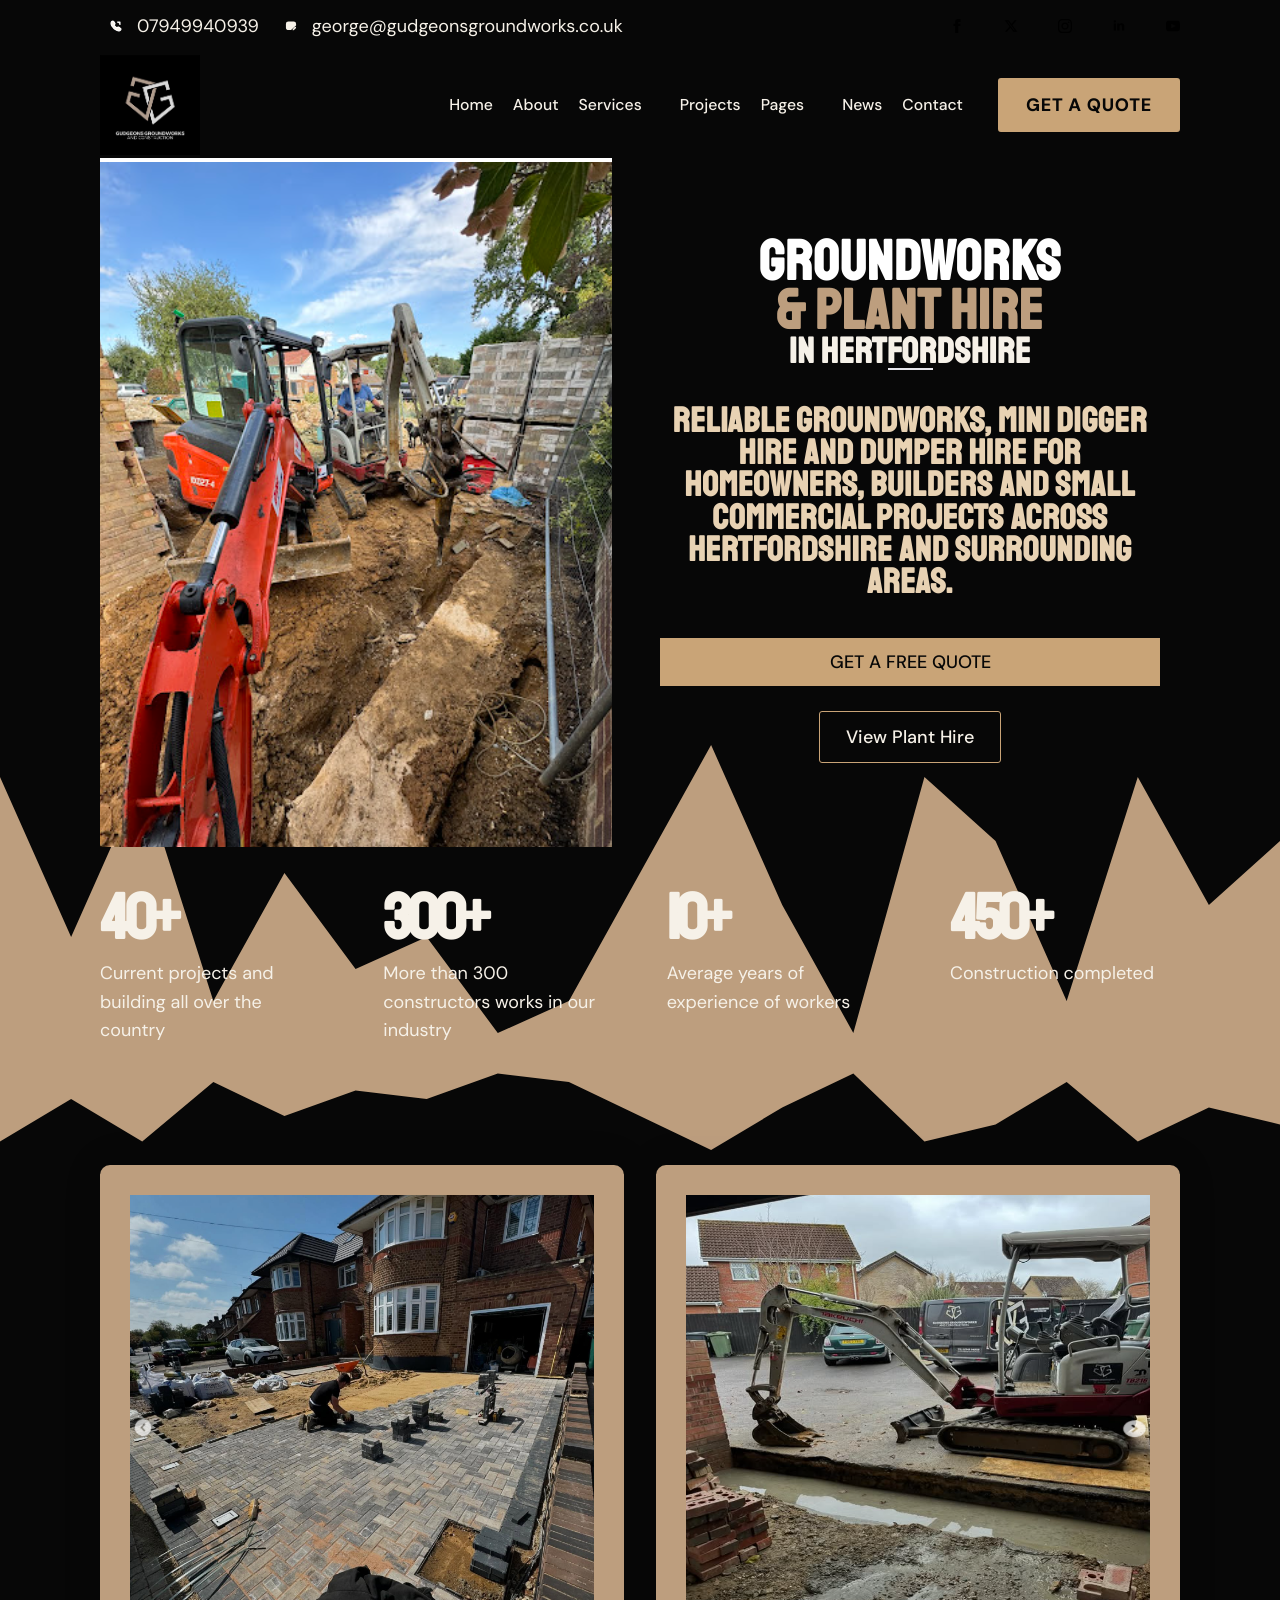
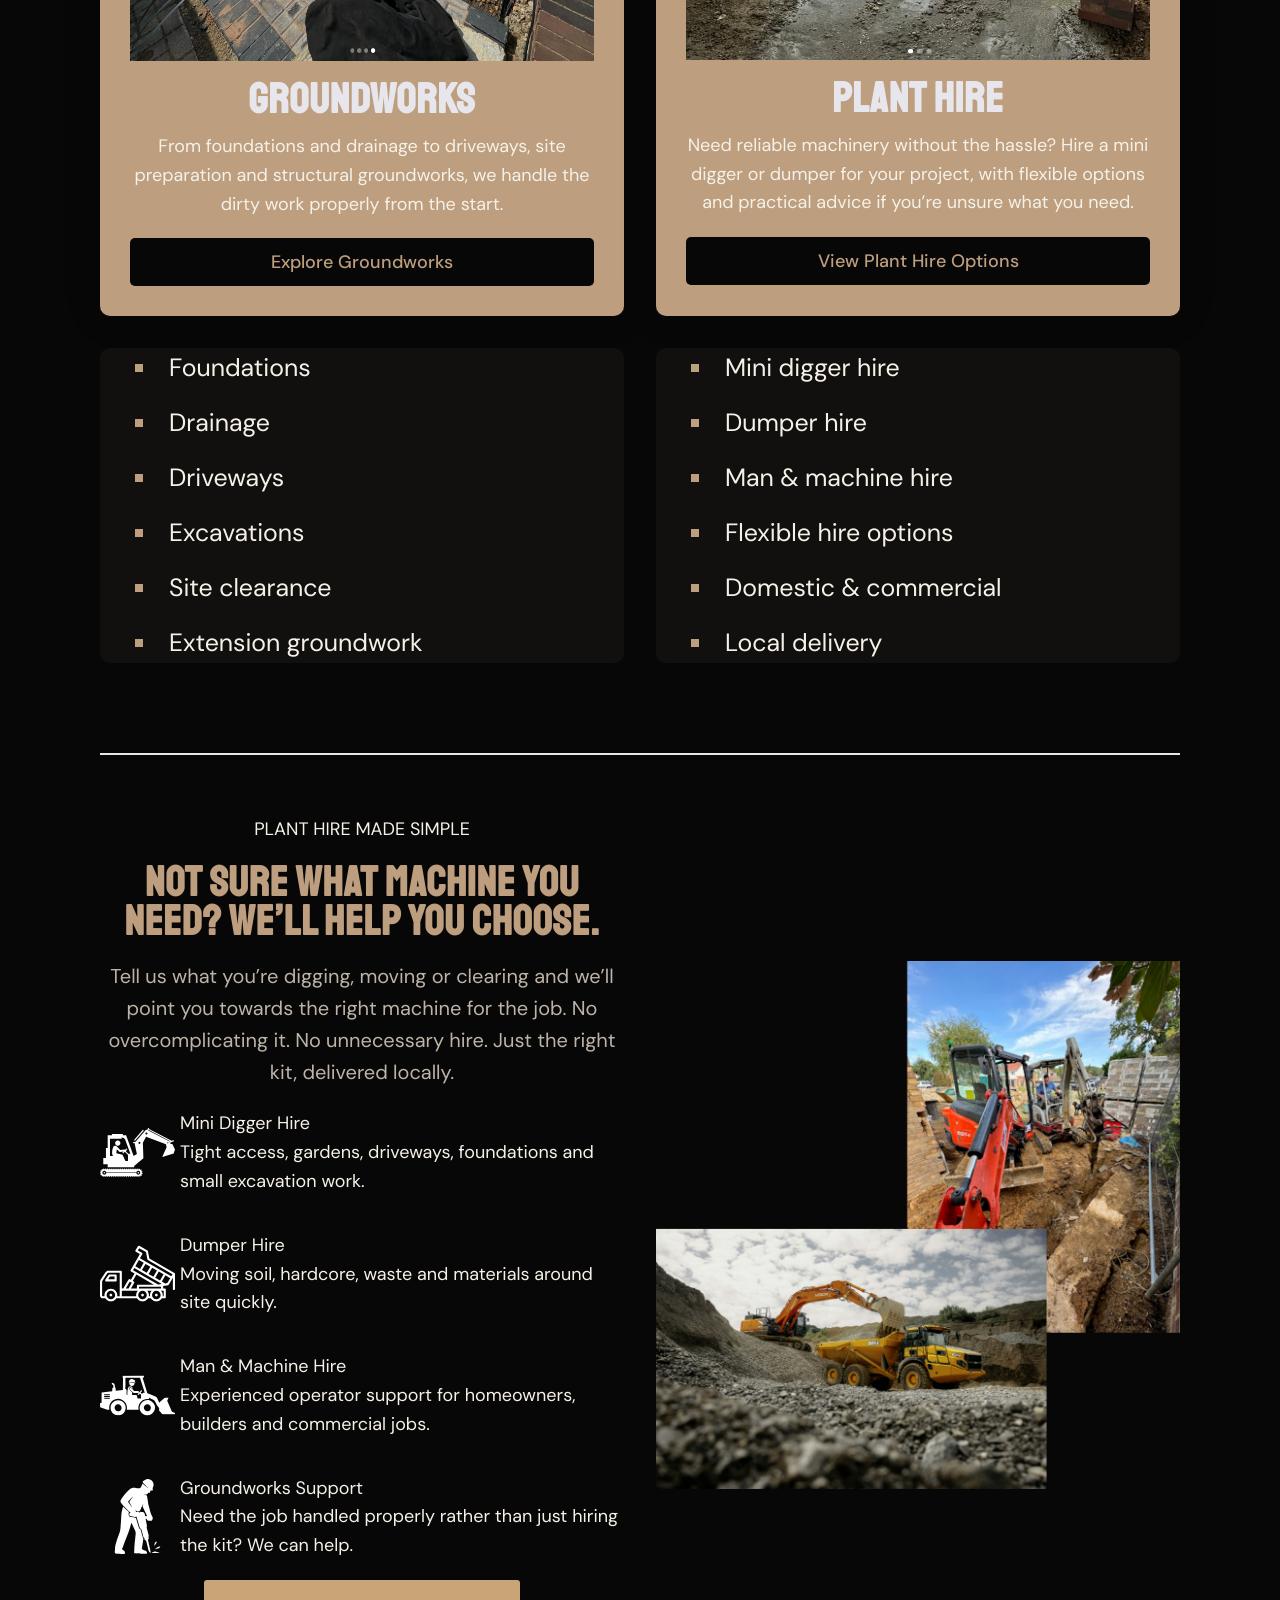
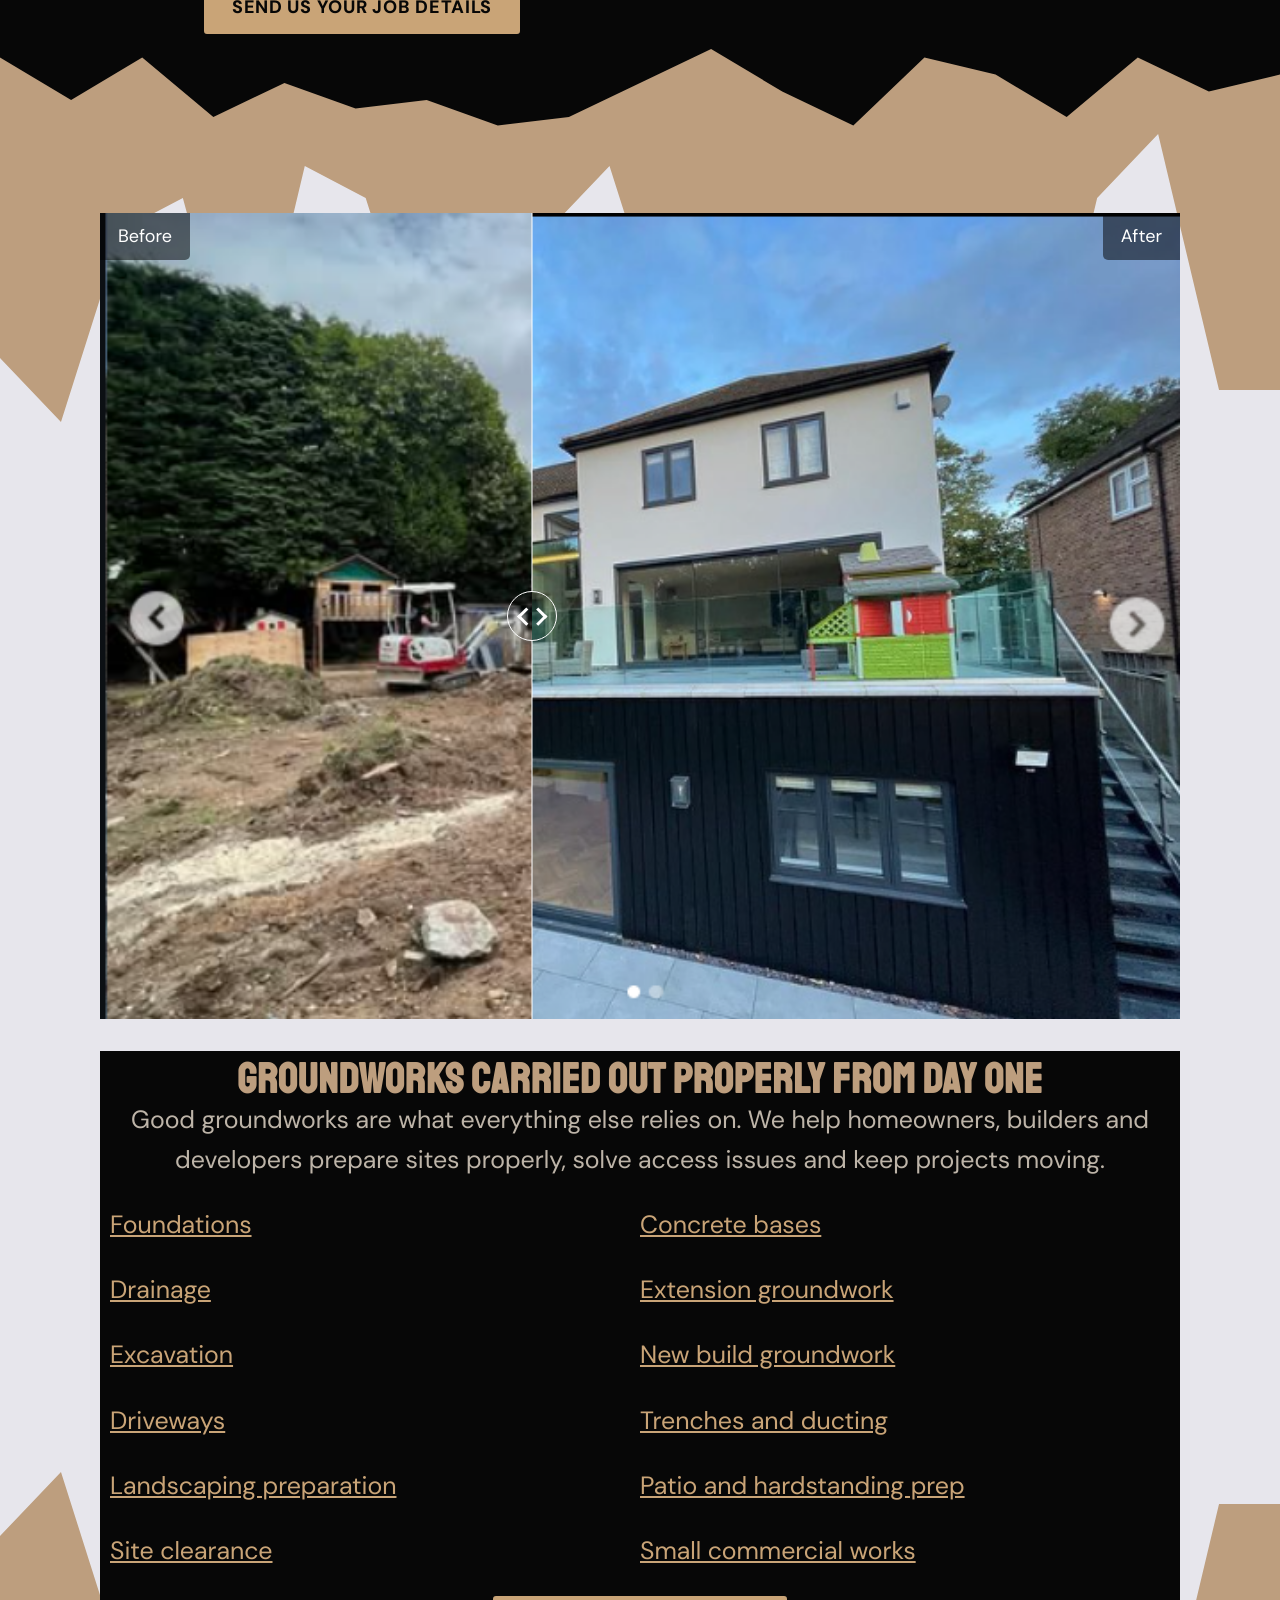
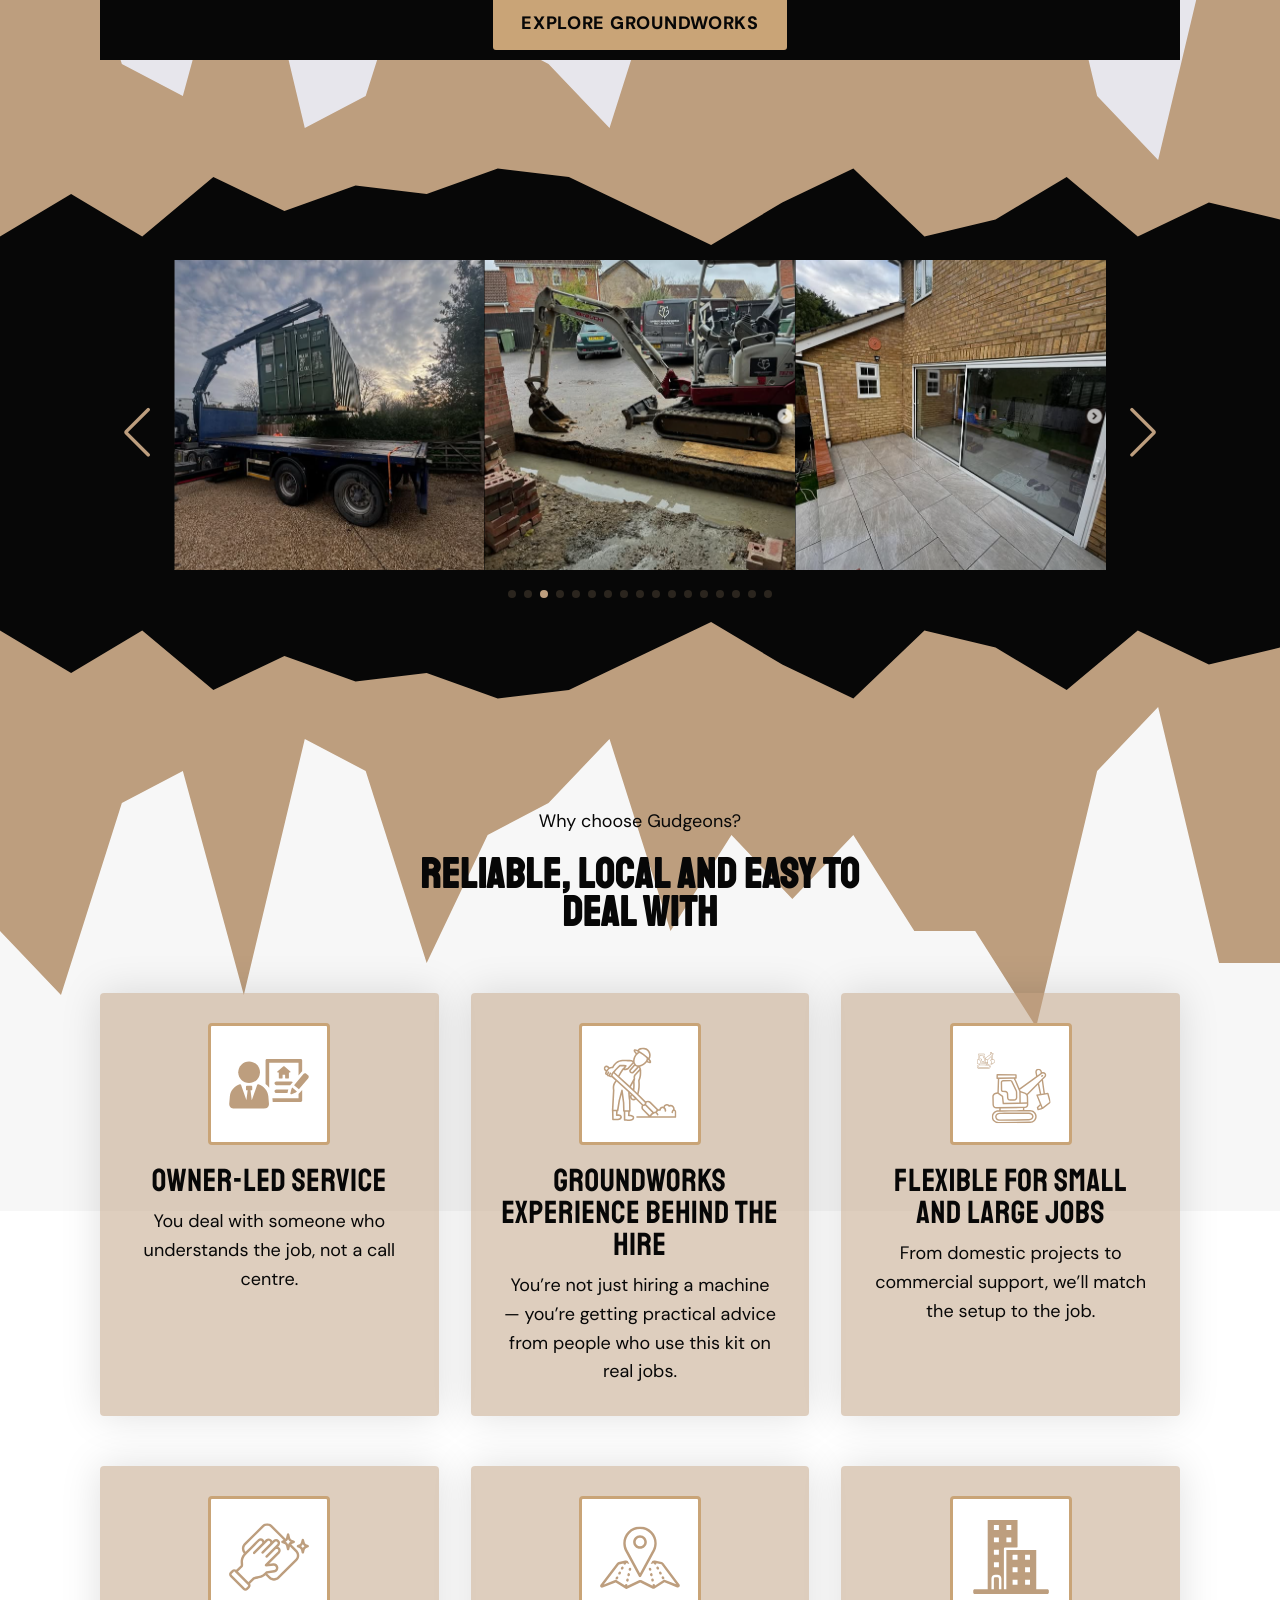
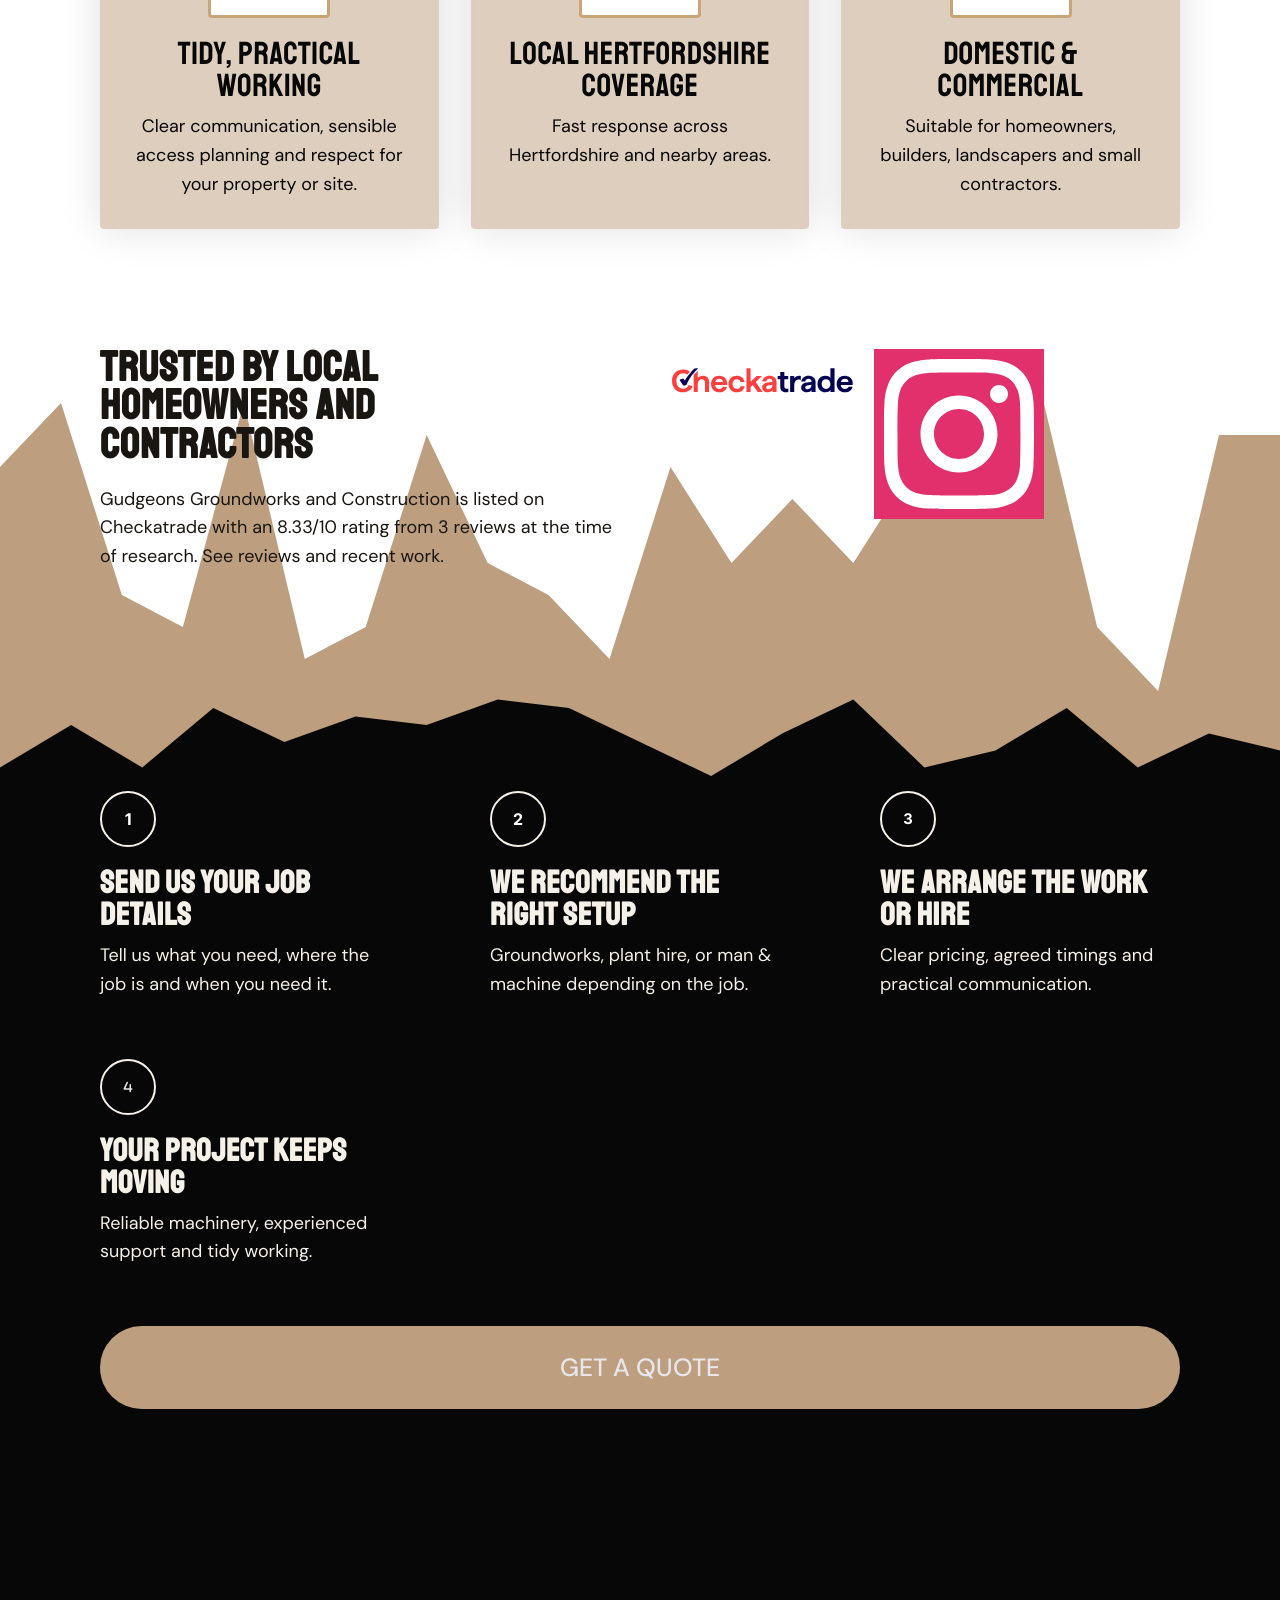
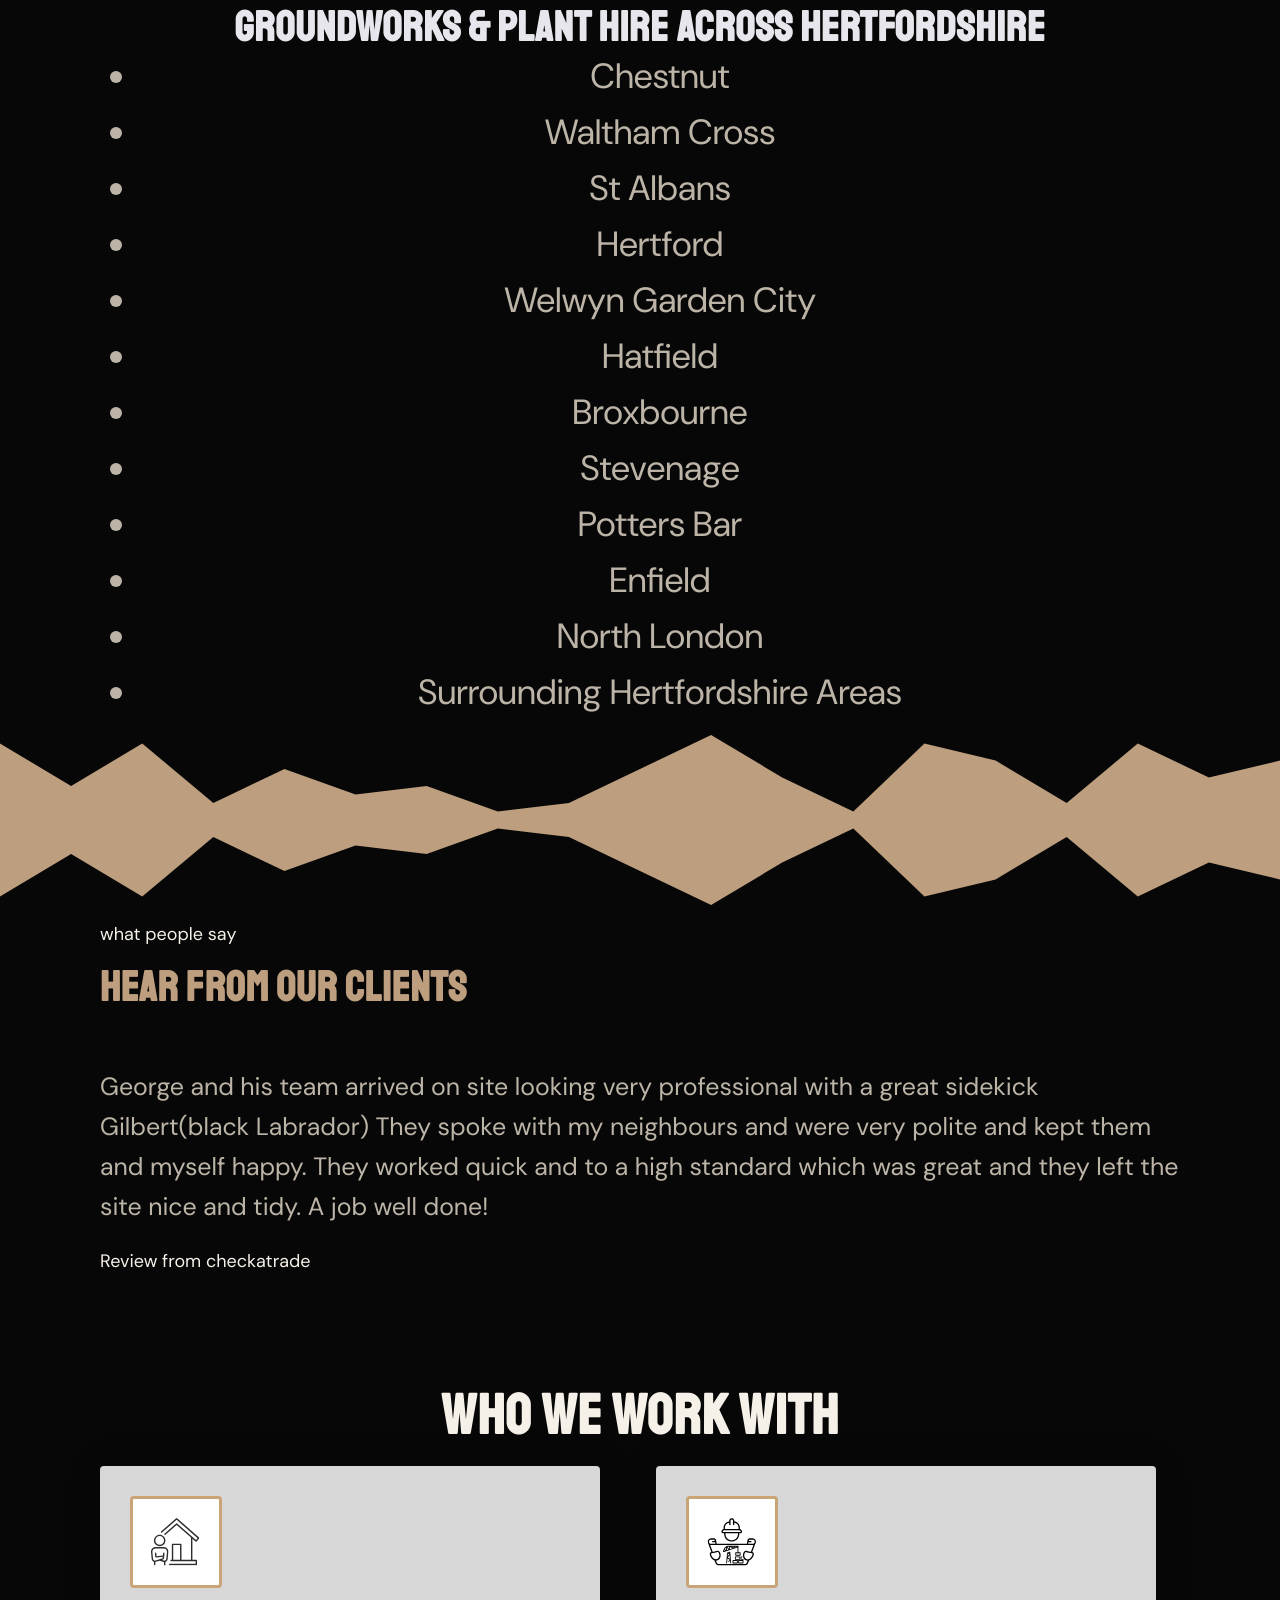
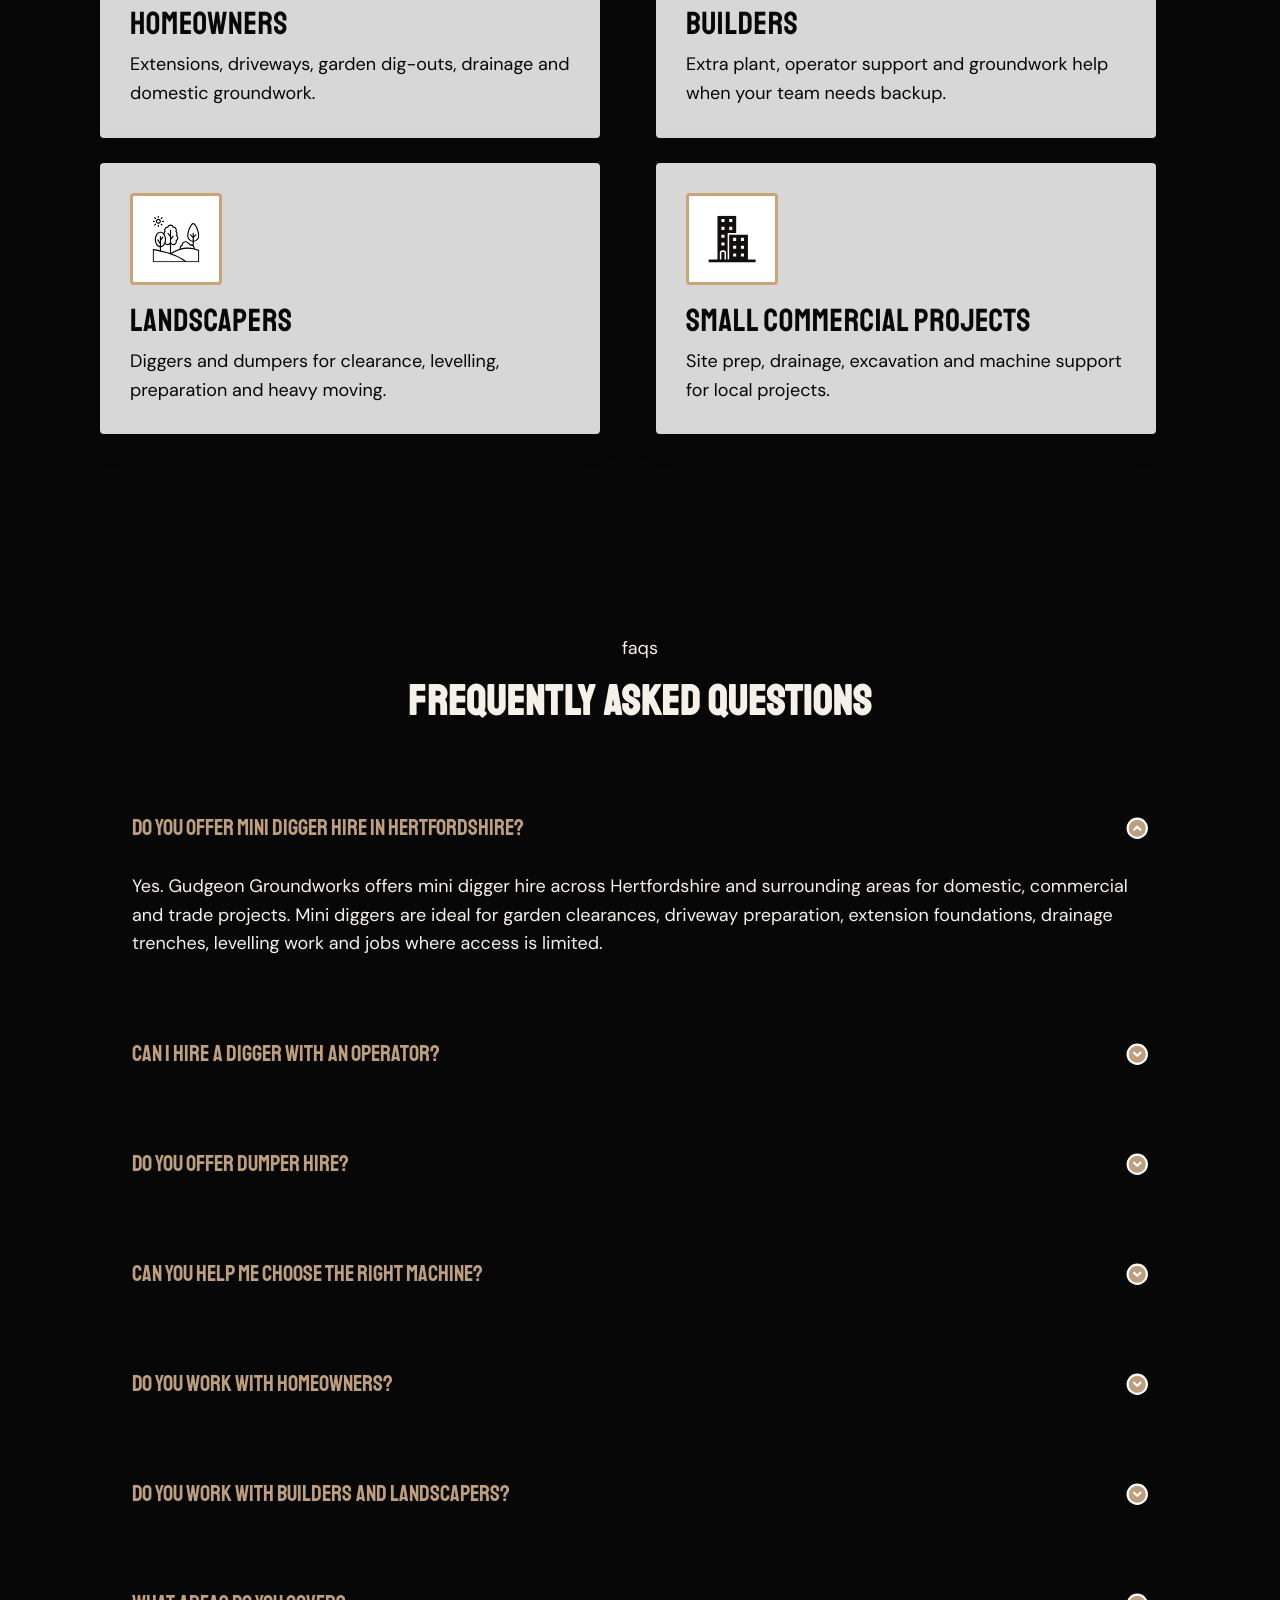
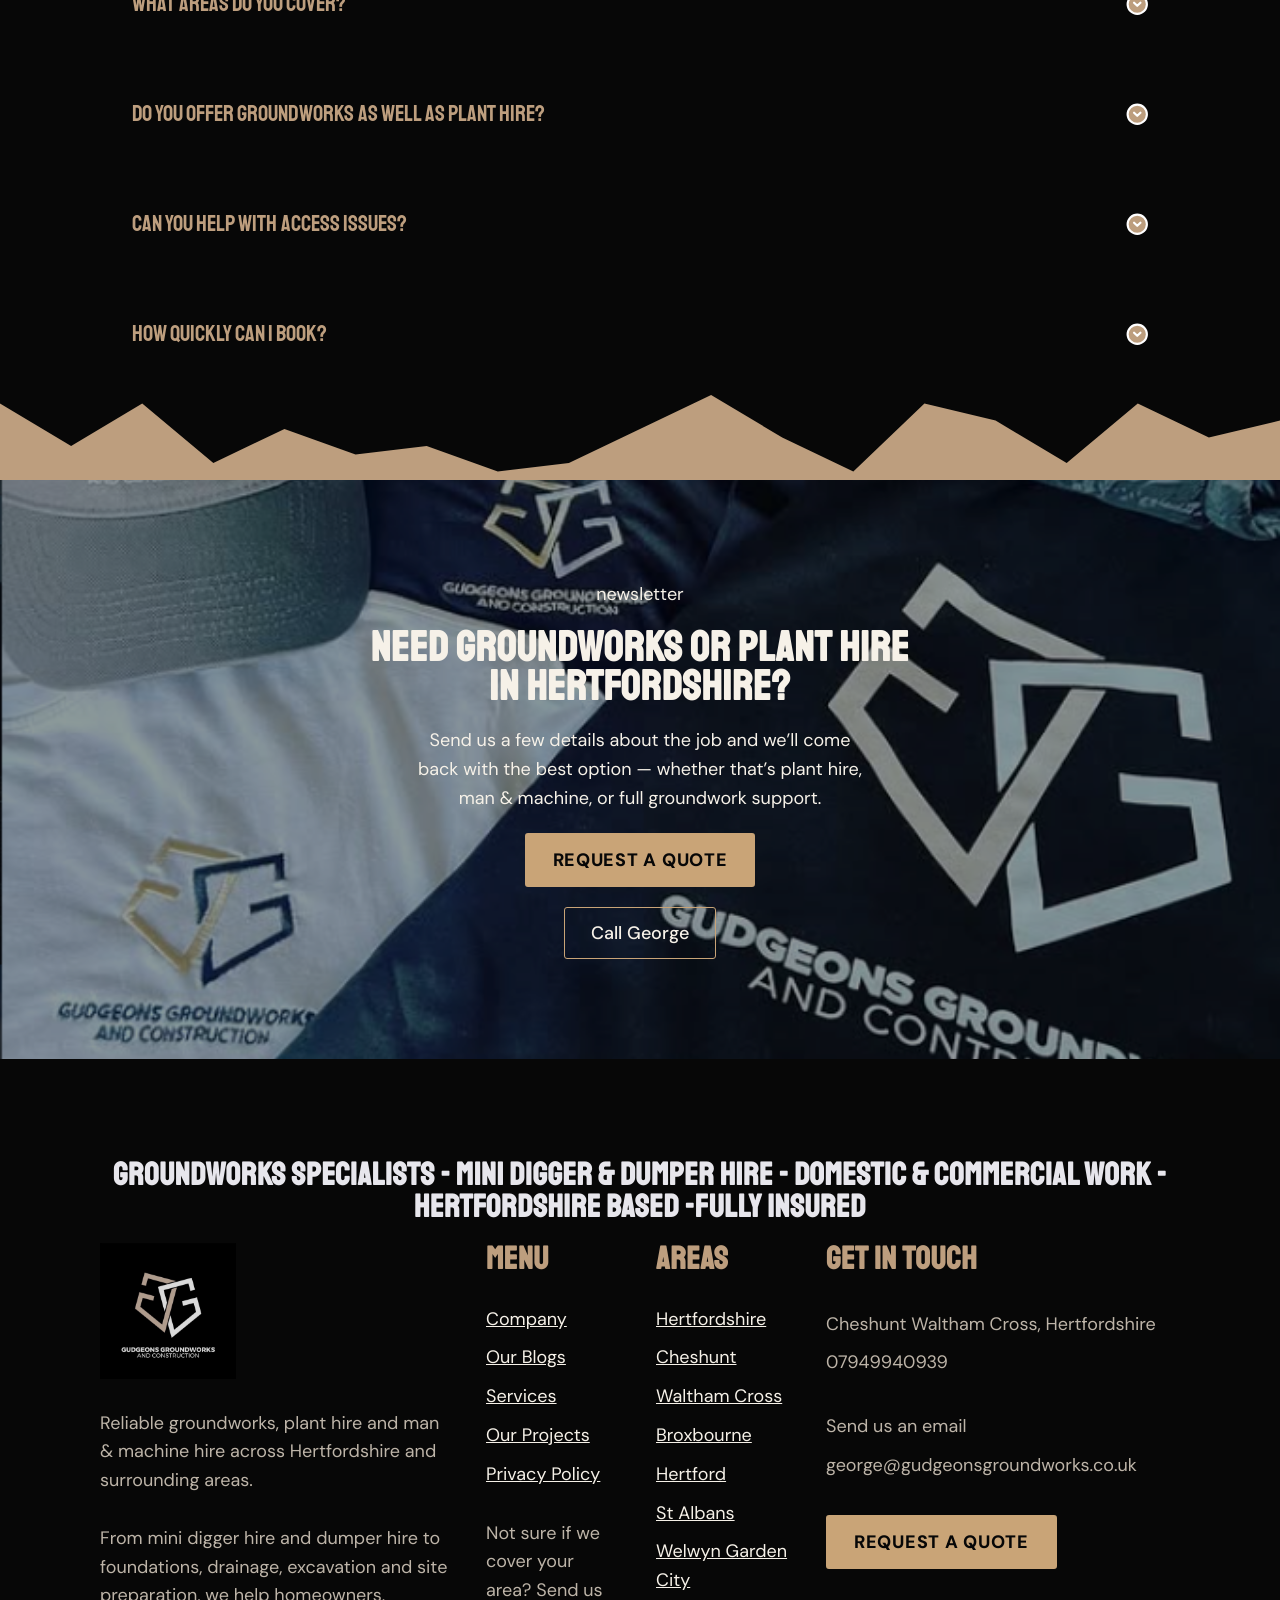
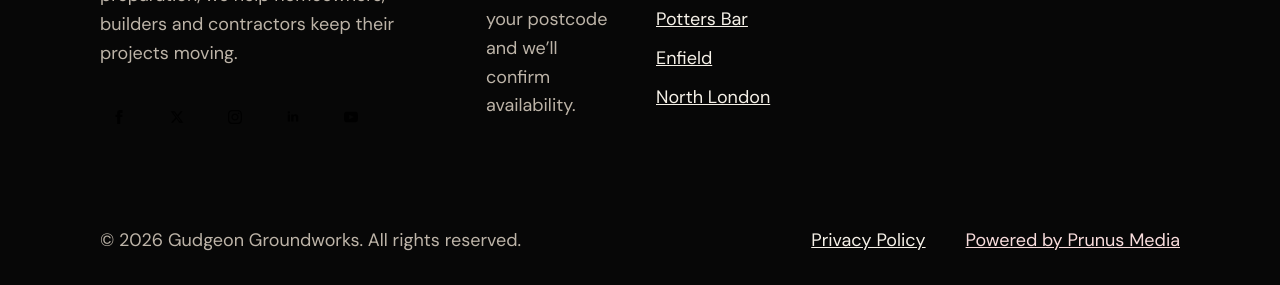
<file: index.html>
<!DOCTYPE html>
<html lang="en-US">

    <head><meta charset="UTF-8">
        
        <meta name="viewport" content="width=device-width, initial-scale=1">
                    <link rel="stylesheet" href="/wp-content/plugins/breakdance/plugin/themeless/normalize.min.css">
                <title>Gudgeons Groundworks</title>
<meta name="robots" content="max-image-preview:large">
<link rel="alternate" title="oEmbed (JSON)" type="application/json+oembed" href="/wp-json/oembed/1.0/embed?url=%2F">
<link rel="alternate" title="oEmbed (XML)" type="text/xml+oembed" href="/wp-json/oembed/1.0/embed?url=%2F&amp;format=xml">
<style id="wp-img-auto-sizes-contain-inline-css">
img:is([sizes=auto i],[sizes^="auto," i]){contain-intrinsic-size:3000px 1500px}
/*# sourceURL=wp-img-auto-sizes-contain-inline-css */
</style>
<style id="wp-emoji-styles-inline-css">

	img.wp-smiley, img.emoji {
		display: inline !important;
		border: none !important;
		box-shadow: none !important;
		height: 1em !important;
		width: 1em !important;
		margin: 0 0.07em !important;
		vertical-align: -0.1em !important;
		background: none !important;
		padding: 0 !important;
	}
/*# sourceURL=wp-emoji-styles-inline-css */
</style>
<style id="wp-block-library-inline-css">
:root{--wp-block-synced-color:#7a00df;--wp-block-synced-color--rgb:122,0,223;--wp-bound-block-color:var(--wp-block-synced-color);--wp-editor-canvas-background:#ddd;--wp-admin-theme-color:#007cba;--wp-admin-theme-color--rgb:0,124,186;--wp-admin-theme-color-darker-10:#006ba1;--wp-admin-theme-color-darker-10--rgb:0,107,160.5;--wp-admin-theme-color-darker-20:#005a87;--wp-admin-theme-color-darker-20--rgb:0,90,135;--wp-admin-border-width-focus:2px}@media (min-resolution:192dpi){:root{--wp-admin-border-width-focus:1.5px}}.wp-element-button{cursor:pointer}:root .has-very-light-gray-background-color{background-color:#eee}:root .has-very-dark-gray-background-color{background-color:#313131}:root .has-very-light-gray-color{color:#eee}:root .has-very-dark-gray-color{color:#313131}:root .has-vivid-green-cyan-to-vivid-cyan-blue-gradient-background{background:linear-gradient(135deg,#00d084,#0693e3)}:root .has-purple-crush-gradient-background{background:linear-gradient(135deg,#34e2e4,#4721fb 50%,#ab1dfe)}:root .has-hazy-dawn-gradient-background{background:linear-gradient(135deg,#faaca8,#dad0ec)}:root .has-subdued-olive-gradient-background{background:linear-gradient(135deg,#fafae1,#67a671)}:root .has-atomic-cream-gradient-background{background:linear-gradient(135deg,#fdd79a,#004a59)}:root .has-nightshade-gradient-background{background:linear-gradient(135deg,#330968,#31cdcf)}:root .has-midnight-gradient-background{background:linear-gradient(135deg,#020381,#2874fc)}:root{--wp--preset--font-size--normal:16px;--wp--preset--font-size--huge:42px}.has-regular-font-size{font-size:1em}.has-larger-font-size{font-size:2.625em}.has-normal-font-size{font-size:var(--wp--preset--font-size--normal)}.has-huge-font-size{font-size:var(--wp--preset--font-size--huge)}:root .has-text-align-center{text-align:center}:root .has-text-align-left{text-align:left}:root .has-text-align-right{text-align:right}.has-fit-text{white-space:nowrap!important}#end-resizable-editor-section{display:none}.aligncenter{clear:both}.items-justified-left{justify-content:flex-start}.items-justified-center{justify-content:center}.items-justified-right{justify-content:flex-end}.items-justified-space-between{justify-content:space-between}.screen-reader-text{word-wrap:normal!important;border:0;clip-path:inset(50%);height:1px;margin:-1px;overflow:hidden;padding:0;position:absolute;width:1px}.screen-reader-text:focus{background-color:#ddd;clip-path:none;color:#444;display:block;font-size:1em;height:auto;left:5px;line-height:normal;padding:15px 23px 14px;text-decoration:none;top:5px;width:auto;z-index:100000}html :where(.has-border-color){border-style:solid}html :where([style*=border-color]){border-style:solid}html :where([style*=border-top-color]){border-top-style:solid}html :where([style*=border-right-color]){border-right-style:solid}html :where([style*=border-bottom-color]){border-bottom-style:solid}html :where([style*=border-left-color]){border-left-style:solid}html :where([style*=border-width]){border-style:solid}html :where([style*=border-top-width]){border-top-style:solid}html :where([style*=border-right-width]){border-right-style:solid}html :where([style*=border-bottom-width]){border-bottom-style:solid}html :where([style*=border-left-width]){border-left-style:solid}html :where(img[class*=wp-image-]){height:auto;max-width:100%}:where(figure){margin:0 0 1em}html :where(.is-position-sticky){--wp-admin--admin-bar--position-offset:var(--wp-admin--admin-bar--height,0px)}@media screen and (max-width:600px){html :where(.is-position-sticky){--wp-admin--admin-bar--position-offset:0px}}
/*# sourceURL=/wp-includes/css/dist/block-library/common.min.css */
</style>
<style id="classic-theme-styles-inline-css">
/*! This file is auto-generated */
.wp-block-button__link{color:#fff;background-color:#32373c;border-radius:9999px;box-shadow:none;text-decoration:none;padding:calc(.667em + 2px) calc(1.333em + 2px);font-size:1.125em}.wp-block-file__button{background:#32373c;color:#fff;text-decoration:none}
/*# sourceURL=/wp-includes/css/classic-themes.min.css */
</style>


<link rel="https://api.w.org/" href="/wp-json/"><link rel="alternate" title="JSON" type="application/json" href="/wp-json/wp/v2/pages/32"><link rel="EditURI" type="application/rsd+xml" title="RSD" href="/xmlrpc.php?rsd">
<meta name="generator" content="WordPress 7.0">
<link rel="canonical" href="/">
<link rel="shortlink" href="/">
<!-- [HEADER ASSETS] -->
<link rel="stylesheet" href="/wp-content/plugins/breakdance/subplugins/breakdance-elements/dependencies-files/awesome-menu@1/awesome-menu.css?bd_ver=2.7.2">
<link rel="stylesheet" href="/wp-content/plugins/breakdance/subplugins/breakdance-elements/dependencies-files/breakdance-fancy-background@1/fancy-background.css?bd_ver=2.7.2">
<link rel="stylesheet" href="/wp-content/plugins/breakdance/subplugins/breakdance-elements/dependencies-files/swiper@8/swiper-bundle.min.css?bd_ver=2.7.2">
<link rel="stylesheet" href="/wp-content/plugins/breakdance/subplugins/breakdance-elements/dependencies-files/swiper@8/breakdance-swiper-preset-defaults.css?bd_ver=2.7.2">
<link rel="stylesheet" href="/wp-content/plugins/breakdance/subplugins/breakdance-elements/dependencies-files/lightgallery@2/css/lightgallery-bundle.min.css?bd_ver=2.7.2">
<link rel="stylesheet" href="https://fonts.googleapis.com/css2?family=DM%20Sans:ital,wght@0,100;0,200;0,300;0,400;0,500;0,600;0,700;0,800;0,900;1,100;1,200;1,300;1,400;1,500;1,600;1,700;1,800;1,900&amp;family=Staatliches:ital,wght@0,100;0,200;0,300;0,400;0,500;0,600;0,700;0,800;0,900;1,100;1,200;1,300;1,400;1,500;1,600;1,700;1,800;1,900&amp;display=swap">

<link rel="stylesheet" href="/wp-content/uploads/breakdance/css/post-16-defaults.css?v=1b65a50ecc96834bd5dd41c5c7f5b5b8">

<link rel="stylesheet" href="/wp-content/uploads/breakdance/css/post-32-defaults.css?v=74528a5ea806e454e667d7173cfb9016">

<link rel="stylesheet" href="/wp-content/uploads/breakdance/css/post-17-defaults.css?v=ce8cac83e4fe69ccddf58975defb6daa">

<link rel="stylesheet" href="/wp-content/uploads/breakdance/css/global-settings.css?v=91d1530851d2650b0f7937f67b6e31bd">

<link rel="stylesheet" href="/wp-content/uploads/breakdance/css/post-16.css?v=90e5682e90ce48ebf3d19288bd6d092d">

<link rel="stylesheet" href="/wp-content/uploads/breakdance/css/post-32.css?v=d7c64ae0c9d40c7e2c0e05ccade014dc">

<link rel="stylesheet" href="/wp-content/uploads/breakdance/css/post-17.css?v=d521432ee032177b07e4b2360bf873e8">
<!-- [/EOF HEADER ASSETS] -->
    </head>
    
    <body class="home wp-singular page-template-default page page-id-32 wp-theme-breakdance-zero breakdance">
                    <section class="bde-section-16-100 bde-section">
  
  
	



<div class="section-container"><div class="bde-icon-list-16-101 bde-icon-list bde-icon-list--background">
<ul>
  
              
    <li>
              <div class="bde-icon-list__item-wrapper">
      
      <span class="bde-icon-list__icon" aria-hidden="true">
        <svg xmlns="http://www.w3.org/2000/svg" width="11" height="11" viewbox="0 0 11 11" fill="none">
<path d="M10 8.35954C10 8.52178 9.96395 8.68853 9.88733 8.85078C9.81072 9.01302 9.71157 9.16625 9.58087 9.31047C9.36004 9.55383 9.11668 9.72959 8.84176 9.84226C8.57136 9.95493 8.27842 10.0135 7.96294 10.0135C7.50326 10.0135 7.01202 9.90536 6.49374 9.68453C5.97546 9.4637 5.45719 9.16625 4.94342 8.79219C4.41978 8.40916 3.92565 7.98734 3.4652 7.5303C3.00946 7.07151 2.58913 6.57887 2.20781 6.05659C1.83826 5.54281 1.54081 5.02904 1.32449 4.51978C1.10816 4.00601 1 3.51477 1 3.04607C1 2.73961 1.05408 2.44667 1.16224 2.17626C1.27041 1.90135 1.44166 1.64897 1.68052 1.42364C1.96895 1.13971 2.28443 1 2.61793 1C2.74412 1 2.87031 1.02704 2.98297 1.08112C3.10015 1.1352 3.20381 1.21632 3.28493 1.3335L4.3305 2.80721C4.41162 2.91988 4.47021 3.02354 4.51077 3.12268C4.55133 3.21733 4.57386 3.31197 4.57386 3.3976C4.57386 3.50576 4.54231 3.61392 4.47922 3.71758C4.42063 3.82123 4.335 3.92939 4.22684 4.03756L3.88433 4.39359C3.83475 4.44316 3.81222 4.50175 3.81222 4.57386C3.81222 4.60992 3.81673 4.64146 3.82574 4.67752C3.83926 4.71357 3.85278 4.74061 3.86179 4.76765C3.94291 4.91637 4.08262 5.11017 4.28092 5.34452C4.48373 5.57887 4.70005 5.81773 4.9344 6.05659C5.17777 6.29544 5.41212 6.51627 5.65098 6.71908C5.88533 6.91738 6.07912 7.05258 6.23235 7.1337C6.25488 7.14271 6.28192 7.15623 6.31347 7.16975C6.34952 7.18327 6.38558 7.18778 6.42614 7.18778C6.50275 7.18778 6.56134 7.16074 6.61092 7.11117L6.95343 6.77316C7.0661 6.66049 7.17426 6.57486 7.27792 6.52078C7.38157 6.45769 7.48523 6.42614 7.5979 6.42614C7.68353 6.42614 7.77366 6.44417 7.87281 6.48473C7.97196 6.52529 8.07561 6.58388 8.18828 6.66049L9.68002 7.71958C9.7972 7.8007 9.87832 7.89534 9.92789 8.00801C9.97296 8.12068 10 8.23335 10 8.35954Z" stroke="white" stroke-width="1.1" stroke-miterlimit="10"></path>
<path d="M6.94897 1.90137H9.11222V4.06461" stroke="white" stroke-width="1.1" stroke-linecap="round" stroke-linejoin="round"></path>
</svg>
      </span>
      <span class="bde-icon-list__text">
      07949940939
      </span>
              </div>
      
    </li>

  
              
    <li>
              <div class="bde-icon-list__item-wrapper">
      
      <span class="bde-icon-list__icon" aria-hidden="true">
        <svg xmlns="http://www.w3.org/2000/svg" width="13" height="12" viewbox="0 0 13 12" fill="none">
<path d="M6.5 10.35H3.75C2.1 10.35 1 9.525 1 7.6V3.75C1 1.825 2.1 1 3.75 1H9.25C10.9 1 12 1.825 12 3.75V5.4" stroke="white" stroke-miterlimit="10" stroke-linecap="round" stroke-linejoin="round"></path>
<path d="M9.25 4.02499L7.5285 5.39999C6.962 5.85099 6.0325 5.85099 5.466 5.39999L3.75 4.02499M10.4655 7.19849L8.5185 9.14549C8.4415 9.22249 8.37 9.36549 8.3535 9.46999L8.249 10.2125C8.2105 10.482 8.3975 10.669 8.667 10.6305L9.4095 10.526C9.514 10.5095 9.6625 10.438 9.734 10.361L11.681 8.41399C12.0165 8.07849 12.176 7.68799 11.681 7.19299C11.1915 6.70349 10.801 6.86299 10.4655 7.19849Z" stroke="white" stroke-miterlimit="10" stroke-linecap="round" stroke-linejoin="round"></path>
<path d="M10.185 7.479C10.35 8.073 10.812 8.535 11.406 8.7" stroke="white" stroke-miterlimit="10" stroke-linecap="round" stroke-linejoin="round"></path>
</svg>
      </span>
      <span class="bde-icon-list__text">
      george@gudgeonsgroundworks.co.uk
      </span>
              </div>
      
    </li>

  </ul>

</div><div class="bde-social-icons-16-102 bde-social-icons">
                  
            
            

    
    
    
    
    
    <a class="breakdance-link bde-social-icons__icon-wrapper bde-social-icons__icon-facebook" href="https://www.facebook.com/" target="_self" data-type="url" aria-label="facebook">

             <svg xmlns="http://www.w3.org/2000/svg" width="100%" viewbox="0 0 24 24">
            <path d="M9 8h-3v4h3v12h5v-12h3.642l.358-4h-4v-1.667c0-.955.192-1.333 1.115-1.333h2.885v-5h-3.808c-3.596 0-5.192 1.583-5.192 4.615v3.385z"></path>
       </svg>
              </a>

                    
            
            

    
    
    
    
    
    <a class="breakdance-link bde-social-icons__icon-wrapper bde-social-icons__icon-twitter" href="https://twitter.com/" target="_self" data-type="url" aria-label="twitter">

              <svg xmlns="http://www.w3.org/2000/svg" width="100%" viewbox="0 0 512 512">
          <path d="M389.2 48h70.6L305.6 224.2 487 464H345L233.7 318.6 106.5 464H35.8L200.7 275.5 26.8 48H172.4L272.9 180.9 389.2 48zM364.4 421.8h39.1L151.1 88h-42L364.4 421.8z"></path>
        </svg>
              </a>

                    
            
            

    
    
    
    
    
    <a class="breakdance-link bde-social-icons__icon-wrapper bde-social-icons__icon-instagram" href="https://www.instagram.com/" target="_self" data-type="url" aria-label="instagram">

             <svg xmlns="http://www.w3.org/2000/svg" width="100%" viewbox="0 0 24 24">
            <path d="M12 2.163c3.204 0 3.584.012 4.85.07 3.252.148 4.771 1.691 4.919 4.919.058 1.265.069 1.645.069 4.849 0 3.205-.012 3.584-.069 4.849-.149 3.225-1.664 4.771-4.919 4.919-1.266.058-1.644.07-4.85.07-3.204 0-3.584-.012-4.849-.07-3.26-.149-4.771-1.699-4.919-4.92-.058-1.265-.07-1.644-.07-4.849 0-3.204.013-3.583.07-4.849.149-3.227 1.664-4.771 4.919-4.919 1.266-.057 1.645-.069 4.849-.069zm0-2.163c-3.259 0-3.667.014-4.947.072-4.358.2-6.78 2.618-6.98 6.98-.059 1.281-.073 1.689-.073 4.948 0 3.259.014 3.668.072 4.948.2 4.358 2.618 6.78 6.98 6.98 1.281.058 1.689.072 4.948.072 3.259 0 3.668-.014 4.948-.072 4.354-.2 6.782-2.618 6.979-6.98.059-1.28.073-1.689.073-4.948 0-3.259-.014-3.667-.072-4.947-.196-4.354-2.617-6.78-6.979-6.98-1.281-.059-1.69-.073-4.949-.073zm0 5.838c-3.403 0-6.162 2.759-6.162 6.162s2.759 6.163 6.162 6.163 6.162-2.759 6.162-6.163c0-3.403-2.759-6.162-6.162-6.162zm0 10.162c-2.209 0-4-1.79-4-4 0-2.209 1.791-4 4-4s4 1.791 4 4c0 2.21-1.791 4-4 4zm6.406-11.845c-.796 0-1.441.645-1.441 1.44s.645 1.44 1.441 1.44c.795 0 1.439-.645 1.439-1.44s-.644-1.44-1.439-1.44z"></path>
       </svg>
              </a>

                    
            
            

    
    
    
    
    
    <a class="breakdance-link bde-social-icons__icon-wrapper bde-social-icons__icon-linkedin" href="http://linkedin.com/" target="_self" data-type="url" aria-label="linkedin">

             <svg xmlns="http://www.w3.org/2000/svg" width="100%" viewbox="-4 -2 32 32">
            <path d="M4.98 3.5c0 1.381-1.11 2.5-2.48 2.5s-2.48-1.119-2.48-2.5c0-1.38 1.11-2.5 2.48-2.5s2.48 1.12 2.48 2.5zm.02 4.5h-5v16h5v-16zm7.982 0h-4.968v16h4.969v-8.399c0-4.67 6.029-5.052 6.029 0v8.399h4.988v-10.131c0-7.88-8.922-7.593-11.018-3.714v-2.155z"></path>
       </svg>
              </a>

                    
            
            

    
    
    
    
    
    <a class="breakdance-link bde-social-icons__icon-wrapper bde-social-icons__icon-youtube" href="https://www.youtube.com/" target="_self" data-type="url" aria-label="youtube">

             <svg xmlns="http://www.w3.org/2000/svg" width="100%" viewbox="0 0 24 24">
            <path d="M19.615 3.184c-3.604-.246-11.631-.245-15.23 0-3.897.266-4.356 2.62-4.385 8.816.029 6.185.484 8.549 4.385 8.816 3.6.245 11.626.246 15.23 0 3.897-.266 4.356-2.62 4.385-8.816-.029-6.185-.484-8.549-4.385-8.816zm-10.615 12.816v-8l8 3.993-8 4.007z"></path>
       </svg>
              </a>

    
</div></div>
</section><header class="bde-header-builder-16-103 bde-header-builder bde-header-builder--sticky-scroll-slide">

<div class="bde-header-builder__container"><a class="bde-container-link-16-114 bde-container-link breakdance-link" href="/" target="_self" data-type="url">
  
  
	



<div class="bde-image-16-116 bde-image">
<figure class="breakdance-image breakdance-image--33">
	<div class="breakdance-image-container">
		<div class="breakdance-image-clip"><img class="breakdance-image-object" src="/wp-content/uploads/2026/05/Screenshot-2026-05-28-125658.png" width="844" height="844" srcset="/wp-content/uploads/2026/05/Screenshot-2026-05-28-125658.png 844w, /wp-content/uploads/2026/05/Screenshot-2026-05-28-125658-300x300.png 300w, /wp-content/uploads/2026/05/Screenshot-2026-05-28-125658-150x150.png 150w, /wp-content/uploads/2026/05/Screenshot-2026-05-28-125658-768x768.png 768w" sizes="(max-width: 844px) 100vw, 844px"></div>
	</div></figure>

</div>

</a><div class="bde-menu-16-105 bde-menu">


      
        
    <nav class="breakdance-menu breakdance-menu--collapse  breakdance-menu--active-styles breakdance-menu--active-underline  ">
    <button class="breakdance-menu-toggle breakdance-menu-toggle--squeeze" type="button" aria-label="Open Menu" aria-expanded="false" aria-controls="menu-105">
                  <span class="breakdance-menu-toggle-icon">
            <span class="breakdance-menu-toggle-lines"></span>
          </span>
            </button>
    
  <ul class="breakdance-menu-list" id="menu-105">
              
  
    <li class="breakdance-menu-item-16-106 breakdance-menu-item">
        
            
            

    
    
    
    
    
    <a class="breakdance-link breakdance-menu-link" href="/" target="_self" data-type="url">
  Home
    </a>

</li><li class="breakdance-menu-item-16-107 breakdance-menu-item">
        
            
            

    
    
    
    
    
    <a class="breakdance-link breakdance-menu-link" href="/about/" target="_self" data-type="url">
  About
    </a>

</li><li class="bde-menu-dropdown-16-108 bde-menu-dropdown breakdance-menu-item">
<div class="breakdance-dropdown  breakdance-dropdown--with-link">
    <div class="breakdance-dropdown-toggle">
      
                      
            
            

    
    
    
    
    
    <a class="breakdance-link breakdance-menu-link" href="/services/" target="_self" data-type="" aria-expanded="false" aria-controls="dropdown-108">

          Services
            </a>

      
      <button class="breakdance-menu-link-arrow" type="button" aria-expanded="false" aria-controls="dropdown-108" aria-label="Services Submenu"></button>
    </div>

    <div class="breakdance-dropdown-floater" aria-hidden="true" id="dropdown-108">
        <div class="breakdance-dropdown-body">
              <div class="breakdance-dropdown-section breakdance-dropdown-section--">
    <div class="breakdance-dropdown-columns">
              <div class="breakdance-dropdown-column ">
          
          <ul class="breakdance-dropdown-links">
                                <li class="breakdance-dropdown-item">
            
            
            

    
    
    
    
    
    <a class="breakdance-link breakdance-dropdown-link" href="/services/construction-consultant/" target="_self" data-type="">

      
      <span class="breakdance-dropdown-link__label">
                  <span class="breakdance-dropdown-link__text">Construction consultant</span>
        
              </span>
        </a>

  </li>

                                <li class="breakdance-dropdown-item">
            
            
            

    
    
    
    
    
    <a class="breakdance-link breakdance-dropdown-link" href="/services/house-renovation/" target="_self" data-type="">

      
      <span class="breakdance-dropdown-link__label">
                  <span class="breakdance-dropdown-link__text">House renovation</span>
        
              </span>
        </a>

  </li>

                                <li class="breakdance-dropdown-item">
            
            
            

    
    
    
    
    
    <a class="breakdance-link breakdance-dropdown-link" href="/services/green-building/" target="_self" data-type="">

      
      <span class="breakdance-dropdown-link__label">
                  <span class="breakdance-dropdown-link__text">Green building</span>
        
              </span>
        </a>

  </li>

                                <li class="breakdance-dropdown-item">
            
            
            

    
    
    
    
    
    <a class="breakdance-link breakdance-dropdown-link" href="/services/metal-roofing/" target="_self" data-type="">

      
      <span class="breakdance-dropdown-link__label">
                  <span class="breakdance-dropdown-link__text">Metal roofing</span>
        
              </span>
        </a>

  </li>

                                <li class="breakdance-dropdown-item">
            
            
            

    
    
    
    
    
    <a class="breakdance-link breakdance-dropdown-link" href="/services/general-contracting/" target="_self" data-type="">

      
      <span class="breakdance-dropdown-link__label">
                  <span class="breakdance-dropdown-link__text">General contracting</span>
        
              </span>
        </a>

  </li>

                                <li class="breakdance-dropdown-item">
            
            
            

    
    
    
    
    
    <a class="breakdance-link breakdance-dropdown-link" href="/services/laminate-flooring/" target="_self" data-type="">

      
      <span class="breakdance-dropdown-link__label">
                  <span class="breakdance-dropdown-link__text">Laminate flooring</span>
        
              </span>
        </a>

  </li>

                      </ul>
        </div>
          </div>
  </div>


                    </div>
    </div>
</div>

</li><li class="breakdance-menu-item-16-109 breakdance-menu-item">
        
            
            

    
    
    
    
    
    <a class="breakdance-link breakdance-menu-link" href="/projects/" target="_self" data-type="url">
  Projects
    </a>

</li><li class="bde-menu-dropdown-16-110 bde-menu-dropdown breakdance-menu-item">
<div class="breakdance-dropdown  breakdance-dropdown--with-link">
    <div class="breakdance-dropdown-toggle">
      
                      
            
            

    
    
    
    
    
    <a class="breakdance-link breakdance-menu-link" href="#" target="_self" data-type="" aria-expanded="false" aria-controls="dropdown-110">

          Pages
            </a>

      
      <button class="breakdance-menu-link-arrow" type="button" aria-expanded="false" aria-controls="dropdown-110" aria-label="Pages Submenu"></button>
    </div>

    <div class="breakdance-dropdown-floater" aria-hidden="true" id="dropdown-110">
        <div class="breakdance-dropdown-body">
              <div class="breakdance-dropdown-section breakdance-dropdown-section--">
    <div class="breakdance-dropdown-columns">
              <div class="breakdance-dropdown-column ">
          
          <ul class="breakdance-dropdown-links">
                                <li class="breakdance-dropdown-item">
            
            
            

    
    
    
    
    
    <a class="breakdance-link breakdance-dropdown-link" href="/frequently-asked-questions/" target="_self" data-type="">

      
      <span class="breakdance-dropdown-link__label">
                  <span class="breakdance-dropdown-link__text">FAQ</span>
        
              </span>
        </a>

  </li>

                                <li class="breakdance-dropdown-item">
            
            
            

    
    
    
    
    
    <a class="breakdance-link breakdance-dropdown-link" href="/our-crew/" target="_self" data-type="">

      
      <span class="breakdance-dropdown-link__label">
                  <span class="breakdance-dropdown-link__text">Our crew</span>
        
              </span>
        </a>

  </li>

                                <li class="breakdance-dropdown-item">
            
            
            

    
    
    
    
    
    <a class="breakdance-link breakdance-dropdown-link" href="/testimonials/" target="_self" data-type="">

      
      <span class="breakdance-dropdown-link__label">
                  <span class="breakdance-dropdown-link__text">Testimonials</span>
        
              </span>
        </a>

  </li>

                      </ul>
        </div>
          </div>
  </div>


                    </div>
    </div>
</div>

</li><li class="breakdance-menu-item-16-111 breakdance-menu-item">
        
            
            

    
    
    
    
    
    <a class="breakdance-link breakdance-menu-link" href="/news/" target="_self" data-type="url">
  News
    </a>

</li><li class="breakdance-menu-item-16-112 breakdance-menu-item">
        
            
            

    
    
    
    
    
    <a class="breakdance-link breakdance-menu-link" href="/contact/" target="_self" data-type="url">
  Contact
    </a>

</li><li class="bde-button-16-113 bde-button breakdance-menu-item">
        
    
    
    
    
            
                    
            
            

    
    
    
    
    
    <a class="breakdance-link button-atom button-atom--primary bde-button__button" href="/contact/" target="_self" data-type="url">

    
        <span class="button-atom__text">Get a quote</span>

        
        
                </a>

    


</li>
  </ul>
  </nav>


</div></div>

<div class="bde-header-builder__header-builder-border-bottom"></div>

</header><section class="bde-section-32-100 bde-section">
  
  
	



        <div class="section-shape-divider-wrapper section-shape-divider-wrapper--1">
          <span class="section-shape-divider">
                      <svg xmlns="http://www.w3.org/2000/svg" viewbox="0 0 1440 320" preserveaspectratio="none">
              <path fill="currentColor" fill-opacity="1" d="M0,32L80,192L160,32L240,256L320,128L400,224L480,192L560,288L640,256L720,128L800,0L880,160L960,288L1040,32L1120,96L1200,256L1280,32L1360,160L1440,96L1440,320L1360,320L1280,320L1200,320L1120,320L1040,320L960,320L880,320L800,320L720,320L640,320L560,320L480,320L400,320L320,320L240,320L160,320L80,320L0,320Z"></path>
            </svg>
                    </span>
      </div>
  <div class="section-container"><div class="bde-columns-32-276 bde-columns"><div class="bde-column-32-277 bde-column">
  
  
	



<div class="bde-image-32-279 bde-image">
<figure class="breakdance-image breakdance-image--77">
	<div class="breakdance-image-container">
		<div class="breakdance-image-clip"><img class="breakdance-image-object" src="/wp-content/uploads/2026/05/Screenshot-2026-05-29-034056.png" width="512" height="689" srcset="/wp-content/uploads/2026/05/Screenshot-2026-05-29-034056.png 512w, /wp-content/uploads/2026/05/Screenshot-2026-05-29-034056-223x300.png 223w" sizes="(max-width: 512px) 100vw, 512px" loading="lazy"></div>
	</div></figure>

</div>
</div><div class="bde-column-32-278 bde-column">
  
  
	



<h1 class="bde-heading-32-102 bde-heading">
GROUNDWORKS 
</h1><h1 class="bde-heading-32-281 bde-heading">
&amp; PLANT HIRE
</h1><h1 class="bde-heading-32-284 bde-heading">
in Hertfordshire
</h1><div class="bde-fancy-divider-32-105 bde-fancy-divider">


<div class="bde-fancy-divider__wrapper">
  <div class="bde-fancy-divider__separator   ">
  	  </div>
</div>

</div><h2 class="bde-heading-32-285 bde-heading">
Reliable groundworks, mini digger hire and dumper hire for homeowners, builders and small commercial projects across Hertfordshire and surrounding areas.
</h2><div class="bde-button-32-104 bde-button">
        
    
    
    
    
            
            <button type="button" class="button-atom button-atom--custom bde-button__button">
    
        <span class="button-atom__text">Get a Free Quote</span>

        
        
            </button>
    


</div><div class="bde-button-32-286 bde-button">
        
    
    
    
    
            
            <button type="button" class="button-atom button-atom--secondary bde-button__button">
    
        <span class="button-atom__text">View Plant Hire</span>

        
        
            </button>
    


</div>
</div></div><div class="bde-div-32-114 bde-div">
  
  
	



<div class="bde-simple-counter-32-115 bde-simple-counter">
<div class="bde-simple-counter__wrapper">
  <p class="bde-simple-counter__number bde-h6">
    <span class="bde-simple-counter__prefix"></span>
    <span class="bde-simple-counter__digit js-digit"></span>
    <span class="bde-simple-counter__suffix">+</span>
  </p>
    	<div class="bde-simple-counter__title">Current projects and building all over the country</div>
  </div>

</div><div class="bde-simple-counter-32-117 bde-simple-counter">
<div class="bde-simple-counter__wrapper">
  <p class="bde-simple-counter__number bde-h6">
    <span class="bde-simple-counter__prefix"></span>
    <span class="bde-simple-counter__digit js-digit"></span>
    <span class="bde-simple-counter__suffix">+</span>
  </p>
    	<div class="bde-simple-counter__title">More than 300 constructors works in our industry</div>
  </div>

</div><div class="bde-simple-counter-32-118 bde-simple-counter">
<div class="bde-simple-counter__wrapper">
  <p class="bde-simple-counter__number bde-h6">
    <span class="bde-simple-counter__prefix"></span>
    <span class="bde-simple-counter__digit js-digit"></span>
    <span class="bde-simple-counter__suffix">+</span>
  </p>
    	<div class="bde-simple-counter__title">Average years of experience of workers</div>
  </div>

</div><div class="bde-simple-counter-32-119 bde-simple-counter">
<div class="bde-simple-counter__wrapper">
  <p class="bde-simple-counter__number bde-h6">
    <span class="bde-simple-counter__prefix"></span>
    <span class="bde-simple-counter__digit js-digit"></span>
    <span class="bde-simple-counter__suffix">+</span>
  </p>
    	<div class="bde-simple-counter__title">Construction completed</div>
  </div>

</div>
</div></div>
</section><section class="bde-section-32-106 bde-section">
  
  
	



        <div class="section-shape-divider-wrapper section-shape-divider-wrapper--1">
          <span class="section-shape-divider">
                      <svg xmlns="http://www.w3.org/2000/svg" viewbox="0 0 1440 320" preserveaspectratio="none">
              <path fill="currentColor" fill-opacity="1" d="M0,32L80,192L160,32L240,256L320,128L400,224L480,192L560,288L640,256L720,128L800,0L880,160L960,288L1040,32L1120,96L1200,256L1280,32L1360,160L1440,96L1440,320L1360,320L1280,320L1200,320L1120,320L1040,320L960,320L880,320L800,320L720,320L640,320L560,320L480,320L400,320L320,320L240,320L160,320L80,320L0,320Z"></path>
            </svg>
                    </span>
      </div>
        <div class="section-shape-divider-wrapper section-shape-divider-wrapper--2">
          <span class="section-shape-divider">
                      <svg xmlns="http://www.w3.org/2000/svg" viewbox="0 0 1440 320" preserveaspectratio="none">
              <path fill="currentColor" fill-opacity="1" d="M0,32L80,192L160,32L240,256L320,128L400,224L480,192L560,288L640,256L720,128L800,0L880,160L960,288L1040,32L1120,96L1200,256L1280,32L1360,160L1440,96L1440,320L1360,320L1280,320L1200,320L1120,320L1040,320L960,320L880,320L800,320L720,320L640,320L560,320L480,320L400,320L320,320L240,320L160,320L80,320L0,320Z"></path>
            </svg>
                    </span>
      </div>
  <div class="section-container"><div class="bde-grid-32-299 bde-grid">
  
  
	



<div class="bde-image-box-32-300 bde-image-box">
<div class="ee-imagebox-image">
  <img class="breakdance-image-object" src="/wp-content/uploads/2026/05/Screenshot-2026-05-28-130114-Copy.png" width="840" height="844" srcset="/wp-content/uploads/2026/05/Screenshot-2026-05-28-130114-Copy.png 840w, /wp-content/uploads/2026/05/Screenshot-2026-05-28-130114-Copy-300x300.png 300w, /wp-content/uploads/2026/05/Screenshot-2026-05-28-130114-Copy-150x150.png 150w, /wp-content/uploads/2026/05/Screenshot-2026-05-28-130114-Copy-768x772.png 768w" sizes="(max-width: 840px) 100vw, 840px">
</div>
<div class="ee-imagebox-content">
      <h2 class="ee-imagebox-title bde-h3">Groundworks</h2>
    
      <div class="ee-imagebox-text">From foundations and drainage to driveways, site preparation and structural groundworks, we handle the dirty work properly from the start.</div>
    
              
    
    
    
    
            
            <button type="button" class="button-atom button-atom--custom ee-imagebox-button">
    
        <span class="button-atom__text">Explore Groundworks</span>

        
        
            </button>
    

  </div>

</div><div class="bde-image-box-32-301 bde-image-box">
<div class="ee-imagebox-image">
  <img class="breakdance-image-object" src="/wp-content/uploads/2026/05/Screenshot-2026-05-28-125846.png" width="629" height="844" srcset="/wp-content/uploads/2026/05/Screenshot-2026-05-28-125846.png 629w, /wp-content/uploads/2026/05/Screenshot-2026-05-28-125846-224x300.png 224w" sizes="(max-width: 629px) 100vw, 629px">
</div>
<div class="ee-imagebox-content">
      <h2 class="ee-imagebox-title bde-h3">Plant Hire</h2>
    
      <div class="ee-imagebox-text">Need reliable machinery without the hassle? Hire a mini digger or dumper for your project, with flexible options and practical advice if you’re unsure what you need.</div>
    
              
    
    
    
    
            
            <button type="button" class="button-atom button-atom--custom ee-imagebox-button">
    
        <span class="button-atom__text">View Plant Hire Options</span>

        
        
            </button>
    

  </div>

</div><ul class="bde-basic-list-32-302 bde-basic-list">
  <li>    
          Foundations
      </li>
  <li>    
          Drainage
      </li>
  <li>    
          Driveways
      </li>
  <li>    
          Excavations
      </li>
  <li>    
          Site clearance
      </li>
  <li>    
          Extension groundwork
      </li>
</ul><ul class="bde-basic-list-32-304 bde-basic-list">
  <li>    
          Mini digger hire
      </li>
  <li>    
          Dumper hire
      </li>
  <li>    
          Man &amp; machine hire
      </li>
  <li>    
          Flexible hire options
      </li>
  <li>    
          Domestic &amp; commercial
      </li>
  <li>    
          Local delivery
      </li>
</ul>
</div><div class="bde-fancy-divider-32-120 bde-fancy-divider">


<div class="bde-fancy-divider__wrapper">
  <div class="bde-fancy-divider__separator   ">
  	  </div>
</div>

</div><div class="bde-columns-32-122 bde-columns"><div class="bde-column-32-123 bde-column">
  
  
	



<div class="bde-text-32-125 bde-text">
PLANT HIRE MADE SIMPLE
</div><h2 class="bde-heading-32-126 bde-heading">
Not sure what machine you need? We’ll help you choose.
</h2><div class="bde-text-32-127 bde-text">
Tell us what you’re digging, moving or clearing and we’ll point you towards the right machine for the job. No overcomplicating it. No unnecessary hire. Just the right kit, delivered locally.
</div><div class="bde-icon-list-32-128 bde-icon-list">
<ul>
  
              
    <li>
              <div class="bde-icon-list__item-wrapper">
      
      <span class="bde-icon-list__icon" aria-hidden="true">
        <svg xmlns="http://www.w3.org/2000/svg" xmlns:xlink="http://www.w3.org/1999/xlink" width="60" zoomandpan="magnify" viewbox="0 0 45 44.999999" height="60" preserveaspectratio="xMidYMid meet" version="1.0"><defs><clippath id="176aac5c29"><path d="M 0 32 L 26 32 L 26 36.984375 L 0 36.984375 Z M 0 32 " clip-rule="nonzero"></path></clippath><clippath id="dfe5f62f7c"><path d="M 1 7.734375 L 45 7.734375 L 45 32 L 1 32 Z M 1 7.734375 " clip-rule="nonzero"></path></clippath></defs><g clip-path="url(#176aac5c29)"><path fill="#ffffff" d="M 24.054688 36.59375 C 24.21875 36.511719 24.367188 36.410156 24.496094 36.289062 L 24.746094 36.554688 C 24.894531 36.410156 25.03125 36.25 25.144531 36.078125 L 24.832031 35.875 C 24.921875 35.722656 24.992188 35.558594 25.035156 35.382812 L 25.421875 35.519531 C 25.488281 35.324219 25.535156 35.117188 25.554688 34.910156 L 25.09375 34.863281 L 25.09375 34.371094 C 25.09375 34.363281 25.09375 34.359375 25.09375 34.351562 L 25.542969 34.289062 C 25.515625 34.082031 25.460938 33.878906 25.386719 33.6875 L 25.015625 33.835938 C 24.960938 33.660156 24.886719 33.5 24.789062 33.351562 L 25.085938 33.140625 C 24.96875 32.972656 24.828125 32.816406 24.667969 32.679688 L 24.433594 32.953125 C 24.296875 32.835938 24.144531 32.742188 23.980469 32.667969 L 24.15625 32.328125 C 23.96875 32.234375 23.773438 32.160156 23.570312 32.113281 L 23.46875 32.53125 C 23.394531 32.519531 23.316406 32.515625 23.238281 32.515625 L 22.953125 32.515625 L 22.953125 32.039062 L 22.386719 32.039062 L 22.386719 32.515625 L 21.820312 32.515625 L 21.820312 32.039062 L 21.25 32.039062 L 21.25 32.515625 L 20.683594 32.515625 L 20.683594 32.039062 L 20.117188 32.039062 L 20.117188 32.515625 L 19.550781 32.515625 L 19.550781 32.039062 L 18.980469 32.039062 L 18.980469 32.515625 L 18.414062 32.515625 L 18.414062 32.039062 L 17.847656 32.039062 L 17.847656 32.515625 L 17.28125 32.515625 L 17.28125 32.039062 L 16.710938 32.039062 L 16.710938 32.515625 L 16.144531 32.515625 L 16.144531 32.039062 L 15.578125 32.039062 L 15.578125 32.515625 L 15.011719 32.515625 L 15.011719 32.039062 L 14.445312 32.039062 L 14.445312 32.515625 L 13.875 32.515625 L 13.875 32.039062 L 13.308594 32.039062 L 13.308594 32.515625 L 12.742188 32.515625 L 12.742188 32.039062 L 12.175781 32.039062 L 12.175781 32.515625 L 11.605469 32.515625 L 11.605469 32.039062 L 11.039062 32.039062 L 11.039062 32.515625 L 10.472656 32.515625 L 10.472656 32.039062 L 9.90625 32.039062 L 9.90625 32.515625 L 9.335938 32.515625 L 9.335938 32.039062 L 8.769531 32.039062 L 8.769531 32.515625 L 8.203125 32.515625 L 8.203125 32.039062 L 7.636719 32.039062 L 7.636719 32.515625 L 7.066406 32.515625 L 7.066406 32.039062 L 6.5 32.039062 L 6.5 32.515625 L 5.933594 32.515625 L 5.933594 32.039062 L 5.367188 32.039062 L 5.367188 32.515625 L 4.796875 32.515625 L 4.796875 32.039062 L 4.230469 32.039062 L 4.230469 32.515625 L 3.664062 32.515625 L 3.664062 32.039062 L 3.097656 32.039062 L 3.097656 32.515625 L 2.535156 32.515625 L 2.519531 32.039062 C 2.3125 32.046875 2.105469 32.078125 1.90625 32.136719 L 2.019531 32.542969 C 1.84375 32.574219 1.671875 32.628906 1.515625 32.707031 L 1.332031 32.375 C 1.148438 32.476562 0.980469 32.601562 0.828125 32.742188 L 1.074219 33.007812 C 0.945312 33.128906 0.832031 33.269531 0.738281 33.421875 L 0.429688 33.21875 C 0.3125 33.394531 0.21875 33.582031 0.152344 33.777344 L 0.535156 33.914062 C 0.496094 34.058594 0.476562 34.210938 0.476562 34.371094 L 0.476562 34.429688 L 0.0117188 34.382812 C 0.00390625 34.472656 0 34.5625 0 34.648438 C 0 34.769531 0.0078125 34.886719 0.0234375 35.007812 L 0.476562 34.945312 C 0.476562 35.125 0.503906 35.296875 0.554688 35.460938 L 0.183594 35.609375 C 0.257812 35.800781 0.359375 35.984375 0.480469 36.15625 L 0.777344 35.941406 C 0.878906 36.09375 0.996094 36.230469 1.132812 36.34375 L 0.894531 36.617188 C 1.050781 36.753906 1.226562 36.871094 1.410156 36.96875 L 1.585938 36.628906 C 1.746094 36.699219 1.917969 36.746094 2.09375 36.769531 L 1.992188 37.1875 C 2.195312 37.234375 2.402344 37.261719 2.609375 37.261719 L 2.621094 37.261719 L 2.621094 36.785156 L 3.1875 36.785156 L 3.1875 37.261719 L 3.753906 37.261719 L 3.753906 36.785156 L 4.324219 36.785156 L 4.324219 37.261719 L 4.890625 37.261719 L 4.890625 36.785156 L 5.457031 36.785156 L 5.457031 37.261719 L 6.023438 37.261719 L 6.023438 36.785156 L 6.59375 36.785156 L 6.59375 37.261719 L 7.160156 37.261719 L 7.160156 36.785156 L 7.726562 36.785156 L 7.726562 37.261719 L 8.292969 37.261719 L 8.292969 36.785156 L 8.863281 36.785156 L 8.863281 37.261719 L 9.429688 37.261719 L 9.429688 36.785156 L 9.996094 36.785156 L 9.996094 37.261719 L 10.5625 37.261719 L 10.5625 36.785156 L 11.128906 36.785156 L 11.128906 37.261719 L 11.699219 37.261719 L 11.699219 36.785156 L 12.265625 36.785156 L 12.265625 37.261719 L 12.832031 37.261719 L 12.832031 36.785156 L 13.398438 36.785156 L 13.398438 37.261719 L 13.96875 37.261719 L 13.96875 36.785156 L 14.535156 36.785156 L 14.535156 37.261719 L 15.101562 37.261719 L 15.101562 36.785156 L 15.667969 36.785156 L 15.667969 37.261719 L 16.238281 37.261719 L 16.238281 36.785156 L 16.804688 36.785156 L 16.804688 37.261719 L 17.371094 37.261719 L 17.371094 36.785156 L 17.9375 36.785156 L 17.9375 37.261719 L 18.507812 37.261719 L 18.507812 36.785156 L 19.074219 36.785156 L 19.074219 37.261719 L 19.640625 37.261719 L 19.640625 36.785156 L 20.207031 36.785156 L 20.207031 37.261719 L 20.777344 37.261719 L 20.777344 36.785156 L 21.34375 36.785156 L 21.34375 37.261719 L 21.910156 37.261719 L 21.910156 36.785156 L 22.476562 36.785156 L 22.476562 37.261719 L 22.957031 37.261719 C 22.992188 37.261719 23.023438 37.261719 23.054688 37.257812 L 23.035156 36.785156 L 23.238281 36.785156 C 23.347656 36.785156 23.453125 36.773438 23.554688 36.757812 L 23.667969 37.164062 C 23.867188 37.105469 24.0625 37.023438 24.242188 36.921875 Z M 0.476562 34.648438 Z M 22.984375 35.8125 C 22.414062 35.8125 21.941406 35.402344 21.839844 34.863281 L 3.730469 34.863281 C 3.628906 35.402344 3.15625 35.8125 2.585938 35.8125 C 1.945312 35.8125 1.421875 35.292969 1.421875 34.648438 C 1.421875 34.007812 1.945312 33.488281 2.585938 33.488281 C 3.15625 33.488281 3.628906 33.894531 3.730469 34.4375 L 21.839844 34.4375 C 21.941406 33.894531 22.414062 33.488281 22.984375 33.488281 C 23.625 33.488281 24.144531 34.007812 24.144531 34.648438 C 24.144531 35.292969 23.625 35.8125 22.984375 35.8125 Z M 22.984375 35.8125 " fill-opacity="1" fill-rule="nonzero"></path></g><path fill="#ffffff" d="M 2.585938 34.207031 C 2.34375 34.207031 2.144531 34.40625 2.144531 34.648438 C 2.144531 34.894531 2.34375 35.09375 2.585938 35.09375 C 2.832031 35.09375 3.03125 34.894531 3.03125 34.648438 C 3.03125 34.40625 2.832031 34.207031 2.585938 34.207031 Z M 2.585938 34.207031 " fill-opacity="1" fill-rule="nonzero"></path><path fill="#ffffff" d="M 23.425781 34.648438 C 23.425781 34.773438 23.382812 34.875 23.296875 34.964844 C 23.210938 35.050781 23.105469 35.09375 22.984375 35.09375 C 22.859375 35.09375 22.757812 35.050781 22.667969 34.964844 C 22.582031 34.875 22.539062 34.773438 22.539062 34.648438 C 22.539062 34.527344 22.582031 34.421875 22.667969 34.335938 C 22.757812 34.25 22.859375 34.207031 22.984375 34.207031 C 23.105469 34.207031 23.210938 34.25 23.296875 34.335938 C 23.382812 34.421875 23.425781 34.527344 23.425781 34.648438 Z M 23.425781 34.648438 " fill-opacity="1" fill-rule="nonzero"></path><path fill="#ffffff" d="M 12.226562 16.859375 C 12.226562 17.066406 12.1875 17.269531 12.109375 17.460938 C 12.027344 17.652344 11.914062 17.820312 11.769531 17.96875 C 11.621094 18.117188 11.449219 18.230469 11.257812 18.308594 C 11.066406 18.386719 10.867188 18.429688 10.660156 18.429688 C 10.449219 18.429688 10.25 18.386719 10.058594 18.308594 C 9.867188 18.230469 9.695312 18.117188 9.550781 17.96875 C 9.402344 17.820312 9.289062 17.652344 9.210938 17.460938 C 9.128906 17.269531 9.089844 17.066406 9.089844 16.859375 C 9.089844 16.652344 9.128906 16.453125 9.210938 16.261719 C 9.289062 16.066406 9.402344 15.898438 9.550781 15.75 C 9.695312 15.605469 9.867188 15.492188 10.058594 15.410156 C 10.25 15.332031 10.449219 15.292969 10.660156 15.292969 C 10.867188 15.292969 11.066406 15.332031 11.257812 15.410156 C 11.449219 15.492188 11.621094 15.605469 11.769531 15.75 C 11.914062 15.898438 12.027344 16.066406 12.109375 16.261719 C 12.1875 16.453125 12.226562 16.652344 12.226562 16.859375 Z M 12.226562 16.859375 " fill-opacity="1" fill-rule="nonzero"></path><path fill="#ffffff" d="M 20.40625 14.992188 L 25.722656 8.835938 L 26.320312 9.351562 L 21.003906 15.507812 Z M 20.40625 14.992188 " fill-opacity="1" fill-rule="nonzero"></path><g clip-path="url(#dfe5f62f7c)"><path fill="#ffffff" d="M 42.449219 17.457031 L 41.96875 16.625 L 44.394531 15.796875 L 44.15625 15.101562 L 42.945312 15.511719 L 29.398438 8.335938 L 29.546875 8.070312 L 28.945312 7.738281 L 28.234375 9.035156 L 27.542969 8.777344 L 21.355469 16.066406 L 19.902344 16.257812 L 19.988281 16.917969 L 20.71875 16.824219 L 22.117188 23.46875 L 20.167969 24.539062 L 15.65625 12.085938 L 13.722656 12.085938 L 13.722656 11.375 L 7.1875 11.375 L 7.1875 12.085938 L 4.597656 12.085938 L 4.597656 19.847656 L 3.5625 19.847656 L 3.5625 25.789062 L 1.964844 25.789062 L 1.964844 29.59375 L 4.597656 29.59375 L 4.597656 31.300781 L 20.46875 31.300781 L 20.46875 30.617188 L 26.039062 25.945312 L 25.726562 16.597656 L 27.652344 13.097656 L 39.585938 17.511719 L 39.558594 17.511719 L 39.964844 19.363281 L 37.3125 25.21875 L 44.210938 23.125 L 44.992188 20.6875 L 43.414062 17.441406 Z M 11.597656 22.035156 C 11.699219 22.140625 11.84375 22.199219 11.988281 22.199219 C 12.011719 22.199219 12.03125 22.199219 12.050781 22.199219 L 14.160156 21.957031 L 13.414062 22.722656 L 13.867188 23.164062 L 14.890625 22.109375 L 16.816406 23.972656 L 16.816406 27.554688 L 15.234375 27.554688 L 13.664062 24.167969 C 13.535156 23.886719 13.28125 23.6875 12.976562 23.628906 L 9.789062 23.003906 C 9.804688 22.148438 9.988281 21.261719 10.132812 20.542969 Z M 15.203125 14.925781 L 18.230469 23.285156 L 17.011719 23.285156 L 15.472656 21.789062 C 15.710938 21.707031 15.867188 21.46875 15.835938 21.210938 C 15.835938 21.1875 15.828125 21.167969 15.824219 21.148438 L 16.390625 20.5625 L 15.9375 20.121094 L 15.351562 20.726562 C 15.308594 20.722656 15.269531 20.722656 15.226562 20.726562 L 12.195312 21.074219 L 9.976562 18.804688 C 9.941406 18.769531 9.902344 18.746094 9.863281 18.71875 C 9.773438 18.640625 9.664062 18.578125 9.542969 18.550781 C 8.945312 18.402344 8.085938 18.722656 7.734375 19.746094 C 7.257812 21.148438 7.15625 22.066406 7.335938 23.613281 C 7.4375 24.125 7.652344 24.425781 7.914062 24.601562 L 5.988281 24.601562 L 5.988281 14.238281 L 13.011719 14.238281 L 13.011719 13.480469 L 13.140625 13.480469 C 14.0625 13.480469 14.886719 14.058594 15.203125 14.925781 Z M 23.917969 17.308594 C 23.605469 17.453125 23.234375 17.316406 23.089844 17.003906 C 22.945312 16.691406 23.082031 16.320312 23.394531 16.175781 C 23.707031 16.03125 24.078125 16.167969 24.222656 16.480469 C 24.367188 16.792969 24.230469 17.164062 23.917969 17.308594 Z M 40.550781 16.328125 C 40.742188 16.242188 40.964844 16.324219 41.054688 16.515625 C 41.144531 16.707031 41.058594 16.933594 40.867188 17.019531 C 40.679688 17.109375 40.453125 17.023438 40.363281 16.835938 C 40.277344 16.644531 40.359375 16.417969 40.550781 16.328125 Z M 28.144531 11.695312 C 27.828125 11.839844 27.457031 11.703125 27.3125 11.390625 C 27.167969 11.078125 27.304688 10.707031 27.617188 10.558594 C 27.933594 10.414062 28.304688 10.550781 28.449219 10.867188 C 28.59375 11.179688 28.457031 11.550781 28.144531 11.695312 Z M 28.878906 9.28125 L 29.105469 8.867188 L 42.15625 15.78125 L 41.59375 15.972656 L 41.5 15.808594 L 29.015625 9.332031 Z M 28.878906 9.28125 " fill-opacity="1" fill-rule="nonzero"></path></g></svg>
      </span>
      <span class="bde-icon-list__text">
      Mini Digger Hire<br>Tight access, gardens, driveways, foundations and small excavation work.
      </span>
              </div>
      
    </li>

  
              
    <li>
              <div class="bde-icon-list__item-wrapper">
      
      <span class="bde-icon-list__icon" aria-hidden="true">
        <svg xmlns="http://www.w3.org/2000/svg" xmlns:xlink="http://www.w3.org/1999/xlink" width="60" zoomandpan="magnify" viewbox="0 0 45 44.999999" height="60" preserveaspectratio="xMidYMid meet" version="1.0"><defs><clippath id="b9194a0473"><path d="M 0 5.710938 L 45 5.710938 L 45 39.460938 L 0 39.460938 Z M 0 5.710938 " clip-rule="nonzero"></path></clippath></defs><g clip-path="url(#b9194a0473)"><path fill="#ffffff" d="M 26.355469 35.433594 C 26.355469 35.898438 25.980469 36.273438 25.515625 36.273438 C 25.050781 36.273438 24.675781 35.898438 24.675781 35.433594 C 24.675781 34.96875 25.050781 34.59375 25.515625 34.59375 C 25.980469 34.59375 26.355469 34.96875 26.355469 35.433594 Z M 33.8125 34.59375 C 33.347656 34.59375 32.972656 34.96875 32.972656 35.433594 C 32.972656 35.898438 33.347656 36.273438 33.8125 36.273438 C 34.277344 36.273438 34.652344 35.898438 34.652344 35.433594 C 34.652344 34.96875 34.277344 34.59375 33.8125 34.59375 Z M 10.015625 23.691406 L 10.015625 26.660156 C 10.015625 27.011719 9.730469 27.296875 9.378906 27.296875 L 3.710938 27.296875 C 3.480469 27.296875 3.265625 27.171875 3.152344 26.964844 C 3.039062 26.761719 3.050781 26.511719 3.175781 26.3125 L 5.097656 23.347656 C 5.21875 23.164062 5.417969 23.054688 5.632812 23.054688 L 9.378906 23.054688 C 9.730469 23.054688 10.015625 23.339844 10.015625 23.691406 Z M 8.738281 24.328125 L 5.980469 24.328125 L 4.886719 26.023438 L 8.738281 26.023438 Z M 6.527344 34.59375 C 6.0625 34.59375 5.6875 34.96875 5.6875 35.433594 C 5.6875 35.898438 6.0625 36.273438 6.527344 36.273438 C 6.992188 36.273438 7.367188 35.898438 7.367188 35.433594 C 7.367188 34.96875 6.992188 34.59375 6.527344 34.59375 Z M 45 22.675781 L 45 31.75 C 45 32.101562 44.714844 32.386719 44.363281 32.386719 C 44.011719 32.386719 43.726562 32.101562 43.726562 31.75 L 43.726562 25.058594 L 41.351562 29.167969 C 41.257812 29.332031 41.089844 29.445312 40.902344 29.476562 L 37.902344 29.964844 L 37.902344 31.507812 L 38.851562 31.507812 C 39.207031 31.507812 39.492188 31.792969 39.492188 32.148438 L 39.492188 36.742188 C 39.492188 37.09375 39.207031 37.378906 38.851562 37.378906 L 37.136719 37.378906 C 36.464844 38.519531 35.226562 39.285156 33.8125 39.285156 C 32.398438 39.285156 31.160156 38.519531 30.488281 37.378906 L 28.839844 37.378906 C 28.167969 38.519531 26.929688 39.285156 25.515625 39.285156 C 24.101562 39.285156 22.863281 38.519531 22.191406 37.378906 L 9.851562 37.378906 C 9.179688 38.519531 7.941406 39.285156 6.527344 39.285156 C 5.113281 39.285156 3.871094 38.519531 3.203125 37.378906 L 1.746094 37.378906 C 0.78125 37.378906 0 36.59375 0 35.632812 L 0 27.445312 C 0 27.035156 0.109375 26.667969 0.332031 26.320312 L 3.308594 21.722656 C 3.695312 21.125 4.328125 20.78125 5.042969 20.78125 L 12.46875 20.78125 C 12.824219 20.78125 13.109375 21.066406 13.109375 21.417969 L 13.109375 31.507812 L 13.972656 31.507812 L 17.042969 26.191406 C 17.128906 26.046875 17.265625 25.9375 17.429688 25.894531 C 17.59375 25.851562 17.769531 25.875 17.914062 25.960938 L 18.535156 26.316406 L 20.738281 22.496094 L 18.648438 21.289062 C 18.34375 21.113281 18.238281 20.722656 18.414062 20.417969 L 23.929688 10.867188 L 21.53125 9.484375 C 21.226562 9.308594 21.121094 8.917969 21.296875 8.613281 L 22.734375 6.125 C 22.910156 5.820312 23.300781 5.714844 23.605469 5.890625 L 28.464844 8.695312 C 28.621094 8.789062 28.734375 8.945312 28.769531 9.125 L 29.613281 13.425781 L 44.679688 22.125 C 44.882812 22.242188 44.996094 22.449219 45 22.664062 C 45 22.667969 45 22.671875 45 22.675781 Z M 36.007812 26.683594 L 38.148438 22.980469 L 35.273438 21.324219 L 33.136719 25.027344 Z M 34.171875 20.683594 L 31.296875 19.027344 L 29.160156 22.730469 L 32.03125 24.390625 Z M 30.191406 18.386719 L 27.320312 16.730469 L 25.179688 20.433594 L 28.054688 22.09375 Z M 26.214844 16.09375 L 23.34375 14.433594 L 21.203125 18.136719 L 24.078125 19.796875 Z M 19.835938 20.503906 L 34.847656 29.167969 L 37.121094 28.800781 L 20.566406 19.242188 Z M 19.636719 26.953125 L 20.257812 27.3125 C 20.40625 27.398438 20.511719 27.535156 20.554688 27.699219 C 20.597656 27.863281 20.578125 28.039062 20.492188 28.183594 L 18.570312 31.507812 L 22.136719 31.507812 L 22.136719 29.835938 C 22.136719 29.484375 22.421875 29.199219 22.773438 29.199219 L 32.34375 29.199219 L 21.84375 23.136719 Z M 15.445312 31.507812 L 17.097656 31.507812 L 19.066406 28.097656 L 17.828125 27.382812 Z M 9.105469 35.433594 C 9.105469 34.011719 7.949219 32.855469 6.527344 32.855469 C 5.105469 32.855469 3.949219 34.011719 3.949219 35.433594 C 3.949219 36.855469 5.105469 38.011719 6.527344 38.011719 C 7.949219 38.011719 9.105469 36.855469 9.105469 35.433594 Z M 10.378906 35.433594 C 10.378906 35.664062 10.359375 35.886719 10.320312 36.101562 L 11.832031 36.101562 L 11.832031 22.054688 L 5.042969 22.054688 C 4.761719 22.054688 4.53125 22.179688 4.378906 22.417969 L 1.402344 27.015625 C 1.3125 27.152344 1.273438 27.28125 1.273438 27.445312 L 1.273438 35.632812 C 1.273438 35.890625 1.484375 36.101562 1.746094 36.101562 L 2.734375 36.101562 C 2.695312 35.886719 2.675781 35.664062 2.675781 35.433594 C 2.675781 33.308594 4.402344 31.582031 6.527344 31.582031 C 8.652344 31.582031 10.378906 33.308594 10.378906 35.433594 Z M 21.722656 36.101562 C 21.683594 35.886719 21.664062 35.664062 21.664062 35.433594 C 21.664062 34.410156 22.066406 33.476562 22.722656 32.785156 L 13.109375 32.785156 L 13.109375 36.101562 Z M 28.09375 35.433594 C 28.09375 34.011719 26.9375 32.855469 25.515625 32.855469 C 24.09375 32.855469 22.9375 34.011719 22.9375 35.433594 C 22.9375 36.855469 24.09375 38.011719 25.515625 38.011719 C 26.9375 38.011719 28.09375 36.855469 28.09375 35.433594 Z M 30.019531 36.101562 C 29.980469 35.886719 29.960938 35.664062 29.960938 35.433594 C 29.960938 34.410156 30.363281 33.476562 31.019531 32.785156 L 28.308594 32.785156 C 28.964844 33.476562 29.367188 34.410156 29.367188 35.433594 C 29.367188 35.664062 29.347656 35.886719 29.308594 36.101562 Z M 36.390625 35.433594 C 36.390625 34.011719 35.234375 32.855469 33.8125 32.855469 C 32.390625 32.855469 31.234375 34.011719 31.234375 35.433594 C 31.234375 36.855469 32.390625 38.011719 33.8125 38.011719 C 35.234375 38.011719 36.390625 36.855469 36.390625 35.433594 Z M 38.214844 32.785156 L 36.605469 32.785156 C 37.261719 33.476562 37.664062 34.410156 37.664062 35.433594 C 37.664062 35.664062 37.644531 35.886719 37.605469 36.101562 L 38.214844 36.101562 Z M 36.625 31.507812 L 36.625 30.472656 L 34.726562 30.472656 C 34.722656 30.472656 34.722656 30.472656 34.722656 30.472656 L 23.414062 30.472656 L 23.414062 31.507812 Z M 42.125 25.277344 L 39.25 23.617188 L 37.113281 27.324219 L 39.109375 28.476562 L 40.398438 28.265625 Z M 43.492188 22.910156 L 28.722656 14.386719 C 28.5625 14.292969 28.453125 14.136719 28.417969 13.957031 L 27.574219 9.65625 L 23.519531 7.316406 L 22.722656 8.699219 L 25.117188 10.082031 C 25.421875 10.257812 25.527344 10.648438 25.351562 10.953125 L 23.980469 13.328125 L 42.761719 24.171875 Z M 43.492188 22.910156 " fill-opacity="1" fill-rule="nonzero"></path></g></svg>
      </span>
      <span class="bde-icon-list__text">
      Dumper Hire<br>Moving soil, hardcore, waste and materials around site quickly.
      </span>
              </div>
      
    </li>

  
              
    <li>
              <div class="bde-icon-list__item-wrapper">
      
      <span class="bde-icon-list__icon" aria-hidden="true">
        <svg xmlns="http://www.w3.org/2000/svg" xmlns:xlink="http://www.w3.org/1999/xlink" width="60" zoomandpan="magnify" viewbox="0 0 45 44.999999" height="60" preserveaspectratio="xMidYMid meet" version="1.0"><defs><clippath id="1e0a22536b"><path d="M 0 10.492188 L 45 10.492188 L 45 34 L 0 34 Z M 0 10.492188 " clip-rule="nonzero"></path></clippath><clippath id="774a3a8598"><path d="M 23 25 L 34 25 L 34 34.492188 L 23 34.492188 Z M 23 25 " clip-rule="nonzero"></path></clippath><clippath id="771d50d081"><path d="M 6 25 L 16 25 L 16 34.492188 L 6 34.492188 Z M 6 25 " clip-rule="nonzero"></path></clippath></defs><g clip-path="url(#1e0a22536b)"><path fill="#ffffff" d="M 44.976562 33.074219 C 44.898438 32.671875 43.355469 32.570312 43.113281 32.121094 L 40.320312 25.609375 L 41.125 23.824219 L 39.011719 23.824219 C 38.808594 23.824219 36.152344 26.101562 35.867188 26.40625 C 35.742188 26.53125 35.738281 26.703125 35.6875 26.773438 C 35.488281 27.03125 35.488281 26.628906 35.417969 26.484375 C 35.15625 25.9375 34.25 23.824219 33.945312 23.539062 C 33.796875 23.402344 33.410156 23.25 33.207031 23.152344 C 31.65625 22.410156 29.972656 21.898438 28.402344 21.195312 L 25.539062 11.851562 L 26.34375 11.71875 L 26.34375 10.578125 C 26.34375 10.578125 26.148438 10.488281 26.148438 10.488281 L 13.625 10.59375 C 13.65625 11.070312 13.453125 11.605469 13.808594 11.941406 L 13.707031 19.222656 L 9.621094 19.695312 C 9.539062 19.699219 9.410156 19.621094 9.386719 19.550781 L 9.386719 17.957031 L 9.007812 17.753906 C 8.984375 16.335938 8.847656 15.015625 7.136719 14.902344 C 6.890625 16.089844 7.472656 15.792969 7.835938 16.222656 C 8.109375 16.546875 7.941406 17.378906 7.96875 17.800781 L 7.410156 17.960938 L 7.328125 19.933594 L 0.980469 20.722656 L 0.9375 26.78125 L 0.785156 27.003906 L 0.152344 27.03125 L 0.0117188 27.171875 L 0.0820312 29.492188 L 4.386719 31.035156 L 5.632812 31.054688 C 4.722656 26.558594 9.296875 22.972656 13.429688 25.183594 C 15.539062 26.316406 16.523438 28.722656 16.054688 31.054688 L 23.191406 31.054688 C 22.28125 27.347656 25.722656 23.757812 29.480469 24.671875 C 29.613281 24.484375 29.203125 23.757812 29.53125 23.824219 C 30.296875 24.339844 31.578125 24.695312 32.289062 25.199219 C 33.035156 25.726562 33.761719 27.6875 34.289062 28.550781 C 34.519531 28.925781 35.339844 29.84375 35.421875 30.046875 C 35.597656 30.480469 35.425781 31.027344 35.496094 31.472656 C 35.578125 31.96875 37.097656 33.214844 37.511719 33.683594 L 44.976562 33.683594 C 44.957031 33.492188 45.011719 33.257812 44.976562 33.074219 Z M 5.914062 24.386719 L 2.675781 24.386719 C 2.632812 24.386719 2.429688 24.15625 2.4375 24.058594 L 2.582031 23.824219 L 5.914062 23.824219 Z M 2.582031 23.355469 L 2.433594 23.027344 L 2.59375 22.8125 L 5.824219 22.832031 L 5.914062 23.355469 Z M 5.914062 22.324219 L 2.582031 22.324219 C 2.394531 22.324219 2.394531 21.757812 2.582031 21.757812 L 5.914062 21.757812 Z M 25.886719 20.933594 C 25.390625 21.039062 25.058594 21.773438 24.5 20.96875 C 24.152344 20.46875 25.617188 19.953125 25.097656 19.402344 L 24.722656 19.386719 L 22.527344 21.71875 C 22.890625 22.96875 23.519531 21.273438 23.96875 21.394531 C 24.113281 21.484375 24.597656 21.96875 24.597656 22.089844 L 24.597656 24.292969 L 22.675781 24.292969 C 22.320312 23.84375 22.382812 23.070312 22.136719 22.578125 C 22.09375 22.488281 21.773438 22.136719 21.734375 22.136719 L 19.246094 22.136719 C 19.136719 21.691406 19.4375 21.097656 19.320312 20.699219 C 19.125 20.027344 16.511719 18.492188 17.882812 17.714844 C 18.714844 17.246094 19.117188 18.242188 19.714844 18.566406 C 19.679688 17.492188 18.714844 16.59375 17.644531 17.105469 C 16.332031 17.734375 16.46875 20.882812 16.429688 22.136719 L 15.972656 21.980469 C 15.828125 21.199219 16.25 19.316406 15.652344 18.78125 C 15.453125 18.605469 15.257812 18.765625 15.203125 18.335938 C 15.109375 17.550781 15.292969 16.652344 15.308594 15.894531 C 15.328125 14.734375 15.171875 13.226562 15.300781 12.128906 C 15.316406 11.992188 15.3125 11.886719 15.445312 11.804688 L 23.988281 11.804688 L 26.855469 20.867188 C 26.855469 20.949219 26.050781 20.902344 25.886719 20.933594 Z M 25.886719 20.933594 " fill-opacity="1" fill-rule="nonzero"></path></g><g clip-path="url(#774a3a8598)"><path fill="#ffffff" d="M 31.507812 26.496094 C 26.78125 22.265625 20.71875 29.695312 25.585938 33.496094 C 30.148438 37.054688 35.777344 30.316406 31.507812 26.496094 Z M 30.085938 31.140625 C 28.3125 33.4375 25.015625 30.597656 26.855469 28.476562 C 27.144531 28.144531 27.613281 27.859375 28.050781 27.792969 C 29.90625 27.507812 31.277344 29.597656 30.085938 31.140625 Z M 30.085938 31.140625 " fill-opacity="1" fill-rule="nonzero"></path></g><g clip-path="url(#771d50d081)"><path fill="#ffffff" d="M 6.578125 31.378906 C 7.605469 34.769531 12.136719 35.445312 14.363281 32.789062 C 15.800781 31.074219 15.746094 28.273438 14.144531 26.675781 C 10.746094 23.28125 5.125 26.582031 6.578125 31.378906 Z M 12.050781 31.605469 C 10.097656 32.949219 7.78125 30.554688 9.160156 28.621094 C 9.421875 28.253906 10.042969 27.867188 10.488281 27.792969 C 12.671875 27.417969 13.871094 30.347656 12.050781 31.605469 Z M 12.050781 31.605469 " fill-opacity="1" fill-rule="nonzero"></path></g><path fill="#ffffff" d="M 20.46875 19.738281 C 19.820312 19.078125 19.234375 18.304688 18.445312 17.8125 C 17.058594 18.035156 17.960938 18.792969 18.457031 19.355469 C 18.875 19.832031 19.742188 20.875 20.347656 20.984375 C 20.738281 21.058594 22.476562 21.070312 22.84375 20.988281 C 23.113281 20.925781 23.367188 20.636719 23.457031 20.382812 C 23.539062 19.390625 21.019531 19.96875 20.46875 19.738281 Z M 20.46875 19.738281 " fill-opacity="1" fill-rule="nonzero"></path><path fill="#ffffff" d="M 21.40625 14.714844 C 21.511719 14.378906 20.898438 14.484375 20.84375 14.433594 C 21.007812 14.058594 21.167969 13.65625 20.941406 13.253906 C 20.347656 13.410156 20.167969 12.832031 19.625 12.695312 C 18.183594 12.328125 17.496094 13.234375 17.195312 14.5 C 17.117188 14.613281 17.378906 14.710938 17.417969 14.714844 C 18.605469 14.886719 20.175781 14.589844 21.40625 14.714844 Z M 21.40625 14.714844 " fill-opacity="1" fill-rule="nonzero"></path><path fill="#ffffff" d="M 20.75 14.996094 C 20.171875 14.980469 19.589844 15.019531 19.007812 15 C 18.761719 14.996094 17.546875 14.722656 17.488281 15.039062 C 17.621094 17.417969 20.761719 17.421875 20.75 14.996094 Z M 20.75 14.996094 " fill-opacity="1" fill-rule="nonzero"></path></svg>
      </span>
      <span class="bde-icon-list__text">
      Man &amp; Machine Hire<br>Experienced operator support for homeowners, builders and commercial jobs.
      </span>
              </div>
      
    </li>

  
              
    <li>
              <div class="bde-icon-list__item-wrapper">
      
      <span class="bde-icon-list__icon" aria-hidden="true">
        <svg xmlns="http://www.w3.org/2000/svg" xmlns:xlink="http://www.w3.org/1999/xlink" width="60" zoomandpan="magnify" viewbox="0 0 45 44.999999" height="60" preserveaspectratio="xMidYMid meet" version="1.0"><defs><clippath id="98ed7a3f3e"><path d="M 8.71875 16 L 29 16 L 29 45 L 8.71875 45 Z M 8.71875 16 " clip-rule="nonzero"></path></clippath><clippath id="f5c251a5f0"><path d="M 32 40 L 36.46875 40 L 36.46875 43 L 32 43 Z M 32 40 " clip-rule="nonzero"></path></clippath></defs><path fill="#ffffff" d="M 21.863281 22.515625 C 21.5625 22.601562 21.289062 22.757812 21.035156 22.734375 C 20.476562 22.683594 19.925781 22.539062 19.371094 22.433594 C 19.101562 22.382812 18.828125 22.34375 18.558594 22.296875 C 17.917969 22.179688 17.636719 21.945312 17.550781 21.460938 C 17.449219 20.902344 17.59375 20.640625 18.324219 20.214844 C 18.085938 20.019531 17.863281 19.855469 17.664062 19.667969 C 15.996094 18.101562 14.3125 16.550781 12.910156 14.730469 C 12.101562 13.683594 12.035156 13.203125 12.726562 12.097656 C 14.054688 9.980469 15.617188 8.0625 17.492188 6.394531 C 18.652344 5.367188 19.949219 5.082031 21.441406 5.328125 C 22.179688 5.449219 22.9375 5.460938 23.6875 5.484375 C 24.226562 5.503906 24.511719 5.144531 24.703125 4.683594 C 24.90625 4.191406 25.117188 3.699219 25.34375 3.210938 C 25.515625 2.847656 25.699219 2.824219 26.03125 3.121094 C 26.835938 3.839844 27.691406 4.5 28.535156 5.175781 C 28.65625 5.273438 28.796875 5.324219 28.953125 5.328125 C 28.722656 5.140625 28.472656 4.96875 28.261719 4.757812 C 27.496094 4 26.734375 3.230469 25.984375 2.453125 C 25.847656 2.3125 25.742188 2.128906 25.667969 1.949219 C 25.53125 1.625 25.695312 1.316406 25.996094 1.191406 C 26.253906 1.085938 26.515625 0.964844 26.734375 0.796875 C 27.847656 -0.0625 29.082031 -0.199219 30.300781 0.390625 C 31.421875 0.9375 32.089844 1.90625 32.140625 3.230469 C 32.164062 3.898438 32.027344 4.519531 31.71875 5.097656 C 31.535156 5.4375 31.523438 5.722656 31.664062 6.078125 C 31.671875 6.105469 31.683594 6.132812 31.691406 6.164062 C 31.722656 6.257812 31.726562 6.355469 31.710938 6.453125 C 31.691406 6.550781 31.65625 6.640625 31.59375 6.71875 C 31.535156 6.796875 31.460938 6.859375 31.371094 6.902344 C 31.285156 6.949219 31.1875 6.96875 31.089844 6.96875 C 31.019531 6.96875 30.953125 6.96875 30.882812 6.964844 C 30.703125 6.953125 30.527344 6.882812 30.332031 6.832031 C 30.21875 7.242188 30.128906 7.644531 29.984375 8.027344 C 29.941406 8.140625 29.710938 8.308594 29.644531 8.277344 C 29.0625 8.003906 28.777344 8.511719 28.5 8.777344 C 27.722656 9.519531 27.679688 9.566406 26.730469 9.046875 C 26.695312 9.027344 26.652344 9.023438 26.613281 9.015625 L 26.546875 9.136719 C 26.917969 9.339844 27.273438 9.582031 27.664062 9.738281 C 27.964844 9.855469 28.175781 10 28.234375 10.324219 C 28.386719 11.1875 28.597656 12.042969 28.671875 12.914062 C 28.789062 14.34375 28.988281 15.742188 29.496094 17.101562 C 29.8125 17.941406 29.980469 18.84375 30.175781 19.722656 C 30.410156 20.773438 30.84375 21.722656 31.429688 22.621094 C 31.832031 23.234375 31.636719 24.425781 31.101562 24.925781 C 31.015625 25.003906 30.886719 25.082031 30.78125 25.078125 C 29.96875 25.03125 29.121094 25.101562 28.386719 24.679688 C 28.167969 24.554688 28.074219 24.210938 27.875 23.882812 L 27.402344 23.835938 C 27.535156 24.625 27.65625 25.390625 27.789062 26.152344 C 27.898438 26.757812 28.023438 27.363281 28.128906 27.964844 C 28.152344 28.117188 28.183594 28.300781 28.125 28.425781 C 27.824219 29.050781 28.109375 29.621094 28.257812 30.203125 C 28.574219 31.4375 28.902344 32.667969 29.21875 33.898438 C 29.253906 34.03125 29.292969 34.214844 29.230469 34.304688 C 28.976562 34.683594 29.132812 35.039062 29.222656 35.410156 C 29.308594 35.769531 29.226562 36.066406 28.914062 36.308594 C 28.828125 36.375 28.769531 36.5625 28.792969 36.671875 C 29.261719 38.753906 29.746094 40.828125 30.214844 42.90625 C 30.296875 43.269531 30.347656 43.636719 30.410156 44.023438 C 30.417969 44.085938 30.398438 44.132812 30.347656 44.167969 C 30.296875 44.203125 30.246094 44.203125 30.191406 44.175781 C 29.5625 43.820312 29.21875 43.308594 29.054688 42.5625 C 28.648438 40.722656 28.144531 38.902344 27.664062 37.078125 C 27.632812 36.960938 27.492188 36.792969 27.398438 36.789062 C 26.964844 36.761719 26.820312 36.5 26.742188 36.136719 C 26.691406 35.894531 26.625 35.660156 26.566406 35.421875 C 26.550781 35.359375 26.558594 35.257812 26.527344 35.246094 C 25.710938 34.949219 25.953125 34.132812 25.75 33.5625 C 25.355469 32.453125 25.113281 31.292969 24.78125 30.160156 C 24.734375 30.011719 24.570312 29.851562 24.421875 29.792969 C 24.007812 29.617188 23.882812 29.269531 23.769531 28.894531 C 23.125 26.738281 22.480469 24.582031 21.863281 22.515625 Z M 28.148438 21.9375 C 27.300781 20.207031 26.472656 18.527344 25.667969 16.839844 C 25.582031 16.65625 25.59375 16.398438 25.636719 16.191406 C 25.742188 15.710938 25.890625 15.242188 26.023438 14.769531 C 25.390625 15.976562 24.832031 17.207031 24.28125 18.4375 C 23.917969 19.257812 23.160156 19.613281 22.300781 19.3125 C 21.917969 19.179688 21.550781 18.996094 21.136719 18.816406 C 21.214844 18.9375 21.28125 19.03125 21.339844 19.132812 C 21.589844 19.566406 21.90625 19.824219 22.457031 19.691406 C 23.109375 19.539062 23.597656 19.785156 23.894531 20.394531 C 23.898438 20.402344 23.945312 20.386719 24.019531 20.375 C 23.960938 20.25 23.910156 20.128906 23.851562 20.011719 C 23.804688 19.910156 23.753906 19.8125 23.703125 19.714844 C 23.8125 19.675781 23.925781 19.589844 24.03125 19.601562 C 24.59375 19.65625 25.167969 19.691406 25.714844 19.824219 C 26.320312 19.964844 26.675781 20.425781 26.828125 21.015625 C 26.933594 21.425781 26.988281 21.855469 27.058594 22.246094 C 27.558594 22.464844 27.960938 22.445312 28.148438 21.9375 Z M 19.664062 10.808594 L 19.535156 10.6875 L 16.796875 13.648438 L 19.152344 16.898438 C 19.167969 16.734375 19.109375 16.621094 19.050781 16.507812 C 18.609375 15.714844 18.179688 14.914062 17.71875 14.132812 C 17.527344 13.808594 17.589844 13.609375 17.816406 13.324219 C 18.457031 12.507812 19.050781 11.648438 19.664062 10.808594 Z M 19.664062 10.808594 " fill-opacity="1" fill-rule="nonzero"></path><g clip-path="url(#98ed7a3f3e)"><path fill="#ffffff" d="M 25.03125 41.726562 C 25.4375 42.382812 26.132812 42.6875 26.882812 42.90625 C 27.4375 43.070312 27.894531 43.363281 28.152344 43.902344 C 28.414062 44.457031 28.3125 44.730469 27.722656 44.78125 C 26.296875 44.90625 24.863281 44.980469 23.453125 44.59375 C 23.210938 44.527344 22.972656 44.597656 22.730469 44.621094 C 22.050781 44.683594 21.359375 44.585938 20.671875 44.535156 C 20.617188 44.53125 20.5625 44.40625 20.527344 44.328125 C 20.503906 44.277344 20.519531 44.207031 20.519531 44.144531 C 20.578125 42.074219 20.566406 40.003906 20.867188 37.941406 C 21.101562 36.339844 21.140625 34.714844 21.382812 33.117188 C 21.507812 32.265625 21.328125 31.546875 20.980469 30.808594 C 20.351562 29.460938 19.734375 28.105469 19.109375 26.753906 C 19.054688 26.628906 18.972656 26.515625 18.839844 26.292969 C 18.664062 26.902344 18.488281 27.414062 18.367188 27.941406 C 17.589844 31.242188 16.175781 34.3125 14.921875 37.441406 C 14.441406 38.632812 14.058594 39.863281 13.628906 41.078125 C 13.582031 41.207031 13.539062 41.34375 13.460938 41.453125 C 13.148438 41.90625 13.167969 42.152344 13.59375 42.515625 C 13.71875 42.625 13.863281 42.730469 14.019531 42.78125 C 14.71875 43.015625 14.90625 43.578125 15 44.21875 C 15.058594 44.632812 14.863281 44.914062 14.476562 44.925781 C 13.289062 44.960938 12.09375 45.011719 10.914062 44.90625 C 10.449219 44.863281 9.976562 44.679688 9.476562 44.644531 C 8.863281 44.597656 8.640625 44.175781 8.742188 43.515625 C 8.800781 43.132812 8.855469 42.753906 8.914062 42.375 C 9.054688 41.503906 8.996094 40.625 9.230469 39.75 C 9.914062 37.199219 10.667969 34.671875 11.707031 32.242188 C 12.1875 31.105469 12.257812 29.910156 12.347656 28.714844 C 12.472656 27.023438 12.578125 25.328125 12.691406 23.632812 C 12.765625 22.523438 12.75 21.398438 12.929688 20.308594 C 13.128906 19.09375 13.511719 17.90625 13.8125 16.710938 L 14 16.675781 C 14.121094 16.820312 14.234375 16.980469 14.371094 17.109375 C 15.222656 17.875 16.066406 18.644531 16.933594 19.382812 C 17.296875 19.691406 17.40625 20.007812 17.253906 20.464844 C 17.078125 20.992188 17.152344 21.511719 17.378906 22.03125 C 17.664062 22.691406 18.246094 22.75 18.824219 22.835938 C 19.65625 22.964844 20.492188 23.074219 21.320312 23.226562 C 21.441406 23.246094 21.578125 23.457031 21.625 23.605469 C 22.109375 25.171875 22.5625 26.746094 23.058594 28.308594 C 23.273438 28.984375 23.421875 29.730469 24.199219 30.058594 C 24.273438 30.085938 24.304688 30.234375 24.335938 30.335938 C 24.738281 31.703125 25.136719 33.070312 25.535156 34.4375 C 25.652344 34.839844 25.671875 35.253906 25.945312 35.636719 C 26.09375 35.847656 25.9375 36.289062 25.890625 36.621094 C 25.683594 38.097656 25.472656 39.574219 25.25 41.050781 C 25.21875 41.265625 25.117188 41.472656 25.03125 41.726562 Z M 25.03125 41.726562 " fill-opacity="1" fill-rule="nonzero"></path></g><path fill="#ffffff" d="M 35.617188 44.363281 L 31.109375 44.363281 C 31.257812 44.25 31.433594 44.121094 31.609375 43.988281 C 32.234375 43.519531 32.921875 43.402344 33.667969 43.628906 C 34.332031 43.828125 35.144531 44.078125 35.636719 44.25 Z M 35.617188 44.363281 " fill-opacity="1" fill-rule="nonzero"></path><g clip-path="url(#f5c251a5f0)"><path fill="#ffffff" d="M 32.949219 42.179688 C 33.910156 41.320312 34.800781 40.320312 36.28125 40.574219 C 35.917969 41.035156 35.660156 41.613281 34.902344 41.714844 C 34.242188 41.804688 33.597656 42.019531 32.949219 42.179688 Z M 32.949219 42.179688 " fill-opacity="1" fill-rule="nonzero"></path></g><path fill="#ffffff" d="M 32.589844 40.164062 C 32.625 38.804688 32.859375 38.246094 33.730469 37.363281 C 34.09375 38.132812 34.085938 38.222656 33.601562 38.863281 C 33.285156 39.277344 32.964844 39.683594 32.589844 40.164062 Z M 32.589844 40.164062 " fill-opacity="1" fill-rule="nonzero"></path></svg>
      </span>
      <span class="bde-icon-list__text">
      Groundworks Support<br>Need the job handled properly rather than just hiring the kit? We can help.
      </span>
              </div>
      
    </li>

  </ul>

</div><div class="bde-button-32-129 bde-button">
        
    
    
    
    
            
            <button type="button" class="button-atom button-atom--primary bde-button__button">
    
        <span class="button-atom__text">Send us your job details</span>

        
        
            </button>
    


</div>
</div><div class="bde-column-32-124 bde-column">
  
  
	



<img class="bde-image2-32-265 bde-image2" src="/wp-content/uploads/2026/05/Untitled-design-9-e1780025632424.png" loading="lazy" srcset="/wp-content/uploads/2026/05/Untitled-design-9-e1780025632424.png 1080w, /wp-content/uploads/2026/05/Untitled-design-9-e1780025632424-298x300.png 298w, /wp-content/uploads/2026/05/Untitled-design-9-e1780025632424-1016x1024.png 1016w, /wp-content/uploads/2026/05/Untitled-design-9-e1780025632424-150x150.png 150w, /wp-content/uploads/2026/05/Untitled-design-9-e1780025632424-768x774.png 768w" sizes="(max-width: 1080px) 100vw, 1080px">
</div></div></div>
</section><section class="bde-section-32-305 bde-section">
  
  
	



        <div class="section-shape-divider-wrapper section-shape-divider-wrapper--1">
          <span class="section-shape-divider">
                      <svg xmlns="http://www.w3.org/2000/svg" viewbox="0 0 1440 320" preserveaspectratio="none">
              <path fill="currentColor" fill-opacity="1" d="M0,96L68.6,32L137.1,224L205.7,256L274.3,32L342.9,288L411.4,256L480,64L548.6,192L617.1,224L685.7,288L754.3,96L822.9,192L891.4,128L960,192L1028.6,96L1097.1,96L1165.7,0L1234.3,256L1302.9,320L1371.4,64L1440,64L1440,320L1371.4,320L1302.9,320L1234.3,320L1165.7,320L1097.1,320L1028.6,320L960,320L891.4,320L822.9,320L754.3,320L685.7,320L617.1,320L548.6,320L480,320L411.4,320L342.9,320L274.3,320L205.7,320L137.1,320L68.6,320L0,320Z"></path>
            </svg>
                    </span>
      </div>
        <div class="section-shape-divider-wrapper section-shape-divider-wrapper--2">
          <span class="section-shape-divider">
                      <svg xmlns="http://www.w3.org/2000/svg" viewbox="0 0 1440 320" preserveaspectratio="none">
              <path fill="currentColor" fill-opacity="1" d="M0,96L68.6,32L137.1,224L205.7,256L274.3,32L342.9,288L411.4,256L480,64L548.6,192L617.1,224L685.7,288L754.3,96L822.9,192L891.4,128L960,192L1028.6,96L1097.1,96L1165.7,0L1234.3,256L1302.9,320L1371.4,64L1440,64L1440,320L1371.4,320L1302.9,320L1234.3,320L1165.7,320L1097.1,320L1028.6,320L960,320L891.4,320L822.9,320L754.3,320L685.7,320L617.1,320L548.6,320L480,320L411.4,320L342.9,320L274.3,320L205.7,320L137.1,320L68.6,320L0,320Z"></path>
            </svg>
                    </span>
      </div>
  <div class="section-container"><div class="bde-columns-32-306 bde-columns"><div class="bde-column-32-307 bde-column">
  
  
	



<h2 class="bde-heading-32-336 bde-heading">
Groundworks carried out properly from day one
</h2><div class="bde-text-32-337 bde-text">
Good groundworks are what everything else relies on. We help homeowners, builders and developers prepare sites properly, solve access issues and keep projects moving.
</div><div class="bde-grid-32-356 bde-grid">
  
  
	



<a class="bde-text-link-32-357 bde-text-link breakdance-link" href="#" target="_self">
  Foundations

</a><a class="bde-text-link-32-358 bde-text-link breakdance-link" href="#" target="_self">
  Concrete bases

</a><a class="bde-text-link-32-368 bde-text-link breakdance-link" href="#" target="_self">
  Drainage

</a><a class="bde-text-link-32-359 bde-text-link breakdance-link" href="#" target="_self">
  Extension groundwork

</a><a class="bde-text-link-32-360 bde-text-link breakdance-link" href="#" target="_self">
  Excavation

</a><a class="bde-text-link-32-361 bde-text-link breakdance-link" href="#" target="_self">
  New build groundwork

</a>
</div><div class="bde-grid-32-362 bde-grid">
  
  
	



<a class="bde-text-link-32-363 bde-text-link breakdance-link" href="#" target="_self">
  Driveways

</a><a class="bde-text-link-32-364 bde-text-link breakdance-link" href="#" target="_self">
  Trenches and ducting

</a><a class="bde-text-link-32-365 bde-text-link breakdance-link" href="#" target="_self">
  Landscaping preparation

</a><a class="bde-text-link-32-370 bde-text-link breakdance-link" href="#" target="_self">
  Patio and hardstanding prep

</a><a class="bde-text-link-32-371 bde-text-link breakdance-link" href="#" target="_self">
  Site clearance

</a><a class="bde-text-link-32-366 bde-text-link breakdance-link" href="#" target="_self">
  Small commercial works

</a>
</div><div class="bde-button-32-372 bde-button">
        
    
    
    
    
            
            <button type="button" class="button-atom button-atom--primary bde-button__button">
    
        <span class="button-atom__text">Explore Groundworks</span>

        
        
            </button>
    


</div>
</div><div class="bde-column-32-308 bde-column">
  
  
	



<div class="bde-image-comparison-32-335 bde-image-comparison" data-before-label="Before" data-after-label="After">

<div class="bde-image-comparison__container js-image-container">
	<div class="bde-image-comparison__wrapper bde-image-comparison__wrapper--horizontal bde-image-comparison__wrapper--separator-visible bde-image-comparison__wrapper--labels-visible">
		<div class="js-comparison-container">
			<div class="images">
				<div class="image-rgt js-image-after" data-src="/wp-content/uploads/2026/05/Screenshot-2026-05-29-031052.png"></div>
				<div class="image-lft js-image-before" data-src="/wp-content/uploads/2026/05/Screenshot-2026-05-29-031042.png"></div>
			</div>
			<div class="ui">

				<div class="un-slide-img-label label-before">Before</div>
				<div class="un-slide-img-label label-after">After</div>

				<div class="dragger">
					<div class="dragger-arrow"></div>
					<div class="dragger-arrow"></div>
				</div>

			</div>
		</div>
	</div>
</div>

</div>
</div></div></div>
</section><section class="bde-section-32-373 bde-section">
  
  
	



        <div class="section-shape-divider-wrapper section-shape-divider-wrapper--1">
          <span class="section-shape-divider">
                      <svg xmlns="http://www.w3.org/2000/svg" viewbox="0 0 1440 320" preserveaspectratio="none">
              <path fill="currentColor" fill-opacity="1" d="M0,32L80,192L160,32L240,256L320,128L400,224L480,192L560,288L640,256L720,128L800,0L880,160L960,288L1040,32L1120,96L1200,256L1280,32L1360,160L1440,96L1440,320L1360,320L1280,320L1200,320L1120,320L1040,320L960,320L880,320L800,320L720,320L640,320L560,320L480,320L400,320L320,320L240,320L160,320L80,320L0,320Z"></path>
            </svg>
                    </span>
      </div>
        <div class="section-shape-divider-wrapper section-shape-divider-wrapper--2">
          <span class="section-shape-divider">
                      <svg xmlns="http://www.w3.org/2000/svg" viewbox="0 0 1440 320" preserveaspectratio="none">
              <path fill="currentColor" fill-opacity="1" d="M0,32L80,192L160,32L240,256L320,128L400,224L480,192L560,288L640,256L720,128L800,0L880,160L960,288L1040,32L1120,96L1200,256L1280,32L1360,160L1440,96L1440,320L1360,320L1280,320L1200,320L1120,320L1040,320L960,320L880,320L800,320L720,320L640,320L560,320L480,320L400,320L320,320L240,320L160,320L80,320L0,320Z"></path>
            </svg>
                    </span>
      </div>
  <div class="section-container"><div class="bde-gallery-32-374 bde-gallery">


  







  

  <div class="ee-gallery-swiper breakdance-swiper-wrapper" data-swiper-id="374">
    <div class="swiper">

<div class="ee-gallery ee-gallery--gallery-slider ee-gallery--slider ee-gallery--single ee-gallery--lightbox ee-gallery-- ee-gallery--caption- ee-gallery--caption-none ee-gallery--ratio swiper-wrapper">
                  
      <a class="ee-gallery-item ee-gallery-item--image ee-gallery-item--single swiper-slide" href="/wp-content/uploads/2026/05/Screenshot-2026-05-28-125811.png" data-sub-html="&lt;span&gt;&lt;/span&gt;" data-category="1" data-lg-size="844-841">
        <figure class="ee-gallery-item-figure">
                        <img class="breakdance-image-object" src="/wp-content/uploads/2026/05/Screenshot-2026-05-28-125811.png" width="844" height="841" srcset="/wp-content/uploads/2026/05/Screenshot-2026-05-28-125811.png 844w, /wp-content/uploads/2026/05/Screenshot-2026-05-28-125811-300x300.png 300w, /wp-content/uploads/2026/05/Screenshot-2026-05-28-125811-150x150.png 150w, /wp-content/uploads/2026/05/Screenshot-2026-05-28-125811-768x765.png 768w" sizes="(max-width: 844px) 100vw, 844px" loading="lazy">
          
                  </figure>
      </a>

                
      <a class="ee-gallery-item ee-gallery-item--image ee-gallery-item--single swiper-slide" href="/wp-content/uploads/2026/05/Screenshot-2026-05-28-125834.png" data-sub-html="&lt;span&gt;&lt;/span&gt;" data-category="1" data-lg-size="631-840">
        <figure class="ee-gallery-item-figure">
                        <img class="breakdance-image-object" src="/wp-content/uploads/2026/05/Screenshot-2026-05-28-125834.png" width="631" height="840" srcset="/wp-content/uploads/2026/05/Screenshot-2026-05-28-125834.png 631w, /wp-content/uploads/2026/05/Screenshot-2026-05-28-125834-225x300.png 225w" sizes="(max-width: 631px) 100vw, 631px" loading="lazy">
          
                  </figure>
      </a>

                
      <a class="ee-gallery-item ee-gallery-item--image ee-gallery-item--single swiper-slide" href="/wp-content/uploads/2026/05/Screenshot-2026-05-28-125846.png" data-sub-html="&lt;span&gt;&lt;/span&gt;" data-category="1" data-lg-size="629-844">
        <figure class="ee-gallery-item-figure">
                        <img class="breakdance-image-object" src="/wp-content/uploads/2026/05/Screenshot-2026-05-28-125846.png" width="629" height="844" srcset="/wp-content/uploads/2026/05/Screenshot-2026-05-28-125846.png 629w, /wp-content/uploads/2026/05/Screenshot-2026-05-28-125846-224x300.png 224w" sizes="(max-width: 629px) 100vw, 629px" loading="lazy">
          
                  </figure>
      </a>

                
      <a class="ee-gallery-item ee-gallery-item--image ee-gallery-item--single swiper-slide" href="/wp-content/uploads/2026/05/Screenshot-2026-05-28-125858-Copy.png" data-sub-html="&lt;span&gt;&lt;/span&gt;" data-category="1" data-lg-size="633-846">
        <figure class="ee-gallery-item-figure">
                        <img class="breakdance-image-object" src="/wp-content/uploads/2026/05/Screenshot-2026-05-28-125858-Copy.png" width="633" height="846" srcset="/wp-content/uploads/2026/05/Screenshot-2026-05-28-125858-Copy.png 633w, /wp-content/uploads/2026/05/Screenshot-2026-05-28-125858-Copy-224x300.png 224w" sizes="(max-width: 633px) 100vw, 633px" loading="lazy">
          
                  </figure>
      </a>

                
      <a class="ee-gallery-item ee-gallery-item--image ee-gallery-item--single swiper-slide" href="/wp-content/uploads/2026/05/Screenshot-2026-05-28-125910.png" data-sub-html="&lt;span&gt;&lt;/span&gt;" data-category="1" data-lg-size="714-837">
        <figure class="ee-gallery-item-figure">
                        <img class="breakdance-image-object" src="/wp-content/uploads/2026/05/Screenshot-2026-05-28-125910.png" width="714" height="837" srcset="/wp-content/uploads/2026/05/Screenshot-2026-05-28-125910.png 714w, /wp-content/uploads/2026/05/Screenshot-2026-05-28-125910-256x300.png 256w" sizes="(max-width: 714px) 100vw, 714px" loading="lazy">
          
                  </figure>
      </a>

                
      <a class="ee-gallery-item ee-gallery-item--image ee-gallery-item--single swiper-slide" href="/wp-content/uploads/2026/05/Screenshot-2026-05-28-125924.png" data-sub-html="&lt;span&gt;&lt;/span&gt;" data-category="1" data-lg-size="627-847">
        <figure class="ee-gallery-item-figure">
                        <img class="breakdance-image-object" src="/wp-content/uploads/2026/05/Screenshot-2026-05-28-125924.png" width="627" height="847" srcset="/wp-content/uploads/2026/05/Screenshot-2026-05-28-125924.png 627w, /wp-content/uploads/2026/05/Screenshot-2026-05-28-125924-222x300.png 222w" sizes="(max-width: 627px) 100vw, 627px" loading="lazy">
          
                  </figure>
      </a>

                
      <a class="ee-gallery-item ee-gallery-item--image ee-gallery-item--single swiper-slide" href="/wp-content/uploads/2026/05/Screenshot-2026-05-28-125935-Copy.png" data-sub-html="&lt;span&gt;&lt;/span&gt;" data-category="1" data-lg-size="627-842">
        <figure class="ee-gallery-item-figure">
                        <img class="breakdance-image-object" src="/wp-content/uploads/2026/05/Screenshot-2026-05-28-125935-Copy.png" width="627" height="842" srcset="/wp-content/uploads/2026/05/Screenshot-2026-05-28-125935-Copy.png 627w, /wp-content/uploads/2026/05/Screenshot-2026-05-28-125935-Copy-223x300.png 223w" sizes="(max-width: 627px) 100vw, 627px" loading="lazy">
          
                  </figure>
      </a>

                
      <a class="ee-gallery-item ee-gallery-item--image ee-gallery-item--single swiper-slide" href="/wp-content/uploads/2026/05/Screenshot-2026-05-28-130040-Copy.png" data-sub-html="&lt;span&gt;&lt;/span&gt;" data-category="1" data-lg-size="664-841">
        <figure class="ee-gallery-item-figure">
                        <img class="breakdance-image-object" src="/wp-content/uploads/2026/05/Screenshot-2026-05-28-130040-Copy.png" width="664" height="841" srcset="/wp-content/uploads/2026/05/Screenshot-2026-05-28-130040-Copy.png 664w, /wp-content/uploads/2026/05/Screenshot-2026-05-28-130040-Copy-237x300.png 237w" sizes="(max-width: 664px) 100vw, 664px" loading="lazy">
          
                  </figure>
      </a>

                
      <a class="ee-gallery-item ee-gallery-item--image ee-gallery-item--single swiper-slide" href="/wp-content/uploads/2026/05/Screenshot-2026-05-28-130051.png" data-sub-html="&lt;span&gt;&lt;/span&gt;" data-category="1" data-lg-size="841-845">
        <figure class="ee-gallery-item-figure">
                        <img class="breakdance-image-object" src="/wp-content/uploads/2026/05/Screenshot-2026-05-28-130051.png" width="841" height="845" srcset="/wp-content/uploads/2026/05/Screenshot-2026-05-28-130051.png 841w, /wp-content/uploads/2026/05/Screenshot-2026-05-28-130051-300x300.png 300w, /wp-content/uploads/2026/05/Screenshot-2026-05-28-130051-150x150.png 150w, /wp-content/uploads/2026/05/Screenshot-2026-05-28-130051-768x772.png 768w" sizes="(max-width: 841px) 100vw, 841px" loading="lazy">
          
                  </figure>
      </a>

                
      <a class="ee-gallery-item ee-gallery-item--image ee-gallery-item--single swiper-slide" href="/wp-content/uploads/2026/05/Screenshot-2026-05-28-130105-Copy.png" data-sub-html="&lt;span&gt;&lt;/span&gt;" data-category="1" data-lg-size="853-846">
        <figure class="ee-gallery-item-figure">
                        <img class="breakdance-image-object" src="/wp-content/uploads/2026/05/Screenshot-2026-05-28-130105-Copy.png" width="853" height="846" srcset="/wp-content/uploads/2026/05/Screenshot-2026-05-28-130105-Copy.png 853w, /wp-content/uploads/2026/05/Screenshot-2026-05-28-130105-Copy-300x298.png 300w, /wp-content/uploads/2026/05/Screenshot-2026-05-28-130105-Copy-150x150.png 150w, /wp-content/uploads/2026/05/Screenshot-2026-05-28-130105-Copy-768x762.png 768w" sizes="(max-width: 853px) 100vw, 853px" loading="lazy">
          
                  </figure>
      </a>

                
      <a class="ee-gallery-item ee-gallery-item--image ee-gallery-item--single swiper-slide" href="/wp-content/uploads/2026/05/Screenshot-2026-05-28-130114-Copy.png" data-sub-html="&lt;span&gt;&lt;/span&gt;" data-category="1" data-lg-size="840-844">
        <figure class="ee-gallery-item-figure">
                        <img class="breakdance-image-object" src="/wp-content/uploads/2026/05/Screenshot-2026-05-28-130114-Copy.png" width="840" height="844" srcset="/wp-content/uploads/2026/05/Screenshot-2026-05-28-130114-Copy.png 840w, /wp-content/uploads/2026/05/Screenshot-2026-05-28-130114-Copy-300x300.png 300w, /wp-content/uploads/2026/05/Screenshot-2026-05-28-130114-Copy-150x150.png 150w, /wp-content/uploads/2026/05/Screenshot-2026-05-28-130114-Copy-768x772.png 768w" sizes="(max-width: 840px) 100vw, 840px" loading="lazy">
          
                  </figure>
      </a>

                
      <a class="ee-gallery-item ee-gallery-item--image ee-gallery-item--single swiper-slide" href="/wp-content/uploads/2026/05/Screenshot-2026-05-28-130125.png" data-sub-html="&lt;span&gt;&lt;/span&gt;" data-category="1" data-lg-size="677-846">
        <figure class="ee-gallery-item-figure">
                        <img class="breakdance-image-object" src="/wp-content/uploads/2026/05/Screenshot-2026-05-28-130125.png" width="677" height="846" srcset="/wp-content/uploads/2026/05/Screenshot-2026-05-28-130125.png 677w, /wp-content/uploads/2026/05/Screenshot-2026-05-28-130125-240x300.png 240w" sizes="(max-width: 677px) 100vw, 677px" loading="lazy">
          
                  </figure>
      </a>

                
      <a class="ee-gallery-item ee-gallery-item--image ee-gallery-item--single swiper-slide" href="/wp-content/uploads/2026/05/Screenshot-2026-05-28-130137-Copy.png" data-sub-html="&lt;span&gt;&lt;/span&gt;" data-category="1" data-lg-size="676-837">
        <figure class="ee-gallery-item-figure">
                        <img class="breakdance-image-object" src="/wp-content/uploads/2026/05/Screenshot-2026-05-28-130137-Copy.png" width="676" height="837" srcset="/wp-content/uploads/2026/05/Screenshot-2026-05-28-130137-Copy.png 676w, /wp-content/uploads/2026/05/Screenshot-2026-05-28-130137-Copy-242x300.png 242w" sizes="(max-width: 676px) 100vw, 676px" loading="lazy">
          
                  </figure>
      </a>

                
      <a class="ee-gallery-item ee-gallery-item--image ee-gallery-item--single swiper-slide" href="/wp-content/uploads/2026/05/Untitled-design-8-e1779973922454.png" data-sub-html="&lt;span&gt;&lt;/span&gt;" data-category="1" data-lg-size="1043-1357">
        <figure class="ee-gallery-item-figure">
                        <img class="breakdance-image-object" src="/wp-content/uploads/2026/05/Untitled-design-8-e1779973922454-787x1024.png" width="787" height="1024" srcset="/wp-content/uploads/2026/05/Untitled-design-8-e1779973922454.png 1043w, /wp-content/uploads/2026/05/Untitled-design-8-e1779973922454-231x300.png 231w, /wp-content/uploads/2026/05/Untitled-design-8-e1779973922454-787x1024.png 787w, /wp-content/uploads/2026/05/Untitled-design-8-e1779973922454-768x999.png 768w" sizes="(max-width: 1043px) 100vw, 1043px" loading="lazy">
          
                  </figure>
      </a>

                
      <a class="ee-gallery-item ee-gallery-item--image ee-gallery-item--single swiper-slide" href="/wp-content/uploads/2026/05/Screenshot-2026-05-28-125858.png" data-sub-html="&lt;span&gt;&lt;/span&gt;" data-category="1" data-lg-size="633-846">
        <figure class="ee-gallery-item-figure">
                        <img class="breakdance-image-object" src="/wp-content/uploads/2026/05/Screenshot-2026-05-28-125858.png" width="633" height="846" srcset="/wp-content/uploads/2026/05/Screenshot-2026-05-28-125858.png 633w, /wp-content/uploads/2026/05/Screenshot-2026-05-28-125858-224x300.png 224w" sizes="(max-width: 633px) 100vw, 633px" loading="lazy">
          
                  </figure>
      </a>

                
      <a class="ee-gallery-item ee-gallery-item--image ee-gallery-item--single swiper-slide" href="/wp-content/uploads/2026/05/Screenshot-2026-05-29-034056.png" data-sub-html="&lt;span&gt;&lt;/span&gt;" data-category="1" data-lg-size="512-689">
        <figure class="ee-gallery-item-figure">
                        <img class="breakdance-image-object" src="/wp-content/uploads/2026/05/Screenshot-2026-05-29-034056.png" width="512" height="689" srcset="/wp-content/uploads/2026/05/Screenshot-2026-05-29-034056.png 512w, /wp-content/uploads/2026/05/Screenshot-2026-05-29-034056-223x300.png 223w" sizes="(max-width: 512px) 100vw, 512px" loading="lazy">
          
                  </figure>
      </a>

                
      <a class="ee-gallery-item ee-gallery-item--image ee-gallery-item--single swiper-slide" href="/wp-content/uploads/2026/05/Screenshot-2026-05-29-034221.png" data-sub-html="&lt;span&gt;&lt;/span&gt;" data-category="1" data-lg-size="605-457">
        <figure class="ee-gallery-item-figure">
                        <img class="breakdance-image-object" src="/wp-content/uploads/2026/05/Screenshot-2026-05-29-034221.png" width="605" height="457" srcset="/wp-content/uploads/2026/05/Screenshot-2026-05-29-034221.png 605w, /wp-content/uploads/2026/05/Screenshot-2026-05-29-034221-300x227.png 300w" sizes="(max-width: 605px) 100vw, 605px" loading="lazy">
          
                  </figure>
      </a>

      
  </div>

    </div>
                <div class="swiper-button-prev">
            
        </div>
        <div class="swiper-button-next">
            
        </div>
    
            <div class="swiper-pagination"></div>
    
  </div>


</div></div>
</section><section class="bde-section-32-135 bde-section">
              
  
  
	



        <div class="section-shape-divider-wrapper section-shape-divider-wrapper--1">
          <span class="section-shape-divider">
                      <svg xmlns="http://www.w3.org/2000/svg" viewbox="0 0 1440 320" preserveaspectratio="none">
              <path fill="currentColor" fill-opacity="1" d="M0,96L68.6,32L137.1,224L205.7,256L274.3,32L342.9,288L411.4,256L480,64L548.6,192L617.1,224L685.7,288L754.3,96L822.9,192L891.4,128L960,192L1028.6,96L1097.1,96L1165.7,0L1234.3,256L1302.9,320L1371.4,64L1440,64L1440,320L1371.4,320L1302.9,320L1234.3,320L1165.7,320L1097.1,320L1028.6,320L960,320L891.4,320L822.9,320L754.3,320L685.7,320L617.1,320L548.6,320L480,320L411.4,320L342.9,320L274.3,320L205.7,320L137.1,320L68.6,320L0,320Z"></path>
            </svg>
                    </span>
      </div>
        <div class="section-shape-divider-wrapper section-shape-divider-wrapper--2">
          <span class="section-shape-divider">
                      <svg xmlns="http://www.w3.org/2000/svg" viewbox="0 0 1440 320" preserveaspectratio="none">
              <path fill="currentColor" fill-opacity="1" d="M0,96L68.6,32L137.1,224L205.7,256L274.3,32L342.9,288L411.4,256L480,64L548.6,192L617.1,224L685.7,288L754.3,96L822.9,192L891.4,128L960,192L1028.6,96L1097.1,96L1165.7,0L1234.3,256L1302.9,320L1371.4,64L1440,64L1440,320L1371.4,320L1302.9,320L1234.3,320L1165.7,320L1097.1,320L1028.6,320L960,320L891.4,320L822.9,320L754.3,320L685.7,320L617.1,320L548.6,320L480,320L411.4,320L342.9,320L274.3,320L205.7,320L137.1,320L68.6,320L0,320Z"></path>
            </svg>
                    </span>
      </div>
  <div class="section-container"><div class="bde-div-32-136 bde-div">
  
  
	



<div class="bde-text-32-137 bde-text">
Why choose Gudgeons?
</div><h2 class="bde-heading-32-138 bde-heading">
Reliable, local and easy to deal with
</h2>
</div><div class="bde-grid-32-409 bde-grid">
  
  
	



<div class="bde-icon-box-32-411 bde-icon-box">

    
            <div class="ee-iconbox-icon breakdance-icon-atom">
    
                    <svg xmlns="http://www.w3.org/2000/svg" xmlns:xlink="http://www.w3.org/1999/xlink" width="60" zoomandpan="magnify" viewbox="0 0 45 44.999999" height="60" preserveaspectratio="xMidYMid meet" version="1.0"><defs><clippath id="45055af603"><path d="M 20 8.464844 L 42 8.464844 L 42 25 L 20 25 Z M 20 8.464844 " clip-rule="nonzero"></path></clippath><clippath id="ba74190298"><path d="M 0 22 L 23 22 L 23 36.214844 L 0 36.214844 Z M 0 22 " clip-rule="nonzero"></path></clippath></defs><path fill="#bd9e7e" d="M 31.839844 19.359375 L 33.445312 19.359375 C 33.585938 19.359375 33.703125 19.242188 33.703125 19.097656 L 33.703125 16.019531 L 34.316406 16.019531 C 34.601562 16.019531 34.734375 15.667969 34.519531 15.476562 L 31.265625 12.632812 C 31.035156 12.433594 30.691406 12.433594 30.460938 12.632812 L 27.207031 15.476562 C 26.988281 15.667969 27.125 16.019531 27.410156 16.019531 L 28.019531 16.019531 L 28.019531 19.097656 C 28.019531 19.242188 28.136719 19.359375 28.28125 19.359375 L 29.886719 19.359375 C 30.027344 19.359375 30.144531 19.242188 30.144531 19.097656 L 30.144531 17.378906 C 30.144531 17.296875 30.214844 17.226562 30.300781 17.226562 L 31.421875 17.226562 C 31.503906 17.226562 31.574219 17.296875 31.574219 17.378906 L 31.574219 19.097656 C 31.582031 19.242188 31.699219 19.359375 31.839844 19.359375 Z M 31.839844 19.359375 " fill-opacity="1" fill-rule="nonzero"></path><path fill="#bd9e7e" d="M 26.628906 21.113281 C 26.066406 21.113281 25.605469 21.574219 25.605469 22.136719 C 25.605469 22.695312 26.066406 23.15625 26.628906 23.15625 L 34.46875 23.15625 C 34.484375 23.128906 34.507812 23.105469 34.527344 23.078125 L 35.875 21.480469 C 35.691406 21.253906 35.414062 21.113281 35.097656 21.113281 Z M 26.628906 21.113281 " fill-opacity="1" fill-rule="nonzero"></path><path fill="#bd9e7e" d="M 25.605469 26.5625 C 25.605469 27.121094 26.066406 27.585938 26.628906 27.585938 L 32.894531 27.585938 C 32.902344 27.480469 32.925781 27.382812 32.945312 27.269531 L 33.363281 25.539062 L 26.632812 25.539062 C 26.066406 25.539062 25.605469 25.996094 25.605469 26.5625 Z M 25.605469 26.5625 " fill-opacity="1" fill-rule="nonzero"></path><g clip-path="url(#45055af603)"><path fill="#bd9e7e" d="M 39.113281 17.648438 L 40.628906 15.859375 C 40.777344 15.675781 40.960938 15.515625 41.15625 15.382812 L 41.15625 9.269531 C 41.15625 8.824219 40.800781 8.472656 40.363281 8.472656 L 21.363281 8.472656 C 20.921875 8.472656 20.566406 8.824219 20.566406 9.269531 L 20.566406 22.4375 C 21.363281 23.070312 22.054688 23.828125 22.609375 24.667969 L 22.609375 10.511719 L 39.109375 10.511719 L 39.109375 17.648438 Z M 39.113281 17.648438 " fill-opacity="1" fill-rule="nonzero"></path></g><path fill="#bd9e7e" d="M 39.113281 28.082031 L 39.113281 30.578125 L 24.414062 30.578125 L 24.589844 32.621094 L 40.367188 32.621094 C 40.804688 32.621094 41.164062 32.269531 41.164062 31.828125 L 41.164062 25.804688 L 39.746094 27.484375 C 39.542969 27.710938 39.339844 27.914062 39.113281 28.082031 Z M 39.113281 28.082031 " fill-opacity="1" fill-rule="nonzero"></path><path fill="#bd9e7e" d="M 34.53125 27.65625 C 34.433594 28.054688 34.839844 28.394531 35.214844 28.234375 L 37.203125 27.375 C 37.589844 27.210938 37.921875 26.960938 38.21875 26.675781 L 35.570312 24.433594 C 35.332031 24.777344 35.144531 25.148438 35.046875 25.554688 Z M 34.53125 27.65625 " fill-opacity="1" fill-rule="nonzero"></path><path fill="#bd9e7e" d="M 44.464844 17.628906 L 43.46875 16.789062 C 42.992188 16.386719 42.28125 16.445312 41.878906 16.917969 L 36.59375 23.15625 L 39.3125 25.457031 L 44.59375 19.222656 C 45 18.742188 44.9375 18.03125 44.464844 17.628906 Z M 44.464844 17.628906 " fill-opacity="1" fill-rule="nonzero"></path><g clip-path="url(#ba74190298)"><path fill="#bd9e7e" d="M 16.523438 22.691406 C 16.230469 22.601562 15.917969 22.773438 15.820312 23.058594 L 12.800781 31.691406 L 12.109375 26.050781 L 12.570312 26.050781 C 12.851562 26.050781 13.074219 25.824219 13.074219 25.546875 L 13.074219 23.996094 C 13.074219 23.71875 12.851562 23.492188 12.570312 23.492188 L 10.042969 23.492188 C 9.765625 23.492188 9.539062 23.71875 9.539062 23.996094 L 9.539062 25.546875 C 9.539062 25.824219 9.765625 26.050781 10.042969 26.050781 L 10.503906 26.050781 C 10.503906 26.050781 9.8125 31.691406 9.8125 31.691406 L 6.800781 23.058594 C 6.699219 22.773438 6.390625 22.601562 6.097656 22.691406 C 3.136719 23.609375 0.875 26.175781 0.488281 29.390625 L 0.140625 33.464844 C 0 35.105469 1.292969 36.511719 2.9375 36.511719 L 19.671875 36.527344 C 21.320312 36.527344 22.617188 35.117188 22.472656 33.480469 L 22.125 29.390625 C 21.738281 26.175781 19.480469 23.609375 16.523438 22.691406 Z M 16.523438 22.691406 " fill-opacity="1" fill-rule="nonzero"></path></g><path fill="#bd9e7e" d="M 11.304688 21.984375 C 14.675781 21.984375 17.40625 19.253906 17.40625 15.886719 C 17.40625 12.515625 14.675781 9.785156 11.304688 9.785156 C 7.933594 9.785156 5.203125 12.515625 5.203125 15.886719 C 5.207031 19.253906 7.9375 21.984375 11.304688 21.984375 Z M 11.304688 21.984375 " fill-opacity="1" fill-rule="nonzero"></path></svg>
        
        
        
            </div>
    

<div class="ee-iconbox-content">
      <p class="ee-iconbox-title bde-h3">Owner-led service</p>
        <div class="ee-iconbox-text">You deal with someone who understands the job, not a call centre.</div>
    </div>

</div><div class="bde-icon-box-32-412 bde-icon-box">

    
            <div class="ee-iconbox-icon breakdance-icon-atom">
    
                    <svg xmlns="http://www.w3.org/2000/svg" xmlns:xlink="http://www.w3.org/1999/xlink" width="60" zoomandpan="magnify" viewbox="0 0 45 44.999999" height="60" preserveaspectratio="xMidYMid meet" version="1.0"><defs><clippath id="d7d5e2058a"><path d="M 2 2 L 43 2 L 43 43.574219 L 2 43.574219 Z M 2 2 " clip-rule="nonzero"></path></clippath></defs><g clip-path="url(#d7d5e2058a)"><path fill="#bd9e7e" d="M 4.957031 17.390625 C 5.058594 16.953125 5.257812 16.554688 5.554688 16.214844 C 5.71875 16.027344 6 16.007812 6.183594 16.167969 C 6.375 16.328125 6.394531 16.613281 6.230469 16.796875 C 6.117188 16.929688 6.027344 17.066406 5.957031 17.21875 C 5.921875 17.292969 5.730469 17.742188 5.863281 17.792969 C 5.9375 17.824219 6.046875 17.824219 6.199219 17.800781 C 6.292969 16.859375 6.746094 15.992188 7.464844 15.382812 C 7.515625 15.339844 7.570312 15.296875 7.625 15.253906 C 8.234375 14.535156 8.804688 13.894531 9.34375 13.339844 C 9.898438 12.757812 10.425781 12.253906 10.921875 11.828125 C 11.003906 11.757812 11.101562 11.722656 11.207031 11.71875 C 12.453125 11.683594 13.386719 11.699219 14.605469 11.871094 C 14.9375 11.914062 15.089844 12.277344 14.921875 12.550781 C 14.671875 12.988281 14.347656 13.417969 13.941406 13.832031 C 14.078125 13.839844 14.207031 13.835938 14.335938 13.824219 C 14.679688 13.789062 15.03125 13.683594 15.433594 13.515625 L 18.371094 10.207031 L 17.578125 9.847656 C 16.894531 9.832031 16.273438 9.800781 15.683594 9.773438 C 12.058594 9.597656 9.65625 9.480469 7.472656 13.476562 C 7.382812 13.644531 7.199219 13.730469 7.019531 13.707031 C 5.75 13.539062 5.03125 14.144531 4.394531 15.152344 L 4.398438 15.152344 C 4.207031 15.453125 3.839844 16.136719 3.726562 16.417969 C 3.675781 16.53125 3.753906 16.714844 3.9375 16.726562 C 4.066406 16.332031 4.207031 15.941406 4.457031 15.640625 C 4.613281 15.449219 4.894531 15.425781 5.085938 15.582031 C 5.273438 15.742188 5.300781 16.023438 5.140625 16.210938 C 4.984375 16.40625 4.804688 16.910156 4.722656 17.210938 C 4.699219 17.308594 4.808594 17.445312 4.957031 17.390625 Z M 21.054688 3.34375 C 22.5625 1.785156 25.003906 1.570312 26.765625 2.878906 C 27.695312 3.574219 28.269531 4.566406 28.453125 5.625 C 28.621094 6.585938 28.46875 7.605469 27.960938 8.5 C 28.4375 9.070312 29.070312 9.949219 28.667969 10.488281 C 28.175781 11.152344 27.0625 10.652344 26.324219 10.292969 C 25.449219 11.4375 23.976562 12.410156 22.578125 12.761719 C 22.933594 13.386719 23.167969 14.070312 23.21875 14.785156 C 23.238281 15.015625 23.230469 15.246094 23.210938 15.484375 C 23.3125 18.039062 22.867188 19.199219 22.5625 19.996094 C 22.421875 20.371094 22.3125 20.644531 22.339844 20.925781 C 22.671875 24.363281 22.117188 26.640625 21.699219 28.238281 L 25.6875 32.226562 C 26.636719 31.765625 27.722656 31.730469 28.515625 32.527344 L 32.722656 36.738281 C 32.9375 36.671875 33.160156 36.640625 33.390625 36.636719 C 33.574219 35.605469 34.65625 34.957031 35.648438 35.242188 C 36.027344 33.804688 37.921875 33.21875 39.027344 34.3125 C 40.609375 33.765625 42.230469 35.140625 41.984375 36.773438 C 42.679688 37.097656 43.097656 37.851562 42.980469 38.617188 C 42.972656 38.660156 42.964844 38.703125 42.953125 38.75 L 42.953125 41.046875 C 42.953125 41.304688 42.746094 41.507812 42.464844 41.492188 L 28.1875 41.46875 C 28.175781 41.46875 28.164062 41.472656 28.148438 41.472656 L 20.808594 41.472656 C 20.214844 41.472656 20.214844 40.574219 20.808594 40.574219 L 27.265625 40.574219 L 23.867188 37.175781 C 23.128906 36.4375 23.117188 35.429688 23.5 34.519531 L 23.496094 34.515625 L 20.226562 31.230469 C 18.925781 32.273438 17.292969 31.539062 16.925781 30.0625 C 16.988281 30.632812 17.0625 31.117188 17.140625 31.40625 C 17.1875 31.582031 17.226562 36.9375 17.253906 37.664062 C 17.273438 37.964844 17.070312 38.160156 16.757812 38.160156 L 16.636719 39.777344 C 17.484375 39.769531 18.296875 39.945312 18.933594 40.449219 C 19 40.503906 19.042969 40.566406 19.070312 40.640625 C 19.335938 41.285156 19.378906 41.910156 18.929688 42.433594 C 18.105469 43.402344 15.90625 43.414062 13.800781 43.230469 C 13.554688 43.210938 13.375 42.996094 13.390625 42.75 L 13.34375 38.15625 C 13.128906 38.128906 12.957031 37.945312 12.953125 37.71875 L 12.84375 33.105469 L 12.214844 28.371094 L 11.304688 31.804688 L 10.382812 37.484375 C 10.363281 37.710938 10.175781 37.890625 9.945312 37.894531 L 9.855469 39.570312 C 10.628906 39.550781 11.375 39.703125 11.972656 40.15625 C 12.035156 40.203125 12.082031 40.265625 12.109375 40.328125 C 12.578125 41.371094 12.308594 42.109375 11.292969 42.550781 C 10.492188 42.902344 9.148438 43.011719 7.257812 42.882812 C 7.015625 42.867188 6.832031 42.664062 6.835938 42.421875 L 6.695312 37.648438 C 6.660156 37.582031 6.640625 37.503906 6.644531 37.421875 L 7.242188 26.039062 C 7.117188 25.226562 7.089844 24.484375 7.160156 23.824219 C 7.230469 23.183594 7.4375 22.425781 7.726562 21.976562 L 8.640625 20.523438 L 6.5625 18.632812 C 5.980469 18.777344 5.394531 18.738281 5.09375 18.285156 C 4.589844 18.382812 4.085938 18.101562 3.898438 17.625 C 3.066406 17.589844 2.597656 16.699219 2.90625 16.050781 L 3.1875 15.476562 L 2.566406 14.894531 C 1.929688 14.296875 1.902344 13.28125 2.507812 12.644531 C 2.832031 12.335938 3.167969 12.171875 3.601562 12.15625 C 4.402344 12.132812 4.746094 12.59375 5.242188 13.089844 C 5.730469 12.851562 6.257812 12.753906 6.832031 12.792969 C 9.246094 8.5625 11.839844 8.6875 15.722656 8.878906 C 16.339844 8.90625 16.992188 8.941406 17.65625 8.953125 C 17.859375 8.953125 18.378906 9.21875 18.582031 9.3125 C 18.65625 8.003906 19.261719 6.65625 20.082031 5.65625 C 19.5 5.039062 18.507812 3.945312 19.019531 3.257812 C 19.410156 2.730469 20.367188 3.039062 21.054688 3.34375 Z M 27.3125 7.796875 C 28.421875 5.371094 26.445312 2.617188 23.757812 2.945312 C 23.085938 3.027344 22.433594 3.304688 21.90625 3.765625 C 23.691406 4.746094 25.898438 6.371094 27.3125 7.796875 Z M 26.800781 9.527344 C 27.164062 9.703125 27.46875 9.824219 27.707031 9.882812 C 27.871094 9.925781 27.941406 9.964844 27.949219 9.957031 C 27.960938 9.941406 27.824219 9.824219 27.640625 9.550781 C 27.496094 9.339844 27.296875 9.089844 27.054688 8.828125 C 27 9.0625 26.914062 9.296875 26.800781 9.527344 Z M 21.085938 5.875 C 21.039062 5.953125 20.953125 6.011719 20.867188 6.113281 C 19.625 7.550781 18.722656 10.234375 20.335938 11.628906 C 20.867188 12.085938 21.699219 12.097656 22.570312 11.835938 C 23.625 11.515625 24.710938 10.804688 25.429688 9.976562 C 26 9.316406 26.328125 8.59375 26.199219 7.964844 C 25.933594 7.722656 25.640625 7.464844 25.324219 7.199219 C 24.382812 6.421875 23.304688 5.644531 22.273438 5.023438 C 21.855469 5.199219 21.453125 5.5 21.085938 5.875 Z M 21.367188 4.492188 C 20.9375 4.261719 20.550781 4.089844 20.234375 3.980469 C 19.910156 3.867188 19.75 3.777344 19.738281 3.789062 C 19.726562 3.800781 19.816406 3.871094 19.929688 4.050781 C 20.09375 4.3125 20.359375 4.636719 20.703125 5 C 20.917969 4.8125 21.136719 4.636719 21.367188 4.492188 Z M 20.964844 12.859375 C 20.464844 12.777344 20.050781 12.582031 19.679688 12.246094 L 17.289062 15.039062 C 17.289062 15.140625 17.3125 15.238281 17.351562 15.324219 C 17.460938 15.574219 17.714844 15.746094 17.992188 15.75 C 18.109375 15.75 18.230469 15.722656 18.335938 15.667969 Z M 19.097656 11.546875 C 18.996094 11.382812 18.910156 11.210938 18.839844 11.03125 L 16.039062 14.183594 C 15.984375 14.242188 15.921875 14.28125 15.855469 14.308594 C 15.34375 14.523438 14.898438 14.667969 14.425781 14.714844 C 14.03125 14.753906 13.628906 14.722656 13.183594 14.613281 C 12.3125 15.886719 11.628906 17.039062 10.925781 18.296875 L 16.683594 23.535156 L 18.894531 19.464844 C 18.90625 19.40625 18.578125 18.328125 19.304688 17.171875 C 19.316406 17.148438 19.335938 17.128906 19.355469 17.105469 L 22.171875 14.046875 C 22.085938 13.769531 21.96875 13.503906 21.828125 13.25 L 18.957031 16.3125 C 18.757812 16.539062 18.273438 16.652344 17.980469 16.648438 C 17 16.632812 16.265625 15.75 16.410156 14.792969 C 16.425781 14.695312 16.46875 14.613281 16.535156 14.546875 Z M 12.71875 13.742188 C 13.136719 13.394531 13.484375 13.035156 13.765625 12.671875 C 13.480469 12.644531 13.191406 12.625 12.902344 12.613281 C 12.40625 12.589844 11.902344 12.589844 11.386719 12.609375 C 10.945312 12.992188 10.476562 13.445312 9.984375 13.957031 C 9.445312 14.519531 8.878906 15.148438 8.292969 15.847656 C 8.285156 15.859375 8.273438 15.871094 8.265625 15.878906 L 10.242188 17.679688 C 10.996094 16.339844 11.6875 15.191406 12.625 13.839844 C 12.652344 13.800781 12.683594 13.773438 12.71875 13.742188 Z M 7.621094 16.507812 C 7.320312 16.914062 7.136719 17.394531 7.089844 17.898438 L 18.960938 28.6875 L 18.976562 28.703125 L 20.53125 30.269531 C 20.546875 30.277344 20.558594 30.292969 20.570312 30.304688 L 24.128906 33.882812 C 24.136719 33.890625 24.148438 33.894531 24.152344 33.902344 L 24.152344 33.90625 C 24.34375 34.074219 24.621094 34.0625 24.820312 33.863281 L 25.105469 33.558594 C 25.292969 33.363281 25.277344 33.085938 25.070312 32.878906 L 19.484375 27.292969 Z M 3.640625 14.671875 C 3.882812 14.285156 4.15625 13.925781 4.496094 13.609375 L 4.125 13.234375 C 3.859375 12.980469 3.4375 12.984375 3.140625 13.277344 C 2.890625 13.554688 2.910156 13.984375 3.179688 14.242188 Z M 32.007812 38.378906 C 32.429688 38.703125 32.738281 39.15625 32.875 39.675781 C 33.027344 40.242188 32.164062 40.476562 32.007812 39.902344 C 31.953125 39.699219 31.855469 39.511719 31.726562 39.347656 C 31.617188 39.210938 31.484375 39.09375 31.332031 39 C 30.980469 39.003906 30.636719 39.074219 30.324219 39.195312 C 29.652344 39.484375 29.144531 39.902344 28.796875 40.574219 L 42.058594 40.597656 L 42.058594 38.699219 C 42.058594 38.550781 42.207031 38.265625 41.964844 37.894531 C 41.863281 37.742188 41.71875 37.617188 41.539062 37.554688 C 41.242188 37.800781 41.070312 38.175781 41.082031 38.566406 C 41.097656 39.152344 40.207031 39.179688 40.1875 38.589844 C 40.179688 38.207031 40.269531 37.832031 40.445312 37.503906 C 40.59375 37.226562 40.804688 36.984375 41.066406 36.792969 C 41.15625 36.441406 41.105469 36.109375 40.960938 35.832031 C 40.617188 35.183594 39.816406 34.878906 39.113281 35.25 C 38.917969 35.351562 38.671875 35.296875 38.542969 35.113281 C 37.902344 34.214844 36.523438 34.691406 36.480469 35.710938 C 37.117188 36.175781 37.402344 36.996094 37.179688 37.761719 C 37.015625 38.324219 36.15625 38.078125 36.320312 37.511719 C 36.449219 37.066406 36.246094 36.570312 35.851562 36.367188 C 35.664062 36.269531 35.503906 36.023438 35.058594 36.074219 C 34.582031 36.132812 34.203125 36.550781 34.269531 37.066406 C 34.304688 37.363281 34.039062 37.621094 33.734375 37.5625 C 33.039062 37.425781 32.339844 37.761719 32.007812 38.378906 Z M 28.042969 40.082031 C 28.359375 39.5 28.824219 39.015625 29.378906 38.671875 L 25.324219 34.617188 C 25.03125 34.851562 24.667969 34.949219 24.308594 34.910156 C 24.074219 35.472656 24.042969 36.085938 24.5 36.539062 Z M 30.25 38.273438 C 30.535156 38.1875 30.832031 38.128906 31.140625 38.113281 C 31.3125 37.730469 31.570312 37.410156 31.886719 37.164062 L 27.882812 33.15625 C 27.378906 32.65625 26.710938 32.734375 26.109375 33.019531 C 26.160156 33.335938 26.101562 33.667969 25.925781 33.953125 Z M 20.964844 27.503906 C 21.335938 26 21.730469 23.941406 21.449219 21.007812 C 21.328125 19.746094 22.46875 19.296875 22.316406 15.480469 L 22.332031 15.191406 L 20.039062 17.683594 C 19.886719 17.933594 19.792969 18.210938 19.75 18.5 C 19.648438 19.167969 19.867188 19.375 19.808594 19.628906 L 19.425781 21.238281 C 19.527344 21.859375 19.558594 22.605469 19.542969 23.367188 C 19.527344 24.273438 19.449219 25.199219 19.351562 25.957031 L 20.117188 26.65625 L 20.121094 26.65625 Z M 18.535156 25.21875 C 18.636719 24.179688 18.703125 22.902344 18.605469 21.871094 L 17.363281 24.152344 Z M 19.585938 30.585938 L 18.355469 29.351562 L 17.984375 29.015625 L 17.75 29.433594 C 17.726562 30.464844 18.691406 31.230469 19.585938 30.585938 Z M 17.316406 28.410156 L 16.753906 27.894531 C 16.78125 28.386719 16.816406 28.894531 16.859375 29.371094 C 16.886719 29.074219 17.125 28.679688 17.316406 28.410156 Z M 15.816406 27.042969 L 9.316406 21.136719 C 9.234375 21.269531 9.152344 21.40625 9.0625 21.550781 C 8.871094 21.859375 8.679688 22.164062 8.480469 22.460938 C 8.253906 22.863281 8.113281 23.351562 8.050781 23.917969 C 7.988281 24.519531 8.015625 25.203125 8.132812 25.953125 C 8.136719 25.984375 8.140625 26.015625 8.136719 26.042969 L 7.566406 36.996094 L 9.550781 36.996094 L 10.421875 31.636719 C 10.425781 31.621094 10.425781 31.605469 10.429688 31.59375 L 11.929688 25.960938 C 12.054688 25.488281 12.753906 25.523438 12.808594 26.035156 L 13.730469 33.007812 L 13.835938 37.261719 L 16.351562 37.261719 L 16.261719 31.585938 C 16.15625 31.171875 16.066406 30.488281 15.992188 29.714844 C 15.910156 28.863281 15.847656 27.890625 15.816406 27.042969 Z M 15.859375 38.160156 L 14.238281 38.160156 L 14.28125 42.367188 C 15.699219 42.472656 18.28125 42.515625 18.367188 41.5625 C 18.378906 41.425781 18.347656 41.265625 18.28125 41.082031 C 18.0625 40.929688 17.800781 40.816406 17.492188 40.75 C 17.125 40.671875 16.703125 40.648438 16.222656 40.691406 C 15.910156 40.730469 15.679688 40.496094 15.703125 40.21875 Z M 9.046875 37.894531 L 7.597656 37.894531 L 7.71875 42.011719 C 9.25 42.089844 10.320312 41.996094 10.9375 41.726562 C 11.363281 41.542969 11.496094 41.234375 11.332031 40.800781 C 11.132812 40.671875 10.894531 40.574219 10.621094 40.519531 C 10.277344 40.449219 9.878906 40.441406 9.425781 40.492188 C 9.152344 40.523438 8.914062 40.300781 8.929688 40.023438 Z M 9.046875 37.894531 " fill-opacity="1" fill-rule="nonzero"></path></g></svg>
        
        
        
            </div>
    

<div class="ee-iconbox-content">
      <p class="ee-iconbox-title bde-h3">Groundworks experience behind the hire</p>
        <div class="ee-iconbox-text">You’re not just hiring a machine — you’re getting practical advice from people who use this kit on real jobs.</div>
    </div>

</div><div class="bde-icon-box-32-413 bde-icon-box">

    
            <div class="ee-iconbox-icon breakdance-icon-atom">
    
                    <svg xmlns="http://www.w3.org/2000/svg" xmlns:xlink="http://www.w3.org/1999/xlink" width="60" zoomandpan="magnify" viewbox="0 0 45 44.999999" height="60" preserveaspectratio="xMidYMid meet" version="1.0"><defs><clippath id="eb54bc73f5"><path d="M 3.300781 12 L 11 12 L 11 14 L 3.300781 14 Z M 3.300781 12 " clip-rule="nonzero"></path></clippath><clippath id="5b8e55f035"><path d="M 3.300781 4.5 L 13.800781 4.5 L 13.800781 14 L 3.300781 14 Z M 3.300781 4.5 " clip-rule="nonzero"></path></clippath><clippath id="270b83855e"><path d="M 11.679688 13.878906 L 44.679688 13.878906 L 44.679688 44.628906 L 11.679688 44.628906 Z M 11.679688 13.878906 " clip-rule="nonzero"></path></clippath></defs><path fill="#bd9e7e" d="M 4.855469 8.152344 C 4.859375 8.339844 5.007812 8.496094 5.199219 8.503906 L 5.617188 8.523438 C 5.761719 8.53125 5.875 8.644531 5.878906 8.789062 L 5.910156 9.472656 C 5.921875 9.769531 6.164062 10 6.460938 10 C 6.460938 10 6.460938 10 6.464844 10 L 7.140625 9.996094 C 7.289062 9.992188 7.425781 9.933594 7.527344 9.828125 C 7.632812 9.722656 7.6875 9.582031 7.683594 9.433594 L 7.667969 8.542969 C 7.664062 8.398438 7.625 8.253906 7.550781 8.128906 L 6.828125 6.628906 C 6.828125 6.625 6.824219 6.621094 6.820312 6.613281 C 6.742188 6.496094 6.613281 6.425781 6.46875 6.429688 L 5.242188 6.449219 C 5.015625 6.453125 4.832031 6.640625 4.835938 6.871094 Z M 5.246094 6.691406 L 6.472656 6.671875 C 6.476562 6.671875 6.476562 6.671875 6.476562 6.671875 C 6.53125 6.671875 6.582031 6.699219 6.617188 6.742188 L 7.335938 8.238281 C 7.335938 8.242188 7.339844 8.246094 7.339844 8.246094 C 7.394531 8.339844 7.421875 8.441406 7.425781 8.546875 L 7.441406 9.441406 C 7.445312 9.523438 7.414062 9.601562 7.355469 9.660156 C 7.296875 9.71875 7.21875 9.75 7.136719 9.753906 L 6.460938 9.757812 C 6.292969 9.757812 6.160156 9.628906 6.152344 9.464844 L 6.121094 8.777344 C 6.109375 8.507812 5.898438 8.292969 5.628906 8.28125 L 5.210938 8.261719 C 5.148438 8.257812 5.097656 8.210938 5.097656 8.148438 L 5.078125 6.867188 C 5.078125 6.773438 5.152344 6.695312 5.246094 6.691406 Z M 5.246094 6.691406 " fill-opacity="1" fill-rule="nonzero"></path><g clip-path="url(#eb54bc73f5)"><path fill="#bd9e7e" d="M 4.683594 12.039062 C 4.683594 12.039062 4.683594 12.039062 4.679688 12.039062 C 4.25 12.039062 3.898438 12.328125 3.878906 12.695312 L 3.878906 12.730469 C 3.871094 12.898438 3.933594 13.0625 4.058594 13.191406 C 4.210938 13.347656 4.4375 13.441406 4.679688 13.441406 C 4.679688 13.441406 4.683594 13.441406 4.683594 13.441406 L 9.664062 13.378906 C 9.902344 13.378906 10.121094 13.289062 10.273438 13.136719 C 10.398438 13.011719 10.464844 12.851562 10.460938 12.6875 C 10.460938 12.503906 10.371094 12.332031 10.21875 12.203125 C 10.070312 12.078125 9.871094 12.011719 9.664062 12.011719 C 9.253906 12.007812 8.398438 12.015625 7.496094 12.023438 C 6.425781 12.03125 5.320312 12.042969 4.683594 12.039062 Z M 9.664062 12.253906 C 9.96875 12.253906 10.214844 12.449219 10.21875 12.691406 C 10.21875 12.789062 10.179688 12.886719 10.101562 12.964844 C 9.996094 13.074219 9.835938 13.136719 9.664062 13.136719 L 4.683594 13.199219 C 4.679688 13.199219 4.679688 13.199219 4.679688 13.199219 C 4.503906 13.199219 4.339844 13.132812 4.234375 13.023438 C 4.179688 12.964844 4.117188 12.871094 4.121094 12.738281 L 4.121094 12.707031 C 4.132812 12.472656 4.382812 12.28125 4.679688 12.28125 C 4.679688 12.28125 4.683594 12.28125 4.683594 12.28125 C 5.320312 12.285156 6.425781 12.273438 7.496094 12.265625 C 8.402344 12.257812 9.253906 12.25 9.664062 12.253906 Z M 9.664062 12.253906 " fill-opacity="1" fill-rule="nonzero"></path></g><g clip-path="url(#5b8e55f035)"><path fill="#bd9e7e" d="M 13.019531 8.710938 C 13.003906 8.652344 12.945312 8.613281 12.886719 8.621094 L 12.410156 8.695312 L 12.089844 6.425781 C 12.085938 6.40625 12.082031 6.390625 12.070312 6.375 L 12.476562 5.96875 C 12.675781 5.769531 12.683594 5.449219 12.496094 5.238281 C 12.34375 5.070312 12.105469 5.023438 11.90625 5.101562 L 11.890625 5.011719 C 11.847656 4.699219 11.566406 4.476562 11.253906 4.503906 L 11.238281 4.507812 C 11.089844 4.519531 10.964844 4.585938 10.878906 4.703125 C 10.777344 4.835938 10.742188 5.019531 10.777344 5.207031 C 10.777344 5.207031 10.777344 5.207031 10.777344 5.210938 L 10.902344 5.804688 L 8.0625 7.851562 C 8.058594 7.855469 8.054688 7.859375 8.050781 7.863281 C 7.847656 7.382812 7.546875 6.675781 7.332031 6.226562 L 7.445312 6.222656 C 7.457031 6.226562 7.46875 6.222656 7.480469 6.222656 C 7.578125 6.199219 7.578125 6.109375 7.578125 6.046875 C 7.578125 6.011719 7.578125 5.960938 7.578125 5.902344 C 7.574219 5.78125 7.570312 5.648438 7.566406 5.558594 C 7.5625 5.496094 7.507812 5.445312 7.445312 5.445312 L 4.230469 5.421875 C 4.164062 5.421875 4.109375 5.472656 4.109375 5.539062 L 4.101562 6.144531 C 4.101562 6.179688 4.113281 6.210938 4.136719 6.230469 C 4.160156 6.253906 4.191406 6.269531 4.222656 6.269531 L 4.339844 6.265625 L 4.261719 8.535156 L 3.890625 8.632812 C 3.585938 8.710938 3.382812 8.984375 3.386719 9.296875 L 3.421875 10.667969 C 3.429688 11.03125 3.730469 11.320312 4.089844 11.320312 C 4.09375 11.320312 4.097656 11.320312 4.101562 11.320312 L 4.597656 11.3125 C 4.597656 11.316406 4.597656 11.320312 4.597656 11.328125 C 4.59375 11.367188 4.589844 11.414062 4.589844 11.457031 C 4.585938 11.503906 4.582031 11.550781 4.582031 11.589844 C 4.578125 11.597656 4.582031 11.609375 4.582031 11.617188 C 4.535156 11.617188 4.488281 11.617188 4.441406 11.617188 C 4.4375 11.617188 4.4375 11.617188 4.433594 11.617188 C 3.824219 11.617188 3.324219 12.082031 3.300781 12.675781 L 3.300781 12.730469 C 3.289062 13.027344 3.398438 13.308594 3.605469 13.523438 C 3.820312 13.746094 4.121094 13.871094 4.433594 13.871094 C 4.4375 13.871094 4.4375 13.871094 4.441406 13.871094 L 9.867188 13.796875 C 10.175781 13.796875 10.464844 13.675781 10.679688 13.457031 C 10.886719 13.25 10.996094 12.976562 10.996094 12.6875 C 10.988281 12.089844 10.480469 11.601562 9.867188 11.597656 C 9.578125 11.597656 9.242188 11.597656 8.875 11.601562 L 8.886719 11.25 L 8.992188 11.25 C 9.148438 11.246094 9.296875 11.183594 9.402344 11.070312 C 9.511719 10.957031 9.570312 10.804688 9.5625 10.648438 C 9.558594 10.558594 9.558594 10.488281 9.558594 10.425781 C 9.558594 10.421875 9.558594 10.414062 9.558594 10.410156 C 9.558594 10.402344 9.5625 10.394531 9.5625 10.382812 L 9.53125 9.3125 C 9.527344 9.203125 9.5 9.097656 9.457031 9.003906 L 11.203125 7.25 L 11.535156 8.832031 L 11.03125 8.90625 C 10.996094 8.914062 10.960938 8.9375 10.945312 8.96875 C 10.925781 9 10.921875 9.039062 10.9375 9.074219 L 11.546875 10.585938 L 11.054688 11.066406 C 11.023438 11.09375 11.011719 11.140625 11.023438 11.183594 L 11.117188 11.550781 C 11.125 11.582031 11.148438 11.609375 11.175781 11.625 C 11.195312 11.636719 11.214844 11.640625 11.234375 11.640625 C 11.246094 11.640625 11.257812 11.636719 11.269531 11.636719 L 11.917969 11.441406 C 11.929688 11.4375 11.941406 11.429688 11.953125 11.425781 C 11.957031 11.425781 11.964844 11.425781 11.96875 11.425781 C 11.996094 11.425781 12.023438 11.417969 12.042969 11.402344 L 13.402344 10.332031 C 13.441406 10.300781 13.457031 10.25 13.441406 10.203125 Z M 11.015625 5.160156 C 10.992188 5.039062 11.011719 4.925781 11.070312 4.847656 C 11.117188 4.789062 11.179688 4.753906 11.261719 4.746094 L 11.273438 4.746094 C 11.460938 4.730469 11.625 4.863281 11.652344 5.046875 L 11.679688 5.246094 L 11.117188 5.648438 Z M 9.285156 9.316406 L 9.3125 10.269531 L 8.273438 10.292969 L 8.253906 8.59375 L 8.902344 8.804688 C 9.125 8.875 9.28125 9.082031 9.285156 9.316406 Z M 4.347656 5.664062 L 7.328125 5.6875 C 7.332031 5.789062 7.335938 5.902344 7.335938 5.984375 L 4.34375 6.023438 Z M 7.0625 6.230469 C 7.355469 6.816406 7.878906 8.089844 8.011719 8.40625 C 8.011719 8.410156 8.011719 8.414062 8.011719 8.417969 L 8.03125 10.296875 L 5.382812 10.355469 L 5.261719 9.214844 C 5.257812 9.179688 5.238281 9.148438 5.210938 9.128906 L 4.503906 8.628906 L 4.582031 6.261719 Z M 9.863281 11.84375 C 10.347656 11.84375 10.746094 12.226562 10.75 12.691406 C 10.753906 12.914062 10.667969 13.125 10.507812 13.289062 C 10.339844 13.457031 10.109375 13.554688 9.863281 13.554688 L 4.4375 13.628906 C 4.191406 13.628906 3.949219 13.53125 3.78125 13.355469 C 3.617188 13.1875 3.535156 12.96875 3.542969 12.738281 L 3.542969 12.683594 C 3.5625 12.222656 3.953125 11.859375 4.433594 11.859375 C 4.4375 11.859375 4.4375 11.859375 4.441406 11.859375 C 5.386719 11.863281 6.472656 11.859375 7.523438 11.851562 C 8.414062 11.84375 9.253906 11.839844 9.863281 11.84375 Z M 8.632812 11.601562 C 8.28125 11.601562 7.90625 11.605469 7.523438 11.609375 C 6.609375 11.613281 5.671875 11.621094 4.820312 11.617188 C 4.820312 11.613281 4.824219 11.609375 4.824219 11.605469 C 4.824219 11.566406 4.828125 11.519531 4.832031 11.472656 C 4.832031 11.425781 4.835938 11.382812 4.839844 11.34375 C 4.839844 11.332031 4.839844 11.320312 4.835938 11.308594 L 8.644531 11.253906 Z M 9.226562 10.902344 C 9.164062 10.96875 9.078125 11.003906 8.988281 11.007812 L 4.097656 11.078125 C 3.863281 11.082031 3.667969 10.894531 3.664062 10.664062 L 3.632812 9.289062 C 3.625 9.089844 3.757812 8.917969 3.953125 8.867188 L 4.292969 8.777344 C 4.296875 8.78125 4.304688 8.789062 4.308594 8.792969 L 5.027344 9.296875 L 5.15625 10.492188 C 5.160156 10.554688 5.214844 10.597656 5.277344 10.597656 L 9.316406 10.511719 C 9.316406 10.554688 9.320312 10.601562 9.320312 10.65625 C 9.324219 10.75 9.289062 10.835938 9.226562 10.902344 Z M 8.976562 8.574219 L 8.242188 8.335938 C 8.222656 8.28125 8.183594 8.191406 8.136719 8.070312 C 8.160156 8.070312 8.183594 8.066406 8.203125 8.050781 L 11.933594 5.363281 C 12.050781 5.277344 12.214844 5.292969 12.3125 5.402344 C 12.414062 5.515625 12.410156 5.6875 12.304688 5.796875 L 9.320312 8.796875 C 9.230469 8.695312 9.113281 8.617188 8.976562 8.574219 Z M 11.410156 7.042969 L 11.867188 6.582031 L 12.167969 8.734375 L 11.773438 8.792969 Z M 11.273438 11.1875 L 11.644531 10.828125 L 11.804688 11.222656 L 11.320312 11.367188 Z M 12.019531 11.109375 L 11.21875 9.125 L 12.816406 8.878906 L 13.1875 10.191406 Z M 12.019531 11.109375 " fill-opacity="1" fill-rule="nonzero"></path></g><path fill="#bd9e7e" d="M 11.929688 5.597656 L 11.796875 5.691406 C 11.742188 5.730469 11.726562 5.804688 11.765625 5.859375 C 11.789062 5.894531 11.828125 5.914062 11.867188 5.914062 C 11.890625 5.914062 11.914062 5.90625 11.933594 5.890625 L 12.066406 5.800781 C 12.121094 5.761719 12.136719 5.6875 12.097656 5.628906 C 12.0625 5.574219 11.984375 5.5625 11.929688 5.597656 Z M 11.929688 5.597656 " fill-opacity="1" fill-rule="nonzero"></path><path fill="#bd9e7e" d="M 16.785156 25.863281 C 16.796875 26.484375 17.289062 26.996094 17.914062 27.023438 L 19.285156 27.089844 C 19.757812 27.109375 20.128906 27.484375 20.152344 27.957031 L 20.25 30.207031 C 20.292969 31.179688 21.085938 31.933594 22.054688 31.933594 C 22.058594 31.933594 22.0625 31.933594 22.066406 31.933594 L 24.285156 31.917969 C 24.769531 31.914062 25.226562 31.71875 25.5625 31.371094 C 25.902344 31.023438 26.085938 30.566406 26.078125 30.078125 L 26.019531 27.144531 C 26.007812 26.667969 25.878906 26.203125 25.640625 25.789062 L 23.269531 20.867188 C 23.261719 20.851562 23.253906 20.835938 23.242188 20.820312 C 22.984375 20.429688 22.550781 20.203125 22.085938 20.210938 L 18.054688 20.277344 C 17.308594 20.292969 16.710938 20.910156 16.722656 21.65625 Z M 18.066406 21.074219 L 22.101562 21.011719 C 22.105469 21.011719 22.109375 21.011719 22.113281 21.011719 C 22.292969 21.011719 22.460938 21.097656 22.566406 21.242188 L 24.929688 26.152344 C 24.9375 26.160156 24.941406 26.167969 24.945312 26.179688 C 25.121094 26.476562 25.214844 26.816406 25.222656 27.160156 L 25.28125 30.09375 C 25.285156 30.363281 25.183594 30.621094 24.992188 30.816406 C 24.804688 31.007812 24.550781 31.117188 24.277344 31.117188 L 22.0625 31.136719 C 22.058594 31.136719 22.054688 31.136719 22.054688 31.136719 C 21.511719 31.136719 21.070312 30.714844 21.046875 30.171875 L 20.945312 27.921875 C 20.90625 27.035156 20.210938 26.332031 19.324219 26.292969 L 17.949219 26.230469 C 17.746094 26.21875 17.585938 26.054688 17.582031 25.851562 L 17.519531 21.644531 C 17.515625 21.335938 17.761719 21.082031 18.066406 21.074219 Z M 18.066406 21.074219 " fill-opacity="1" fill-rule="nonzero"></path><path fill="#bd9e7e" d="M 16.226562 38.625 C 16.222656 38.625 16.21875 38.625 16.210938 38.625 C 14.792969 38.625 13.640625 39.574219 13.585938 40.785156 L 13.582031 40.890625 C 13.554688 41.441406 13.765625 41.980469 14.171875 42.40625 C 14.675781 42.929688 15.414062 43.226562 16.210938 43.226562 C 16.214844 43.226562 16.21875 43.226562 16.226562 43.226562 L 32.578125 43.027344 C 33.351562 43.023438 34.078125 42.730469 34.578125 42.226562 C 34.980469 41.816406 35.199219 41.296875 35.191406 40.757812 C 35.183594 40.148438 34.898438 39.582031 34.390625 39.164062 C 33.902344 38.757812 33.257812 38.535156 32.574219 38.53125 C 31.230469 38.527344 28.421875 38.550781 25.449219 38.574219 C 21.9375 38.605469 18.308594 38.632812 16.226562 38.625 Z M 32.574219 39.328125 C 33.566406 39.332031 34.386719 39.976562 34.394531 40.765625 C 34.398438 41.09375 34.265625 41.40625 34.007812 41.667969 C 33.660156 42.023438 33.136719 42.226562 32.570312 42.230469 L 16.21875 42.429688 C 16.214844 42.429688 16.210938 42.429688 16.207031 42.429688 C 15.632812 42.429688 15.101562 42.222656 14.75 41.855469 C 14.566406 41.664062 14.355469 41.351562 14.375 40.925781 L 14.382812 40.820312 C 14.417969 40.050781 15.238281 39.425781 16.210938 39.425781 C 16.214844 39.425781 16.21875 39.425781 16.222656 39.425781 C 18.308594 39.433594 21.941406 39.402344 25.457031 39.371094 C 28.425781 39.347656 31.234375 39.324219 32.574219 39.328125 Z M 32.574219 39.328125 " fill-opacity="1" fill-rule="nonzero"></path><g clip-path="url(#270b83855e)"><path fill="#bd9e7e" d="M 43.59375 27.699219 C 43.539062 27.503906 43.347656 27.382812 43.152344 27.410156 L 41.585938 27.652344 L 40.539062 20.195312 C 40.53125 20.132812 40.507812 20.078125 40.476562 20.03125 L 41.804688 18.695312 C 42.457031 18.039062 42.480469 16.992188 41.863281 16.304688 C 41.367188 15.753906 40.59375 15.589844 39.929688 15.855469 L 39.886719 15.558594 C 39.742188 14.53125 38.820312 13.800781 37.789062 13.894531 L 37.746094 13.898438 C 37.25 13.941406 36.839844 14.164062 36.554688 14.542969 C 36.226562 14.976562 36.109375 15.582031 36.226562 16.199219 C 36.226562 16.199219 36.226562 16.203125 36.226562 16.207031 L 36.636719 18.164062 L 27.316406 24.882812 C 27.300781 24.894531 27.285156 24.90625 27.269531 24.921875 C 26.609375 23.335938 25.625 21.015625 24.917969 19.542969 L 25.285156 19.535156 C 25.324219 19.539062 25.363281 19.539062 25.40625 19.527344 C 25.726562 19.457031 25.726562 19.164062 25.726562 18.953125 C 25.726562 18.835938 25.726562 18.671875 25.722656 18.484375 C 25.714844 18.078125 25.699219 17.644531 25.683594 17.351562 C 25.671875 17.140625 25.5 16.976562 25.289062 16.972656 L 14.734375 16.898438 C 14.734375 16.898438 14.730469 16.898438 14.730469 16.898438 C 14.511719 16.898438 14.335938 17.074219 14.332031 17.292969 L 14.3125 19.277344 C 14.308594 19.382812 14.351562 19.488281 14.429688 19.5625 C 14.503906 19.636719 14.605469 19.679688 14.710938 19.679688 C 14.710938 19.679688 14.714844 19.679688 14.714844 19.679688 L 15.089844 19.675781 L 14.839844 27.121094 L 13.621094 27.4375 C 12.625 27.695312 11.945312 28.59375 11.972656 29.621094 L 12.078125 34.125 C 12.109375 35.3125 13.089844 36.269531 14.273438 36.269531 C 14.285156 36.269531 14.296875 36.269531 14.304688 36.269531 L 15.941406 36.242188 C 15.9375 36.257812 15.9375 36.273438 15.9375 36.285156 C 15.925781 36.417969 15.917969 36.570312 15.910156 36.722656 C 15.902344 36.871094 15.894531 37.019531 15.886719 37.148438 C 15.882812 37.179688 15.886719 37.214844 15.890625 37.242188 C 15.734375 37.242188 15.582031 37.242188 15.425781 37.242188 C 15.421875 37.242188 15.414062 37.242188 15.410156 37.242188 C 13.398438 37.242188 11.765625 38.761719 11.6875 40.710938 L 11.679688 40.894531 C 11.640625 41.867188 11.996094 42.792969 12.683594 43.503906 C 13.386719 44.230469 14.375 44.644531 15.40625 44.644531 C 15.414062 44.644531 15.421875 44.644531 15.425781 44.644531 L 33.238281 44.402344 C 34.257812 44.394531 35.207031 44 35.910156 43.285156 C 36.585938 42.601562 36.949219 41.703125 36.941406 40.757812 C 36.921875 38.796875 35.257812 37.195312 33.234375 37.183594 C 32.296875 37.179688 31.191406 37.179688 29.980469 37.1875 L 30.019531 36.039062 L 30.363281 36.035156 C 30.878906 36.027344 31.363281 35.816406 31.71875 35.441406 C 32.074219 35.070312 32.261719 34.582031 32.242188 34.066406 C 32.234375 33.761719 32.230469 33.535156 32.230469 33.332031 C 32.230469 33.3125 32.230469 33.296875 32.226562 33.28125 C 32.234375 33.25 32.234375 33.222656 32.234375 33.195312 L 32.132812 29.671875 C 32.121094 29.3125 32.039062 28.972656 31.898438 28.660156 L 37.625 22.898438 L 38.714844 28.09375 L 37.0625 28.347656 C 36.941406 28.367188 36.835938 28.4375 36.773438 28.542969 C 36.714844 28.648438 36.707031 28.777344 36.75 28.890625 L 38.757812 33.851562 L 37.140625 35.429688 C 37.039062 35.527344 36.996094 35.675781 37.03125 35.8125 L 37.34375 37.019531 C 37.371094 37.125 37.441406 37.210938 37.535156 37.265625 C 37.597656 37.300781 37.664062 37.316406 37.730469 37.316406 C 37.769531 37.316406 37.808594 37.3125 37.84375 37.300781 L 39.976562 36.660156 C 40.015625 36.648438 40.050781 36.632812 40.082031 36.609375 C 40.101562 36.613281 40.121094 36.617188 40.140625 36.617188 C 40.230469 36.617188 40.316406 36.585938 40.386719 36.53125 L 44.839844 33.019531 C 44.96875 32.921875 45.023438 32.753906 44.976562 32.597656 Z M 37.007812 16.046875 C 36.933594 15.648438 37 15.277344 37.191406 15.023438 C 37.339844 14.824219 37.550781 14.714844 37.816406 14.691406 L 37.859375 14.6875 C 38.46875 14.632812 39.011719 15.0625 39.097656 15.667969 L 39.1875 16.324219 L 37.34375 17.652344 Z M 31.335938 29.691406 L 31.425781 32.816406 L 28.003906 32.890625 L 27.945312 27.320312 L 30.070312 28.007812 C 30.804688 28.242188 31.3125 28.921875 31.335938 29.691406 Z M 15.125 17.699219 L 24.902344 17.769531 C 24.914062 18.105469 24.925781 18.480469 24.929688 18.742188 L 15.113281 18.875 Z M 24.035156 19.554688 C 24.996094 21.488281 26.71875 25.664062 27.144531 26.707031 C 27.144531 26.71875 27.144531 26.726562 27.144531 26.742188 L 27.207031 32.90625 L 18.523438 33.09375 L 18.125 29.359375 C 18.113281 29.246094 18.050781 29.140625 17.957031 29.074219 L 15.628906 27.4375 L 15.886719 19.664062 Z M 33.230469 37.980469 C 34.820312 37.988281 36.125 39.238281 36.140625 40.765625 C 36.148438 41.496094 35.863281 42.191406 35.34375 42.722656 C 34.789062 43.289062 34.039062 43.601562 33.230469 43.605469 L 15.417969 43.847656 C 14.601562 43.851562 13.8125 43.523438 13.257812 42.949219 C 12.722656 42.398438 12.445312 41.679688 12.476562 40.929688 L 12.484375 40.742188 C 12.546875 39.226562 13.828125 38.039062 15.40625 38.039062 C 15.414062 38.039062 15.417969 38.039062 15.421875 38.039062 C 18.53125 38.054688 22.097656 38.03125 25.546875 38.007812 C 28.46875 37.988281 31.226562 37.972656 33.230469 37.980469 Z M 29.183594 37.1875 C 28.03125 37.195312 26.800781 37.203125 25.539062 37.210938 C 22.546875 37.230469 19.46875 37.25 16.675781 37.246094 C 16.675781 37.230469 16.679688 37.214844 16.679688 37.199219 C 16.6875 37.070312 16.699219 36.917969 16.707031 36.765625 C 16.714844 36.617188 16.722656 36.46875 16.730469 36.339844 C 16.734375 36.304688 16.730469 36.269531 16.722656 36.234375 L 29.21875 36.050781 Z M 31.140625 34.890625 C 30.933594 35.109375 30.652344 35.234375 30.351562 35.238281 L 14.292969 35.472656 C 13.527344 35.480469 12.894531 34.871094 12.875 34.105469 L 12.765625 29.605469 C 12.75 28.949219 13.183594 28.375 13.820312 28.210938 L 14.941406 27.921875 C 14.957031 27.9375 14.972656 27.953125 14.992188 27.964844 L 17.347656 29.625 L 17.769531 33.542969 C 17.792969 33.746094 17.964844 33.902344 18.167969 33.902344 C 18.167969 33.902344 18.171875 33.902344 18.175781 33.902344 L 31.433594 33.613281 C 31.433594 33.753906 31.4375 33.910156 31.445312 34.09375 C 31.457031 34.390625 31.347656 34.675781 31.140625 34.890625 Z M 30.3125 27.246094 L 27.910156 26.472656 C 27.835938 26.292969 27.714844 25.992188 27.554688 25.605469 C 27.632812 25.601562 27.714844 25.578125 27.78125 25.527344 L 40.023438 16.707031 C 40.414062 16.425781 40.949219 16.480469 41.273438 16.839844 C 41.605469 17.210938 41.59375 17.777344 41.242188 18.132812 L 31.449219 27.980469 C 31.148438 27.648438 30.761719 27.390625 30.3125 27.246094 Z M 38.300781 22.21875 L 39.804688 20.707031 L 40.796875 27.773438 L 39.503906 27.972656 Z M 37.863281 35.835938 L 39.078125 34.648438 L 39.601562 35.941406 L 38.011719 36.417969 Z M 40.3125 35.574219 L 37.679688 29.058594 L 42.921875 28.253906 L 44.140625 32.558594 Z M 40.3125 35.574219 " fill-opacity="1" fill-rule="nonzero"></path></g><path fill="#bd9e7e" d="M 40.011719 17.484375 L 39.574219 17.785156 C 39.390625 17.910156 39.347656 18.160156 39.472656 18.339844 C 39.546875 18.453125 39.671875 18.515625 39.800781 18.515625 C 39.878906 18.515625 39.957031 18.492188 40.027344 18.445312 L 40.464844 18.140625 C 40.644531 18.015625 40.691406 17.769531 40.566406 17.585938 C 40.441406 17.40625 40.195312 17.359375 40.011719 17.484375 Z M 40.011719 17.484375 " fill-opacity="1" fill-rule="nonzero"></path></svg>
        
        
        
            </div>
    

<div class="ee-iconbox-content">
      <p class="ee-iconbox-title bde-h3">Flexible for small and large jobs</p>
        <div class="ee-iconbox-text">From domestic projects to commercial support, we’ll match the setup to the job.</div>
    </div>

</div>
</div><div class="bde-grid-32-414 bde-grid">
  
  
	



<div class="bde-icon-box-32-415 bde-icon-box">

    
            <div class="ee-iconbox-icon breakdance-icon-atom">
    
                    <svg xmlns="http://www.w3.org/2000/svg" xmlns:xlink="http://www.w3.org/1999/xlink" width="60" zoomandpan="magnify" viewbox="0 0 45 44.999999" height="60" preserveaspectratio="xMidYMid meet" version="1.0"><defs><clippath id="118c4c79f6"><path d="M 0 3.542969 L 45 3.542969 L 45 41.792969 L 0 41.792969 Z M 0 3.542969 " clip-rule="nonzero"></path></clippath></defs><g clip-path="url(#118c4c79f6)"><path fill="#bd9e7e" d="M 41.53125 17.433594 C 41.296875 16.988281 40.972656 16.640625 40.570312 16.402344 C 40.972656 16.167969 41.296875 15.816406 41.53125 15.375 C 41.765625 15.816406 42.09375 16.167969 42.496094 16.402344 C 42.09375 16.640625 41.765625 16.988281 41.53125 17.433594 Z M 44.527344 15.769531 L 43.328125 15.296875 C 42.960938 15.152344 42.6875 14.785156 42.5625 14.265625 L 42.195312 12.726562 C 42.027344 12.035156 41.035156 12.035156 40.871094 12.726562 L 40.503906 14.265625 C 40.378906 14.785156 40.105469 15.152344 39.738281 15.296875 L 38.535156 15.769531 C 37.964844 15.996094 37.964844 16.8125 38.535156 17.035156 L 39.738281 17.507812 C 40.105469 17.652344 40.378906 18.019531 40.503906 18.539062 L 40.871094 20.078125 C 41.035156 20.769531 42.027344 20.769531 42.195312 20.078125 L 42.5625 18.539062 C 42.6875 18.019531 42.960938 17.652344 43.328125 17.507812 L 44.527344 17.035156 C 45.101562 16.808594 45.101562 15.996094 44.527344 15.769531 Z M 37.347656 23.578125 L 27.28125 33.648438 C 26.1875 34.738281 24.414062 34.738281 23.324219 33.648438 L 21.539062 31.863281 C 21.554688 31.851562 21.566406 31.839844 21.578125 31.824219 L 25.585938 31.191406 C 27.015625 30.964844 27.976562 29.628906 27.726562 28.171875 C 27.488281 26.835938 26.289062 25.921875 24.9375 26.046875 L 22.625 26.261719 L 28.519531 20.367188 C 28.535156 20.351562 28.550781 20.335938 28.566406 20.316406 C 29.5625 19.117188 29.070312 17.296875 27.628906 16.726562 L 28.230469 16.125 C 28.980469 15.207031 28.914062 13.886719 28.078125 13.050781 C 27.242188 12.214844 25.921875 12.148438 25.007812 12.902344 L 24.402344 13.5 C 23.832031 12.050781 21.984375 11.570312 20.8125 12.566406 L 19.902344 13.472656 C 19.789062 13.179688 19.617188 12.910156 19.390625 12.679688 C 18.589844 11.882812 17.300781 11.785156 16.394531 12.460938 L 13.945312 14.925781 C 12.429688 16.46875 10.859375 18.0625 9.269531 19.578125 C 8.335938 18.476562 8.394531 16.820312 9.421875 15.789062 L 19.492188 5.722656 C 20.582031 4.632812 22.363281 4.632812 23.449219 5.722656 L 30.707031 12.980469 L 29.777344 13.34375 C 29.203125 13.570312 29.203125 14.386719 29.777344 14.609375 L 31.179688 15.164062 C 31.644531 15.34375 31.988281 15.800781 32.140625 16.445312 L 32.574219 18.242188 C 32.738281 18.933594 33.730469 18.933594 33.898438 18.242188 L 34.296875 16.570312 L 37.347656 19.621094 C 38.4375 20.710938 38.4375 22.492188 37.347656 23.578125 Z M 15.746094 33.386719 C 18.136719 32.863281 18.613281 32.761719 20.074219 31.386719 L 20.78125 30.703125 C 20.882812 30.601562 21.011719 30.539062 21.152344 30.515625 L 25.371094 29.847656 C 25.714844 29.792969 25.980469 29.628906 26.179688 29.34375 C 26.78125 28.496094 26.121094 27.308594 25.066406 27.402344 L 20.871094 27.792969 C 20.242188 27.851562 19.878906 27.082031 20.328125 26.632812 L 27.53125 19.429688 C 27.816406 19.058594 27.785156 18.539062 27.453125 18.207031 C 27.117188 17.875 26.59375 17.84375 26.222656 18.132812 L 21.597656 22.757812 C 21.464844 22.890625 21.289062 22.957031 21.117188 22.957031 C 20.515625 22.957031 20.207031 22.226562 20.636719 21.796875 L 27.195312 15.238281 C 27.480469 14.867188 27.449219 14.347656 27.113281 14.015625 C 26.785156 13.679688 26.261719 13.648438 25.890625 13.933594 L 23.992188 15.835938 L 19.332031 20.496094 C 19.199219 20.628906 19.027344 20.695312 18.851562 20.695312 C 18.246094 20.695312 17.941406 19.960938 18.371094 19.53125 L 22.996094 14.90625 C 23.285156 14.535156 23.257812 14.011719 22.921875 13.675781 C 22.589844 13.34375 22.070312 13.3125 21.699219 13.597656 L 19.546875 15.753906 L 14.613281 20.6875 C 14.480469 20.820312 14.304688 20.886719 14.128906 20.886719 C 13.53125 20.886719 13.21875 20.152344 13.648438 19.722656 L 18.539062 14.832031 C 18.789062 14.464844 18.746094 13.960938 18.425781 13.644531 C 18.109375 13.328125 17.609375 13.28125 17.242188 13.527344 C 16.460938 14.308594 15.675781 15.105469 14.917969 15.878906 C 13.363281 17.457031 11.761719 19.089844 10.125 20.644531 C 6.375 24.207031 8.761719 26.636719 7.640625 28.074219 L 5.042969 30.679688 L 10.917969 36.550781 L 13.457031 34.011719 C 13.546875 33.921875 13.660156 33.859375 13.785156 33.828125 C 14.554688 33.648438 15.1875 33.507812 15.746094 33.386719 Z M 10.625 38.929688 C 10.828125 38.726562 10.828125 38.390625 10.625 38.1875 L 3.308594 30.871094 C 3.105469 30.664062 2.769531 30.664062 2.566406 30.871094 L 1.554688 31.878906 C 1.351562 32.085938 1.351562 32.421875 1.554688 32.625 L 8.871094 39.941406 C 9.074219 40.144531 9.410156 40.144531 9.617188 39.941406 Z M 33.234375 12.511719 C 32.949219 13.15625 32.476562 13.679688 31.867188 13.976562 C 32.46875 14.269531 32.9375 14.773438 33.234375 15.441406 C 33.53125 14.773438 34.003906 14.269531 34.605469 13.976562 C 34.003906 13.6875 33.53125 13.179688 33.234375 12.511719 Z M 34.988281 15.332031 L 38.3125 18.660156 C 39.933594 20.277344 39.929688 22.921875 38.3125 24.539062 L 28.242188 34.609375 C 26.621094 36.230469 23.980469 36.230469 22.359375 34.609375 L 20.542969 32.789062 C 19.097656 34.046875 18.320312 34.21875 16.039062 34.71875 C 15.53125 34.828125 14.960938 34.953125 14.28125 35.109375 L 11.84375 37.546875 C 12.308594 38.277344 12.222656 39.257812 11.585938 39.894531 L 10.578125 40.902344 C 9.839844 41.636719 8.644531 41.636719 7.90625 40.902344 L 0.59375 33.589844 C -0.144531 32.851562 -0.144531 31.652344 0.59375 30.917969 L 1.601562 29.910156 C 2.273438 29.238281 3.324219 29.179688 4.0625 29.730469 L 6.574219 27.21875 C 6.640625 27.082031 6.605469 26.613281 6.582031 26.265625 C 6.484375 24.984375 6.335938 22.9375 8.328125 20.566406 C 6.839844 18.9375 6.890625 16.398438 8.460938 14.828125 L 18.53125 4.757812 C 20.148438 3.136719 22.792969 3.136719 24.410156 4.757812 L 31.859375 12.203125 C 31.980469 12.007812 32.078125 11.773438 32.140625 11.507812 L 32.574219 9.710938 C 32.738281 9.019531 33.730469 9.019531 33.898438 9.710938 L 34.328125 11.507812 C 34.484375 12.152344 34.824219 12.609375 35.289062 12.792969 L 36.691406 13.34375 C 37.265625 13.570312 37.265625 14.386719 36.691406 14.609375 L 35.289062 15.164062 C 35.183594 15.203125 35.082031 15.261719 34.988281 15.332031 Z M 34.988281 15.332031 " fill-opacity="1" fill-rule="evenodd"></path></g></svg>
        
        
        
            </div>
    

<div class="ee-iconbox-content">
      <p class="ee-iconbox-title bde-h3">Tidy, practical working</p>
        <div class="ee-iconbox-text">Clear communication, sensible access planning and respect for your property or site.</div>
    </div>

</div><div class="bde-icon-box-32-416 bde-icon-box">

    
            <div class="ee-iconbox-icon breakdance-icon-atom">
    
                    <svg xmlns="http://www.w3.org/2000/svg" xmlns:xlink="http://www.w3.org/1999/xlink" width="60" zoomandpan="magnify" viewbox="0 0 45 44.999999" height="60" preserveaspectratio="xMidYMid meet" version="1.0"><defs><clippath id="075957ae58"><path d="M 0 24 L 45 24 L 45 40.59375 L 0 40.59375 Z M 0 24 " clip-rule="nonzero"></path></clippath><clippath id="e5777a85fc"><path d="M 13 5.34375 L 32 5.34375 L 32 34 L 13 34 Z M 13 5.34375 " clip-rule="nonzero"></path></clippath></defs><path fill="#bd9e7e" d="M 31.925781 29.230469 C 32.066406 29.476562 32.3125 29.582031 32.558594 29.582031 C 32.664062 29.582031 32.769531 29.546875 32.875 29.511719 C 33.222656 29.335938 33.328125 28.914062 33.152344 28.5625 L 33.015625 28.25 C 32.839844 27.898438 32.417969 27.792969 32.066406 27.96875 C 31.71875 28.144531 31.613281 28.5625 31.789062 28.914062 Z M 31.925781 29.230469 " fill-opacity="1" fill-rule="nonzero"></path><path fill="#bd9e7e" d="M 34.484375 31.019531 C 34.3125 30.667969 33.890625 30.5625 33.539062 30.738281 C 33.1875 30.914062 33.085938 31.332031 33.257812 31.683594 L 33.433594 32 C 33.574219 32.246094 33.820312 32.347656 34.066406 32.347656 C 34.171875 32.347656 34.277344 32.3125 34.378906 32.28125 C 34.730469 32.105469 34.835938 31.683594 34.660156 31.332031 Z M 34.484375 31.019531 " fill-opacity="1" fill-rule="nonzero"></path><path fill="#bd9e7e" d="M 36.132812 34.066406 L 35.957031 33.75 C 35.78125 33.402344 35.363281 33.296875 35.011719 33.472656 C 34.660156 33.644531 34.554688 34.066406 34.730469 34.417969 L 34.90625 34.734375 C 35.046875 34.976562 35.292969 35.082031 35.539062 35.082031 C 35.640625 35.082031 35.746094 35.046875 35.851562 35.011719 C 36.203125 34.835938 36.34375 34.417969 36.132812 34.066406 Z M 36.132812 34.066406 " fill-opacity="1" fill-rule="nonzero"></path><path fill="#bd9e7e" d="M 10.515625 31.019531 L 10.339844 31.332031 C 10.164062 31.683594 10.269531 32.105469 10.621094 32.28125 C 10.722656 32.347656 10.828125 32.347656 10.933594 32.347656 C 11.179688 32.347656 11.425781 32.210938 11.566406 32 L 11.742188 31.683594 C 11.914062 31.332031 11.8125 30.914062 11.460938 30.738281 C 11.109375 30.5625 10.6875 30.667969 10.515625 31.019531 Z M 10.515625 31.019531 " fill-opacity="1" fill-rule="nonzero"></path><path fill="#bd9e7e" d="M 11.984375 28.25 L 11.8125 28.5625 C 11.636719 28.914062 11.742188 29.335938 12.089844 29.511719 C 12.195312 29.582031 12.300781 29.582031 12.40625 29.582031 C 12.652344 29.582031 12.898438 29.441406 13.039062 29.230469 L 13.210938 28.914062 C 13.386719 28.5625 13.28125 28.144531 12.933594 27.96875 C 12.582031 27.792969 12.160156 27.933594 11.984375 28.25 Z M 11.984375 28.25 " fill-opacity="1" fill-rule="nonzero"></path><path fill="#bd9e7e" d="M 9.007812 33.785156 L 8.832031 34.101562 C 8.65625 34.453125 8.796875 34.871094 9.113281 35.046875 C 9.21875 35.117188 9.324219 35.117188 9.425781 35.117188 C 9.671875 35.117188 9.917969 34.976562 10.058594 34.769531 L 10.234375 34.453125 C 10.410156 34.101562 10.269531 33.679688 9.953125 33.507812 C 9.636719 33.296875 9.183594 33.4375 9.007812 33.785156 Z M 9.007812 33.785156 " fill-opacity="1" fill-rule="nonzero"></path><path fill="#bd9e7e" d="M 15.628906 34.628906 C 15.246094 34.558594 14.894531 34.769531 14.789062 35.152344 L 14.71875 35.503906 C 14.648438 35.890625 14.859375 36.238281 15.246094 36.34375 C 15.316406 36.34375 15.351562 36.378906 15.421875 36.378906 C 15.734375 36.378906 16.015625 36.167969 16.085938 35.855469 L 16.15625 35.503906 C 16.226562 35.082031 16.015625 34.734375 15.628906 34.628906 Z M 15.628906 34.628906 " fill-opacity="1" fill-rule="nonzero"></path><path fill="#bd9e7e" d="M 16.789062 32.769531 L 16.859375 32.417969 C 16.925781 32.035156 16.71875 31.683594 16.332031 31.578125 C 15.945312 31.507812 15.5625 31.71875 15.492188 32.105469 L 15.421875 32.453125 C 15.351562 32.839844 15.5625 33.191406 15.945312 33.296875 C 16.015625 33.296875 16.050781 33.332031 16.121094 33.332031 C 16.402344 33.296875 16.71875 33.085938 16.789062 32.769531 Z M 16.789062 32.769531 " fill-opacity="1" fill-rule="nonzero"></path><path fill="#bd9e7e" d="M 16.191406 29.054688 L 16.121094 29.40625 C 16.050781 29.792969 16.261719 30.140625 16.648438 30.246094 C 16.71875 30.246094 16.753906 30.28125 16.824219 30.28125 C 17.136719 30.28125 17.417969 30.070312 17.488281 29.757812 L 17.558594 29.40625 C 17.628906 29.019531 17.417969 28.667969 17.03125 28.5625 C 16.648438 28.460938 16.296875 28.703125 16.191406 29.054688 Z M 16.191406 29.054688 " fill-opacity="1" fill-rule="nonzero"></path><path fill="#bd9e7e" d="M 28.808594 29.054688 C 28.738281 28.667969 28.351562 28.460938 27.96875 28.53125 C 27.582031 28.597656 27.371094 28.984375 27.441406 29.371094 L 27.511719 29.722656 C 27.582031 30.035156 27.863281 30.246094 28.175781 30.246094 C 28.210938 30.246094 28.28125 30.246094 28.351562 30.210938 C 28.738281 30.140625 28.949219 29.757812 28.878906 29.371094 Z M 28.808594 29.054688 " fill-opacity="1" fill-rule="nonzero"></path><path fill="#bd9e7e" d="M 29.507812 32.105469 C 29.4375 31.71875 29.054688 31.507812 28.667969 31.578125 C 28.28125 31.648438 28.074219 32.035156 28.140625 32.417969 L 28.210938 32.769531 C 28.28125 33.085938 28.5625 33.296875 28.878906 33.296875 C 28.914062 33.296875 28.984375 33.296875 29.054688 33.261719 C 29.4375 33.191406 29.648438 32.804688 29.578125 32.417969 Z M 29.507812 32.105469 " fill-opacity="1" fill-rule="nonzero"></path><path fill="#bd9e7e" d="M 28.84375 35.46875 L 28.914062 35.820312 C 28.984375 36.132812 29.265625 36.34375 29.578125 36.34375 C 29.613281 36.34375 29.683594 36.34375 29.753906 36.308594 C 30.140625 36.238281 30.351562 35.855469 30.28125 35.46875 L 30.210938 35.152344 C 30.140625 34.769531 29.753906 34.558594 29.371094 34.628906 C 28.984375 34.734375 28.773438 35.082031 28.84375 35.46875 Z M 28.84375 35.46875 " fill-opacity="1" fill-rule="nonzero"></path><g clip-path="url(#075957ae58)"><path fill="#bd9e7e" d="M 44.71875 38.027344 L 35.746094 25.972656 C 35.503906 25.621094 35.117188 25.410156 34.730469 25.304688 L 30.910156 24.5 C 30.734375 24.464844 30.5625 24.464844 30.386719 24.5 L 29.402344 24.746094 L 28.492188 26.425781 L 30.210938 25.972656 C 30.210938 26.042969 30.246094 26.109375 30.28125 26.144531 L 30.457031 26.460938 C 30.597656 26.707031 30.839844 26.8125 31.085938 26.8125 C 31.191406 26.8125 31.296875 26.777344 31.402344 26.742188 C 31.648438 26.601562 31.789062 26.355469 31.789062 26.074219 L 34.414062 26.636719 C 34.484375 26.671875 34.554688 26.707031 34.625 26.777344 L 42.898438 37.851562 L 36.695312 35.398438 C 36.378906 35.257812 36.027344 35.292969 35.710938 35.503906 L 31.015625 38.484375 L 30.945312 38.238281 C 30.875 37.851562 30.492188 37.640625 30.105469 37.710938 C 29.71875 37.78125 29.507812 38.167969 29.578125 38.550781 L 29.613281 38.726562 L 23.128906 35.503906 C 22.851562 35.363281 22.5 35.363281 22.183594 35.503906 L 15.386719 38.726562 L 15.421875 38.519531 C 15.492188 38.132812 15.28125 37.78125 14.894531 37.675781 C 14.507812 37.605469 14.125 37.816406 14.054688 38.203125 L 13.984375 38.449219 L 9.425781 35.539062 C 9.253906 35.433594 9.042969 35.363281 8.832031 35.363281 C 8.691406 35.363281 8.550781 35.398438 8.445312 35.433594 L 2.136719 37.957031 L 10.585938 26.847656 C 10.621094 26.777344 10.6875 26.742188 10.792969 26.707031 L 13.210938 26.109375 C 13.210938 26.355469 13.351562 26.601562 13.597656 26.742188 C 13.703125 26.8125 13.808594 26.8125 13.914062 26.8125 C 14.160156 26.8125 14.402344 26.671875 14.542969 26.460938 L 14.71875 26.144531 C 14.753906 26.074219 14.789062 26.007812 14.789062 25.9375 L 16.507812 26.390625 L 15.597656 24.710938 L 14.683594 24.464844 C 14.507812 24.429688 14.335938 24.429688 14.160156 24.464844 L 10.480469 25.339844 C 10.09375 25.445312 9.742188 25.65625 9.496094 25.972656 L 0.28125 38.097656 C 0 38.484375 0 38.972656 0.28125 39.359375 C 0.5625 39.746094 1.085938 39.882812 1.507812 39.710938 L 8.832031 36.835938 L 14.195312 40.269531 C 14.371094 40.375 14.578125 40.445312 14.789062 40.445312 C 14.964844 40.445312 15.105469 40.410156 15.246094 40.339844 L 22.605469 36.835938 L 29.648438 40.304688 C 30 40.480469 30.386719 40.445312 30.699219 40.234375 L 36.238281 36.765625 L 43.386719 39.605469 C 43.84375 39.78125 44.335938 39.640625 44.613281 39.289062 C 45 38.902344 45 38.378906 44.71875 38.027344 Z M 44.71875 38.027344 " fill-opacity="1" fill-rule="nonzero"></path></g><g clip-path="url(#e5777a85fc)"><path fill="#bd9e7e" d="M 13.949219 18.785156 L 21.871094 33.472656 C 21.972656 33.679688 22.21875 33.820312 22.5 33.820312 C 22.78125 33.820312 22.992188 33.679688 23.128906 33.472656 L 31.050781 18.785156 C 31.050781 18.785156 31.050781 18.75 31.050781 18.75 C 32.734375 15.175781 31.996094 10.902344 29.195312 8.132812 C 27.40625 6.34375 25.023438 5.363281 22.5 5.363281 C 19.976562 5.363281 17.59375 6.34375 15.804688 8.097656 C 13.003906 10.902344 12.230469 15.175781 13.949219 18.785156 C 13.949219 18.75 13.949219 18.75 13.949219 18.785156 Z M 16.789062 9.078125 C 18.328125 7.570312 20.363281 6.765625 22.5 6.765625 C 24.636719 6.765625 26.671875 7.605469 28.210938 9.113281 C 30.597656 11.496094 31.261719 15.105469 29.824219 18.15625 L 22.5 31.648438 L 15.210938 18.15625 C 13.773438 15.105469 14.402344 11.460938 16.789062 9.078125 Z M 16.789062 9.078125 " fill-opacity="1" fill-rule="nonzero"></path></g><path fill="#bd9e7e" d="M 22.5 17.839844 C 24.636719 17.839844 26.355469 16.121094 26.355469 14.019531 C 26.355469 11.917969 24.636719 10.199219 22.5 10.199219 C 20.363281 10.199219 18.644531 11.917969 18.644531 14.019531 C 18.644531 16.121094 20.363281 17.839844 22.5 17.839844 Z M 22.5 11.601562 C 23.867188 11.601562 24.953125 12.6875 24.953125 14.019531 C 24.953125 15.351562 23.867188 16.4375 22.5 16.4375 C 21.132812 16.4375 20.046875 15.351562 20.046875 14.019531 C 20.046875 12.6875 21.132812 11.601562 22.5 11.601562 Z M 22.5 11.601562 " fill-opacity="1" fill-rule="nonzero"></path></svg>
        
        
        
            </div>
    

<div class="ee-iconbox-content">
      <p class="ee-iconbox-title bde-h3">Local Hertfordshire coverage</p>
        <div class="ee-iconbox-text">Fast response across Hertfordshire and nearby areas.</div>
    </div>

</div><div class="bde-icon-box-32-417 bde-icon-box">

    
            <div class="ee-iconbox-icon breakdance-icon-atom">
    
                    <svg xmlns="http://www.w3.org/2000/svg" xmlns:xlink="http://www.w3.org/1999/xlink" width="60" zoomandpan="magnify" viewbox="0 0 45 44.999999" height="60" preserveaspectratio="xMidYMid meet" version="1.0"><defs><clippath id="c5cdd7a3f9"><path d="M 1.175781 1.683594 L 43.925781 1.683594 L 43.925781 43.683594 L 1.175781 43.683594 Z M 1.175781 1.683594 " clip-rule="nonzero"></path></clippath></defs><g clip-path="url(#c5cdd7a3f9)"><path fill="#bd9e7e" d="M 33.175781 31.070312 C 32.25 31.070312 31.34375 31.070312 30.417969 31.070312 C 30.417969 30.144531 30.417969 29.238281 30.417969 28.308594 C 31.34375 28.308594 32.25 28.308594 33.175781 28.308594 C 33.175781 29.238281 33.175781 30.140625 33.175781 31.070312 Z M 33.171875 38.066406 C 32.253906 38.066406 31.351562 38.066406 30.421875 38.066406 C 30.421875 37.144531 30.421875 36.238281 30.421875 35.300781 C 31.359375 35.300781 32.253906 35.300781 33.171875 35.300781 C 33.171875 36.222656 33.171875 37.132812 33.171875 38.066406 Z M 23.386719 21.503906 C 23.402344 21.414062 23.515625 21.277344 23.585938 21.277344 C 24.441406 21.261719 25.296875 21.265625 26.179688 21.265625 C 26.179688 22.214844 26.179688 23.121094 26.179688 24.078125 C 25.25 24.078125 24.34375 24.078125 23.375 24.078125 C 23.375 23.398438 23.375 22.734375 23.375 22.074219 C 23.375 21.882812 23.355469 21.6875 23.386719 21.503906 Z M 26.183594 31.070312 C 25.253906 31.070312 24.347656 31.070312 23.394531 31.070312 C 23.394531 30.140625 23.394531 29.246094 23.394531 28.320312 C 24.328125 28.320312 25.246094 28.320312 26.183594 28.320312 C 26.183594 29.238281 26.183594 30.144531 26.183594 31.070312 Z M 23.402344 38.054688 C 23.402344 37.144531 23.402344 36.238281 23.402344 35.292969 C 24.34375 35.292969 25.242188 35.292969 26.175781 35.292969 C 26.175781 36.203125 26.175781 37.109375 26.175781 38.054688 C 25.265625 38.054688 24.351562 38.054688 23.402344 38.054688 Z M 30.421875 21.300781 C 31.324219 21.300781 32.230469 21.300781 33.164062 21.300781 C 33.164062 22.214844 33.164062 23.132812 33.164062 24.082031 C 32.234375 24.082031 31.339844 24.082031 30.421875 24.082031 C 30.421875 23.152344 30.421875 22.242188 30.421875 21.300781 Z M 17.078125 40.648438 L 15.707031 40.648438 C 15.707031 40.566406 15.707031 40.484375 15.707031 40.40625 C 15.707031 38.570312 15.707031 36.738281 15.707031 34.90625 C 15.707031 34.109375 15.480469 33.886719 14.683594 33.882812 C 14.382812 33.882812 14.082031 33.882812 13.78125 33.886719 C 13.148438 33.890625 12.886719 34.140625 12.875 34.777344 C 12.863281 35.394531 12.871094 36.007812 12.871094 36.625 C 12.871094 37.953125 12.871094 39.289062 12.871094 40.648438 L 11.515625 40.648438 C 11.511719 40.582031 11.507812 40.511719 11.507812 40.445312 C 11.507812 38.570312 11.539062 36.699219 11.496094 34.824219 C 11.464844 33.363281 12.488281 32.4375 13.84375 32.484375 C 14.171875 32.496094 14.5 32.480469 14.828125 32.484375 C 16.144531 32.5 17.035156 33.273438 17.066406 34.585938 C 17.117188 36.605469 17.078125 38.628906 17.078125 40.648438 Z M 15.679688 25.5 C 15.679688 26.425781 15.679688 27.332031 15.679688 28.265625 C 14.761719 28.265625 13.855469 28.265625 12.898438 28.265625 C 12.898438 27.339844 12.898438 26.433594 12.898438 25.5 C 13.832031 25.5 14.742188 25.5 15.679688 25.5 Z M 12.871094 18.488281 C 13.839844 18.488281 14.746094 18.488281 15.679688 18.488281 C 15.679688 19.421875 15.679688 20.328125 15.679688 21.300781 C 15.003906 21.300781 14.339844 21.300781 13.675781 21.300781 C 12.871094 21.300781 12.871094 21.300781 12.871094 20.507812 C 12.871094 19.839844 12.871094 19.175781 12.871094 18.488281 Z M 15.679688 11.496094 C 15.679688 12.417969 15.679688 13.324219 15.679688 14.253906 C 14.75 14.253906 13.832031 14.253906 12.894531 14.253906 C 12.894531 13.335938 12.894531 12.441406 12.894531 11.496094 C 13.835938 11.496094 14.742188 11.496094 15.679688 11.496094 Z M 12.882812 4.65625 C 12.882812 4.597656 12.992188 4.484375 13.054688 4.484375 C 13.921875 4.472656 14.792969 4.476562 15.683594 4.476562 C 15.683594 5.429688 15.683594 6.339844 15.683594 7.269531 C 14.75 7.269531 13.84375 7.269531 12.875 7.269531 C 12.875 6.394531 12.871094 5.523438 12.882812 4.65625 Z M 19.914062 11.511719 C 20.824219 11.511719 21.730469 11.511719 22.664062 11.511719 C 22.664062 12.417969 22.664062 13.324219 22.664062 14.253906 C 21.757812 14.253906 20.863281 14.253906 19.914062 14.253906 C 19.914062 13.335938 19.914062 12.4375 19.914062 11.511719 Z M 22.664062 4.492188 C 22.664062 5.410156 22.664062 6.316406 22.664062 7.257812 C 21.765625 7.257812 20.859375 7.257812 19.925781 7.257812 C 19.925781 6.355469 19.925781 5.449219 19.925781 4.492188 C 20.84375 4.492188 21.742188 4.492188 22.664062 4.492188 Z M 43.699219 41.148438 C 43.699219 41.050781 43.699219 40.953125 43.699219 40.855469 C 43.621094 40.855469 43.546875 40.855469 43.46875 40.855469 C 43.320312 40.726562 43.125 40.648438 42.910156 40.648438 L 36.703125 40.648438 C 36.703125 33.246094 36.703125 25.878906 36.703125 18.5 C 31.082031 18.5 25.5 18.5 19.878906 18.5 C 19.878906 25.902344 19.878906 33.273438 19.878906 40.648438 L 18.503906 40.648438 C 18.503906 40.546875 18.503906 40.449219 18.503906 40.355469 C 18.503906 32.945312 18.503906 25.53125 18.503906 18.121094 C 18.503906 17.285156 18.699219 17.085938 19.546875 17.085938 C 21.597656 17.085938 23.648438 17.085938 25.699219 17.085938 C 25.859375 17.085938 26.019531 17.070312 26.179688 17.0625 C 26.179688 11.914062 26.179688 6.8125 26.179688 1.683594 C 20.578125 1.683594 15.003906 1.683594 9.390625 1.683594 C 9.390625 14.6875 9.390625 27.664062 9.390625 40.648438 L 2.085938 40.648438 C 1.601562 40.648438 1.210938 41.039062 1.210938 41.523438 L 1.210938 42.429688 C 1.210938 42.910156 1.601562 43.304688 2.085938 43.304688 L 42.910156 43.304688 C 43.394531 43.304688 43.785156 42.910156 43.785156 42.429688 L 43.785156 41.523438 C 43.785156 41.390625 43.753906 41.261719 43.699219 41.148438 " fill-opacity="1" fill-rule="nonzero"></path></g></svg>
        
        
        
            </div>
    

<div class="ee-iconbox-content">
      <p class="ee-iconbox-title bde-h3">Domestic &amp; commercial</p>
        <div class="ee-iconbox-text">Suitable for homeowners, builders, landscapers and small contractors.</div>
    </div>

</div>
</div><div class="bde-fancy-divider-32-216 bde-fancy-divider">


<div class="bde-fancy-divider__wrapper">
  <div class="bde-fancy-divider__separator   ">
  	  </div>
</div>

</div><div class="bde-columns-32-217 bde-columns"><div class="bde-column-32-218 bde-column">
  
  
	



<h2 class="bde-heading-32-221 bde-heading">
Trusted by local homeowners and contractors
</h2><div class="bde-text-32-222 bde-text">
Gudgeons Groundworks and Construction is listed on Checkatrade with an 8.33/10 rating from 3 reviews at the time of research. See reviews and recent work.
</div><div class="bde-fancy-divider-32-226 bde-fancy-divider">


<div class="bde-fancy-divider__wrapper">
  <div class="bde-fancy-divider__separator   ">
  	  </div>
</div>

</div>
</div><div class="bde-column-32-219 bde-column">
  
  
	



<a class="bde-container-link-32-418 bde-container-link breakdance-link" href="https://www.checkatrade.com/trades/gudgeonsgroundworksandconstruction" target="_self" data-type="url">
  
  
	



<img class="bde-image2-32-421 bde-image2" src="/wp-content/uploads/2026/05/Screenshot-2026-05-29-063357.png" loading="lazy" sizes="(max-width: 218px) 100vw, 218px">

</a><div class="bde-div-32-420 bde-div">
  
  
	



<div class="bde-social-icons-32-423 bde-social-icons">
                  
            
            

    
    
    
    
    
    <a class="breakdance-link bde-social-icons__icon-wrapper bde-social-icons__icon-instagram" href="https://www.instagram.com/gudgeonsgroundworks/" target="_self" data-type="url" aria-label="instagram">

             <svg xmlns="http://www.w3.org/2000/svg" width="100%" viewbox="0 0 24 24">
            <path d="M12 2.163c3.204 0 3.584.012 4.85.07 3.252.148 4.771 1.691 4.919 4.919.058 1.265.069 1.645.069 4.849 0 3.205-.012 3.584-.069 4.849-.149 3.225-1.664 4.771-4.919 4.919-1.266.058-1.644.07-4.85.07-3.204 0-3.584-.012-4.849-.07-3.26-.149-4.771-1.699-4.919-4.92-.058-1.265-.07-1.644-.07-4.849 0-3.204.013-3.583.07-4.849.149-3.227 1.664-4.771 4.919-4.919 1.266-.057 1.645-.069 4.849-.069zm0-2.163c-3.259 0-3.667.014-4.947.072-4.358.2-6.78 2.618-6.98 6.98-.059 1.281-.073 1.689-.073 4.948 0 3.259.014 3.668.072 4.948.2 4.358 2.618 6.78 6.98 6.98 1.281.058 1.689.072 4.948.072 3.259 0 3.668-.014 4.948-.072 4.354-.2 6.782-2.618 6.979-6.98.059-1.28.073-1.689.073-4.948 0-3.259-.014-3.667-.072-4.947-.196-4.354-2.617-6.78-6.979-6.98-1.281-.059-1.69-.073-4.949-.073zm0 5.838c-3.403 0-6.162 2.759-6.162 6.162s2.759 6.163 6.162 6.163 6.162-2.759 6.162-6.163c0-3.403-2.759-6.162-6.162-6.162zm0 10.162c-2.209 0-4-1.79-4-4 0-2.209 1.791-4 4-4s4 1.791 4 4c0 2.21-1.791 4-4 4zm6.406-11.845c-.796 0-1.441.645-1.441 1.44s.645 1.44 1.441 1.44c.795 0 1.439-.645 1.439-1.44s-.644-1.44-1.439-1.44z"></path>
       </svg>
              </a>

    
</div>
</div>
</div></div></div>
</section><section class="bde-section-32-131 bde-section">
  
  
	



        <div class="section-shape-divider-wrapper section-shape-divider-wrapper--1">
          <span class="section-shape-divider">
                      <svg xmlns="http://www.w3.org/2000/svg" viewbox="0 0 1440 320" preserveaspectratio="none">
              <path fill="currentColor" fill-opacity="1" d="M0,32L80,192L160,32L240,256L320,128L400,224L480,192L560,288L640,256L720,128L800,0L880,160L960,288L1040,32L1120,96L1200,256L1280,32L1360,160L1440,96L1440,320L1360,320L1280,320L1200,320L1120,320L1040,320L960,320L880,320L800,320L720,320L640,320L560,320L480,320L400,320L320,320L240,320L160,320L80,320L0,320Z"></path>
            </svg>
                    </span>
      </div>
  <div class="section-container"><div class="bde-icon-box-32-132 bde-icon-box">

    
            <div class="ee-iconbox-icon breakdance-icon-atom">
    
                    <svg xmlns="http://www.w3.org/2000/svg" width="7" height="12" viewbox="0 0 7 12" fill="none">
<path d="M6.09162 0.363636V12H3.63139V2.69886H3.56321L0.898438 4.36932V2.1875L3.77912 0.363636H6.09162Z" fill="white"></path>
</svg>
        
        
        
            </div>
    

<div class="ee-iconbox-content">
      <h3 class="ee-iconbox-title bde-h3">Send us your job details</h3>
        <div class="ee-iconbox-text">Tell us what you need, where the job is and when you need it.</div>
    </div>

</div><div class="bde-icon-box-32-133 bde-icon-box">

    
            <div class="ee-iconbox-icon breakdance-icon-atom">
    
                    <svg xmlns="http://www.w3.org/2000/svg" width="9" height="12" viewbox="0 0 9 12" fill="none">
<path d="M0.404119 12V10.2273L4.54616 6.39205C4.89844 6.05114 5.19389 5.74432 5.43253 5.47159C5.67495 5.19886 5.85866 4.93182 5.98366 4.67045C6.10866 4.4053 6.17116 4.11932 6.17116 3.8125C6.17116 3.47159 6.09351 3.17803 5.93821 2.93182C5.78291 2.68182 5.57079 2.49053 5.30185 2.35795C5.03291 2.22159 4.72798 2.15341 4.38707 2.15341C4.03101 2.15341 3.72041 2.22538 3.45526 2.36932C3.1901 2.51326 2.98556 2.7197 2.84162 2.98864C2.69768 3.25758 2.62571 3.57765 2.62571 3.94886H0.290483C0.290483 3.1875 0.462831 2.52652 0.807528 1.96591C1.15223 1.4053 1.63518 0.971591 2.25639 0.664772C2.8776 0.357954 3.59351 0.204545 4.40412 0.204545C5.23745 0.204545 5.96283 0.352272 6.58026 0.647727C7.20147 0.939394 7.68442 1.3447 8.02912 1.86364C8.37382 2.38258 8.54617 2.97727 8.54617 3.64773C8.54617 4.08712 8.45904 4.52083 8.2848 4.94886C8.11435 5.37689 7.80942 5.85227 7.37003 6.375C6.93063 6.89394 6.31132 7.51705 5.51207 8.24432L3.81321 9.90909V9.98864H8.69957V12H0.404119Z" fill="white"></path>
</svg>
        
        
        
            </div>
    

<div class="ee-iconbox-content">
      <h3 class="ee-iconbox-title bde-h3">We recommend the right setup</h3>
        <div class="ee-iconbox-text">Groundworks, plant hire, or man &amp; machine depending on the job.</div>
    </div>

</div><div class="bde-icon-box-32-134 bde-icon-box">

    
            <div class="ee-iconbox-icon breakdance-icon-atom">
    
                    <svg xmlns="http://www.w3.org/2000/svg" width="9" height="13" viewbox="0 0 9 13" fill="none">
<path d="M4.47088 12.1591C3.6224 12.1591 2.86671 12.0133 2.20384 11.7216C1.54474 11.4261 1.02391 11.0208 0.641335 10.5057C0.262547 9.98674 0.0674716 9.38826 0.056108 8.71023H2.53338C2.54853 8.99432 2.64134 9.24432 2.81179 9.46023C2.98603 9.67235 3.21709 9.83712 3.50497 9.95455C3.79285 10.072 4.11671 10.1307 4.47656 10.1307C4.85156 10.1307 5.183 10.0644 5.47088 9.93182C5.75876 9.79924 5.98414 9.61553 6.14702 9.38068C6.3099 9.14583 6.39134 8.875 6.39134 8.56818C6.39134 8.25758 6.30421 7.98295 6.12997 7.74432C5.95952 7.50189 5.71331 7.3125 5.39134 7.17614C5.07315 7.03977 4.69437 6.97159 4.25497 6.97159H3.16974V5.16477H4.25497C4.62618 5.16477 4.95384 5.10038 5.23793 4.97159C5.52581 4.8428 5.74929 4.66477 5.90838 4.4375C6.06747 4.20644 6.14702 3.9375 6.14702 3.63068C6.14702 3.33902 6.07694 3.08333 5.93679 2.86364C5.80043 2.64015 5.60724 2.46591 5.35724 2.34091C5.11103 2.21591 4.82315 2.15341 4.49361 2.15341C4.16027 2.15341 3.85535 2.21402 3.57884 2.33523C3.30232 2.45265 3.08073 2.62121 2.91406 2.84091C2.7474 3.06061 2.65838 3.31818 2.64702 3.61364H0.289062C0.300426 2.94318 0.491714 2.35227 0.862926 1.84091C1.23414 1.32955 1.73414 0.929924 2.36293 0.642045C2.9955 0.350378 3.70952 0.204545 4.50497 0.204545C5.308 0.204545 6.01065 0.350378 6.61293 0.642045C7.2152 0.933712 7.683 1.32765 8.01634 1.82386C8.35346 2.31629 8.52012 2.86932 8.51634 3.48295C8.52012 4.13447 8.31747 4.67803 7.90838 5.11364C7.50308 5.54924 6.97467 5.82576 6.32315 5.94318V6.03409C7.17921 6.14394 7.83073 6.44129 8.2777 6.92614C8.72846 7.4072 8.95194 8.00947 8.94815 8.73295C8.95194 9.39583 8.76065 9.98485 8.37429 10.5C7.99171 11.0152 7.46331 11.4205 6.78906 11.7159C6.11482 12.0114 5.34209 12.1591 4.47088 12.1591Z" fill="white"></path>
</svg>
        
        
        
            </div>
    

<div class="ee-iconbox-content">
      <h3 class="ee-iconbox-title bde-h3">We arrange the work or hire</h3>
        <div class="ee-iconbox-text">Clear pricing, agreed timings and practical communication.</div>
    </div>

</div><div class="bde-icon-box-32-428 bde-icon-box">

    
            <div class="ee-iconbox-icon breakdance-icon-atom">
    
                    <svg xmlns="http://www.w3.org/2000/svg" viewbox="0 0 384 512"><!--! Font Awesome Free 6.5.1 by @fontawesome - https://fontawesome.com License - https://fontawesome.com/license/free (Icons: CC BY 4.0, Fonts: SIL OFL 1.1, Code: MIT License) Copyright 2023 Fonticons, Inc. --><path d="M189 77.6c7.5-16 .7-35.1-15.3-42.6s-35.1-.7-42.6 15.3L3 322.4c-4.7 9.9-3.9 21.5 1.9 30.8S21 368 32 368H256v80c0 17.7 14.3 32 32 32s32-14.3 32-32V368h32c17.7 0 32-14.3 32-32s-14.3-32-32-32H320V160c0-17.7-14.3-32-32-32s-32 14.3-32 32V304H82.4L189 77.6z"></path></svg>
        
        
        
            </div>
    

<div class="ee-iconbox-content">
      <h3 class="ee-iconbox-title bde-h3">Your project keeps moving</h3>
        <div class="ee-iconbox-text">Reliable machinery, experienced support and tidy working.</div>
    </div>

</div><div class="bde-button-32-431 bde-button">
        
    
    
    
    
            
            <button type="button" class="button-atom button-atom--custom bde-button__button">
    
        <span class="button-atom__text">GET A QUOTE</span>

        
        
            </button>
    


</div></div>
</section><section class="bde-section-32-432 bde-section">
  
  
	



        <div class="section-shape-divider-wrapper section-shape-divider-wrapper--1">
          <span class="section-shape-divider">
                      <svg xmlns="http://www.w3.org/2000/svg" viewbox="0 0 1440 320" preserveaspectratio="none">
              <path fill="currentColor" fill-opacity="1" d="M0,32L80,192L160,32L240,256L320,128L400,224L480,192L560,288L640,256L720,128L800,0L880,160L960,288L1040,32L1120,96L1200,256L1280,32L1360,160L1440,96L1440,320L1360,320L1280,320L1200,320L1120,320L1040,320L960,320L880,320L800,320L720,320L640,320L560,320L480,320L400,320L320,320L240,320L160,320L80,320L0,320Z"></path>
            </svg>
                    </span>
      </div>
  <div class="section-container"><h2 class="bde-heading-32-433 bde-heading">
Groundworks &amp; plant hire across Hertfordshire
</h2><div class="bde-rich-text-32-434 bde-rich-text breakdance-rich-text-styles">
<ul>
<li>Chestnut</li>
<li>Waltham Cross</li>
<li>St Albans</li>
<li>Hertford</li>
<li>Welwyn Garden City</li>
<li>Hatfield</li>
<li>Broxbourne</li>
<li>Stevenage</li>
<li>Potters Bar</li>
<li>Enfield</li>
<li>North London</li>
<li>Surrounding Hertfordshire Areas</li>
</ul>
</div></div>
</section><section class="bde-section-32-238 bde-section">
  
  
	



        <div class="section-shape-divider-wrapper section-shape-divider-wrapper--1">
          <span class="section-shape-divider">
                      <svg xmlns="http://www.w3.org/2000/svg" viewbox="0 0 1440 320" preserveaspectratio="none">
              <path fill="currentColor" fill-opacity="1" d="M0,32L80,192L160,32L240,256L320,128L400,224L480,192L560,288L640,256L720,128L800,0L880,160L960,288L1040,32L1120,96L1200,256L1280,32L1360,160L1440,96L1440,320L1360,320L1280,320L1200,320L1120,320L1040,320L960,320L880,320L800,320L720,320L640,320L560,320L480,320L400,320L320,320L240,320L160,320L80,320L0,320Z"></path>
            </svg>
                    </span>
      </div>
  <div class="section-container"><div class="bde-text-32-239 bde-text">
what people say
</div><h2 class="bde-heading-32-240 bde-heading">
hear from our clients
</h2><div class="bde-div-32-243 bde-div">
  
  
	



<div class="bde-text-32-245 bde-text">
George and his team arrived on site looking very professional with a great sidekick Gilbert(black Labrador) They spoke with my neighbours and were very polite and kept them and myself happy. They worked quick and to a high standard which was great and they left the site nice and tidy. A job well done!
</div><div class="bde-div-32-246 bde-div">
  
  
	



<div class="bde-div-32-250 bde-div">
  
  
	



<div class="bde-text-32-249 bde-text">
Review from checkatrade
</div>
</div>
</div>
</div></div>
</section><section class="bde-section-32-435 bde-section">
  
  
	



<div class="section-container"><h1 class="bde-heading-32-436 bde-heading">
Who we work with
</h1><div class="bde-columns-32-437 bde-columns"><div class="bde-column-32-438 bde-column">
  
  
	



<div class="bde-icon-box-32-444 bde-icon-box">

    
            <div class="ee-iconbox-icon breakdance-icon-atom">
    
                    <svg xmlns="http://www.w3.org/2000/svg" xmlns:xlink="http://www.w3.org/1999/xlink" width="60" zoomandpan="magnify" viewbox="0 0 45 44.999999" height="60" preserveaspectratio="xMidYMid meet" version="1.0"><defs><clippath id="af59adc667"><path d="M 8 1.011719 L 43.5 1.011719 L 43.5 43.761719 L 8 43.761719 Z M 8 1.011719 " clip-rule="nonzero"></path></clippath><clippath id="c0ebb1e28e"><path d="M 0 27 L 16 27 L 16 43.761719 L 0 43.761719 Z M 0 27 " clip-rule="nonzero"></path></clippath></defs><g clip-path="url(#af59adc667)"><path fill="#2e2d2c" d="M 40.117188 22.128906 C 40.234375 22.230469 40.382812 22.289062 40.539062 22.289062 C 40.722656 22.289062 40.898438 22.207031 41.019531 22.066406 L 43.339844 19.410156 C 43.453125 19.28125 43.507812 19.117188 43.5 18.945312 C 43.488281 18.773438 43.410156 18.617188 43.28125 18.507812 L 23.503906 1.175781 C 23.265625 0.964844 22.902344 0.964844 22.660156 1.175781 L 9.074219 13.082031 C 8.808594 13.316406 8.78125 13.722656 9.015625 13.988281 C 9.25 14.253906 9.652344 14.28125 9.917969 14.046875 L 23.082031 2.511719 L 41.953125 19.050781 L 40.476562 20.738281 L 23.503906 5.867188 C 23.386719 5.765625 23.238281 5.707031 23.082031 5.707031 C 22.929688 5.707031 22.777344 5.765625 22.660156 5.867188 L 12.148438 15.082031 C 11.875 15.320312 11.851562 15.734375 12.097656 16 C 12.332031 16.253906 12.730469 16.277344 12.992188 16.046875 L 23.082031 7.203125 L 35.972656 18.5 L 35.972656 38.488281 L 27.429688 38.488281 L 27.429688 24.660156 C 27.429688 24.308594 27.144531 24.019531 26.789062 24.019531 L 19.378906 24.019531 C 19.023438 24.019531 18.738281 24.308594 18.738281 24.660156 L 18.738281 38.488281 L 18.09375 38.488281 C 17.742188 38.488281 17.449219 38.761719 17.4375 39.109375 C 17.429688 39.472656 17.71875 39.769531 18.078125 39.769531 L 40.15625 39.769531 L 40.15625 42.183594 L 16.71875 42.183594 C 16.371094 42.183594 16.074219 42.457031 16.066406 42.808594 C 16.054688 43.171875 16.347656 43.46875 16.707031 43.46875 L 40.796875 43.46875 C 41.148438 43.46875 41.4375 43.179688 41.4375 42.824219 L 41.4375 39.128906 C 41.4375 38.773438 41.148438 38.484375 40.796875 38.484375 L 37.257812 38.484375 L 37.257812 19.621094 Z M 26.148438 38.488281 L 20.019531 38.488281 L 20.019531 25.304688 L 26.148438 25.304688 Z M 26.148438 38.488281 " fill-opacity="1" fill-rule="nonzero"></path></g><path fill="#2e2d2c" d="M 7.808594 26.304688 C 9.195312 26.304688 10.496094 25.765625 11.476562 24.785156 C 12.457031 23.804688 12.996094 22.5 12.996094 21.113281 C 12.996094 19.726562 12.457031 18.421875 11.476562 17.441406 C 10.496094 16.460938 9.195312 15.921875 7.808594 15.921875 C 6.425781 15.921875 5.125 16.460938 4.144531 17.441406 C 3.164062 18.421875 2.625 19.726562 2.625 21.113281 C 2.625 22.5 3.164062 23.804688 4.144531 24.785156 C 5.125 25.765625 6.425781 26.304688 7.808594 26.304688 Z M 7.808594 17.179688 C 9.976562 17.179688 11.738281 18.945312 11.738281 21.113281 C 11.738281 23.28125 9.976562 25.046875 7.808594 25.046875 C 5.644531 25.046875 3.882812 23.28125 3.882812 21.113281 C 3.882812 18.945312 5.644531 17.179688 7.808594 17.179688 Z M 7.808594 17.179688 " fill-opacity="1" fill-rule="nonzero"></path><g clip-path="url(#c0ebb1e28e)"><path fill="#2e2d2c" d="M 14.332031 28.128906 C 13.53125 27.371094 12.605469 27.003906 11.507812 27.003906 L 4.171875 27.003906 C 2.9375 27.003906 1.828125 27.5 1.050781 28.394531 C 0.644531 28.863281 0.347656 29.414062 0.175781 30.027344 C -0.00390625 30.65625 -0.0429688 31.320312 0.046875 32 L 0.613281 38.039062 C 0.613281 38.054688 0.617188 38.070312 0.621094 38.089844 C 0.765625 38.925781 1.265625 39.660156 1.992188 40.101562 C 2.203125 40.230469 2.429688 40.332031 2.664062 40.402344 L 2.664062 42.878906 C 2.664062 43.046875 2.730469 43.203125 2.847656 43.324219 C 2.964844 43.441406 3.125 43.507812 3.292969 43.507812 C 3.636719 43.507812 3.921875 43.226562 3.921875 42.878906 L 3.921875 40.5 C 4.089844 40.476562 4.253906 40.4375 4.410156 40.386719 L 7.796875 39.296875 L 11.210938 40.390625 C 11.363281 40.4375 11.519531 40.472656 11.679688 40.496094 L 11.679688 43.75 L 12.960938 43.75 L 12.960938 40.402344 L 12.992188 40.390625 C 13.214844 40.320312 13.429688 40.222656 13.628906 40.101562 C 14.355469 39.660156 14.855469 38.925781 15 38.089844 C 15.003906 38.074219 15.003906 38.0625 15.007812 38.046875 L 15.585938 31.773438 C 15.632812 31.335938 15.625 30.902344 15.558594 30.484375 C 15.476562 29.902344 15.078125 28.796875 14.332031 28.128906 Z M 14.335938 31.636719 L 14.335938 31.648438 L 13.757812 37.890625 C 13.671875 38.363281 13.386719 38.777344 12.976562 39.023438 C 12.5625 39.277344 12.058594 39.335938 11.59375 39.191406 L 9.851562 38.632812 L 10.800781 38.320312 C 11.339844 38.148438 11.714844 37.652344 11.734375 37.085938 L 12.152344 32.589844 C 12.167969 32.421875 12.117188 32.257812 12.011719 32.128906 C 11.90625 32 11.753906 31.921875 11.585938 31.90625 C 11.242188 31.871094 10.933594 32.128906 10.902344 32.472656 L 10.707031 34.570312 L 5.011719 35.285156 L 4.796875 32.53125 C 4.769531 32.183594 4.46875 31.925781 4.121094 31.949219 C 3.777344 31.976562 3.515625 32.28125 3.542969 32.628906 L 3.769531 35.507812 C 3.769531 35.511719 3.769531 35.519531 3.769531 35.523438 C 3.804688 35.835938 3.957031 36.117188 4.203125 36.3125 C 4.410156 36.472656 4.65625 36.558594 4.917969 36.558594 C 4.96875 36.558594 5.019531 36.554688 5.070312 36.550781 L 10.585938 35.855469 L 10.480469 36.992188 C 10.480469 37.007812 10.480469 37.023438 10.480469 37.042969 C 10.480469 37.078125 10.453125 37.113281 10.417969 37.125 L 4.027344 39.191406 C 3.5625 39.339844 3.058594 39.277344 2.644531 39.027344 C 2.234375 38.777344 1.949219 38.367188 1.863281 37.894531 L 1.296875 31.871094 C 1.296875 31.863281 1.296875 31.855469 1.296875 31.84375 C 1.15625 30.835938 1.40625 29.902344 1.996094 29.222656 C 2.535156 28.605469 3.308594 28.265625 4.171875 28.265625 L 11.507812 28.265625 C 12.164062 28.265625 12.703125 28.449219 13.25 28.867188 C 13.328125 28.933594 13.410156 29.003906 13.492188 29.074219 C 13.542969 29.121094 13.589844 29.171875 13.632812 29.21875 C 14.1875 29.839844 14.4375 30.699219 14.335938 31.636719 Z M 14.335938 31.636719 " fill-opacity="1" fill-rule="nonzero"></path></g></svg>
        
        
        
            </div>
    

<div class="ee-iconbox-content">
      <p class="ee-iconbox-title bde-h3">Homeowners</p>
        <div class="ee-iconbox-text">Extensions, driveways, garden dig-outs, drainage and domestic groundwork.</div>
    </div>

</div>
</div><div class="bde-column-32-439 bde-column">
  
  
	



<div class="bde-icon-box-32-451 bde-icon-box">

    
            <div class="ee-iconbox-icon breakdance-icon-atom">
    
                    <svg xmlns="http://www.w3.org/2000/svg" xmlns:xlink="http://www.w3.org/1999/xlink" width="60" zoomandpan="magnify" viewbox="0 0 45 44.999999" height="60" preserveaspectratio="xMidYMid meet" version="1.0"><defs><clippath id="6c84ba2caf"><path d="M 0.574219 19 L 44.074219 19 L 44.074219 43.734375 L 0.574219 43.734375 Z M 0.574219 19 " clip-rule="nonzero"></path></clippath></defs><g clip-path="url(#6c84ba2caf)"><path fill="#000000" d="M 3.90625 31.472656 C 0.625 32.324219 3.707031 37.664062 5.902344 38.730469 C 6.164062 38.882812 6.433594 39.007812 6.722656 39.097656 L 7.511719 41.234375 C 7.636719 41.578125 7.816406 41.894531 8.039062 42.1875 C 8.265625 42.476562 8.527344 42.726562 8.832031 42.9375 C 9.132812 43.148438 9.457031 43.308594 9.808594 43.417969 C 10.160156 43.527344 10.515625 43.585938 10.882812 43.585938 L 33.761719 43.585938 C 34.128906 43.585938 34.488281 43.527344 34.839844 43.417969 C 35.1875 43.308594 35.515625 43.148438 35.816406 42.9375 C 36.117188 42.726562 36.378906 42.476562 36.605469 42.1875 C 36.832031 41.894531 37.007812 41.578125 37.136719 41.234375 L 37.925781 39.097656 C 38.210938 39.007812 38.484375 38.882812 38.742188 38.730469 C 40.949219 37.660156 44.011719 32.316406 40.738281 31.472656 L 43.460938 24.117188 C 43.808594 23.660156 44.015625 23.144531 44.070312 22.570312 C 44.128906 22 44.03125 21.453125 43.78125 20.9375 C 43.527344 20.417969 43.160156 20.007812 42.675781 19.699219 C 42.1875 19.390625 41.660156 19.234375 41.085938 19.226562 L 38.242188 19.226562 C 38.015625 19.230469 37.796875 19.273438 37.585938 19.355469 C 37.371094 19.441406 37.183594 19.5625 37.019531 19.71875 C 36.851562 19.875 36.71875 20.054688 36.621094 20.261719 C 36.527344 20.46875 36.46875 20.6875 36.453125 20.914062 L 35.859375 24.113281 L 8.789062 24.113281 L 8.191406 20.914062 C 8.175781 20.6875 8.121094 20.46875 8.023438 20.261719 C 7.925781 20.054688 7.792969 19.875 7.628906 19.71875 C 7.460938 19.5625 7.273438 19.441406 7.0625 19.355469 C 6.851562 19.273438 6.632812 19.230469 6.402344 19.226562 L 3.5625 19.226562 C 2.988281 19.234375 2.457031 19.390625 1.972656 19.699219 C 1.484375 20.007812 1.117188 20.417969 0.867188 20.9375 C 0.613281 21.453125 0.515625 22 0.574219 22.570312 C 0.632812 23.144531 0.835938 23.660156 1.1875 24.117188 Z M 4.925781 36.328125 C 4.214844 35.421875 3.789062 34.398438 3.65625 33.253906 C 3.636719 33.09375 3.675781 32.949219 3.78125 32.820312 C 3.886719 32.695312 4.023438 32.625 4.1875 32.613281 C 6.023438 32.488281 7.816406 32.148438 9.570312 31.597656 C 9.816406 31.519531 10.015625 31.582031 10.175781 31.785156 C 10.628906 32.359375 10.917969 33.011719 11.050781 33.730469 C 11.179688 34.453125 11.132812 35.164062 10.910156 35.863281 C 9.894531 38.90625 6.652344 38.691406 4.925781 36.328125 Z M 36.03125 40.824219 C 35.855469 41.296875 35.558594 41.679688 35.144531 41.96875 C 34.726562 42.257812 34.269531 42.40625 33.761719 42.40625 L 10.882812 42.40625 C 10.378906 42.40625 9.917969 42.257812 9.503906 41.96875 C 9.085938 41.679688 8.792969 41.296875 8.613281 40.824219 L 8.058594 39.320312 C 12.101562 39.296875 13.511719 33.917969 11.113281 31.070312 C 10.027344 29.667969 8.269531 30.9375 6.886719 31.066406 C 6.304688 31.183594 5.707031 31.269531 5.113281 31.335938 L 2.839844 25.195312 C 3.078125 25.257812 3.316406 25.289062 3.5625 25.292969 L 41.085938 25.292969 C 41.328125 25.289062 41.570312 25.257812 41.804688 25.195312 L 39.535156 31.335938 C 38.9375 31.269531 38.34375 31.183594 37.757812 31.066406 C 36.378906 30.9375 34.617188 29.667969 33.535156 31.070312 C 33.144531 31.558594 32.847656 32.101562 32.644531 32.695312 C 32.441406 33.285156 32.339844 33.894531 32.347656 34.519531 C 32.351562 35.148438 32.460938 35.753906 32.671875 36.34375 C 32.886719 36.933594 33.191406 37.46875 33.585938 37.953125 C 33.964844 38.390625 34.414062 38.726562 34.9375 38.964844 C 35.460938 39.203125 36.011719 39.324219 36.585938 39.320312 Z M 40.992188 33.253906 C 40.898438 35.933594 37.183594 40.0625 34.488281 37.191406 C 34.175781 36.808594 33.9375 36.386719 33.773438 35.921875 C 33.605469 35.460938 33.523438 34.984375 33.523438 34.492188 C 33.519531 34 33.601562 33.519531 33.765625 33.054688 C 33.925781 32.59375 34.164062 32.167969 34.46875 31.785156 C 34.582031 31.640625 34.730469 31.570312 34.910156 31.570312 C 35.78125 31.777344 36.644531 32.070312 37.53125 32.226562 C 38.496094 32.417969 39.476562 32.546875 40.460938 32.613281 C 40.625 32.625 40.757812 32.695312 40.863281 32.820312 C 40.96875 32.945312 41.011719 33.089844 40.992188 33.253906 Z M 37.34375 22.570312 C 37.871094 22.972656 39.308594 22.78125 39.929688 22.824219 L 39.929688 21.644531 L 38.242188 21.644531 C 38.074219 21.640625 37.933594 21.578125 37.8125 21.457031 C 37.695312 21.335938 37.636719 21.191406 37.636719 21.023438 C 37.636719 20.855469 37.695312 20.710938 37.8125 20.589844 C 37.933594 20.472656 38.074219 20.410156 38.242188 20.40625 L 41.085938 20.40625 C 41.328125 20.40625 41.566406 20.453125 41.792969 20.546875 C 42.019531 20.640625 42.21875 20.777344 42.394531 20.949219 C 42.566406 21.125 42.699219 21.324219 42.792969 21.550781 C 42.886719 21.777344 42.933594 22.015625 42.933594 22.257812 C 42.933594 22.503906 42.886719 22.742188 42.792969 22.96875 C 42.699219 23.195312 42.566406 23.394531 42.394531 23.570312 C 42.21875 23.742188 42.019531 23.878906 41.792969 23.972656 C 41.566406 24.066406 41.328125 24.113281 41.085938 24.113281 L 37.058594 24.113281 Z M 3.5625 20.40625 L 6.402344 20.40625 C 6.570312 20.410156 6.714844 20.472656 6.832031 20.59375 C 6.949219 20.710938 7.007812 20.855469 7.007812 21.023438 C 7.007812 21.191406 6.949219 21.335938 6.832031 21.457031 C 6.714844 21.578125 6.570312 21.640625 6.402344 21.644531 L 4.714844 21.644531 L 4.714844 22.824219 C 5.339844 22.78125 6.769531 22.972656 7.304688 22.570312 L 7.589844 24.113281 L 3.5625 24.113281 C 3.320312 24.109375 3.085938 24.0625 2.859375 23.964844 C 2.636719 23.871094 2.4375 23.734375 2.265625 23.5625 C 2.097656 23.390625 1.964844 23.191406 1.871094 22.964844 C 1.777344 22.738281 1.730469 22.503906 1.730469 22.257812 C 1.730469 22.015625 1.777344 21.78125 1.871094 21.554688 C 1.964844 21.328125 2.097656 21.128906 2.265625 20.957031 C 2.4375 20.78125 2.636719 20.648438 2.859375 20.554688 C 3.085938 20.457031 3.320312 20.410156 3.5625 20.40625 Z M 3.5625 20.40625 " fill-opacity="1" fill-rule="nonzero"></path></g><path fill="#000000" d="M 14.398438 14.660156 L 15.4375 14.660156 L 15.4375 15.335938 C 15.90625 24.828125 29.476562 24.1875 29.101562 14.660156 L 30.140625 14.660156 C 30.261719 14.660156 30.378906 14.644531 30.492188 14.613281 C 30.609375 14.582031 30.71875 14.539062 30.824219 14.480469 C 30.929688 14.421875 31.027344 14.351562 31.113281 14.269531 C 31.199219 14.1875 31.277344 14.097656 31.34375 13.996094 C 31.40625 13.894531 31.457031 13.785156 31.496094 13.671875 C 31.535156 13.558594 31.558594 13.441406 31.566406 13.320312 C 31.574219 13.203125 31.570312 13.082031 31.546875 12.964844 C 31.527344 12.847656 31.492188 12.730469 31.441406 12.621094 C 31.320312 12.167969 31.09375 11.773438 30.761719 11.441406 C 30.429688 11.105469 30.039062 10.875 29.585938 10.75 L 29.585938 9.570312 C 29.585938 9.222656 29.554688 8.878906 29.488281 8.542969 C 29.425781 8.203125 29.332031 7.871094 29.207031 7.546875 C 29.085938 7.226562 28.933594 6.917969 28.753906 6.625 C 28.574219 6.328125 28.367188 6.054688 28.136719 5.796875 C 27.90625 5.539062 27.652344 5.304688 27.382812 5.09375 C 27.109375 4.886719 26.816406 4.699219 26.511719 4.542969 C 26.203125 4.386719 25.886719 4.257812 25.554688 4.160156 C 25.222656 4.058594 24.886719 3.992188 24.546875 3.953125 C 24.582031 3.785156 24.597656 3.613281 24.59375 3.441406 C 24.589844 3.265625 24.570312 3.097656 24.527344 2.929688 C 24.488281 2.761719 24.429688 2.597656 24.351562 2.445312 C 24.277344 2.289062 24.183594 2.144531 24.074219 2.011719 C 23.964844 1.875 23.84375 1.753906 23.707031 1.648438 C 23.570312 1.542969 23.425781 1.449219 23.269531 1.375 C 23.113281 1.300781 22.949219 1.246094 22.78125 1.207031 C 22.613281 1.167969 22.441406 1.148438 22.269531 1.148438 C 22.097656 1.148438 21.925781 1.167969 21.757812 1.207031 C 21.589844 1.246094 21.425781 1.300781 21.269531 1.375 C 21.113281 1.449219 20.96875 1.539062 20.832031 1.648438 C 20.699219 1.753906 20.574219 1.875 20.464844 2.007812 C 20.355469 2.144531 20.265625 2.289062 20.1875 2.445312 C 20.109375 2.597656 20.050781 2.761719 20.011719 2.929688 C 19.96875 3.097656 19.949219 3.265625 19.945312 3.441406 C 19.941406 3.613281 19.960938 3.785156 19.996094 3.953125 C 16.527344 4.378906 14.632812 7.34375 14.960938 10.75 C 14.503906 10.875 14.113281 11.101562 13.777344 11.4375 C 13.445312 11.773438 13.21875 12.167969 13.097656 12.621094 C 13.046875 12.730469 13.011719 12.847656 12.992188 12.964844 C 12.972656 13.082031 12.964844 13.203125 12.972656 13.320312 C 12.984375 13.441406 13.007812 13.558594 13.042969 13.671875 C 13.082031 13.785156 13.132812 13.894531 13.199219 13.996094 C 13.261719 14.097656 13.339844 14.1875 13.425781 14.269531 C 13.511719 14.351562 13.609375 14.421875 13.714844 14.480469 C 13.820312 14.539062 13.929688 14.582031 14.046875 14.613281 C 14.160156 14.644531 14.28125 14.660156 14.398438 14.660156 Z M 27.925781 15.335938 C 27.519531 23.265625 16.183594 22.609375 16.617188 14.660156 L 27.925781 14.660156 Z M 19.996094 5.144531 L 19.996094 7.308594 L 21.171875 7.308594 L 21.171875 3.410156 C 21.171875 3.265625 21.199219 3.125 21.253906 2.992188 C 21.308594 2.855469 21.390625 2.734375 21.492188 2.632812 C 21.59375 2.53125 21.714844 2.449219 21.847656 2.394531 C 21.984375 2.335938 22.125 2.308594 22.269531 2.308594 C 22.414062 2.308594 22.554688 2.335938 22.691406 2.394531 C 22.824219 2.449219 22.945312 2.53125 23.046875 2.632812 C 23.148438 2.734375 23.230469 2.855469 23.285156 2.992188 C 23.339844 3.125 23.367188 3.265625 23.367188 3.410156 L 23.367188 7.308594 L 24.546875 7.308594 L 24.546875 5.144531 C 25.078125 5.21875 25.582031 5.382812 26.058594 5.640625 C 26.53125 5.894531 26.949219 6.226562 27.300781 6.632812 C 27.65625 7.039062 27.929688 7.496094 28.121094 8 C 28.3125 8.507812 28.40625 9.027344 28.40625 9.570312 L 28.40625 10.691406 L 16.136719 10.691406 L 16.136719 9.570312 C 16.136719 9.027344 16.234375 8.507812 16.421875 8 C 16.613281 7.496094 16.886719 7.042969 17.238281 6.632812 C 17.59375 6.226562 18.007812 5.898438 18.484375 5.640625 C 18.957031 5.382812 19.460938 5.21875 19.996094 5.144531 Z M 14.167969 13.117188 C 14.40625 12.535156 14.707031 11.847656 15.445312 11.871094 L 29.09375 11.871094 C 29.824219 11.84375 30.140625 12.539062 30.371094 13.117188 C 30.394531 13.15625 30.402344 13.199219 30.398438 13.242188 C 30.398438 13.289062 30.382812 13.328125 30.359375 13.367188 C 30.335938 13.402344 30.304688 13.433594 30.265625 13.453125 C 30.226562 13.472656 30.183594 13.484375 30.140625 13.480469 L 14.398438 13.480469 C 14.355469 13.484375 14.3125 13.472656 14.273438 13.453125 C 14.234375 13.433594 14.203125 13.402344 14.179688 13.367188 C 14.15625 13.328125 14.140625 13.289062 14.140625 13.242188 C 14.136719 13.199219 14.144531 13.15625 14.167969 13.117188 Z M 14.167969 13.117188 " fill-opacity="1" fill-rule="nonzero"></path><path fill="#000000" d="M 27.480469 31.828125 L 25.859375 31.828125 C 25.753906 31.828125 25.660156 31.867188 25.582031 31.945312 C 25.507812 32.023438 25.46875 32.113281 25.46875 32.222656 L 25.46875 34.425781 C 25.46875 34.53125 25.507812 34.625 25.582031 34.703125 C 25.660156 34.78125 25.753906 34.816406 25.859375 34.816406 L 29.84375 34.816406 C 29.953125 34.816406 30.046875 34.78125 30.121094 34.703125 C 30.199219 34.625 30.238281 34.53125 30.238281 34.425781 L 30.238281 32.222656 C 30.238281 32.113281 30.199219 32.023438 30.121094 31.945312 C 30.046875 31.867188 29.953125 31.828125 29.84375 31.828125 L 28.265625 31.828125 L 28.265625 27.058594 C 28.464844 26.847656 28.511719 26.609375 28.394531 26.339844 C 28.28125 26.074219 28.078125 25.941406 27.785156 25.941406 L 19.152344 25.941406 C 18.734375 25.945312 18.328125 26.003906 17.929688 26.128906 C 17.535156 26.25 17.164062 26.429688 16.816406 26.664062 C 16.472656 26.898438 16.171875 27.175781 15.910156 27.5 C 15.648438 27.824219 15.441406 28.179688 15.285156 28.566406 L 14.457031 30.648438 C 14.417969 30.75 14.402344 30.855469 14.417969 30.964844 C 14.429688 31.074219 14.464844 31.171875 14.527344 31.265625 C 14.585938 31.355469 14.667969 31.425781 14.761719 31.476562 C 14.859375 31.53125 14.960938 31.558594 15.070312 31.558594 C 15.144531 31.558594 15.214844 31.546875 15.285156 31.523438 L 27.480469 27.410156 Z M 29.453125 34.03125 L 26.253906 34.03125 L 26.253906 32.617188 L 29.453125 32.617188 Z M 22.140625 26.730469 L 24.246094 26.730469 L 24.007812 27.542969 Z M 23.167969 28.035156 L 20.4375 28.957031 L 20.605469 26.917969 Z M 19.832031 26.730469 L 19.683594 28.539062 L 18.265625 26.855469 C 18.78125 26.738281 19.304688 26.695312 19.832031 26.730469 Z M 19.324219 29.332031 L 17.792969 29.847656 L 17.929688 27.675781 Z M 17.160156 27.382812 L 17.011719 29.726562 L 15.9375 29.058594 C 16.171875 28.371094 16.578125 27.8125 17.160156 27.382812 Z M 15.285156 30.695312 L 15.640625 29.796875 L 16.449219 30.300781 Z M 24.847656 27.46875 L 25.0625 26.730469 L 27.042969 26.730469 Z M 24.847656 27.46875 " fill-opacity="1" fill-rule="nonzero"></path><path fill="#000000" d="M 29.542969 35.496094 L 25.5625 35.496094 C 25.453125 35.496094 25.359375 35.535156 25.285156 35.609375 C 25.207031 35.6875 25.167969 35.78125 25.167969 35.886719 L 25.167969 38.089844 C 25.167969 38.199219 25.207031 38.289062 25.285156 38.367188 C 25.359375 38.445312 25.453125 38.484375 25.5625 38.484375 L 29.542969 38.484375 C 29.652344 38.484375 29.746094 38.445312 29.820312 38.367188 C 29.898438 38.289062 29.9375 38.199219 29.9375 38.089844 L 29.9375 35.886719 C 29.9375 35.78125 29.898438 35.6875 29.820312 35.609375 C 29.746094 35.535156 29.652344 35.496094 29.542969 35.496094 Z M 29.152344 37.695312 L 25.953125 37.695312 L 25.953125 36.28125 L 29.152344 36.28125 Z M 29.152344 37.695312 " fill-opacity="1" fill-rule="nonzero"></path><path fill="#000000" d="M 31.027344 36.28125 L 31.800781 36.28125 L 31.800781 35.496094 L 30.636719 35.496094 C 30.527344 35.496094 30.433594 35.535156 30.359375 35.609375 C 30.28125 35.6875 30.242188 35.78125 30.242188 35.886719 L 30.242188 38.089844 C 30.242188 38.199219 30.28125 38.289062 30.359375 38.367188 C 30.433594 38.445312 30.527344 38.484375 30.636719 38.484375 L 32.933594 38.484375 L 32.933594 37.695312 L 31.027344 37.695312 Z M 31.027344 36.28125 " fill-opacity="1" fill-rule="nonzero"></path><path fill="#000000" d="M 27.359375 38.792969 L 23.375 38.792969 C 23.265625 38.792969 23.175781 38.828125 23.097656 38.90625 C 23.019531 38.984375 22.984375 39.078125 22.984375 39.183594 L 22.984375 41.386719 C 22.984375 41.496094 23.019531 41.585938 23.097656 41.664062 C 23.175781 41.742188 23.265625 41.777344 23.375 41.777344 L 27.359375 41.777344 C 27.46875 41.777344 27.558594 41.742188 27.636719 41.664062 C 27.714844 41.585938 27.75 41.496094 27.75 41.386719 L 27.75 39.183594 C 27.75 39.078125 27.714844 38.984375 27.636719 38.90625 C 27.558594 38.828125 27.46875 38.792969 27.359375 38.792969 Z M 26.964844 40.992188 L 23.769531 40.992188 L 23.769531 39.578125 L 26.964844 39.578125 Z M 26.964844 40.992188 " fill-opacity="1" fill-rule="nonzero"></path><path fill="#000000" d="M 32.433594 38.792969 L 28.449219 38.792969 C 28.34375 38.792969 28.25 38.828125 28.171875 38.90625 C 28.097656 38.984375 28.058594 39.078125 28.058594 39.183594 L 28.058594 41.386719 C 28.058594 41.496094 28.097656 41.585938 28.171875 41.664062 C 28.25 41.742188 28.34375 41.777344 28.449219 41.777344 L 32.433594 41.777344 C 32.542969 41.777344 32.632812 41.742188 32.710938 41.664062 C 32.789062 41.585938 32.824219 41.496094 32.824219 41.386719 L 32.824219 39.183594 C 32.824219 39.078125 32.789062 38.984375 32.710938 38.90625 C 32.632812 38.828125 32.542969 38.792969 32.433594 38.792969 Z M 32.039062 40.992188 L 28.84375 40.992188 L 28.84375 39.578125 L 32.039062 39.578125 Z M 32.039062 40.992188 " fill-opacity="1" fill-rule="nonzero"></path><path fill="#000000" d="M 21.472656 38.226562 C 21.425781 38.195312 20.96875 31.675781 20.953125 31.628906 C 20.941406 31.5 20.882812 31.402344 20.777344 31.332031 C 20.671875 31.261719 20.558594 31.246094 20.4375 31.285156 L 18.332031 31.976562 C 18.164062 32.027344 18.074219 32.140625 18.0625 32.316406 L 17.25 41.664062 L 18.03125 41.730469 L 18.421875 37.25 L 20.464844 38.394531 L 18.96875 40.054688 L 19.550781 40.582031 L 20.761719 39.238281 L 20.9375 41.726562 L 21.722656 41.667969 L 21.464844 38.339844 C 21.472656 38.300781 21.476562 38.265625 21.472656 38.226562 Z M 20.25 32.722656 L 19.542969 32.40625 L 20.207031 32.1875 Z M 18.796875 32.933594 L 20.066406 33.503906 L 18.585938 35.351562 Z M 18.675781 36.492188 L 20.382812 34.367188 L 20.636719 37.589844 Z M 18.675781 36.492188 " fill-opacity="1" fill-rule="nonzero"></path></svg>
        
        
        
            </div>
    

<div class="ee-iconbox-content">
      <p class="ee-iconbox-title bde-h3">Builders</p>
        <div class="ee-iconbox-text">Extra plant, operator support and groundwork help when your team needs backup.</div>
    </div>

</div>
</div></div><div class="bde-columns-32-452 bde-columns"><div class="bde-column-32-453 bde-column">
  
  
	



<div class="bde-icon-box-32-454 bde-icon-box">

    
            <div class="ee-iconbox-icon breakdance-icon-atom">
    
                    <svg xmlns="http://www.w3.org/2000/svg" xmlns:xlink="http://www.w3.org/1999/xlink" width="60" zoomandpan="magnify" viewbox="0 0 45 44.999999" height="60" preserveaspectratio="xMidYMid meet" version="1.0"><defs><clippath id="12d0c1f28a"><path d="M 1.460938 1.460938 L 43.460938 1.460938 L 43.460938 43.460938 L 1.460938 43.460938 Z M 1.460938 1.460938 " clip-rule="nonzero"></path></clippath></defs><g clip-path="url(#12d0c1f28a)"><path fill="#000000" d="M 43.144531 32.253906 C 41.886719 31.726562 40.625 31.296875 39.355469 30.972656 C 39.359375 30.929688 39.359375 30.886719 39.359375 30.84375 C 39.359375 29.988281 39.050781 29.199219 38.539062 28.589844 L 38.539062 25.046875 C 39.441406 24.945312 40.339844 24.578125 41.234375 23.949219 C 44.21875 21.847656 43.503906 18.582031 43.03125 16.421875 C 42.707031 14.941406 41.734375 11.253906 39.683594 8.957031 C 39.203125 8.417969 38.628906 8.136719 38.015625 8.136719 C 37.40625 8.136719 36.828125 8.417969 36.347656 8.957031 C 34.300781 11.253906 33.324219 14.941406 33 16.421875 C 32.527344 18.582031 31.8125 21.847656 34.796875 23.949219 C 35.691406 24.578125 36.59375 24.941406 37.492188 25.046875 L 37.492188 27.734375 C 36.996094 27.46875 36.433594 27.320312 35.832031 27.320312 C 35.75 27.320312 35.664062 27.320312 35.582031 27.328125 C 35.191406 26.632812 34.570312 26.085938 33.828125 25.789062 C 33.164062 24.929688 32.132812 24.425781 31.042969 24.425781 C 29.171875 24.425781 27.632812 25.894531 27.527344 27.746094 C 26.449219 28.390625 25.769531 29.574219 25.769531 30.84375 C 25.769531 31.011719 25.78125 31.175781 25.804688 31.335938 C 23.238281 32.128906 20.65625 33.324219 18.082031 34.917969 L 18.082031 27.246094 C 18.632812 27.738281 19.355469 28.035156 20.148438 28.035156 C 21.867188 28.035156 23.265625 26.640625 23.265625 24.921875 C 23.265625 24.703125 23.242188 24.484375 23.195312 24.273438 C 24.0625 23.703125 24.601562 22.726562 24.601562 21.671875 C 24.601562 20.753906 24.191406 19.886719 23.503906 19.300781 C 23.757812 18.839844 23.894531 18.320312 23.894531 17.792969 C 23.894531 17.007812 23.601562 16.265625 23.082031 15.695312 C 23.222656 15.332031 23.296875 14.945312 23.296875 14.550781 C 23.296875 12.925781 22.046875 11.589844 20.457031 11.449219 C 19.996094 10.269531 18.855469 9.476562 17.558594 9.476562 C 16.261719 9.476562 15.121094 10.269531 14.660156 11.449219 C 13.070312 11.589844 11.820312 12.929688 11.820312 14.550781 C 11.820312 14.945312 11.894531 15.332031 12.035156 15.695312 C 11.671875 16.09375 11.421875 16.578125 11.300781 17.101562 C 10.496094 16.351562 9.527344 15.914062 8.484375 15.914062 C 5.6875 15.914062 3.410156 19.066406 3.410156 22.941406 C 3.410156 26.570312 5.410156 29.5625 7.960938 29.925781 L 7.960938 32.6875 C 6.074219 32.273438 4.109375 31.894531 2.070312 31.550781 C 1.917969 31.527344 1.761719 31.570312 1.644531 31.667969 C 1.527344 31.769531 1.460938 31.914062 1.460938 32.070312 L 1.460938 42.941406 C 1.460938 43.226562 1.695312 43.460938 1.984375 43.460938 L 42.9375 43.460938 C 43.226562 43.460938 43.460938 43.226562 43.460938 42.941406 L 43.460938 32.734375 C 43.460938 32.527344 43.335938 32.335938 43.140625 32.253906 Z M 35.402344 23.09375 C 33.167969 21.519531 33.453125 19.242188 34.023438 16.644531 C 34.328125 15.246094 35.246094 11.765625 37.132812 9.652344 C 37.40625 9.34375 37.710938 9.183594 38.015625 9.183594 C 38.324219 9.183594 38.628906 9.34375 38.902344 9.652344 C 40.789062 11.765625 41.703125 15.246094 42.011719 16.644531 C 42.578125 19.242188 42.867188 21.519531 40.632812 23.09375 C 39.921875 23.597656 39.230469 23.898438 38.539062 23.996094 L 38.539062 21.429688 L 40.808594 19.160156 C 41.011719 18.957031 41.011719 18.625 40.808594 18.421875 C 40.605469 18.21875 40.273438 18.21875 40.070312 18.421875 L 38.539062 19.953125 L 38.539062 17.429688 C 38.539062 17.140625 38.304688 16.90625 38.015625 16.90625 C 37.726562 16.90625 37.492188 17.140625 37.492188 17.429688 L 37.492188 19.953125 L 35.964844 18.421875 C 35.757812 18.21875 35.429688 18.21875 35.222656 18.421875 C 35.019531 18.625 35.019531 18.957031 35.222656 19.160156 L 37.492188 21.429688 L 37.492188 23.996094 C 36.804688 23.898438 36.113281 23.597656 35.402344 23.09375 Z M 26.820312 30.847656 C 26.820312 29.863281 27.390625 28.957031 28.277344 28.53125 C 28.460938 28.441406 28.578125 28.25 28.570312 28.039062 C 28.570312 28.011719 28.570312 27.980469 28.570312 27.949219 C 28.570312 26.582031 29.683594 25.46875 31.046875 25.46875 C 31.851562 25.46875 32.613281 25.863281 33.074219 26.523438 C 33.136719 26.613281 33.226562 26.679688 33.332031 26.714844 C 33.992188 26.949219 34.527344 27.449219 34.796875 28.097656 C 34.894531 28.324219 35.132812 28.453125 35.378906 28.40625 C 35.527344 28.378906 35.683594 28.363281 35.835938 28.363281 C 37.164062 28.363281 38.25 29.414062 38.3125 30.726562 C 35.425781 30.113281 32.519531 30.019531 29.617188 30.460938 C 28.691406 30.601562 27.761719 30.796875 26.828125 31.042969 C 26.824219 30.976562 26.820312 30.910156 26.820312 30.84375 Z M 13.007812 16.210938 C 13.195312 16.046875 13.246094 15.773438 13.125 15.554688 C 12.957031 15.25 12.867188 14.902344 12.867188 14.550781 C 12.867188 13.410156 13.792969 12.484375 14.933594 12.484375 C 14.964844 12.484375 14.992188 12.484375 15.023438 12.484375 C 15.273438 12.496094 15.492188 12.332031 15.550781 12.089844 C 15.78125 11.164062 16.605469 10.519531 17.558594 10.519531 C 18.511719 10.519531 19.339844 11.164062 19.566406 12.089844 C 19.628906 12.332031 19.851562 12.496094 20.097656 12.484375 C 20.125 12.484375 20.15625 12.484375 20.1875 12.484375 C 21.328125 12.484375 22.253906 13.410156 22.253906 14.550781 C 22.253906 14.902344 22.164062 15.25 21.996094 15.554688 C 21.875 15.773438 21.921875 16.046875 22.113281 16.210938 C 22.582031 16.605469 22.847656 17.179688 22.847656 17.792969 C 22.847656 18.273438 22.6875 18.726562 22.382812 19.097656 C 22.285156 19.21875 22.246094 19.371094 22.273438 19.523438 C 22.300781 19.675781 22.394531 19.804688 22.523438 19.882812 C 23.160156 20.25 23.554688 20.9375 23.554688 21.671875 C 23.554688 22.472656 23.085938 23.210938 22.359375 23.546875 C 22.113281 23.664062 21.996094 23.949219 22.089844 24.203125 C 22.175781 24.433594 22.21875 24.675781 22.21875 24.921875 C 22.21875 26.0625 21.292969 26.992188 20.152344 26.992188 C 19.011719 26.992188 18.082031 26.0625 18.082031 24.921875 L 18.082031 23.105469 C 18.105469 23.085938 18.125 23.066406 18.144531 23.042969 L 20.265625 20.402344 C 20.445312 20.175781 20.410156 19.847656 20.1875 19.667969 C 19.960938 19.484375 19.632812 19.519531 19.449219 19.746094 L 18.082031 21.449219 L 18.082031 14.785156 C 18.082031 14.496094 17.847656 14.261719 17.558594 14.261719 C 17.269531 14.261719 17.035156 14.496094 17.035156 14.785156 L 17.035156 18.875 L 15.652344 17.15625 C 15.472656 16.929688 15.144531 16.894531 14.917969 17.074219 C 14.695312 17.257812 14.65625 17.585938 14.839844 17.8125 L 16.960938 20.453125 C 16.984375 20.480469 17.007812 20.503906 17.035156 20.527344 L 17.035156 24.921875 C 17.035156 26.0625 16.105469 26.988281 14.964844 26.988281 C 14.164062 26.988281 13.453125 26.539062 13.105469 25.828125 C 13.394531 24.949219 13.558594 23.972656 13.558594 22.941406 C 13.558594 21.632812 13.296875 20.410156 12.847656 19.363281 C 12.835938 19.265625 12.796875 19.175781 12.734375 19.097656 C 12.726562 19.09375 12.722656 19.085938 12.71875 19.078125 C 12.609375 18.855469 12.492188 18.636719 12.371094 18.429688 C 12.304688 18.226562 12.265625 18.011719 12.265625 17.792969 C 12.265625 17.179688 12.535156 16.605469 13.003906 16.210938 Z M 5.699219 27.234375 C 4.898438 26.089844 4.460938 24.566406 4.460938 22.941406 C 4.460938 21.316406 4.898438 19.789062 5.699219 18.648438 C 6.460938 17.558594 7.449219 16.960938 8.488281 16.960938 C 9.523438 16.960938 10.511719 17.558594 11.273438 18.648438 C 11.320312 18.714844 11.367188 18.785156 11.414062 18.859375 C 11.515625 19.140625 11.660156 19.40625 11.839844 19.644531 C 12.277344 20.617188 12.515625 21.753906 12.515625 22.941406 C 12.515625 24.566406 12.074219 26.089844 11.273438 27.234375 C 10.640625 28.136719 9.851562 28.703125 9.007812 28.867188 L 9.007812 23.800781 L 11.078125 21.226562 C 11.261719 21 11.226562 20.671875 11 20.492188 C 10.773438 20.308594 10.445312 20.34375 10.265625 20.570312 L 9.007812 22.132812 L 9.007812 20.222656 C 9.007812 19.933594 8.773438 19.699219 8.484375 19.699219 C 8.199219 19.699219 7.964844 19.933594 7.964844 20.222656 L 7.964844 25.136719 L 6.5625 23.03125 C 6.402344 22.789062 6.078125 22.722656 5.835938 22.882812 C 5.59375 23.042969 5.53125 23.367188 5.691406 23.609375 L 7.886719 26.90625 C 7.910156 26.941406 7.933594 26.972656 7.964844 26.996094 L 7.964844 28.867188 C 7.121094 28.699219 6.328125 28.136719 5.699219 27.234375 Z M 9.007812 29.929688 C 10.503906 29.714844 11.808594 28.597656 12.632812 26.980469 C 13.210938 27.640625 14.050781 28.035156 14.96875 28.035156 C 15.761719 28.035156 16.488281 27.738281 17.039062 27.246094 L 17.039062 35.144531 C 14.542969 34.320312 11.867188 33.578125 9.007812 32.921875 Z M 2.507812 42.417969 L 2.507812 32.6875 C 14.316406 34.722656 23.523438 37.992188 29.90625 42.417969 Z M 42.417969 42.417969 L 31.6875 42.417969 C 28.25 39.816406 23.925781 37.585938 18.753906 35.734375 C 26.742188 30.832031 34.695312 29.941406 42.417969 33.085938 Z M 6.625 8.925781 C 7.894531 8.925781 8.925781 7.894531 8.925781 6.625 C 8.925781 5.355469 7.894531 4.324219 6.625 4.324219 C 5.355469 4.324219 4.324219 5.355469 4.324219 6.625 C 4.324219 7.894531 5.355469 8.925781 6.625 8.925781 Z M 6.625 5.371094 C 7.316406 5.371094 7.878906 5.933594 7.878906 6.625 C 7.878906 7.316406 7.316406 7.878906 6.625 7.878906 C 5.933594 7.878906 5.371094 7.316406 5.371094 6.625 C 5.371094 5.933594 5.933594 5.371094 6.625 5.371094 Z M 6.101562 2.949219 L 6.101562 1.984375 C 6.101562 1.699219 6.335938 1.464844 6.625 1.464844 C 6.914062 1.464844 7.148438 1.699219 7.148438 1.984375 L 7.148438 2.949219 C 7.148438 3.238281 6.914062 3.472656 6.625 3.472656 C 6.335938 3.472656 6.101562 3.238281 6.101562 2.949219 Z M 8.851562 4.394531 C 8.648438 4.191406 8.648438 3.863281 8.851562 3.65625 L 9.535156 2.972656 C 9.738281 2.769531 10.070312 2.769531 10.273438 2.972656 C 10.480469 3.179688 10.480469 3.507812 10.273438 3.714844 L 9.59375 4.394531 C 9.492188 4.5 9.355469 4.550781 9.222656 4.550781 C 9.089844 4.550781 8.957031 4.5 8.851562 4.394531 Z M 10.300781 6.101562 L 11.261719 6.101562 C 11.550781 6.101562 11.785156 6.335938 11.785156 6.625 C 11.785156 6.914062 11.550781 7.148438 11.261719 7.148438 L 10.300781 7.148438 C 10.011719 7.148438 9.777344 6.914062 9.777344 6.625 C 9.777344 6.335938 10.011719 6.101562 10.300781 6.101562 Z M 10.273438 9.535156 C 10.480469 9.738281 10.480469 10.070312 10.273438 10.277344 C 10.171875 10.378906 10.039062 10.429688 9.90625 10.429688 C 9.773438 10.429688 9.636719 10.378906 9.535156 10.277344 L 8.851562 9.59375 C 8.648438 9.390625 8.648438 9.058594 8.851562 8.851562 C 9.058594 8.648438 9.386719 8.648438 9.59375 8.851562 L 10.277344 9.535156 Z M 6.625 9.777344 C 6.914062 9.777344 7.148438 10.011719 7.148438 10.300781 L 7.148438 11.261719 C 7.148438 11.550781 6.914062 11.785156 6.625 11.785156 C 6.335938 11.785156 6.101562 11.550781 6.101562 11.261719 L 6.101562 10.300781 C 6.101562 10.011719 6.335938 9.777344 6.625 9.777344 Z M 4.394531 8.851562 C 4.597656 9.058594 4.597656 9.386719 4.394531 9.59375 L 3.714844 10.277344 C 3.609375 10.378906 3.476562 10.429688 3.34375 10.429688 C 3.210938 10.429688 3.078125 10.378906 2.972656 10.277344 C 2.769531 10.070312 2.769531 9.742188 2.972656 9.535156 L 3.65625 8.851562 C 3.859375 8.648438 4.191406 8.648438 4.394531 8.851562 Z M 1.460938 6.625 C 1.460938 6.335938 1.695312 6.101562 1.984375 6.101562 L 2.949219 6.101562 C 3.238281 6.101562 3.472656 6.335938 3.472656 6.625 C 3.472656 6.914062 3.238281 7.148438 2.949219 7.148438 L 1.984375 7.148438 C 1.695312 7.148438 1.460938 6.914062 1.460938 6.625 Z M 2.972656 3.714844 C 2.769531 3.511719 2.769531 3.179688 2.972656 2.972656 C 3.179688 2.769531 3.507812 2.769531 3.714844 2.972656 L 4.394531 3.65625 C 4.601562 3.859375 4.601562 4.191406 4.394531 4.394531 C 4.292969 4.5 4.160156 4.550781 4.027344 4.550781 C 3.894531 4.550781 3.757812 4.5 3.65625 4.394531 L 2.976562 3.714844 Z M 2.972656 3.714844 " fill-opacity="1" fill-rule="nonzero"></path></g></svg>
        
        
        
            </div>
    

<div class="ee-iconbox-content">
      <p class="ee-iconbox-title bde-h3">Landscapers</p>
        <div class="ee-iconbox-text">Diggers and dumpers for clearance, levelling, preparation and heavy moving.</div>
    </div>

</div>
</div><div class="bde-column-32-455 bde-column">
  
  
	



<div class="bde-icon-box-32-456 bde-icon-box">

    
            <div class="ee-iconbox-icon breakdance-icon-atom">
    
                    <svg xmlns="http://www.w3.org/2000/svg" xmlns:xlink="http://www.w3.org/1999/xlink" width="60" zoomandpan="magnify" viewbox="0 0 45 44.999999" height="60" preserveaspectratio="xMidYMid meet" version="1.0"><defs><clippath id="a9cf38f8eb"><path d="M 1.199219 1.601562 L 43.949219 1.601562 L 43.949219 43.601562 L 1.199219 43.601562 Z M 1.199219 1.601562 " clip-rule="nonzero"></path></clippath></defs><g clip-path="url(#a9cf38f8eb)"><path fill="#100f0d" d="M 33.277344 31.253906 C 32.351562 31.253906 31.445312 31.253906 30.515625 31.253906 C 30.515625 30.320312 30.515625 29.410156 30.515625 28.472656 C 31.445312 28.472656 32.351562 28.472656 33.277344 28.472656 C 33.277344 29.40625 33.277344 30.320312 33.277344 31.253906 Z M 33.277344 38.316406 C 32.359375 38.316406 31.449219 38.316406 30.519531 38.316406 C 30.519531 37.386719 30.519531 36.46875 30.519531 35.523438 C 31.460938 35.523438 32.355469 35.523438 33.277344 35.523438 C 33.277344 36.457031 33.277344 37.371094 33.277344 38.316406 Z M 23.464844 21.601562 C 23.480469 21.515625 23.597656 21.378906 23.667969 21.375 C 24.523438 21.359375 25.382812 21.367188 26.269531 21.367188 C 26.269531 22.324219 26.269531 23.238281 26.269531 24.203125 C 25.332031 24.203125 24.425781 24.203125 23.457031 24.203125 C 23.457031 23.515625 23.457031 22.847656 23.457031 22.179688 C 23.457031 21.984375 23.433594 21.789062 23.464844 21.601562 Z M 26.273438 31.253906 C 25.339844 31.253906 24.429688 31.253906 23.472656 31.253906 C 23.472656 30.316406 23.472656 29.414062 23.472656 28.480469 C 24.410156 28.480469 25.328125 28.480469 26.273438 28.480469 C 26.273438 29.40625 26.273438 30.320312 26.273438 31.253906 Z M 23.484375 38.304688 C 23.484375 37.386719 23.484375 36.472656 23.484375 35.515625 C 24.425781 35.515625 25.328125 35.515625 26.261719 35.515625 C 26.261719 36.4375 26.261719 37.351562 26.261719 38.304688 C 25.351562 38.304688 24.433594 38.304688 23.484375 38.304688 Z M 30.519531 21.398438 C 31.425781 21.398438 32.332031 21.398438 33.269531 21.398438 C 33.269531 22.320312 33.269531 23.246094 33.269531 24.203125 C 32.335938 24.203125 31.441406 24.203125 30.519531 24.203125 C 30.519531 23.265625 30.519531 22.351562 30.519531 21.398438 Z M 17.140625 40.921875 L 15.765625 40.921875 C 15.765625 40.839844 15.765625 40.757812 15.765625 40.675781 C 15.765625 38.824219 15.765625 36.976562 15.765625 35.128906 C 15.765625 34.324219 15.539062 34.097656 14.742188 34.097656 C 14.4375 34.097656 14.136719 34.09375 13.835938 34.097656 C 13.203125 34.101562 12.9375 34.355469 12.929688 34.996094 C 12.917969 35.617188 12.925781 36.238281 12.925781 36.859375 C 12.925781 38.203125 12.925781 39.546875 12.925781 40.921875 L 11.566406 40.921875 C 11.5625 40.855469 11.554688 40.785156 11.554688 40.714844 C 11.554688 38.824219 11.585938 36.9375 11.546875 35.046875 C 11.511719 33.570312 12.542969 32.636719 13.898438 32.683594 C 14.226562 32.695312 14.554688 32.679688 14.882812 32.683594 C 16.207031 32.699219 17.097656 33.480469 17.128906 34.804688 C 17.179688 36.84375 17.144531 38.882812 17.140625 40.921875 Z M 15.738281 25.636719 C 15.738281 26.570312 15.738281 27.484375 15.738281 28.429688 C 14.820312 28.429688 13.910156 28.429688 12.953125 28.429688 C 12.953125 27.492188 12.953125 26.578125 12.953125 25.636719 C 13.890625 25.636719 14.800781 25.636719 15.738281 25.636719 Z M 12.925781 18.5625 C 13.894531 18.5625 14.804688 18.5625 15.742188 18.5625 C 15.742188 19.503906 15.742188 20.417969 15.742188 21.398438 C 15.0625 21.398438 14.398438 21.398438 13.730469 21.398438 C 12.925781 21.398438 12.925781 21.398438 12.925781 20.597656 C 12.925781 19.925781 12.925781 19.253906 12.925781 18.5625 Z M 15.738281 11.507812 C 15.738281 12.4375 15.738281 13.347656 15.738281 14.289062 C 14.808594 14.289062 13.890625 14.289062 12.945312 14.289062 C 12.945312 13.363281 12.945312 12.460938 12.945312 11.507812 C 13.890625 11.507812 14.800781 11.507812 15.738281 11.507812 Z M 12.9375 4.605469 C 12.9375 4.542969 13.046875 4.429688 13.105469 4.429688 C 13.976562 4.417969 14.847656 4.421875 15.742188 4.421875 C 15.742188 5.386719 15.742188 6.300781 15.742188 7.238281 C 14.808594 7.238281 13.898438 7.238281 12.929688 7.238281 C 12.929688 6.359375 12.925781 5.480469 12.9375 4.605469 Z M 19.984375 11.523438 C 20.898438 11.523438 21.808594 11.523438 22.742188 11.523438 C 22.742188 12.4375 22.742188 13.351562 22.742188 14.289062 C 21.832031 14.289062 20.933594 14.289062 19.984375 14.289062 C 19.984375 13.363281 19.984375 12.457031 19.984375 11.523438 Z M 22.742188 4.4375 C 22.742188 5.363281 22.742188 6.28125 22.742188 7.230469 C 21.84375 7.230469 20.933594 7.230469 19.996094 7.230469 C 19.996094 6.320312 19.996094 5.40625 19.996094 4.4375 C 20.917969 4.4375 21.816406 4.4375 22.742188 4.4375 Z M 43.832031 41.425781 C 43.832031 41.328125 43.832031 41.230469 43.832031 41.132812 C 43.753906 41.132812 43.675781 41.132812 43.601562 41.132812 C 43.449219 41 43.253906 40.921875 43.039062 40.921875 L 36.816406 40.921875 C 36.816406 33.449219 36.816406 26.019531 36.816406 18.574219 C 31.183594 18.574219 25.585938 18.574219 19.953125 18.574219 C 19.953125 26.042969 19.953125 33.480469 19.953125 40.921875 L 18.570312 40.921875 C 18.570312 40.820312 18.570312 40.71875 18.570312 40.625 C 18.570312 33.148438 18.570312 25.667969 18.570312 18.191406 C 18.570312 17.347656 18.765625 17.148438 19.617188 17.148438 C 21.671875 17.148438 23.730469 17.148438 25.785156 17.144531 C 25.945312 17.144531 26.105469 17.132812 26.265625 17.125 C 26.265625 11.929688 26.265625 6.777344 26.265625 1.605469 C 20.652344 1.605469 15.0625 1.605469 9.433594 1.605469 C 9.433594 14.726562 9.433594 27.820312 9.433594 40.921875 L 2.109375 40.921875 C 1.625 40.921875 1.230469 41.316406 1.230469 41.804688 L 1.230469 42.714844 C 1.230469 43.203125 1.625 43.601562 2.109375 43.601562 L 43.039062 43.601562 C 43.523438 43.601562 43.917969 43.203125 43.917969 42.714844 L 43.917969 41.804688 C 43.917969 41.667969 43.882812 41.542969 43.832031 41.425781 " fill-opacity="1" fill-rule="nonzero"></path></g></svg>
        
        
        
            </div>
    

<div class="ee-iconbox-content">
      <p class="ee-iconbox-title bde-h3">Small commercial projects</p>
        <div class="ee-iconbox-text">Site prep, drainage, excavation and machine support for local projects.</div>
    </div>

</div>
</div></div></div>
</section><section class="bde-section-32-251 bde-section">
  
  
	



        <div class="section-shape-divider-wrapper section-shape-divider-wrapper--1">
          <span class="section-shape-divider">
                      <svg xmlns="http://www.w3.org/2000/svg" viewbox="0 0 1440 320" preserveaspectratio="none">
              <path fill="currentColor" fill-opacity="1" d="M0,32L80,192L160,32L240,256L320,128L400,224L480,192L560,288L640,256L720,128L800,0L880,160L960,288L1040,32L1120,96L1200,256L1280,32L1360,160L1440,96L1440,320L1360,320L1280,320L1200,320L1120,320L1040,320L960,320L880,320L800,320L720,320L640,320L560,320L480,320L400,320L320,320L240,320L160,320L80,320L0,320Z"></path>
            </svg>
                    </span>
      </div>
  <div class="section-container"><div class="bde-div-32-252 bde-div">
  
  
	



<div class="bde-text-32-253 bde-text">
faqs
</div><h2 class="bde-heading-32-254 bde-heading">
Frequently Asked Questions
</h2>
</div><div class="bde-frequently-asked-questions-32-256 bde-frequently-asked-questions">
      <div class="bde-faq__item">
      <h3 class="bde-faq__title-tag">
       <button id="bde-faq-256-button-1" aria-expanded="false" aria-controls="bde-faq-256-1" class="bde-faq__question js-faq-item">
          <span class="bde-faq__title">Do you offer mini digger hire in Hertfordshire?</span>
                           <div aria-hidden="true" class="bde-faq__icon bde-faq__icon--inactive">
                                <svg xmlns="http://www.w3.org/2000/svg" width="20" height="21" viewbox="0 0 20 21" fill="none">
<path d="M1 10.5C1 15.4707 5.0293 19.5 10 19.5C14.9707 19.5 19 15.4707 19 10.5C19 5.5293 14.9707 1.5 10 1.5C5.0293 1.5 1 5.5293 1 10.5Z" stroke="white" stroke-width="2" stroke-miterlimit="10" stroke-linecap="round" stroke-linejoin="round"></path>
<path d="M7 9L10 12L13 9" stroke="white" stroke-width="2" stroke-linecap="round" stroke-linejoin="round"></path>
</svg>
                            </div>
         	  <div aria-hidden="true" class="bde-faq__icon bde-faq__icon--active">
                                <svg xmlns="http://www.w3.org/2000/svg" width="20" height="21" viewbox="0 0 20 21" fill="none">
<path d="M19 10.5C19 5.5293 14.9707 1.5 10 1.5C5.0293 1.5 0.999999 5.5293 1 10.5C1 15.4707 5.0293 19.5 10 19.5C14.9707 19.5 19 15.4707 19 10.5Z" stroke="white" stroke-width="2" stroke-miterlimit="10" stroke-linecap="round" stroke-linejoin="round"></path>
<path d="M13 12L10 9L7 12" stroke="white" stroke-width="2" stroke-linecap="round" stroke-linejoin="round"></path>
</svg>
                            </div>
                  </button>
      </h3>
      <div role="region" aria-labelledby="bde-faq-256-button-1" id="bde-faq-256-1" class="bde-faq__answer">
        <div class="bde-faq__answer-content">
            <div class="breakdance-rich-text-styles"><p>Yes. Gudgeon Groundworks offers mini digger hire across Hertfordshire and surrounding areas for domestic, commercial and trade projects. Mini diggers are ideal for garden clearances, driveway preparation, extension foundations, drainage trenches, levelling work and jobs where access is limited.</p></div>

                    </div>
      </div>
    </div>
      <div class="bde-faq__item">
      <h3 class="bde-faq__title-tag">
       <button id="bde-faq-256-button-2" aria-expanded="false" aria-controls="bde-faq-256-2" class="bde-faq__question js-faq-item">
          <span class="bde-faq__title">Can I hire a digger with an operator?</span>
                           <div aria-hidden="true" class="bde-faq__icon bde-faq__icon--inactive">
                                <svg xmlns="http://www.w3.org/2000/svg" width="20" height="21" viewbox="0 0 20 21" fill="none">
<path d="M1 10.5C1 15.4707 5.0293 19.5 10 19.5C14.9707 19.5 19 15.4707 19 10.5C19 5.5293 14.9707 1.5 10 1.5C5.0293 1.5 1 5.5293 1 10.5Z" stroke="white" stroke-width="2" stroke-miterlimit="10" stroke-linecap="round" stroke-linejoin="round"></path>
<path d="M7 9L10 12L13 9" stroke="white" stroke-width="2" stroke-linecap="round" stroke-linejoin="round"></path>
</svg>
                            </div>
         	  <div aria-hidden="true" class="bde-faq__icon bde-faq__icon--active">
                                <svg xmlns="http://www.w3.org/2000/svg" width="20" height="21" viewbox="0 0 20 21" fill="none">
<path d="M19 10.5C19 5.5293 14.9707 1.5 10 1.5C5.0293 1.5 0.999999 5.5293 1 10.5C1 15.4707 5.0293 19.5 10 19.5C14.9707 19.5 19 15.4707 19 10.5Z" stroke="white" stroke-width="2" stroke-miterlimit="10" stroke-linecap="round" stroke-linejoin="round"></path>
<path d="M13 12L10 9L7 12" stroke="white" stroke-width="2" stroke-linecap="round" stroke-linejoin="round"></path>
</svg>
                            </div>
                  </button>
      </h3>
      <div role="region" aria-labelledby="bde-faq-256-button-2" id="bde-faq-256-2" class="bde-faq__answer">
        <div class="bde-faq__answer-content">
            <div class="breakdance-rich-text-styles"><p>Yes. We can provide man and machine hire, which means you get the digger and an experienced operator together. This is often the best option if you want the job completed safely, quickly and properly without having to operate the machine yourself.</p></div>

                    </div>
      </div>
    </div>
      <div class="bde-faq__item">
      <h3 class="bde-faq__title-tag">
       <button id="bde-faq-256-button-3" aria-expanded="false" aria-controls="bde-faq-256-3" class="bde-faq__question js-faq-item">
          <span class="bde-faq__title">Do you offer dumper hire?</span>
                           <div aria-hidden="true" class="bde-faq__icon bde-faq__icon--inactive">
                                <svg xmlns="http://www.w3.org/2000/svg" width="20" height="21" viewbox="0 0 20 21" fill="none">
<path d="M1 10.5C1 15.4707 5.0293 19.5 10 19.5C14.9707 19.5 19 15.4707 19 10.5C19 5.5293 14.9707 1.5 10 1.5C5.0293 1.5 1 5.5293 1 10.5Z" stroke="white" stroke-width="2" stroke-miterlimit="10" stroke-linecap="round" stroke-linejoin="round"></path>
<path d="M7 9L10 12L13 9" stroke="white" stroke-width="2" stroke-linecap="round" stroke-linejoin="round"></path>
</svg>
                            </div>
         	  <div aria-hidden="true" class="bde-faq__icon bde-faq__icon--active">
                                <svg xmlns="http://www.w3.org/2000/svg" width="20" height="21" viewbox="0 0 20 21" fill="none">
<path d="M19 10.5C19 5.5293 14.9707 1.5 10 1.5C5.0293 1.5 0.999999 5.5293 1 10.5C1 15.4707 5.0293 19.5 10 19.5C14.9707 19.5 19 15.4707 19 10.5Z" stroke="white" stroke-width="2" stroke-miterlimit="10" stroke-linecap="round" stroke-linejoin="round"></path>
<path d="M13 12L10 9L7 12" stroke="white" stroke-width="2" stroke-linecap="round" stroke-linejoin="round"></path>
</svg>
                            </div>
                  </button>
      </h3>
      <div role="region" aria-labelledby="bde-faq-256-button-3" id="bde-faq-256-3" class="bde-faq__answer">
        <div class="bde-faq__answer-content">
            <div class="breakdance-rich-text-styles"><p>Yes. Dumper hire is available for moving soil, hardcore, rubble, aggregates and other materials around site. Dumpers are especially useful for groundwork projects, garden dig-outs, driveways, drainage work and small construction sites where materials need to be moved efficiently.</p></div>

                    </div>
      </div>
    </div>
      <div class="bde-faq__item">
      <h3 class="bde-faq__title-tag">
       <button id="bde-faq-256-button-4" aria-expanded="false" aria-controls="bde-faq-256-4" class="bde-faq__question js-faq-item">
          <span class="bde-faq__title">Can you help me choose the right machine?</span>
                           <div aria-hidden="true" class="bde-faq__icon bde-faq__icon--inactive">
                                <svg xmlns="http://www.w3.org/2000/svg" width="20" height="21" viewbox="0 0 20 21" fill="none">
<path d="M1 10.5C1 15.4707 5.0293 19.5 10 19.5C14.9707 19.5 19 15.4707 19 10.5C19 5.5293 14.9707 1.5 10 1.5C5.0293 1.5 1 5.5293 1 10.5Z" stroke="white" stroke-width="2" stroke-miterlimit="10" stroke-linecap="round" stroke-linejoin="round"></path>
<path d="M7 9L10 12L13 9" stroke="white" stroke-width="2" stroke-linecap="round" stroke-linejoin="round"></path>
</svg>
                            </div>
         	  <div aria-hidden="true" class="bde-faq__icon bde-faq__icon--active">
                                <svg xmlns="http://www.w3.org/2000/svg" width="20" height="21" viewbox="0 0 20 21" fill="none">
<path d="M19 10.5C19 5.5293 14.9707 1.5 10 1.5C5.0293 1.5 0.999999 5.5293 1 10.5C1 15.4707 5.0293 19.5 10 19.5C14.9707 19.5 19 15.4707 19 10.5Z" stroke="white" stroke-width="2" stroke-miterlimit="10" stroke-linecap="round" stroke-linejoin="round"></path>
<path d="M13 12L10 9L7 12" stroke="white" stroke-width="2" stroke-linecap="round" stroke-linejoin="round"></path>
</svg>
                            </div>
                  </button>
      </h3>
      <div role="region" aria-labelledby="bde-faq-256-button-4" id="bde-faq-256-4" class="bde-faq__answer">
        <div class="bde-faq__answer-content">
            <div class="breakdance-rich-text-styles"><p>Yes. Tell us what you are working on, where the job is, what access is like and what material needs digging or moving. We can then recommend the most suitable option, whether that is a mini digger, dumper, man and machine hire, or a full groundworks service.</p></div>

                    </div>
      </div>
    </div>
      <div class="bde-faq__item">
      <h3 class="bde-faq__title-tag">
       <button id="bde-faq-256-button-5" aria-expanded="false" aria-controls="bde-faq-256-5" class="bde-faq__question js-faq-item">
          <span class="bde-faq__title">Do you work with homeowners?</span>
                           <div aria-hidden="true" class="bde-faq__icon bde-faq__icon--inactive">
                                <svg xmlns="http://www.w3.org/2000/svg" width="20" height="21" viewbox="0 0 20 21" fill="none">
<path d="M1 10.5C1 15.4707 5.0293 19.5 10 19.5C14.9707 19.5 19 15.4707 19 10.5C19 5.5293 14.9707 1.5 10 1.5C5.0293 1.5 1 5.5293 1 10.5Z" stroke="white" stroke-width="2" stroke-miterlimit="10" stroke-linecap="round" stroke-linejoin="round"></path>
<path d="M7 9L10 12L13 9" stroke="white" stroke-width="2" stroke-linecap="round" stroke-linejoin="round"></path>
</svg>
                            </div>
         	  <div aria-hidden="true" class="bde-faq__icon bde-faq__icon--active">
                                <svg xmlns="http://www.w3.org/2000/svg" width="20" height="21" viewbox="0 0 20 21" fill="none">
<path d="M19 10.5C19 5.5293 14.9707 1.5 10 1.5C5.0293 1.5 0.999999 5.5293 1 10.5C1 15.4707 5.0293 19.5 10 19.5C14.9707 19.5 19 15.4707 19 10.5Z" stroke="white" stroke-width="2" stroke-miterlimit="10" stroke-linecap="round" stroke-linejoin="round"></path>
<path d="M13 12L10 9L7 12" stroke="white" stroke-width="2" stroke-linecap="round" stroke-linejoin="round"></path>
</svg>
                            </div>
                  </button>
      </h3>
      <div role="region" aria-labelledby="bde-faq-256-button-5" id="bde-faq-256-5" class="bde-faq__answer">
        <div class="bde-faq__answer-content">
            <div class="breakdance-rich-text-styles"><p>Yes. We work with homeowners on domestic groundwork projects including extension foundations, drainage, driveway preparation, garden dig-outs, levelling, concrete bases, patios, hardstanding areas and general excavation work. We keep the process clear and practical, even if you have not arranged groundworks before.</p></div>

                    </div>
      </div>
    </div>
      <div class="bde-faq__item">
      <h3 class="bde-faq__title-tag">
       <button id="bde-faq-256-button-6" aria-expanded="false" aria-controls="bde-faq-256-6" class="bde-faq__question js-faq-item">
          <span class="bde-faq__title">Do you work with builders and landscapers?</span>
                           <div aria-hidden="true" class="bde-faq__icon bde-faq__icon--inactive">
                                <svg xmlns="http://www.w3.org/2000/svg" width="20" height="21" viewbox="0 0 20 21" fill="none">
<path d="M1 10.5C1 15.4707 5.0293 19.5 10 19.5C14.9707 19.5 19 15.4707 19 10.5C19 5.5293 14.9707 1.5 10 1.5C5.0293 1.5 1 5.5293 1 10.5Z" stroke="white" stroke-width="2" stroke-miterlimit="10" stroke-linecap="round" stroke-linejoin="round"></path>
<path d="M7 9L10 12L13 9" stroke="white" stroke-width="2" stroke-linecap="round" stroke-linejoin="round"></path>
</svg>
                            </div>
         	  <div aria-hidden="true" class="bde-faq__icon bde-faq__icon--active">
                                <svg xmlns="http://www.w3.org/2000/svg" width="20" height="21" viewbox="0 0 20 21" fill="none">
<path d="M19 10.5C19 5.5293 14.9707 1.5 10 1.5C5.0293 1.5 0.999999 5.5293 1 10.5C1 15.4707 5.0293 19.5 10 19.5C14.9707 19.5 19 15.4707 19 10.5Z" stroke="white" stroke-width="2" stroke-miterlimit="10" stroke-linecap="round" stroke-linejoin="round"></path>
<path d="M13 12L10 9L7 12" stroke="white" stroke-width="2" stroke-linecap="round" stroke-linejoin="round"></path>
</svg>
                            </div>
                  </button>
      </h3>
      <div role="region" aria-labelledby="bde-faq-256-button-6" id="bde-faq-256-6" class="bde-faq__answer">
        <div class="bde-faq__answer-content">
            <div class="breakdance-rich-text-styles"><p data-start="1750" data-end="2011">Yes. We support builders, landscapers and other trades with groundworks, plant hire and man and machine hire. Whether you need extra machinery, an experienced operator, excavation support, drainage work or site preparation, we can help keep your project moving.</p></div>

                    </div>
      </div>
    </div>
      <div class="bde-faq__item">
      <h3 class="bde-faq__title-tag">
       <button id="bde-faq-256-button-7" aria-expanded="false" aria-controls="bde-faq-256-7" class="bde-faq__question js-faq-item">
          <span class="bde-faq__title">What areas do you cover?</span>
                           <div aria-hidden="true" class="bde-faq__icon bde-faq__icon--inactive">
                                <svg xmlns="http://www.w3.org/2000/svg" width="20" height="21" viewbox="0 0 20 21" fill="none">
<path d="M1 10.5C1 15.4707 5.0293 19.5 10 19.5C14.9707 19.5 19 15.4707 19 10.5C19 5.5293 14.9707 1.5 10 1.5C5.0293 1.5 1 5.5293 1 10.5Z" stroke="white" stroke-width="2" stroke-miterlimit="10" stroke-linecap="round" stroke-linejoin="round"></path>
<path d="M7 9L10 12L13 9" stroke="white" stroke-width="2" stroke-linecap="round" stroke-linejoin="round"></path>
</svg>
                            </div>
         	  <div aria-hidden="true" class="bde-faq__icon bde-faq__icon--active">
                                <svg xmlns="http://www.w3.org/2000/svg" width="20" height="21" viewbox="0 0 20 21" fill="none">
<path d="M19 10.5C19 5.5293 14.9707 1.5 10 1.5C5.0293 1.5 0.999999 5.5293 1 10.5C1 15.4707 5.0293 19.5 10 19.5C14.9707 19.5 19 15.4707 19 10.5Z" stroke="white" stroke-width="2" stroke-miterlimit="10" stroke-linecap="round" stroke-linejoin="round"></path>
<path d="M13 12L10 9L7 12" stroke="white" stroke-width="2" stroke-linecap="round" stroke-linejoin="round"></path>
</svg>
                            </div>
                  </button>
      </h3>
      <div role="region" aria-labelledby="bde-faq-256-button-7" id="bde-faq-256-7" class="bde-faq__answer">
        <div class="bde-faq__answer-content">
            <div class="breakdance-rich-text-styles"><p>Gudgeon Groundworks is based in Hertfordshire and works across the surrounding areas. This includes locations such as Cheshunt, Waltham Cross, Broxbourne, Hertford, St Albans, Welwyn Garden City, Hatfield, Potters Bar, Stevenage, Enfield and nearby parts of North London. For jobs slightly outside these areas, please get in touch and we can confirm availability.</p></div>

                    </div>
      </div>
    </div>
      <div class="bde-faq__item">
      <h3 class="bde-faq__title-tag">
       <button id="bde-faq-256-button-8" aria-expanded="false" aria-controls="bde-faq-256-8" class="bde-faq__question js-faq-item">
          <span class="bde-faq__title">Do you offer groundworks as well as plant hire?</span>
                           <div aria-hidden="true" class="bde-faq__icon bde-faq__icon--inactive">
                                <svg xmlns="http://www.w3.org/2000/svg" width="20" height="21" viewbox="0 0 20 21" fill="none">
<path d="M1 10.5C1 15.4707 5.0293 19.5 10 19.5C14.9707 19.5 19 15.4707 19 10.5C19 5.5293 14.9707 1.5 10 1.5C5.0293 1.5 1 5.5293 1 10.5Z" stroke="white" stroke-width="2" stroke-miterlimit="10" stroke-linecap="round" stroke-linejoin="round"></path>
<path d="M7 9L10 12L13 9" stroke="white" stroke-width="2" stroke-linecap="round" stroke-linejoin="round"></path>
</svg>
                            </div>
         	  <div aria-hidden="true" class="bde-faq__icon bde-faq__icon--active">
                                <svg xmlns="http://www.w3.org/2000/svg" width="20" height="21" viewbox="0 0 20 21" fill="none">
<path d="M19 10.5C19 5.5293 14.9707 1.5 10 1.5C5.0293 1.5 0.999999 5.5293 1 10.5C1 15.4707 5.0293 19.5 10 19.5C14.9707 19.5 19 15.4707 19 10.5Z" stroke="white" stroke-width="2" stroke-miterlimit="10" stroke-linecap="round" stroke-linejoin="round"></path>
<path d="M13 12L10 9L7 12" stroke="white" stroke-width="2" stroke-linecap="round" stroke-linejoin="round"></path>
</svg>
                            </div>
                  </button>
      </h3>
      <div role="region" aria-labelledby="bde-faq-256-button-8" id="bde-faq-256-8" class="bde-faq__answer">
        <div class="bde-faq__answer-content">
            <div class="breakdance-rich-text-styles"><p>Yes. We offer both groundworks and plant hire. That means you can either hire the equipment you need, book man and machine hire, or ask us to complete the groundwork for you. This includes excavation, drainage, foundations, driveway preparation, site clearance, concrete bases and general groundwork services.</p></div>

                    </div>
      </div>
    </div>
      <div class="bde-faq__item">
      <h3 class="bde-faq__title-tag">
       <button id="bde-faq-256-button-9" aria-expanded="false" aria-controls="bde-faq-256-9" class="bde-faq__question js-faq-item">
          <span class="bde-faq__title">Can you help with access issues?</span>
                           <div aria-hidden="true" class="bde-faq__icon bde-faq__icon--inactive">
                                <svg xmlns="http://www.w3.org/2000/svg" width="20" height="21" viewbox="0 0 20 21" fill="none">
<path d="M1 10.5C1 15.4707 5.0293 19.5 10 19.5C14.9707 19.5 19 15.4707 19 10.5C19 5.5293 14.9707 1.5 10 1.5C5.0293 1.5 1 5.5293 1 10.5Z" stroke="white" stroke-width="2" stroke-miterlimit="10" stroke-linecap="round" stroke-linejoin="round"></path>
<path d="M7 9L10 12L13 9" stroke="white" stroke-width="2" stroke-linecap="round" stroke-linejoin="round"></path>
</svg>
                            </div>
         	  <div aria-hidden="true" class="bde-faq__icon bde-faq__icon--active">
                                <svg xmlns="http://www.w3.org/2000/svg" width="20" height="21" viewbox="0 0 20 21" fill="none">
<path d="M19 10.5C19 5.5293 14.9707 1.5 10 1.5C5.0293 1.5 0.999999 5.5293 1 10.5C1 15.4707 5.0293 19.5 10 19.5C14.9707 19.5 19 15.4707 19 10.5Z" stroke="white" stroke-width="2" stroke-miterlimit="10" stroke-linecap="round" stroke-linejoin="round"></path>
<path d="M13 12L10 9L7 12" stroke="white" stroke-width="2" stroke-linecap="round" stroke-linejoin="round"></path>
</svg>
                            </div>
                  </button>
      </h3>
      <div role="region" aria-labelledby="bde-faq-256-button-9" id="bde-faq-256-9" class="bde-faq__answer">
        <div class="bde-faq__answer-content">
            <div class="breakdance-rich-text-styles"><p>Yes. Many groundwork and domestic excavation jobs involve narrow access, tight driveways, gardens, gates or awkward site layouts. We can assess the access before the job and recommend the right machine or working method. Mini diggers are often ideal for tighter spaces, but we will always advise based on the actual site.</p></div>

                    </div>
      </div>
    </div>
      <div class="bde-faq__item">
      <h3 class="bde-faq__title-tag">
       <button id="bde-faq-256-button-10" aria-expanded="false" aria-controls="bde-faq-256-10" class="bde-faq__question js-faq-item">
          <span class="bde-faq__title">How quickly can I book?</span>
                           <div aria-hidden="true" class="bde-faq__icon bde-faq__icon--inactive">
                                <svg xmlns="http://www.w3.org/2000/svg" width="20" height="21" viewbox="0 0 20 21" fill="none">
<path d="M1 10.5C1 15.4707 5.0293 19.5 10 19.5C14.9707 19.5 19 15.4707 19 10.5C19 5.5293 14.9707 1.5 10 1.5C5.0293 1.5 1 5.5293 1 10.5Z" stroke="white" stroke-width="2" stroke-miterlimit="10" stroke-linecap="round" stroke-linejoin="round"></path>
<path d="M7 9L10 12L13 9" stroke="white" stroke-width="2" stroke-linecap="round" stroke-linejoin="round"></path>
</svg>
                            </div>
         	  <div aria-hidden="true" class="bde-faq__icon bde-faq__icon--active">
                                <svg xmlns="http://www.w3.org/2000/svg" width="20" height="21" viewbox="0 0 20 21" fill="none">
<path d="M19 10.5C19 5.5293 14.9707 1.5 10 1.5C5.0293 1.5 0.999999 5.5293 1 10.5C1 15.4707 5.0293 19.5 10 19.5C14.9707 19.5 19 15.4707 19 10.5Z" stroke="white" stroke-width="2" stroke-miterlimit="10" stroke-linecap="round" stroke-linejoin="round"></path>
<path d="M13 12L10 9L7 12" stroke="white" stroke-width="2" stroke-linecap="round" stroke-linejoin="round"></path>
</svg>
                            </div>
                  </button>
      </h3>
      <div role="region" aria-labelledby="bde-faq-256-button-10" id="bde-faq-256-10" class="bde-faq__answer">
        <div class="bde-faq__answer-content">
            <div class="breakdance-rich-text-styles"><p>Availability depends on the type of job, location and machinery required. For plant hire and man and machine hire, it is best to send your job details, postcode and preferred date as early as possible. If you need something quickly, contact us and we will let you know the soonest available option.</p></div>

                    </div>
      </div>
    </div>
  
</div></div>
</section><section class="bde-section-17-100 bde-section">
              
  
  
	

  <div class="section-background-overlay"></div>


<div class="section-container"><div class="bde-text-17-102 bde-text">
newsletter
</div><h2 class="bde-heading-17-103 bde-heading">
Need groundworks or plant hire in Hertfordshire?
</h2><div class="bde-text-17-104 bde-text">
Send us a few details about the job and we’ll come back with the best option — whether that’s plant hire, man &amp; machine, or full groundwork support.
</div><div class="bde-button-17-145 bde-button">
        
    
    
    
    
            
            <button type="button" class="button-atom button-atom--primary bde-button__button">
    
        <span class="button-atom__text">Request a Quote</span>

        
        
            </button>
    


</div><div class="bde-button-17-146 bde-button">
        
    
    
    
    
            
            <button type="button" class="button-atom button-atom--secondary bde-button__button">
    
        <span class="button-atom__text">Call George</span>

        
        
            </button>
    


</div></div>
</section><footer class="bde-section-17-101 bde-section">
  
  
	



<div class="section-container"><h3 class="bde-heading-17-154 bde-heading">
Groundworks Specialists - Mini Digger &amp; Dumper Hire - Domestic &amp; Commercial Work - Hertfordshire Based -Fully Insured
</h3><div class="bde-columns-17-107 bde-columns"><div class="bde-column-17-108 bde-column">
  
  
	



<a class="bde-container-link-17-143 bde-container-link breakdance-link" href="/home/" target="_self" data-type="url">
  
  
	



<img class="bde-image2-17-144 bde-image2" src="/wp-content/uploads/2026/05/Screenshot-2026-05-28-125658.png" loading="lazy" srcset="/wp-content/uploads/2026/05/Screenshot-2026-05-28-125658.png 844w, /wp-content/uploads/2026/05/Screenshot-2026-05-28-125658-300x300.png 300w, /wp-content/uploads/2026/05/Screenshot-2026-05-28-125658-150x150.png 150w, /wp-content/uploads/2026/05/Screenshot-2026-05-28-125658-768x768.png 768w" sizes="(max-width: 844px) 100vw, 844px">

</a><div class="bde-text-17-113 bde-text">
Reliable groundworks, plant hire and man &amp; machine hire across Hertfordshire and surrounding areas.<br><br>From mini digger hire and dumper hire to foundations, drainage, excavation and site preparation, we help homeowners, builders and contractors keep their projects moving.
</div><div class="bde-social-icons-17-114 bde-social-icons">
                  
            
            

    
    
    
    
    
    <a class="breakdance-link bde-social-icons__icon-wrapper bde-social-icons__icon-facebook" href="https://www.facebook.com/" target="_self" data-type="url" aria-label="facebook">

             <svg xmlns="http://www.w3.org/2000/svg" width="100%" viewbox="0 0 24 24">
            <path d="M9 8h-3v4h3v12h5v-12h3.642l.358-4h-4v-1.667c0-.955.192-1.333 1.115-1.333h2.885v-5h-3.808c-3.596 0-5.192 1.583-5.192 4.615v3.385z"></path>
       </svg>
              </a>

                    
            
            

    
    
    
    
    
    <a class="breakdance-link bde-social-icons__icon-wrapper bde-social-icons__icon-twitter" href="https://twitter.com/" target="_self" data-type="url" aria-label="twitter">

              <svg xmlns="http://www.w3.org/2000/svg" width="100%" viewbox="0 0 512 512">
          <path d="M389.2 48h70.6L305.6 224.2 487 464H345L233.7 318.6 106.5 464H35.8L200.7 275.5 26.8 48H172.4L272.9 180.9 389.2 48zM364.4 421.8h39.1L151.1 88h-42L364.4 421.8z"></path>
        </svg>
              </a>

                    
            
            

    
    
    
    
    
    <a class="breakdance-link bde-social-icons__icon-wrapper bde-social-icons__icon-instagram" href="https://www.instagram.com/" target="_self" data-type="url" aria-label="instagram">

             <svg xmlns="http://www.w3.org/2000/svg" width="100%" viewbox="0 0 24 24">
            <path d="M12 2.163c3.204 0 3.584.012 4.85.07 3.252.148 4.771 1.691 4.919 4.919.058 1.265.069 1.645.069 4.849 0 3.205-.012 3.584-.069 4.849-.149 3.225-1.664 4.771-4.919 4.919-1.266.058-1.644.07-4.85.07-3.204 0-3.584-.012-4.849-.07-3.26-.149-4.771-1.699-4.919-4.92-.058-1.265-.07-1.644-.07-4.849 0-3.204.013-3.583.07-4.849.149-3.227 1.664-4.771 4.919-4.919 1.266-.057 1.645-.069 4.849-.069zm0-2.163c-3.259 0-3.667.014-4.947.072-4.358.2-6.78 2.618-6.98 6.98-.059 1.281-.073 1.689-.073 4.948 0 3.259.014 3.668.072 4.948.2 4.358 2.618 6.78 6.98 6.98 1.281.058 1.689.072 4.948.072 3.259 0 3.668-.014 4.948-.072 4.354-.2 6.782-2.618 6.979-6.98.059-1.28.073-1.689.073-4.948 0-3.259-.014-3.667-.072-4.947-.196-4.354-2.617-6.78-6.979-6.98-1.281-.059-1.69-.073-4.949-.073zm0 5.838c-3.403 0-6.162 2.759-6.162 6.162s2.759 6.163 6.162 6.163 6.162-2.759 6.162-6.163c0-3.403-2.759-6.162-6.162-6.162zm0 10.162c-2.209 0-4-1.79-4-4 0-2.209 1.791-4 4-4s4 1.791 4 4c0 2.21-1.791 4-4 4zm6.406-11.845c-.796 0-1.441.645-1.441 1.44s.645 1.44 1.441 1.44c.795 0 1.439-.645 1.439-1.44s-.644-1.44-1.439-1.44z"></path>
       </svg>
              </a>

                    
            
            

    
    
    
    
    
    <a class="breakdance-link bde-social-icons__icon-wrapper bde-social-icons__icon-linkedin" href="http://linkedin.com/" target="_self" data-type="url" aria-label="linkedin">

             <svg xmlns="http://www.w3.org/2000/svg" width="100%" viewbox="-4 -2 32 32">
            <path d="M4.98 3.5c0 1.381-1.11 2.5-2.48 2.5s-2.48-1.119-2.48-2.5c0-1.38 1.11-2.5 2.48-2.5s2.48 1.12 2.48 2.5zm.02 4.5h-5v16h5v-16zm7.982 0h-4.968v16h4.969v-8.399c0-4.67 6.029-5.052 6.029 0v8.399h4.988v-10.131c0-7.88-8.922-7.593-11.018-3.714v-2.155z"></path>
       </svg>
              </a>

                    
            
            

    
    
    
    
    
    <a class="breakdance-link bde-social-icons__icon-wrapper bde-social-icons__icon-youtube" href="https://www.youtube.com/" target="_self" data-type="url" aria-label="youtube">

             <svg xmlns="http://www.w3.org/2000/svg" width="100%" viewbox="0 0 24 24">
            <path d="M19.615 3.184c-3.604-.246-11.631-.245-15.23 0-3.897.266-4.356 2.62-4.385 8.816.029 6.185.484 8.549 4.385 8.816 3.6.245 11.626.246 15.23 0 3.897-.266 4.356-2.62 4.385-8.816-.029-6.185-.484-8.549-4.385-8.816zm-10.615 12.816v-8l8 3.993-8 4.007z"></path>
       </svg>
              </a>

    
</div>
</div><div class="bde-column-17-109 bde-column">
  
  
	



<h3 class="bde-heading-17-115 bde-heading">
Menu
</h3><div class="bde-div-17-116 bde-div">
  
  
	



<a class="bde-text-link-17-117 bde-text-link breakdance-link" href="/about/" target="_self" data-type="url">
  Company

</a><a class="bde-text-link-17-120 bde-text-link breakdance-link" href="#" target="_self">
  Our Blogs

</a><a class="bde-text-link-17-121 bde-text-link breakdance-link" href="#" target="_self">
  Services

</a><a class="bde-text-link-17-122 bde-text-link breakdance-link" href="#" target="_self">
  Our Projects

</a><a class="bde-text-link-17-123 bde-text-link breakdance-link" href="#" target="_self">
  Privacy Policy

</a>
</div><div class="bde-text-17-153 bde-text">
Not sure if we cover your area? Send us your postcode and we’ll confirm availability.
</div>
</div><div class="bde-column-17-110 bde-column">
  
  
	



<h3 class="bde-heading-17-118 bde-heading">
Areas
</h3><div class="bde-div-17-124 bde-div">
  
  
	



<a class="bde-text-link-17-125 bde-text-link breakdance-link" href="#" target="_self">
  Hertfordshire

</a><a class="bde-text-link-17-126 bde-text-link breakdance-link" href="#" target="_self">
  Cheshunt

</a><a class="bde-text-link-17-127 bde-text-link breakdance-link" href="#" target="_self" data-type="url">
  Waltham Cross

</a><a class="bde-text-link-17-128 bde-text-link breakdance-link" href="#" target="_self">
  Broxbourne

</a><a class="bde-text-link-17-129 bde-text-link breakdance-link" href="#" target="_self">
  Hertford

</a><a class="bde-text-link-17-148 bde-text-link breakdance-link" href="#" target="_self">
  St Albans

</a><a class="bde-text-link-17-149 bde-text-link breakdance-link" href="#" target="_self">
  Welwyn Garden City

</a><a class="bde-text-link-17-150 bde-text-link breakdance-link" href="#" target="_self">
  Potters Bar

</a><a class="bde-text-link-17-151 bde-text-link breakdance-link" href="#" target="_self">
  Enfield

</a><a class="bde-text-link-17-152 bde-text-link breakdance-link" href="#" target="_self">
  North London

</a>
</div>
</div><div class="bde-column-17-111 bde-column">
  
  
	



<h3 class="bde-heading-17-119 bde-heading">
Get in touch
</h3><div class="bde-div-17-130 bde-div">
  
  
	



<div class="bde-text-17-131 bde-text">
Cheshunt Waltham Cross, Hertfordshire
</div><div class="bde-text-17-132 bde-text">
07949940939
</div>
</div><div class="bde-div-17-133 bde-div">
  
  
	



<div class="bde-text-17-134 bde-text">
Send us an email
</div><div class="bde-text-17-135 bde-text">
george@gudgeonsgroundworks.co.uk
</div>
</div><div class="bde-button-17-147 bde-button">
        
    
    
    
    
            
            <button type="button" class="button-atom button-atom--primary bde-button__button">
    
        <span class="button-atom__text">REQUEST A QUOTE</span>

        
        
            </button>
    


</div>
</div></div><div class="bde-fancy-divider-17-137 bde-fancy-divider">


<div class="bde-fancy-divider__wrapper">
  <div class="bde-fancy-divider__separator   ">
  	  </div>
</div>

</div><div class="bde-div-17-138 bde-div">
  
  
	



<div class="bde-text-17-139 bde-text">
© 2026 Gudgeon Groundworks. All rights reserved.
</div><div class="bde-div-17-140 bde-div">
  
  
	



<a class="bde-text-link-17-141 bde-text-link breakdance-link" href="#" target="_self">
  Privacy Policy

</a><a class="bde-text-link-17-142 bde-text-link breakdance-link" href="https://prunusmedia.com/" target="_self" data-type="url">
  Powered by Prunus Media

</a>
</div>
</div></div>
</footer>        <script type="speculationrules">
{"prefetch":[{"source":"document","where":{"and":[{"href_matches":"/*"},{"not":{"href_matches":["/wp-*.php","/wp-admin/*","/wp-content/uploads/*","/wp-content/*","/wp-content/plugins/*","\\\\Users\\\\User\\\\Local Sites\\\\gudgeons-groundworks\\\\app\\\\public\\\\wp-content\\\\plugins\\\\breakdance/plugin/themeless/themes/breakdance-zero/*","/*\\?(.+)"]}},{"not":{"selector_matches":"a[rel~=\"nofollow\"]"}},{"not":{"selector_matches":".no-prefetch, .no-prefetch a"}}]},"eagerness":"conservative"}]}
</script>
        <span class="ssp-id" style="display:none">32</span>
        <style id="global-styles-inline-css">
:root{--wp--preset--aspect-ratio--square: 1;--wp--preset--aspect-ratio--4-3: 4/3;--wp--preset--aspect-ratio--3-4: 3/4;--wp--preset--aspect-ratio--3-2: 3/2;--wp--preset--aspect-ratio--2-3: 2/3;--wp--preset--aspect-ratio--16-9: 16/9;--wp--preset--aspect-ratio--9-16: 9/16;--wp--preset--color--black: #000000;--wp--preset--color--cyan-bluish-gray: #abb8c3;--wp--preset--color--white: #ffffff;--wp--preset--color--pale-pink: #f78da7;--wp--preset--color--vivid-red: #cf2e2e;--wp--preset--color--luminous-vivid-orange: #ff6900;--wp--preset--color--luminous-vivid-amber: #fcb900;--wp--preset--color--light-green-cyan: #7bdcb5;--wp--preset--color--vivid-green-cyan: #00d084;--wp--preset--color--pale-cyan-blue: #8ed1fc;--wp--preset--color--vivid-cyan-blue: #0693e3;--wp--preset--color--vivid-purple: #9b51e0;--wp--preset--gradient--vivid-cyan-blue-to-vivid-purple: linear-gradient(135deg,rgb(6,147,227) 0%,rgb(155,81,224) 100%);--wp--preset--gradient--light-green-cyan-to-vivid-green-cyan: linear-gradient(135deg,rgb(122,220,180) 0%,rgb(0,208,130) 100%);--wp--preset--gradient--luminous-vivid-amber-to-luminous-vivid-orange: linear-gradient(135deg,rgb(252,185,0) 0%,rgb(255,105,0) 100%);--wp--preset--gradient--luminous-vivid-orange-to-vivid-red: linear-gradient(135deg,rgb(255,105,0) 0%,rgb(207,46,46) 100%);--wp--preset--gradient--very-light-gray-to-cyan-bluish-gray: linear-gradient(135deg,rgb(238,238,238) 0%,rgb(169,184,195) 100%);--wp--preset--gradient--cool-to-warm-spectrum: linear-gradient(135deg,rgb(74,234,220) 0%,rgb(151,120,209) 20%,rgb(207,42,186) 40%,rgb(238,44,130) 60%,rgb(251,105,98) 80%,rgb(254,248,76) 100%);--wp--preset--gradient--blush-light-purple: linear-gradient(135deg,rgb(255,206,236) 0%,rgb(152,150,240) 100%);--wp--preset--gradient--blush-bordeaux: linear-gradient(135deg,rgb(254,205,165) 0%,rgb(254,45,45) 50%,rgb(107,0,62) 100%);--wp--preset--gradient--luminous-dusk: linear-gradient(135deg,rgb(255,203,112) 0%,rgb(199,81,192) 50%,rgb(65,88,208) 100%);--wp--preset--gradient--pale-ocean: linear-gradient(135deg,rgb(255,245,203) 0%,rgb(182,227,212) 50%,rgb(51,167,181) 100%);--wp--preset--gradient--electric-grass: linear-gradient(135deg,rgb(202,248,128) 0%,rgb(113,206,126) 100%);--wp--preset--gradient--midnight: linear-gradient(135deg,rgb(2,3,129) 0%,rgb(40,116,252) 100%);--wp--preset--font-size--small: 13px;--wp--preset--font-size--medium: 20px;--wp--preset--font-size--large: 36px;--wp--preset--font-size--x-large: 42px;--wp--preset--spacing--20: 0.44rem;--wp--preset--spacing--30: 0.67rem;--wp--preset--spacing--40: 1rem;--wp--preset--spacing--50: 1.5rem;--wp--preset--spacing--60: 2.25rem;--wp--preset--spacing--70: 3.38rem;--wp--preset--spacing--80: 5.06rem;--wp--preset--shadow--natural: 6px 6px 9px rgba(0, 0, 0, 0.2);--wp--preset--shadow--deep: 12px 12px 50px rgba(0, 0, 0, 0.4);--wp--preset--shadow--sharp: 6px 6px 0px rgba(0, 0, 0, 0.2);--wp--preset--shadow--outlined: 6px 6px 0px -3px rgb(255, 255, 255), 6px 6px rgb(0, 0, 0);--wp--preset--shadow--crisp: 6px 6px 0px rgb(0, 0, 0);}:where(body) { margin: 0; }:where(.is-layout-flex){gap: 0.5em;}:where(.is-layout-grid){gap: 0.5em;}body .is-layout-flex{display: flex;}.is-layout-flex{flex-wrap: wrap;align-items: center;}.is-layout-flex > :is(*, div){margin: 0;}body .is-layout-grid{display: grid;}.is-layout-grid > :is(*, div){margin: 0;}body{padding-top: 0px;padding-right: 0px;padding-bottom: 0px;padding-left: 0px;}:root :where(.wp-element-button, .wp-block-button__link){background-color: #32373c;border-width: 0;color: #fff;font-family: inherit;font-size: inherit;font-style: inherit;font-weight: inherit;letter-spacing: inherit;line-height: inherit;padding-top: calc(0.667em + 2px);padding-right: calc(1.333em + 2px);padding-bottom: calc(0.667em + 2px);padding-left: calc(1.333em + 2px);text-decoration: none;text-transform: inherit;}.has-black-color{color: var(--wp--preset--color--black) !important;}.has-cyan-bluish-gray-color{color: var(--wp--preset--color--cyan-bluish-gray) !important;}.has-white-color{color: var(--wp--preset--color--white) !important;}.has-pale-pink-color{color: var(--wp--preset--color--pale-pink) !important;}.has-vivid-red-color{color: var(--wp--preset--color--vivid-red) !important;}.has-luminous-vivid-orange-color{color: var(--wp--preset--color--luminous-vivid-orange) !important;}.has-luminous-vivid-amber-color{color: var(--wp--preset--color--luminous-vivid-amber) !important;}.has-light-green-cyan-color{color: var(--wp--preset--color--light-green-cyan) !important;}.has-vivid-green-cyan-color{color: var(--wp--preset--color--vivid-green-cyan) !important;}.has-pale-cyan-blue-color{color: var(--wp--preset--color--pale-cyan-blue) !important;}.has-vivid-cyan-blue-color{color: var(--wp--preset--color--vivid-cyan-blue) !important;}.has-vivid-purple-color{color: var(--wp--preset--color--vivid-purple) !important;}.has-black-background-color{background-color: var(--wp--preset--color--black) !important;}.has-cyan-bluish-gray-background-color{background-color: var(--wp--preset--color--cyan-bluish-gray) !important;}.has-white-background-color{background-color: var(--wp--preset--color--white) !important;}.has-pale-pink-background-color{background-color: var(--wp--preset--color--pale-pink) !important;}.has-vivid-red-background-color{background-color: var(--wp--preset--color--vivid-red) !important;}.has-luminous-vivid-orange-background-color{background-color: var(--wp--preset--color--luminous-vivid-orange) !important;}.has-luminous-vivid-amber-background-color{background-color: var(--wp--preset--color--luminous-vivid-amber) !important;}.has-light-green-cyan-background-color{background-color: var(--wp--preset--color--light-green-cyan) !important;}.has-vivid-green-cyan-background-color{background-color: var(--wp--preset--color--vivid-green-cyan) !important;}.has-pale-cyan-blue-background-color{background-color: var(--wp--preset--color--pale-cyan-blue) !important;}.has-vivid-cyan-blue-background-color{background-color: var(--wp--preset--color--vivid-cyan-blue) !important;}.has-vivid-purple-background-color{background-color: var(--wp--preset--color--vivid-purple) !important;}.has-black-border-color{border-color: var(--wp--preset--color--black) !important;}.has-cyan-bluish-gray-border-color{border-color: var(--wp--preset--color--cyan-bluish-gray) !important;}.has-white-border-color{border-color: var(--wp--preset--color--white) !important;}.has-pale-pink-border-color{border-color: var(--wp--preset--color--pale-pink) !important;}.has-vivid-red-border-color{border-color: var(--wp--preset--color--vivid-red) !important;}.has-luminous-vivid-orange-border-color{border-color: var(--wp--preset--color--luminous-vivid-orange) !important;}.has-luminous-vivid-amber-border-color{border-color: var(--wp--preset--color--luminous-vivid-amber) !important;}.has-light-green-cyan-border-color{border-color: var(--wp--preset--color--light-green-cyan) !important;}.has-vivid-green-cyan-border-color{border-color: var(--wp--preset--color--vivid-green-cyan) !important;}.has-pale-cyan-blue-border-color{border-color: var(--wp--preset--color--pale-cyan-blue) !important;}.has-vivid-cyan-blue-border-color{border-color: var(--wp--preset--color--vivid-cyan-blue) !important;}.has-vivid-purple-border-color{border-color: var(--wp--preset--color--vivid-purple) !important;}.has-vivid-cyan-blue-to-vivid-purple-gradient-background{background: var(--wp--preset--gradient--vivid-cyan-blue-to-vivid-purple) !important;}.has-light-green-cyan-to-vivid-green-cyan-gradient-background{background: var(--wp--preset--gradient--light-green-cyan-to-vivid-green-cyan) !important;}.has-luminous-vivid-amber-to-luminous-vivid-orange-gradient-background{background: var(--wp--preset--gradient--luminous-vivid-amber-to-luminous-vivid-orange) !important;}.has-luminous-vivid-orange-to-vivid-red-gradient-background{background: var(--wp--preset--gradient--luminous-vivid-orange-to-vivid-red) !important;}.has-very-light-gray-to-cyan-bluish-gray-gradient-background{background: var(--wp--preset--gradient--very-light-gray-to-cyan-bluish-gray) !important;}.has-cool-to-warm-spectrum-gradient-background{background: var(--wp--preset--gradient--cool-to-warm-spectrum) !important;}.has-blush-light-purple-gradient-background{background: var(--wp--preset--gradient--blush-light-purple) !important;}.has-blush-bordeaux-gradient-background{background: var(--wp--preset--gradient--blush-bordeaux) !important;}.has-luminous-dusk-gradient-background{background: var(--wp--preset--gradient--luminous-dusk) !important;}.has-pale-ocean-gradient-background{background: var(--wp--preset--gradient--pale-ocean) !important;}.has-electric-grass-gradient-background{background: var(--wp--preset--gradient--electric-grass) !important;}.has-midnight-gradient-background{background: var(--wp--preset--gradient--midnight) !important;}.has-small-font-size{font-size: var(--wp--preset--font-size--small) !important;}.has-medium-font-size{font-size: var(--wp--preset--font-size--medium) !important;}.has-large-font-size{font-size: var(--wp--preset--font-size--large) !important;}.has-x-large-font-size{font-size: var(--wp--preset--font-size--x-large) !important;}
/*# sourceURL=global-styles-inline-css */
</style>
<script id="wp-emoji-settings" type="application/json">
{"baseUrl":"https://s.w.org/images/core/emoji/17.0.2/72x72/","ext":".png","svgUrl":"https://s.w.org/images/core/emoji/17.0.2/svg/","svgExt":".svg","source":{"concatemoji":"/wp-includes/js/wp-emoji-release.min.js?ver=7.0"}}
</script>
<script type="module">
/*! This file is auto-generated */
const a=JSON.parse(document.getElementById("wp-emoji-settings").textContent),o=(window._wpemojiSettings=a,"wpEmojiSettingsSupports"),s=["flag","emoji"];function i(e){try{var t={supportTests:e,timestamp:(new Date).valueOf()};sessionStorage.setItem(o,JSON.stringify(t))}catch(e){}}function c(e,t,n){e.clearRect(0,0,e.canvas.width,e.canvas.height),e.fillText(t,0,0);t=new Uint32Array(e.getImageData(0,0,e.canvas.width,e.canvas.height).data);e.clearRect(0,0,e.canvas.width,e.canvas.height),e.fillText(n,0,0);const a=new Uint32Array(e.getImageData(0,0,e.canvas.width,e.canvas.height).data);return t.every((e,t)=>e===a[t])}function p(e,t){e.clearRect(0,0,e.canvas.width,e.canvas.height),e.fillText(t,0,0);var n=e.getImageData(16,16,1,1);for(let e=0;e<n.data.length;e++)if(0!==n.data[e])return!1;return!0}function u(e,t,n,a){switch(t){case"flag":return n(e,"\ud83c\udff3\ufe0f\u200d\u26a7\ufe0f","\ud83c\udff3\ufe0f\u200b\u26a7\ufe0f")?!1:!n(e,"\ud83c\udde8\ud83c\uddf6","\ud83c\udde8\u200b\ud83c\uddf6")&&!n(e,"\ud83c\udff4\udb40\udc67\udb40\udc62\udb40\udc65\udb40\udc6e\udb40\udc67\udb40\udc7f","\ud83c\udff4\u200b\udb40\udc67\u200b\udb40\udc62\u200b\udb40\udc65\u200b\udb40\udc6e\u200b\udb40\udc67\u200b\udb40\udc7f");case"emoji":return!a(e,"\ud83e\u1fac8")}return!1}function f(e,t,n,a){let r;const o=(r="undefined"!=typeof WorkerGlobalScope&&self instanceof WorkerGlobalScope?new OffscreenCanvas(300,150):document.createElement("canvas")).getContext("2d",{willReadFrequently:!0}),s=(o.textBaseline="top",o.font="600 32px Arial",{});return e.forEach(e=>{s[e]=t(o,e,n,a)}),s}function r(e){var t=document.createElement("script");t.src=e,t.defer=!0,document.head.appendChild(t)}a.supports={everything:!0,everythingExceptFlag:!0},new Promise(t=>{let n=function(){try{var e=JSON.parse(sessionStorage.getItem(o));if("object"==typeof e&&"number"==typeof e.timestamp&&(new Date).valueOf()<e.timestamp+604800&&"object"==typeof e.supportTests)return e.supportTests}catch(e){}return null}();if(!n){if("undefined"!=typeof Worker&&"undefined"!=typeof OffscreenCanvas&&"undefined"!=typeof URL&&URL.createObjectURL&&"undefined"!=typeof Blob)try{var e="postMessage("+f.toString()+"("+[JSON.stringify(s),u.toString(),c.toString(),p.toString()].join(",")+"));",a=new Blob([e],{type:"text/javascript"});const r=new Worker(URL.createObjectURL(a),{name:"wpTestEmojiSupports"});return void(r.onmessage=e=>{i(n=e.data),r.terminate(),t(n)})}catch(e){}i(n=f(s,u,c,p))}t(n)}).then(e=>{for(const n in e)a.supports[n]=e[n],a.supports.everything=a.supports.everything&&a.supports[n],"flag"!==n&&(a.supports.everythingExceptFlag=a.supports.everythingExceptFlag&&a.supports[n]);var t;a.supports.everythingExceptFlag=a.supports.everythingExceptFlag&&!a.supports.flag,a.supports.everything||((t=a.source||{}).concatemoji?r(t.concatemoji):t.wpemoji&&t.twemoji&&(r(t.twemoji),r(t.wpemoji)))});
//# sourceURL=/wp-includes/js/wp-emoji-loader.min.js
</script>
<script src='/wp-content/plugins/breakdance/plugin/global-scripts/breakdance-utils.js?bd_ver=2.7.2' defer></script>
<script src='/wp-content/plugins/breakdance/subplugins/breakdance-elements/dependencies-files/breakdance-header-builder@1/header-builder.js?bd_ver=2.7.2' defer></script>
<script src='/wp-content/plugins/breakdance/subplugins/breakdance-elements/dependencies-files/awesome-menu@1/awesome-menu.js?bd_ver=2.7.2' defer></script>
<script src='/wp-content/plugins/breakdance/subplugins/breakdance-elements/dependencies-files/breakdance-counter.js/breakdance-counter.js?bd_ver=2.7.2' defer></script>
<script src='/wp-content/plugins/breakdance/subplugins/breakdance-elements/dependencies-files/anyimagecomparisonslider@1/jquery-anyimagecomparisonslider-plugin.js?bd_ver=2.7.2' defer></script>
<script src='/wp-content/plugins/breakdance/subplugins/breakdance-elements/dependencies-files/breakdance-image-comparison@1/image-comparison.js?bd_ver=2.7.2' defer></script>
<script src='/wp-content/plugins/breakdance/subplugins/breakdance-elements/dependencies-files/swiper@8/swiper-bundle.min.js?bd_ver=2.7.2' defer></script>
<script src='/wp-content/plugins/breakdance/subplugins/breakdance-elements/dependencies-files/breakdance-swiper/breakdance-swiper.js?bd_ver=2.7.2' defer></script>
<script src='/wp-content/plugins/breakdance/subplugins/breakdance-elements/dependencies-files/isotope-layout@3.0.6/isotope.pkgd.min.js?bd_ver=2.7.2' defer></script>
<script src='/wp-content/plugins/breakdance/subplugins/breakdance-elements/dependencies-files/lightgallery@2/lightgallery-bundle.min.js?bd_ver=2.7.2' defer></script>
<script src='/wp-content/plugins/breakdance/subplugins/breakdance-elements/dependencies-files/elements-reusable-code/lightbox.js?bd_ver=2.7.2' defer></script>
<script src='/wp-content/plugins/breakdance/subplugins/breakdance-elements/dependencies-files/breakdance-gallery@1/gallery.js?bd_ver=2.7.2' defer></script>
<script src='/wp-content/plugins/breakdance/subplugins/breakdance-elements/dependencies-files/breakdance-faq@1/faq.js?bd_ver=2.7.2' defer></script>
<script>document.addEventListener('DOMContentLoaded', function(){     if (!window.BreakdanceFrontend) {
        window.BreakdanceFrontend = {}
    }

    window.BreakdanceFrontend.data = {"homeUrl":"","ajaxUrl":"\/wp-admin\/admin-ajax.php","elementsPluginUrl":"\/wp-content\/plugins\/breakdance\/subplugins\/breakdance-elements\/","BASE_BREAKPOINT_ID":"breakpoint_base","breakpoints":[{"id":"breakpoint_base","label":"Desktop","defaultPreviewWidth":"100%"},{"id":"breakpoint_tablet_landscape","label":"Tablet Landscape","defaultPreviewWidth":1024,"maxWidth":1119},{"id":"breakpoint_tablet_portrait","label":"Tablet Portrait","defaultPreviewWidth":768,"maxWidth":1023},{"id":"breakpoint_phone_landscape","label":"Phone Landscape","defaultPreviewWidth":480,"maxWidth":767},{"id":"breakpoint_phone_portrait","label":"Phone Portrait","defaultPreviewWidth":400,"maxWidth":479}],"subscriptionMode":"pro"} }) </script>
<script>document.addEventListener('DOMContentLoaded', function(){ new BreakdanceHeaderBuilder(".breakdance .bde-header-builder-16-103", "103", false); }) </script>
<script>document.addEventListener('DOMContentLoaded', function(){ 
new AwesomeMenu(".breakdance .bde-menu-16-105 .breakdance-menu", {
  dropdown: {
    openOnClick: false,
    mode: {
      desktop: 'dropdown'
    },
    placement: 'left',
    width: null,
    animation: 'fade'
  },
  link: {
    effect: 'underline',
    effectDirection: 'left',
  },
  mobile: {
    breakpoint: 'breakpoint_tablet_portrait',
    mode: 'accordion',
    offcanvasPosition: 'left',
    offset: null,
    followLinks: true
  }
});
 }) </script>
<script>document.addEventListener('DOMContentLoaded', function(){ 
new BreakdanceCounter('.breakdance .bde-simple-counter-32-115', {"title":"Current projects and building all over the country","duration":{"number":1000,"unit":"ms","style":"1000ms"},"start":0,"end":40,"suffix":"+","ease_count":true});
 }) </script>
<script>document.addEventListener('DOMContentLoaded', function(){ 
new BreakdanceCounter('.breakdance .bde-simple-counter-32-117', {"title":"More than 300 constructors works in our industry","duration":{"number":1000,"unit":"ms","style":"1000ms"},"start":0,"end":300,"suffix":"+","ease_count":true});
 }) </script>
<script>document.addEventListener('DOMContentLoaded', function(){ 
new BreakdanceCounter('.breakdance .bde-simple-counter-32-118', {"title":"Average years of experience of workers","duration":{"number":1000,"unit":"ms","style":"1000ms"},"start":0,"end":10,"suffix":"+","ease_count":true});
 }) </script>
<script>document.addEventListener('DOMContentLoaded', function(){ 
new BreakdanceCounter('.breakdance .bde-simple-counter-32-119', {"title":"Construction completed","duration":{"number":1000,"unit":"ms","style":"1000ms"},"start":0,"end":450,"suffix":"+","ease_count":true});
 }) </script>
<script>document.addEventListener('DOMContentLoaded', function(){ 
new BreakdanceImageComparison('.breakdance .bde-image-comparison-32-335', { content: {"content":{"before":{"id":75,"filename":"Screenshot-2026-05-29-031042.png","url":"\/wp-content\/uploads\/2026\/05\/Screenshot-2026-05-29-031042.png","alt":"","caption":"","mime":"image\/png","type":"image","sizes":{"thumbnail":{"height":150,"width":150,"url":"\/wp-content\/uploads\/2026\/05\/Screenshot-2026-05-29-031042-150x150.png","orientation":"landscape"},"medium":{"height":224,"width":300,"url":"\/wp-content\/uploads\/2026\/05\/Screenshot-2026-05-29-031042-300x224.png","orientation":"landscape"},"full":{"url":"\/wp-content\/uploads\/2026\/05\/Screenshot-2026-05-29-031042.png","height":454,"width":608,"orientation":"landscape"}},"attributes":{"srcset":"\/wp-content\/uploads\/2026\/05\/Screenshot-2026-05-29-031042.png 608w, \/wp-content\/uploads\/2026\/05\/Screenshot-2026-05-29-031042-300x224.png 300w","sizes":"(max-width: 608px) 100vw, 608px"}},"after":{"id":76,"filename":"Screenshot-2026-05-29-031052.png","url":"\/wp-content\/uploads\/2026\/05\/Screenshot-2026-05-29-031052.png","alt":"","caption":"","mime":"image\/png","type":"image","sizes":{"thumbnail":{"height":150,"width":150,"url":"\/wp-content\/uploads\/2026\/05\/Screenshot-2026-05-29-031052-150x150.png","orientation":"landscape"},"medium":{"height":227,"width":300,"url":"\/wp-content\/uploads\/2026\/05\/Screenshot-2026-05-29-031052-300x227.png","orientation":"landscape"},"full":{"url":"\/wp-content\/uploads\/2026\/05\/Screenshot-2026-05-29-031052.png","height":457,"width":604,"orientation":"landscape"}},"attributes":{"srcset":"\/wp-content\/uploads\/2026\/05\/Screenshot-2026-05-29-031052.png 604w, \/wp-content\/uploads\/2026\/05\/Screenshot-2026-05-29-031052-300x227.png 300w","sizes":"(max-width: 604px) 100vw, 604px"}}}}, design: {"separator":{"hide":false}} } );

 }) </script>
<script>document.addEventListener('DOMContentLoaded', function(){ 
window.BreakdanceSwiper().update({
  id: 'bde-gallery-32-374', selector:'.breakdance .bde-gallery-32-374',
  settings:{"advanced":{"slides_per_view":{"breakpoint_base":3},"one_per_view_at":"breakpoint_phone_landscape","initial_slide":2},"effect":"slide","speed":{"number":5000,"unit":"ms","style":"5000ms"},"infinite":"enabled","center_slides":true,"autoplay":"enabled","autoplay_settings":{"speed":{"number":5000,"unit":"ms","style":"5000ms"}}},
  paginationSettings:{"bullets":{"color":"var(--bde-headings-color)"}},
});
 }) </script>
<script>document.addEventListener('DOMContentLoaded', function(){ 
new BreakdanceLightbox('.breakdance .bde-gallery-32-374', {
  itemSelector: '.ee-gallery-item',
  ...{"thumbnails":true,"animated_thumbnails":false,"zoom":true,"autoplay":false,"background":"#000000","controls":"#999999","thumbnail":"#ffffff","thumbnail_active":"var(--bde-headings-color)","autoplay_videos":false}
});
 }) </script>
<script>document.addEventListener('DOMContentLoaded', function(){ 
new BreakdanceGallery(
  '.breakdance .bde-gallery-32-374',
  {
    ...{"type":"slider","gap":{"breakpoint_base":{"number":10,"unit":"px","style":"10px"}},"columns":{"breakpoint_base":3,"breakpoint_phone_portrait":1},"aspect_ratio":"100%","slider":{"settings":{"advanced":{"slides_per_view":{"breakpoint_base":3},"one_per_view_at":"breakpoint_phone_landscape","initial_slide":2},"effect":"slide","speed":{"number":5000,"unit":"ms","style":"5000ms"},"infinite":"enabled","center_slides":true,"autoplay":"enabled","autoplay_settings":{"speed":{"number":5000,"unit":"ms","style":"5000ms"}}},"arrows":{"color":"var(--bde-headings-color)","size":{"breakpoint_base":{"number":50,"unit":"px","style":"50px"}},"custom_icons":null,"space_to_slides":{"breakpoint_base":null},"space_to_edge":{"breakpoint_base":null}},"pagination":{"bullets":{"color":"var(--bde-headings-color)"}}},"width":null},
    mode: "single"
  }
);
 }) </script>
<script>document.addEventListener('DOMContentLoaded', function(){ 
new BreakdanceFaq('.breakdance .bde-frequently-asked-questions-32-256', { accordion: true, openFirst: true  });
 }) </script>
    </body>

    </html>
</file>
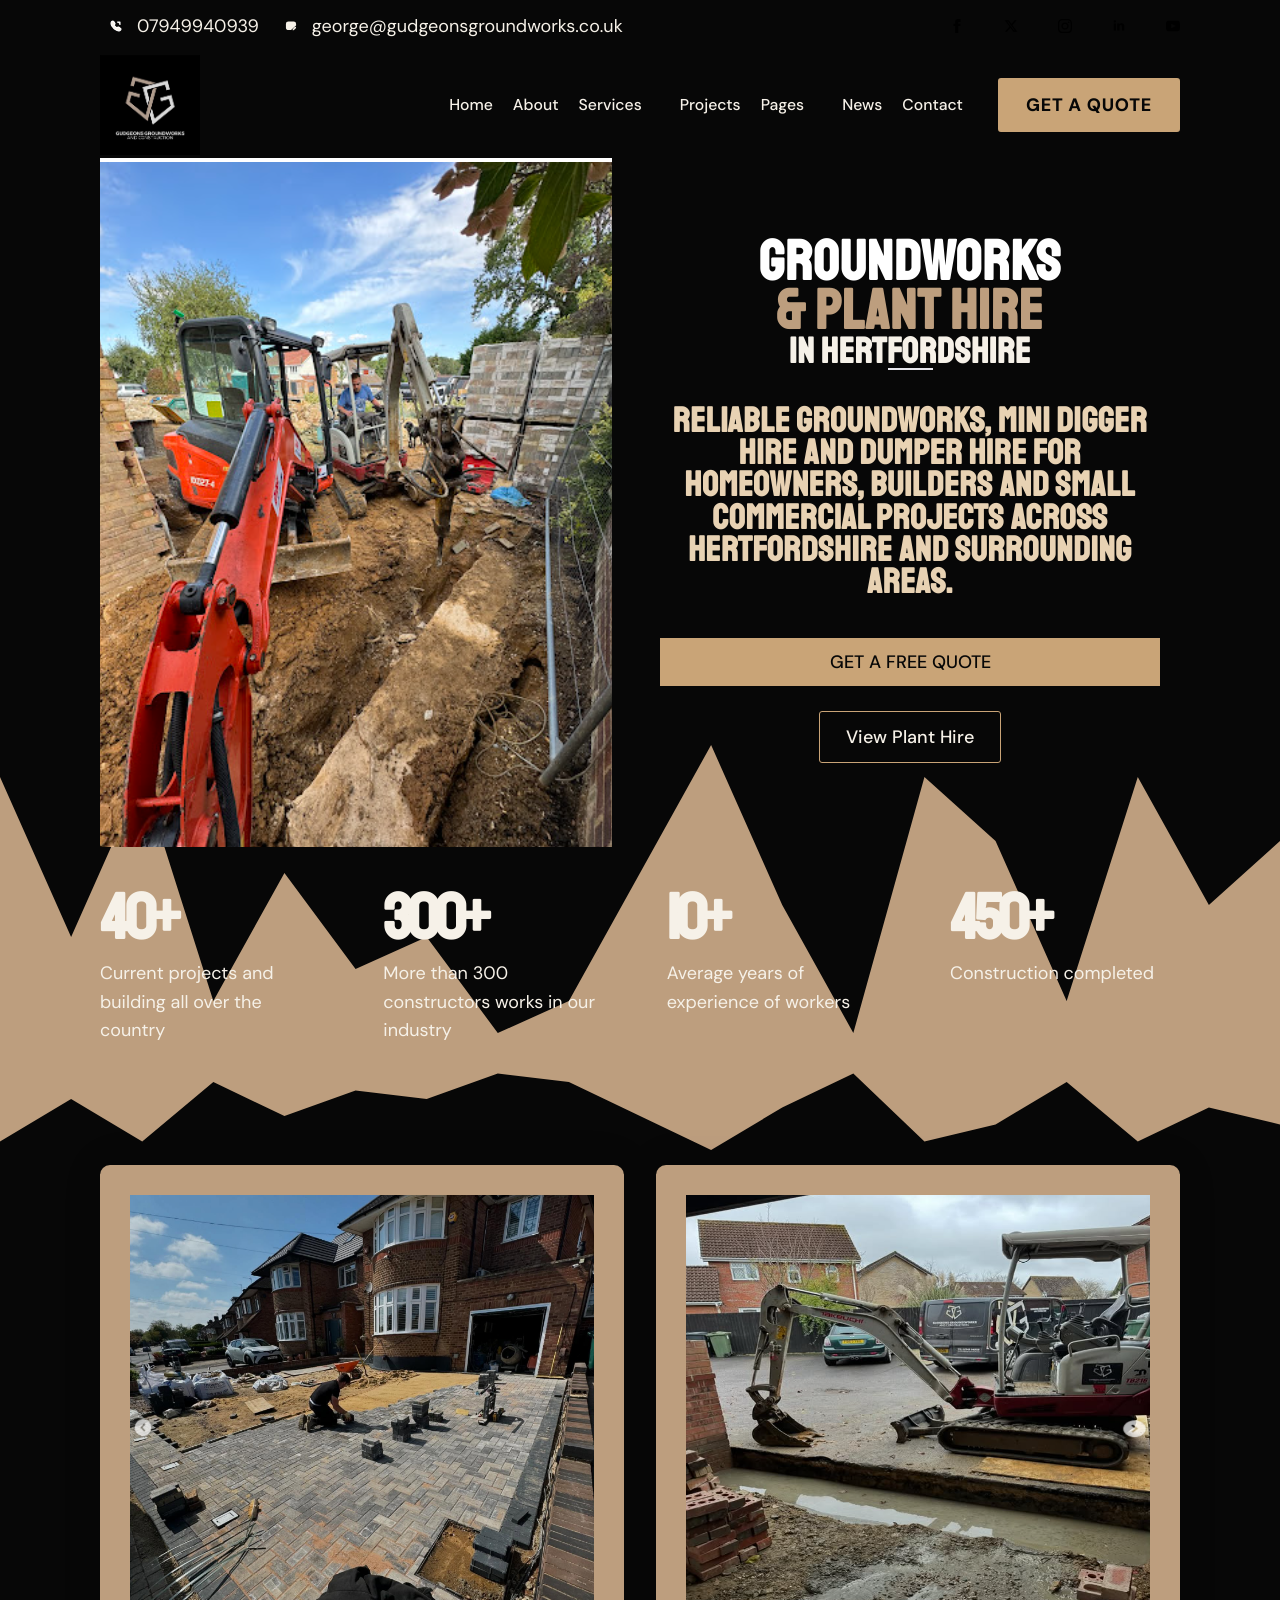
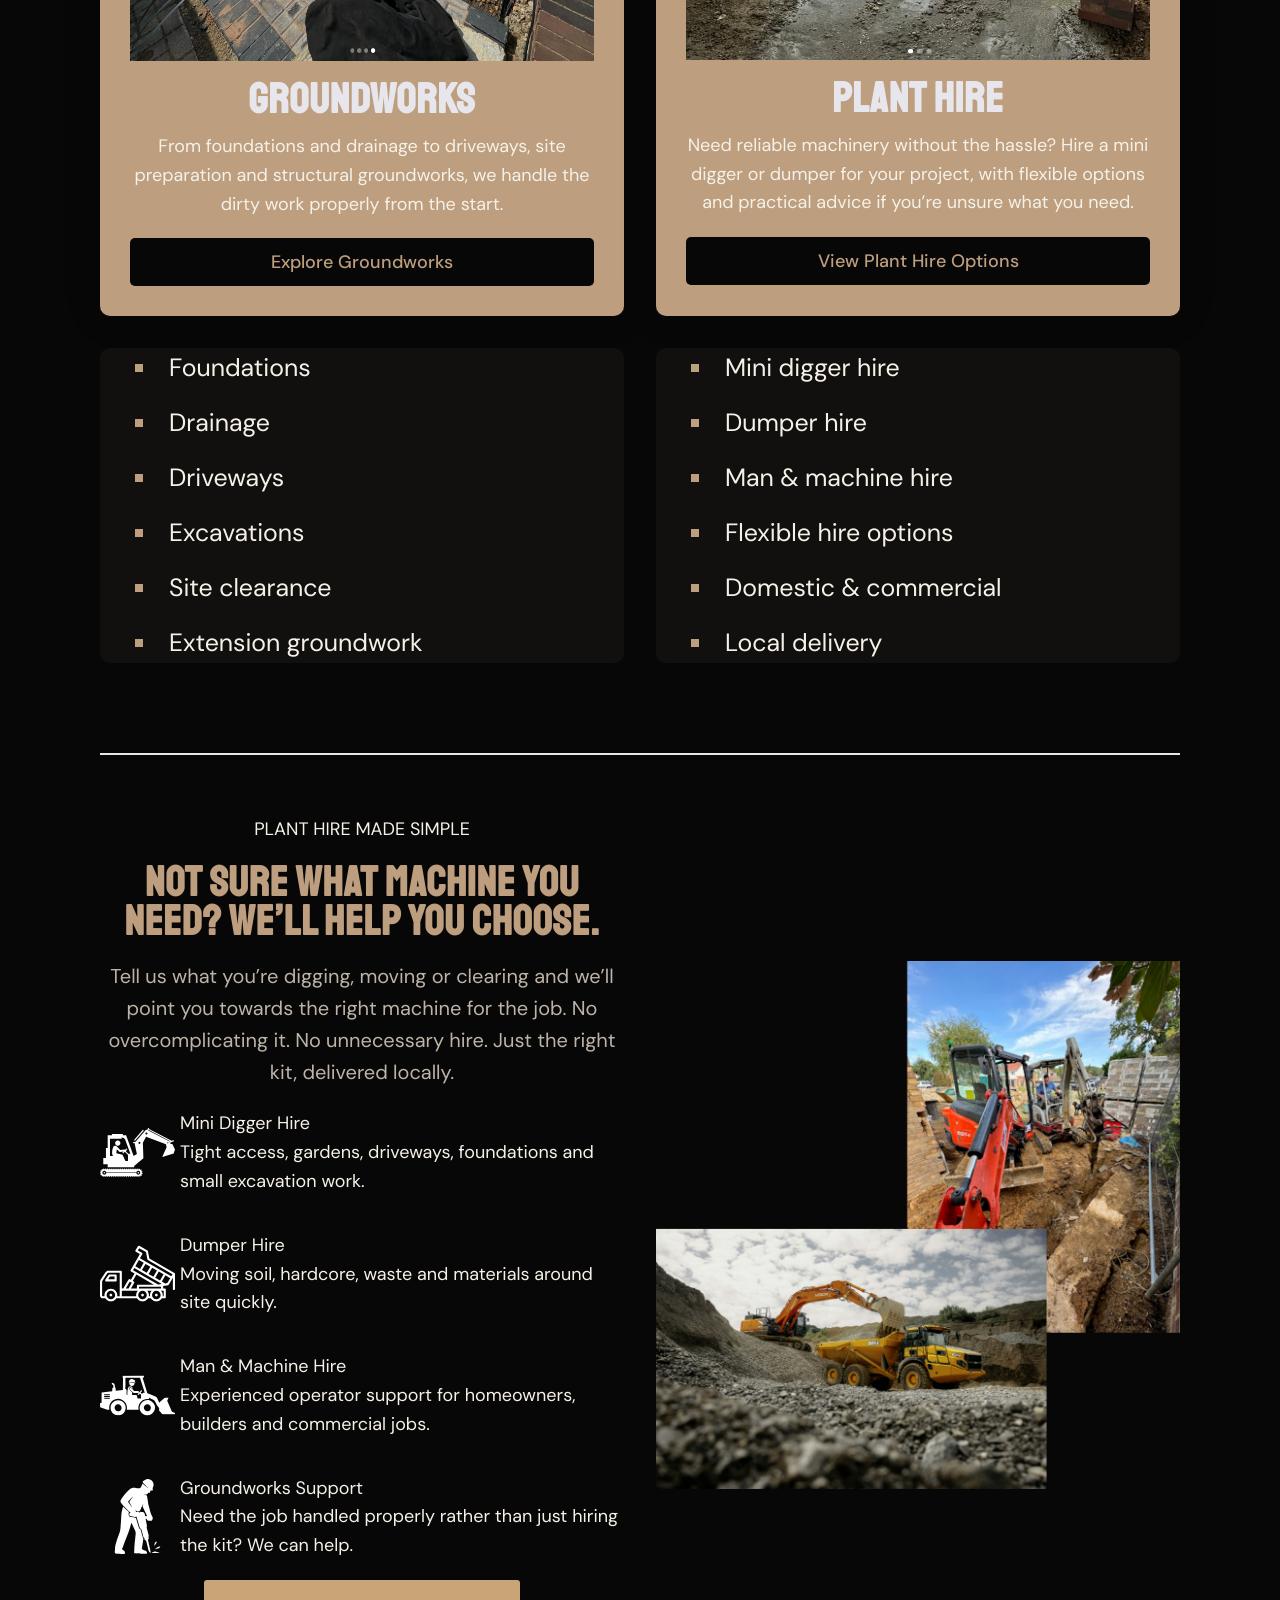
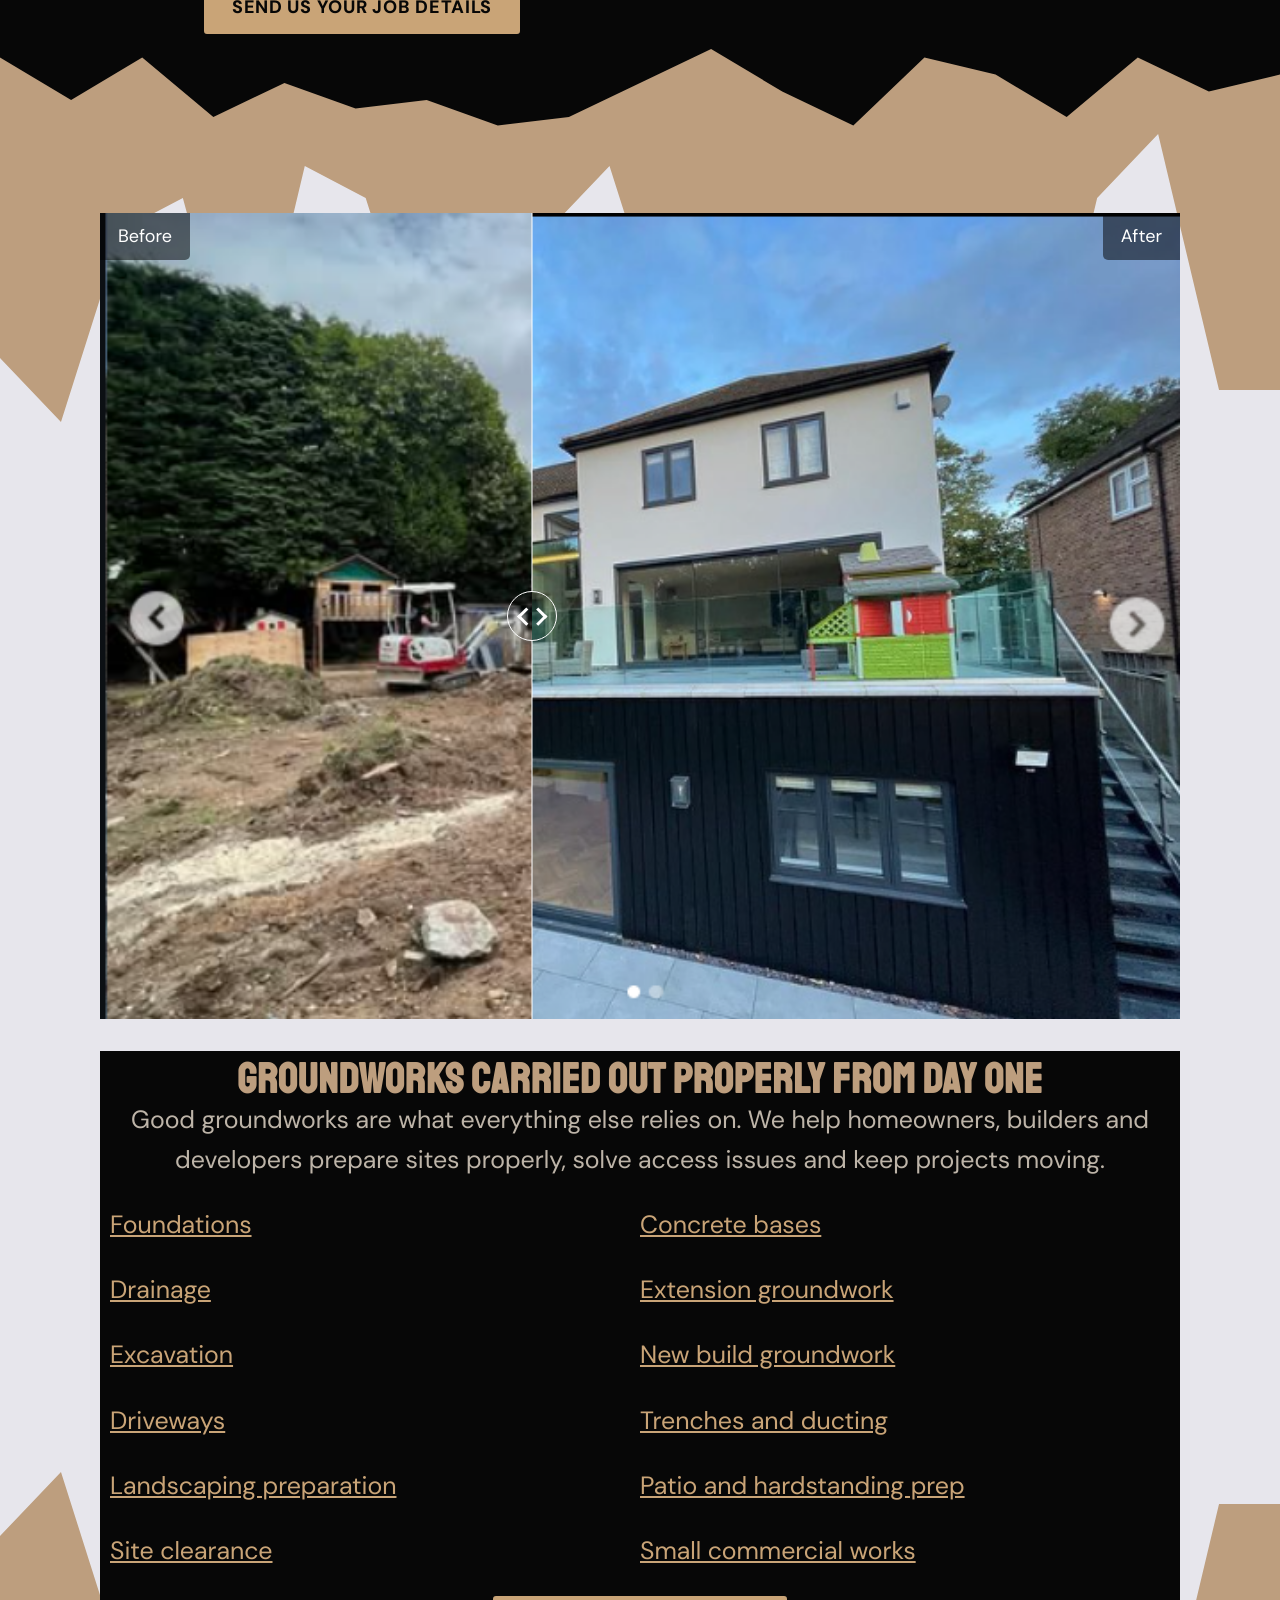
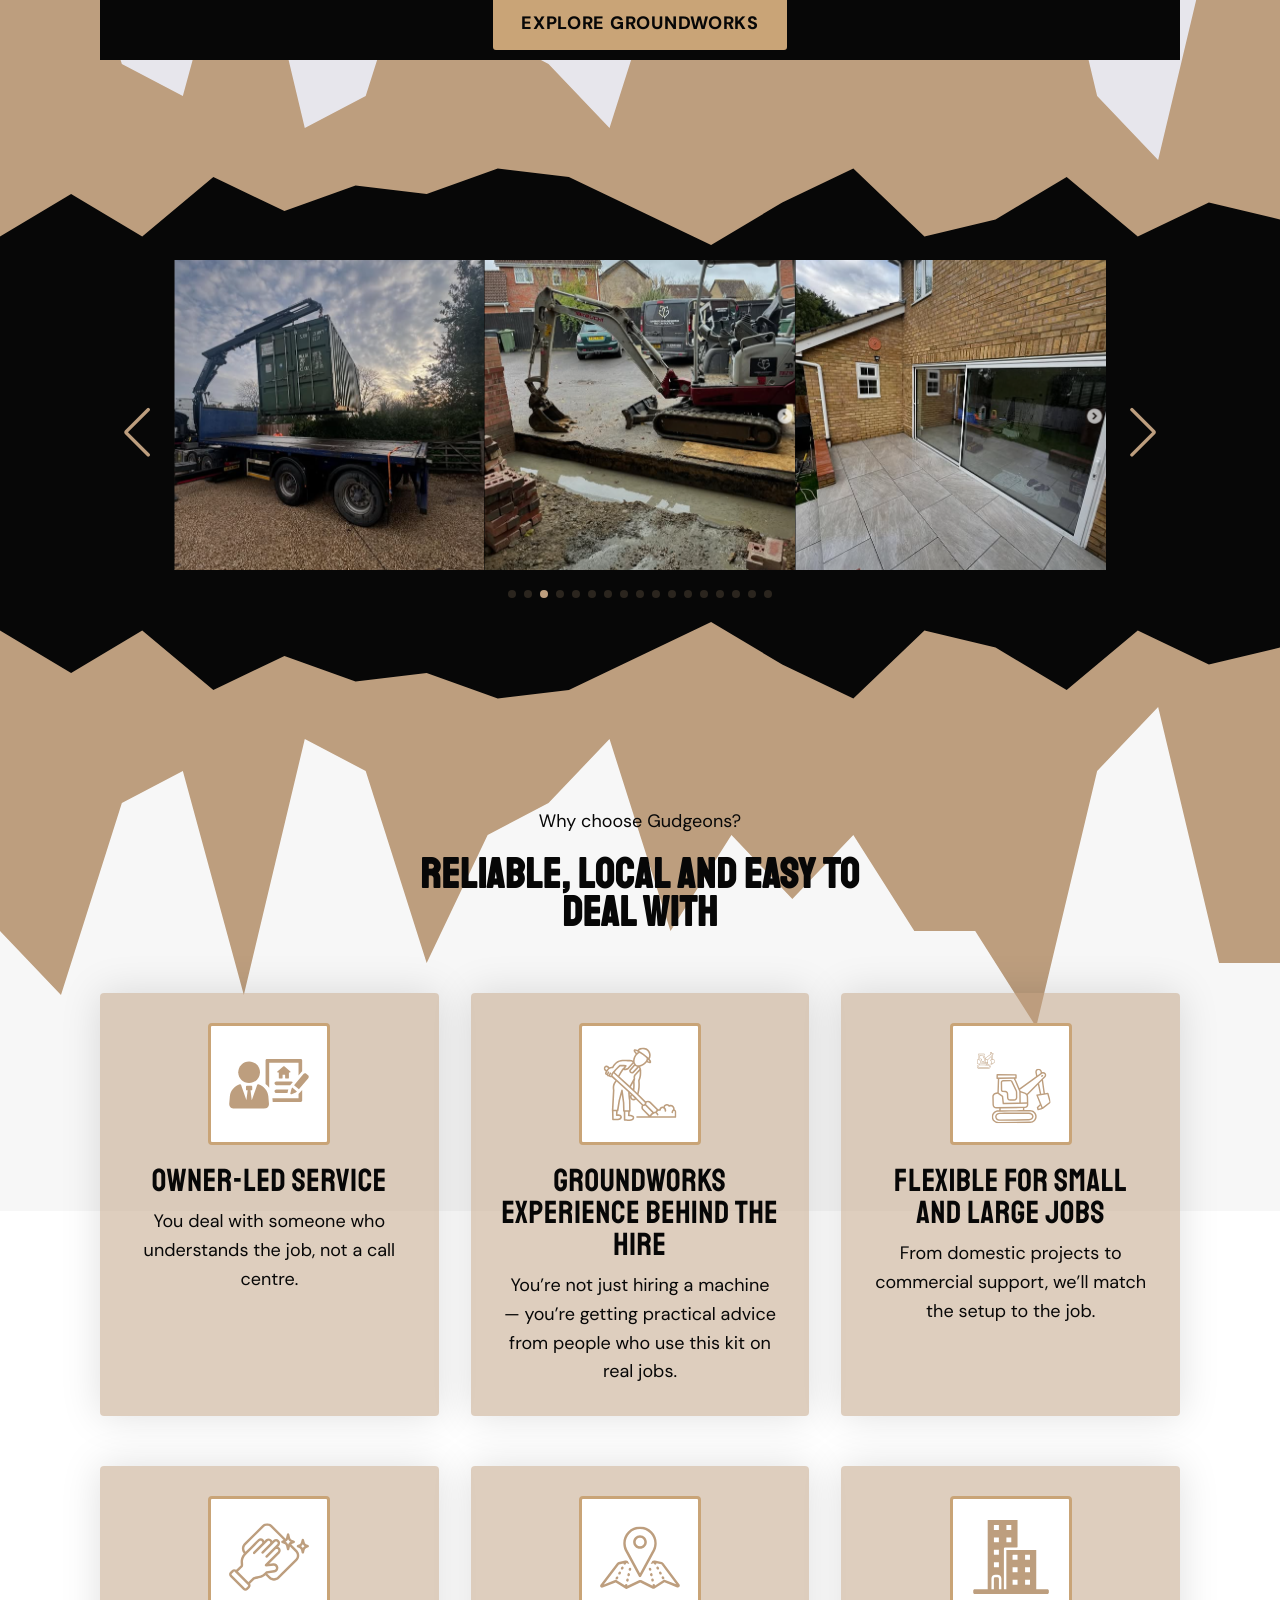
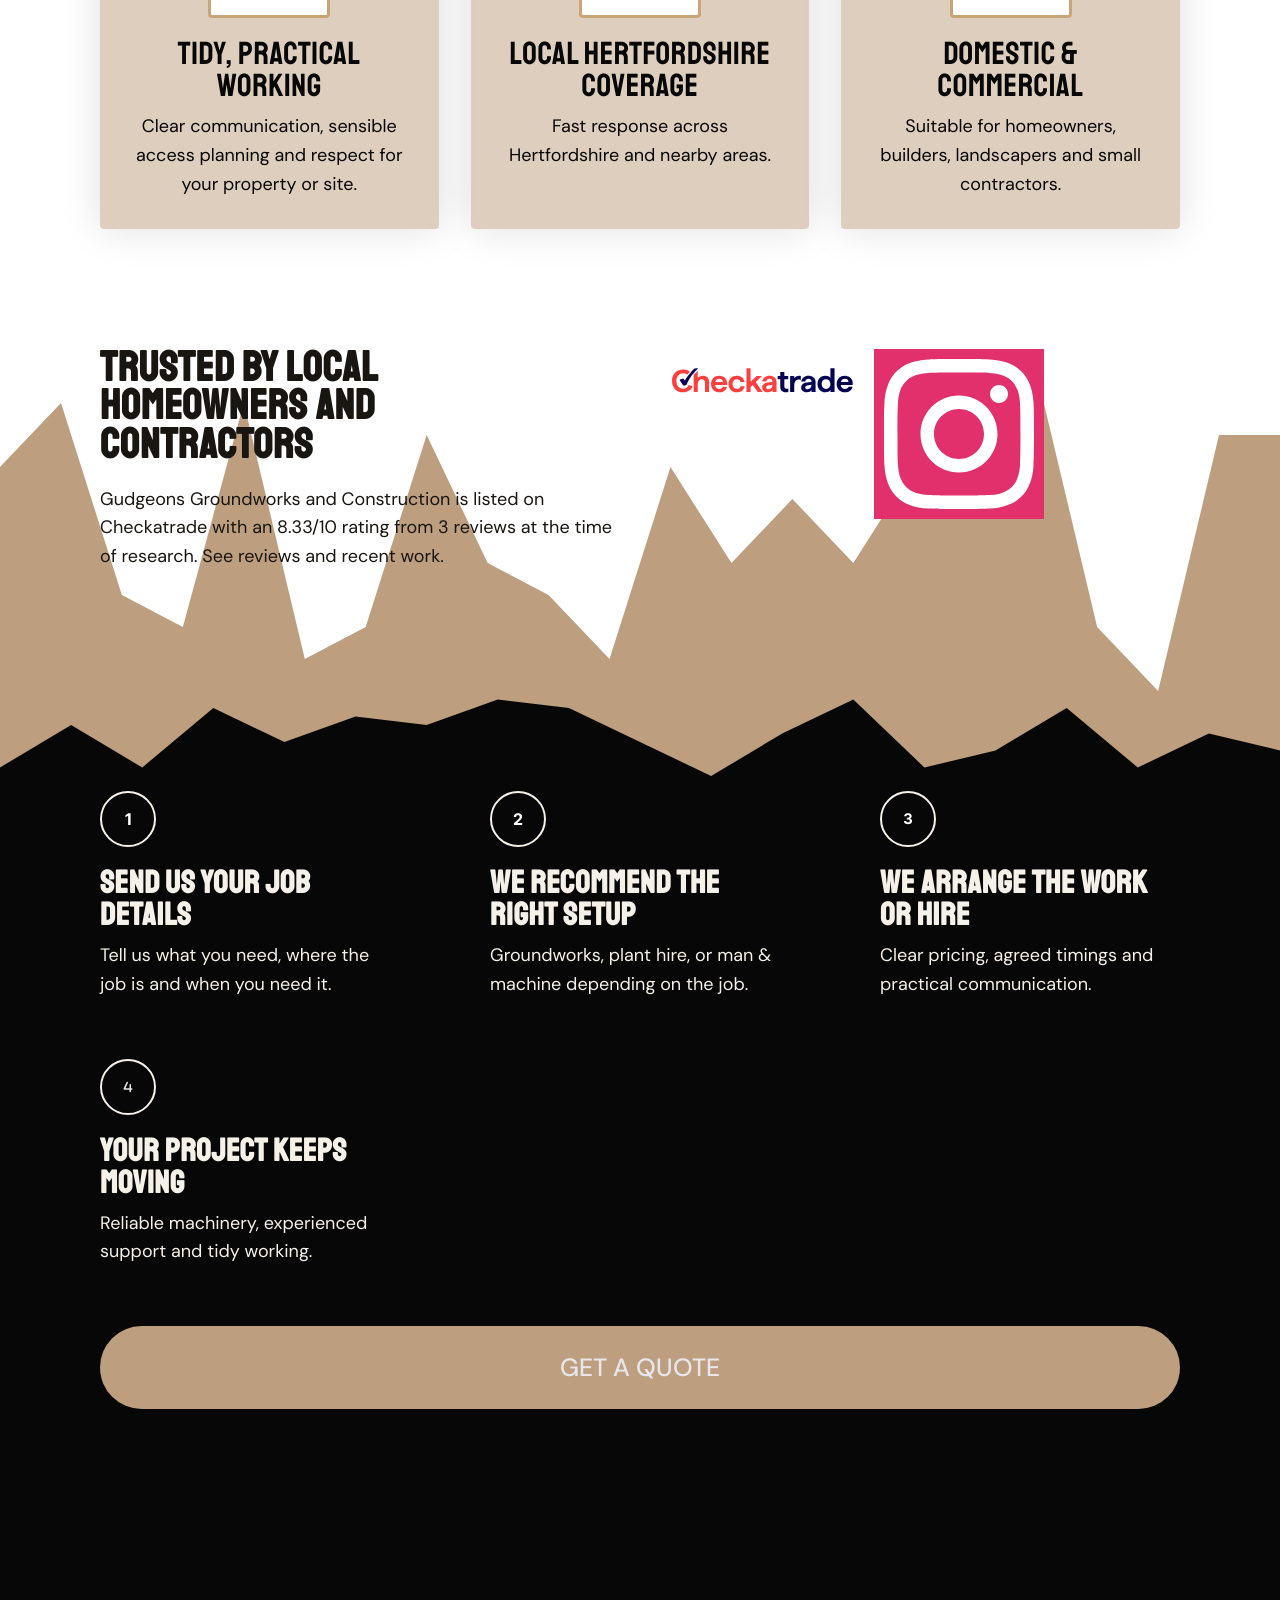
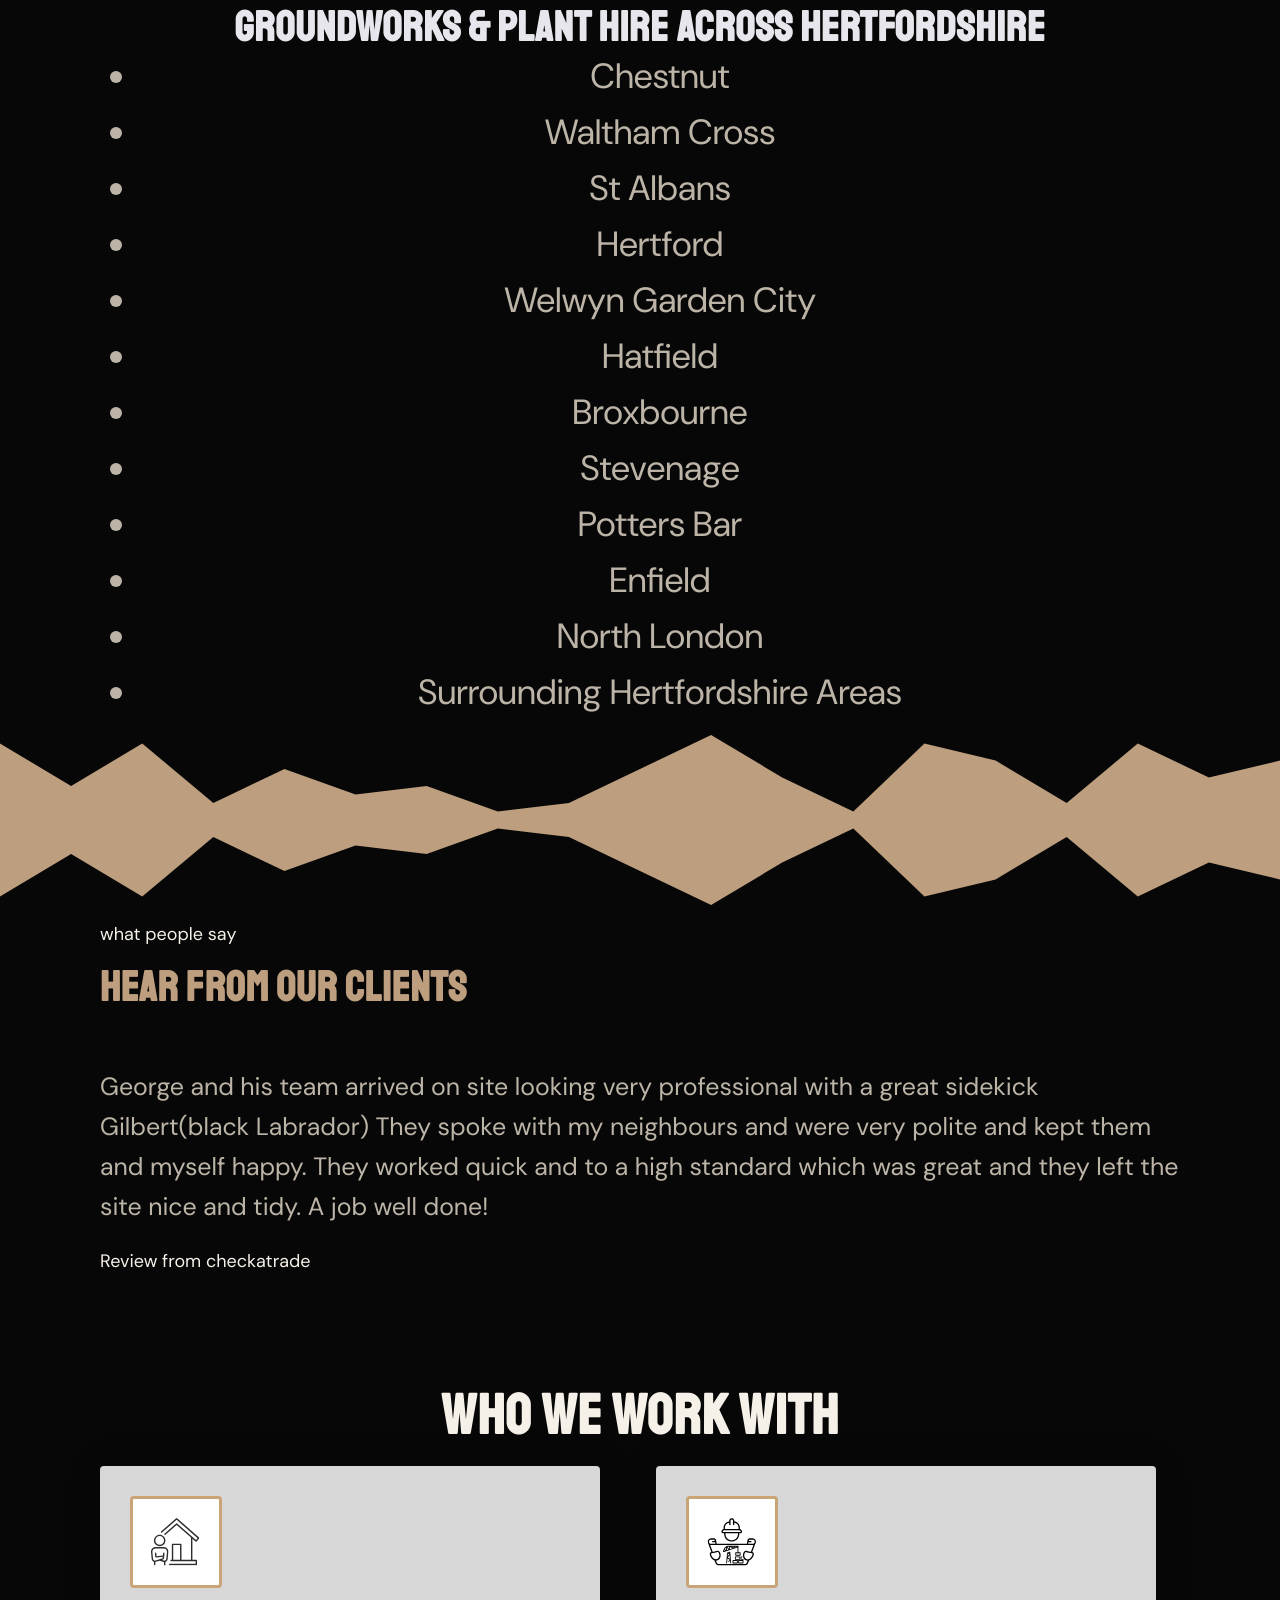
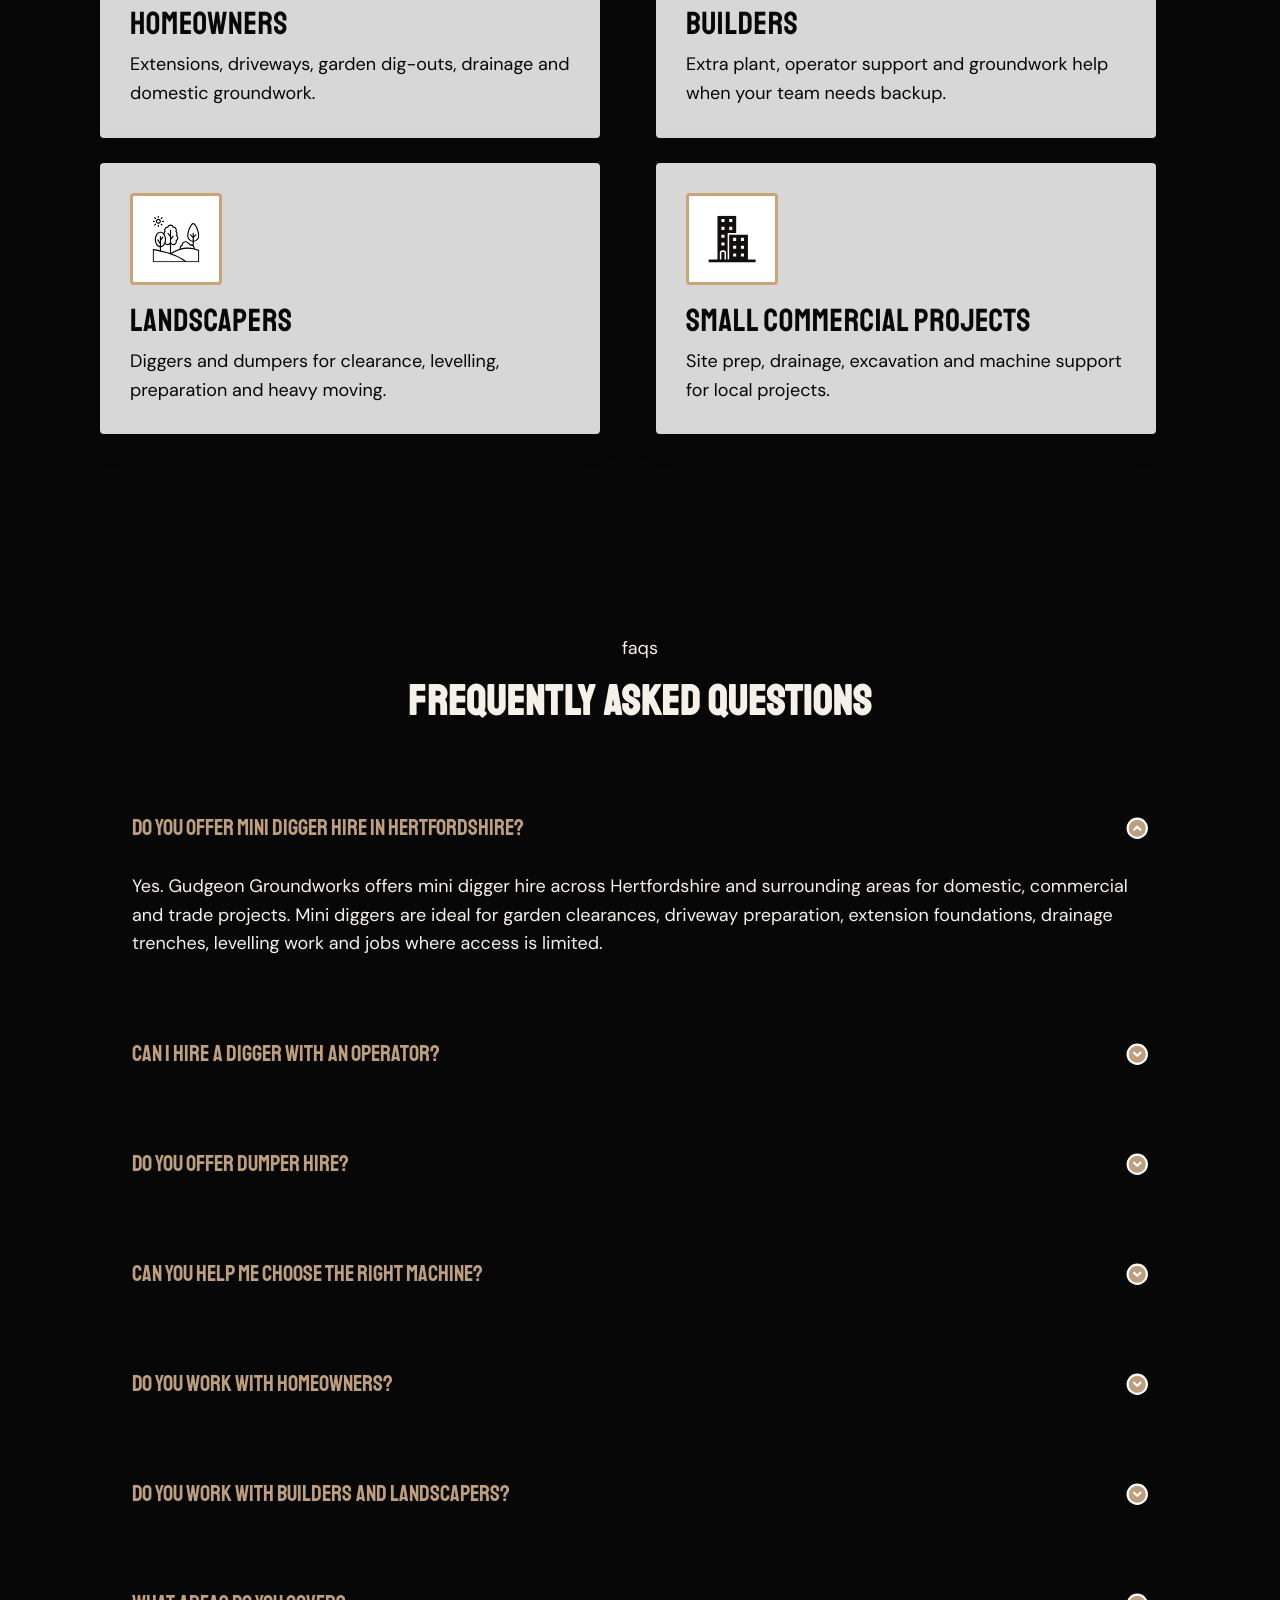
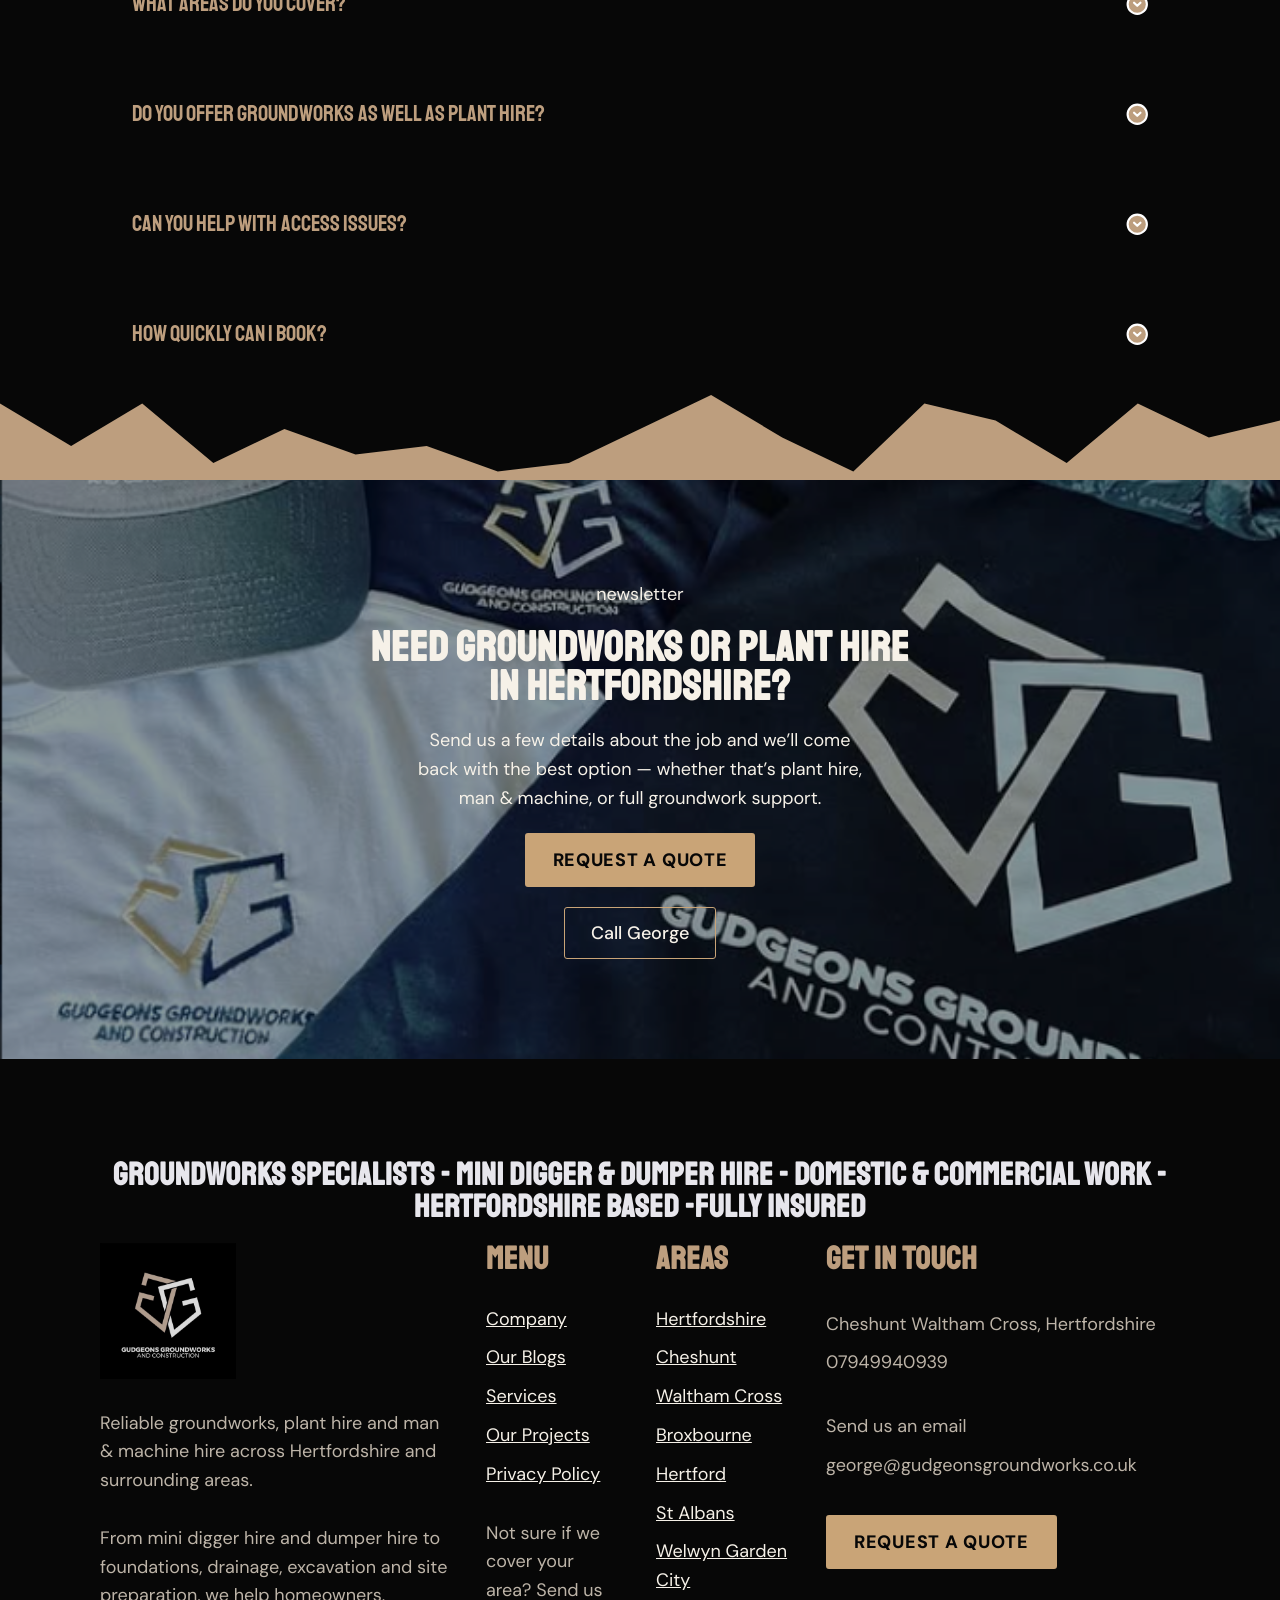
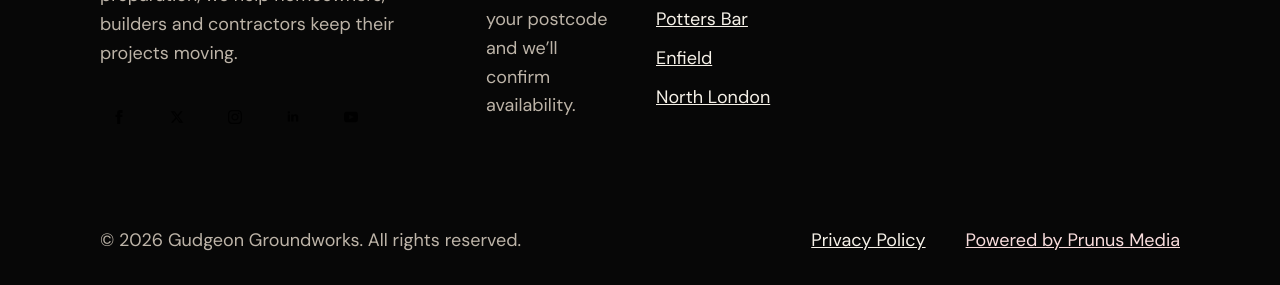
<file: home/index.html>
<!DOCTYPE html>
<html lang="en-US">

    <head><meta charset="UTF-8">
        
        <meta name="viewport" content="width=device-width, initial-scale=1">
                    <link rel="stylesheet" href="/wp-content/plugins/breakdance/plugin/themeless/normalize.min.css">
                <title>Home – Gudgeons Groundworks</title>
<meta name="robots" content="max-image-preview:large">
<link rel="alternate" title="oEmbed (JSON)" type="application/json+oembed" href="/wp-json/oembed/1.0/embed?url=%2Fhome%2F">
<link rel="alternate" title="oEmbed (XML)" type="text/xml+oembed" href="/wp-json/oembed/1.0/embed?url=%2Fhome%2F&amp;format=xml">
<style id="wp-img-auto-sizes-contain-inline-css">
img:is([sizes=auto i],[sizes^="auto," i]){contain-intrinsic-size:3000px 1500px}
/*# sourceURL=wp-img-auto-sizes-contain-inline-css */
</style>
<style id="wp-emoji-styles-inline-css">

	img.wp-smiley, img.emoji {
		display: inline !important;
		border: none !important;
		box-shadow: none !important;
		height: 1em !important;
		width: 1em !important;
		margin: 0 0.07em !important;
		vertical-align: -0.1em !important;
		background: none !important;
		padding: 0 !important;
	}
/*# sourceURL=wp-emoji-styles-inline-css */
</style>
<style id="wp-block-library-inline-css">
:root{--wp-block-synced-color:#7a00df;--wp-block-synced-color--rgb:122,0,223;--wp-bound-block-color:var(--wp-block-synced-color);--wp-editor-canvas-background:#ddd;--wp-admin-theme-color:#007cba;--wp-admin-theme-color--rgb:0,124,186;--wp-admin-theme-color-darker-10:#006ba1;--wp-admin-theme-color-darker-10--rgb:0,107,160.5;--wp-admin-theme-color-darker-20:#005a87;--wp-admin-theme-color-darker-20--rgb:0,90,135;--wp-admin-border-width-focus:2px}@media (min-resolution:192dpi){:root{--wp-admin-border-width-focus:1.5px}}.wp-element-button{cursor:pointer}:root .has-very-light-gray-background-color{background-color:#eee}:root .has-very-dark-gray-background-color{background-color:#313131}:root .has-very-light-gray-color{color:#eee}:root .has-very-dark-gray-color{color:#313131}:root .has-vivid-green-cyan-to-vivid-cyan-blue-gradient-background{background:linear-gradient(135deg,#00d084,#0693e3)}:root .has-purple-crush-gradient-background{background:linear-gradient(135deg,#34e2e4,#4721fb 50%,#ab1dfe)}:root .has-hazy-dawn-gradient-background{background:linear-gradient(135deg,#faaca8,#dad0ec)}:root .has-subdued-olive-gradient-background{background:linear-gradient(135deg,#fafae1,#67a671)}:root .has-atomic-cream-gradient-background{background:linear-gradient(135deg,#fdd79a,#004a59)}:root .has-nightshade-gradient-background{background:linear-gradient(135deg,#330968,#31cdcf)}:root .has-midnight-gradient-background{background:linear-gradient(135deg,#020381,#2874fc)}:root{--wp--preset--font-size--normal:16px;--wp--preset--font-size--huge:42px}.has-regular-font-size{font-size:1em}.has-larger-font-size{font-size:2.625em}.has-normal-font-size{font-size:var(--wp--preset--font-size--normal)}.has-huge-font-size{font-size:var(--wp--preset--font-size--huge)}:root .has-text-align-center{text-align:center}:root .has-text-align-left{text-align:left}:root .has-text-align-right{text-align:right}.has-fit-text{white-space:nowrap!important}#end-resizable-editor-section{display:none}.aligncenter{clear:both}.items-justified-left{justify-content:flex-start}.items-justified-center{justify-content:center}.items-justified-right{justify-content:flex-end}.items-justified-space-between{justify-content:space-between}.screen-reader-text{word-wrap:normal!important;border:0;clip-path:inset(50%);height:1px;margin:-1px;overflow:hidden;padding:0;position:absolute;width:1px}.screen-reader-text:focus{background-color:#ddd;clip-path:none;color:#444;display:block;font-size:1em;height:auto;left:5px;line-height:normal;padding:15px 23px 14px;text-decoration:none;top:5px;width:auto;z-index:100000}html :where(.has-border-color){border-style:solid}html :where([style*=border-color]){border-style:solid}html :where([style*=border-top-color]){border-top-style:solid}html :where([style*=border-right-color]){border-right-style:solid}html :where([style*=border-bottom-color]){border-bottom-style:solid}html :where([style*=border-left-color]){border-left-style:solid}html :where([style*=border-width]){border-style:solid}html :where([style*=border-top-width]){border-top-style:solid}html :where([style*=border-right-width]){border-right-style:solid}html :where([style*=border-bottom-width]){border-bottom-style:solid}html :where([style*=border-left-width]){border-left-style:solid}html :where(img[class*=wp-image-]){height:auto;max-width:100%}:where(figure){margin:0 0 1em}html :where(.is-position-sticky){--wp-admin--admin-bar--position-offset:var(--wp-admin--admin-bar--height,0px)}@media screen and (max-width:600px){html :where(.is-position-sticky){--wp-admin--admin-bar--position-offset:0px}}
/*# sourceURL=/wp-includes/css/dist/block-library/common.min.css */
</style>
<style id="classic-theme-styles-inline-css">
/*! This file is auto-generated */
.wp-block-button__link{color:#fff;background-color:#32373c;border-radius:9999px;box-shadow:none;text-decoration:none;padding:calc(.667em + 2px) calc(1.333em + 2px);font-size:1.125em}.wp-block-file__button{background:#32373c;color:#fff;text-decoration:none}
/*# sourceURL=/wp-includes/css/classic-themes.min.css */
</style>


<link rel="https://api.w.org/" href="/wp-json/"><link rel="alternate" title="JSON" type="application/json" href="/wp-json/wp/v2/pages/32"><link rel="EditURI" type="application/rsd+xml" title="RSD" href="/xmlrpc.php?rsd">
<meta name="generator" content="WordPress 7.0">
<link rel="canonical" href="/home/">
<link rel="shortlink" href="/?p=32">
<!-- [HEADER ASSETS] -->
<link rel="stylesheet" href="/wp-content/plugins/breakdance/subplugins/breakdance-elements/dependencies-files/awesome-menu@1/awesome-menu.css?bd_ver=2.7.2">
<link rel="stylesheet" href="/wp-content/plugins/breakdance/subplugins/breakdance-elements/dependencies-files/breakdance-fancy-background@1/fancy-background.css?bd_ver=2.7.2">
<link rel="stylesheet" href="/wp-content/plugins/breakdance/subplugins/breakdance-elements/dependencies-files/swiper@8/swiper-bundle.min.css?bd_ver=2.7.2">
<link rel="stylesheet" href="/wp-content/plugins/breakdance/subplugins/breakdance-elements/dependencies-files/swiper@8/breakdance-swiper-preset-defaults.css?bd_ver=2.7.2">
<link rel="stylesheet" href="/wp-content/plugins/breakdance/subplugins/breakdance-elements/dependencies-files/lightgallery@2/css/lightgallery-bundle.min.css?bd_ver=2.7.2">
<link rel="stylesheet" href="https://fonts.googleapis.com/css2?family=DM%20Sans:ital,wght@0,100;0,200;0,300;0,400;0,500;0,600;0,700;0,800;0,900;1,100;1,200;1,300;1,400;1,500;1,600;1,700;1,800;1,900&amp;family=Staatliches:ital,wght@0,100;0,200;0,300;0,400;0,500;0,600;0,700;0,800;0,900;1,100;1,200;1,300;1,400;1,500;1,600;1,700;1,800;1,900&amp;display=swap">

<link rel="stylesheet" href="/wp-content/uploads/breakdance/css/post-16-defaults.css?v=1b65a50ecc96834bd5dd41c5c7f5b5b8">

<link rel="stylesheet" href="/wp-content/uploads/breakdance/css/post-32-defaults.css?v=74528a5ea806e454e667d7173cfb9016">

<link rel="stylesheet" href="/wp-content/uploads/breakdance/css/post-17-defaults.css?v=ce8cac83e4fe69ccddf58975defb6daa">

<link rel="stylesheet" href="/wp-content/uploads/breakdance/css/global-settings.css?v=91d1530851d2650b0f7937f67b6e31bd">

<link rel="stylesheet" href="/wp-content/uploads/breakdance/css/post-16.css?v=90e5682e90ce48ebf3d19288bd6d092d">

<link rel="stylesheet" href="/wp-content/uploads/breakdance/css/post-32.css?v=d7c64ae0c9d40c7e2c0e05ccade014dc">

<link rel="stylesheet" href="/wp-content/uploads/breakdance/css/post-17.css?v=d521432ee032177b07e4b2360bf873e8">
<!-- [/EOF HEADER ASSETS] -->
    </head>
    
    <body class="wp-singular page-template-default page page-id-32 wp-theme-breakdance-zero breakdance">
                    <section class="bde-section-16-100 bde-section">
  
  
	



<div class="section-container"><div class="bde-icon-list-16-101 bde-icon-list bde-icon-list--background">
<ul>
  
              
    <li>
              <div class="bde-icon-list__item-wrapper">
      
      <span class="bde-icon-list__icon" aria-hidden="true">
        <svg xmlns="http://www.w3.org/2000/svg" width="11" height="11" viewbox="0 0 11 11" fill="none">
<path d="M10 8.35954C10 8.52178 9.96395 8.68853 9.88733 8.85078C9.81072 9.01302 9.71157 9.16625 9.58087 9.31047C9.36004 9.55383 9.11668 9.72959 8.84176 9.84226C8.57136 9.95493 8.27842 10.0135 7.96294 10.0135C7.50326 10.0135 7.01202 9.90536 6.49374 9.68453C5.97546 9.4637 5.45719 9.16625 4.94342 8.79219C4.41978 8.40916 3.92565 7.98734 3.4652 7.5303C3.00946 7.07151 2.58913 6.57887 2.20781 6.05659C1.83826 5.54281 1.54081 5.02904 1.32449 4.51978C1.10816 4.00601 1 3.51477 1 3.04607C1 2.73961 1.05408 2.44667 1.16224 2.17626C1.27041 1.90135 1.44166 1.64897 1.68052 1.42364C1.96895 1.13971 2.28443 1 2.61793 1C2.74412 1 2.87031 1.02704 2.98297 1.08112C3.10015 1.1352 3.20381 1.21632 3.28493 1.3335L4.3305 2.80721C4.41162 2.91988 4.47021 3.02354 4.51077 3.12268C4.55133 3.21733 4.57386 3.31197 4.57386 3.3976C4.57386 3.50576 4.54231 3.61392 4.47922 3.71758C4.42063 3.82123 4.335 3.92939 4.22684 4.03756L3.88433 4.39359C3.83475 4.44316 3.81222 4.50175 3.81222 4.57386C3.81222 4.60992 3.81673 4.64146 3.82574 4.67752C3.83926 4.71357 3.85278 4.74061 3.86179 4.76765C3.94291 4.91637 4.08262 5.11017 4.28092 5.34452C4.48373 5.57887 4.70005 5.81773 4.9344 6.05659C5.17777 6.29544 5.41212 6.51627 5.65098 6.71908C5.88533 6.91738 6.07912 7.05258 6.23235 7.1337C6.25488 7.14271 6.28192 7.15623 6.31347 7.16975C6.34952 7.18327 6.38558 7.18778 6.42614 7.18778C6.50275 7.18778 6.56134 7.16074 6.61092 7.11117L6.95343 6.77316C7.0661 6.66049 7.17426 6.57486 7.27792 6.52078C7.38157 6.45769 7.48523 6.42614 7.5979 6.42614C7.68353 6.42614 7.77366 6.44417 7.87281 6.48473C7.97196 6.52529 8.07561 6.58388 8.18828 6.66049L9.68002 7.71958C9.7972 7.8007 9.87832 7.89534 9.92789 8.00801C9.97296 8.12068 10 8.23335 10 8.35954Z" stroke="white" stroke-width="1.1" stroke-miterlimit="10"></path>
<path d="M6.94897 1.90137H9.11222V4.06461" stroke="white" stroke-width="1.1" stroke-linecap="round" stroke-linejoin="round"></path>
</svg>
      </span>
      <span class="bde-icon-list__text">
      07949940939
      </span>
              </div>
      
    </li>

  
              
    <li>
              <div class="bde-icon-list__item-wrapper">
      
      <span class="bde-icon-list__icon" aria-hidden="true">
        <svg xmlns="http://www.w3.org/2000/svg" width="13" height="12" viewbox="0 0 13 12" fill="none">
<path d="M6.5 10.35H3.75C2.1 10.35 1 9.525 1 7.6V3.75C1 1.825 2.1 1 3.75 1H9.25C10.9 1 12 1.825 12 3.75V5.4" stroke="white" stroke-miterlimit="10" stroke-linecap="round" stroke-linejoin="round"></path>
<path d="M9.25 4.02499L7.5285 5.39999C6.962 5.85099 6.0325 5.85099 5.466 5.39999L3.75 4.02499M10.4655 7.19849L8.5185 9.14549C8.4415 9.22249 8.37 9.36549 8.3535 9.46999L8.249 10.2125C8.2105 10.482 8.3975 10.669 8.667 10.6305L9.4095 10.526C9.514 10.5095 9.6625 10.438 9.734 10.361L11.681 8.41399C12.0165 8.07849 12.176 7.68799 11.681 7.19299C11.1915 6.70349 10.801 6.86299 10.4655 7.19849Z" stroke="white" stroke-miterlimit="10" stroke-linecap="round" stroke-linejoin="round"></path>
<path d="M10.185 7.479C10.35 8.073 10.812 8.535 11.406 8.7" stroke="white" stroke-miterlimit="10" stroke-linecap="round" stroke-linejoin="round"></path>
</svg>
      </span>
      <span class="bde-icon-list__text">
      george@gudgeonsgroundworks.co.uk
      </span>
              </div>
      
    </li>

  </ul>

</div><div class="bde-social-icons-16-102 bde-social-icons">
                  
            
            

    
    
    
    
    
    <a class="breakdance-link bde-social-icons__icon-wrapper bde-social-icons__icon-facebook" href="https://www.facebook.com/" target="_self" data-type="url" aria-label="facebook">

             <svg xmlns="http://www.w3.org/2000/svg" width="100%" viewbox="0 0 24 24">
            <path d="M9 8h-3v4h3v12h5v-12h3.642l.358-4h-4v-1.667c0-.955.192-1.333 1.115-1.333h2.885v-5h-3.808c-3.596 0-5.192 1.583-5.192 4.615v3.385z"></path>
       </svg>
              </a>

                    
            
            

    
    
    
    
    
    <a class="breakdance-link bde-social-icons__icon-wrapper bde-social-icons__icon-twitter" href="https://twitter.com/" target="_self" data-type="url" aria-label="twitter">

              <svg xmlns="http://www.w3.org/2000/svg" width="100%" viewbox="0 0 512 512">
          <path d="M389.2 48h70.6L305.6 224.2 487 464H345L233.7 318.6 106.5 464H35.8L200.7 275.5 26.8 48H172.4L272.9 180.9 389.2 48zM364.4 421.8h39.1L151.1 88h-42L364.4 421.8z"></path>
        </svg>
              </a>

                    
            
            

    
    
    
    
    
    <a class="breakdance-link bde-social-icons__icon-wrapper bde-social-icons__icon-instagram" href="https://www.instagram.com/" target="_self" data-type="url" aria-label="instagram">

             <svg xmlns="http://www.w3.org/2000/svg" width="100%" viewbox="0 0 24 24">
            <path d="M12 2.163c3.204 0 3.584.012 4.85.07 3.252.148 4.771 1.691 4.919 4.919.058 1.265.069 1.645.069 4.849 0 3.205-.012 3.584-.069 4.849-.149 3.225-1.664 4.771-4.919 4.919-1.266.058-1.644.07-4.85.07-3.204 0-3.584-.012-4.849-.07-3.26-.149-4.771-1.699-4.919-4.92-.058-1.265-.07-1.644-.07-4.849 0-3.204.013-3.583.07-4.849.149-3.227 1.664-4.771 4.919-4.919 1.266-.057 1.645-.069 4.849-.069zm0-2.163c-3.259 0-3.667.014-4.947.072-4.358.2-6.78 2.618-6.98 6.98-.059 1.281-.073 1.689-.073 4.948 0 3.259.014 3.668.072 4.948.2 4.358 2.618 6.78 6.98 6.98 1.281.058 1.689.072 4.948.072 3.259 0 3.668-.014 4.948-.072 4.354-.2 6.782-2.618 6.979-6.98.059-1.28.073-1.689.073-4.948 0-3.259-.014-3.667-.072-4.947-.196-4.354-2.617-6.78-6.979-6.98-1.281-.059-1.69-.073-4.949-.073zm0 5.838c-3.403 0-6.162 2.759-6.162 6.162s2.759 6.163 6.162 6.163 6.162-2.759 6.162-6.163c0-3.403-2.759-6.162-6.162-6.162zm0 10.162c-2.209 0-4-1.79-4-4 0-2.209 1.791-4 4-4s4 1.791 4 4c0 2.21-1.791 4-4 4zm6.406-11.845c-.796 0-1.441.645-1.441 1.44s.645 1.44 1.441 1.44c.795 0 1.439-.645 1.439-1.44s-.644-1.44-1.439-1.44z"></path>
       </svg>
              </a>

                    
            
            

    
    
    
    
    
    <a class="breakdance-link bde-social-icons__icon-wrapper bde-social-icons__icon-linkedin" href="http://linkedin.com/" target="_self" data-type="url" aria-label="linkedin">

             <svg xmlns="http://www.w3.org/2000/svg" width="100%" viewbox="-4 -2 32 32">
            <path d="M4.98 3.5c0 1.381-1.11 2.5-2.48 2.5s-2.48-1.119-2.48-2.5c0-1.38 1.11-2.5 2.48-2.5s2.48 1.12 2.48 2.5zm.02 4.5h-5v16h5v-16zm7.982 0h-4.968v16h4.969v-8.399c0-4.67 6.029-5.052 6.029 0v8.399h4.988v-10.131c0-7.88-8.922-7.593-11.018-3.714v-2.155z"></path>
       </svg>
              </a>

                    
            
            

    
    
    
    
    
    <a class="breakdance-link bde-social-icons__icon-wrapper bde-social-icons__icon-youtube" href="https://www.youtube.com/" target="_self" data-type="url" aria-label="youtube">

             <svg xmlns="http://www.w3.org/2000/svg" width="100%" viewbox="0 0 24 24">
            <path d="M19.615 3.184c-3.604-.246-11.631-.245-15.23 0-3.897.266-4.356 2.62-4.385 8.816.029 6.185.484 8.549 4.385 8.816 3.6.245 11.626.246 15.23 0 3.897-.266 4.356-2.62 4.385-8.816-.029-6.185-.484-8.549-4.385-8.816zm-10.615 12.816v-8l8 3.993-8 4.007z"></path>
       </svg>
              </a>

    
</div></div>
</section><header class="bde-header-builder-16-103 bde-header-builder bde-header-builder--sticky-scroll-slide">

<div class="bde-header-builder__container"><a class="bde-container-link-16-114 bde-container-link breakdance-link" href="/" target="_self" data-type="url">
  
  
	



<div class="bde-image-16-116 bde-image">
<figure class="breakdance-image breakdance-image--33">
	<div class="breakdance-image-container">
		<div class="breakdance-image-clip"><img class="breakdance-image-object" src="/wp-content/uploads/2026/05/Screenshot-2026-05-28-125658.png" width="844" height="844" srcset="/wp-content/uploads/2026/05/Screenshot-2026-05-28-125658.png 844w, /wp-content/uploads/2026/05/Screenshot-2026-05-28-125658-300x300.png 300w, /wp-content/uploads/2026/05/Screenshot-2026-05-28-125658-150x150.png 150w, /wp-content/uploads/2026/05/Screenshot-2026-05-28-125658-768x768.png 768w" sizes="(max-width: 844px) 100vw, 844px"></div>
	</div></figure>

</div>

</a><div class="bde-menu-16-105 bde-menu">


      
        
    <nav class="breakdance-menu breakdance-menu--collapse  breakdance-menu--active-styles breakdance-menu--active-underline  ">
    <button class="breakdance-menu-toggle breakdance-menu-toggle--squeeze" type="button" aria-label="Open Menu" aria-expanded="false" aria-controls="menu-105">
                  <span class="breakdance-menu-toggle-icon">
            <span class="breakdance-menu-toggle-lines"></span>
          </span>
            </button>
    
  <ul class="breakdance-menu-list" id="menu-105">
              
  
    <li class="breakdance-menu-item-16-106 breakdance-menu-item">
        
            
            

    
    
    
    
    
    <a class="breakdance-link breakdance-menu-link" href="/" target="_self" data-type="url">
  Home
    </a>

</li><li class="breakdance-menu-item-16-107 breakdance-menu-item">
        
            
            

    
    
    
    
    
    <a class="breakdance-link breakdance-menu-link" href="/about/" target="_self" data-type="url">
  About
    </a>

</li><li class="bde-menu-dropdown-16-108 bde-menu-dropdown breakdance-menu-item">
<div class="breakdance-dropdown  breakdance-dropdown--with-link">
    <div class="breakdance-dropdown-toggle">
      
                      
            
            

    
    
    
    
    
    <a class="breakdance-link breakdance-menu-link" href="/services/" target="_self" data-type="" aria-expanded="false" aria-controls="dropdown-108">

          Services
            </a>

      
      <button class="breakdance-menu-link-arrow" type="button" aria-expanded="false" aria-controls="dropdown-108" aria-label="Services Submenu"></button>
    </div>

    <div class="breakdance-dropdown-floater" aria-hidden="true" id="dropdown-108">
        <div class="breakdance-dropdown-body">
              <div class="breakdance-dropdown-section breakdance-dropdown-section--">
    <div class="breakdance-dropdown-columns">
              <div class="breakdance-dropdown-column ">
          
          <ul class="breakdance-dropdown-links">
                                <li class="breakdance-dropdown-item">
            
            
            

    
    
    
    
    
    <a class="breakdance-link breakdance-dropdown-link" href="/services/construction-consultant/" target="_self" data-type="">

      
      <span class="breakdance-dropdown-link__label">
                  <span class="breakdance-dropdown-link__text">Construction consultant</span>
        
              </span>
        </a>

  </li>

                                <li class="breakdance-dropdown-item">
            
            
            

    
    
    
    
    
    <a class="breakdance-link breakdance-dropdown-link" href="/services/house-renovation/" target="_self" data-type="">

      
      <span class="breakdance-dropdown-link__label">
                  <span class="breakdance-dropdown-link__text">House renovation</span>
        
              </span>
        </a>

  </li>

                                <li class="breakdance-dropdown-item">
            
            
            

    
    
    
    
    
    <a class="breakdance-link breakdance-dropdown-link" href="/services/green-building/" target="_self" data-type="">

      
      <span class="breakdance-dropdown-link__label">
                  <span class="breakdance-dropdown-link__text">Green building</span>
        
              </span>
        </a>

  </li>

                                <li class="breakdance-dropdown-item">
            
            
            

    
    
    
    
    
    <a class="breakdance-link breakdance-dropdown-link" href="/services/metal-roofing/" target="_self" data-type="">

      
      <span class="breakdance-dropdown-link__label">
                  <span class="breakdance-dropdown-link__text">Metal roofing</span>
        
              </span>
        </a>

  </li>

                                <li class="breakdance-dropdown-item">
            
            
            

    
    
    
    
    
    <a class="breakdance-link breakdance-dropdown-link" href="/services/general-contracting/" target="_self" data-type="">

      
      <span class="breakdance-dropdown-link__label">
                  <span class="breakdance-dropdown-link__text">General contracting</span>
        
              </span>
        </a>

  </li>

                                <li class="breakdance-dropdown-item">
            
            
            

    
    
    
    
    
    <a class="breakdance-link breakdance-dropdown-link" href="/services/laminate-flooring/" target="_self" data-type="">

      
      <span class="breakdance-dropdown-link__label">
                  <span class="breakdance-dropdown-link__text">Laminate flooring</span>
        
              </span>
        </a>

  </li>

                      </ul>
        </div>
          </div>
  </div>


                    </div>
    </div>
</div>

</li><li class="breakdance-menu-item-16-109 breakdance-menu-item">
        
            
            

    
    
    
    
    
    <a class="breakdance-link breakdance-menu-link" href="/projects/" target="_self" data-type="url">
  Projects
    </a>

</li><li class="bde-menu-dropdown-16-110 bde-menu-dropdown breakdance-menu-item">
<div class="breakdance-dropdown  breakdance-dropdown--with-link">
    <div class="breakdance-dropdown-toggle">
      
                      
            
            

    
    
    
    
    
    <a class="breakdance-link breakdance-menu-link" href="#" target="_self" data-type="" aria-expanded="false" aria-controls="dropdown-110">

          Pages
            </a>

      
      <button class="breakdance-menu-link-arrow" type="button" aria-expanded="false" aria-controls="dropdown-110" aria-label="Pages Submenu"></button>
    </div>

    <div class="breakdance-dropdown-floater" aria-hidden="true" id="dropdown-110">
        <div class="breakdance-dropdown-body">
              <div class="breakdance-dropdown-section breakdance-dropdown-section--">
    <div class="breakdance-dropdown-columns">
              <div class="breakdance-dropdown-column ">
          
          <ul class="breakdance-dropdown-links">
                                <li class="breakdance-dropdown-item">
            
            
            

    
    
    
    
    
    <a class="breakdance-link breakdance-dropdown-link" href="/frequently-asked-questions/" target="_self" data-type="">

      
      <span class="breakdance-dropdown-link__label">
                  <span class="breakdance-dropdown-link__text">FAQ</span>
        
              </span>
        </a>

  </li>

                                <li class="breakdance-dropdown-item">
            
            
            

    
    
    
    
    
    <a class="breakdance-link breakdance-dropdown-link" href="/our-crew/" target="_self" data-type="">

      
      <span class="breakdance-dropdown-link__label">
                  <span class="breakdance-dropdown-link__text">Our crew</span>
        
              </span>
        </a>

  </li>

                                <li class="breakdance-dropdown-item">
            
            
            

    
    
    
    
    
    <a class="breakdance-link breakdance-dropdown-link" href="/testimonials/" target="_self" data-type="">

      
      <span class="breakdance-dropdown-link__label">
                  <span class="breakdance-dropdown-link__text">Testimonials</span>
        
              </span>
        </a>

  </li>

                      </ul>
        </div>
          </div>
  </div>


                    </div>
    </div>
</div>

</li><li class="breakdance-menu-item-16-111 breakdance-menu-item">
        
            
            

    
    
    
    
    
    <a class="breakdance-link breakdance-menu-link" href="/news/" target="_self" data-type="url">
  News
    </a>

</li><li class="breakdance-menu-item-16-112 breakdance-menu-item">
        
            
            

    
    
    
    
    
    <a class="breakdance-link breakdance-menu-link" href="/contact/" target="_self" data-type="url">
  Contact
    </a>

</li><li class="bde-button-16-113 bde-button breakdance-menu-item">
        
    
    
    
    
            
                    
            
            

    
    
    
    
    
    <a class="breakdance-link button-atom button-atom--primary bde-button__button" href="/contact/" target="_self" data-type="url">

    
        <span class="button-atom__text">Get a quote</span>

        
        
                </a>

    


</li>
  </ul>
  </nav>


</div></div>

<div class="bde-header-builder__header-builder-border-bottom"></div>

</header><section class="bde-section-32-100 bde-section">
  
  
	



        <div class="section-shape-divider-wrapper section-shape-divider-wrapper--1">
          <span class="section-shape-divider">
                      <svg xmlns="http://www.w3.org/2000/svg" viewbox="0 0 1440 320" preserveaspectratio="none">
              <path fill="currentColor" fill-opacity="1" d="M0,32L80,192L160,32L240,256L320,128L400,224L480,192L560,288L640,256L720,128L800,0L880,160L960,288L1040,32L1120,96L1200,256L1280,32L1360,160L1440,96L1440,320L1360,320L1280,320L1200,320L1120,320L1040,320L960,320L880,320L800,320L720,320L640,320L560,320L480,320L400,320L320,320L240,320L160,320L80,320L0,320Z"></path>
            </svg>
                    </span>
      </div>
  <div class="section-container"><div class="bde-columns-32-276 bde-columns"><div class="bde-column-32-277 bde-column">
  
  
	



<div class="bde-image-32-279 bde-image">
<figure class="breakdance-image breakdance-image--77">
	<div class="breakdance-image-container">
		<div class="breakdance-image-clip"><img class="breakdance-image-object" src="/wp-content/uploads/2026/05/Screenshot-2026-05-29-034056.png" width="512" height="689" srcset="/wp-content/uploads/2026/05/Screenshot-2026-05-29-034056.png 512w, /wp-content/uploads/2026/05/Screenshot-2026-05-29-034056-223x300.png 223w" sizes="(max-width: 512px) 100vw, 512px" loading="lazy"></div>
	</div></figure>

</div>
</div><div class="bde-column-32-278 bde-column">
  
  
	



<h1 class="bde-heading-32-102 bde-heading">
GROUNDWORKS 
</h1><h1 class="bde-heading-32-281 bde-heading">
&amp; PLANT HIRE
</h1><h1 class="bde-heading-32-284 bde-heading">
in Hertfordshire
</h1><div class="bde-fancy-divider-32-105 bde-fancy-divider">


<div class="bde-fancy-divider__wrapper">
  <div class="bde-fancy-divider__separator   ">
  	  </div>
</div>

</div><h2 class="bde-heading-32-285 bde-heading">
Reliable groundworks, mini digger hire and dumper hire for homeowners, builders and small commercial projects across Hertfordshire and surrounding areas.
</h2><div class="bde-button-32-104 bde-button">
        
    
    
    
    
            
            <button type="button" class="button-atom button-atom--custom bde-button__button">
    
        <span class="button-atom__text">Get a Free Quote</span>

        
        
            </button>
    


</div><div class="bde-button-32-286 bde-button">
        
    
    
    
    
            
            <button type="button" class="button-atom button-atom--secondary bde-button__button">
    
        <span class="button-atom__text">View Plant Hire</span>

        
        
            </button>
    


</div>
</div></div><div class="bde-div-32-114 bde-div">
  
  
	



<div class="bde-simple-counter-32-115 bde-simple-counter">
<div class="bde-simple-counter__wrapper">
  <p class="bde-simple-counter__number bde-h6">
    <span class="bde-simple-counter__prefix"></span>
    <span class="bde-simple-counter__digit js-digit"></span>
    <span class="bde-simple-counter__suffix">+</span>
  </p>
    	<div class="bde-simple-counter__title">Current projects and building all over the country</div>
  </div>

</div><div class="bde-simple-counter-32-117 bde-simple-counter">
<div class="bde-simple-counter__wrapper">
  <p class="bde-simple-counter__number bde-h6">
    <span class="bde-simple-counter__prefix"></span>
    <span class="bde-simple-counter__digit js-digit"></span>
    <span class="bde-simple-counter__suffix">+</span>
  </p>
    	<div class="bde-simple-counter__title">More than 300 constructors works in our industry</div>
  </div>

</div><div class="bde-simple-counter-32-118 bde-simple-counter">
<div class="bde-simple-counter__wrapper">
  <p class="bde-simple-counter__number bde-h6">
    <span class="bde-simple-counter__prefix"></span>
    <span class="bde-simple-counter__digit js-digit"></span>
    <span class="bde-simple-counter__suffix">+</span>
  </p>
    	<div class="bde-simple-counter__title">Average years of experience of workers</div>
  </div>

</div><div class="bde-simple-counter-32-119 bde-simple-counter">
<div class="bde-simple-counter__wrapper">
  <p class="bde-simple-counter__number bde-h6">
    <span class="bde-simple-counter__prefix"></span>
    <span class="bde-simple-counter__digit js-digit"></span>
    <span class="bde-simple-counter__suffix">+</span>
  </p>
    	<div class="bde-simple-counter__title">Construction completed</div>
  </div>

</div>
</div></div>
</section><section class="bde-section-32-106 bde-section">
  
  
	



        <div class="section-shape-divider-wrapper section-shape-divider-wrapper--1">
          <span class="section-shape-divider">
                      <svg xmlns="http://www.w3.org/2000/svg" viewbox="0 0 1440 320" preserveaspectratio="none">
              <path fill="currentColor" fill-opacity="1" d="M0,32L80,192L160,32L240,256L320,128L400,224L480,192L560,288L640,256L720,128L800,0L880,160L960,288L1040,32L1120,96L1200,256L1280,32L1360,160L1440,96L1440,320L1360,320L1280,320L1200,320L1120,320L1040,320L960,320L880,320L800,320L720,320L640,320L560,320L480,320L400,320L320,320L240,320L160,320L80,320L0,320Z"></path>
            </svg>
                    </span>
      </div>
        <div class="section-shape-divider-wrapper section-shape-divider-wrapper--2">
          <span class="section-shape-divider">
                      <svg xmlns="http://www.w3.org/2000/svg" viewbox="0 0 1440 320" preserveaspectratio="none">
              <path fill="currentColor" fill-opacity="1" d="M0,32L80,192L160,32L240,256L320,128L400,224L480,192L560,288L640,256L720,128L800,0L880,160L960,288L1040,32L1120,96L1200,256L1280,32L1360,160L1440,96L1440,320L1360,320L1280,320L1200,320L1120,320L1040,320L960,320L880,320L800,320L720,320L640,320L560,320L480,320L400,320L320,320L240,320L160,320L80,320L0,320Z"></path>
            </svg>
                    </span>
      </div>
  <div class="section-container"><div class="bde-grid-32-299 bde-grid">
  
  
	



<div class="bde-image-box-32-300 bde-image-box">
<div class="ee-imagebox-image">
  <img class="breakdance-image-object" src="/wp-content/uploads/2026/05/Screenshot-2026-05-28-130114-Copy.png" width="840" height="844" srcset="/wp-content/uploads/2026/05/Screenshot-2026-05-28-130114-Copy.png 840w, /wp-content/uploads/2026/05/Screenshot-2026-05-28-130114-Copy-300x300.png 300w, /wp-content/uploads/2026/05/Screenshot-2026-05-28-130114-Copy-150x150.png 150w, /wp-content/uploads/2026/05/Screenshot-2026-05-28-130114-Copy-768x772.png 768w" sizes="(max-width: 840px) 100vw, 840px">
</div>
<div class="ee-imagebox-content">
      <h2 class="ee-imagebox-title bde-h3">Groundworks</h2>
    
      <div class="ee-imagebox-text">From foundations and drainage to driveways, site preparation and structural groundworks, we handle the dirty work properly from the start.</div>
    
              
    
    
    
    
            
            <button type="button" class="button-atom button-atom--custom ee-imagebox-button">
    
        <span class="button-atom__text">Explore Groundworks</span>

        
        
            </button>
    

  </div>

</div><div class="bde-image-box-32-301 bde-image-box">
<div class="ee-imagebox-image">
  <img class="breakdance-image-object" src="/wp-content/uploads/2026/05/Screenshot-2026-05-28-125846.png" width="629" height="844" srcset="/wp-content/uploads/2026/05/Screenshot-2026-05-28-125846.png 629w, /wp-content/uploads/2026/05/Screenshot-2026-05-28-125846-224x300.png 224w" sizes="(max-width: 629px) 100vw, 629px">
</div>
<div class="ee-imagebox-content">
      <h2 class="ee-imagebox-title bde-h3">Plant Hire</h2>
    
      <div class="ee-imagebox-text">Need reliable machinery without the hassle? Hire a mini digger or dumper for your project, with flexible options and practical advice if you’re unsure what you need.</div>
    
              
    
    
    
    
            
            <button type="button" class="button-atom button-atom--custom ee-imagebox-button">
    
        <span class="button-atom__text">View Plant Hire Options</span>

        
        
            </button>
    

  </div>

</div><ul class="bde-basic-list-32-302 bde-basic-list">
  <li>    
          Foundations
      </li>
  <li>    
          Drainage
      </li>
  <li>    
          Driveways
      </li>
  <li>    
          Excavations
      </li>
  <li>    
          Site clearance
      </li>
  <li>    
          Extension groundwork
      </li>
</ul><ul class="bde-basic-list-32-304 bde-basic-list">
  <li>    
          Mini digger hire
      </li>
  <li>    
          Dumper hire
      </li>
  <li>    
          Man &amp; machine hire
      </li>
  <li>    
          Flexible hire options
      </li>
  <li>    
          Domestic &amp; commercial
      </li>
  <li>    
          Local delivery
      </li>
</ul>
</div><div class="bde-fancy-divider-32-120 bde-fancy-divider">


<div class="bde-fancy-divider__wrapper">
  <div class="bde-fancy-divider__separator   ">
  	  </div>
</div>

</div><div class="bde-columns-32-122 bde-columns"><div class="bde-column-32-123 bde-column">
  
  
	



<div class="bde-text-32-125 bde-text">
PLANT HIRE MADE SIMPLE
</div><h2 class="bde-heading-32-126 bde-heading">
Not sure what machine you need? We’ll help you choose.
</h2><div class="bde-text-32-127 bde-text">
Tell us what you’re digging, moving or clearing and we’ll point you towards the right machine for the job. No overcomplicating it. No unnecessary hire. Just the right kit, delivered locally.
</div><div class="bde-icon-list-32-128 bde-icon-list">
<ul>
  
              
    <li>
              <div class="bde-icon-list__item-wrapper">
      
      <span class="bde-icon-list__icon" aria-hidden="true">
        <svg xmlns="http://www.w3.org/2000/svg" xmlns:xlink="http://www.w3.org/1999/xlink" width="60" zoomandpan="magnify" viewbox="0 0 45 44.999999" height="60" preserveaspectratio="xMidYMid meet" version="1.0"><defs><clippath id="176aac5c29"><path d="M 0 32 L 26 32 L 26 36.984375 L 0 36.984375 Z M 0 32 " clip-rule="nonzero"></path></clippath><clippath id="dfe5f62f7c"><path d="M 1 7.734375 L 45 7.734375 L 45 32 L 1 32 Z M 1 7.734375 " clip-rule="nonzero"></path></clippath></defs><g clip-path="url(#176aac5c29)"><path fill="#ffffff" d="M 24.054688 36.59375 C 24.21875 36.511719 24.367188 36.410156 24.496094 36.289062 L 24.746094 36.554688 C 24.894531 36.410156 25.03125 36.25 25.144531 36.078125 L 24.832031 35.875 C 24.921875 35.722656 24.992188 35.558594 25.035156 35.382812 L 25.421875 35.519531 C 25.488281 35.324219 25.535156 35.117188 25.554688 34.910156 L 25.09375 34.863281 L 25.09375 34.371094 C 25.09375 34.363281 25.09375 34.359375 25.09375 34.351562 L 25.542969 34.289062 C 25.515625 34.082031 25.460938 33.878906 25.386719 33.6875 L 25.015625 33.835938 C 24.960938 33.660156 24.886719 33.5 24.789062 33.351562 L 25.085938 33.140625 C 24.96875 32.972656 24.828125 32.816406 24.667969 32.679688 L 24.433594 32.953125 C 24.296875 32.835938 24.144531 32.742188 23.980469 32.667969 L 24.15625 32.328125 C 23.96875 32.234375 23.773438 32.160156 23.570312 32.113281 L 23.46875 32.53125 C 23.394531 32.519531 23.316406 32.515625 23.238281 32.515625 L 22.953125 32.515625 L 22.953125 32.039062 L 22.386719 32.039062 L 22.386719 32.515625 L 21.820312 32.515625 L 21.820312 32.039062 L 21.25 32.039062 L 21.25 32.515625 L 20.683594 32.515625 L 20.683594 32.039062 L 20.117188 32.039062 L 20.117188 32.515625 L 19.550781 32.515625 L 19.550781 32.039062 L 18.980469 32.039062 L 18.980469 32.515625 L 18.414062 32.515625 L 18.414062 32.039062 L 17.847656 32.039062 L 17.847656 32.515625 L 17.28125 32.515625 L 17.28125 32.039062 L 16.710938 32.039062 L 16.710938 32.515625 L 16.144531 32.515625 L 16.144531 32.039062 L 15.578125 32.039062 L 15.578125 32.515625 L 15.011719 32.515625 L 15.011719 32.039062 L 14.445312 32.039062 L 14.445312 32.515625 L 13.875 32.515625 L 13.875 32.039062 L 13.308594 32.039062 L 13.308594 32.515625 L 12.742188 32.515625 L 12.742188 32.039062 L 12.175781 32.039062 L 12.175781 32.515625 L 11.605469 32.515625 L 11.605469 32.039062 L 11.039062 32.039062 L 11.039062 32.515625 L 10.472656 32.515625 L 10.472656 32.039062 L 9.90625 32.039062 L 9.90625 32.515625 L 9.335938 32.515625 L 9.335938 32.039062 L 8.769531 32.039062 L 8.769531 32.515625 L 8.203125 32.515625 L 8.203125 32.039062 L 7.636719 32.039062 L 7.636719 32.515625 L 7.066406 32.515625 L 7.066406 32.039062 L 6.5 32.039062 L 6.5 32.515625 L 5.933594 32.515625 L 5.933594 32.039062 L 5.367188 32.039062 L 5.367188 32.515625 L 4.796875 32.515625 L 4.796875 32.039062 L 4.230469 32.039062 L 4.230469 32.515625 L 3.664062 32.515625 L 3.664062 32.039062 L 3.097656 32.039062 L 3.097656 32.515625 L 2.535156 32.515625 L 2.519531 32.039062 C 2.3125 32.046875 2.105469 32.078125 1.90625 32.136719 L 2.019531 32.542969 C 1.84375 32.574219 1.671875 32.628906 1.515625 32.707031 L 1.332031 32.375 C 1.148438 32.476562 0.980469 32.601562 0.828125 32.742188 L 1.074219 33.007812 C 0.945312 33.128906 0.832031 33.269531 0.738281 33.421875 L 0.429688 33.21875 C 0.3125 33.394531 0.21875 33.582031 0.152344 33.777344 L 0.535156 33.914062 C 0.496094 34.058594 0.476562 34.210938 0.476562 34.371094 L 0.476562 34.429688 L 0.0117188 34.382812 C 0.00390625 34.472656 0 34.5625 0 34.648438 C 0 34.769531 0.0078125 34.886719 0.0234375 35.007812 L 0.476562 34.945312 C 0.476562 35.125 0.503906 35.296875 0.554688 35.460938 L 0.183594 35.609375 C 0.257812 35.800781 0.359375 35.984375 0.480469 36.15625 L 0.777344 35.941406 C 0.878906 36.09375 0.996094 36.230469 1.132812 36.34375 L 0.894531 36.617188 C 1.050781 36.753906 1.226562 36.871094 1.410156 36.96875 L 1.585938 36.628906 C 1.746094 36.699219 1.917969 36.746094 2.09375 36.769531 L 1.992188 37.1875 C 2.195312 37.234375 2.402344 37.261719 2.609375 37.261719 L 2.621094 37.261719 L 2.621094 36.785156 L 3.1875 36.785156 L 3.1875 37.261719 L 3.753906 37.261719 L 3.753906 36.785156 L 4.324219 36.785156 L 4.324219 37.261719 L 4.890625 37.261719 L 4.890625 36.785156 L 5.457031 36.785156 L 5.457031 37.261719 L 6.023438 37.261719 L 6.023438 36.785156 L 6.59375 36.785156 L 6.59375 37.261719 L 7.160156 37.261719 L 7.160156 36.785156 L 7.726562 36.785156 L 7.726562 37.261719 L 8.292969 37.261719 L 8.292969 36.785156 L 8.863281 36.785156 L 8.863281 37.261719 L 9.429688 37.261719 L 9.429688 36.785156 L 9.996094 36.785156 L 9.996094 37.261719 L 10.5625 37.261719 L 10.5625 36.785156 L 11.128906 36.785156 L 11.128906 37.261719 L 11.699219 37.261719 L 11.699219 36.785156 L 12.265625 36.785156 L 12.265625 37.261719 L 12.832031 37.261719 L 12.832031 36.785156 L 13.398438 36.785156 L 13.398438 37.261719 L 13.96875 37.261719 L 13.96875 36.785156 L 14.535156 36.785156 L 14.535156 37.261719 L 15.101562 37.261719 L 15.101562 36.785156 L 15.667969 36.785156 L 15.667969 37.261719 L 16.238281 37.261719 L 16.238281 36.785156 L 16.804688 36.785156 L 16.804688 37.261719 L 17.371094 37.261719 L 17.371094 36.785156 L 17.9375 36.785156 L 17.9375 37.261719 L 18.507812 37.261719 L 18.507812 36.785156 L 19.074219 36.785156 L 19.074219 37.261719 L 19.640625 37.261719 L 19.640625 36.785156 L 20.207031 36.785156 L 20.207031 37.261719 L 20.777344 37.261719 L 20.777344 36.785156 L 21.34375 36.785156 L 21.34375 37.261719 L 21.910156 37.261719 L 21.910156 36.785156 L 22.476562 36.785156 L 22.476562 37.261719 L 22.957031 37.261719 C 22.992188 37.261719 23.023438 37.261719 23.054688 37.257812 L 23.035156 36.785156 L 23.238281 36.785156 C 23.347656 36.785156 23.453125 36.773438 23.554688 36.757812 L 23.667969 37.164062 C 23.867188 37.105469 24.0625 37.023438 24.242188 36.921875 Z M 0.476562 34.648438 Z M 22.984375 35.8125 C 22.414062 35.8125 21.941406 35.402344 21.839844 34.863281 L 3.730469 34.863281 C 3.628906 35.402344 3.15625 35.8125 2.585938 35.8125 C 1.945312 35.8125 1.421875 35.292969 1.421875 34.648438 C 1.421875 34.007812 1.945312 33.488281 2.585938 33.488281 C 3.15625 33.488281 3.628906 33.894531 3.730469 34.4375 L 21.839844 34.4375 C 21.941406 33.894531 22.414062 33.488281 22.984375 33.488281 C 23.625 33.488281 24.144531 34.007812 24.144531 34.648438 C 24.144531 35.292969 23.625 35.8125 22.984375 35.8125 Z M 22.984375 35.8125 " fill-opacity="1" fill-rule="nonzero"></path></g><path fill="#ffffff" d="M 2.585938 34.207031 C 2.34375 34.207031 2.144531 34.40625 2.144531 34.648438 C 2.144531 34.894531 2.34375 35.09375 2.585938 35.09375 C 2.832031 35.09375 3.03125 34.894531 3.03125 34.648438 C 3.03125 34.40625 2.832031 34.207031 2.585938 34.207031 Z M 2.585938 34.207031 " fill-opacity="1" fill-rule="nonzero"></path><path fill="#ffffff" d="M 23.425781 34.648438 C 23.425781 34.773438 23.382812 34.875 23.296875 34.964844 C 23.210938 35.050781 23.105469 35.09375 22.984375 35.09375 C 22.859375 35.09375 22.757812 35.050781 22.667969 34.964844 C 22.582031 34.875 22.539062 34.773438 22.539062 34.648438 C 22.539062 34.527344 22.582031 34.421875 22.667969 34.335938 C 22.757812 34.25 22.859375 34.207031 22.984375 34.207031 C 23.105469 34.207031 23.210938 34.25 23.296875 34.335938 C 23.382812 34.421875 23.425781 34.527344 23.425781 34.648438 Z M 23.425781 34.648438 " fill-opacity="1" fill-rule="nonzero"></path><path fill="#ffffff" d="M 12.226562 16.859375 C 12.226562 17.066406 12.1875 17.269531 12.109375 17.460938 C 12.027344 17.652344 11.914062 17.820312 11.769531 17.96875 C 11.621094 18.117188 11.449219 18.230469 11.257812 18.308594 C 11.066406 18.386719 10.867188 18.429688 10.660156 18.429688 C 10.449219 18.429688 10.25 18.386719 10.058594 18.308594 C 9.867188 18.230469 9.695312 18.117188 9.550781 17.96875 C 9.402344 17.820312 9.289062 17.652344 9.210938 17.460938 C 9.128906 17.269531 9.089844 17.066406 9.089844 16.859375 C 9.089844 16.652344 9.128906 16.453125 9.210938 16.261719 C 9.289062 16.066406 9.402344 15.898438 9.550781 15.75 C 9.695312 15.605469 9.867188 15.492188 10.058594 15.410156 C 10.25 15.332031 10.449219 15.292969 10.660156 15.292969 C 10.867188 15.292969 11.066406 15.332031 11.257812 15.410156 C 11.449219 15.492188 11.621094 15.605469 11.769531 15.75 C 11.914062 15.898438 12.027344 16.066406 12.109375 16.261719 C 12.1875 16.453125 12.226562 16.652344 12.226562 16.859375 Z M 12.226562 16.859375 " fill-opacity="1" fill-rule="nonzero"></path><path fill="#ffffff" d="M 20.40625 14.992188 L 25.722656 8.835938 L 26.320312 9.351562 L 21.003906 15.507812 Z M 20.40625 14.992188 " fill-opacity="1" fill-rule="nonzero"></path><g clip-path="url(#dfe5f62f7c)"><path fill="#ffffff" d="M 42.449219 17.457031 L 41.96875 16.625 L 44.394531 15.796875 L 44.15625 15.101562 L 42.945312 15.511719 L 29.398438 8.335938 L 29.546875 8.070312 L 28.945312 7.738281 L 28.234375 9.035156 L 27.542969 8.777344 L 21.355469 16.066406 L 19.902344 16.257812 L 19.988281 16.917969 L 20.71875 16.824219 L 22.117188 23.46875 L 20.167969 24.539062 L 15.65625 12.085938 L 13.722656 12.085938 L 13.722656 11.375 L 7.1875 11.375 L 7.1875 12.085938 L 4.597656 12.085938 L 4.597656 19.847656 L 3.5625 19.847656 L 3.5625 25.789062 L 1.964844 25.789062 L 1.964844 29.59375 L 4.597656 29.59375 L 4.597656 31.300781 L 20.46875 31.300781 L 20.46875 30.617188 L 26.039062 25.945312 L 25.726562 16.597656 L 27.652344 13.097656 L 39.585938 17.511719 L 39.558594 17.511719 L 39.964844 19.363281 L 37.3125 25.21875 L 44.210938 23.125 L 44.992188 20.6875 L 43.414062 17.441406 Z M 11.597656 22.035156 C 11.699219 22.140625 11.84375 22.199219 11.988281 22.199219 C 12.011719 22.199219 12.03125 22.199219 12.050781 22.199219 L 14.160156 21.957031 L 13.414062 22.722656 L 13.867188 23.164062 L 14.890625 22.109375 L 16.816406 23.972656 L 16.816406 27.554688 L 15.234375 27.554688 L 13.664062 24.167969 C 13.535156 23.886719 13.28125 23.6875 12.976562 23.628906 L 9.789062 23.003906 C 9.804688 22.148438 9.988281 21.261719 10.132812 20.542969 Z M 15.203125 14.925781 L 18.230469 23.285156 L 17.011719 23.285156 L 15.472656 21.789062 C 15.710938 21.707031 15.867188 21.46875 15.835938 21.210938 C 15.835938 21.1875 15.828125 21.167969 15.824219 21.148438 L 16.390625 20.5625 L 15.9375 20.121094 L 15.351562 20.726562 C 15.308594 20.722656 15.269531 20.722656 15.226562 20.726562 L 12.195312 21.074219 L 9.976562 18.804688 C 9.941406 18.769531 9.902344 18.746094 9.863281 18.71875 C 9.773438 18.640625 9.664062 18.578125 9.542969 18.550781 C 8.945312 18.402344 8.085938 18.722656 7.734375 19.746094 C 7.257812 21.148438 7.15625 22.066406 7.335938 23.613281 C 7.4375 24.125 7.652344 24.425781 7.914062 24.601562 L 5.988281 24.601562 L 5.988281 14.238281 L 13.011719 14.238281 L 13.011719 13.480469 L 13.140625 13.480469 C 14.0625 13.480469 14.886719 14.058594 15.203125 14.925781 Z M 23.917969 17.308594 C 23.605469 17.453125 23.234375 17.316406 23.089844 17.003906 C 22.945312 16.691406 23.082031 16.320312 23.394531 16.175781 C 23.707031 16.03125 24.078125 16.167969 24.222656 16.480469 C 24.367188 16.792969 24.230469 17.164062 23.917969 17.308594 Z M 40.550781 16.328125 C 40.742188 16.242188 40.964844 16.324219 41.054688 16.515625 C 41.144531 16.707031 41.058594 16.933594 40.867188 17.019531 C 40.679688 17.109375 40.453125 17.023438 40.363281 16.835938 C 40.277344 16.644531 40.359375 16.417969 40.550781 16.328125 Z M 28.144531 11.695312 C 27.828125 11.839844 27.457031 11.703125 27.3125 11.390625 C 27.167969 11.078125 27.304688 10.707031 27.617188 10.558594 C 27.933594 10.414062 28.304688 10.550781 28.449219 10.867188 C 28.59375 11.179688 28.457031 11.550781 28.144531 11.695312 Z M 28.878906 9.28125 L 29.105469 8.867188 L 42.15625 15.78125 L 41.59375 15.972656 L 41.5 15.808594 L 29.015625 9.332031 Z M 28.878906 9.28125 " fill-opacity="1" fill-rule="nonzero"></path></g></svg>
      </span>
      <span class="bde-icon-list__text">
      Mini Digger Hire<br>Tight access, gardens, driveways, foundations and small excavation work.
      </span>
              </div>
      
    </li>

  
              
    <li>
              <div class="bde-icon-list__item-wrapper">
      
      <span class="bde-icon-list__icon" aria-hidden="true">
        <svg xmlns="http://www.w3.org/2000/svg" xmlns:xlink="http://www.w3.org/1999/xlink" width="60" zoomandpan="magnify" viewbox="0 0 45 44.999999" height="60" preserveaspectratio="xMidYMid meet" version="1.0"><defs><clippath id="b9194a0473"><path d="M 0 5.710938 L 45 5.710938 L 45 39.460938 L 0 39.460938 Z M 0 5.710938 " clip-rule="nonzero"></path></clippath></defs><g clip-path="url(#b9194a0473)"><path fill="#ffffff" d="M 26.355469 35.433594 C 26.355469 35.898438 25.980469 36.273438 25.515625 36.273438 C 25.050781 36.273438 24.675781 35.898438 24.675781 35.433594 C 24.675781 34.96875 25.050781 34.59375 25.515625 34.59375 C 25.980469 34.59375 26.355469 34.96875 26.355469 35.433594 Z M 33.8125 34.59375 C 33.347656 34.59375 32.972656 34.96875 32.972656 35.433594 C 32.972656 35.898438 33.347656 36.273438 33.8125 36.273438 C 34.277344 36.273438 34.652344 35.898438 34.652344 35.433594 C 34.652344 34.96875 34.277344 34.59375 33.8125 34.59375 Z M 10.015625 23.691406 L 10.015625 26.660156 C 10.015625 27.011719 9.730469 27.296875 9.378906 27.296875 L 3.710938 27.296875 C 3.480469 27.296875 3.265625 27.171875 3.152344 26.964844 C 3.039062 26.761719 3.050781 26.511719 3.175781 26.3125 L 5.097656 23.347656 C 5.21875 23.164062 5.417969 23.054688 5.632812 23.054688 L 9.378906 23.054688 C 9.730469 23.054688 10.015625 23.339844 10.015625 23.691406 Z M 8.738281 24.328125 L 5.980469 24.328125 L 4.886719 26.023438 L 8.738281 26.023438 Z M 6.527344 34.59375 C 6.0625 34.59375 5.6875 34.96875 5.6875 35.433594 C 5.6875 35.898438 6.0625 36.273438 6.527344 36.273438 C 6.992188 36.273438 7.367188 35.898438 7.367188 35.433594 C 7.367188 34.96875 6.992188 34.59375 6.527344 34.59375 Z M 45 22.675781 L 45 31.75 C 45 32.101562 44.714844 32.386719 44.363281 32.386719 C 44.011719 32.386719 43.726562 32.101562 43.726562 31.75 L 43.726562 25.058594 L 41.351562 29.167969 C 41.257812 29.332031 41.089844 29.445312 40.902344 29.476562 L 37.902344 29.964844 L 37.902344 31.507812 L 38.851562 31.507812 C 39.207031 31.507812 39.492188 31.792969 39.492188 32.148438 L 39.492188 36.742188 C 39.492188 37.09375 39.207031 37.378906 38.851562 37.378906 L 37.136719 37.378906 C 36.464844 38.519531 35.226562 39.285156 33.8125 39.285156 C 32.398438 39.285156 31.160156 38.519531 30.488281 37.378906 L 28.839844 37.378906 C 28.167969 38.519531 26.929688 39.285156 25.515625 39.285156 C 24.101562 39.285156 22.863281 38.519531 22.191406 37.378906 L 9.851562 37.378906 C 9.179688 38.519531 7.941406 39.285156 6.527344 39.285156 C 5.113281 39.285156 3.871094 38.519531 3.203125 37.378906 L 1.746094 37.378906 C 0.78125 37.378906 0 36.59375 0 35.632812 L 0 27.445312 C 0 27.035156 0.109375 26.667969 0.332031 26.320312 L 3.308594 21.722656 C 3.695312 21.125 4.328125 20.78125 5.042969 20.78125 L 12.46875 20.78125 C 12.824219 20.78125 13.109375 21.066406 13.109375 21.417969 L 13.109375 31.507812 L 13.972656 31.507812 L 17.042969 26.191406 C 17.128906 26.046875 17.265625 25.9375 17.429688 25.894531 C 17.59375 25.851562 17.769531 25.875 17.914062 25.960938 L 18.535156 26.316406 L 20.738281 22.496094 L 18.648438 21.289062 C 18.34375 21.113281 18.238281 20.722656 18.414062 20.417969 L 23.929688 10.867188 L 21.53125 9.484375 C 21.226562 9.308594 21.121094 8.917969 21.296875 8.613281 L 22.734375 6.125 C 22.910156 5.820312 23.300781 5.714844 23.605469 5.890625 L 28.464844 8.695312 C 28.621094 8.789062 28.734375 8.945312 28.769531 9.125 L 29.613281 13.425781 L 44.679688 22.125 C 44.882812 22.242188 44.996094 22.449219 45 22.664062 C 45 22.667969 45 22.671875 45 22.675781 Z M 36.007812 26.683594 L 38.148438 22.980469 L 35.273438 21.324219 L 33.136719 25.027344 Z M 34.171875 20.683594 L 31.296875 19.027344 L 29.160156 22.730469 L 32.03125 24.390625 Z M 30.191406 18.386719 L 27.320312 16.730469 L 25.179688 20.433594 L 28.054688 22.09375 Z M 26.214844 16.09375 L 23.34375 14.433594 L 21.203125 18.136719 L 24.078125 19.796875 Z M 19.835938 20.503906 L 34.847656 29.167969 L 37.121094 28.800781 L 20.566406 19.242188 Z M 19.636719 26.953125 L 20.257812 27.3125 C 20.40625 27.398438 20.511719 27.535156 20.554688 27.699219 C 20.597656 27.863281 20.578125 28.039062 20.492188 28.183594 L 18.570312 31.507812 L 22.136719 31.507812 L 22.136719 29.835938 C 22.136719 29.484375 22.421875 29.199219 22.773438 29.199219 L 32.34375 29.199219 L 21.84375 23.136719 Z M 15.445312 31.507812 L 17.097656 31.507812 L 19.066406 28.097656 L 17.828125 27.382812 Z M 9.105469 35.433594 C 9.105469 34.011719 7.949219 32.855469 6.527344 32.855469 C 5.105469 32.855469 3.949219 34.011719 3.949219 35.433594 C 3.949219 36.855469 5.105469 38.011719 6.527344 38.011719 C 7.949219 38.011719 9.105469 36.855469 9.105469 35.433594 Z M 10.378906 35.433594 C 10.378906 35.664062 10.359375 35.886719 10.320312 36.101562 L 11.832031 36.101562 L 11.832031 22.054688 L 5.042969 22.054688 C 4.761719 22.054688 4.53125 22.179688 4.378906 22.417969 L 1.402344 27.015625 C 1.3125 27.152344 1.273438 27.28125 1.273438 27.445312 L 1.273438 35.632812 C 1.273438 35.890625 1.484375 36.101562 1.746094 36.101562 L 2.734375 36.101562 C 2.695312 35.886719 2.675781 35.664062 2.675781 35.433594 C 2.675781 33.308594 4.402344 31.582031 6.527344 31.582031 C 8.652344 31.582031 10.378906 33.308594 10.378906 35.433594 Z M 21.722656 36.101562 C 21.683594 35.886719 21.664062 35.664062 21.664062 35.433594 C 21.664062 34.410156 22.066406 33.476562 22.722656 32.785156 L 13.109375 32.785156 L 13.109375 36.101562 Z M 28.09375 35.433594 C 28.09375 34.011719 26.9375 32.855469 25.515625 32.855469 C 24.09375 32.855469 22.9375 34.011719 22.9375 35.433594 C 22.9375 36.855469 24.09375 38.011719 25.515625 38.011719 C 26.9375 38.011719 28.09375 36.855469 28.09375 35.433594 Z M 30.019531 36.101562 C 29.980469 35.886719 29.960938 35.664062 29.960938 35.433594 C 29.960938 34.410156 30.363281 33.476562 31.019531 32.785156 L 28.308594 32.785156 C 28.964844 33.476562 29.367188 34.410156 29.367188 35.433594 C 29.367188 35.664062 29.347656 35.886719 29.308594 36.101562 Z M 36.390625 35.433594 C 36.390625 34.011719 35.234375 32.855469 33.8125 32.855469 C 32.390625 32.855469 31.234375 34.011719 31.234375 35.433594 C 31.234375 36.855469 32.390625 38.011719 33.8125 38.011719 C 35.234375 38.011719 36.390625 36.855469 36.390625 35.433594 Z M 38.214844 32.785156 L 36.605469 32.785156 C 37.261719 33.476562 37.664062 34.410156 37.664062 35.433594 C 37.664062 35.664062 37.644531 35.886719 37.605469 36.101562 L 38.214844 36.101562 Z M 36.625 31.507812 L 36.625 30.472656 L 34.726562 30.472656 C 34.722656 30.472656 34.722656 30.472656 34.722656 30.472656 L 23.414062 30.472656 L 23.414062 31.507812 Z M 42.125 25.277344 L 39.25 23.617188 L 37.113281 27.324219 L 39.109375 28.476562 L 40.398438 28.265625 Z M 43.492188 22.910156 L 28.722656 14.386719 C 28.5625 14.292969 28.453125 14.136719 28.417969 13.957031 L 27.574219 9.65625 L 23.519531 7.316406 L 22.722656 8.699219 L 25.117188 10.082031 C 25.421875 10.257812 25.527344 10.648438 25.351562 10.953125 L 23.980469 13.328125 L 42.761719 24.171875 Z M 43.492188 22.910156 " fill-opacity="1" fill-rule="nonzero"></path></g></svg>
      </span>
      <span class="bde-icon-list__text">
      Dumper Hire<br>Moving soil, hardcore, waste and materials around site quickly.
      </span>
              </div>
      
    </li>

  
              
    <li>
              <div class="bde-icon-list__item-wrapper">
      
      <span class="bde-icon-list__icon" aria-hidden="true">
        <svg xmlns="http://www.w3.org/2000/svg" xmlns:xlink="http://www.w3.org/1999/xlink" width="60" zoomandpan="magnify" viewbox="0 0 45 44.999999" height="60" preserveaspectratio="xMidYMid meet" version="1.0"><defs><clippath id="1e0a22536b"><path d="M 0 10.492188 L 45 10.492188 L 45 34 L 0 34 Z M 0 10.492188 " clip-rule="nonzero"></path></clippath><clippath id="774a3a8598"><path d="M 23 25 L 34 25 L 34 34.492188 L 23 34.492188 Z M 23 25 " clip-rule="nonzero"></path></clippath><clippath id="771d50d081"><path d="M 6 25 L 16 25 L 16 34.492188 L 6 34.492188 Z M 6 25 " clip-rule="nonzero"></path></clippath></defs><g clip-path="url(#1e0a22536b)"><path fill="#ffffff" d="M 44.976562 33.074219 C 44.898438 32.671875 43.355469 32.570312 43.113281 32.121094 L 40.320312 25.609375 L 41.125 23.824219 L 39.011719 23.824219 C 38.808594 23.824219 36.152344 26.101562 35.867188 26.40625 C 35.742188 26.53125 35.738281 26.703125 35.6875 26.773438 C 35.488281 27.03125 35.488281 26.628906 35.417969 26.484375 C 35.15625 25.9375 34.25 23.824219 33.945312 23.539062 C 33.796875 23.402344 33.410156 23.25 33.207031 23.152344 C 31.65625 22.410156 29.972656 21.898438 28.402344 21.195312 L 25.539062 11.851562 L 26.34375 11.71875 L 26.34375 10.578125 C 26.34375 10.578125 26.148438 10.488281 26.148438 10.488281 L 13.625 10.59375 C 13.65625 11.070312 13.453125 11.605469 13.808594 11.941406 L 13.707031 19.222656 L 9.621094 19.695312 C 9.539062 19.699219 9.410156 19.621094 9.386719 19.550781 L 9.386719 17.957031 L 9.007812 17.753906 C 8.984375 16.335938 8.847656 15.015625 7.136719 14.902344 C 6.890625 16.089844 7.472656 15.792969 7.835938 16.222656 C 8.109375 16.546875 7.941406 17.378906 7.96875 17.800781 L 7.410156 17.960938 L 7.328125 19.933594 L 0.980469 20.722656 L 0.9375 26.78125 L 0.785156 27.003906 L 0.152344 27.03125 L 0.0117188 27.171875 L 0.0820312 29.492188 L 4.386719 31.035156 L 5.632812 31.054688 C 4.722656 26.558594 9.296875 22.972656 13.429688 25.183594 C 15.539062 26.316406 16.523438 28.722656 16.054688 31.054688 L 23.191406 31.054688 C 22.28125 27.347656 25.722656 23.757812 29.480469 24.671875 C 29.613281 24.484375 29.203125 23.757812 29.53125 23.824219 C 30.296875 24.339844 31.578125 24.695312 32.289062 25.199219 C 33.035156 25.726562 33.761719 27.6875 34.289062 28.550781 C 34.519531 28.925781 35.339844 29.84375 35.421875 30.046875 C 35.597656 30.480469 35.425781 31.027344 35.496094 31.472656 C 35.578125 31.96875 37.097656 33.214844 37.511719 33.683594 L 44.976562 33.683594 C 44.957031 33.492188 45.011719 33.257812 44.976562 33.074219 Z M 5.914062 24.386719 L 2.675781 24.386719 C 2.632812 24.386719 2.429688 24.15625 2.4375 24.058594 L 2.582031 23.824219 L 5.914062 23.824219 Z M 2.582031 23.355469 L 2.433594 23.027344 L 2.59375 22.8125 L 5.824219 22.832031 L 5.914062 23.355469 Z M 5.914062 22.324219 L 2.582031 22.324219 C 2.394531 22.324219 2.394531 21.757812 2.582031 21.757812 L 5.914062 21.757812 Z M 25.886719 20.933594 C 25.390625 21.039062 25.058594 21.773438 24.5 20.96875 C 24.152344 20.46875 25.617188 19.953125 25.097656 19.402344 L 24.722656 19.386719 L 22.527344 21.71875 C 22.890625 22.96875 23.519531 21.273438 23.96875 21.394531 C 24.113281 21.484375 24.597656 21.96875 24.597656 22.089844 L 24.597656 24.292969 L 22.675781 24.292969 C 22.320312 23.84375 22.382812 23.070312 22.136719 22.578125 C 22.09375 22.488281 21.773438 22.136719 21.734375 22.136719 L 19.246094 22.136719 C 19.136719 21.691406 19.4375 21.097656 19.320312 20.699219 C 19.125 20.027344 16.511719 18.492188 17.882812 17.714844 C 18.714844 17.246094 19.117188 18.242188 19.714844 18.566406 C 19.679688 17.492188 18.714844 16.59375 17.644531 17.105469 C 16.332031 17.734375 16.46875 20.882812 16.429688 22.136719 L 15.972656 21.980469 C 15.828125 21.199219 16.25 19.316406 15.652344 18.78125 C 15.453125 18.605469 15.257812 18.765625 15.203125 18.335938 C 15.109375 17.550781 15.292969 16.652344 15.308594 15.894531 C 15.328125 14.734375 15.171875 13.226562 15.300781 12.128906 C 15.316406 11.992188 15.3125 11.886719 15.445312 11.804688 L 23.988281 11.804688 L 26.855469 20.867188 C 26.855469 20.949219 26.050781 20.902344 25.886719 20.933594 Z M 25.886719 20.933594 " fill-opacity="1" fill-rule="nonzero"></path></g><g clip-path="url(#774a3a8598)"><path fill="#ffffff" d="M 31.507812 26.496094 C 26.78125 22.265625 20.71875 29.695312 25.585938 33.496094 C 30.148438 37.054688 35.777344 30.316406 31.507812 26.496094 Z M 30.085938 31.140625 C 28.3125 33.4375 25.015625 30.597656 26.855469 28.476562 C 27.144531 28.144531 27.613281 27.859375 28.050781 27.792969 C 29.90625 27.507812 31.277344 29.597656 30.085938 31.140625 Z M 30.085938 31.140625 " fill-opacity="1" fill-rule="nonzero"></path></g><g clip-path="url(#771d50d081)"><path fill="#ffffff" d="M 6.578125 31.378906 C 7.605469 34.769531 12.136719 35.445312 14.363281 32.789062 C 15.800781 31.074219 15.746094 28.273438 14.144531 26.675781 C 10.746094 23.28125 5.125 26.582031 6.578125 31.378906 Z M 12.050781 31.605469 C 10.097656 32.949219 7.78125 30.554688 9.160156 28.621094 C 9.421875 28.253906 10.042969 27.867188 10.488281 27.792969 C 12.671875 27.417969 13.871094 30.347656 12.050781 31.605469 Z M 12.050781 31.605469 " fill-opacity="1" fill-rule="nonzero"></path></g><path fill="#ffffff" d="M 20.46875 19.738281 C 19.820312 19.078125 19.234375 18.304688 18.445312 17.8125 C 17.058594 18.035156 17.960938 18.792969 18.457031 19.355469 C 18.875 19.832031 19.742188 20.875 20.347656 20.984375 C 20.738281 21.058594 22.476562 21.070312 22.84375 20.988281 C 23.113281 20.925781 23.367188 20.636719 23.457031 20.382812 C 23.539062 19.390625 21.019531 19.96875 20.46875 19.738281 Z M 20.46875 19.738281 " fill-opacity="1" fill-rule="nonzero"></path><path fill="#ffffff" d="M 21.40625 14.714844 C 21.511719 14.378906 20.898438 14.484375 20.84375 14.433594 C 21.007812 14.058594 21.167969 13.65625 20.941406 13.253906 C 20.347656 13.410156 20.167969 12.832031 19.625 12.695312 C 18.183594 12.328125 17.496094 13.234375 17.195312 14.5 C 17.117188 14.613281 17.378906 14.710938 17.417969 14.714844 C 18.605469 14.886719 20.175781 14.589844 21.40625 14.714844 Z M 21.40625 14.714844 " fill-opacity="1" fill-rule="nonzero"></path><path fill="#ffffff" d="M 20.75 14.996094 C 20.171875 14.980469 19.589844 15.019531 19.007812 15 C 18.761719 14.996094 17.546875 14.722656 17.488281 15.039062 C 17.621094 17.417969 20.761719 17.421875 20.75 14.996094 Z M 20.75 14.996094 " fill-opacity="1" fill-rule="nonzero"></path></svg>
      </span>
      <span class="bde-icon-list__text">
      Man &amp; Machine Hire<br>Experienced operator support for homeowners, builders and commercial jobs.
      </span>
              </div>
      
    </li>

  
              
    <li>
              <div class="bde-icon-list__item-wrapper">
      
      <span class="bde-icon-list__icon" aria-hidden="true">
        <svg xmlns="http://www.w3.org/2000/svg" xmlns:xlink="http://www.w3.org/1999/xlink" width="60" zoomandpan="magnify" viewbox="0 0 45 44.999999" height="60" preserveaspectratio="xMidYMid meet" version="1.0"><defs><clippath id="98ed7a3f3e"><path d="M 8.71875 16 L 29 16 L 29 45 L 8.71875 45 Z M 8.71875 16 " clip-rule="nonzero"></path></clippath><clippath id="f5c251a5f0"><path d="M 32 40 L 36.46875 40 L 36.46875 43 L 32 43 Z M 32 40 " clip-rule="nonzero"></path></clippath></defs><path fill="#ffffff" d="M 21.863281 22.515625 C 21.5625 22.601562 21.289062 22.757812 21.035156 22.734375 C 20.476562 22.683594 19.925781 22.539062 19.371094 22.433594 C 19.101562 22.382812 18.828125 22.34375 18.558594 22.296875 C 17.917969 22.179688 17.636719 21.945312 17.550781 21.460938 C 17.449219 20.902344 17.59375 20.640625 18.324219 20.214844 C 18.085938 20.019531 17.863281 19.855469 17.664062 19.667969 C 15.996094 18.101562 14.3125 16.550781 12.910156 14.730469 C 12.101562 13.683594 12.035156 13.203125 12.726562 12.097656 C 14.054688 9.980469 15.617188 8.0625 17.492188 6.394531 C 18.652344 5.367188 19.949219 5.082031 21.441406 5.328125 C 22.179688 5.449219 22.9375 5.460938 23.6875 5.484375 C 24.226562 5.503906 24.511719 5.144531 24.703125 4.683594 C 24.90625 4.191406 25.117188 3.699219 25.34375 3.210938 C 25.515625 2.847656 25.699219 2.824219 26.03125 3.121094 C 26.835938 3.839844 27.691406 4.5 28.535156 5.175781 C 28.65625 5.273438 28.796875 5.324219 28.953125 5.328125 C 28.722656 5.140625 28.472656 4.96875 28.261719 4.757812 C 27.496094 4 26.734375 3.230469 25.984375 2.453125 C 25.847656 2.3125 25.742188 2.128906 25.667969 1.949219 C 25.53125 1.625 25.695312 1.316406 25.996094 1.191406 C 26.253906 1.085938 26.515625 0.964844 26.734375 0.796875 C 27.847656 -0.0625 29.082031 -0.199219 30.300781 0.390625 C 31.421875 0.9375 32.089844 1.90625 32.140625 3.230469 C 32.164062 3.898438 32.027344 4.519531 31.71875 5.097656 C 31.535156 5.4375 31.523438 5.722656 31.664062 6.078125 C 31.671875 6.105469 31.683594 6.132812 31.691406 6.164062 C 31.722656 6.257812 31.726562 6.355469 31.710938 6.453125 C 31.691406 6.550781 31.65625 6.640625 31.59375 6.71875 C 31.535156 6.796875 31.460938 6.859375 31.371094 6.902344 C 31.285156 6.949219 31.1875 6.96875 31.089844 6.96875 C 31.019531 6.96875 30.953125 6.96875 30.882812 6.964844 C 30.703125 6.953125 30.527344 6.882812 30.332031 6.832031 C 30.21875 7.242188 30.128906 7.644531 29.984375 8.027344 C 29.941406 8.140625 29.710938 8.308594 29.644531 8.277344 C 29.0625 8.003906 28.777344 8.511719 28.5 8.777344 C 27.722656 9.519531 27.679688 9.566406 26.730469 9.046875 C 26.695312 9.027344 26.652344 9.023438 26.613281 9.015625 L 26.546875 9.136719 C 26.917969 9.339844 27.273438 9.582031 27.664062 9.738281 C 27.964844 9.855469 28.175781 10 28.234375 10.324219 C 28.386719 11.1875 28.597656 12.042969 28.671875 12.914062 C 28.789062 14.34375 28.988281 15.742188 29.496094 17.101562 C 29.8125 17.941406 29.980469 18.84375 30.175781 19.722656 C 30.410156 20.773438 30.84375 21.722656 31.429688 22.621094 C 31.832031 23.234375 31.636719 24.425781 31.101562 24.925781 C 31.015625 25.003906 30.886719 25.082031 30.78125 25.078125 C 29.96875 25.03125 29.121094 25.101562 28.386719 24.679688 C 28.167969 24.554688 28.074219 24.210938 27.875 23.882812 L 27.402344 23.835938 C 27.535156 24.625 27.65625 25.390625 27.789062 26.152344 C 27.898438 26.757812 28.023438 27.363281 28.128906 27.964844 C 28.152344 28.117188 28.183594 28.300781 28.125 28.425781 C 27.824219 29.050781 28.109375 29.621094 28.257812 30.203125 C 28.574219 31.4375 28.902344 32.667969 29.21875 33.898438 C 29.253906 34.03125 29.292969 34.214844 29.230469 34.304688 C 28.976562 34.683594 29.132812 35.039062 29.222656 35.410156 C 29.308594 35.769531 29.226562 36.066406 28.914062 36.308594 C 28.828125 36.375 28.769531 36.5625 28.792969 36.671875 C 29.261719 38.753906 29.746094 40.828125 30.214844 42.90625 C 30.296875 43.269531 30.347656 43.636719 30.410156 44.023438 C 30.417969 44.085938 30.398438 44.132812 30.347656 44.167969 C 30.296875 44.203125 30.246094 44.203125 30.191406 44.175781 C 29.5625 43.820312 29.21875 43.308594 29.054688 42.5625 C 28.648438 40.722656 28.144531 38.902344 27.664062 37.078125 C 27.632812 36.960938 27.492188 36.792969 27.398438 36.789062 C 26.964844 36.761719 26.820312 36.5 26.742188 36.136719 C 26.691406 35.894531 26.625 35.660156 26.566406 35.421875 C 26.550781 35.359375 26.558594 35.257812 26.527344 35.246094 C 25.710938 34.949219 25.953125 34.132812 25.75 33.5625 C 25.355469 32.453125 25.113281 31.292969 24.78125 30.160156 C 24.734375 30.011719 24.570312 29.851562 24.421875 29.792969 C 24.007812 29.617188 23.882812 29.269531 23.769531 28.894531 C 23.125 26.738281 22.480469 24.582031 21.863281 22.515625 Z M 28.148438 21.9375 C 27.300781 20.207031 26.472656 18.527344 25.667969 16.839844 C 25.582031 16.65625 25.59375 16.398438 25.636719 16.191406 C 25.742188 15.710938 25.890625 15.242188 26.023438 14.769531 C 25.390625 15.976562 24.832031 17.207031 24.28125 18.4375 C 23.917969 19.257812 23.160156 19.613281 22.300781 19.3125 C 21.917969 19.179688 21.550781 18.996094 21.136719 18.816406 C 21.214844 18.9375 21.28125 19.03125 21.339844 19.132812 C 21.589844 19.566406 21.90625 19.824219 22.457031 19.691406 C 23.109375 19.539062 23.597656 19.785156 23.894531 20.394531 C 23.898438 20.402344 23.945312 20.386719 24.019531 20.375 C 23.960938 20.25 23.910156 20.128906 23.851562 20.011719 C 23.804688 19.910156 23.753906 19.8125 23.703125 19.714844 C 23.8125 19.675781 23.925781 19.589844 24.03125 19.601562 C 24.59375 19.65625 25.167969 19.691406 25.714844 19.824219 C 26.320312 19.964844 26.675781 20.425781 26.828125 21.015625 C 26.933594 21.425781 26.988281 21.855469 27.058594 22.246094 C 27.558594 22.464844 27.960938 22.445312 28.148438 21.9375 Z M 19.664062 10.808594 L 19.535156 10.6875 L 16.796875 13.648438 L 19.152344 16.898438 C 19.167969 16.734375 19.109375 16.621094 19.050781 16.507812 C 18.609375 15.714844 18.179688 14.914062 17.71875 14.132812 C 17.527344 13.808594 17.589844 13.609375 17.816406 13.324219 C 18.457031 12.507812 19.050781 11.648438 19.664062 10.808594 Z M 19.664062 10.808594 " fill-opacity="1" fill-rule="nonzero"></path><g clip-path="url(#98ed7a3f3e)"><path fill="#ffffff" d="M 25.03125 41.726562 C 25.4375 42.382812 26.132812 42.6875 26.882812 42.90625 C 27.4375 43.070312 27.894531 43.363281 28.152344 43.902344 C 28.414062 44.457031 28.3125 44.730469 27.722656 44.78125 C 26.296875 44.90625 24.863281 44.980469 23.453125 44.59375 C 23.210938 44.527344 22.972656 44.597656 22.730469 44.621094 C 22.050781 44.683594 21.359375 44.585938 20.671875 44.535156 C 20.617188 44.53125 20.5625 44.40625 20.527344 44.328125 C 20.503906 44.277344 20.519531 44.207031 20.519531 44.144531 C 20.578125 42.074219 20.566406 40.003906 20.867188 37.941406 C 21.101562 36.339844 21.140625 34.714844 21.382812 33.117188 C 21.507812 32.265625 21.328125 31.546875 20.980469 30.808594 C 20.351562 29.460938 19.734375 28.105469 19.109375 26.753906 C 19.054688 26.628906 18.972656 26.515625 18.839844 26.292969 C 18.664062 26.902344 18.488281 27.414062 18.367188 27.941406 C 17.589844 31.242188 16.175781 34.3125 14.921875 37.441406 C 14.441406 38.632812 14.058594 39.863281 13.628906 41.078125 C 13.582031 41.207031 13.539062 41.34375 13.460938 41.453125 C 13.148438 41.90625 13.167969 42.152344 13.59375 42.515625 C 13.71875 42.625 13.863281 42.730469 14.019531 42.78125 C 14.71875 43.015625 14.90625 43.578125 15 44.21875 C 15.058594 44.632812 14.863281 44.914062 14.476562 44.925781 C 13.289062 44.960938 12.09375 45.011719 10.914062 44.90625 C 10.449219 44.863281 9.976562 44.679688 9.476562 44.644531 C 8.863281 44.597656 8.640625 44.175781 8.742188 43.515625 C 8.800781 43.132812 8.855469 42.753906 8.914062 42.375 C 9.054688 41.503906 8.996094 40.625 9.230469 39.75 C 9.914062 37.199219 10.667969 34.671875 11.707031 32.242188 C 12.1875 31.105469 12.257812 29.910156 12.347656 28.714844 C 12.472656 27.023438 12.578125 25.328125 12.691406 23.632812 C 12.765625 22.523438 12.75 21.398438 12.929688 20.308594 C 13.128906 19.09375 13.511719 17.90625 13.8125 16.710938 L 14 16.675781 C 14.121094 16.820312 14.234375 16.980469 14.371094 17.109375 C 15.222656 17.875 16.066406 18.644531 16.933594 19.382812 C 17.296875 19.691406 17.40625 20.007812 17.253906 20.464844 C 17.078125 20.992188 17.152344 21.511719 17.378906 22.03125 C 17.664062 22.691406 18.246094 22.75 18.824219 22.835938 C 19.65625 22.964844 20.492188 23.074219 21.320312 23.226562 C 21.441406 23.246094 21.578125 23.457031 21.625 23.605469 C 22.109375 25.171875 22.5625 26.746094 23.058594 28.308594 C 23.273438 28.984375 23.421875 29.730469 24.199219 30.058594 C 24.273438 30.085938 24.304688 30.234375 24.335938 30.335938 C 24.738281 31.703125 25.136719 33.070312 25.535156 34.4375 C 25.652344 34.839844 25.671875 35.253906 25.945312 35.636719 C 26.09375 35.847656 25.9375 36.289062 25.890625 36.621094 C 25.683594 38.097656 25.472656 39.574219 25.25 41.050781 C 25.21875 41.265625 25.117188 41.472656 25.03125 41.726562 Z M 25.03125 41.726562 " fill-opacity="1" fill-rule="nonzero"></path></g><path fill="#ffffff" d="M 35.617188 44.363281 L 31.109375 44.363281 C 31.257812 44.25 31.433594 44.121094 31.609375 43.988281 C 32.234375 43.519531 32.921875 43.402344 33.667969 43.628906 C 34.332031 43.828125 35.144531 44.078125 35.636719 44.25 Z M 35.617188 44.363281 " fill-opacity="1" fill-rule="nonzero"></path><g clip-path="url(#f5c251a5f0)"><path fill="#ffffff" d="M 32.949219 42.179688 C 33.910156 41.320312 34.800781 40.320312 36.28125 40.574219 C 35.917969 41.035156 35.660156 41.613281 34.902344 41.714844 C 34.242188 41.804688 33.597656 42.019531 32.949219 42.179688 Z M 32.949219 42.179688 " fill-opacity="1" fill-rule="nonzero"></path></g><path fill="#ffffff" d="M 32.589844 40.164062 C 32.625 38.804688 32.859375 38.246094 33.730469 37.363281 C 34.09375 38.132812 34.085938 38.222656 33.601562 38.863281 C 33.285156 39.277344 32.964844 39.683594 32.589844 40.164062 Z M 32.589844 40.164062 " fill-opacity="1" fill-rule="nonzero"></path></svg>
      </span>
      <span class="bde-icon-list__text">
      Groundworks Support<br>Need the job handled properly rather than just hiring the kit? We can help.
      </span>
              </div>
      
    </li>

  </ul>

</div><div class="bde-button-32-129 bde-button">
        
    
    
    
    
            
            <button type="button" class="button-atom button-atom--primary bde-button__button">
    
        <span class="button-atom__text">Send us your job details</span>

        
        
            </button>
    


</div>
</div><div class="bde-column-32-124 bde-column">
  
  
	



<img class="bde-image2-32-265 bde-image2" src="/wp-content/uploads/2026/05/Untitled-design-9-e1780025632424.png" loading="lazy" srcset="/wp-content/uploads/2026/05/Untitled-design-9-e1780025632424.png 1080w, /wp-content/uploads/2026/05/Untitled-design-9-e1780025632424-298x300.png 298w, /wp-content/uploads/2026/05/Untitled-design-9-e1780025632424-1016x1024.png 1016w, /wp-content/uploads/2026/05/Untitled-design-9-e1780025632424-150x150.png 150w, /wp-content/uploads/2026/05/Untitled-design-9-e1780025632424-768x774.png 768w" sizes="(max-width: 1080px) 100vw, 1080px">
</div></div></div>
</section><section class="bde-section-32-305 bde-section">
  
  
	



        <div class="section-shape-divider-wrapper section-shape-divider-wrapper--1">
          <span class="section-shape-divider">
                      <svg xmlns="http://www.w3.org/2000/svg" viewbox="0 0 1440 320" preserveaspectratio="none">
              <path fill="currentColor" fill-opacity="1" d="M0,96L68.6,32L137.1,224L205.7,256L274.3,32L342.9,288L411.4,256L480,64L548.6,192L617.1,224L685.7,288L754.3,96L822.9,192L891.4,128L960,192L1028.6,96L1097.1,96L1165.7,0L1234.3,256L1302.9,320L1371.4,64L1440,64L1440,320L1371.4,320L1302.9,320L1234.3,320L1165.7,320L1097.1,320L1028.6,320L960,320L891.4,320L822.9,320L754.3,320L685.7,320L617.1,320L548.6,320L480,320L411.4,320L342.9,320L274.3,320L205.7,320L137.1,320L68.6,320L0,320Z"></path>
            </svg>
                    </span>
      </div>
        <div class="section-shape-divider-wrapper section-shape-divider-wrapper--2">
          <span class="section-shape-divider">
                      <svg xmlns="http://www.w3.org/2000/svg" viewbox="0 0 1440 320" preserveaspectratio="none">
              <path fill="currentColor" fill-opacity="1" d="M0,96L68.6,32L137.1,224L205.7,256L274.3,32L342.9,288L411.4,256L480,64L548.6,192L617.1,224L685.7,288L754.3,96L822.9,192L891.4,128L960,192L1028.6,96L1097.1,96L1165.7,0L1234.3,256L1302.9,320L1371.4,64L1440,64L1440,320L1371.4,320L1302.9,320L1234.3,320L1165.7,320L1097.1,320L1028.6,320L960,320L891.4,320L822.9,320L754.3,320L685.7,320L617.1,320L548.6,320L480,320L411.4,320L342.9,320L274.3,320L205.7,320L137.1,320L68.6,320L0,320Z"></path>
            </svg>
                    </span>
      </div>
  <div class="section-container"><div class="bde-columns-32-306 bde-columns"><div class="bde-column-32-307 bde-column">
  
  
	



<h2 class="bde-heading-32-336 bde-heading">
Groundworks carried out properly from day one
</h2><div class="bde-text-32-337 bde-text">
Good groundworks are what everything else relies on. We help homeowners, builders and developers prepare sites properly, solve access issues and keep projects moving.
</div><div class="bde-grid-32-356 bde-grid">
  
  
	



<a class="bde-text-link-32-357 bde-text-link breakdance-link" href="#" target="_self">
  Foundations

</a><a class="bde-text-link-32-358 bde-text-link breakdance-link" href="#" target="_self">
  Concrete bases

</a><a class="bde-text-link-32-368 bde-text-link breakdance-link" href="#" target="_self">
  Drainage

</a><a class="bde-text-link-32-359 bde-text-link breakdance-link" href="#" target="_self">
  Extension groundwork

</a><a class="bde-text-link-32-360 bde-text-link breakdance-link" href="#" target="_self">
  Excavation

</a><a class="bde-text-link-32-361 bde-text-link breakdance-link" href="#" target="_self">
  New build groundwork

</a>
</div><div class="bde-grid-32-362 bde-grid">
  
  
	



<a class="bde-text-link-32-363 bde-text-link breakdance-link" href="#" target="_self">
  Driveways

</a><a class="bde-text-link-32-364 bde-text-link breakdance-link" href="#" target="_self">
  Trenches and ducting

</a><a class="bde-text-link-32-365 bde-text-link breakdance-link" href="#" target="_self">
  Landscaping preparation

</a><a class="bde-text-link-32-370 bde-text-link breakdance-link" href="#" target="_self">
  Patio and hardstanding prep

</a><a class="bde-text-link-32-371 bde-text-link breakdance-link" href="#" target="_self">
  Site clearance

</a><a class="bde-text-link-32-366 bde-text-link breakdance-link" href="#" target="_self">
  Small commercial works

</a>
</div><div class="bde-button-32-372 bde-button">
        
    
    
    
    
            
            <button type="button" class="button-atom button-atom--primary bde-button__button">
    
        <span class="button-atom__text">Explore Groundworks</span>

        
        
            </button>
    


</div>
</div><div class="bde-column-32-308 bde-column">
  
  
	



<div class="bde-image-comparison-32-335 bde-image-comparison" data-before-label="Before" data-after-label="After">

<div class="bde-image-comparison__container js-image-container">
	<div class="bde-image-comparison__wrapper bde-image-comparison__wrapper--horizontal bde-image-comparison__wrapper--separator-visible bde-image-comparison__wrapper--labels-visible">
		<div class="js-comparison-container">
			<div class="images">
				<div class="image-rgt js-image-after" data-src="/wp-content/uploads/2026/05/Screenshot-2026-05-29-031052.png"></div>
				<div class="image-lft js-image-before" data-src="/wp-content/uploads/2026/05/Screenshot-2026-05-29-031042.png"></div>
			</div>
			<div class="ui">

				<div class="un-slide-img-label label-before">Before</div>
				<div class="un-slide-img-label label-after">After</div>

				<div class="dragger">
					<div class="dragger-arrow"></div>
					<div class="dragger-arrow"></div>
				</div>

			</div>
		</div>
	</div>
</div>

</div>
</div></div></div>
</section><section class="bde-section-32-373 bde-section">
  
  
	



        <div class="section-shape-divider-wrapper section-shape-divider-wrapper--1">
          <span class="section-shape-divider">
                      <svg xmlns="http://www.w3.org/2000/svg" viewbox="0 0 1440 320" preserveaspectratio="none">
              <path fill="currentColor" fill-opacity="1" d="M0,32L80,192L160,32L240,256L320,128L400,224L480,192L560,288L640,256L720,128L800,0L880,160L960,288L1040,32L1120,96L1200,256L1280,32L1360,160L1440,96L1440,320L1360,320L1280,320L1200,320L1120,320L1040,320L960,320L880,320L800,320L720,320L640,320L560,320L480,320L400,320L320,320L240,320L160,320L80,320L0,320Z"></path>
            </svg>
                    </span>
      </div>
        <div class="section-shape-divider-wrapper section-shape-divider-wrapper--2">
          <span class="section-shape-divider">
                      <svg xmlns="http://www.w3.org/2000/svg" viewbox="0 0 1440 320" preserveaspectratio="none">
              <path fill="currentColor" fill-opacity="1" d="M0,32L80,192L160,32L240,256L320,128L400,224L480,192L560,288L640,256L720,128L800,0L880,160L960,288L1040,32L1120,96L1200,256L1280,32L1360,160L1440,96L1440,320L1360,320L1280,320L1200,320L1120,320L1040,320L960,320L880,320L800,320L720,320L640,320L560,320L480,320L400,320L320,320L240,320L160,320L80,320L0,320Z"></path>
            </svg>
                    </span>
      </div>
  <div class="section-container"><div class="bde-gallery-32-374 bde-gallery">


  







  

  <div class="ee-gallery-swiper breakdance-swiper-wrapper" data-swiper-id="374">
    <div class="swiper">

<div class="ee-gallery ee-gallery--gallery-slider ee-gallery--slider ee-gallery--single ee-gallery--lightbox ee-gallery-- ee-gallery--caption- ee-gallery--caption-none ee-gallery--ratio swiper-wrapper">
                  
      <a class="ee-gallery-item ee-gallery-item--image ee-gallery-item--single swiper-slide" href="/wp-content/uploads/2026/05/Screenshot-2026-05-28-125811.png" data-sub-html="&lt;span&gt;&lt;/span&gt;" data-category="1" data-lg-size="844-841">
        <figure class="ee-gallery-item-figure">
                        <img class="breakdance-image-object" src="/wp-content/uploads/2026/05/Screenshot-2026-05-28-125811.png" width="844" height="841" srcset="/wp-content/uploads/2026/05/Screenshot-2026-05-28-125811.png 844w, /wp-content/uploads/2026/05/Screenshot-2026-05-28-125811-300x300.png 300w, /wp-content/uploads/2026/05/Screenshot-2026-05-28-125811-150x150.png 150w, /wp-content/uploads/2026/05/Screenshot-2026-05-28-125811-768x765.png 768w" sizes="(max-width: 844px) 100vw, 844px" loading="lazy">
          
                  </figure>
      </a>

                
      <a class="ee-gallery-item ee-gallery-item--image ee-gallery-item--single swiper-slide" href="/wp-content/uploads/2026/05/Screenshot-2026-05-28-125834.png" data-sub-html="&lt;span&gt;&lt;/span&gt;" data-category="1" data-lg-size="631-840">
        <figure class="ee-gallery-item-figure">
                        <img class="breakdance-image-object" src="/wp-content/uploads/2026/05/Screenshot-2026-05-28-125834.png" width="631" height="840" srcset="/wp-content/uploads/2026/05/Screenshot-2026-05-28-125834.png 631w, /wp-content/uploads/2026/05/Screenshot-2026-05-28-125834-225x300.png 225w" sizes="(max-width: 631px) 100vw, 631px" loading="lazy">
          
                  </figure>
      </a>

                
      <a class="ee-gallery-item ee-gallery-item--image ee-gallery-item--single swiper-slide" href="/wp-content/uploads/2026/05/Screenshot-2026-05-28-125846.png" data-sub-html="&lt;span&gt;&lt;/span&gt;" data-category="1" data-lg-size="629-844">
        <figure class="ee-gallery-item-figure">
                        <img class="breakdance-image-object" src="/wp-content/uploads/2026/05/Screenshot-2026-05-28-125846.png" width="629" height="844" srcset="/wp-content/uploads/2026/05/Screenshot-2026-05-28-125846.png 629w, /wp-content/uploads/2026/05/Screenshot-2026-05-28-125846-224x300.png 224w" sizes="(max-width: 629px) 100vw, 629px" loading="lazy">
          
                  </figure>
      </a>

                
      <a class="ee-gallery-item ee-gallery-item--image ee-gallery-item--single swiper-slide" href="/wp-content/uploads/2026/05/Screenshot-2026-05-28-125858-Copy.png" data-sub-html="&lt;span&gt;&lt;/span&gt;" data-category="1" data-lg-size="633-846">
        <figure class="ee-gallery-item-figure">
                        <img class="breakdance-image-object" src="/wp-content/uploads/2026/05/Screenshot-2026-05-28-125858-Copy.png" width="633" height="846" srcset="/wp-content/uploads/2026/05/Screenshot-2026-05-28-125858-Copy.png 633w, /wp-content/uploads/2026/05/Screenshot-2026-05-28-125858-Copy-224x300.png 224w" sizes="(max-width: 633px) 100vw, 633px" loading="lazy">
          
                  </figure>
      </a>

                
      <a class="ee-gallery-item ee-gallery-item--image ee-gallery-item--single swiper-slide" href="/wp-content/uploads/2026/05/Screenshot-2026-05-28-125910.png" data-sub-html="&lt;span&gt;&lt;/span&gt;" data-category="1" data-lg-size="714-837">
        <figure class="ee-gallery-item-figure">
                        <img class="breakdance-image-object" src="/wp-content/uploads/2026/05/Screenshot-2026-05-28-125910.png" width="714" height="837" srcset="/wp-content/uploads/2026/05/Screenshot-2026-05-28-125910.png 714w, /wp-content/uploads/2026/05/Screenshot-2026-05-28-125910-256x300.png 256w" sizes="(max-width: 714px) 100vw, 714px" loading="lazy">
          
                  </figure>
      </a>

                
      <a class="ee-gallery-item ee-gallery-item--image ee-gallery-item--single swiper-slide" href="/wp-content/uploads/2026/05/Screenshot-2026-05-28-125924.png" data-sub-html="&lt;span&gt;&lt;/span&gt;" data-category="1" data-lg-size="627-847">
        <figure class="ee-gallery-item-figure">
                        <img class="breakdance-image-object" src="/wp-content/uploads/2026/05/Screenshot-2026-05-28-125924.png" width="627" height="847" srcset="/wp-content/uploads/2026/05/Screenshot-2026-05-28-125924.png 627w, /wp-content/uploads/2026/05/Screenshot-2026-05-28-125924-222x300.png 222w" sizes="(max-width: 627px) 100vw, 627px" loading="lazy">
          
                  </figure>
      </a>

                
      <a class="ee-gallery-item ee-gallery-item--image ee-gallery-item--single swiper-slide" href="/wp-content/uploads/2026/05/Screenshot-2026-05-28-125935-Copy.png" data-sub-html="&lt;span&gt;&lt;/span&gt;" data-category="1" data-lg-size="627-842">
        <figure class="ee-gallery-item-figure">
                        <img class="breakdance-image-object" src="/wp-content/uploads/2026/05/Screenshot-2026-05-28-125935-Copy.png" width="627" height="842" srcset="/wp-content/uploads/2026/05/Screenshot-2026-05-28-125935-Copy.png 627w, /wp-content/uploads/2026/05/Screenshot-2026-05-28-125935-Copy-223x300.png 223w" sizes="(max-width: 627px) 100vw, 627px" loading="lazy">
          
                  </figure>
      </a>

                
      <a class="ee-gallery-item ee-gallery-item--image ee-gallery-item--single swiper-slide" href="/wp-content/uploads/2026/05/Screenshot-2026-05-28-130040-Copy.png" data-sub-html="&lt;span&gt;&lt;/span&gt;" data-category="1" data-lg-size="664-841">
        <figure class="ee-gallery-item-figure">
                        <img class="breakdance-image-object" src="/wp-content/uploads/2026/05/Screenshot-2026-05-28-130040-Copy.png" width="664" height="841" srcset="/wp-content/uploads/2026/05/Screenshot-2026-05-28-130040-Copy.png 664w, /wp-content/uploads/2026/05/Screenshot-2026-05-28-130040-Copy-237x300.png 237w" sizes="(max-width: 664px) 100vw, 664px" loading="lazy">
          
                  </figure>
      </a>

                
      <a class="ee-gallery-item ee-gallery-item--image ee-gallery-item--single swiper-slide" href="/wp-content/uploads/2026/05/Screenshot-2026-05-28-130051.png" data-sub-html="&lt;span&gt;&lt;/span&gt;" data-category="1" data-lg-size="841-845">
        <figure class="ee-gallery-item-figure">
                        <img class="breakdance-image-object" src="/wp-content/uploads/2026/05/Screenshot-2026-05-28-130051.png" width="841" height="845" srcset="/wp-content/uploads/2026/05/Screenshot-2026-05-28-130051.png 841w, /wp-content/uploads/2026/05/Screenshot-2026-05-28-130051-300x300.png 300w, /wp-content/uploads/2026/05/Screenshot-2026-05-28-130051-150x150.png 150w, /wp-content/uploads/2026/05/Screenshot-2026-05-28-130051-768x772.png 768w" sizes="(max-width: 841px) 100vw, 841px" loading="lazy">
          
                  </figure>
      </a>

                
      <a class="ee-gallery-item ee-gallery-item--image ee-gallery-item--single swiper-slide" href="/wp-content/uploads/2026/05/Screenshot-2026-05-28-130105-Copy.png" data-sub-html="&lt;span&gt;&lt;/span&gt;" data-category="1" data-lg-size="853-846">
        <figure class="ee-gallery-item-figure">
                        <img class="breakdance-image-object" src="/wp-content/uploads/2026/05/Screenshot-2026-05-28-130105-Copy.png" width="853" height="846" srcset="/wp-content/uploads/2026/05/Screenshot-2026-05-28-130105-Copy.png 853w, /wp-content/uploads/2026/05/Screenshot-2026-05-28-130105-Copy-300x298.png 300w, /wp-content/uploads/2026/05/Screenshot-2026-05-28-130105-Copy-150x150.png 150w, /wp-content/uploads/2026/05/Screenshot-2026-05-28-130105-Copy-768x762.png 768w" sizes="(max-width: 853px) 100vw, 853px" loading="lazy">
          
                  </figure>
      </a>

                
      <a class="ee-gallery-item ee-gallery-item--image ee-gallery-item--single swiper-slide" href="/wp-content/uploads/2026/05/Screenshot-2026-05-28-130114-Copy.png" data-sub-html="&lt;span&gt;&lt;/span&gt;" data-category="1" data-lg-size="840-844">
        <figure class="ee-gallery-item-figure">
                        <img class="breakdance-image-object" src="/wp-content/uploads/2026/05/Screenshot-2026-05-28-130114-Copy.png" width="840" height="844" srcset="/wp-content/uploads/2026/05/Screenshot-2026-05-28-130114-Copy.png 840w, /wp-content/uploads/2026/05/Screenshot-2026-05-28-130114-Copy-300x300.png 300w, /wp-content/uploads/2026/05/Screenshot-2026-05-28-130114-Copy-150x150.png 150w, /wp-content/uploads/2026/05/Screenshot-2026-05-28-130114-Copy-768x772.png 768w" sizes="(max-width: 840px) 100vw, 840px" loading="lazy">
          
                  </figure>
      </a>

                
      <a class="ee-gallery-item ee-gallery-item--image ee-gallery-item--single swiper-slide" href="/wp-content/uploads/2026/05/Screenshot-2026-05-28-130125.png" data-sub-html="&lt;span&gt;&lt;/span&gt;" data-category="1" data-lg-size="677-846">
        <figure class="ee-gallery-item-figure">
                        <img class="breakdance-image-object" src="/wp-content/uploads/2026/05/Screenshot-2026-05-28-130125.png" width="677" height="846" srcset="/wp-content/uploads/2026/05/Screenshot-2026-05-28-130125.png 677w, /wp-content/uploads/2026/05/Screenshot-2026-05-28-130125-240x300.png 240w" sizes="(max-width: 677px) 100vw, 677px" loading="lazy">
          
                  </figure>
      </a>

                
      <a class="ee-gallery-item ee-gallery-item--image ee-gallery-item--single swiper-slide" href="/wp-content/uploads/2026/05/Screenshot-2026-05-28-130137-Copy.png" data-sub-html="&lt;span&gt;&lt;/span&gt;" data-category="1" data-lg-size="676-837">
        <figure class="ee-gallery-item-figure">
                        <img class="breakdance-image-object" src="/wp-content/uploads/2026/05/Screenshot-2026-05-28-130137-Copy.png" width="676" height="837" srcset="/wp-content/uploads/2026/05/Screenshot-2026-05-28-130137-Copy.png 676w, /wp-content/uploads/2026/05/Screenshot-2026-05-28-130137-Copy-242x300.png 242w" sizes="(max-width: 676px) 100vw, 676px" loading="lazy">
          
                  </figure>
      </a>

                
      <a class="ee-gallery-item ee-gallery-item--image ee-gallery-item--single swiper-slide" href="/wp-content/uploads/2026/05/Untitled-design-8-e1779973922454.png" data-sub-html="&lt;span&gt;&lt;/span&gt;" data-category="1" data-lg-size="1043-1357">
        <figure class="ee-gallery-item-figure">
                        <img class="breakdance-image-object" src="/wp-content/uploads/2026/05/Untitled-design-8-e1779973922454-787x1024.png" width="787" height="1024" srcset="/wp-content/uploads/2026/05/Untitled-design-8-e1779973922454.png 1043w, /wp-content/uploads/2026/05/Untitled-design-8-e1779973922454-231x300.png 231w, /wp-content/uploads/2026/05/Untitled-design-8-e1779973922454-787x1024.png 787w, /wp-content/uploads/2026/05/Untitled-design-8-e1779973922454-768x999.png 768w" sizes="(max-width: 1043px) 100vw, 1043px" loading="lazy">
          
                  </figure>
      </a>

                
      <a class="ee-gallery-item ee-gallery-item--image ee-gallery-item--single swiper-slide" href="/wp-content/uploads/2026/05/Screenshot-2026-05-28-125858.png" data-sub-html="&lt;span&gt;&lt;/span&gt;" data-category="1" data-lg-size="633-846">
        <figure class="ee-gallery-item-figure">
                        <img class="breakdance-image-object" src="/wp-content/uploads/2026/05/Screenshot-2026-05-28-125858.png" width="633" height="846" srcset="/wp-content/uploads/2026/05/Screenshot-2026-05-28-125858.png 633w, /wp-content/uploads/2026/05/Screenshot-2026-05-28-125858-224x300.png 224w" sizes="(max-width: 633px) 100vw, 633px" loading="lazy">
          
                  </figure>
      </a>

                
      <a class="ee-gallery-item ee-gallery-item--image ee-gallery-item--single swiper-slide" href="/wp-content/uploads/2026/05/Screenshot-2026-05-29-034056.png" data-sub-html="&lt;span&gt;&lt;/span&gt;" data-category="1" data-lg-size="512-689">
        <figure class="ee-gallery-item-figure">
                        <img class="breakdance-image-object" src="/wp-content/uploads/2026/05/Screenshot-2026-05-29-034056.png" width="512" height="689" srcset="/wp-content/uploads/2026/05/Screenshot-2026-05-29-034056.png 512w, /wp-content/uploads/2026/05/Screenshot-2026-05-29-034056-223x300.png 223w" sizes="(max-width: 512px) 100vw, 512px" loading="lazy">
          
                  </figure>
      </a>

                
      <a class="ee-gallery-item ee-gallery-item--image ee-gallery-item--single swiper-slide" href="/wp-content/uploads/2026/05/Screenshot-2026-05-29-034221.png" data-sub-html="&lt;span&gt;&lt;/span&gt;" data-category="1" data-lg-size="605-457">
        <figure class="ee-gallery-item-figure">
                        <img class="breakdance-image-object" src="/wp-content/uploads/2026/05/Screenshot-2026-05-29-034221.png" width="605" height="457" srcset="/wp-content/uploads/2026/05/Screenshot-2026-05-29-034221.png 605w, /wp-content/uploads/2026/05/Screenshot-2026-05-29-034221-300x227.png 300w" sizes="(max-width: 605px) 100vw, 605px" loading="lazy">
          
                  </figure>
      </a>

      
  </div>

    </div>
                <div class="swiper-button-prev">
            
        </div>
        <div class="swiper-button-next">
            
        </div>
    
            <div class="swiper-pagination"></div>
    
  </div>


</div></div>
</section><section class="bde-section-32-135 bde-section">
              
  
  
	



        <div class="section-shape-divider-wrapper section-shape-divider-wrapper--1">
          <span class="section-shape-divider">
                      <svg xmlns="http://www.w3.org/2000/svg" viewbox="0 0 1440 320" preserveaspectratio="none">
              <path fill="currentColor" fill-opacity="1" d="M0,96L68.6,32L137.1,224L205.7,256L274.3,32L342.9,288L411.4,256L480,64L548.6,192L617.1,224L685.7,288L754.3,96L822.9,192L891.4,128L960,192L1028.6,96L1097.1,96L1165.7,0L1234.3,256L1302.9,320L1371.4,64L1440,64L1440,320L1371.4,320L1302.9,320L1234.3,320L1165.7,320L1097.1,320L1028.6,320L960,320L891.4,320L822.9,320L754.3,320L685.7,320L617.1,320L548.6,320L480,320L411.4,320L342.9,320L274.3,320L205.7,320L137.1,320L68.6,320L0,320Z"></path>
            </svg>
                    </span>
      </div>
        <div class="section-shape-divider-wrapper section-shape-divider-wrapper--2">
          <span class="section-shape-divider">
                      <svg xmlns="http://www.w3.org/2000/svg" viewbox="0 0 1440 320" preserveaspectratio="none">
              <path fill="currentColor" fill-opacity="1" d="M0,96L68.6,32L137.1,224L205.7,256L274.3,32L342.9,288L411.4,256L480,64L548.6,192L617.1,224L685.7,288L754.3,96L822.9,192L891.4,128L960,192L1028.6,96L1097.1,96L1165.7,0L1234.3,256L1302.9,320L1371.4,64L1440,64L1440,320L1371.4,320L1302.9,320L1234.3,320L1165.7,320L1097.1,320L1028.6,320L960,320L891.4,320L822.9,320L754.3,320L685.7,320L617.1,320L548.6,320L480,320L411.4,320L342.9,320L274.3,320L205.7,320L137.1,320L68.6,320L0,320Z"></path>
            </svg>
                    </span>
      </div>
  <div class="section-container"><div class="bde-div-32-136 bde-div">
  
  
	



<div class="bde-text-32-137 bde-text">
Why choose Gudgeons?
</div><h2 class="bde-heading-32-138 bde-heading">
Reliable, local and easy to deal with
</h2>
</div><div class="bde-grid-32-409 bde-grid">
  
  
	



<div class="bde-icon-box-32-411 bde-icon-box">

    
            <div class="ee-iconbox-icon breakdance-icon-atom">
    
                    <svg xmlns="http://www.w3.org/2000/svg" xmlns:xlink="http://www.w3.org/1999/xlink" width="60" zoomandpan="magnify" viewbox="0 0 45 44.999999" height="60" preserveaspectratio="xMidYMid meet" version="1.0"><defs><clippath id="45055af603"><path d="M 20 8.464844 L 42 8.464844 L 42 25 L 20 25 Z M 20 8.464844 " clip-rule="nonzero"></path></clippath><clippath id="ba74190298"><path d="M 0 22 L 23 22 L 23 36.214844 L 0 36.214844 Z M 0 22 " clip-rule="nonzero"></path></clippath></defs><path fill="#bd9e7e" d="M 31.839844 19.359375 L 33.445312 19.359375 C 33.585938 19.359375 33.703125 19.242188 33.703125 19.097656 L 33.703125 16.019531 L 34.316406 16.019531 C 34.601562 16.019531 34.734375 15.667969 34.519531 15.476562 L 31.265625 12.632812 C 31.035156 12.433594 30.691406 12.433594 30.460938 12.632812 L 27.207031 15.476562 C 26.988281 15.667969 27.125 16.019531 27.410156 16.019531 L 28.019531 16.019531 L 28.019531 19.097656 C 28.019531 19.242188 28.136719 19.359375 28.28125 19.359375 L 29.886719 19.359375 C 30.027344 19.359375 30.144531 19.242188 30.144531 19.097656 L 30.144531 17.378906 C 30.144531 17.296875 30.214844 17.226562 30.300781 17.226562 L 31.421875 17.226562 C 31.503906 17.226562 31.574219 17.296875 31.574219 17.378906 L 31.574219 19.097656 C 31.582031 19.242188 31.699219 19.359375 31.839844 19.359375 Z M 31.839844 19.359375 " fill-opacity="1" fill-rule="nonzero"></path><path fill="#bd9e7e" d="M 26.628906 21.113281 C 26.066406 21.113281 25.605469 21.574219 25.605469 22.136719 C 25.605469 22.695312 26.066406 23.15625 26.628906 23.15625 L 34.46875 23.15625 C 34.484375 23.128906 34.507812 23.105469 34.527344 23.078125 L 35.875 21.480469 C 35.691406 21.253906 35.414062 21.113281 35.097656 21.113281 Z M 26.628906 21.113281 " fill-opacity="1" fill-rule="nonzero"></path><path fill="#bd9e7e" d="M 25.605469 26.5625 C 25.605469 27.121094 26.066406 27.585938 26.628906 27.585938 L 32.894531 27.585938 C 32.902344 27.480469 32.925781 27.382812 32.945312 27.269531 L 33.363281 25.539062 L 26.632812 25.539062 C 26.066406 25.539062 25.605469 25.996094 25.605469 26.5625 Z M 25.605469 26.5625 " fill-opacity="1" fill-rule="nonzero"></path><g clip-path="url(#45055af603)"><path fill="#bd9e7e" d="M 39.113281 17.648438 L 40.628906 15.859375 C 40.777344 15.675781 40.960938 15.515625 41.15625 15.382812 L 41.15625 9.269531 C 41.15625 8.824219 40.800781 8.472656 40.363281 8.472656 L 21.363281 8.472656 C 20.921875 8.472656 20.566406 8.824219 20.566406 9.269531 L 20.566406 22.4375 C 21.363281 23.070312 22.054688 23.828125 22.609375 24.667969 L 22.609375 10.511719 L 39.109375 10.511719 L 39.109375 17.648438 Z M 39.113281 17.648438 " fill-opacity="1" fill-rule="nonzero"></path></g><path fill="#bd9e7e" d="M 39.113281 28.082031 L 39.113281 30.578125 L 24.414062 30.578125 L 24.589844 32.621094 L 40.367188 32.621094 C 40.804688 32.621094 41.164062 32.269531 41.164062 31.828125 L 41.164062 25.804688 L 39.746094 27.484375 C 39.542969 27.710938 39.339844 27.914062 39.113281 28.082031 Z M 39.113281 28.082031 " fill-opacity="1" fill-rule="nonzero"></path><path fill="#bd9e7e" d="M 34.53125 27.65625 C 34.433594 28.054688 34.839844 28.394531 35.214844 28.234375 L 37.203125 27.375 C 37.589844 27.210938 37.921875 26.960938 38.21875 26.675781 L 35.570312 24.433594 C 35.332031 24.777344 35.144531 25.148438 35.046875 25.554688 Z M 34.53125 27.65625 " fill-opacity="1" fill-rule="nonzero"></path><path fill="#bd9e7e" d="M 44.464844 17.628906 L 43.46875 16.789062 C 42.992188 16.386719 42.28125 16.445312 41.878906 16.917969 L 36.59375 23.15625 L 39.3125 25.457031 L 44.59375 19.222656 C 45 18.742188 44.9375 18.03125 44.464844 17.628906 Z M 44.464844 17.628906 " fill-opacity="1" fill-rule="nonzero"></path><g clip-path="url(#ba74190298)"><path fill="#bd9e7e" d="M 16.523438 22.691406 C 16.230469 22.601562 15.917969 22.773438 15.820312 23.058594 L 12.800781 31.691406 L 12.109375 26.050781 L 12.570312 26.050781 C 12.851562 26.050781 13.074219 25.824219 13.074219 25.546875 L 13.074219 23.996094 C 13.074219 23.71875 12.851562 23.492188 12.570312 23.492188 L 10.042969 23.492188 C 9.765625 23.492188 9.539062 23.71875 9.539062 23.996094 L 9.539062 25.546875 C 9.539062 25.824219 9.765625 26.050781 10.042969 26.050781 L 10.503906 26.050781 C 10.503906 26.050781 9.8125 31.691406 9.8125 31.691406 L 6.800781 23.058594 C 6.699219 22.773438 6.390625 22.601562 6.097656 22.691406 C 3.136719 23.609375 0.875 26.175781 0.488281 29.390625 L 0.140625 33.464844 C 0 35.105469 1.292969 36.511719 2.9375 36.511719 L 19.671875 36.527344 C 21.320312 36.527344 22.617188 35.117188 22.472656 33.480469 L 22.125 29.390625 C 21.738281 26.175781 19.480469 23.609375 16.523438 22.691406 Z M 16.523438 22.691406 " fill-opacity="1" fill-rule="nonzero"></path></g><path fill="#bd9e7e" d="M 11.304688 21.984375 C 14.675781 21.984375 17.40625 19.253906 17.40625 15.886719 C 17.40625 12.515625 14.675781 9.785156 11.304688 9.785156 C 7.933594 9.785156 5.203125 12.515625 5.203125 15.886719 C 5.207031 19.253906 7.9375 21.984375 11.304688 21.984375 Z M 11.304688 21.984375 " fill-opacity="1" fill-rule="nonzero"></path></svg>
        
        
        
            </div>
    

<div class="ee-iconbox-content">
      <p class="ee-iconbox-title bde-h3">Owner-led service</p>
        <div class="ee-iconbox-text">You deal with someone who understands the job, not a call centre.</div>
    </div>

</div><div class="bde-icon-box-32-412 bde-icon-box">

    
            <div class="ee-iconbox-icon breakdance-icon-atom">
    
                    <svg xmlns="http://www.w3.org/2000/svg" xmlns:xlink="http://www.w3.org/1999/xlink" width="60" zoomandpan="magnify" viewbox="0 0 45 44.999999" height="60" preserveaspectratio="xMidYMid meet" version="1.0"><defs><clippath id="d7d5e2058a"><path d="M 2 2 L 43 2 L 43 43.574219 L 2 43.574219 Z M 2 2 " clip-rule="nonzero"></path></clippath></defs><g clip-path="url(#d7d5e2058a)"><path fill="#bd9e7e" d="M 4.957031 17.390625 C 5.058594 16.953125 5.257812 16.554688 5.554688 16.214844 C 5.71875 16.027344 6 16.007812 6.183594 16.167969 C 6.375 16.328125 6.394531 16.613281 6.230469 16.796875 C 6.117188 16.929688 6.027344 17.066406 5.957031 17.21875 C 5.921875 17.292969 5.730469 17.742188 5.863281 17.792969 C 5.9375 17.824219 6.046875 17.824219 6.199219 17.800781 C 6.292969 16.859375 6.746094 15.992188 7.464844 15.382812 C 7.515625 15.339844 7.570312 15.296875 7.625 15.253906 C 8.234375 14.535156 8.804688 13.894531 9.34375 13.339844 C 9.898438 12.757812 10.425781 12.253906 10.921875 11.828125 C 11.003906 11.757812 11.101562 11.722656 11.207031 11.71875 C 12.453125 11.683594 13.386719 11.699219 14.605469 11.871094 C 14.9375 11.914062 15.089844 12.277344 14.921875 12.550781 C 14.671875 12.988281 14.347656 13.417969 13.941406 13.832031 C 14.078125 13.839844 14.207031 13.835938 14.335938 13.824219 C 14.679688 13.789062 15.03125 13.683594 15.433594 13.515625 L 18.371094 10.207031 L 17.578125 9.847656 C 16.894531 9.832031 16.273438 9.800781 15.683594 9.773438 C 12.058594 9.597656 9.65625 9.480469 7.472656 13.476562 C 7.382812 13.644531 7.199219 13.730469 7.019531 13.707031 C 5.75 13.539062 5.03125 14.144531 4.394531 15.152344 L 4.398438 15.152344 C 4.207031 15.453125 3.839844 16.136719 3.726562 16.417969 C 3.675781 16.53125 3.753906 16.714844 3.9375 16.726562 C 4.066406 16.332031 4.207031 15.941406 4.457031 15.640625 C 4.613281 15.449219 4.894531 15.425781 5.085938 15.582031 C 5.273438 15.742188 5.300781 16.023438 5.140625 16.210938 C 4.984375 16.40625 4.804688 16.910156 4.722656 17.210938 C 4.699219 17.308594 4.808594 17.445312 4.957031 17.390625 Z M 21.054688 3.34375 C 22.5625 1.785156 25.003906 1.570312 26.765625 2.878906 C 27.695312 3.574219 28.269531 4.566406 28.453125 5.625 C 28.621094 6.585938 28.46875 7.605469 27.960938 8.5 C 28.4375 9.070312 29.070312 9.949219 28.667969 10.488281 C 28.175781 11.152344 27.0625 10.652344 26.324219 10.292969 C 25.449219 11.4375 23.976562 12.410156 22.578125 12.761719 C 22.933594 13.386719 23.167969 14.070312 23.21875 14.785156 C 23.238281 15.015625 23.230469 15.246094 23.210938 15.484375 C 23.3125 18.039062 22.867188 19.199219 22.5625 19.996094 C 22.421875 20.371094 22.3125 20.644531 22.339844 20.925781 C 22.671875 24.363281 22.117188 26.640625 21.699219 28.238281 L 25.6875 32.226562 C 26.636719 31.765625 27.722656 31.730469 28.515625 32.527344 L 32.722656 36.738281 C 32.9375 36.671875 33.160156 36.640625 33.390625 36.636719 C 33.574219 35.605469 34.65625 34.957031 35.648438 35.242188 C 36.027344 33.804688 37.921875 33.21875 39.027344 34.3125 C 40.609375 33.765625 42.230469 35.140625 41.984375 36.773438 C 42.679688 37.097656 43.097656 37.851562 42.980469 38.617188 C 42.972656 38.660156 42.964844 38.703125 42.953125 38.75 L 42.953125 41.046875 C 42.953125 41.304688 42.746094 41.507812 42.464844 41.492188 L 28.1875 41.46875 C 28.175781 41.46875 28.164062 41.472656 28.148438 41.472656 L 20.808594 41.472656 C 20.214844 41.472656 20.214844 40.574219 20.808594 40.574219 L 27.265625 40.574219 L 23.867188 37.175781 C 23.128906 36.4375 23.117188 35.429688 23.5 34.519531 L 23.496094 34.515625 L 20.226562 31.230469 C 18.925781 32.273438 17.292969 31.539062 16.925781 30.0625 C 16.988281 30.632812 17.0625 31.117188 17.140625 31.40625 C 17.1875 31.582031 17.226562 36.9375 17.253906 37.664062 C 17.273438 37.964844 17.070312 38.160156 16.757812 38.160156 L 16.636719 39.777344 C 17.484375 39.769531 18.296875 39.945312 18.933594 40.449219 C 19 40.503906 19.042969 40.566406 19.070312 40.640625 C 19.335938 41.285156 19.378906 41.910156 18.929688 42.433594 C 18.105469 43.402344 15.90625 43.414062 13.800781 43.230469 C 13.554688 43.210938 13.375 42.996094 13.390625 42.75 L 13.34375 38.15625 C 13.128906 38.128906 12.957031 37.945312 12.953125 37.71875 L 12.84375 33.105469 L 12.214844 28.371094 L 11.304688 31.804688 L 10.382812 37.484375 C 10.363281 37.710938 10.175781 37.890625 9.945312 37.894531 L 9.855469 39.570312 C 10.628906 39.550781 11.375 39.703125 11.972656 40.15625 C 12.035156 40.203125 12.082031 40.265625 12.109375 40.328125 C 12.578125 41.371094 12.308594 42.109375 11.292969 42.550781 C 10.492188 42.902344 9.148438 43.011719 7.257812 42.882812 C 7.015625 42.867188 6.832031 42.664062 6.835938 42.421875 L 6.695312 37.648438 C 6.660156 37.582031 6.640625 37.503906 6.644531 37.421875 L 7.242188 26.039062 C 7.117188 25.226562 7.089844 24.484375 7.160156 23.824219 C 7.230469 23.183594 7.4375 22.425781 7.726562 21.976562 L 8.640625 20.523438 L 6.5625 18.632812 C 5.980469 18.777344 5.394531 18.738281 5.09375 18.285156 C 4.589844 18.382812 4.085938 18.101562 3.898438 17.625 C 3.066406 17.589844 2.597656 16.699219 2.90625 16.050781 L 3.1875 15.476562 L 2.566406 14.894531 C 1.929688 14.296875 1.902344 13.28125 2.507812 12.644531 C 2.832031 12.335938 3.167969 12.171875 3.601562 12.15625 C 4.402344 12.132812 4.746094 12.59375 5.242188 13.089844 C 5.730469 12.851562 6.257812 12.753906 6.832031 12.792969 C 9.246094 8.5625 11.839844 8.6875 15.722656 8.878906 C 16.339844 8.90625 16.992188 8.941406 17.65625 8.953125 C 17.859375 8.953125 18.378906 9.21875 18.582031 9.3125 C 18.65625 8.003906 19.261719 6.65625 20.082031 5.65625 C 19.5 5.039062 18.507812 3.945312 19.019531 3.257812 C 19.410156 2.730469 20.367188 3.039062 21.054688 3.34375 Z M 27.3125 7.796875 C 28.421875 5.371094 26.445312 2.617188 23.757812 2.945312 C 23.085938 3.027344 22.433594 3.304688 21.90625 3.765625 C 23.691406 4.746094 25.898438 6.371094 27.3125 7.796875 Z M 26.800781 9.527344 C 27.164062 9.703125 27.46875 9.824219 27.707031 9.882812 C 27.871094 9.925781 27.941406 9.964844 27.949219 9.957031 C 27.960938 9.941406 27.824219 9.824219 27.640625 9.550781 C 27.496094 9.339844 27.296875 9.089844 27.054688 8.828125 C 27 9.0625 26.914062 9.296875 26.800781 9.527344 Z M 21.085938 5.875 C 21.039062 5.953125 20.953125 6.011719 20.867188 6.113281 C 19.625 7.550781 18.722656 10.234375 20.335938 11.628906 C 20.867188 12.085938 21.699219 12.097656 22.570312 11.835938 C 23.625 11.515625 24.710938 10.804688 25.429688 9.976562 C 26 9.316406 26.328125 8.59375 26.199219 7.964844 C 25.933594 7.722656 25.640625 7.464844 25.324219 7.199219 C 24.382812 6.421875 23.304688 5.644531 22.273438 5.023438 C 21.855469 5.199219 21.453125 5.5 21.085938 5.875 Z M 21.367188 4.492188 C 20.9375 4.261719 20.550781 4.089844 20.234375 3.980469 C 19.910156 3.867188 19.75 3.777344 19.738281 3.789062 C 19.726562 3.800781 19.816406 3.871094 19.929688 4.050781 C 20.09375 4.3125 20.359375 4.636719 20.703125 5 C 20.917969 4.8125 21.136719 4.636719 21.367188 4.492188 Z M 20.964844 12.859375 C 20.464844 12.777344 20.050781 12.582031 19.679688 12.246094 L 17.289062 15.039062 C 17.289062 15.140625 17.3125 15.238281 17.351562 15.324219 C 17.460938 15.574219 17.714844 15.746094 17.992188 15.75 C 18.109375 15.75 18.230469 15.722656 18.335938 15.667969 Z M 19.097656 11.546875 C 18.996094 11.382812 18.910156 11.210938 18.839844 11.03125 L 16.039062 14.183594 C 15.984375 14.242188 15.921875 14.28125 15.855469 14.308594 C 15.34375 14.523438 14.898438 14.667969 14.425781 14.714844 C 14.03125 14.753906 13.628906 14.722656 13.183594 14.613281 C 12.3125 15.886719 11.628906 17.039062 10.925781 18.296875 L 16.683594 23.535156 L 18.894531 19.464844 C 18.90625 19.40625 18.578125 18.328125 19.304688 17.171875 C 19.316406 17.148438 19.335938 17.128906 19.355469 17.105469 L 22.171875 14.046875 C 22.085938 13.769531 21.96875 13.503906 21.828125 13.25 L 18.957031 16.3125 C 18.757812 16.539062 18.273438 16.652344 17.980469 16.648438 C 17 16.632812 16.265625 15.75 16.410156 14.792969 C 16.425781 14.695312 16.46875 14.613281 16.535156 14.546875 Z M 12.71875 13.742188 C 13.136719 13.394531 13.484375 13.035156 13.765625 12.671875 C 13.480469 12.644531 13.191406 12.625 12.902344 12.613281 C 12.40625 12.589844 11.902344 12.589844 11.386719 12.609375 C 10.945312 12.992188 10.476562 13.445312 9.984375 13.957031 C 9.445312 14.519531 8.878906 15.148438 8.292969 15.847656 C 8.285156 15.859375 8.273438 15.871094 8.265625 15.878906 L 10.242188 17.679688 C 10.996094 16.339844 11.6875 15.191406 12.625 13.839844 C 12.652344 13.800781 12.683594 13.773438 12.71875 13.742188 Z M 7.621094 16.507812 C 7.320312 16.914062 7.136719 17.394531 7.089844 17.898438 L 18.960938 28.6875 L 18.976562 28.703125 L 20.53125 30.269531 C 20.546875 30.277344 20.558594 30.292969 20.570312 30.304688 L 24.128906 33.882812 C 24.136719 33.890625 24.148438 33.894531 24.152344 33.902344 L 24.152344 33.90625 C 24.34375 34.074219 24.621094 34.0625 24.820312 33.863281 L 25.105469 33.558594 C 25.292969 33.363281 25.277344 33.085938 25.070312 32.878906 L 19.484375 27.292969 Z M 3.640625 14.671875 C 3.882812 14.285156 4.15625 13.925781 4.496094 13.609375 L 4.125 13.234375 C 3.859375 12.980469 3.4375 12.984375 3.140625 13.277344 C 2.890625 13.554688 2.910156 13.984375 3.179688 14.242188 Z M 32.007812 38.378906 C 32.429688 38.703125 32.738281 39.15625 32.875 39.675781 C 33.027344 40.242188 32.164062 40.476562 32.007812 39.902344 C 31.953125 39.699219 31.855469 39.511719 31.726562 39.347656 C 31.617188 39.210938 31.484375 39.09375 31.332031 39 C 30.980469 39.003906 30.636719 39.074219 30.324219 39.195312 C 29.652344 39.484375 29.144531 39.902344 28.796875 40.574219 L 42.058594 40.597656 L 42.058594 38.699219 C 42.058594 38.550781 42.207031 38.265625 41.964844 37.894531 C 41.863281 37.742188 41.71875 37.617188 41.539062 37.554688 C 41.242188 37.800781 41.070312 38.175781 41.082031 38.566406 C 41.097656 39.152344 40.207031 39.179688 40.1875 38.589844 C 40.179688 38.207031 40.269531 37.832031 40.445312 37.503906 C 40.59375 37.226562 40.804688 36.984375 41.066406 36.792969 C 41.15625 36.441406 41.105469 36.109375 40.960938 35.832031 C 40.617188 35.183594 39.816406 34.878906 39.113281 35.25 C 38.917969 35.351562 38.671875 35.296875 38.542969 35.113281 C 37.902344 34.214844 36.523438 34.691406 36.480469 35.710938 C 37.117188 36.175781 37.402344 36.996094 37.179688 37.761719 C 37.015625 38.324219 36.15625 38.078125 36.320312 37.511719 C 36.449219 37.066406 36.246094 36.570312 35.851562 36.367188 C 35.664062 36.269531 35.503906 36.023438 35.058594 36.074219 C 34.582031 36.132812 34.203125 36.550781 34.269531 37.066406 C 34.304688 37.363281 34.039062 37.621094 33.734375 37.5625 C 33.039062 37.425781 32.339844 37.761719 32.007812 38.378906 Z M 28.042969 40.082031 C 28.359375 39.5 28.824219 39.015625 29.378906 38.671875 L 25.324219 34.617188 C 25.03125 34.851562 24.667969 34.949219 24.308594 34.910156 C 24.074219 35.472656 24.042969 36.085938 24.5 36.539062 Z M 30.25 38.273438 C 30.535156 38.1875 30.832031 38.128906 31.140625 38.113281 C 31.3125 37.730469 31.570312 37.410156 31.886719 37.164062 L 27.882812 33.15625 C 27.378906 32.65625 26.710938 32.734375 26.109375 33.019531 C 26.160156 33.335938 26.101562 33.667969 25.925781 33.953125 Z M 20.964844 27.503906 C 21.335938 26 21.730469 23.941406 21.449219 21.007812 C 21.328125 19.746094 22.46875 19.296875 22.316406 15.480469 L 22.332031 15.191406 L 20.039062 17.683594 C 19.886719 17.933594 19.792969 18.210938 19.75 18.5 C 19.648438 19.167969 19.867188 19.375 19.808594 19.628906 L 19.425781 21.238281 C 19.527344 21.859375 19.558594 22.605469 19.542969 23.367188 C 19.527344 24.273438 19.449219 25.199219 19.351562 25.957031 L 20.117188 26.65625 L 20.121094 26.65625 Z M 18.535156 25.21875 C 18.636719 24.179688 18.703125 22.902344 18.605469 21.871094 L 17.363281 24.152344 Z M 19.585938 30.585938 L 18.355469 29.351562 L 17.984375 29.015625 L 17.75 29.433594 C 17.726562 30.464844 18.691406 31.230469 19.585938 30.585938 Z M 17.316406 28.410156 L 16.753906 27.894531 C 16.78125 28.386719 16.816406 28.894531 16.859375 29.371094 C 16.886719 29.074219 17.125 28.679688 17.316406 28.410156 Z M 15.816406 27.042969 L 9.316406 21.136719 C 9.234375 21.269531 9.152344 21.40625 9.0625 21.550781 C 8.871094 21.859375 8.679688 22.164062 8.480469 22.460938 C 8.253906 22.863281 8.113281 23.351562 8.050781 23.917969 C 7.988281 24.519531 8.015625 25.203125 8.132812 25.953125 C 8.136719 25.984375 8.140625 26.015625 8.136719 26.042969 L 7.566406 36.996094 L 9.550781 36.996094 L 10.421875 31.636719 C 10.425781 31.621094 10.425781 31.605469 10.429688 31.59375 L 11.929688 25.960938 C 12.054688 25.488281 12.753906 25.523438 12.808594 26.035156 L 13.730469 33.007812 L 13.835938 37.261719 L 16.351562 37.261719 L 16.261719 31.585938 C 16.15625 31.171875 16.066406 30.488281 15.992188 29.714844 C 15.910156 28.863281 15.847656 27.890625 15.816406 27.042969 Z M 15.859375 38.160156 L 14.238281 38.160156 L 14.28125 42.367188 C 15.699219 42.472656 18.28125 42.515625 18.367188 41.5625 C 18.378906 41.425781 18.347656 41.265625 18.28125 41.082031 C 18.0625 40.929688 17.800781 40.816406 17.492188 40.75 C 17.125 40.671875 16.703125 40.648438 16.222656 40.691406 C 15.910156 40.730469 15.679688 40.496094 15.703125 40.21875 Z M 9.046875 37.894531 L 7.597656 37.894531 L 7.71875 42.011719 C 9.25 42.089844 10.320312 41.996094 10.9375 41.726562 C 11.363281 41.542969 11.496094 41.234375 11.332031 40.800781 C 11.132812 40.671875 10.894531 40.574219 10.621094 40.519531 C 10.277344 40.449219 9.878906 40.441406 9.425781 40.492188 C 9.152344 40.523438 8.914062 40.300781 8.929688 40.023438 Z M 9.046875 37.894531 " fill-opacity="1" fill-rule="nonzero"></path></g></svg>
        
        
        
            </div>
    

<div class="ee-iconbox-content">
      <p class="ee-iconbox-title bde-h3">Groundworks experience behind the hire</p>
        <div class="ee-iconbox-text">You’re not just hiring a machine — you’re getting practical advice from people who use this kit on real jobs.</div>
    </div>

</div><div class="bde-icon-box-32-413 bde-icon-box">

    
            <div class="ee-iconbox-icon breakdance-icon-atom">
    
                    <svg xmlns="http://www.w3.org/2000/svg" xmlns:xlink="http://www.w3.org/1999/xlink" width="60" zoomandpan="magnify" viewbox="0 0 45 44.999999" height="60" preserveaspectratio="xMidYMid meet" version="1.0"><defs><clippath id="eb54bc73f5"><path d="M 3.300781 12 L 11 12 L 11 14 L 3.300781 14 Z M 3.300781 12 " clip-rule="nonzero"></path></clippath><clippath id="5b8e55f035"><path d="M 3.300781 4.5 L 13.800781 4.5 L 13.800781 14 L 3.300781 14 Z M 3.300781 4.5 " clip-rule="nonzero"></path></clippath><clippath id="270b83855e"><path d="M 11.679688 13.878906 L 44.679688 13.878906 L 44.679688 44.628906 L 11.679688 44.628906 Z M 11.679688 13.878906 " clip-rule="nonzero"></path></clippath></defs><path fill="#bd9e7e" d="M 4.855469 8.152344 C 4.859375 8.339844 5.007812 8.496094 5.199219 8.503906 L 5.617188 8.523438 C 5.761719 8.53125 5.875 8.644531 5.878906 8.789062 L 5.910156 9.472656 C 5.921875 9.769531 6.164062 10 6.460938 10 C 6.460938 10 6.460938 10 6.464844 10 L 7.140625 9.996094 C 7.289062 9.992188 7.425781 9.933594 7.527344 9.828125 C 7.632812 9.722656 7.6875 9.582031 7.683594 9.433594 L 7.667969 8.542969 C 7.664062 8.398438 7.625 8.253906 7.550781 8.128906 L 6.828125 6.628906 C 6.828125 6.625 6.824219 6.621094 6.820312 6.613281 C 6.742188 6.496094 6.613281 6.425781 6.46875 6.429688 L 5.242188 6.449219 C 5.015625 6.453125 4.832031 6.640625 4.835938 6.871094 Z M 5.246094 6.691406 L 6.472656 6.671875 C 6.476562 6.671875 6.476562 6.671875 6.476562 6.671875 C 6.53125 6.671875 6.582031 6.699219 6.617188 6.742188 L 7.335938 8.238281 C 7.335938 8.242188 7.339844 8.246094 7.339844 8.246094 C 7.394531 8.339844 7.421875 8.441406 7.425781 8.546875 L 7.441406 9.441406 C 7.445312 9.523438 7.414062 9.601562 7.355469 9.660156 C 7.296875 9.71875 7.21875 9.75 7.136719 9.753906 L 6.460938 9.757812 C 6.292969 9.757812 6.160156 9.628906 6.152344 9.464844 L 6.121094 8.777344 C 6.109375 8.507812 5.898438 8.292969 5.628906 8.28125 L 5.210938 8.261719 C 5.148438 8.257812 5.097656 8.210938 5.097656 8.148438 L 5.078125 6.867188 C 5.078125 6.773438 5.152344 6.695312 5.246094 6.691406 Z M 5.246094 6.691406 " fill-opacity="1" fill-rule="nonzero"></path><g clip-path="url(#eb54bc73f5)"><path fill="#bd9e7e" d="M 4.683594 12.039062 C 4.683594 12.039062 4.683594 12.039062 4.679688 12.039062 C 4.25 12.039062 3.898438 12.328125 3.878906 12.695312 L 3.878906 12.730469 C 3.871094 12.898438 3.933594 13.0625 4.058594 13.191406 C 4.210938 13.347656 4.4375 13.441406 4.679688 13.441406 C 4.679688 13.441406 4.683594 13.441406 4.683594 13.441406 L 9.664062 13.378906 C 9.902344 13.378906 10.121094 13.289062 10.273438 13.136719 C 10.398438 13.011719 10.464844 12.851562 10.460938 12.6875 C 10.460938 12.503906 10.371094 12.332031 10.21875 12.203125 C 10.070312 12.078125 9.871094 12.011719 9.664062 12.011719 C 9.253906 12.007812 8.398438 12.015625 7.496094 12.023438 C 6.425781 12.03125 5.320312 12.042969 4.683594 12.039062 Z M 9.664062 12.253906 C 9.96875 12.253906 10.214844 12.449219 10.21875 12.691406 C 10.21875 12.789062 10.179688 12.886719 10.101562 12.964844 C 9.996094 13.074219 9.835938 13.136719 9.664062 13.136719 L 4.683594 13.199219 C 4.679688 13.199219 4.679688 13.199219 4.679688 13.199219 C 4.503906 13.199219 4.339844 13.132812 4.234375 13.023438 C 4.179688 12.964844 4.117188 12.871094 4.121094 12.738281 L 4.121094 12.707031 C 4.132812 12.472656 4.382812 12.28125 4.679688 12.28125 C 4.679688 12.28125 4.683594 12.28125 4.683594 12.28125 C 5.320312 12.285156 6.425781 12.273438 7.496094 12.265625 C 8.402344 12.257812 9.253906 12.25 9.664062 12.253906 Z M 9.664062 12.253906 " fill-opacity="1" fill-rule="nonzero"></path></g><g clip-path="url(#5b8e55f035)"><path fill="#bd9e7e" d="M 13.019531 8.710938 C 13.003906 8.652344 12.945312 8.613281 12.886719 8.621094 L 12.410156 8.695312 L 12.089844 6.425781 C 12.085938 6.40625 12.082031 6.390625 12.070312 6.375 L 12.476562 5.96875 C 12.675781 5.769531 12.683594 5.449219 12.496094 5.238281 C 12.34375 5.070312 12.105469 5.023438 11.90625 5.101562 L 11.890625 5.011719 C 11.847656 4.699219 11.566406 4.476562 11.253906 4.503906 L 11.238281 4.507812 C 11.089844 4.519531 10.964844 4.585938 10.878906 4.703125 C 10.777344 4.835938 10.742188 5.019531 10.777344 5.207031 C 10.777344 5.207031 10.777344 5.207031 10.777344 5.210938 L 10.902344 5.804688 L 8.0625 7.851562 C 8.058594 7.855469 8.054688 7.859375 8.050781 7.863281 C 7.847656 7.382812 7.546875 6.675781 7.332031 6.226562 L 7.445312 6.222656 C 7.457031 6.226562 7.46875 6.222656 7.480469 6.222656 C 7.578125 6.199219 7.578125 6.109375 7.578125 6.046875 C 7.578125 6.011719 7.578125 5.960938 7.578125 5.902344 C 7.574219 5.78125 7.570312 5.648438 7.566406 5.558594 C 7.5625 5.496094 7.507812 5.445312 7.445312 5.445312 L 4.230469 5.421875 C 4.164062 5.421875 4.109375 5.472656 4.109375 5.539062 L 4.101562 6.144531 C 4.101562 6.179688 4.113281 6.210938 4.136719 6.230469 C 4.160156 6.253906 4.191406 6.269531 4.222656 6.269531 L 4.339844 6.265625 L 4.261719 8.535156 L 3.890625 8.632812 C 3.585938 8.710938 3.382812 8.984375 3.386719 9.296875 L 3.421875 10.667969 C 3.429688 11.03125 3.730469 11.320312 4.089844 11.320312 C 4.09375 11.320312 4.097656 11.320312 4.101562 11.320312 L 4.597656 11.3125 C 4.597656 11.316406 4.597656 11.320312 4.597656 11.328125 C 4.59375 11.367188 4.589844 11.414062 4.589844 11.457031 C 4.585938 11.503906 4.582031 11.550781 4.582031 11.589844 C 4.578125 11.597656 4.582031 11.609375 4.582031 11.617188 C 4.535156 11.617188 4.488281 11.617188 4.441406 11.617188 C 4.4375 11.617188 4.4375 11.617188 4.433594 11.617188 C 3.824219 11.617188 3.324219 12.082031 3.300781 12.675781 L 3.300781 12.730469 C 3.289062 13.027344 3.398438 13.308594 3.605469 13.523438 C 3.820312 13.746094 4.121094 13.871094 4.433594 13.871094 C 4.4375 13.871094 4.4375 13.871094 4.441406 13.871094 L 9.867188 13.796875 C 10.175781 13.796875 10.464844 13.675781 10.679688 13.457031 C 10.886719 13.25 10.996094 12.976562 10.996094 12.6875 C 10.988281 12.089844 10.480469 11.601562 9.867188 11.597656 C 9.578125 11.597656 9.242188 11.597656 8.875 11.601562 L 8.886719 11.25 L 8.992188 11.25 C 9.148438 11.246094 9.296875 11.183594 9.402344 11.070312 C 9.511719 10.957031 9.570312 10.804688 9.5625 10.648438 C 9.558594 10.558594 9.558594 10.488281 9.558594 10.425781 C 9.558594 10.421875 9.558594 10.414062 9.558594 10.410156 C 9.558594 10.402344 9.5625 10.394531 9.5625 10.382812 L 9.53125 9.3125 C 9.527344 9.203125 9.5 9.097656 9.457031 9.003906 L 11.203125 7.25 L 11.535156 8.832031 L 11.03125 8.90625 C 10.996094 8.914062 10.960938 8.9375 10.945312 8.96875 C 10.925781 9 10.921875 9.039062 10.9375 9.074219 L 11.546875 10.585938 L 11.054688 11.066406 C 11.023438 11.09375 11.011719 11.140625 11.023438 11.183594 L 11.117188 11.550781 C 11.125 11.582031 11.148438 11.609375 11.175781 11.625 C 11.195312 11.636719 11.214844 11.640625 11.234375 11.640625 C 11.246094 11.640625 11.257812 11.636719 11.269531 11.636719 L 11.917969 11.441406 C 11.929688 11.4375 11.941406 11.429688 11.953125 11.425781 C 11.957031 11.425781 11.964844 11.425781 11.96875 11.425781 C 11.996094 11.425781 12.023438 11.417969 12.042969 11.402344 L 13.402344 10.332031 C 13.441406 10.300781 13.457031 10.25 13.441406 10.203125 Z M 11.015625 5.160156 C 10.992188 5.039062 11.011719 4.925781 11.070312 4.847656 C 11.117188 4.789062 11.179688 4.753906 11.261719 4.746094 L 11.273438 4.746094 C 11.460938 4.730469 11.625 4.863281 11.652344 5.046875 L 11.679688 5.246094 L 11.117188 5.648438 Z M 9.285156 9.316406 L 9.3125 10.269531 L 8.273438 10.292969 L 8.253906 8.59375 L 8.902344 8.804688 C 9.125 8.875 9.28125 9.082031 9.285156 9.316406 Z M 4.347656 5.664062 L 7.328125 5.6875 C 7.332031 5.789062 7.335938 5.902344 7.335938 5.984375 L 4.34375 6.023438 Z M 7.0625 6.230469 C 7.355469 6.816406 7.878906 8.089844 8.011719 8.40625 C 8.011719 8.410156 8.011719 8.414062 8.011719 8.417969 L 8.03125 10.296875 L 5.382812 10.355469 L 5.261719 9.214844 C 5.257812 9.179688 5.238281 9.148438 5.210938 9.128906 L 4.503906 8.628906 L 4.582031 6.261719 Z M 9.863281 11.84375 C 10.347656 11.84375 10.746094 12.226562 10.75 12.691406 C 10.753906 12.914062 10.667969 13.125 10.507812 13.289062 C 10.339844 13.457031 10.109375 13.554688 9.863281 13.554688 L 4.4375 13.628906 C 4.191406 13.628906 3.949219 13.53125 3.78125 13.355469 C 3.617188 13.1875 3.535156 12.96875 3.542969 12.738281 L 3.542969 12.683594 C 3.5625 12.222656 3.953125 11.859375 4.433594 11.859375 C 4.4375 11.859375 4.4375 11.859375 4.441406 11.859375 C 5.386719 11.863281 6.472656 11.859375 7.523438 11.851562 C 8.414062 11.84375 9.253906 11.839844 9.863281 11.84375 Z M 8.632812 11.601562 C 8.28125 11.601562 7.90625 11.605469 7.523438 11.609375 C 6.609375 11.613281 5.671875 11.621094 4.820312 11.617188 C 4.820312 11.613281 4.824219 11.609375 4.824219 11.605469 C 4.824219 11.566406 4.828125 11.519531 4.832031 11.472656 C 4.832031 11.425781 4.835938 11.382812 4.839844 11.34375 C 4.839844 11.332031 4.839844 11.320312 4.835938 11.308594 L 8.644531 11.253906 Z M 9.226562 10.902344 C 9.164062 10.96875 9.078125 11.003906 8.988281 11.007812 L 4.097656 11.078125 C 3.863281 11.082031 3.667969 10.894531 3.664062 10.664062 L 3.632812 9.289062 C 3.625 9.089844 3.757812 8.917969 3.953125 8.867188 L 4.292969 8.777344 C 4.296875 8.78125 4.304688 8.789062 4.308594 8.792969 L 5.027344 9.296875 L 5.15625 10.492188 C 5.160156 10.554688 5.214844 10.597656 5.277344 10.597656 L 9.316406 10.511719 C 9.316406 10.554688 9.320312 10.601562 9.320312 10.65625 C 9.324219 10.75 9.289062 10.835938 9.226562 10.902344 Z M 8.976562 8.574219 L 8.242188 8.335938 C 8.222656 8.28125 8.183594 8.191406 8.136719 8.070312 C 8.160156 8.070312 8.183594 8.066406 8.203125 8.050781 L 11.933594 5.363281 C 12.050781 5.277344 12.214844 5.292969 12.3125 5.402344 C 12.414062 5.515625 12.410156 5.6875 12.304688 5.796875 L 9.320312 8.796875 C 9.230469 8.695312 9.113281 8.617188 8.976562 8.574219 Z M 11.410156 7.042969 L 11.867188 6.582031 L 12.167969 8.734375 L 11.773438 8.792969 Z M 11.273438 11.1875 L 11.644531 10.828125 L 11.804688 11.222656 L 11.320312 11.367188 Z M 12.019531 11.109375 L 11.21875 9.125 L 12.816406 8.878906 L 13.1875 10.191406 Z M 12.019531 11.109375 " fill-opacity="1" fill-rule="nonzero"></path></g><path fill="#bd9e7e" d="M 11.929688 5.597656 L 11.796875 5.691406 C 11.742188 5.730469 11.726562 5.804688 11.765625 5.859375 C 11.789062 5.894531 11.828125 5.914062 11.867188 5.914062 C 11.890625 5.914062 11.914062 5.90625 11.933594 5.890625 L 12.066406 5.800781 C 12.121094 5.761719 12.136719 5.6875 12.097656 5.628906 C 12.0625 5.574219 11.984375 5.5625 11.929688 5.597656 Z M 11.929688 5.597656 " fill-opacity="1" fill-rule="nonzero"></path><path fill="#bd9e7e" d="M 16.785156 25.863281 C 16.796875 26.484375 17.289062 26.996094 17.914062 27.023438 L 19.285156 27.089844 C 19.757812 27.109375 20.128906 27.484375 20.152344 27.957031 L 20.25 30.207031 C 20.292969 31.179688 21.085938 31.933594 22.054688 31.933594 C 22.058594 31.933594 22.0625 31.933594 22.066406 31.933594 L 24.285156 31.917969 C 24.769531 31.914062 25.226562 31.71875 25.5625 31.371094 C 25.902344 31.023438 26.085938 30.566406 26.078125 30.078125 L 26.019531 27.144531 C 26.007812 26.667969 25.878906 26.203125 25.640625 25.789062 L 23.269531 20.867188 C 23.261719 20.851562 23.253906 20.835938 23.242188 20.820312 C 22.984375 20.429688 22.550781 20.203125 22.085938 20.210938 L 18.054688 20.277344 C 17.308594 20.292969 16.710938 20.910156 16.722656 21.65625 Z M 18.066406 21.074219 L 22.101562 21.011719 C 22.105469 21.011719 22.109375 21.011719 22.113281 21.011719 C 22.292969 21.011719 22.460938 21.097656 22.566406 21.242188 L 24.929688 26.152344 C 24.9375 26.160156 24.941406 26.167969 24.945312 26.179688 C 25.121094 26.476562 25.214844 26.816406 25.222656 27.160156 L 25.28125 30.09375 C 25.285156 30.363281 25.183594 30.621094 24.992188 30.816406 C 24.804688 31.007812 24.550781 31.117188 24.277344 31.117188 L 22.0625 31.136719 C 22.058594 31.136719 22.054688 31.136719 22.054688 31.136719 C 21.511719 31.136719 21.070312 30.714844 21.046875 30.171875 L 20.945312 27.921875 C 20.90625 27.035156 20.210938 26.332031 19.324219 26.292969 L 17.949219 26.230469 C 17.746094 26.21875 17.585938 26.054688 17.582031 25.851562 L 17.519531 21.644531 C 17.515625 21.335938 17.761719 21.082031 18.066406 21.074219 Z M 18.066406 21.074219 " fill-opacity="1" fill-rule="nonzero"></path><path fill="#bd9e7e" d="M 16.226562 38.625 C 16.222656 38.625 16.21875 38.625 16.210938 38.625 C 14.792969 38.625 13.640625 39.574219 13.585938 40.785156 L 13.582031 40.890625 C 13.554688 41.441406 13.765625 41.980469 14.171875 42.40625 C 14.675781 42.929688 15.414062 43.226562 16.210938 43.226562 C 16.214844 43.226562 16.21875 43.226562 16.226562 43.226562 L 32.578125 43.027344 C 33.351562 43.023438 34.078125 42.730469 34.578125 42.226562 C 34.980469 41.816406 35.199219 41.296875 35.191406 40.757812 C 35.183594 40.148438 34.898438 39.582031 34.390625 39.164062 C 33.902344 38.757812 33.257812 38.535156 32.574219 38.53125 C 31.230469 38.527344 28.421875 38.550781 25.449219 38.574219 C 21.9375 38.605469 18.308594 38.632812 16.226562 38.625 Z M 32.574219 39.328125 C 33.566406 39.332031 34.386719 39.976562 34.394531 40.765625 C 34.398438 41.09375 34.265625 41.40625 34.007812 41.667969 C 33.660156 42.023438 33.136719 42.226562 32.570312 42.230469 L 16.21875 42.429688 C 16.214844 42.429688 16.210938 42.429688 16.207031 42.429688 C 15.632812 42.429688 15.101562 42.222656 14.75 41.855469 C 14.566406 41.664062 14.355469 41.351562 14.375 40.925781 L 14.382812 40.820312 C 14.417969 40.050781 15.238281 39.425781 16.210938 39.425781 C 16.214844 39.425781 16.21875 39.425781 16.222656 39.425781 C 18.308594 39.433594 21.941406 39.402344 25.457031 39.371094 C 28.425781 39.347656 31.234375 39.324219 32.574219 39.328125 Z M 32.574219 39.328125 " fill-opacity="1" fill-rule="nonzero"></path><g clip-path="url(#270b83855e)"><path fill="#bd9e7e" d="M 43.59375 27.699219 C 43.539062 27.503906 43.347656 27.382812 43.152344 27.410156 L 41.585938 27.652344 L 40.539062 20.195312 C 40.53125 20.132812 40.507812 20.078125 40.476562 20.03125 L 41.804688 18.695312 C 42.457031 18.039062 42.480469 16.992188 41.863281 16.304688 C 41.367188 15.753906 40.59375 15.589844 39.929688 15.855469 L 39.886719 15.558594 C 39.742188 14.53125 38.820312 13.800781 37.789062 13.894531 L 37.746094 13.898438 C 37.25 13.941406 36.839844 14.164062 36.554688 14.542969 C 36.226562 14.976562 36.109375 15.582031 36.226562 16.199219 C 36.226562 16.199219 36.226562 16.203125 36.226562 16.207031 L 36.636719 18.164062 L 27.316406 24.882812 C 27.300781 24.894531 27.285156 24.90625 27.269531 24.921875 C 26.609375 23.335938 25.625 21.015625 24.917969 19.542969 L 25.285156 19.535156 C 25.324219 19.539062 25.363281 19.539062 25.40625 19.527344 C 25.726562 19.457031 25.726562 19.164062 25.726562 18.953125 C 25.726562 18.835938 25.726562 18.671875 25.722656 18.484375 C 25.714844 18.078125 25.699219 17.644531 25.683594 17.351562 C 25.671875 17.140625 25.5 16.976562 25.289062 16.972656 L 14.734375 16.898438 C 14.734375 16.898438 14.730469 16.898438 14.730469 16.898438 C 14.511719 16.898438 14.335938 17.074219 14.332031 17.292969 L 14.3125 19.277344 C 14.308594 19.382812 14.351562 19.488281 14.429688 19.5625 C 14.503906 19.636719 14.605469 19.679688 14.710938 19.679688 C 14.710938 19.679688 14.714844 19.679688 14.714844 19.679688 L 15.089844 19.675781 L 14.839844 27.121094 L 13.621094 27.4375 C 12.625 27.695312 11.945312 28.59375 11.972656 29.621094 L 12.078125 34.125 C 12.109375 35.3125 13.089844 36.269531 14.273438 36.269531 C 14.285156 36.269531 14.296875 36.269531 14.304688 36.269531 L 15.941406 36.242188 C 15.9375 36.257812 15.9375 36.273438 15.9375 36.285156 C 15.925781 36.417969 15.917969 36.570312 15.910156 36.722656 C 15.902344 36.871094 15.894531 37.019531 15.886719 37.148438 C 15.882812 37.179688 15.886719 37.214844 15.890625 37.242188 C 15.734375 37.242188 15.582031 37.242188 15.425781 37.242188 C 15.421875 37.242188 15.414062 37.242188 15.410156 37.242188 C 13.398438 37.242188 11.765625 38.761719 11.6875 40.710938 L 11.679688 40.894531 C 11.640625 41.867188 11.996094 42.792969 12.683594 43.503906 C 13.386719 44.230469 14.375 44.644531 15.40625 44.644531 C 15.414062 44.644531 15.421875 44.644531 15.425781 44.644531 L 33.238281 44.402344 C 34.257812 44.394531 35.207031 44 35.910156 43.285156 C 36.585938 42.601562 36.949219 41.703125 36.941406 40.757812 C 36.921875 38.796875 35.257812 37.195312 33.234375 37.183594 C 32.296875 37.179688 31.191406 37.179688 29.980469 37.1875 L 30.019531 36.039062 L 30.363281 36.035156 C 30.878906 36.027344 31.363281 35.816406 31.71875 35.441406 C 32.074219 35.070312 32.261719 34.582031 32.242188 34.066406 C 32.234375 33.761719 32.230469 33.535156 32.230469 33.332031 C 32.230469 33.3125 32.230469 33.296875 32.226562 33.28125 C 32.234375 33.25 32.234375 33.222656 32.234375 33.195312 L 32.132812 29.671875 C 32.121094 29.3125 32.039062 28.972656 31.898438 28.660156 L 37.625 22.898438 L 38.714844 28.09375 L 37.0625 28.347656 C 36.941406 28.367188 36.835938 28.4375 36.773438 28.542969 C 36.714844 28.648438 36.707031 28.777344 36.75 28.890625 L 38.757812 33.851562 L 37.140625 35.429688 C 37.039062 35.527344 36.996094 35.675781 37.03125 35.8125 L 37.34375 37.019531 C 37.371094 37.125 37.441406 37.210938 37.535156 37.265625 C 37.597656 37.300781 37.664062 37.316406 37.730469 37.316406 C 37.769531 37.316406 37.808594 37.3125 37.84375 37.300781 L 39.976562 36.660156 C 40.015625 36.648438 40.050781 36.632812 40.082031 36.609375 C 40.101562 36.613281 40.121094 36.617188 40.140625 36.617188 C 40.230469 36.617188 40.316406 36.585938 40.386719 36.53125 L 44.839844 33.019531 C 44.96875 32.921875 45.023438 32.753906 44.976562 32.597656 Z M 37.007812 16.046875 C 36.933594 15.648438 37 15.277344 37.191406 15.023438 C 37.339844 14.824219 37.550781 14.714844 37.816406 14.691406 L 37.859375 14.6875 C 38.46875 14.632812 39.011719 15.0625 39.097656 15.667969 L 39.1875 16.324219 L 37.34375 17.652344 Z M 31.335938 29.691406 L 31.425781 32.816406 L 28.003906 32.890625 L 27.945312 27.320312 L 30.070312 28.007812 C 30.804688 28.242188 31.3125 28.921875 31.335938 29.691406 Z M 15.125 17.699219 L 24.902344 17.769531 C 24.914062 18.105469 24.925781 18.480469 24.929688 18.742188 L 15.113281 18.875 Z M 24.035156 19.554688 C 24.996094 21.488281 26.71875 25.664062 27.144531 26.707031 C 27.144531 26.71875 27.144531 26.726562 27.144531 26.742188 L 27.207031 32.90625 L 18.523438 33.09375 L 18.125 29.359375 C 18.113281 29.246094 18.050781 29.140625 17.957031 29.074219 L 15.628906 27.4375 L 15.886719 19.664062 Z M 33.230469 37.980469 C 34.820312 37.988281 36.125 39.238281 36.140625 40.765625 C 36.148438 41.496094 35.863281 42.191406 35.34375 42.722656 C 34.789062 43.289062 34.039062 43.601562 33.230469 43.605469 L 15.417969 43.847656 C 14.601562 43.851562 13.8125 43.523438 13.257812 42.949219 C 12.722656 42.398438 12.445312 41.679688 12.476562 40.929688 L 12.484375 40.742188 C 12.546875 39.226562 13.828125 38.039062 15.40625 38.039062 C 15.414062 38.039062 15.417969 38.039062 15.421875 38.039062 C 18.53125 38.054688 22.097656 38.03125 25.546875 38.007812 C 28.46875 37.988281 31.226562 37.972656 33.230469 37.980469 Z M 29.183594 37.1875 C 28.03125 37.195312 26.800781 37.203125 25.539062 37.210938 C 22.546875 37.230469 19.46875 37.25 16.675781 37.246094 C 16.675781 37.230469 16.679688 37.214844 16.679688 37.199219 C 16.6875 37.070312 16.699219 36.917969 16.707031 36.765625 C 16.714844 36.617188 16.722656 36.46875 16.730469 36.339844 C 16.734375 36.304688 16.730469 36.269531 16.722656 36.234375 L 29.21875 36.050781 Z M 31.140625 34.890625 C 30.933594 35.109375 30.652344 35.234375 30.351562 35.238281 L 14.292969 35.472656 C 13.527344 35.480469 12.894531 34.871094 12.875 34.105469 L 12.765625 29.605469 C 12.75 28.949219 13.183594 28.375 13.820312 28.210938 L 14.941406 27.921875 C 14.957031 27.9375 14.972656 27.953125 14.992188 27.964844 L 17.347656 29.625 L 17.769531 33.542969 C 17.792969 33.746094 17.964844 33.902344 18.167969 33.902344 C 18.167969 33.902344 18.171875 33.902344 18.175781 33.902344 L 31.433594 33.613281 C 31.433594 33.753906 31.4375 33.910156 31.445312 34.09375 C 31.457031 34.390625 31.347656 34.675781 31.140625 34.890625 Z M 30.3125 27.246094 L 27.910156 26.472656 C 27.835938 26.292969 27.714844 25.992188 27.554688 25.605469 C 27.632812 25.601562 27.714844 25.578125 27.78125 25.527344 L 40.023438 16.707031 C 40.414062 16.425781 40.949219 16.480469 41.273438 16.839844 C 41.605469 17.210938 41.59375 17.777344 41.242188 18.132812 L 31.449219 27.980469 C 31.148438 27.648438 30.761719 27.390625 30.3125 27.246094 Z M 38.300781 22.21875 L 39.804688 20.707031 L 40.796875 27.773438 L 39.503906 27.972656 Z M 37.863281 35.835938 L 39.078125 34.648438 L 39.601562 35.941406 L 38.011719 36.417969 Z M 40.3125 35.574219 L 37.679688 29.058594 L 42.921875 28.253906 L 44.140625 32.558594 Z M 40.3125 35.574219 " fill-opacity="1" fill-rule="nonzero"></path></g><path fill="#bd9e7e" d="M 40.011719 17.484375 L 39.574219 17.785156 C 39.390625 17.910156 39.347656 18.160156 39.472656 18.339844 C 39.546875 18.453125 39.671875 18.515625 39.800781 18.515625 C 39.878906 18.515625 39.957031 18.492188 40.027344 18.445312 L 40.464844 18.140625 C 40.644531 18.015625 40.691406 17.769531 40.566406 17.585938 C 40.441406 17.40625 40.195312 17.359375 40.011719 17.484375 Z M 40.011719 17.484375 " fill-opacity="1" fill-rule="nonzero"></path></svg>
        
        
        
            </div>
    

<div class="ee-iconbox-content">
      <p class="ee-iconbox-title bde-h3">Flexible for small and large jobs</p>
        <div class="ee-iconbox-text">From domestic projects to commercial support, we’ll match the setup to the job.</div>
    </div>

</div>
</div><div class="bde-grid-32-414 bde-grid">
  
  
	



<div class="bde-icon-box-32-415 bde-icon-box">

    
            <div class="ee-iconbox-icon breakdance-icon-atom">
    
                    <svg xmlns="http://www.w3.org/2000/svg" xmlns:xlink="http://www.w3.org/1999/xlink" width="60" zoomandpan="magnify" viewbox="0 0 45 44.999999" height="60" preserveaspectratio="xMidYMid meet" version="1.0"><defs><clippath id="118c4c79f6"><path d="M 0 3.542969 L 45 3.542969 L 45 41.792969 L 0 41.792969 Z M 0 3.542969 " clip-rule="nonzero"></path></clippath></defs><g clip-path="url(#118c4c79f6)"><path fill="#bd9e7e" d="M 41.53125 17.433594 C 41.296875 16.988281 40.972656 16.640625 40.570312 16.402344 C 40.972656 16.167969 41.296875 15.816406 41.53125 15.375 C 41.765625 15.816406 42.09375 16.167969 42.496094 16.402344 C 42.09375 16.640625 41.765625 16.988281 41.53125 17.433594 Z M 44.527344 15.769531 L 43.328125 15.296875 C 42.960938 15.152344 42.6875 14.785156 42.5625 14.265625 L 42.195312 12.726562 C 42.027344 12.035156 41.035156 12.035156 40.871094 12.726562 L 40.503906 14.265625 C 40.378906 14.785156 40.105469 15.152344 39.738281 15.296875 L 38.535156 15.769531 C 37.964844 15.996094 37.964844 16.8125 38.535156 17.035156 L 39.738281 17.507812 C 40.105469 17.652344 40.378906 18.019531 40.503906 18.539062 L 40.871094 20.078125 C 41.035156 20.769531 42.027344 20.769531 42.195312 20.078125 L 42.5625 18.539062 C 42.6875 18.019531 42.960938 17.652344 43.328125 17.507812 L 44.527344 17.035156 C 45.101562 16.808594 45.101562 15.996094 44.527344 15.769531 Z M 37.347656 23.578125 L 27.28125 33.648438 C 26.1875 34.738281 24.414062 34.738281 23.324219 33.648438 L 21.539062 31.863281 C 21.554688 31.851562 21.566406 31.839844 21.578125 31.824219 L 25.585938 31.191406 C 27.015625 30.964844 27.976562 29.628906 27.726562 28.171875 C 27.488281 26.835938 26.289062 25.921875 24.9375 26.046875 L 22.625 26.261719 L 28.519531 20.367188 C 28.535156 20.351562 28.550781 20.335938 28.566406 20.316406 C 29.5625 19.117188 29.070312 17.296875 27.628906 16.726562 L 28.230469 16.125 C 28.980469 15.207031 28.914062 13.886719 28.078125 13.050781 C 27.242188 12.214844 25.921875 12.148438 25.007812 12.902344 L 24.402344 13.5 C 23.832031 12.050781 21.984375 11.570312 20.8125 12.566406 L 19.902344 13.472656 C 19.789062 13.179688 19.617188 12.910156 19.390625 12.679688 C 18.589844 11.882812 17.300781 11.785156 16.394531 12.460938 L 13.945312 14.925781 C 12.429688 16.46875 10.859375 18.0625 9.269531 19.578125 C 8.335938 18.476562 8.394531 16.820312 9.421875 15.789062 L 19.492188 5.722656 C 20.582031 4.632812 22.363281 4.632812 23.449219 5.722656 L 30.707031 12.980469 L 29.777344 13.34375 C 29.203125 13.570312 29.203125 14.386719 29.777344 14.609375 L 31.179688 15.164062 C 31.644531 15.34375 31.988281 15.800781 32.140625 16.445312 L 32.574219 18.242188 C 32.738281 18.933594 33.730469 18.933594 33.898438 18.242188 L 34.296875 16.570312 L 37.347656 19.621094 C 38.4375 20.710938 38.4375 22.492188 37.347656 23.578125 Z M 15.746094 33.386719 C 18.136719 32.863281 18.613281 32.761719 20.074219 31.386719 L 20.78125 30.703125 C 20.882812 30.601562 21.011719 30.539062 21.152344 30.515625 L 25.371094 29.847656 C 25.714844 29.792969 25.980469 29.628906 26.179688 29.34375 C 26.78125 28.496094 26.121094 27.308594 25.066406 27.402344 L 20.871094 27.792969 C 20.242188 27.851562 19.878906 27.082031 20.328125 26.632812 L 27.53125 19.429688 C 27.816406 19.058594 27.785156 18.539062 27.453125 18.207031 C 27.117188 17.875 26.59375 17.84375 26.222656 18.132812 L 21.597656 22.757812 C 21.464844 22.890625 21.289062 22.957031 21.117188 22.957031 C 20.515625 22.957031 20.207031 22.226562 20.636719 21.796875 L 27.195312 15.238281 C 27.480469 14.867188 27.449219 14.347656 27.113281 14.015625 C 26.785156 13.679688 26.261719 13.648438 25.890625 13.933594 L 23.992188 15.835938 L 19.332031 20.496094 C 19.199219 20.628906 19.027344 20.695312 18.851562 20.695312 C 18.246094 20.695312 17.941406 19.960938 18.371094 19.53125 L 22.996094 14.90625 C 23.285156 14.535156 23.257812 14.011719 22.921875 13.675781 C 22.589844 13.34375 22.070312 13.3125 21.699219 13.597656 L 19.546875 15.753906 L 14.613281 20.6875 C 14.480469 20.820312 14.304688 20.886719 14.128906 20.886719 C 13.53125 20.886719 13.21875 20.152344 13.648438 19.722656 L 18.539062 14.832031 C 18.789062 14.464844 18.746094 13.960938 18.425781 13.644531 C 18.109375 13.328125 17.609375 13.28125 17.242188 13.527344 C 16.460938 14.308594 15.675781 15.105469 14.917969 15.878906 C 13.363281 17.457031 11.761719 19.089844 10.125 20.644531 C 6.375 24.207031 8.761719 26.636719 7.640625 28.074219 L 5.042969 30.679688 L 10.917969 36.550781 L 13.457031 34.011719 C 13.546875 33.921875 13.660156 33.859375 13.785156 33.828125 C 14.554688 33.648438 15.1875 33.507812 15.746094 33.386719 Z M 10.625 38.929688 C 10.828125 38.726562 10.828125 38.390625 10.625 38.1875 L 3.308594 30.871094 C 3.105469 30.664062 2.769531 30.664062 2.566406 30.871094 L 1.554688 31.878906 C 1.351562 32.085938 1.351562 32.421875 1.554688 32.625 L 8.871094 39.941406 C 9.074219 40.144531 9.410156 40.144531 9.617188 39.941406 Z M 33.234375 12.511719 C 32.949219 13.15625 32.476562 13.679688 31.867188 13.976562 C 32.46875 14.269531 32.9375 14.773438 33.234375 15.441406 C 33.53125 14.773438 34.003906 14.269531 34.605469 13.976562 C 34.003906 13.6875 33.53125 13.179688 33.234375 12.511719 Z M 34.988281 15.332031 L 38.3125 18.660156 C 39.933594 20.277344 39.929688 22.921875 38.3125 24.539062 L 28.242188 34.609375 C 26.621094 36.230469 23.980469 36.230469 22.359375 34.609375 L 20.542969 32.789062 C 19.097656 34.046875 18.320312 34.21875 16.039062 34.71875 C 15.53125 34.828125 14.960938 34.953125 14.28125 35.109375 L 11.84375 37.546875 C 12.308594 38.277344 12.222656 39.257812 11.585938 39.894531 L 10.578125 40.902344 C 9.839844 41.636719 8.644531 41.636719 7.90625 40.902344 L 0.59375 33.589844 C -0.144531 32.851562 -0.144531 31.652344 0.59375 30.917969 L 1.601562 29.910156 C 2.273438 29.238281 3.324219 29.179688 4.0625 29.730469 L 6.574219 27.21875 C 6.640625 27.082031 6.605469 26.613281 6.582031 26.265625 C 6.484375 24.984375 6.335938 22.9375 8.328125 20.566406 C 6.839844 18.9375 6.890625 16.398438 8.460938 14.828125 L 18.53125 4.757812 C 20.148438 3.136719 22.792969 3.136719 24.410156 4.757812 L 31.859375 12.203125 C 31.980469 12.007812 32.078125 11.773438 32.140625 11.507812 L 32.574219 9.710938 C 32.738281 9.019531 33.730469 9.019531 33.898438 9.710938 L 34.328125 11.507812 C 34.484375 12.152344 34.824219 12.609375 35.289062 12.792969 L 36.691406 13.34375 C 37.265625 13.570312 37.265625 14.386719 36.691406 14.609375 L 35.289062 15.164062 C 35.183594 15.203125 35.082031 15.261719 34.988281 15.332031 Z M 34.988281 15.332031 " fill-opacity="1" fill-rule="evenodd"></path></g></svg>
        
        
        
            </div>
    

<div class="ee-iconbox-content">
      <p class="ee-iconbox-title bde-h3">Tidy, practical working</p>
        <div class="ee-iconbox-text">Clear communication, sensible access planning and respect for your property or site.</div>
    </div>

</div><div class="bde-icon-box-32-416 bde-icon-box">

    
            <div class="ee-iconbox-icon breakdance-icon-atom">
    
                    <svg xmlns="http://www.w3.org/2000/svg" xmlns:xlink="http://www.w3.org/1999/xlink" width="60" zoomandpan="magnify" viewbox="0 0 45 44.999999" height="60" preserveaspectratio="xMidYMid meet" version="1.0"><defs><clippath id="075957ae58"><path d="M 0 24 L 45 24 L 45 40.59375 L 0 40.59375 Z M 0 24 " clip-rule="nonzero"></path></clippath><clippath id="e5777a85fc"><path d="M 13 5.34375 L 32 5.34375 L 32 34 L 13 34 Z M 13 5.34375 " clip-rule="nonzero"></path></clippath></defs><path fill="#bd9e7e" d="M 31.925781 29.230469 C 32.066406 29.476562 32.3125 29.582031 32.558594 29.582031 C 32.664062 29.582031 32.769531 29.546875 32.875 29.511719 C 33.222656 29.335938 33.328125 28.914062 33.152344 28.5625 L 33.015625 28.25 C 32.839844 27.898438 32.417969 27.792969 32.066406 27.96875 C 31.71875 28.144531 31.613281 28.5625 31.789062 28.914062 Z M 31.925781 29.230469 " fill-opacity="1" fill-rule="nonzero"></path><path fill="#bd9e7e" d="M 34.484375 31.019531 C 34.3125 30.667969 33.890625 30.5625 33.539062 30.738281 C 33.1875 30.914062 33.085938 31.332031 33.257812 31.683594 L 33.433594 32 C 33.574219 32.246094 33.820312 32.347656 34.066406 32.347656 C 34.171875 32.347656 34.277344 32.3125 34.378906 32.28125 C 34.730469 32.105469 34.835938 31.683594 34.660156 31.332031 Z M 34.484375 31.019531 " fill-opacity="1" fill-rule="nonzero"></path><path fill="#bd9e7e" d="M 36.132812 34.066406 L 35.957031 33.75 C 35.78125 33.402344 35.363281 33.296875 35.011719 33.472656 C 34.660156 33.644531 34.554688 34.066406 34.730469 34.417969 L 34.90625 34.734375 C 35.046875 34.976562 35.292969 35.082031 35.539062 35.082031 C 35.640625 35.082031 35.746094 35.046875 35.851562 35.011719 C 36.203125 34.835938 36.34375 34.417969 36.132812 34.066406 Z M 36.132812 34.066406 " fill-opacity="1" fill-rule="nonzero"></path><path fill="#bd9e7e" d="M 10.515625 31.019531 L 10.339844 31.332031 C 10.164062 31.683594 10.269531 32.105469 10.621094 32.28125 C 10.722656 32.347656 10.828125 32.347656 10.933594 32.347656 C 11.179688 32.347656 11.425781 32.210938 11.566406 32 L 11.742188 31.683594 C 11.914062 31.332031 11.8125 30.914062 11.460938 30.738281 C 11.109375 30.5625 10.6875 30.667969 10.515625 31.019531 Z M 10.515625 31.019531 " fill-opacity="1" fill-rule="nonzero"></path><path fill="#bd9e7e" d="M 11.984375 28.25 L 11.8125 28.5625 C 11.636719 28.914062 11.742188 29.335938 12.089844 29.511719 C 12.195312 29.582031 12.300781 29.582031 12.40625 29.582031 C 12.652344 29.582031 12.898438 29.441406 13.039062 29.230469 L 13.210938 28.914062 C 13.386719 28.5625 13.28125 28.144531 12.933594 27.96875 C 12.582031 27.792969 12.160156 27.933594 11.984375 28.25 Z M 11.984375 28.25 " fill-opacity="1" fill-rule="nonzero"></path><path fill="#bd9e7e" d="M 9.007812 33.785156 L 8.832031 34.101562 C 8.65625 34.453125 8.796875 34.871094 9.113281 35.046875 C 9.21875 35.117188 9.324219 35.117188 9.425781 35.117188 C 9.671875 35.117188 9.917969 34.976562 10.058594 34.769531 L 10.234375 34.453125 C 10.410156 34.101562 10.269531 33.679688 9.953125 33.507812 C 9.636719 33.296875 9.183594 33.4375 9.007812 33.785156 Z M 9.007812 33.785156 " fill-opacity="1" fill-rule="nonzero"></path><path fill="#bd9e7e" d="M 15.628906 34.628906 C 15.246094 34.558594 14.894531 34.769531 14.789062 35.152344 L 14.71875 35.503906 C 14.648438 35.890625 14.859375 36.238281 15.246094 36.34375 C 15.316406 36.34375 15.351562 36.378906 15.421875 36.378906 C 15.734375 36.378906 16.015625 36.167969 16.085938 35.855469 L 16.15625 35.503906 C 16.226562 35.082031 16.015625 34.734375 15.628906 34.628906 Z M 15.628906 34.628906 " fill-opacity="1" fill-rule="nonzero"></path><path fill="#bd9e7e" d="M 16.789062 32.769531 L 16.859375 32.417969 C 16.925781 32.035156 16.71875 31.683594 16.332031 31.578125 C 15.945312 31.507812 15.5625 31.71875 15.492188 32.105469 L 15.421875 32.453125 C 15.351562 32.839844 15.5625 33.191406 15.945312 33.296875 C 16.015625 33.296875 16.050781 33.332031 16.121094 33.332031 C 16.402344 33.296875 16.71875 33.085938 16.789062 32.769531 Z M 16.789062 32.769531 " fill-opacity="1" fill-rule="nonzero"></path><path fill="#bd9e7e" d="M 16.191406 29.054688 L 16.121094 29.40625 C 16.050781 29.792969 16.261719 30.140625 16.648438 30.246094 C 16.71875 30.246094 16.753906 30.28125 16.824219 30.28125 C 17.136719 30.28125 17.417969 30.070312 17.488281 29.757812 L 17.558594 29.40625 C 17.628906 29.019531 17.417969 28.667969 17.03125 28.5625 C 16.648438 28.460938 16.296875 28.703125 16.191406 29.054688 Z M 16.191406 29.054688 " fill-opacity="1" fill-rule="nonzero"></path><path fill="#bd9e7e" d="M 28.808594 29.054688 C 28.738281 28.667969 28.351562 28.460938 27.96875 28.53125 C 27.582031 28.597656 27.371094 28.984375 27.441406 29.371094 L 27.511719 29.722656 C 27.582031 30.035156 27.863281 30.246094 28.175781 30.246094 C 28.210938 30.246094 28.28125 30.246094 28.351562 30.210938 C 28.738281 30.140625 28.949219 29.757812 28.878906 29.371094 Z M 28.808594 29.054688 " fill-opacity="1" fill-rule="nonzero"></path><path fill="#bd9e7e" d="M 29.507812 32.105469 C 29.4375 31.71875 29.054688 31.507812 28.667969 31.578125 C 28.28125 31.648438 28.074219 32.035156 28.140625 32.417969 L 28.210938 32.769531 C 28.28125 33.085938 28.5625 33.296875 28.878906 33.296875 C 28.914062 33.296875 28.984375 33.296875 29.054688 33.261719 C 29.4375 33.191406 29.648438 32.804688 29.578125 32.417969 Z M 29.507812 32.105469 " fill-opacity="1" fill-rule="nonzero"></path><path fill="#bd9e7e" d="M 28.84375 35.46875 L 28.914062 35.820312 C 28.984375 36.132812 29.265625 36.34375 29.578125 36.34375 C 29.613281 36.34375 29.683594 36.34375 29.753906 36.308594 C 30.140625 36.238281 30.351562 35.855469 30.28125 35.46875 L 30.210938 35.152344 C 30.140625 34.769531 29.753906 34.558594 29.371094 34.628906 C 28.984375 34.734375 28.773438 35.082031 28.84375 35.46875 Z M 28.84375 35.46875 " fill-opacity="1" fill-rule="nonzero"></path><g clip-path="url(#075957ae58)"><path fill="#bd9e7e" d="M 44.71875 38.027344 L 35.746094 25.972656 C 35.503906 25.621094 35.117188 25.410156 34.730469 25.304688 L 30.910156 24.5 C 30.734375 24.464844 30.5625 24.464844 30.386719 24.5 L 29.402344 24.746094 L 28.492188 26.425781 L 30.210938 25.972656 C 30.210938 26.042969 30.246094 26.109375 30.28125 26.144531 L 30.457031 26.460938 C 30.597656 26.707031 30.839844 26.8125 31.085938 26.8125 C 31.191406 26.8125 31.296875 26.777344 31.402344 26.742188 C 31.648438 26.601562 31.789062 26.355469 31.789062 26.074219 L 34.414062 26.636719 C 34.484375 26.671875 34.554688 26.707031 34.625 26.777344 L 42.898438 37.851562 L 36.695312 35.398438 C 36.378906 35.257812 36.027344 35.292969 35.710938 35.503906 L 31.015625 38.484375 L 30.945312 38.238281 C 30.875 37.851562 30.492188 37.640625 30.105469 37.710938 C 29.71875 37.78125 29.507812 38.167969 29.578125 38.550781 L 29.613281 38.726562 L 23.128906 35.503906 C 22.851562 35.363281 22.5 35.363281 22.183594 35.503906 L 15.386719 38.726562 L 15.421875 38.519531 C 15.492188 38.132812 15.28125 37.78125 14.894531 37.675781 C 14.507812 37.605469 14.125 37.816406 14.054688 38.203125 L 13.984375 38.449219 L 9.425781 35.539062 C 9.253906 35.433594 9.042969 35.363281 8.832031 35.363281 C 8.691406 35.363281 8.550781 35.398438 8.445312 35.433594 L 2.136719 37.957031 L 10.585938 26.847656 C 10.621094 26.777344 10.6875 26.742188 10.792969 26.707031 L 13.210938 26.109375 C 13.210938 26.355469 13.351562 26.601562 13.597656 26.742188 C 13.703125 26.8125 13.808594 26.8125 13.914062 26.8125 C 14.160156 26.8125 14.402344 26.671875 14.542969 26.460938 L 14.71875 26.144531 C 14.753906 26.074219 14.789062 26.007812 14.789062 25.9375 L 16.507812 26.390625 L 15.597656 24.710938 L 14.683594 24.464844 C 14.507812 24.429688 14.335938 24.429688 14.160156 24.464844 L 10.480469 25.339844 C 10.09375 25.445312 9.742188 25.65625 9.496094 25.972656 L 0.28125 38.097656 C 0 38.484375 0 38.972656 0.28125 39.359375 C 0.5625 39.746094 1.085938 39.882812 1.507812 39.710938 L 8.832031 36.835938 L 14.195312 40.269531 C 14.371094 40.375 14.578125 40.445312 14.789062 40.445312 C 14.964844 40.445312 15.105469 40.410156 15.246094 40.339844 L 22.605469 36.835938 L 29.648438 40.304688 C 30 40.480469 30.386719 40.445312 30.699219 40.234375 L 36.238281 36.765625 L 43.386719 39.605469 C 43.84375 39.78125 44.335938 39.640625 44.613281 39.289062 C 45 38.902344 45 38.378906 44.71875 38.027344 Z M 44.71875 38.027344 " fill-opacity="1" fill-rule="nonzero"></path></g><g clip-path="url(#e5777a85fc)"><path fill="#bd9e7e" d="M 13.949219 18.785156 L 21.871094 33.472656 C 21.972656 33.679688 22.21875 33.820312 22.5 33.820312 C 22.78125 33.820312 22.992188 33.679688 23.128906 33.472656 L 31.050781 18.785156 C 31.050781 18.785156 31.050781 18.75 31.050781 18.75 C 32.734375 15.175781 31.996094 10.902344 29.195312 8.132812 C 27.40625 6.34375 25.023438 5.363281 22.5 5.363281 C 19.976562 5.363281 17.59375 6.34375 15.804688 8.097656 C 13.003906 10.902344 12.230469 15.175781 13.949219 18.785156 C 13.949219 18.75 13.949219 18.75 13.949219 18.785156 Z M 16.789062 9.078125 C 18.328125 7.570312 20.363281 6.765625 22.5 6.765625 C 24.636719 6.765625 26.671875 7.605469 28.210938 9.113281 C 30.597656 11.496094 31.261719 15.105469 29.824219 18.15625 L 22.5 31.648438 L 15.210938 18.15625 C 13.773438 15.105469 14.402344 11.460938 16.789062 9.078125 Z M 16.789062 9.078125 " fill-opacity="1" fill-rule="nonzero"></path></g><path fill="#bd9e7e" d="M 22.5 17.839844 C 24.636719 17.839844 26.355469 16.121094 26.355469 14.019531 C 26.355469 11.917969 24.636719 10.199219 22.5 10.199219 C 20.363281 10.199219 18.644531 11.917969 18.644531 14.019531 C 18.644531 16.121094 20.363281 17.839844 22.5 17.839844 Z M 22.5 11.601562 C 23.867188 11.601562 24.953125 12.6875 24.953125 14.019531 C 24.953125 15.351562 23.867188 16.4375 22.5 16.4375 C 21.132812 16.4375 20.046875 15.351562 20.046875 14.019531 C 20.046875 12.6875 21.132812 11.601562 22.5 11.601562 Z M 22.5 11.601562 " fill-opacity="1" fill-rule="nonzero"></path></svg>
        
        
        
            </div>
    

<div class="ee-iconbox-content">
      <p class="ee-iconbox-title bde-h3">Local Hertfordshire coverage</p>
        <div class="ee-iconbox-text">Fast response across Hertfordshire and nearby areas.</div>
    </div>

</div><div class="bde-icon-box-32-417 bde-icon-box">

    
            <div class="ee-iconbox-icon breakdance-icon-atom">
    
                    <svg xmlns="http://www.w3.org/2000/svg" xmlns:xlink="http://www.w3.org/1999/xlink" width="60" zoomandpan="magnify" viewbox="0 0 45 44.999999" height="60" preserveaspectratio="xMidYMid meet" version="1.0"><defs><clippath id="c5cdd7a3f9"><path d="M 1.175781 1.683594 L 43.925781 1.683594 L 43.925781 43.683594 L 1.175781 43.683594 Z M 1.175781 1.683594 " clip-rule="nonzero"></path></clippath></defs><g clip-path="url(#c5cdd7a3f9)"><path fill="#bd9e7e" d="M 33.175781 31.070312 C 32.25 31.070312 31.34375 31.070312 30.417969 31.070312 C 30.417969 30.144531 30.417969 29.238281 30.417969 28.308594 C 31.34375 28.308594 32.25 28.308594 33.175781 28.308594 C 33.175781 29.238281 33.175781 30.140625 33.175781 31.070312 Z M 33.171875 38.066406 C 32.253906 38.066406 31.351562 38.066406 30.421875 38.066406 C 30.421875 37.144531 30.421875 36.238281 30.421875 35.300781 C 31.359375 35.300781 32.253906 35.300781 33.171875 35.300781 C 33.171875 36.222656 33.171875 37.132812 33.171875 38.066406 Z M 23.386719 21.503906 C 23.402344 21.414062 23.515625 21.277344 23.585938 21.277344 C 24.441406 21.261719 25.296875 21.265625 26.179688 21.265625 C 26.179688 22.214844 26.179688 23.121094 26.179688 24.078125 C 25.25 24.078125 24.34375 24.078125 23.375 24.078125 C 23.375 23.398438 23.375 22.734375 23.375 22.074219 C 23.375 21.882812 23.355469 21.6875 23.386719 21.503906 Z M 26.183594 31.070312 C 25.253906 31.070312 24.347656 31.070312 23.394531 31.070312 C 23.394531 30.140625 23.394531 29.246094 23.394531 28.320312 C 24.328125 28.320312 25.246094 28.320312 26.183594 28.320312 C 26.183594 29.238281 26.183594 30.144531 26.183594 31.070312 Z M 23.402344 38.054688 C 23.402344 37.144531 23.402344 36.238281 23.402344 35.292969 C 24.34375 35.292969 25.242188 35.292969 26.175781 35.292969 C 26.175781 36.203125 26.175781 37.109375 26.175781 38.054688 C 25.265625 38.054688 24.351562 38.054688 23.402344 38.054688 Z M 30.421875 21.300781 C 31.324219 21.300781 32.230469 21.300781 33.164062 21.300781 C 33.164062 22.214844 33.164062 23.132812 33.164062 24.082031 C 32.234375 24.082031 31.339844 24.082031 30.421875 24.082031 C 30.421875 23.152344 30.421875 22.242188 30.421875 21.300781 Z M 17.078125 40.648438 L 15.707031 40.648438 C 15.707031 40.566406 15.707031 40.484375 15.707031 40.40625 C 15.707031 38.570312 15.707031 36.738281 15.707031 34.90625 C 15.707031 34.109375 15.480469 33.886719 14.683594 33.882812 C 14.382812 33.882812 14.082031 33.882812 13.78125 33.886719 C 13.148438 33.890625 12.886719 34.140625 12.875 34.777344 C 12.863281 35.394531 12.871094 36.007812 12.871094 36.625 C 12.871094 37.953125 12.871094 39.289062 12.871094 40.648438 L 11.515625 40.648438 C 11.511719 40.582031 11.507812 40.511719 11.507812 40.445312 C 11.507812 38.570312 11.539062 36.699219 11.496094 34.824219 C 11.464844 33.363281 12.488281 32.4375 13.84375 32.484375 C 14.171875 32.496094 14.5 32.480469 14.828125 32.484375 C 16.144531 32.5 17.035156 33.273438 17.066406 34.585938 C 17.117188 36.605469 17.078125 38.628906 17.078125 40.648438 Z M 15.679688 25.5 C 15.679688 26.425781 15.679688 27.332031 15.679688 28.265625 C 14.761719 28.265625 13.855469 28.265625 12.898438 28.265625 C 12.898438 27.339844 12.898438 26.433594 12.898438 25.5 C 13.832031 25.5 14.742188 25.5 15.679688 25.5 Z M 12.871094 18.488281 C 13.839844 18.488281 14.746094 18.488281 15.679688 18.488281 C 15.679688 19.421875 15.679688 20.328125 15.679688 21.300781 C 15.003906 21.300781 14.339844 21.300781 13.675781 21.300781 C 12.871094 21.300781 12.871094 21.300781 12.871094 20.507812 C 12.871094 19.839844 12.871094 19.175781 12.871094 18.488281 Z M 15.679688 11.496094 C 15.679688 12.417969 15.679688 13.324219 15.679688 14.253906 C 14.75 14.253906 13.832031 14.253906 12.894531 14.253906 C 12.894531 13.335938 12.894531 12.441406 12.894531 11.496094 C 13.835938 11.496094 14.742188 11.496094 15.679688 11.496094 Z M 12.882812 4.65625 C 12.882812 4.597656 12.992188 4.484375 13.054688 4.484375 C 13.921875 4.472656 14.792969 4.476562 15.683594 4.476562 C 15.683594 5.429688 15.683594 6.339844 15.683594 7.269531 C 14.75 7.269531 13.84375 7.269531 12.875 7.269531 C 12.875 6.394531 12.871094 5.523438 12.882812 4.65625 Z M 19.914062 11.511719 C 20.824219 11.511719 21.730469 11.511719 22.664062 11.511719 C 22.664062 12.417969 22.664062 13.324219 22.664062 14.253906 C 21.757812 14.253906 20.863281 14.253906 19.914062 14.253906 C 19.914062 13.335938 19.914062 12.4375 19.914062 11.511719 Z M 22.664062 4.492188 C 22.664062 5.410156 22.664062 6.316406 22.664062 7.257812 C 21.765625 7.257812 20.859375 7.257812 19.925781 7.257812 C 19.925781 6.355469 19.925781 5.449219 19.925781 4.492188 C 20.84375 4.492188 21.742188 4.492188 22.664062 4.492188 Z M 43.699219 41.148438 C 43.699219 41.050781 43.699219 40.953125 43.699219 40.855469 C 43.621094 40.855469 43.546875 40.855469 43.46875 40.855469 C 43.320312 40.726562 43.125 40.648438 42.910156 40.648438 L 36.703125 40.648438 C 36.703125 33.246094 36.703125 25.878906 36.703125 18.5 C 31.082031 18.5 25.5 18.5 19.878906 18.5 C 19.878906 25.902344 19.878906 33.273438 19.878906 40.648438 L 18.503906 40.648438 C 18.503906 40.546875 18.503906 40.449219 18.503906 40.355469 C 18.503906 32.945312 18.503906 25.53125 18.503906 18.121094 C 18.503906 17.285156 18.699219 17.085938 19.546875 17.085938 C 21.597656 17.085938 23.648438 17.085938 25.699219 17.085938 C 25.859375 17.085938 26.019531 17.070312 26.179688 17.0625 C 26.179688 11.914062 26.179688 6.8125 26.179688 1.683594 C 20.578125 1.683594 15.003906 1.683594 9.390625 1.683594 C 9.390625 14.6875 9.390625 27.664062 9.390625 40.648438 L 2.085938 40.648438 C 1.601562 40.648438 1.210938 41.039062 1.210938 41.523438 L 1.210938 42.429688 C 1.210938 42.910156 1.601562 43.304688 2.085938 43.304688 L 42.910156 43.304688 C 43.394531 43.304688 43.785156 42.910156 43.785156 42.429688 L 43.785156 41.523438 C 43.785156 41.390625 43.753906 41.261719 43.699219 41.148438 " fill-opacity="1" fill-rule="nonzero"></path></g></svg>
        
        
        
            </div>
    

<div class="ee-iconbox-content">
      <p class="ee-iconbox-title bde-h3">Domestic &amp; commercial</p>
        <div class="ee-iconbox-text">Suitable for homeowners, builders, landscapers and small contractors.</div>
    </div>

</div>
</div><div class="bde-fancy-divider-32-216 bde-fancy-divider">


<div class="bde-fancy-divider__wrapper">
  <div class="bde-fancy-divider__separator   ">
  	  </div>
</div>

</div><div class="bde-columns-32-217 bde-columns"><div class="bde-column-32-218 bde-column">
  
  
	



<h2 class="bde-heading-32-221 bde-heading">
Trusted by local homeowners and contractors
</h2><div class="bde-text-32-222 bde-text">
Gudgeons Groundworks and Construction is listed on Checkatrade with an 8.33/10 rating from 3 reviews at the time of research. See reviews and recent work.
</div><div class="bde-fancy-divider-32-226 bde-fancy-divider">


<div class="bde-fancy-divider__wrapper">
  <div class="bde-fancy-divider__separator   ">
  	  </div>
</div>

</div>
</div><div class="bde-column-32-219 bde-column">
  
  
	



<a class="bde-container-link-32-418 bde-container-link breakdance-link" href="https://www.checkatrade.com/trades/gudgeonsgroundworksandconstruction" target="_self" data-type="url">
  
  
	



<img class="bde-image2-32-421 bde-image2" src="/wp-content/uploads/2026/05/Screenshot-2026-05-29-063357.png" loading="lazy" sizes="(max-width: 218px) 100vw, 218px">

</a><div class="bde-div-32-420 bde-div">
  
  
	



<div class="bde-social-icons-32-423 bde-social-icons">
                  
            
            

    
    
    
    
    
    <a class="breakdance-link bde-social-icons__icon-wrapper bde-social-icons__icon-instagram" href="https://www.instagram.com/gudgeonsgroundworks/" target="_self" data-type="url" aria-label="instagram">

             <svg xmlns="http://www.w3.org/2000/svg" width="100%" viewbox="0 0 24 24">
            <path d="M12 2.163c3.204 0 3.584.012 4.85.07 3.252.148 4.771 1.691 4.919 4.919.058 1.265.069 1.645.069 4.849 0 3.205-.012 3.584-.069 4.849-.149 3.225-1.664 4.771-4.919 4.919-1.266.058-1.644.07-4.85.07-3.204 0-3.584-.012-4.849-.07-3.26-.149-4.771-1.699-4.919-4.92-.058-1.265-.07-1.644-.07-4.849 0-3.204.013-3.583.07-4.849.149-3.227 1.664-4.771 4.919-4.919 1.266-.057 1.645-.069 4.849-.069zm0-2.163c-3.259 0-3.667.014-4.947.072-4.358.2-6.78 2.618-6.98 6.98-.059 1.281-.073 1.689-.073 4.948 0 3.259.014 3.668.072 4.948.2 4.358 2.618 6.78 6.98 6.98 1.281.058 1.689.072 4.948.072 3.259 0 3.668-.014 4.948-.072 4.354-.2 6.782-2.618 6.979-6.98.059-1.28.073-1.689.073-4.948 0-3.259-.014-3.667-.072-4.947-.196-4.354-2.617-6.78-6.979-6.98-1.281-.059-1.69-.073-4.949-.073zm0 5.838c-3.403 0-6.162 2.759-6.162 6.162s2.759 6.163 6.162 6.163 6.162-2.759 6.162-6.163c0-3.403-2.759-6.162-6.162-6.162zm0 10.162c-2.209 0-4-1.79-4-4 0-2.209 1.791-4 4-4s4 1.791 4 4c0 2.21-1.791 4-4 4zm6.406-11.845c-.796 0-1.441.645-1.441 1.44s.645 1.44 1.441 1.44c.795 0 1.439-.645 1.439-1.44s-.644-1.44-1.439-1.44z"></path>
       </svg>
              </a>

    
</div>
</div>
</div></div></div>
</section><section class="bde-section-32-131 bde-section">
  
  
	



        <div class="section-shape-divider-wrapper section-shape-divider-wrapper--1">
          <span class="section-shape-divider">
                      <svg xmlns="http://www.w3.org/2000/svg" viewbox="0 0 1440 320" preserveaspectratio="none">
              <path fill="currentColor" fill-opacity="1" d="M0,32L80,192L160,32L240,256L320,128L400,224L480,192L560,288L640,256L720,128L800,0L880,160L960,288L1040,32L1120,96L1200,256L1280,32L1360,160L1440,96L1440,320L1360,320L1280,320L1200,320L1120,320L1040,320L960,320L880,320L800,320L720,320L640,320L560,320L480,320L400,320L320,320L240,320L160,320L80,320L0,320Z"></path>
            </svg>
                    </span>
      </div>
  <div class="section-container"><div class="bde-icon-box-32-132 bde-icon-box">

    
            <div class="ee-iconbox-icon breakdance-icon-atom">
    
                    <svg xmlns="http://www.w3.org/2000/svg" width="7" height="12" viewbox="0 0 7 12" fill="none">
<path d="M6.09162 0.363636V12H3.63139V2.69886H3.56321L0.898438 4.36932V2.1875L3.77912 0.363636H6.09162Z" fill="white"></path>
</svg>
        
        
        
            </div>
    

<div class="ee-iconbox-content">
      <h3 class="ee-iconbox-title bde-h3">Send us your job details</h3>
        <div class="ee-iconbox-text">Tell us what you need, where the job is and when you need it.</div>
    </div>

</div><div class="bde-icon-box-32-133 bde-icon-box">

    
            <div class="ee-iconbox-icon breakdance-icon-atom">
    
                    <svg xmlns="http://www.w3.org/2000/svg" width="9" height="12" viewbox="0 0 9 12" fill="none">
<path d="M0.404119 12V10.2273L4.54616 6.39205C4.89844 6.05114 5.19389 5.74432 5.43253 5.47159C5.67495 5.19886 5.85866 4.93182 5.98366 4.67045C6.10866 4.4053 6.17116 4.11932 6.17116 3.8125C6.17116 3.47159 6.09351 3.17803 5.93821 2.93182C5.78291 2.68182 5.57079 2.49053 5.30185 2.35795C5.03291 2.22159 4.72798 2.15341 4.38707 2.15341C4.03101 2.15341 3.72041 2.22538 3.45526 2.36932C3.1901 2.51326 2.98556 2.7197 2.84162 2.98864C2.69768 3.25758 2.62571 3.57765 2.62571 3.94886H0.290483C0.290483 3.1875 0.462831 2.52652 0.807528 1.96591C1.15223 1.4053 1.63518 0.971591 2.25639 0.664772C2.8776 0.357954 3.59351 0.204545 4.40412 0.204545C5.23745 0.204545 5.96283 0.352272 6.58026 0.647727C7.20147 0.939394 7.68442 1.3447 8.02912 1.86364C8.37382 2.38258 8.54617 2.97727 8.54617 3.64773C8.54617 4.08712 8.45904 4.52083 8.2848 4.94886C8.11435 5.37689 7.80942 5.85227 7.37003 6.375C6.93063 6.89394 6.31132 7.51705 5.51207 8.24432L3.81321 9.90909V9.98864H8.69957V12H0.404119Z" fill="white"></path>
</svg>
        
        
        
            </div>
    

<div class="ee-iconbox-content">
      <h3 class="ee-iconbox-title bde-h3">We recommend the right setup</h3>
        <div class="ee-iconbox-text">Groundworks, plant hire, or man &amp; machine depending on the job.</div>
    </div>

</div><div class="bde-icon-box-32-134 bde-icon-box">

    
            <div class="ee-iconbox-icon breakdance-icon-atom">
    
                    <svg xmlns="http://www.w3.org/2000/svg" width="9" height="13" viewbox="0 0 9 13" fill="none">
<path d="M4.47088 12.1591C3.6224 12.1591 2.86671 12.0133 2.20384 11.7216C1.54474 11.4261 1.02391 11.0208 0.641335 10.5057C0.262547 9.98674 0.0674716 9.38826 0.056108 8.71023H2.53338C2.54853 8.99432 2.64134 9.24432 2.81179 9.46023C2.98603 9.67235 3.21709 9.83712 3.50497 9.95455C3.79285 10.072 4.11671 10.1307 4.47656 10.1307C4.85156 10.1307 5.183 10.0644 5.47088 9.93182C5.75876 9.79924 5.98414 9.61553 6.14702 9.38068C6.3099 9.14583 6.39134 8.875 6.39134 8.56818C6.39134 8.25758 6.30421 7.98295 6.12997 7.74432C5.95952 7.50189 5.71331 7.3125 5.39134 7.17614C5.07315 7.03977 4.69437 6.97159 4.25497 6.97159H3.16974V5.16477H4.25497C4.62618 5.16477 4.95384 5.10038 5.23793 4.97159C5.52581 4.8428 5.74929 4.66477 5.90838 4.4375C6.06747 4.20644 6.14702 3.9375 6.14702 3.63068C6.14702 3.33902 6.07694 3.08333 5.93679 2.86364C5.80043 2.64015 5.60724 2.46591 5.35724 2.34091C5.11103 2.21591 4.82315 2.15341 4.49361 2.15341C4.16027 2.15341 3.85535 2.21402 3.57884 2.33523C3.30232 2.45265 3.08073 2.62121 2.91406 2.84091C2.7474 3.06061 2.65838 3.31818 2.64702 3.61364H0.289062C0.300426 2.94318 0.491714 2.35227 0.862926 1.84091C1.23414 1.32955 1.73414 0.929924 2.36293 0.642045C2.9955 0.350378 3.70952 0.204545 4.50497 0.204545C5.308 0.204545 6.01065 0.350378 6.61293 0.642045C7.2152 0.933712 7.683 1.32765 8.01634 1.82386C8.35346 2.31629 8.52012 2.86932 8.51634 3.48295C8.52012 4.13447 8.31747 4.67803 7.90838 5.11364C7.50308 5.54924 6.97467 5.82576 6.32315 5.94318V6.03409C7.17921 6.14394 7.83073 6.44129 8.2777 6.92614C8.72846 7.4072 8.95194 8.00947 8.94815 8.73295C8.95194 9.39583 8.76065 9.98485 8.37429 10.5C7.99171 11.0152 7.46331 11.4205 6.78906 11.7159C6.11482 12.0114 5.34209 12.1591 4.47088 12.1591Z" fill="white"></path>
</svg>
        
        
        
            </div>
    

<div class="ee-iconbox-content">
      <h3 class="ee-iconbox-title bde-h3">We arrange the work or hire</h3>
        <div class="ee-iconbox-text">Clear pricing, agreed timings and practical communication.</div>
    </div>

</div><div class="bde-icon-box-32-428 bde-icon-box">

    
            <div class="ee-iconbox-icon breakdance-icon-atom">
    
                    <svg xmlns="http://www.w3.org/2000/svg" viewbox="0 0 384 512"><!--! Font Awesome Free 6.5.1 by @fontawesome - https://fontawesome.com License - https://fontawesome.com/license/free (Icons: CC BY 4.0, Fonts: SIL OFL 1.1, Code: MIT License) Copyright 2023 Fonticons, Inc. --><path d="M189 77.6c7.5-16 .7-35.1-15.3-42.6s-35.1-.7-42.6 15.3L3 322.4c-4.7 9.9-3.9 21.5 1.9 30.8S21 368 32 368H256v80c0 17.7 14.3 32 32 32s32-14.3 32-32V368h32c17.7 0 32-14.3 32-32s-14.3-32-32-32H320V160c0-17.7-14.3-32-32-32s-32 14.3-32 32V304H82.4L189 77.6z"></path></svg>
        
        
        
            </div>
    

<div class="ee-iconbox-content">
      <h3 class="ee-iconbox-title bde-h3">Your project keeps moving</h3>
        <div class="ee-iconbox-text">Reliable machinery, experienced support and tidy working.</div>
    </div>

</div><div class="bde-button-32-431 bde-button">
        
    
    
    
    
            
            <button type="button" class="button-atom button-atom--custom bde-button__button">
    
        <span class="button-atom__text">GET A QUOTE</span>

        
        
            </button>
    


</div></div>
</section><section class="bde-section-32-432 bde-section">
  
  
	



        <div class="section-shape-divider-wrapper section-shape-divider-wrapper--1">
          <span class="section-shape-divider">
                      <svg xmlns="http://www.w3.org/2000/svg" viewbox="0 0 1440 320" preserveaspectratio="none">
              <path fill="currentColor" fill-opacity="1" d="M0,32L80,192L160,32L240,256L320,128L400,224L480,192L560,288L640,256L720,128L800,0L880,160L960,288L1040,32L1120,96L1200,256L1280,32L1360,160L1440,96L1440,320L1360,320L1280,320L1200,320L1120,320L1040,320L960,320L880,320L800,320L720,320L640,320L560,320L480,320L400,320L320,320L240,320L160,320L80,320L0,320Z"></path>
            </svg>
                    </span>
      </div>
  <div class="section-container"><h2 class="bde-heading-32-433 bde-heading">
Groundworks &amp; plant hire across Hertfordshire
</h2><div class="bde-rich-text-32-434 bde-rich-text breakdance-rich-text-styles">
<ul>
<li>Chestnut</li>
<li>Waltham Cross</li>
<li>St Albans</li>
<li>Hertford</li>
<li>Welwyn Garden City</li>
<li>Hatfield</li>
<li>Broxbourne</li>
<li>Stevenage</li>
<li>Potters Bar</li>
<li>Enfield</li>
<li>North London</li>
<li>Surrounding Hertfordshire Areas</li>
</ul>
</div></div>
</section><section class="bde-section-32-238 bde-section">
  
  
	



        <div class="section-shape-divider-wrapper section-shape-divider-wrapper--1">
          <span class="section-shape-divider">
                      <svg xmlns="http://www.w3.org/2000/svg" viewbox="0 0 1440 320" preserveaspectratio="none">
              <path fill="currentColor" fill-opacity="1" d="M0,32L80,192L160,32L240,256L320,128L400,224L480,192L560,288L640,256L720,128L800,0L880,160L960,288L1040,32L1120,96L1200,256L1280,32L1360,160L1440,96L1440,320L1360,320L1280,320L1200,320L1120,320L1040,320L960,320L880,320L800,320L720,320L640,320L560,320L480,320L400,320L320,320L240,320L160,320L80,320L0,320Z"></path>
            </svg>
                    </span>
      </div>
  <div class="section-container"><div class="bde-text-32-239 bde-text">
what people say
</div><h2 class="bde-heading-32-240 bde-heading">
hear from our clients
</h2><div class="bde-div-32-243 bde-div">
  
  
	



<div class="bde-text-32-245 bde-text">
George and his team arrived on site looking very professional with a great sidekick Gilbert(black Labrador) They spoke with my neighbours and were very polite and kept them and myself happy. They worked quick and to a high standard which was great and they left the site nice and tidy. A job well done!
</div><div class="bde-div-32-246 bde-div">
  
  
	



<div class="bde-div-32-250 bde-div">
  
  
	



<div class="bde-text-32-249 bde-text">
Review from checkatrade
</div>
</div>
</div>
</div></div>
</section><section class="bde-section-32-435 bde-section">
  
  
	



<div class="section-container"><h1 class="bde-heading-32-436 bde-heading">
Who we work with
</h1><div class="bde-columns-32-437 bde-columns"><div class="bde-column-32-438 bde-column">
  
  
	



<div class="bde-icon-box-32-444 bde-icon-box">

    
            <div class="ee-iconbox-icon breakdance-icon-atom">
    
                    <svg xmlns="http://www.w3.org/2000/svg" xmlns:xlink="http://www.w3.org/1999/xlink" width="60" zoomandpan="magnify" viewbox="0 0 45 44.999999" height="60" preserveaspectratio="xMidYMid meet" version="1.0"><defs><clippath id="af59adc667"><path d="M 8 1.011719 L 43.5 1.011719 L 43.5 43.761719 L 8 43.761719 Z M 8 1.011719 " clip-rule="nonzero"></path></clippath><clippath id="c0ebb1e28e"><path d="M 0 27 L 16 27 L 16 43.761719 L 0 43.761719 Z M 0 27 " clip-rule="nonzero"></path></clippath></defs><g clip-path="url(#af59adc667)"><path fill="#2e2d2c" d="M 40.117188 22.128906 C 40.234375 22.230469 40.382812 22.289062 40.539062 22.289062 C 40.722656 22.289062 40.898438 22.207031 41.019531 22.066406 L 43.339844 19.410156 C 43.453125 19.28125 43.507812 19.117188 43.5 18.945312 C 43.488281 18.773438 43.410156 18.617188 43.28125 18.507812 L 23.503906 1.175781 C 23.265625 0.964844 22.902344 0.964844 22.660156 1.175781 L 9.074219 13.082031 C 8.808594 13.316406 8.78125 13.722656 9.015625 13.988281 C 9.25 14.253906 9.652344 14.28125 9.917969 14.046875 L 23.082031 2.511719 L 41.953125 19.050781 L 40.476562 20.738281 L 23.503906 5.867188 C 23.386719 5.765625 23.238281 5.707031 23.082031 5.707031 C 22.929688 5.707031 22.777344 5.765625 22.660156 5.867188 L 12.148438 15.082031 C 11.875 15.320312 11.851562 15.734375 12.097656 16 C 12.332031 16.253906 12.730469 16.277344 12.992188 16.046875 L 23.082031 7.203125 L 35.972656 18.5 L 35.972656 38.488281 L 27.429688 38.488281 L 27.429688 24.660156 C 27.429688 24.308594 27.144531 24.019531 26.789062 24.019531 L 19.378906 24.019531 C 19.023438 24.019531 18.738281 24.308594 18.738281 24.660156 L 18.738281 38.488281 L 18.09375 38.488281 C 17.742188 38.488281 17.449219 38.761719 17.4375 39.109375 C 17.429688 39.472656 17.71875 39.769531 18.078125 39.769531 L 40.15625 39.769531 L 40.15625 42.183594 L 16.71875 42.183594 C 16.371094 42.183594 16.074219 42.457031 16.066406 42.808594 C 16.054688 43.171875 16.347656 43.46875 16.707031 43.46875 L 40.796875 43.46875 C 41.148438 43.46875 41.4375 43.179688 41.4375 42.824219 L 41.4375 39.128906 C 41.4375 38.773438 41.148438 38.484375 40.796875 38.484375 L 37.257812 38.484375 L 37.257812 19.621094 Z M 26.148438 38.488281 L 20.019531 38.488281 L 20.019531 25.304688 L 26.148438 25.304688 Z M 26.148438 38.488281 " fill-opacity="1" fill-rule="nonzero"></path></g><path fill="#2e2d2c" d="M 7.808594 26.304688 C 9.195312 26.304688 10.496094 25.765625 11.476562 24.785156 C 12.457031 23.804688 12.996094 22.5 12.996094 21.113281 C 12.996094 19.726562 12.457031 18.421875 11.476562 17.441406 C 10.496094 16.460938 9.195312 15.921875 7.808594 15.921875 C 6.425781 15.921875 5.125 16.460938 4.144531 17.441406 C 3.164062 18.421875 2.625 19.726562 2.625 21.113281 C 2.625 22.5 3.164062 23.804688 4.144531 24.785156 C 5.125 25.765625 6.425781 26.304688 7.808594 26.304688 Z M 7.808594 17.179688 C 9.976562 17.179688 11.738281 18.945312 11.738281 21.113281 C 11.738281 23.28125 9.976562 25.046875 7.808594 25.046875 C 5.644531 25.046875 3.882812 23.28125 3.882812 21.113281 C 3.882812 18.945312 5.644531 17.179688 7.808594 17.179688 Z M 7.808594 17.179688 " fill-opacity="1" fill-rule="nonzero"></path><g clip-path="url(#c0ebb1e28e)"><path fill="#2e2d2c" d="M 14.332031 28.128906 C 13.53125 27.371094 12.605469 27.003906 11.507812 27.003906 L 4.171875 27.003906 C 2.9375 27.003906 1.828125 27.5 1.050781 28.394531 C 0.644531 28.863281 0.347656 29.414062 0.175781 30.027344 C -0.00390625 30.65625 -0.0429688 31.320312 0.046875 32 L 0.613281 38.039062 C 0.613281 38.054688 0.617188 38.070312 0.621094 38.089844 C 0.765625 38.925781 1.265625 39.660156 1.992188 40.101562 C 2.203125 40.230469 2.429688 40.332031 2.664062 40.402344 L 2.664062 42.878906 C 2.664062 43.046875 2.730469 43.203125 2.847656 43.324219 C 2.964844 43.441406 3.125 43.507812 3.292969 43.507812 C 3.636719 43.507812 3.921875 43.226562 3.921875 42.878906 L 3.921875 40.5 C 4.089844 40.476562 4.253906 40.4375 4.410156 40.386719 L 7.796875 39.296875 L 11.210938 40.390625 C 11.363281 40.4375 11.519531 40.472656 11.679688 40.496094 L 11.679688 43.75 L 12.960938 43.75 L 12.960938 40.402344 L 12.992188 40.390625 C 13.214844 40.320312 13.429688 40.222656 13.628906 40.101562 C 14.355469 39.660156 14.855469 38.925781 15 38.089844 C 15.003906 38.074219 15.003906 38.0625 15.007812 38.046875 L 15.585938 31.773438 C 15.632812 31.335938 15.625 30.902344 15.558594 30.484375 C 15.476562 29.902344 15.078125 28.796875 14.332031 28.128906 Z M 14.335938 31.636719 L 14.335938 31.648438 L 13.757812 37.890625 C 13.671875 38.363281 13.386719 38.777344 12.976562 39.023438 C 12.5625 39.277344 12.058594 39.335938 11.59375 39.191406 L 9.851562 38.632812 L 10.800781 38.320312 C 11.339844 38.148438 11.714844 37.652344 11.734375 37.085938 L 12.152344 32.589844 C 12.167969 32.421875 12.117188 32.257812 12.011719 32.128906 C 11.90625 32 11.753906 31.921875 11.585938 31.90625 C 11.242188 31.871094 10.933594 32.128906 10.902344 32.472656 L 10.707031 34.570312 L 5.011719 35.285156 L 4.796875 32.53125 C 4.769531 32.183594 4.46875 31.925781 4.121094 31.949219 C 3.777344 31.976562 3.515625 32.28125 3.542969 32.628906 L 3.769531 35.507812 C 3.769531 35.511719 3.769531 35.519531 3.769531 35.523438 C 3.804688 35.835938 3.957031 36.117188 4.203125 36.3125 C 4.410156 36.472656 4.65625 36.558594 4.917969 36.558594 C 4.96875 36.558594 5.019531 36.554688 5.070312 36.550781 L 10.585938 35.855469 L 10.480469 36.992188 C 10.480469 37.007812 10.480469 37.023438 10.480469 37.042969 C 10.480469 37.078125 10.453125 37.113281 10.417969 37.125 L 4.027344 39.191406 C 3.5625 39.339844 3.058594 39.277344 2.644531 39.027344 C 2.234375 38.777344 1.949219 38.367188 1.863281 37.894531 L 1.296875 31.871094 C 1.296875 31.863281 1.296875 31.855469 1.296875 31.84375 C 1.15625 30.835938 1.40625 29.902344 1.996094 29.222656 C 2.535156 28.605469 3.308594 28.265625 4.171875 28.265625 L 11.507812 28.265625 C 12.164062 28.265625 12.703125 28.449219 13.25 28.867188 C 13.328125 28.933594 13.410156 29.003906 13.492188 29.074219 C 13.542969 29.121094 13.589844 29.171875 13.632812 29.21875 C 14.1875 29.839844 14.4375 30.699219 14.335938 31.636719 Z M 14.335938 31.636719 " fill-opacity="1" fill-rule="nonzero"></path></g></svg>
        
        
        
            </div>
    

<div class="ee-iconbox-content">
      <p class="ee-iconbox-title bde-h3">Homeowners</p>
        <div class="ee-iconbox-text">Extensions, driveways, garden dig-outs, drainage and domestic groundwork.</div>
    </div>

</div>
</div><div class="bde-column-32-439 bde-column">
  
  
	



<div class="bde-icon-box-32-451 bde-icon-box">

    
            <div class="ee-iconbox-icon breakdance-icon-atom">
    
                    <svg xmlns="http://www.w3.org/2000/svg" xmlns:xlink="http://www.w3.org/1999/xlink" width="60" zoomandpan="magnify" viewbox="0 0 45 44.999999" height="60" preserveaspectratio="xMidYMid meet" version="1.0"><defs><clippath id="6c84ba2caf"><path d="M 0.574219 19 L 44.074219 19 L 44.074219 43.734375 L 0.574219 43.734375 Z M 0.574219 19 " clip-rule="nonzero"></path></clippath></defs><g clip-path="url(#6c84ba2caf)"><path fill="#000000" d="M 3.90625 31.472656 C 0.625 32.324219 3.707031 37.664062 5.902344 38.730469 C 6.164062 38.882812 6.433594 39.007812 6.722656 39.097656 L 7.511719 41.234375 C 7.636719 41.578125 7.816406 41.894531 8.039062 42.1875 C 8.265625 42.476562 8.527344 42.726562 8.832031 42.9375 C 9.132812 43.148438 9.457031 43.308594 9.808594 43.417969 C 10.160156 43.527344 10.515625 43.585938 10.882812 43.585938 L 33.761719 43.585938 C 34.128906 43.585938 34.488281 43.527344 34.839844 43.417969 C 35.1875 43.308594 35.515625 43.148438 35.816406 42.9375 C 36.117188 42.726562 36.378906 42.476562 36.605469 42.1875 C 36.832031 41.894531 37.007812 41.578125 37.136719 41.234375 L 37.925781 39.097656 C 38.210938 39.007812 38.484375 38.882812 38.742188 38.730469 C 40.949219 37.660156 44.011719 32.316406 40.738281 31.472656 L 43.460938 24.117188 C 43.808594 23.660156 44.015625 23.144531 44.070312 22.570312 C 44.128906 22 44.03125 21.453125 43.78125 20.9375 C 43.527344 20.417969 43.160156 20.007812 42.675781 19.699219 C 42.1875 19.390625 41.660156 19.234375 41.085938 19.226562 L 38.242188 19.226562 C 38.015625 19.230469 37.796875 19.273438 37.585938 19.355469 C 37.371094 19.441406 37.183594 19.5625 37.019531 19.71875 C 36.851562 19.875 36.71875 20.054688 36.621094 20.261719 C 36.527344 20.46875 36.46875 20.6875 36.453125 20.914062 L 35.859375 24.113281 L 8.789062 24.113281 L 8.191406 20.914062 C 8.175781 20.6875 8.121094 20.46875 8.023438 20.261719 C 7.925781 20.054688 7.792969 19.875 7.628906 19.71875 C 7.460938 19.5625 7.273438 19.441406 7.0625 19.355469 C 6.851562 19.273438 6.632812 19.230469 6.402344 19.226562 L 3.5625 19.226562 C 2.988281 19.234375 2.457031 19.390625 1.972656 19.699219 C 1.484375 20.007812 1.117188 20.417969 0.867188 20.9375 C 0.613281 21.453125 0.515625 22 0.574219 22.570312 C 0.632812 23.144531 0.835938 23.660156 1.1875 24.117188 Z M 4.925781 36.328125 C 4.214844 35.421875 3.789062 34.398438 3.65625 33.253906 C 3.636719 33.09375 3.675781 32.949219 3.78125 32.820312 C 3.886719 32.695312 4.023438 32.625 4.1875 32.613281 C 6.023438 32.488281 7.816406 32.148438 9.570312 31.597656 C 9.816406 31.519531 10.015625 31.582031 10.175781 31.785156 C 10.628906 32.359375 10.917969 33.011719 11.050781 33.730469 C 11.179688 34.453125 11.132812 35.164062 10.910156 35.863281 C 9.894531 38.90625 6.652344 38.691406 4.925781 36.328125 Z M 36.03125 40.824219 C 35.855469 41.296875 35.558594 41.679688 35.144531 41.96875 C 34.726562 42.257812 34.269531 42.40625 33.761719 42.40625 L 10.882812 42.40625 C 10.378906 42.40625 9.917969 42.257812 9.503906 41.96875 C 9.085938 41.679688 8.792969 41.296875 8.613281 40.824219 L 8.058594 39.320312 C 12.101562 39.296875 13.511719 33.917969 11.113281 31.070312 C 10.027344 29.667969 8.269531 30.9375 6.886719 31.066406 C 6.304688 31.183594 5.707031 31.269531 5.113281 31.335938 L 2.839844 25.195312 C 3.078125 25.257812 3.316406 25.289062 3.5625 25.292969 L 41.085938 25.292969 C 41.328125 25.289062 41.570312 25.257812 41.804688 25.195312 L 39.535156 31.335938 C 38.9375 31.269531 38.34375 31.183594 37.757812 31.066406 C 36.378906 30.9375 34.617188 29.667969 33.535156 31.070312 C 33.144531 31.558594 32.847656 32.101562 32.644531 32.695312 C 32.441406 33.285156 32.339844 33.894531 32.347656 34.519531 C 32.351562 35.148438 32.460938 35.753906 32.671875 36.34375 C 32.886719 36.933594 33.191406 37.46875 33.585938 37.953125 C 33.964844 38.390625 34.414062 38.726562 34.9375 38.964844 C 35.460938 39.203125 36.011719 39.324219 36.585938 39.320312 Z M 40.992188 33.253906 C 40.898438 35.933594 37.183594 40.0625 34.488281 37.191406 C 34.175781 36.808594 33.9375 36.386719 33.773438 35.921875 C 33.605469 35.460938 33.523438 34.984375 33.523438 34.492188 C 33.519531 34 33.601562 33.519531 33.765625 33.054688 C 33.925781 32.59375 34.164062 32.167969 34.46875 31.785156 C 34.582031 31.640625 34.730469 31.570312 34.910156 31.570312 C 35.78125 31.777344 36.644531 32.070312 37.53125 32.226562 C 38.496094 32.417969 39.476562 32.546875 40.460938 32.613281 C 40.625 32.625 40.757812 32.695312 40.863281 32.820312 C 40.96875 32.945312 41.011719 33.089844 40.992188 33.253906 Z M 37.34375 22.570312 C 37.871094 22.972656 39.308594 22.78125 39.929688 22.824219 L 39.929688 21.644531 L 38.242188 21.644531 C 38.074219 21.640625 37.933594 21.578125 37.8125 21.457031 C 37.695312 21.335938 37.636719 21.191406 37.636719 21.023438 C 37.636719 20.855469 37.695312 20.710938 37.8125 20.589844 C 37.933594 20.472656 38.074219 20.410156 38.242188 20.40625 L 41.085938 20.40625 C 41.328125 20.40625 41.566406 20.453125 41.792969 20.546875 C 42.019531 20.640625 42.21875 20.777344 42.394531 20.949219 C 42.566406 21.125 42.699219 21.324219 42.792969 21.550781 C 42.886719 21.777344 42.933594 22.015625 42.933594 22.257812 C 42.933594 22.503906 42.886719 22.742188 42.792969 22.96875 C 42.699219 23.195312 42.566406 23.394531 42.394531 23.570312 C 42.21875 23.742188 42.019531 23.878906 41.792969 23.972656 C 41.566406 24.066406 41.328125 24.113281 41.085938 24.113281 L 37.058594 24.113281 Z M 3.5625 20.40625 L 6.402344 20.40625 C 6.570312 20.410156 6.714844 20.472656 6.832031 20.59375 C 6.949219 20.710938 7.007812 20.855469 7.007812 21.023438 C 7.007812 21.191406 6.949219 21.335938 6.832031 21.457031 C 6.714844 21.578125 6.570312 21.640625 6.402344 21.644531 L 4.714844 21.644531 L 4.714844 22.824219 C 5.339844 22.78125 6.769531 22.972656 7.304688 22.570312 L 7.589844 24.113281 L 3.5625 24.113281 C 3.320312 24.109375 3.085938 24.0625 2.859375 23.964844 C 2.636719 23.871094 2.4375 23.734375 2.265625 23.5625 C 2.097656 23.390625 1.964844 23.191406 1.871094 22.964844 C 1.777344 22.738281 1.730469 22.503906 1.730469 22.257812 C 1.730469 22.015625 1.777344 21.78125 1.871094 21.554688 C 1.964844 21.328125 2.097656 21.128906 2.265625 20.957031 C 2.4375 20.78125 2.636719 20.648438 2.859375 20.554688 C 3.085938 20.457031 3.320312 20.410156 3.5625 20.40625 Z M 3.5625 20.40625 " fill-opacity="1" fill-rule="nonzero"></path></g><path fill="#000000" d="M 14.398438 14.660156 L 15.4375 14.660156 L 15.4375 15.335938 C 15.90625 24.828125 29.476562 24.1875 29.101562 14.660156 L 30.140625 14.660156 C 30.261719 14.660156 30.378906 14.644531 30.492188 14.613281 C 30.609375 14.582031 30.71875 14.539062 30.824219 14.480469 C 30.929688 14.421875 31.027344 14.351562 31.113281 14.269531 C 31.199219 14.1875 31.277344 14.097656 31.34375 13.996094 C 31.40625 13.894531 31.457031 13.785156 31.496094 13.671875 C 31.535156 13.558594 31.558594 13.441406 31.566406 13.320312 C 31.574219 13.203125 31.570312 13.082031 31.546875 12.964844 C 31.527344 12.847656 31.492188 12.730469 31.441406 12.621094 C 31.320312 12.167969 31.09375 11.773438 30.761719 11.441406 C 30.429688 11.105469 30.039062 10.875 29.585938 10.75 L 29.585938 9.570312 C 29.585938 9.222656 29.554688 8.878906 29.488281 8.542969 C 29.425781 8.203125 29.332031 7.871094 29.207031 7.546875 C 29.085938 7.226562 28.933594 6.917969 28.753906 6.625 C 28.574219 6.328125 28.367188 6.054688 28.136719 5.796875 C 27.90625 5.539062 27.652344 5.304688 27.382812 5.09375 C 27.109375 4.886719 26.816406 4.699219 26.511719 4.542969 C 26.203125 4.386719 25.886719 4.257812 25.554688 4.160156 C 25.222656 4.058594 24.886719 3.992188 24.546875 3.953125 C 24.582031 3.785156 24.597656 3.613281 24.59375 3.441406 C 24.589844 3.265625 24.570312 3.097656 24.527344 2.929688 C 24.488281 2.761719 24.429688 2.597656 24.351562 2.445312 C 24.277344 2.289062 24.183594 2.144531 24.074219 2.011719 C 23.964844 1.875 23.84375 1.753906 23.707031 1.648438 C 23.570312 1.542969 23.425781 1.449219 23.269531 1.375 C 23.113281 1.300781 22.949219 1.246094 22.78125 1.207031 C 22.613281 1.167969 22.441406 1.148438 22.269531 1.148438 C 22.097656 1.148438 21.925781 1.167969 21.757812 1.207031 C 21.589844 1.246094 21.425781 1.300781 21.269531 1.375 C 21.113281 1.449219 20.96875 1.539062 20.832031 1.648438 C 20.699219 1.753906 20.574219 1.875 20.464844 2.007812 C 20.355469 2.144531 20.265625 2.289062 20.1875 2.445312 C 20.109375 2.597656 20.050781 2.761719 20.011719 2.929688 C 19.96875 3.097656 19.949219 3.265625 19.945312 3.441406 C 19.941406 3.613281 19.960938 3.785156 19.996094 3.953125 C 16.527344 4.378906 14.632812 7.34375 14.960938 10.75 C 14.503906 10.875 14.113281 11.101562 13.777344 11.4375 C 13.445312 11.773438 13.21875 12.167969 13.097656 12.621094 C 13.046875 12.730469 13.011719 12.847656 12.992188 12.964844 C 12.972656 13.082031 12.964844 13.203125 12.972656 13.320312 C 12.984375 13.441406 13.007812 13.558594 13.042969 13.671875 C 13.082031 13.785156 13.132812 13.894531 13.199219 13.996094 C 13.261719 14.097656 13.339844 14.1875 13.425781 14.269531 C 13.511719 14.351562 13.609375 14.421875 13.714844 14.480469 C 13.820312 14.539062 13.929688 14.582031 14.046875 14.613281 C 14.160156 14.644531 14.28125 14.660156 14.398438 14.660156 Z M 27.925781 15.335938 C 27.519531 23.265625 16.183594 22.609375 16.617188 14.660156 L 27.925781 14.660156 Z M 19.996094 5.144531 L 19.996094 7.308594 L 21.171875 7.308594 L 21.171875 3.410156 C 21.171875 3.265625 21.199219 3.125 21.253906 2.992188 C 21.308594 2.855469 21.390625 2.734375 21.492188 2.632812 C 21.59375 2.53125 21.714844 2.449219 21.847656 2.394531 C 21.984375 2.335938 22.125 2.308594 22.269531 2.308594 C 22.414062 2.308594 22.554688 2.335938 22.691406 2.394531 C 22.824219 2.449219 22.945312 2.53125 23.046875 2.632812 C 23.148438 2.734375 23.230469 2.855469 23.285156 2.992188 C 23.339844 3.125 23.367188 3.265625 23.367188 3.410156 L 23.367188 7.308594 L 24.546875 7.308594 L 24.546875 5.144531 C 25.078125 5.21875 25.582031 5.382812 26.058594 5.640625 C 26.53125 5.894531 26.949219 6.226562 27.300781 6.632812 C 27.65625 7.039062 27.929688 7.496094 28.121094 8 C 28.3125 8.507812 28.40625 9.027344 28.40625 9.570312 L 28.40625 10.691406 L 16.136719 10.691406 L 16.136719 9.570312 C 16.136719 9.027344 16.234375 8.507812 16.421875 8 C 16.613281 7.496094 16.886719 7.042969 17.238281 6.632812 C 17.59375 6.226562 18.007812 5.898438 18.484375 5.640625 C 18.957031 5.382812 19.460938 5.21875 19.996094 5.144531 Z M 14.167969 13.117188 C 14.40625 12.535156 14.707031 11.847656 15.445312 11.871094 L 29.09375 11.871094 C 29.824219 11.84375 30.140625 12.539062 30.371094 13.117188 C 30.394531 13.15625 30.402344 13.199219 30.398438 13.242188 C 30.398438 13.289062 30.382812 13.328125 30.359375 13.367188 C 30.335938 13.402344 30.304688 13.433594 30.265625 13.453125 C 30.226562 13.472656 30.183594 13.484375 30.140625 13.480469 L 14.398438 13.480469 C 14.355469 13.484375 14.3125 13.472656 14.273438 13.453125 C 14.234375 13.433594 14.203125 13.402344 14.179688 13.367188 C 14.15625 13.328125 14.140625 13.289062 14.140625 13.242188 C 14.136719 13.199219 14.144531 13.15625 14.167969 13.117188 Z M 14.167969 13.117188 " fill-opacity="1" fill-rule="nonzero"></path><path fill="#000000" d="M 27.480469 31.828125 L 25.859375 31.828125 C 25.753906 31.828125 25.660156 31.867188 25.582031 31.945312 C 25.507812 32.023438 25.46875 32.113281 25.46875 32.222656 L 25.46875 34.425781 C 25.46875 34.53125 25.507812 34.625 25.582031 34.703125 C 25.660156 34.78125 25.753906 34.816406 25.859375 34.816406 L 29.84375 34.816406 C 29.953125 34.816406 30.046875 34.78125 30.121094 34.703125 C 30.199219 34.625 30.238281 34.53125 30.238281 34.425781 L 30.238281 32.222656 C 30.238281 32.113281 30.199219 32.023438 30.121094 31.945312 C 30.046875 31.867188 29.953125 31.828125 29.84375 31.828125 L 28.265625 31.828125 L 28.265625 27.058594 C 28.464844 26.847656 28.511719 26.609375 28.394531 26.339844 C 28.28125 26.074219 28.078125 25.941406 27.785156 25.941406 L 19.152344 25.941406 C 18.734375 25.945312 18.328125 26.003906 17.929688 26.128906 C 17.535156 26.25 17.164062 26.429688 16.816406 26.664062 C 16.472656 26.898438 16.171875 27.175781 15.910156 27.5 C 15.648438 27.824219 15.441406 28.179688 15.285156 28.566406 L 14.457031 30.648438 C 14.417969 30.75 14.402344 30.855469 14.417969 30.964844 C 14.429688 31.074219 14.464844 31.171875 14.527344 31.265625 C 14.585938 31.355469 14.667969 31.425781 14.761719 31.476562 C 14.859375 31.53125 14.960938 31.558594 15.070312 31.558594 C 15.144531 31.558594 15.214844 31.546875 15.285156 31.523438 L 27.480469 27.410156 Z M 29.453125 34.03125 L 26.253906 34.03125 L 26.253906 32.617188 L 29.453125 32.617188 Z M 22.140625 26.730469 L 24.246094 26.730469 L 24.007812 27.542969 Z M 23.167969 28.035156 L 20.4375 28.957031 L 20.605469 26.917969 Z M 19.832031 26.730469 L 19.683594 28.539062 L 18.265625 26.855469 C 18.78125 26.738281 19.304688 26.695312 19.832031 26.730469 Z M 19.324219 29.332031 L 17.792969 29.847656 L 17.929688 27.675781 Z M 17.160156 27.382812 L 17.011719 29.726562 L 15.9375 29.058594 C 16.171875 28.371094 16.578125 27.8125 17.160156 27.382812 Z M 15.285156 30.695312 L 15.640625 29.796875 L 16.449219 30.300781 Z M 24.847656 27.46875 L 25.0625 26.730469 L 27.042969 26.730469 Z M 24.847656 27.46875 " fill-opacity="1" fill-rule="nonzero"></path><path fill="#000000" d="M 29.542969 35.496094 L 25.5625 35.496094 C 25.453125 35.496094 25.359375 35.535156 25.285156 35.609375 C 25.207031 35.6875 25.167969 35.78125 25.167969 35.886719 L 25.167969 38.089844 C 25.167969 38.199219 25.207031 38.289062 25.285156 38.367188 C 25.359375 38.445312 25.453125 38.484375 25.5625 38.484375 L 29.542969 38.484375 C 29.652344 38.484375 29.746094 38.445312 29.820312 38.367188 C 29.898438 38.289062 29.9375 38.199219 29.9375 38.089844 L 29.9375 35.886719 C 29.9375 35.78125 29.898438 35.6875 29.820312 35.609375 C 29.746094 35.535156 29.652344 35.496094 29.542969 35.496094 Z M 29.152344 37.695312 L 25.953125 37.695312 L 25.953125 36.28125 L 29.152344 36.28125 Z M 29.152344 37.695312 " fill-opacity="1" fill-rule="nonzero"></path><path fill="#000000" d="M 31.027344 36.28125 L 31.800781 36.28125 L 31.800781 35.496094 L 30.636719 35.496094 C 30.527344 35.496094 30.433594 35.535156 30.359375 35.609375 C 30.28125 35.6875 30.242188 35.78125 30.242188 35.886719 L 30.242188 38.089844 C 30.242188 38.199219 30.28125 38.289062 30.359375 38.367188 C 30.433594 38.445312 30.527344 38.484375 30.636719 38.484375 L 32.933594 38.484375 L 32.933594 37.695312 L 31.027344 37.695312 Z M 31.027344 36.28125 " fill-opacity="1" fill-rule="nonzero"></path><path fill="#000000" d="M 27.359375 38.792969 L 23.375 38.792969 C 23.265625 38.792969 23.175781 38.828125 23.097656 38.90625 C 23.019531 38.984375 22.984375 39.078125 22.984375 39.183594 L 22.984375 41.386719 C 22.984375 41.496094 23.019531 41.585938 23.097656 41.664062 C 23.175781 41.742188 23.265625 41.777344 23.375 41.777344 L 27.359375 41.777344 C 27.46875 41.777344 27.558594 41.742188 27.636719 41.664062 C 27.714844 41.585938 27.75 41.496094 27.75 41.386719 L 27.75 39.183594 C 27.75 39.078125 27.714844 38.984375 27.636719 38.90625 C 27.558594 38.828125 27.46875 38.792969 27.359375 38.792969 Z M 26.964844 40.992188 L 23.769531 40.992188 L 23.769531 39.578125 L 26.964844 39.578125 Z M 26.964844 40.992188 " fill-opacity="1" fill-rule="nonzero"></path><path fill="#000000" d="M 32.433594 38.792969 L 28.449219 38.792969 C 28.34375 38.792969 28.25 38.828125 28.171875 38.90625 C 28.097656 38.984375 28.058594 39.078125 28.058594 39.183594 L 28.058594 41.386719 C 28.058594 41.496094 28.097656 41.585938 28.171875 41.664062 C 28.25 41.742188 28.34375 41.777344 28.449219 41.777344 L 32.433594 41.777344 C 32.542969 41.777344 32.632812 41.742188 32.710938 41.664062 C 32.789062 41.585938 32.824219 41.496094 32.824219 41.386719 L 32.824219 39.183594 C 32.824219 39.078125 32.789062 38.984375 32.710938 38.90625 C 32.632812 38.828125 32.542969 38.792969 32.433594 38.792969 Z M 32.039062 40.992188 L 28.84375 40.992188 L 28.84375 39.578125 L 32.039062 39.578125 Z M 32.039062 40.992188 " fill-opacity="1" fill-rule="nonzero"></path><path fill="#000000" d="M 21.472656 38.226562 C 21.425781 38.195312 20.96875 31.675781 20.953125 31.628906 C 20.941406 31.5 20.882812 31.402344 20.777344 31.332031 C 20.671875 31.261719 20.558594 31.246094 20.4375 31.285156 L 18.332031 31.976562 C 18.164062 32.027344 18.074219 32.140625 18.0625 32.316406 L 17.25 41.664062 L 18.03125 41.730469 L 18.421875 37.25 L 20.464844 38.394531 L 18.96875 40.054688 L 19.550781 40.582031 L 20.761719 39.238281 L 20.9375 41.726562 L 21.722656 41.667969 L 21.464844 38.339844 C 21.472656 38.300781 21.476562 38.265625 21.472656 38.226562 Z M 20.25 32.722656 L 19.542969 32.40625 L 20.207031 32.1875 Z M 18.796875 32.933594 L 20.066406 33.503906 L 18.585938 35.351562 Z M 18.675781 36.492188 L 20.382812 34.367188 L 20.636719 37.589844 Z M 18.675781 36.492188 " fill-opacity="1" fill-rule="nonzero"></path></svg>
        
        
        
            </div>
    

<div class="ee-iconbox-content">
      <p class="ee-iconbox-title bde-h3">Builders</p>
        <div class="ee-iconbox-text">Extra plant, operator support and groundwork help when your team needs backup.</div>
    </div>

</div>
</div></div><div class="bde-columns-32-452 bde-columns"><div class="bde-column-32-453 bde-column">
  
  
	



<div class="bde-icon-box-32-454 bde-icon-box">

    
            <div class="ee-iconbox-icon breakdance-icon-atom">
    
                    <svg xmlns="http://www.w3.org/2000/svg" xmlns:xlink="http://www.w3.org/1999/xlink" width="60" zoomandpan="magnify" viewbox="0 0 45 44.999999" height="60" preserveaspectratio="xMidYMid meet" version="1.0"><defs><clippath id="12d0c1f28a"><path d="M 1.460938 1.460938 L 43.460938 1.460938 L 43.460938 43.460938 L 1.460938 43.460938 Z M 1.460938 1.460938 " clip-rule="nonzero"></path></clippath></defs><g clip-path="url(#12d0c1f28a)"><path fill="#000000" d="M 43.144531 32.253906 C 41.886719 31.726562 40.625 31.296875 39.355469 30.972656 C 39.359375 30.929688 39.359375 30.886719 39.359375 30.84375 C 39.359375 29.988281 39.050781 29.199219 38.539062 28.589844 L 38.539062 25.046875 C 39.441406 24.945312 40.339844 24.578125 41.234375 23.949219 C 44.21875 21.847656 43.503906 18.582031 43.03125 16.421875 C 42.707031 14.941406 41.734375 11.253906 39.683594 8.957031 C 39.203125 8.417969 38.628906 8.136719 38.015625 8.136719 C 37.40625 8.136719 36.828125 8.417969 36.347656 8.957031 C 34.300781 11.253906 33.324219 14.941406 33 16.421875 C 32.527344 18.582031 31.8125 21.847656 34.796875 23.949219 C 35.691406 24.578125 36.59375 24.941406 37.492188 25.046875 L 37.492188 27.734375 C 36.996094 27.46875 36.433594 27.320312 35.832031 27.320312 C 35.75 27.320312 35.664062 27.320312 35.582031 27.328125 C 35.191406 26.632812 34.570312 26.085938 33.828125 25.789062 C 33.164062 24.929688 32.132812 24.425781 31.042969 24.425781 C 29.171875 24.425781 27.632812 25.894531 27.527344 27.746094 C 26.449219 28.390625 25.769531 29.574219 25.769531 30.84375 C 25.769531 31.011719 25.78125 31.175781 25.804688 31.335938 C 23.238281 32.128906 20.65625 33.324219 18.082031 34.917969 L 18.082031 27.246094 C 18.632812 27.738281 19.355469 28.035156 20.148438 28.035156 C 21.867188 28.035156 23.265625 26.640625 23.265625 24.921875 C 23.265625 24.703125 23.242188 24.484375 23.195312 24.273438 C 24.0625 23.703125 24.601562 22.726562 24.601562 21.671875 C 24.601562 20.753906 24.191406 19.886719 23.503906 19.300781 C 23.757812 18.839844 23.894531 18.320312 23.894531 17.792969 C 23.894531 17.007812 23.601562 16.265625 23.082031 15.695312 C 23.222656 15.332031 23.296875 14.945312 23.296875 14.550781 C 23.296875 12.925781 22.046875 11.589844 20.457031 11.449219 C 19.996094 10.269531 18.855469 9.476562 17.558594 9.476562 C 16.261719 9.476562 15.121094 10.269531 14.660156 11.449219 C 13.070312 11.589844 11.820312 12.929688 11.820312 14.550781 C 11.820312 14.945312 11.894531 15.332031 12.035156 15.695312 C 11.671875 16.09375 11.421875 16.578125 11.300781 17.101562 C 10.496094 16.351562 9.527344 15.914062 8.484375 15.914062 C 5.6875 15.914062 3.410156 19.066406 3.410156 22.941406 C 3.410156 26.570312 5.410156 29.5625 7.960938 29.925781 L 7.960938 32.6875 C 6.074219 32.273438 4.109375 31.894531 2.070312 31.550781 C 1.917969 31.527344 1.761719 31.570312 1.644531 31.667969 C 1.527344 31.769531 1.460938 31.914062 1.460938 32.070312 L 1.460938 42.941406 C 1.460938 43.226562 1.695312 43.460938 1.984375 43.460938 L 42.9375 43.460938 C 43.226562 43.460938 43.460938 43.226562 43.460938 42.941406 L 43.460938 32.734375 C 43.460938 32.527344 43.335938 32.335938 43.140625 32.253906 Z M 35.402344 23.09375 C 33.167969 21.519531 33.453125 19.242188 34.023438 16.644531 C 34.328125 15.246094 35.246094 11.765625 37.132812 9.652344 C 37.40625 9.34375 37.710938 9.183594 38.015625 9.183594 C 38.324219 9.183594 38.628906 9.34375 38.902344 9.652344 C 40.789062 11.765625 41.703125 15.246094 42.011719 16.644531 C 42.578125 19.242188 42.867188 21.519531 40.632812 23.09375 C 39.921875 23.597656 39.230469 23.898438 38.539062 23.996094 L 38.539062 21.429688 L 40.808594 19.160156 C 41.011719 18.957031 41.011719 18.625 40.808594 18.421875 C 40.605469 18.21875 40.273438 18.21875 40.070312 18.421875 L 38.539062 19.953125 L 38.539062 17.429688 C 38.539062 17.140625 38.304688 16.90625 38.015625 16.90625 C 37.726562 16.90625 37.492188 17.140625 37.492188 17.429688 L 37.492188 19.953125 L 35.964844 18.421875 C 35.757812 18.21875 35.429688 18.21875 35.222656 18.421875 C 35.019531 18.625 35.019531 18.957031 35.222656 19.160156 L 37.492188 21.429688 L 37.492188 23.996094 C 36.804688 23.898438 36.113281 23.597656 35.402344 23.09375 Z M 26.820312 30.847656 C 26.820312 29.863281 27.390625 28.957031 28.277344 28.53125 C 28.460938 28.441406 28.578125 28.25 28.570312 28.039062 C 28.570312 28.011719 28.570312 27.980469 28.570312 27.949219 C 28.570312 26.582031 29.683594 25.46875 31.046875 25.46875 C 31.851562 25.46875 32.613281 25.863281 33.074219 26.523438 C 33.136719 26.613281 33.226562 26.679688 33.332031 26.714844 C 33.992188 26.949219 34.527344 27.449219 34.796875 28.097656 C 34.894531 28.324219 35.132812 28.453125 35.378906 28.40625 C 35.527344 28.378906 35.683594 28.363281 35.835938 28.363281 C 37.164062 28.363281 38.25 29.414062 38.3125 30.726562 C 35.425781 30.113281 32.519531 30.019531 29.617188 30.460938 C 28.691406 30.601562 27.761719 30.796875 26.828125 31.042969 C 26.824219 30.976562 26.820312 30.910156 26.820312 30.84375 Z M 13.007812 16.210938 C 13.195312 16.046875 13.246094 15.773438 13.125 15.554688 C 12.957031 15.25 12.867188 14.902344 12.867188 14.550781 C 12.867188 13.410156 13.792969 12.484375 14.933594 12.484375 C 14.964844 12.484375 14.992188 12.484375 15.023438 12.484375 C 15.273438 12.496094 15.492188 12.332031 15.550781 12.089844 C 15.78125 11.164062 16.605469 10.519531 17.558594 10.519531 C 18.511719 10.519531 19.339844 11.164062 19.566406 12.089844 C 19.628906 12.332031 19.851562 12.496094 20.097656 12.484375 C 20.125 12.484375 20.15625 12.484375 20.1875 12.484375 C 21.328125 12.484375 22.253906 13.410156 22.253906 14.550781 C 22.253906 14.902344 22.164062 15.25 21.996094 15.554688 C 21.875 15.773438 21.921875 16.046875 22.113281 16.210938 C 22.582031 16.605469 22.847656 17.179688 22.847656 17.792969 C 22.847656 18.273438 22.6875 18.726562 22.382812 19.097656 C 22.285156 19.21875 22.246094 19.371094 22.273438 19.523438 C 22.300781 19.675781 22.394531 19.804688 22.523438 19.882812 C 23.160156 20.25 23.554688 20.9375 23.554688 21.671875 C 23.554688 22.472656 23.085938 23.210938 22.359375 23.546875 C 22.113281 23.664062 21.996094 23.949219 22.089844 24.203125 C 22.175781 24.433594 22.21875 24.675781 22.21875 24.921875 C 22.21875 26.0625 21.292969 26.992188 20.152344 26.992188 C 19.011719 26.992188 18.082031 26.0625 18.082031 24.921875 L 18.082031 23.105469 C 18.105469 23.085938 18.125 23.066406 18.144531 23.042969 L 20.265625 20.402344 C 20.445312 20.175781 20.410156 19.847656 20.1875 19.667969 C 19.960938 19.484375 19.632812 19.519531 19.449219 19.746094 L 18.082031 21.449219 L 18.082031 14.785156 C 18.082031 14.496094 17.847656 14.261719 17.558594 14.261719 C 17.269531 14.261719 17.035156 14.496094 17.035156 14.785156 L 17.035156 18.875 L 15.652344 17.15625 C 15.472656 16.929688 15.144531 16.894531 14.917969 17.074219 C 14.695312 17.257812 14.65625 17.585938 14.839844 17.8125 L 16.960938 20.453125 C 16.984375 20.480469 17.007812 20.503906 17.035156 20.527344 L 17.035156 24.921875 C 17.035156 26.0625 16.105469 26.988281 14.964844 26.988281 C 14.164062 26.988281 13.453125 26.539062 13.105469 25.828125 C 13.394531 24.949219 13.558594 23.972656 13.558594 22.941406 C 13.558594 21.632812 13.296875 20.410156 12.847656 19.363281 C 12.835938 19.265625 12.796875 19.175781 12.734375 19.097656 C 12.726562 19.09375 12.722656 19.085938 12.71875 19.078125 C 12.609375 18.855469 12.492188 18.636719 12.371094 18.429688 C 12.304688 18.226562 12.265625 18.011719 12.265625 17.792969 C 12.265625 17.179688 12.535156 16.605469 13.003906 16.210938 Z M 5.699219 27.234375 C 4.898438 26.089844 4.460938 24.566406 4.460938 22.941406 C 4.460938 21.316406 4.898438 19.789062 5.699219 18.648438 C 6.460938 17.558594 7.449219 16.960938 8.488281 16.960938 C 9.523438 16.960938 10.511719 17.558594 11.273438 18.648438 C 11.320312 18.714844 11.367188 18.785156 11.414062 18.859375 C 11.515625 19.140625 11.660156 19.40625 11.839844 19.644531 C 12.277344 20.617188 12.515625 21.753906 12.515625 22.941406 C 12.515625 24.566406 12.074219 26.089844 11.273438 27.234375 C 10.640625 28.136719 9.851562 28.703125 9.007812 28.867188 L 9.007812 23.800781 L 11.078125 21.226562 C 11.261719 21 11.226562 20.671875 11 20.492188 C 10.773438 20.308594 10.445312 20.34375 10.265625 20.570312 L 9.007812 22.132812 L 9.007812 20.222656 C 9.007812 19.933594 8.773438 19.699219 8.484375 19.699219 C 8.199219 19.699219 7.964844 19.933594 7.964844 20.222656 L 7.964844 25.136719 L 6.5625 23.03125 C 6.402344 22.789062 6.078125 22.722656 5.835938 22.882812 C 5.59375 23.042969 5.53125 23.367188 5.691406 23.609375 L 7.886719 26.90625 C 7.910156 26.941406 7.933594 26.972656 7.964844 26.996094 L 7.964844 28.867188 C 7.121094 28.699219 6.328125 28.136719 5.699219 27.234375 Z M 9.007812 29.929688 C 10.503906 29.714844 11.808594 28.597656 12.632812 26.980469 C 13.210938 27.640625 14.050781 28.035156 14.96875 28.035156 C 15.761719 28.035156 16.488281 27.738281 17.039062 27.246094 L 17.039062 35.144531 C 14.542969 34.320312 11.867188 33.578125 9.007812 32.921875 Z M 2.507812 42.417969 L 2.507812 32.6875 C 14.316406 34.722656 23.523438 37.992188 29.90625 42.417969 Z M 42.417969 42.417969 L 31.6875 42.417969 C 28.25 39.816406 23.925781 37.585938 18.753906 35.734375 C 26.742188 30.832031 34.695312 29.941406 42.417969 33.085938 Z M 6.625 8.925781 C 7.894531 8.925781 8.925781 7.894531 8.925781 6.625 C 8.925781 5.355469 7.894531 4.324219 6.625 4.324219 C 5.355469 4.324219 4.324219 5.355469 4.324219 6.625 C 4.324219 7.894531 5.355469 8.925781 6.625 8.925781 Z M 6.625 5.371094 C 7.316406 5.371094 7.878906 5.933594 7.878906 6.625 C 7.878906 7.316406 7.316406 7.878906 6.625 7.878906 C 5.933594 7.878906 5.371094 7.316406 5.371094 6.625 C 5.371094 5.933594 5.933594 5.371094 6.625 5.371094 Z M 6.101562 2.949219 L 6.101562 1.984375 C 6.101562 1.699219 6.335938 1.464844 6.625 1.464844 C 6.914062 1.464844 7.148438 1.699219 7.148438 1.984375 L 7.148438 2.949219 C 7.148438 3.238281 6.914062 3.472656 6.625 3.472656 C 6.335938 3.472656 6.101562 3.238281 6.101562 2.949219 Z M 8.851562 4.394531 C 8.648438 4.191406 8.648438 3.863281 8.851562 3.65625 L 9.535156 2.972656 C 9.738281 2.769531 10.070312 2.769531 10.273438 2.972656 C 10.480469 3.179688 10.480469 3.507812 10.273438 3.714844 L 9.59375 4.394531 C 9.492188 4.5 9.355469 4.550781 9.222656 4.550781 C 9.089844 4.550781 8.957031 4.5 8.851562 4.394531 Z M 10.300781 6.101562 L 11.261719 6.101562 C 11.550781 6.101562 11.785156 6.335938 11.785156 6.625 C 11.785156 6.914062 11.550781 7.148438 11.261719 7.148438 L 10.300781 7.148438 C 10.011719 7.148438 9.777344 6.914062 9.777344 6.625 C 9.777344 6.335938 10.011719 6.101562 10.300781 6.101562 Z M 10.273438 9.535156 C 10.480469 9.738281 10.480469 10.070312 10.273438 10.277344 C 10.171875 10.378906 10.039062 10.429688 9.90625 10.429688 C 9.773438 10.429688 9.636719 10.378906 9.535156 10.277344 L 8.851562 9.59375 C 8.648438 9.390625 8.648438 9.058594 8.851562 8.851562 C 9.058594 8.648438 9.386719 8.648438 9.59375 8.851562 L 10.277344 9.535156 Z M 6.625 9.777344 C 6.914062 9.777344 7.148438 10.011719 7.148438 10.300781 L 7.148438 11.261719 C 7.148438 11.550781 6.914062 11.785156 6.625 11.785156 C 6.335938 11.785156 6.101562 11.550781 6.101562 11.261719 L 6.101562 10.300781 C 6.101562 10.011719 6.335938 9.777344 6.625 9.777344 Z M 4.394531 8.851562 C 4.597656 9.058594 4.597656 9.386719 4.394531 9.59375 L 3.714844 10.277344 C 3.609375 10.378906 3.476562 10.429688 3.34375 10.429688 C 3.210938 10.429688 3.078125 10.378906 2.972656 10.277344 C 2.769531 10.070312 2.769531 9.742188 2.972656 9.535156 L 3.65625 8.851562 C 3.859375 8.648438 4.191406 8.648438 4.394531 8.851562 Z M 1.460938 6.625 C 1.460938 6.335938 1.695312 6.101562 1.984375 6.101562 L 2.949219 6.101562 C 3.238281 6.101562 3.472656 6.335938 3.472656 6.625 C 3.472656 6.914062 3.238281 7.148438 2.949219 7.148438 L 1.984375 7.148438 C 1.695312 7.148438 1.460938 6.914062 1.460938 6.625 Z M 2.972656 3.714844 C 2.769531 3.511719 2.769531 3.179688 2.972656 2.972656 C 3.179688 2.769531 3.507812 2.769531 3.714844 2.972656 L 4.394531 3.65625 C 4.601562 3.859375 4.601562 4.191406 4.394531 4.394531 C 4.292969 4.5 4.160156 4.550781 4.027344 4.550781 C 3.894531 4.550781 3.757812 4.5 3.65625 4.394531 L 2.976562 3.714844 Z M 2.972656 3.714844 " fill-opacity="1" fill-rule="nonzero"></path></g></svg>
        
        
        
            </div>
    

<div class="ee-iconbox-content">
      <p class="ee-iconbox-title bde-h3">Landscapers</p>
        <div class="ee-iconbox-text">Diggers and dumpers for clearance, levelling, preparation and heavy moving.</div>
    </div>

</div>
</div><div class="bde-column-32-455 bde-column">
  
  
	



<div class="bde-icon-box-32-456 bde-icon-box">

    
            <div class="ee-iconbox-icon breakdance-icon-atom">
    
                    <svg xmlns="http://www.w3.org/2000/svg" xmlns:xlink="http://www.w3.org/1999/xlink" width="60" zoomandpan="magnify" viewbox="0 0 45 44.999999" height="60" preserveaspectratio="xMidYMid meet" version="1.0"><defs><clippath id="a9cf38f8eb"><path d="M 1.199219 1.601562 L 43.949219 1.601562 L 43.949219 43.601562 L 1.199219 43.601562 Z M 1.199219 1.601562 " clip-rule="nonzero"></path></clippath></defs><g clip-path="url(#a9cf38f8eb)"><path fill="#100f0d" d="M 33.277344 31.253906 C 32.351562 31.253906 31.445312 31.253906 30.515625 31.253906 C 30.515625 30.320312 30.515625 29.410156 30.515625 28.472656 C 31.445312 28.472656 32.351562 28.472656 33.277344 28.472656 C 33.277344 29.40625 33.277344 30.320312 33.277344 31.253906 Z M 33.277344 38.316406 C 32.359375 38.316406 31.449219 38.316406 30.519531 38.316406 C 30.519531 37.386719 30.519531 36.46875 30.519531 35.523438 C 31.460938 35.523438 32.355469 35.523438 33.277344 35.523438 C 33.277344 36.457031 33.277344 37.371094 33.277344 38.316406 Z M 23.464844 21.601562 C 23.480469 21.515625 23.597656 21.378906 23.667969 21.375 C 24.523438 21.359375 25.382812 21.367188 26.269531 21.367188 C 26.269531 22.324219 26.269531 23.238281 26.269531 24.203125 C 25.332031 24.203125 24.425781 24.203125 23.457031 24.203125 C 23.457031 23.515625 23.457031 22.847656 23.457031 22.179688 C 23.457031 21.984375 23.433594 21.789062 23.464844 21.601562 Z M 26.273438 31.253906 C 25.339844 31.253906 24.429688 31.253906 23.472656 31.253906 C 23.472656 30.316406 23.472656 29.414062 23.472656 28.480469 C 24.410156 28.480469 25.328125 28.480469 26.273438 28.480469 C 26.273438 29.40625 26.273438 30.320312 26.273438 31.253906 Z M 23.484375 38.304688 C 23.484375 37.386719 23.484375 36.472656 23.484375 35.515625 C 24.425781 35.515625 25.328125 35.515625 26.261719 35.515625 C 26.261719 36.4375 26.261719 37.351562 26.261719 38.304688 C 25.351562 38.304688 24.433594 38.304688 23.484375 38.304688 Z M 30.519531 21.398438 C 31.425781 21.398438 32.332031 21.398438 33.269531 21.398438 C 33.269531 22.320312 33.269531 23.246094 33.269531 24.203125 C 32.335938 24.203125 31.441406 24.203125 30.519531 24.203125 C 30.519531 23.265625 30.519531 22.351562 30.519531 21.398438 Z M 17.140625 40.921875 L 15.765625 40.921875 C 15.765625 40.839844 15.765625 40.757812 15.765625 40.675781 C 15.765625 38.824219 15.765625 36.976562 15.765625 35.128906 C 15.765625 34.324219 15.539062 34.097656 14.742188 34.097656 C 14.4375 34.097656 14.136719 34.09375 13.835938 34.097656 C 13.203125 34.101562 12.9375 34.355469 12.929688 34.996094 C 12.917969 35.617188 12.925781 36.238281 12.925781 36.859375 C 12.925781 38.203125 12.925781 39.546875 12.925781 40.921875 L 11.566406 40.921875 C 11.5625 40.855469 11.554688 40.785156 11.554688 40.714844 C 11.554688 38.824219 11.585938 36.9375 11.546875 35.046875 C 11.511719 33.570312 12.542969 32.636719 13.898438 32.683594 C 14.226562 32.695312 14.554688 32.679688 14.882812 32.683594 C 16.207031 32.699219 17.097656 33.480469 17.128906 34.804688 C 17.179688 36.84375 17.144531 38.882812 17.140625 40.921875 Z M 15.738281 25.636719 C 15.738281 26.570312 15.738281 27.484375 15.738281 28.429688 C 14.820312 28.429688 13.910156 28.429688 12.953125 28.429688 C 12.953125 27.492188 12.953125 26.578125 12.953125 25.636719 C 13.890625 25.636719 14.800781 25.636719 15.738281 25.636719 Z M 12.925781 18.5625 C 13.894531 18.5625 14.804688 18.5625 15.742188 18.5625 C 15.742188 19.503906 15.742188 20.417969 15.742188 21.398438 C 15.0625 21.398438 14.398438 21.398438 13.730469 21.398438 C 12.925781 21.398438 12.925781 21.398438 12.925781 20.597656 C 12.925781 19.925781 12.925781 19.253906 12.925781 18.5625 Z M 15.738281 11.507812 C 15.738281 12.4375 15.738281 13.347656 15.738281 14.289062 C 14.808594 14.289062 13.890625 14.289062 12.945312 14.289062 C 12.945312 13.363281 12.945312 12.460938 12.945312 11.507812 C 13.890625 11.507812 14.800781 11.507812 15.738281 11.507812 Z M 12.9375 4.605469 C 12.9375 4.542969 13.046875 4.429688 13.105469 4.429688 C 13.976562 4.417969 14.847656 4.421875 15.742188 4.421875 C 15.742188 5.386719 15.742188 6.300781 15.742188 7.238281 C 14.808594 7.238281 13.898438 7.238281 12.929688 7.238281 C 12.929688 6.359375 12.925781 5.480469 12.9375 4.605469 Z M 19.984375 11.523438 C 20.898438 11.523438 21.808594 11.523438 22.742188 11.523438 C 22.742188 12.4375 22.742188 13.351562 22.742188 14.289062 C 21.832031 14.289062 20.933594 14.289062 19.984375 14.289062 C 19.984375 13.363281 19.984375 12.457031 19.984375 11.523438 Z M 22.742188 4.4375 C 22.742188 5.363281 22.742188 6.28125 22.742188 7.230469 C 21.84375 7.230469 20.933594 7.230469 19.996094 7.230469 C 19.996094 6.320312 19.996094 5.40625 19.996094 4.4375 C 20.917969 4.4375 21.816406 4.4375 22.742188 4.4375 Z M 43.832031 41.425781 C 43.832031 41.328125 43.832031 41.230469 43.832031 41.132812 C 43.753906 41.132812 43.675781 41.132812 43.601562 41.132812 C 43.449219 41 43.253906 40.921875 43.039062 40.921875 L 36.816406 40.921875 C 36.816406 33.449219 36.816406 26.019531 36.816406 18.574219 C 31.183594 18.574219 25.585938 18.574219 19.953125 18.574219 C 19.953125 26.042969 19.953125 33.480469 19.953125 40.921875 L 18.570312 40.921875 C 18.570312 40.820312 18.570312 40.71875 18.570312 40.625 C 18.570312 33.148438 18.570312 25.667969 18.570312 18.191406 C 18.570312 17.347656 18.765625 17.148438 19.617188 17.148438 C 21.671875 17.148438 23.730469 17.148438 25.785156 17.144531 C 25.945312 17.144531 26.105469 17.132812 26.265625 17.125 C 26.265625 11.929688 26.265625 6.777344 26.265625 1.605469 C 20.652344 1.605469 15.0625 1.605469 9.433594 1.605469 C 9.433594 14.726562 9.433594 27.820312 9.433594 40.921875 L 2.109375 40.921875 C 1.625 40.921875 1.230469 41.316406 1.230469 41.804688 L 1.230469 42.714844 C 1.230469 43.203125 1.625 43.601562 2.109375 43.601562 L 43.039062 43.601562 C 43.523438 43.601562 43.917969 43.203125 43.917969 42.714844 L 43.917969 41.804688 C 43.917969 41.667969 43.882812 41.542969 43.832031 41.425781 " fill-opacity="1" fill-rule="nonzero"></path></g></svg>
        
        
        
            </div>
    

<div class="ee-iconbox-content">
      <p class="ee-iconbox-title bde-h3">Small commercial projects</p>
        <div class="ee-iconbox-text">Site prep, drainage, excavation and machine support for local projects.</div>
    </div>

</div>
</div></div></div>
</section><section class="bde-section-32-251 bde-section">
  
  
	



        <div class="section-shape-divider-wrapper section-shape-divider-wrapper--1">
          <span class="section-shape-divider">
                      <svg xmlns="http://www.w3.org/2000/svg" viewbox="0 0 1440 320" preserveaspectratio="none">
              <path fill="currentColor" fill-opacity="1" d="M0,32L80,192L160,32L240,256L320,128L400,224L480,192L560,288L640,256L720,128L800,0L880,160L960,288L1040,32L1120,96L1200,256L1280,32L1360,160L1440,96L1440,320L1360,320L1280,320L1200,320L1120,320L1040,320L960,320L880,320L800,320L720,320L640,320L560,320L480,320L400,320L320,320L240,320L160,320L80,320L0,320Z"></path>
            </svg>
                    </span>
      </div>
  <div class="section-container"><div class="bde-div-32-252 bde-div">
  
  
	



<div class="bde-text-32-253 bde-text">
faqs
</div><h2 class="bde-heading-32-254 bde-heading">
Frequently Asked Questions
</h2>
</div><div class="bde-frequently-asked-questions-32-256 bde-frequently-asked-questions">
      <div class="bde-faq__item">
      <h3 class="bde-faq__title-tag">
       <button id="bde-faq-256-button-1" aria-expanded="false" aria-controls="bde-faq-256-1" class="bde-faq__question js-faq-item">
          <span class="bde-faq__title">Do you offer mini digger hire in Hertfordshire?</span>
                           <div aria-hidden="true" class="bde-faq__icon bde-faq__icon--inactive">
                                <svg xmlns="http://www.w3.org/2000/svg" width="20" height="21" viewbox="0 0 20 21" fill="none">
<path d="M1 10.5C1 15.4707 5.0293 19.5 10 19.5C14.9707 19.5 19 15.4707 19 10.5C19 5.5293 14.9707 1.5 10 1.5C5.0293 1.5 1 5.5293 1 10.5Z" stroke="white" stroke-width="2" stroke-miterlimit="10" stroke-linecap="round" stroke-linejoin="round"></path>
<path d="M7 9L10 12L13 9" stroke="white" stroke-width="2" stroke-linecap="round" stroke-linejoin="round"></path>
</svg>
                            </div>
         	  <div aria-hidden="true" class="bde-faq__icon bde-faq__icon--active">
                                <svg xmlns="http://www.w3.org/2000/svg" width="20" height="21" viewbox="0 0 20 21" fill="none">
<path d="M19 10.5C19 5.5293 14.9707 1.5 10 1.5C5.0293 1.5 0.999999 5.5293 1 10.5C1 15.4707 5.0293 19.5 10 19.5C14.9707 19.5 19 15.4707 19 10.5Z" stroke="white" stroke-width="2" stroke-miterlimit="10" stroke-linecap="round" stroke-linejoin="round"></path>
<path d="M13 12L10 9L7 12" stroke="white" stroke-width="2" stroke-linecap="round" stroke-linejoin="round"></path>
</svg>
                            </div>
                  </button>
      </h3>
      <div role="region" aria-labelledby="bde-faq-256-button-1" id="bde-faq-256-1" class="bde-faq__answer">
        <div class="bde-faq__answer-content">
            <div class="breakdance-rich-text-styles"><p>Yes. Gudgeon Groundworks offers mini digger hire across Hertfordshire and surrounding areas for domestic, commercial and trade projects. Mini diggers are ideal for garden clearances, driveway preparation, extension foundations, drainage trenches, levelling work and jobs where access is limited.</p></div>

                    </div>
      </div>
    </div>
      <div class="bde-faq__item">
      <h3 class="bde-faq__title-tag">
       <button id="bde-faq-256-button-2" aria-expanded="false" aria-controls="bde-faq-256-2" class="bde-faq__question js-faq-item">
          <span class="bde-faq__title">Can I hire a digger with an operator?</span>
                           <div aria-hidden="true" class="bde-faq__icon bde-faq__icon--inactive">
                                <svg xmlns="http://www.w3.org/2000/svg" width="20" height="21" viewbox="0 0 20 21" fill="none">
<path d="M1 10.5C1 15.4707 5.0293 19.5 10 19.5C14.9707 19.5 19 15.4707 19 10.5C19 5.5293 14.9707 1.5 10 1.5C5.0293 1.5 1 5.5293 1 10.5Z" stroke="white" stroke-width="2" stroke-miterlimit="10" stroke-linecap="round" stroke-linejoin="round"></path>
<path d="M7 9L10 12L13 9" stroke="white" stroke-width="2" stroke-linecap="round" stroke-linejoin="round"></path>
</svg>
                            </div>
         	  <div aria-hidden="true" class="bde-faq__icon bde-faq__icon--active">
                                <svg xmlns="http://www.w3.org/2000/svg" width="20" height="21" viewbox="0 0 20 21" fill="none">
<path d="M19 10.5C19 5.5293 14.9707 1.5 10 1.5C5.0293 1.5 0.999999 5.5293 1 10.5C1 15.4707 5.0293 19.5 10 19.5C14.9707 19.5 19 15.4707 19 10.5Z" stroke="white" stroke-width="2" stroke-miterlimit="10" stroke-linecap="round" stroke-linejoin="round"></path>
<path d="M13 12L10 9L7 12" stroke="white" stroke-width="2" stroke-linecap="round" stroke-linejoin="round"></path>
</svg>
                            </div>
                  </button>
      </h3>
      <div role="region" aria-labelledby="bde-faq-256-button-2" id="bde-faq-256-2" class="bde-faq__answer">
        <div class="bde-faq__answer-content">
            <div class="breakdance-rich-text-styles"><p>Yes. We can provide man and machine hire, which means you get the digger and an experienced operator together. This is often the best option if you want the job completed safely, quickly and properly without having to operate the machine yourself.</p></div>

                    </div>
      </div>
    </div>
      <div class="bde-faq__item">
      <h3 class="bde-faq__title-tag">
       <button id="bde-faq-256-button-3" aria-expanded="false" aria-controls="bde-faq-256-3" class="bde-faq__question js-faq-item">
          <span class="bde-faq__title">Do you offer dumper hire?</span>
                           <div aria-hidden="true" class="bde-faq__icon bde-faq__icon--inactive">
                                <svg xmlns="http://www.w3.org/2000/svg" width="20" height="21" viewbox="0 0 20 21" fill="none">
<path d="M1 10.5C1 15.4707 5.0293 19.5 10 19.5C14.9707 19.5 19 15.4707 19 10.5C19 5.5293 14.9707 1.5 10 1.5C5.0293 1.5 1 5.5293 1 10.5Z" stroke="white" stroke-width="2" stroke-miterlimit="10" stroke-linecap="round" stroke-linejoin="round"></path>
<path d="M7 9L10 12L13 9" stroke="white" stroke-width="2" stroke-linecap="round" stroke-linejoin="round"></path>
</svg>
                            </div>
         	  <div aria-hidden="true" class="bde-faq__icon bde-faq__icon--active">
                                <svg xmlns="http://www.w3.org/2000/svg" width="20" height="21" viewbox="0 0 20 21" fill="none">
<path d="M19 10.5C19 5.5293 14.9707 1.5 10 1.5C5.0293 1.5 0.999999 5.5293 1 10.5C1 15.4707 5.0293 19.5 10 19.5C14.9707 19.5 19 15.4707 19 10.5Z" stroke="white" stroke-width="2" stroke-miterlimit="10" stroke-linecap="round" stroke-linejoin="round"></path>
<path d="M13 12L10 9L7 12" stroke="white" stroke-width="2" stroke-linecap="round" stroke-linejoin="round"></path>
</svg>
                            </div>
                  </button>
      </h3>
      <div role="region" aria-labelledby="bde-faq-256-button-3" id="bde-faq-256-3" class="bde-faq__answer">
        <div class="bde-faq__answer-content">
            <div class="breakdance-rich-text-styles"><p>Yes. Dumper hire is available for moving soil, hardcore, rubble, aggregates and other materials around site. Dumpers are especially useful for groundwork projects, garden dig-outs, driveways, drainage work and small construction sites where materials need to be moved efficiently.</p></div>

                    </div>
      </div>
    </div>
      <div class="bde-faq__item">
      <h3 class="bde-faq__title-tag">
       <button id="bde-faq-256-button-4" aria-expanded="false" aria-controls="bde-faq-256-4" class="bde-faq__question js-faq-item">
          <span class="bde-faq__title">Can you help me choose the right machine?</span>
                           <div aria-hidden="true" class="bde-faq__icon bde-faq__icon--inactive">
                                <svg xmlns="http://www.w3.org/2000/svg" width="20" height="21" viewbox="0 0 20 21" fill="none">
<path d="M1 10.5C1 15.4707 5.0293 19.5 10 19.5C14.9707 19.5 19 15.4707 19 10.5C19 5.5293 14.9707 1.5 10 1.5C5.0293 1.5 1 5.5293 1 10.5Z" stroke="white" stroke-width="2" stroke-miterlimit="10" stroke-linecap="round" stroke-linejoin="round"></path>
<path d="M7 9L10 12L13 9" stroke="white" stroke-width="2" stroke-linecap="round" stroke-linejoin="round"></path>
</svg>
                            </div>
         	  <div aria-hidden="true" class="bde-faq__icon bde-faq__icon--active">
                                <svg xmlns="http://www.w3.org/2000/svg" width="20" height="21" viewbox="0 0 20 21" fill="none">
<path d="M19 10.5C19 5.5293 14.9707 1.5 10 1.5C5.0293 1.5 0.999999 5.5293 1 10.5C1 15.4707 5.0293 19.5 10 19.5C14.9707 19.5 19 15.4707 19 10.5Z" stroke="white" stroke-width="2" stroke-miterlimit="10" stroke-linecap="round" stroke-linejoin="round"></path>
<path d="M13 12L10 9L7 12" stroke="white" stroke-width="2" stroke-linecap="round" stroke-linejoin="round"></path>
</svg>
                            </div>
                  </button>
      </h3>
      <div role="region" aria-labelledby="bde-faq-256-button-4" id="bde-faq-256-4" class="bde-faq__answer">
        <div class="bde-faq__answer-content">
            <div class="breakdance-rich-text-styles"><p>Yes. Tell us what you are working on, where the job is, what access is like and what material needs digging or moving. We can then recommend the most suitable option, whether that is a mini digger, dumper, man and machine hire, or a full groundworks service.</p></div>

                    </div>
      </div>
    </div>
      <div class="bde-faq__item">
      <h3 class="bde-faq__title-tag">
       <button id="bde-faq-256-button-5" aria-expanded="false" aria-controls="bde-faq-256-5" class="bde-faq__question js-faq-item">
          <span class="bde-faq__title">Do you work with homeowners?</span>
                           <div aria-hidden="true" class="bde-faq__icon bde-faq__icon--inactive">
                                <svg xmlns="http://www.w3.org/2000/svg" width="20" height="21" viewbox="0 0 20 21" fill="none">
<path d="M1 10.5C1 15.4707 5.0293 19.5 10 19.5C14.9707 19.5 19 15.4707 19 10.5C19 5.5293 14.9707 1.5 10 1.5C5.0293 1.5 1 5.5293 1 10.5Z" stroke="white" stroke-width="2" stroke-miterlimit="10" stroke-linecap="round" stroke-linejoin="round"></path>
<path d="M7 9L10 12L13 9" stroke="white" stroke-width="2" stroke-linecap="round" stroke-linejoin="round"></path>
</svg>
                            </div>
         	  <div aria-hidden="true" class="bde-faq__icon bde-faq__icon--active">
                                <svg xmlns="http://www.w3.org/2000/svg" width="20" height="21" viewbox="0 0 20 21" fill="none">
<path d="M19 10.5C19 5.5293 14.9707 1.5 10 1.5C5.0293 1.5 0.999999 5.5293 1 10.5C1 15.4707 5.0293 19.5 10 19.5C14.9707 19.5 19 15.4707 19 10.5Z" stroke="white" stroke-width="2" stroke-miterlimit="10" stroke-linecap="round" stroke-linejoin="round"></path>
<path d="M13 12L10 9L7 12" stroke="white" stroke-width="2" stroke-linecap="round" stroke-linejoin="round"></path>
</svg>
                            </div>
                  </button>
      </h3>
      <div role="region" aria-labelledby="bde-faq-256-button-5" id="bde-faq-256-5" class="bde-faq__answer">
        <div class="bde-faq__answer-content">
            <div class="breakdance-rich-text-styles"><p>Yes. We work with homeowners on domestic groundwork projects including extension foundations, drainage, driveway preparation, garden dig-outs, levelling, concrete bases, patios, hardstanding areas and general excavation work. We keep the process clear and practical, even if you have not arranged groundworks before.</p></div>

                    </div>
      </div>
    </div>
      <div class="bde-faq__item">
      <h3 class="bde-faq__title-tag">
       <button id="bde-faq-256-button-6" aria-expanded="false" aria-controls="bde-faq-256-6" class="bde-faq__question js-faq-item">
          <span class="bde-faq__title">Do you work with builders and landscapers?</span>
                           <div aria-hidden="true" class="bde-faq__icon bde-faq__icon--inactive">
                                <svg xmlns="http://www.w3.org/2000/svg" width="20" height="21" viewbox="0 0 20 21" fill="none">
<path d="M1 10.5C1 15.4707 5.0293 19.5 10 19.5C14.9707 19.5 19 15.4707 19 10.5C19 5.5293 14.9707 1.5 10 1.5C5.0293 1.5 1 5.5293 1 10.5Z" stroke="white" stroke-width="2" stroke-miterlimit="10" stroke-linecap="round" stroke-linejoin="round"></path>
<path d="M7 9L10 12L13 9" stroke="white" stroke-width="2" stroke-linecap="round" stroke-linejoin="round"></path>
</svg>
                            </div>
         	  <div aria-hidden="true" class="bde-faq__icon bde-faq__icon--active">
                                <svg xmlns="http://www.w3.org/2000/svg" width="20" height="21" viewbox="0 0 20 21" fill="none">
<path d="M19 10.5C19 5.5293 14.9707 1.5 10 1.5C5.0293 1.5 0.999999 5.5293 1 10.5C1 15.4707 5.0293 19.5 10 19.5C14.9707 19.5 19 15.4707 19 10.5Z" stroke="white" stroke-width="2" stroke-miterlimit="10" stroke-linecap="round" stroke-linejoin="round"></path>
<path d="M13 12L10 9L7 12" stroke="white" stroke-width="2" stroke-linecap="round" stroke-linejoin="round"></path>
</svg>
                            </div>
                  </button>
      </h3>
      <div role="region" aria-labelledby="bde-faq-256-button-6" id="bde-faq-256-6" class="bde-faq__answer">
        <div class="bde-faq__answer-content">
            <div class="breakdance-rich-text-styles"><p data-start="1750" data-end="2011">Yes. We support builders, landscapers and other trades with groundworks, plant hire and man and machine hire. Whether you need extra machinery, an experienced operator, excavation support, drainage work or site preparation, we can help keep your project moving.</p></div>

                    </div>
      </div>
    </div>
      <div class="bde-faq__item">
      <h3 class="bde-faq__title-tag">
       <button id="bde-faq-256-button-7" aria-expanded="false" aria-controls="bde-faq-256-7" class="bde-faq__question js-faq-item">
          <span class="bde-faq__title">What areas do you cover?</span>
                           <div aria-hidden="true" class="bde-faq__icon bde-faq__icon--inactive">
                                <svg xmlns="http://www.w3.org/2000/svg" width="20" height="21" viewbox="0 0 20 21" fill="none">
<path d="M1 10.5C1 15.4707 5.0293 19.5 10 19.5C14.9707 19.5 19 15.4707 19 10.5C19 5.5293 14.9707 1.5 10 1.5C5.0293 1.5 1 5.5293 1 10.5Z" stroke="white" stroke-width="2" stroke-miterlimit="10" stroke-linecap="round" stroke-linejoin="round"></path>
<path d="M7 9L10 12L13 9" stroke="white" stroke-width="2" stroke-linecap="round" stroke-linejoin="round"></path>
</svg>
                            </div>
         	  <div aria-hidden="true" class="bde-faq__icon bde-faq__icon--active">
                                <svg xmlns="http://www.w3.org/2000/svg" width="20" height="21" viewbox="0 0 20 21" fill="none">
<path d="M19 10.5C19 5.5293 14.9707 1.5 10 1.5C5.0293 1.5 0.999999 5.5293 1 10.5C1 15.4707 5.0293 19.5 10 19.5C14.9707 19.5 19 15.4707 19 10.5Z" stroke="white" stroke-width="2" stroke-miterlimit="10" stroke-linecap="round" stroke-linejoin="round"></path>
<path d="M13 12L10 9L7 12" stroke="white" stroke-width="2" stroke-linecap="round" stroke-linejoin="round"></path>
</svg>
                            </div>
                  </button>
      </h3>
      <div role="region" aria-labelledby="bde-faq-256-button-7" id="bde-faq-256-7" class="bde-faq__answer">
        <div class="bde-faq__answer-content">
            <div class="breakdance-rich-text-styles"><p>Gudgeon Groundworks is based in Hertfordshire and works across the surrounding areas. This includes locations such as Cheshunt, Waltham Cross, Broxbourne, Hertford, St Albans, Welwyn Garden City, Hatfield, Potters Bar, Stevenage, Enfield and nearby parts of North London. For jobs slightly outside these areas, please get in touch and we can confirm availability.</p></div>

                    </div>
      </div>
    </div>
      <div class="bde-faq__item">
      <h3 class="bde-faq__title-tag">
       <button id="bde-faq-256-button-8" aria-expanded="false" aria-controls="bde-faq-256-8" class="bde-faq__question js-faq-item">
          <span class="bde-faq__title">Do you offer groundworks as well as plant hire?</span>
                           <div aria-hidden="true" class="bde-faq__icon bde-faq__icon--inactive">
                                <svg xmlns="http://www.w3.org/2000/svg" width="20" height="21" viewbox="0 0 20 21" fill="none">
<path d="M1 10.5C1 15.4707 5.0293 19.5 10 19.5C14.9707 19.5 19 15.4707 19 10.5C19 5.5293 14.9707 1.5 10 1.5C5.0293 1.5 1 5.5293 1 10.5Z" stroke="white" stroke-width="2" stroke-miterlimit="10" stroke-linecap="round" stroke-linejoin="round"></path>
<path d="M7 9L10 12L13 9" stroke="white" stroke-width="2" stroke-linecap="round" stroke-linejoin="round"></path>
</svg>
                            </div>
         	  <div aria-hidden="true" class="bde-faq__icon bde-faq__icon--active">
                                <svg xmlns="http://www.w3.org/2000/svg" width="20" height="21" viewbox="0 0 20 21" fill="none">
<path d="M19 10.5C19 5.5293 14.9707 1.5 10 1.5C5.0293 1.5 0.999999 5.5293 1 10.5C1 15.4707 5.0293 19.5 10 19.5C14.9707 19.5 19 15.4707 19 10.5Z" stroke="white" stroke-width="2" stroke-miterlimit="10" stroke-linecap="round" stroke-linejoin="round"></path>
<path d="M13 12L10 9L7 12" stroke="white" stroke-width="2" stroke-linecap="round" stroke-linejoin="round"></path>
</svg>
                            </div>
                  </button>
      </h3>
      <div role="region" aria-labelledby="bde-faq-256-button-8" id="bde-faq-256-8" class="bde-faq__answer">
        <div class="bde-faq__answer-content">
            <div class="breakdance-rich-text-styles"><p>Yes. We offer both groundworks and plant hire. That means you can either hire the equipment you need, book man and machine hire, or ask us to complete the groundwork for you. This includes excavation, drainage, foundations, driveway preparation, site clearance, concrete bases and general groundwork services.</p></div>

                    </div>
      </div>
    </div>
      <div class="bde-faq__item">
      <h3 class="bde-faq__title-tag">
       <button id="bde-faq-256-button-9" aria-expanded="false" aria-controls="bde-faq-256-9" class="bde-faq__question js-faq-item">
          <span class="bde-faq__title">Can you help with access issues?</span>
                           <div aria-hidden="true" class="bde-faq__icon bde-faq__icon--inactive">
                                <svg xmlns="http://www.w3.org/2000/svg" width="20" height="21" viewbox="0 0 20 21" fill="none">
<path d="M1 10.5C1 15.4707 5.0293 19.5 10 19.5C14.9707 19.5 19 15.4707 19 10.5C19 5.5293 14.9707 1.5 10 1.5C5.0293 1.5 1 5.5293 1 10.5Z" stroke="white" stroke-width="2" stroke-miterlimit="10" stroke-linecap="round" stroke-linejoin="round"></path>
<path d="M7 9L10 12L13 9" stroke="white" stroke-width="2" stroke-linecap="round" stroke-linejoin="round"></path>
</svg>
                            </div>
         	  <div aria-hidden="true" class="bde-faq__icon bde-faq__icon--active">
                                <svg xmlns="http://www.w3.org/2000/svg" width="20" height="21" viewbox="0 0 20 21" fill="none">
<path d="M19 10.5C19 5.5293 14.9707 1.5 10 1.5C5.0293 1.5 0.999999 5.5293 1 10.5C1 15.4707 5.0293 19.5 10 19.5C14.9707 19.5 19 15.4707 19 10.5Z" stroke="white" stroke-width="2" stroke-miterlimit="10" stroke-linecap="round" stroke-linejoin="round"></path>
<path d="M13 12L10 9L7 12" stroke="white" stroke-width="2" stroke-linecap="round" stroke-linejoin="round"></path>
</svg>
                            </div>
                  </button>
      </h3>
      <div role="region" aria-labelledby="bde-faq-256-button-9" id="bde-faq-256-9" class="bde-faq__answer">
        <div class="bde-faq__answer-content">
            <div class="breakdance-rich-text-styles"><p>Yes. Many groundwork and domestic excavation jobs involve narrow access, tight driveways, gardens, gates or awkward site layouts. We can assess the access before the job and recommend the right machine or working method. Mini diggers are often ideal for tighter spaces, but we will always advise based on the actual site.</p></div>

                    </div>
      </div>
    </div>
      <div class="bde-faq__item">
      <h3 class="bde-faq__title-tag">
       <button id="bde-faq-256-button-10" aria-expanded="false" aria-controls="bde-faq-256-10" class="bde-faq__question js-faq-item">
          <span class="bde-faq__title">How quickly can I book?</span>
                           <div aria-hidden="true" class="bde-faq__icon bde-faq__icon--inactive">
                                <svg xmlns="http://www.w3.org/2000/svg" width="20" height="21" viewbox="0 0 20 21" fill="none">
<path d="M1 10.5C1 15.4707 5.0293 19.5 10 19.5C14.9707 19.5 19 15.4707 19 10.5C19 5.5293 14.9707 1.5 10 1.5C5.0293 1.5 1 5.5293 1 10.5Z" stroke="white" stroke-width="2" stroke-miterlimit="10" stroke-linecap="round" stroke-linejoin="round"></path>
<path d="M7 9L10 12L13 9" stroke="white" stroke-width="2" stroke-linecap="round" stroke-linejoin="round"></path>
</svg>
                            </div>
         	  <div aria-hidden="true" class="bde-faq__icon bde-faq__icon--active">
                                <svg xmlns="http://www.w3.org/2000/svg" width="20" height="21" viewbox="0 0 20 21" fill="none">
<path d="M19 10.5C19 5.5293 14.9707 1.5 10 1.5C5.0293 1.5 0.999999 5.5293 1 10.5C1 15.4707 5.0293 19.5 10 19.5C14.9707 19.5 19 15.4707 19 10.5Z" stroke="white" stroke-width="2" stroke-miterlimit="10" stroke-linecap="round" stroke-linejoin="round"></path>
<path d="M13 12L10 9L7 12" stroke="white" stroke-width="2" stroke-linecap="round" stroke-linejoin="round"></path>
</svg>
                            </div>
                  </button>
      </h3>
      <div role="region" aria-labelledby="bde-faq-256-button-10" id="bde-faq-256-10" class="bde-faq__answer">
        <div class="bde-faq__answer-content">
            <div class="breakdance-rich-text-styles"><p>Availability depends on the type of job, location and machinery required. For plant hire and man and machine hire, it is best to send your job details, postcode and preferred date as early as possible. If you need something quickly, contact us and we will let you know the soonest available option.</p></div>

                    </div>
      </div>
    </div>
  
</div></div>
</section><section class="bde-section-17-100 bde-section">
              
  
  
	

  <div class="section-background-overlay"></div>


<div class="section-container"><div class="bde-text-17-102 bde-text">
newsletter
</div><h2 class="bde-heading-17-103 bde-heading">
Need groundworks or plant hire in Hertfordshire?
</h2><div class="bde-text-17-104 bde-text">
Send us a few details about the job and we’ll come back with the best option — whether that’s plant hire, man &amp; machine, or full groundwork support.
</div><div class="bde-button-17-145 bde-button">
        
    
    
    
    
            
            <button type="button" class="button-atom button-atom--primary bde-button__button">
    
        <span class="button-atom__text">Request a Quote</span>

        
        
            </button>
    


</div><div class="bde-button-17-146 bde-button">
        
    
    
    
    
            
            <button type="button" class="button-atom button-atom--secondary bde-button__button">
    
        <span class="button-atom__text">Call George</span>

        
        
            </button>
    


</div></div>
</section><footer class="bde-section-17-101 bde-section">
  
  
	



<div class="section-container"><h3 class="bde-heading-17-154 bde-heading">
Groundworks Specialists - Mini Digger &amp; Dumper Hire - Domestic &amp; Commercial Work - Hertfordshire Based -Fully Insured
</h3><div class="bde-columns-17-107 bde-columns"><div class="bde-column-17-108 bde-column">
  
  
	



<a class="bde-container-link-17-143 bde-container-link breakdance-link" href="/home/" target="_self" data-type="url">
  
  
	



<img class="bde-image2-17-144 bde-image2" src="/wp-content/uploads/2026/05/Screenshot-2026-05-28-125658.png" loading="lazy" srcset="/wp-content/uploads/2026/05/Screenshot-2026-05-28-125658.png 844w, /wp-content/uploads/2026/05/Screenshot-2026-05-28-125658-300x300.png 300w, /wp-content/uploads/2026/05/Screenshot-2026-05-28-125658-150x150.png 150w, /wp-content/uploads/2026/05/Screenshot-2026-05-28-125658-768x768.png 768w" sizes="(max-width: 844px) 100vw, 844px">

</a><div class="bde-text-17-113 bde-text">
Reliable groundworks, plant hire and man &amp; machine hire across Hertfordshire and surrounding areas.<br><br>From mini digger hire and dumper hire to foundations, drainage, excavation and site preparation, we help homeowners, builders and contractors keep their projects moving.
</div><div class="bde-social-icons-17-114 bde-social-icons">
                  
            
            

    
    
    
    
    
    <a class="breakdance-link bde-social-icons__icon-wrapper bde-social-icons__icon-facebook" href="https://www.facebook.com/" target="_self" data-type="url" aria-label="facebook">

             <svg xmlns="http://www.w3.org/2000/svg" width="100%" viewbox="0 0 24 24">
            <path d="M9 8h-3v4h3v12h5v-12h3.642l.358-4h-4v-1.667c0-.955.192-1.333 1.115-1.333h2.885v-5h-3.808c-3.596 0-5.192 1.583-5.192 4.615v3.385z"></path>
       </svg>
              </a>

                    
            
            

    
    
    
    
    
    <a class="breakdance-link bde-social-icons__icon-wrapper bde-social-icons__icon-twitter" href="https://twitter.com/" target="_self" data-type="url" aria-label="twitter">

              <svg xmlns="http://www.w3.org/2000/svg" width="100%" viewbox="0 0 512 512">
          <path d="M389.2 48h70.6L305.6 224.2 487 464H345L233.7 318.6 106.5 464H35.8L200.7 275.5 26.8 48H172.4L272.9 180.9 389.2 48zM364.4 421.8h39.1L151.1 88h-42L364.4 421.8z"></path>
        </svg>
              </a>

                    
            
            

    
    
    
    
    
    <a class="breakdance-link bde-social-icons__icon-wrapper bde-social-icons__icon-instagram" href="https://www.instagram.com/" target="_self" data-type="url" aria-label="instagram">

             <svg xmlns="http://www.w3.org/2000/svg" width="100%" viewbox="0 0 24 24">
            <path d="M12 2.163c3.204 0 3.584.012 4.85.07 3.252.148 4.771 1.691 4.919 4.919.058 1.265.069 1.645.069 4.849 0 3.205-.012 3.584-.069 4.849-.149 3.225-1.664 4.771-4.919 4.919-1.266.058-1.644.07-4.85.07-3.204 0-3.584-.012-4.849-.07-3.26-.149-4.771-1.699-4.919-4.92-.058-1.265-.07-1.644-.07-4.849 0-3.204.013-3.583.07-4.849.149-3.227 1.664-4.771 4.919-4.919 1.266-.057 1.645-.069 4.849-.069zm0-2.163c-3.259 0-3.667.014-4.947.072-4.358.2-6.78 2.618-6.98 6.98-.059 1.281-.073 1.689-.073 4.948 0 3.259.014 3.668.072 4.948.2 4.358 2.618 6.78 6.98 6.98 1.281.058 1.689.072 4.948.072 3.259 0 3.668-.014 4.948-.072 4.354-.2 6.782-2.618 6.979-6.98.059-1.28.073-1.689.073-4.948 0-3.259-.014-3.667-.072-4.947-.196-4.354-2.617-6.78-6.979-6.98-1.281-.059-1.69-.073-4.949-.073zm0 5.838c-3.403 0-6.162 2.759-6.162 6.162s2.759 6.163 6.162 6.163 6.162-2.759 6.162-6.163c0-3.403-2.759-6.162-6.162-6.162zm0 10.162c-2.209 0-4-1.79-4-4 0-2.209 1.791-4 4-4s4 1.791 4 4c0 2.21-1.791 4-4 4zm6.406-11.845c-.796 0-1.441.645-1.441 1.44s.645 1.44 1.441 1.44c.795 0 1.439-.645 1.439-1.44s-.644-1.44-1.439-1.44z"></path>
       </svg>
              </a>

                    
            
            

    
    
    
    
    
    <a class="breakdance-link bde-social-icons__icon-wrapper bde-social-icons__icon-linkedin" href="http://linkedin.com/" target="_self" data-type="url" aria-label="linkedin">

             <svg xmlns="http://www.w3.org/2000/svg" width="100%" viewbox="-4 -2 32 32">
            <path d="M4.98 3.5c0 1.381-1.11 2.5-2.48 2.5s-2.48-1.119-2.48-2.5c0-1.38 1.11-2.5 2.48-2.5s2.48 1.12 2.48 2.5zm.02 4.5h-5v16h5v-16zm7.982 0h-4.968v16h4.969v-8.399c0-4.67 6.029-5.052 6.029 0v8.399h4.988v-10.131c0-7.88-8.922-7.593-11.018-3.714v-2.155z"></path>
       </svg>
              </a>

                    
            
            

    
    
    
    
    
    <a class="breakdance-link bde-social-icons__icon-wrapper bde-social-icons__icon-youtube" href="https://www.youtube.com/" target="_self" data-type="url" aria-label="youtube">

             <svg xmlns="http://www.w3.org/2000/svg" width="100%" viewbox="0 0 24 24">
            <path d="M19.615 3.184c-3.604-.246-11.631-.245-15.23 0-3.897.266-4.356 2.62-4.385 8.816.029 6.185.484 8.549 4.385 8.816 3.6.245 11.626.246 15.23 0 3.897-.266 4.356-2.62 4.385-8.816-.029-6.185-.484-8.549-4.385-8.816zm-10.615 12.816v-8l8 3.993-8 4.007z"></path>
       </svg>
              </a>

    
</div>
</div><div class="bde-column-17-109 bde-column">
  
  
	



<h3 class="bde-heading-17-115 bde-heading">
Menu
</h3><div class="bde-div-17-116 bde-div">
  
  
	



<a class="bde-text-link-17-117 bde-text-link breakdance-link" href="/about/" target="_self" data-type="url">
  Company

</a><a class="bde-text-link-17-120 bde-text-link breakdance-link" href="#" target="_self">
  Our Blogs

</a><a class="bde-text-link-17-121 bde-text-link breakdance-link" href="#" target="_self">
  Services

</a><a class="bde-text-link-17-122 bde-text-link breakdance-link" href="#" target="_self">
  Our Projects

</a><a class="bde-text-link-17-123 bde-text-link breakdance-link" href="#" target="_self">
  Privacy Policy

</a>
</div><div class="bde-text-17-153 bde-text">
Not sure if we cover your area? Send us your postcode and we’ll confirm availability.
</div>
</div><div class="bde-column-17-110 bde-column">
  
  
	



<h3 class="bde-heading-17-118 bde-heading">
Areas
</h3><div class="bde-div-17-124 bde-div">
  
  
	



<a class="bde-text-link-17-125 bde-text-link breakdance-link" href="#" target="_self">
  Hertfordshire

</a><a class="bde-text-link-17-126 bde-text-link breakdance-link" href="#" target="_self">
  Cheshunt

</a><a class="bde-text-link-17-127 bde-text-link breakdance-link" href="#" target="_self" data-type="url">
  Waltham Cross

</a><a class="bde-text-link-17-128 bde-text-link breakdance-link" href="#" target="_self">
  Broxbourne

</a><a class="bde-text-link-17-129 bde-text-link breakdance-link" href="#" target="_self">
  Hertford

</a><a class="bde-text-link-17-148 bde-text-link breakdance-link" href="#" target="_self">
  St Albans

</a><a class="bde-text-link-17-149 bde-text-link breakdance-link" href="#" target="_self">
  Welwyn Garden City

</a><a class="bde-text-link-17-150 bde-text-link breakdance-link" href="#" target="_self">
  Potters Bar

</a><a class="bde-text-link-17-151 bde-text-link breakdance-link" href="#" target="_self">
  Enfield

</a><a class="bde-text-link-17-152 bde-text-link breakdance-link" href="#" target="_self">
  North London

</a>
</div>
</div><div class="bde-column-17-111 bde-column">
  
  
	



<h3 class="bde-heading-17-119 bde-heading">
Get in touch
</h3><div class="bde-div-17-130 bde-div">
  
  
	



<div class="bde-text-17-131 bde-text">
Cheshunt Waltham Cross, Hertfordshire
</div><div class="bde-text-17-132 bde-text">
07949940939
</div>
</div><div class="bde-div-17-133 bde-div">
  
  
	



<div class="bde-text-17-134 bde-text">
Send us an email
</div><div class="bde-text-17-135 bde-text">
george@gudgeonsgroundworks.co.uk
</div>
</div><div class="bde-button-17-147 bde-button">
        
    
    
    
    
            
            <button type="button" class="button-atom button-atom--primary bde-button__button">
    
        <span class="button-atom__text">REQUEST A QUOTE</span>

        
        
            </button>
    


</div>
</div></div><div class="bde-fancy-divider-17-137 bde-fancy-divider">


<div class="bde-fancy-divider__wrapper">
  <div class="bde-fancy-divider__separator   ">
  	  </div>
</div>

</div><div class="bde-div-17-138 bde-div">
  
  
	



<div class="bde-text-17-139 bde-text">
© 2026 Gudgeon Groundworks. All rights reserved.
</div><div class="bde-div-17-140 bde-div">
  
  
	



<a class="bde-text-link-17-141 bde-text-link breakdance-link" href="#" target="_self">
  Privacy Policy

</a><a class="bde-text-link-17-142 bde-text-link breakdance-link" href="https://prunusmedia.com/" target="_self" data-type="url">
  Powered by Prunus Media

</a>
</div>
</div></div>
</footer>        <script type="speculationrules">
{"prefetch":[{"source":"document","where":{"and":[{"href_matches":"/*"},{"not":{"href_matches":["/wp-*.php","/wp-admin/*","/wp-content/uploads/*","/wp-content/*","/wp-content/plugins/*","\\\\Users\\\\User\\\\Local Sites\\\\gudgeons-groundworks\\\\app\\\\public\\\\wp-content\\\\plugins\\\\breakdance/plugin/themeless/themes/breakdance-zero/*","/*\\?(.+)"]}},{"not":{"selector_matches":"a[rel~=\"nofollow\"]"}},{"not":{"selector_matches":".no-prefetch, .no-prefetch a"}}]},"eagerness":"conservative"}]}
</script>
        <span class="ssp-id" style="display:none">32</span>
        <style id="global-styles-inline-css">
:root{--wp--preset--aspect-ratio--square: 1;--wp--preset--aspect-ratio--4-3: 4/3;--wp--preset--aspect-ratio--3-4: 3/4;--wp--preset--aspect-ratio--3-2: 3/2;--wp--preset--aspect-ratio--2-3: 2/3;--wp--preset--aspect-ratio--16-9: 16/9;--wp--preset--aspect-ratio--9-16: 9/16;--wp--preset--color--black: #000000;--wp--preset--color--cyan-bluish-gray: #abb8c3;--wp--preset--color--white: #ffffff;--wp--preset--color--pale-pink: #f78da7;--wp--preset--color--vivid-red: #cf2e2e;--wp--preset--color--luminous-vivid-orange: #ff6900;--wp--preset--color--luminous-vivid-amber: #fcb900;--wp--preset--color--light-green-cyan: #7bdcb5;--wp--preset--color--vivid-green-cyan: #00d084;--wp--preset--color--pale-cyan-blue: #8ed1fc;--wp--preset--color--vivid-cyan-blue: #0693e3;--wp--preset--color--vivid-purple: #9b51e0;--wp--preset--gradient--vivid-cyan-blue-to-vivid-purple: linear-gradient(135deg,rgb(6,147,227) 0%,rgb(155,81,224) 100%);--wp--preset--gradient--light-green-cyan-to-vivid-green-cyan: linear-gradient(135deg,rgb(122,220,180) 0%,rgb(0,208,130) 100%);--wp--preset--gradient--luminous-vivid-amber-to-luminous-vivid-orange: linear-gradient(135deg,rgb(252,185,0) 0%,rgb(255,105,0) 100%);--wp--preset--gradient--luminous-vivid-orange-to-vivid-red: linear-gradient(135deg,rgb(255,105,0) 0%,rgb(207,46,46) 100%);--wp--preset--gradient--very-light-gray-to-cyan-bluish-gray: linear-gradient(135deg,rgb(238,238,238) 0%,rgb(169,184,195) 100%);--wp--preset--gradient--cool-to-warm-spectrum: linear-gradient(135deg,rgb(74,234,220) 0%,rgb(151,120,209) 20%,rgb(207,42,186) 40%,rgb(238,44,130) 60%,rgb(251,105,98) 80%,rgb(254,248,76) 100%);--wp--preset--gradient--blush-light-purple: linear-gradient(135deg,rgb(255,206,236) 0%,rgb(152,150,240) 100%);--wp--preset--gradient--blush-bordeaux: linear-gradient(135deg,rgb(254,205,165) 0%,rgb(254,45,45) 50%,rgb(107,0,62) 100%);--wp--preset--gradient--luminous-dusk: linear-gradient(135deg,rgb(255,203,112) 0%,rgb(199,81,192) 50%,rgb(65,88,208) 100%);--wp--preset--gradient--pale-ocean: linear-gradient(135deg,rgb(255,245,203) 0%,rgb(182,227,212) 50%,rgb(51,167,181) 100%);--wp--preset--gradient--electric-grass: linear-gradient(135deg,rgb(202,248,128) 0%,rgb(113,206,126) 100%);--wp--preset--gradient--midnight: linear-gradient(135deg,rgb(2,3,129) 0%,rgb(40,116,252) 100%);--wp--preset--font-size--small: 13px;--wp--preset--font-size--medium: 20px;--wp--preset--font-size--large: 36px;--wp--preset--font-size--x-large: 42px;--wp--preset--spacing--20: 0.44rem;--wp--preset--spacing--30: 0.67rem;--wp--preset--spacing--40: 1rem;--wp--preset--spacing--50: 1.5rem;--wp--preset--spacing--60: 2.25rem;--wp--preset--spacing--70: 3.38rem;--wp--preset--spacing--80: 5.06rem;--wp--preset--shadow--natural: 6px 6px 9px rgba(0, 0, 0, 0.2);--wp--preset--shadow--deep: 12px 12px 50px rgba(0, 0, 0, 0.4);--wp--preset--shadow--sharp: 6px 6px 0px rgba(0, 0, 0, 0.2);--wp--preset--shadow--outlined: 6px 6px 0px -3px rgb(255, 255, 255), 6px 6px rgb(0, 0, 0);--wp--preset--shadow--crisp: 6px 6px 0px rgb(0, 0, 0);}:where(body) { margin: 0; }:where(.is-layout-flex){gap: 0.5em;}:where(.is-layout-grid){gap: 0.5em;}body .is-layout-flex{display: flex;}.is-layout-flex{flex-wrap: wrap;align-items: center;}.is-layout-flex > :is(*, div){margin: 0;}body .is-layout-grid{display: grid;}.is-layout-grid > :is(*, div){margin: 0;}body{padding-top: 0px;padding-right: 0px;padding-bottom: 0px;padding-left: 0px;}:root :where(.wp-element-button, .wp-block-button__link){background-color: #32373c;border-width: 0;color: #fff;font-family: inherit;font-size: inherit;font-style: inherit;font-weight: inherit;letter-spacing: inherit;line-height: inherit;padding-top: calc(0.667em + 2px);padding-right: calc(1.333em + 2px);padding-bottom: calc(0.667em + 2px);padding-left: calc(1.333em + 2px);text-decoration: none;text-transform: inherit;}.has-black-color{color: var(--wp--preset--color--black) !important;}.has-cyan-bluish-gray-color{color: var(--wp--preset--color--cyan-bluish-gray) !important;}.has-white-color{color: var(--wp--preset--color--white) !important;}.has-pale-pink-color{color: var(--wp--preset--color--pale-pink) !important;}.has-vivid-red-color{color: var(--wp--preset--color--vivid-red) !important;}.has-luminous-vivid-orange-color{color: var(--wp--preset--color--luminous-vivid-orange) !important;}.has-luminous-vivid-amber-color{color: var(--wp--preset--color--luminous-vivid-amber) !important;}.has-light-green-cyan-color{color: var(--wp--preset--color--light-green-cyan) !important;}.has-vivid-green-cyan-color{color: var(--wp--preset--color--vivid-green-cyan) !important;}.has-pale-cyan-blue-color{color: var(--wp--preset--color--pale-cyan-blue) !important;}.has-vivid-cyan-blue-color{color: var(--wp--preset--color--vivid-cyan-blue) !important;}.has-vivid-purple-color{color: var(--wp--preset--color--vivid-purple) !important;}.has-black-background-color{background-color: var(--wp--preset--color--black) !important;}.has-cyan-bluish-gray-background-color{background-color: var(--wp--preset--color--cyan-bluish-gray) !important;}.has-white-background-color{background-color: var(--wp--preset--color--white) !important;}.has-pale-pink-background-color{background-color: var(--wp--preset--color--pale-pink) !important;}.has-vivid-red-background-color{background-color: var(--wp--preset--color--vivid-red) !important;}.has-luminous-vivid-orange-background-color{background-color: var(--wp--preset--color--luminous-vivid-orange) !important;}.has-luminous-vivid-amber-background-color{background-color: var(--wp--preset--color--luminous-vivid-amber) !important;}.has-light-green-cyan-background-color{background-color: var(--wp--preset--color--light-green-cyan) !important;}.has-vivid-green-cyan-background-color{background-color: var(--wp--preset--color--vivid-green-cyan) !important;}.has-pale-cyan-blue-background-color{background-color: var(--wp--preset--color--pale-cyan-blue) !important;}.has-vivid-cyan-blue-background-color{background-color: var(--wp--preset--color--vivid-cyan-blue) !important;}.has-vivid-purple-background-color{background-color: var(--wp--preset--color--vivid-purple) !important;}.has-black-border-color{border-color: var(--wp--preset--color--black) !important;}.has-cyan-bluish-gray-border-color{border-color: var(--wp--preset--color--cyan-bluish-gray) !important;}.has-white-border-color{border-color: var(--wp--preset--color--white) !important;}.has-pale-pink-border-color{border-color: var(--wp--preset--color--pale-pink) !important;}.has-vivid-red-border-color{border-color: var(--wp--preset--color--vivid-red) !important;}.has-luminous-vivid-orange-border-color{border-color: var(--wp--preset--color--luminous-vivid-orange) !important;}.has-luminous-vivid-amber-border-color{border-color: var(--wp--preset--color--luminous-vivid-amber) !important;}.has-light-green-cyan-border-color{border-color: var(--wp--preset--color--light-green-cyan) !important;}.has-vivid-green-cyan-border-color{border-color: var(--wp--preset--color--vivid-green-cyan) !important;}.has-pale-cyan-blue-border-color{border-color: var(--wp--preset--color--pale-cyan-blue) !important;}.has-vivid-cyan-blue-border-color{border-color: var(--wp--preset--color--vivid-cyan-blue) !important;}.has-vivid-purple-border-color{border-color: var(--wp--preset--color--vivid-purple) !important;}.has-vivid-cyan-blue-to-vivid-purple-gradient-background{background: var(--wp--preset--gradient--vivid-cyan-blue-to-vivid-purple) !important;}.has-light-green-cyan-to-vivid-green-cyan-gradient-background{background: var(--wp--preset--gradient--light-green-cyan-to-vivid-green-cyan) !important;}.has-luminous-vivid-amber-to-luminous-vivid-orange-gradient-background{background: var(--wp--preset--gradient--luminous-vivid-amber-to-luminous-vivid-orange) !important;}.has-luminous-vivid-orange-to-vivid-red-gradient-background{background: var(--wp--preset--gradient--luminous-vivid-orange-to-vivid-red) !important;}.has-very-light-gray-to-cyan-bluish-gray-gradient-background{background: var(--wp--preset--gradient--very-light-gray-to-cyan-bluish-gray) !important;}.has-cool-to-warm-spectrum-gradient-background{background: var(--wp--preset--gradient--cool-to-warm-spectrum) !important;}.has-blush-light-purple-gradient-background{background: var(--wp--preset--gradient--blush-light-purple) !important;}.has-blush-bordeaux-gradient-background{background: var(--wp--preset--gradient--blush-bordeaux) !important;}.has-luminous-dusk-gradient-background{background: var(--wp--preset--gradient--luminous-dusk) !important;}.has-pale-ocean-gradient-background{background: var(--wp--preset--gradient--pale-ocean) !important;}.has-electric-grass-gradient-background{background: var(--wp--preset--gradient--electric-grass) !important;}.has-midnight-gradient-background{background: var(--wp--preset--gradient--midnight) !important;}.has-small-font-size{font-size: var(--wp--preset--font-size--small) !important;}.has-medium-font-size{font-size: var(--wp--preset--font-size--medium) !important;}.has-large-font-size{font-size: var(--wp--preset--font-size--large) !important;}.has-x-large-font-size{font-size: var(--wp--preset--font-size--x-large) !important;}
/*# sourceURL=global-styles-inline-css */
</style>
<script id="wp-emoji-settings" type="application/json">
{"baseUrl":"https://s.w.org/images/core/emoji/17.0.2/72x72/","ext":".png","svgUrl":"https://s.w.org/images/core/emoji/17.0.2/svg/","svgExt":".svg","source":{"concatemoji":"/wp-includes/js/wp-emoji-release.min.js?ver=7.0"}}
</script>
<script type="module">
/*! This file is auto-generated */
const a=JSON.parse(document.getElementById("wp-emoji-settings").textContent),o=(window._wpemojiSettings=a,"wpEmojiSettingsSupports"),s=["flag","emoji"];function i(e){try{var t={supportTests:e,timestamp:(new Date).valueOf()};sessionStorage.setItem(o,JSON.stringify(t))}catch(e){}}function c(e,t,n){e.clearRect(0,0,e.canvas.width,e.canvas.height),e.fillText(t,0,0);t=new Uint32Array(e.getImageData(0,0,e.canvas.width,e.canvas.height).data);e.clearRect(0,0,e.canvas.width,e.canvas.height),e.fillText(n,0,0);const a=new Uint32Array(e.getImageData(0,0,e.canvas.width,e.canvas.height).data);return t.every((e,t)=>e===a[t])}function p(e,t){e.clearRect(0,0,e.canvas.width,e.canvas.height),e.fillText(t,0,0);var n=e.getImageData(16,16,1,1);for(let e=0;e<n.data.length;e++)if(0!==n.data[e])return!1;return!0}function u(e,t,n,a){switch(t){case"flag":return n(e,"\ud83c\udff3\ufe0f\u200d\u26a7\ufe0f","\ud83c\udff3\ufe0f\u200b\u26a7\ufe0f")?!1:!n(e,"\ud83c\udde8\ud83c\uddf6","\ud83c\udde8\u200b\ud83c\uddf6")&&!n(e,"\ud83c\udff4\udb40\udc67\udb40\udc62\udb40\udc65\udb40\udc6e\udb40\udc67\udb40\udc7f","\ud83c\udff4\u200b\udb40\udc67\u200b\udb40\udc62\u200b\udb40\udc65\u200b\udb40\udc6e\u200b\udb40\udc67\u200b\udb40\udc7f");case"emoji":return!a(e,"\ud83e\u1fac8")}return!1}function f(e,t,n,a){let r;const o=(r="undefined"!=typeof WorkerGlobalScope&&self instanceof WorkerGlobalScope?new OffscreenCanvas(300,150):document.createElement("canvas")).getContext("2d",{willReadFrequently:!0}),s=(o.textBaseline="top",o.font="600 32px Arial",{});return e.forEach(e=>{s[e]=t(o,e,n,a)}),s}function r(e){var t=document.createElement("script");t.src=e,t.defer=!0,document.head.appendChild(t)}a.supports={everything:!0,everythingExceptFlag:!0},new Promise(t=>{let n=function(){try{var e=JSON.parse(sessionStorage.getItem(o));if("object"==typeof e&&"number"==typeof e.timestamp&&(new Date).valueOf()<e.timestamp+604800&&"object"==typeof e.supportTests)return e.supportTests}catch(e){}return null}();if(!n){if("undefined"!=typeof Worker&&"undefined"!=typeof OffscreenCanvas&&"undefined"!=typeof URL&&URL.createObjectURL&&"undefined"!=typeof Blob)try{var e="postMessage("+f.toString()+"("+[JSON.stringify(s),u.toString(),c.toString(),p.toString()].join(",")+"));",a=new Blob([e],{type:"text/javascript"});const r=new Worker(URL.createObjectURL(a),{name:"wpTestEmojiSupports"});return void(r.onmessage=e=>{i(n=e.data),r.terminate(),t(n)})}catch(e){}i(n=f(s,u,c,p))}t(n)}).then(e=>{for(const n in e)a.supports[n]=e[n],a.supports.everything=a.supports.everything&&a.supports[n],"flag"!==n&&(a.supports.everythingExceptFlag=a.supports.everythingExceptFlag&&a.supports[n]);var t;a.supports.everythingExceptFlag=a.supports.everythingExceptFlag&&!a.supports.flag,a.supports.everything||((t=a.source||{}).concatemoji?r(t.concatemoji):t.wpemoji&&t.twemoji&&(r(t.twemoji),r(t.wpemoji)))});
//# sourceURL=/wp-includes/js/wp-emoji-loader.min.js
</script>
<script src='/wp-content/plugins/breakdance/plugin/global-scripts/breakdance-utils.js?bd_ver=2.7.2' defer></script>
<script src='/wp-content/plugins/breakdance/subplugins/breakdance-elements/dependencies-files/breakdance-header-builder@1/header-builder.js?bd_ver=2.7.2' defer></script>
<script src='/wp-content/plugins/breakdance/subplugins/breakdance-elements/dependencies-files/awesome-menu@1/awesome-menu.js?bd_ver=2.7.2' defer></script>
<script src='/wp-content/plugins/breakdance/subplugins/breakdance-elements/dependencies-files/breakdance-counter.js/breakdance-counter.js?bd_ver=2.7.2' defer></script>
<script src='/wp-content/plugins/breakdance/subplugins/breakdance-elements/dependencies-files/anyimagecomparisonslider@1/jquery-anyimagecomparisonslider-plugin.js?bd_ver=2.7.2' defer></script>
<script src='/wp-content/plugins/breakdance/subplugins/breakdance-elements/dependencies-files/breakdance-image-comparison@1/image-comparison.js?bd_ver=2.7.2' defer></script>
<script src='/wp-content/plugins/breakdance/subplugins/breakdance-elements/dependencies-files/swiper@8/swiper-bundle.min.js?bd_ver=2.7.2' defer></script>
<script src='/wp-content/plugins/breakdance/subplugins/breakdance-elements/dependencies-files/breakdance-swiper/breakdance-swiper.js?bd_ver=2.7.2' defer></script>
<script src='/wp-content/plugins/breakdance/subplugins/breakdance-elements/dependencies-files/isotope-layout@3.0.6/isotope.pkgd.min.js?bd_ver=2.7.2' defer></script>
<script src='/wp-content/plugins/breakdance/subplugins/breakdance-elements/dependencies-files/lightgallery@2/lightgallery-bundle.min.js?bd_ver=2.7.2' defer></script>
<script src='/wp-content/plugins/breakdance/subplugins/breakdance-elements/dependencies-files/elements-reusable-code/lightbox.js?bd_ver=2.7.2' defer></script>
<script src='/wp-content/plugins/breakdance/subplugins/breakdance-elements/dependencies-files/breakdance-gallery@1/gallery.js?bd_ver=2.7.2' defer></script>
<script src='/wp-content/plugins/breakdance/subplugins/breakdance-elements/dependencies-files/breakdance-faq@1/faq.js?bd_ver=2.7.2' defer></script>
<script>document.addEventListener('DOMContentLoaded', function(){     if (!window.BreakdanceFrontend) {
        window.BreakdanceFrontend = {}
    }

    window.BreakdanceFrontend.data = {"homeUrl":"","ajaxUrl":"\/wp-admin\/admin-ajax.php","elementsPluginUrl":"\/wp-content\/plugins\/breakdance\/subplugins\/breakdance-elements\/","BASE_BREAKPOINT_ID":"breakpoint_base","breakpoints":[{"id":"breakpoint_base","label":"Desktop","defaultPreviewWidth":"100%"},{"id":"breakpoint_tablet_landscape","label":"Tablet Landscape","defaultPreviewWidth":1024,"maxWidth":1119},{"id":"breakpoint_tablet_portrait","label":"Tablet Portrait","defaultPreviewWidth":768,"maxWidth":1023},{"id":"breakpoint_phone_landscape","label":"Phone Landscape","defaultPreviewWidth":480,"maxWidth":767},{"id":"breakpoint_phone_portrait","label":"Phone Portrait","defaultPreviewWidth":400,"maxWidth":479}],"subscriptionMode":"pro"} }) </script>
<script>document.addEventListener('DOMContentLoaded', function(){ new BreakdanceHeaderBuilder(".breakdance .bde-header-builder-16-103", "103", false); }) </script>
<script>document.addEventListener('DOMContentLoaded', function(){ 
new AwesomeMenu(".breakdance .bde-menu-16-105 .breakdance-menu", {
  dropdown: {
    openOnClick: false,
    mode: {
      desktop: 'dropdown'
    },
    placement: 'left',
    width: null,
    animation: 'fade'
  },
  link: {
    effect: 'underline',
    effectDirection: 'left',
  },
  mobile: {
    breakpoint: 'breakpoint_tablet_portrait',
    mode: 'accordion',
    offcanvasPosition: 'left',
    offset: null,
    followLinks: true
  }
});
 }) </script>
<script>document.addEventListener('DOMContentLoaded', function(){ 
new BreakdanceCounter('.breakdance .bde-simple-counter-32-115', {"title":"Current projects and building all over the country","duration":{"number":1000,"unit":"ms","style":"1000ms"},"start":0,"end":40,"suffix":"+","ease_count":true});
 }) </script>
<script>document.addEventListener('DOMContentLoaded', function(){ 
new BreakdanceCounter('.breakdance .bde-simple-counter-32-117', {"title":"More than 300 constructors works in our industry","duration":{"number":1000,"unit":"ms","style":"1000ms"},"start":0,"end":300,"suffix":"+","ease_count":true});
 }) </script>
<script>document.addEventListener('DOMContentLoaded', function(){ 
new BreakdanceCounter('.breakdance .bde-simple-counter-32-118', {"title":"Average years of experience of workers","duration":{"number":1000,"unit":"ms","style":"1000ms"},"start":0,"end":10,"suffix":"+","ease_count":true});
 }) </script>
<script>document.addEventListener('DOMContentLoaded', function(){ 
new BreakdanceCounter('.breakdance .bde-simple-counter-32-119', {"title":"Construction completed","duration":{"number":1000,"unit":"ms","style":"1000ms"},"start":0,"end":450,"suffix":"+","ease_count":true});
 }) </script>
<script>document.addEventListener('DOMContentLoaded', function(){ 
new BreakdanceImageComparison('.breakdance .bde-image-comparison-32-335', { content: {"content":{"before":{"id":75,"filename":"Screenshot-2026-05-29-031042.png","url":"\/wp-content\/uploads\/2026\/05\/Screenshot-2026-05-29-031042.png","alt":"","caption":"","mime":"image\/png","type":"image","sizes":{"thumbnail":{"height":150,"width":150,"url":"\/wp-content\/uploads\/2026\/05\/Screenshot-2026-05-29-031042-150x150.png","orientation":"landscape"},"medium":{"height":224,"width":300,"url":"\/wp-content\/uploads\/2026\/05\/Screenshot-2026-05-29-031042-300x224.png","orientation":"landscape"},"full":{"url":"\/wp-content\/uploads\/2026\/05\/Screenshot-2026-05-29-031042.png","height":454,"width":608,"orientation":"landscape"}},"attributes":{"srcset":"\/wp-content\/uploads\/2026\/05\/Screenshot-2026-05-29-031042.png 608w, \/wp-content\/uploads\/2026\/05\/Screenshot-2026-05-29-031042-300x224.png 300w","sizes":"(max-width: 608px) 100vw, 608px"}},"after":{"id":76,"filename":"Screenshot-2026-05-29-031052.png","url":"\/wp-content\/uploads\/2026\/05\/Screenshot-2026-05-29-031052.png","alt":"","caption":"","mime":"image\/png","type":"image","sizes":{"thumbnail":{"height":150,"width":150,"url":"\/wp-content\/uploads\/2026\/05\/Screenshot-2026-05-29-031052-150x150.png","orientation":"landscape"},"medium":{"height":227,"width":300,"url":"\/wp-content\/uploads\/2026\/05\/Screenshot-2026-05-29-031052-300x227.png","orientation":"landscape"},"full":{"url":"\/wp-content\/uploads\/2026\/05\/Screenshot-2026-05-29-031052.png","height":457,"width":604,"orientation":"landscape"}},"attributes":{"srcset":"\/wp-content\/uploads\/2026\/05\/Screenshot-2026-05-29-031052.png 604w, \/wp-content\/uploads\/2026\/05\/Screenshot-2026-05-29-031052-300x227.png 300w","sizes":"(max-width: 604px) 100vw, 604px"}}}}, design: {"separator":{"hide":false}} } );

 }) </script>
<script>document.addEventListener('DOMContentLoaded', function(){ 
window.BreakdanceSwiper().update({
  id: 'bde-gallery-32-374', selector:'.breakdance .bde-gallery-32-374',
  settings:{"advanced":{"slides_per_view":{"breakpoint_base":3},"one_per_view_at":"breakpoint_phone_landscape","initial_slide":2},"effect":"slide","speed":{"number":5000,"unit":"ms","style":"5000ms"},"infinite":"enabled","center_slides":true,"autoplay":"enabled","autoplay_settings":{"speed":{"number":5000,"unit":"ms","style":"5000ms"}}},
  paginationSettings:{"bullets":{"color":"var(--bde-headings-color)"}},
});
 }) </script>
<script>document.addEventListener('DOMContentLoaded', function(){ 
new BreakdanceLightbox('.breakdance .bde-gallery-32-374', {
  itemSelector: '.ee-gallery-item',
  ...{"thumbnails":true,"animated_thumbnails":false,"zoom":true,"autoplay":false,"background":"#000000","controls":"#999999","thumbnail":"#ffffff","thumbnail_active":"var(--bde-headings-color)","autoplay_videos":false}
});
 }) </script>
<script>document.addEventListener('DOMContentLoaded', function(){ 
new BreakdanceGallery(
  '.breakdance .bde-gallery-32-374',
  {
    ...{"type":"slider","gap":{"breakpoint_base":{"number":10,"unit":"px","style":"10px"}},"columns":{"breakpoint_base":3,"breakpoint_phone_portrait":1},"aspect_ratio":"100%","slider":{"settings":{"advanced":{"slides_per_view":{"breakpoint_base":3},"one_per_view_at":"breakpoint_phone_landscape","initial_slide":2},"effect":"slide","speed":{"number":5000,"unit":"ms","style":"5000ms"},"infinite":"enabled","center_slides":true,"autoplay":"enabled","autoplay_settings":{"speed":{"number":5000,"unit":"ms","style":"5000ms"}}},"arrows":{"color":"var(--bde-headings-color)","size":{"breakpoint_base":{"number":50,"unit":"px","style":"50px"}},"custom_icons":null,"space_to_slides":{"breakpoint_base":null},"space_to_edge":{"breakpoint_base":null}},"pagination":{"bullets":{"color":"var(--bde-headings-color)"}}},"width":null},
    mode: "single"
  }
);
 }) </script>
<script>document.addEventListener('DOMContentLoaded', function(){ 
new BreakdanceFaq('.breakdance .bde-frequently-asked-questions-32-256', { accordion: true, openFirst: true  });
 }) </script>
    </body>

    </html>
</file>
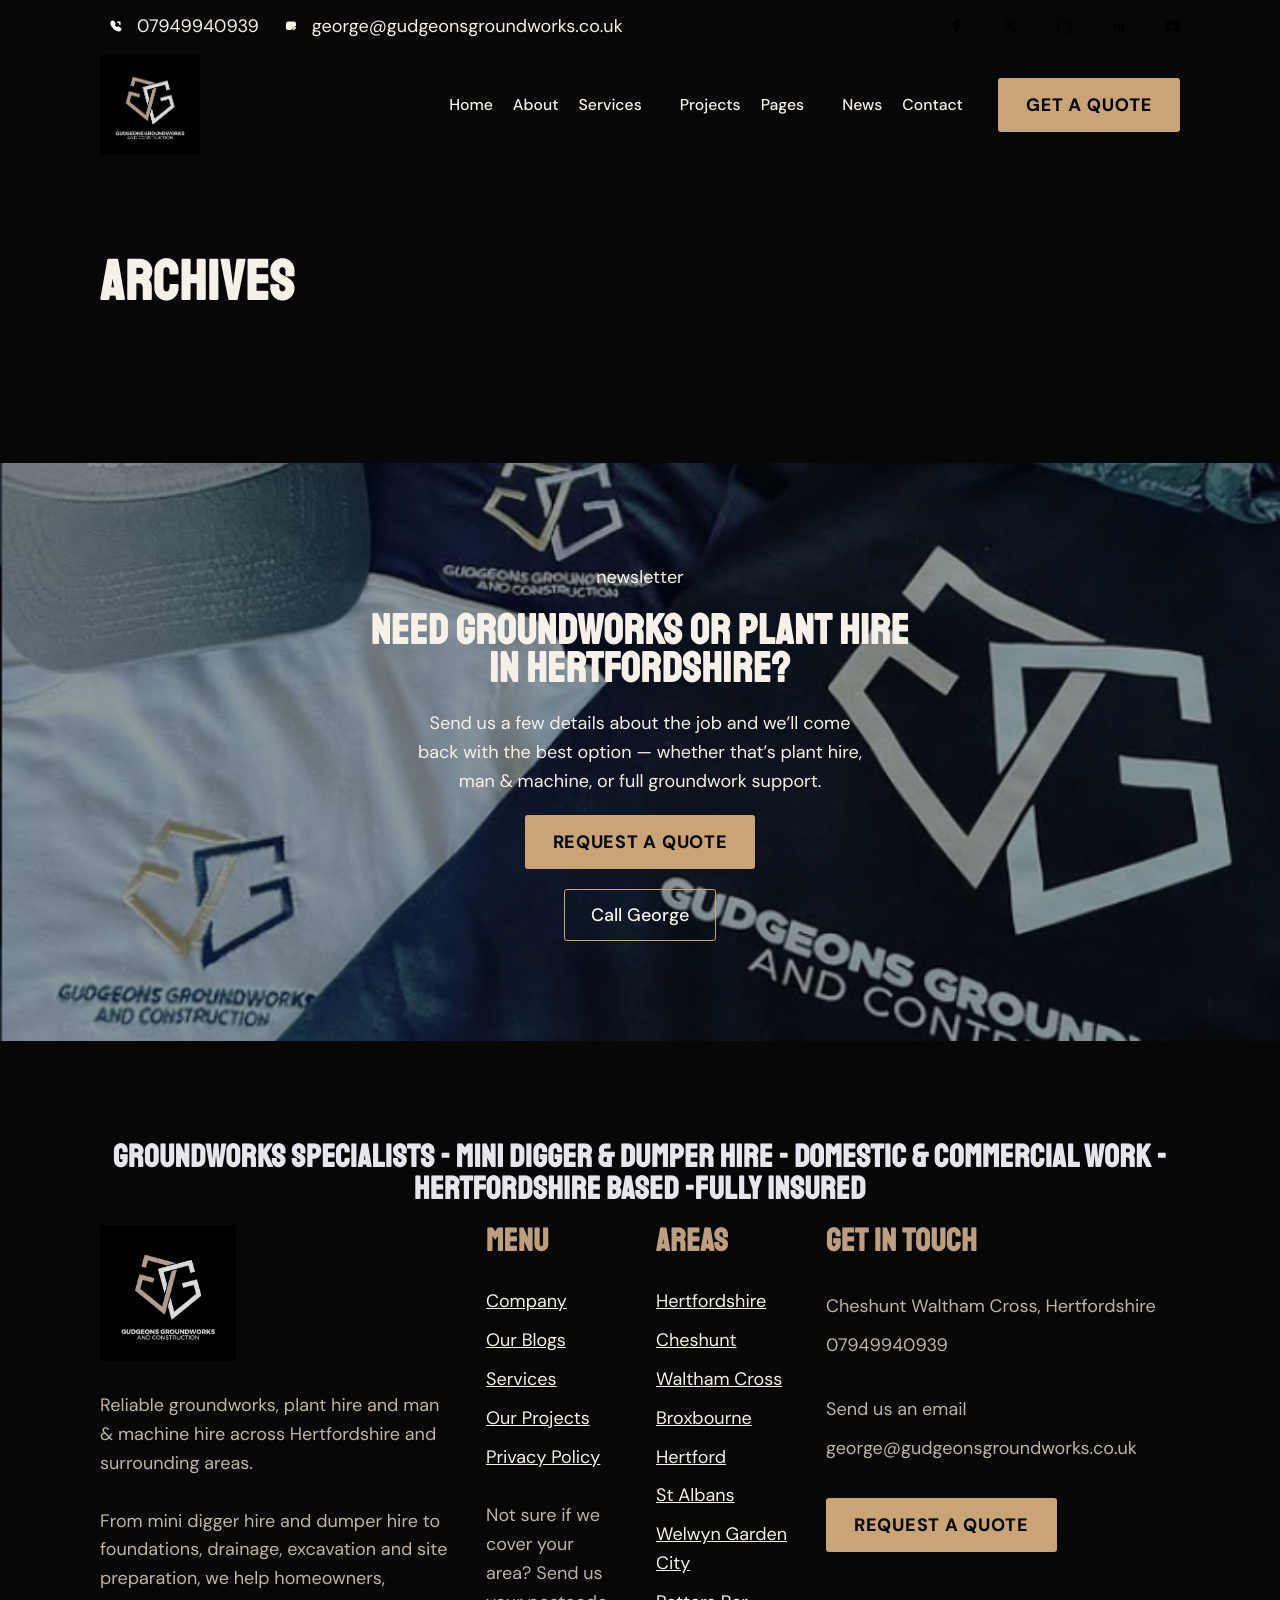
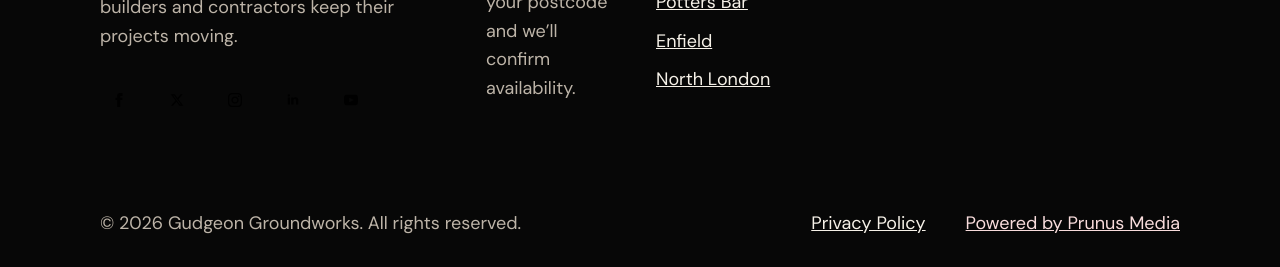
<file: qs/index.html>
<!DOCTYPE html>
<html lang="en-US">

    <head><meta charset="UTF-8">
        
        <meta name="viewport" content="width=device-width, initial-scale=1">
                    <link rel="stylesheet" href="/wp-content/plugins/breakdance/plugin/themeless/normalize.min.css">
                <title>Search Results for “test” – Gudgeons Groundworks</title>
<meta name="robots" content="noindex, follow, max-image-preview:large">
<link rel="alternate" type="application/rss+xml" title="Gudgeons Groundworks » Search Results for “test” Feed" href="/search/test/feed/rss2/">
<style id="wp-img-auto-sizes-contain-inline-css">
img:is([sizes=auto i],[sizes^="auto," i]){contain-intrinsic-size:3000px 1500px}
/*# sourceURL=wp-img-auto-sizes-contain-inline-css */
</style>
<style id="wp-emoji-styles-inline-css">

	img.wp-smiley, img.emoji {
		display: inline !important;
		border: none !important;
		box-shadow: none !important;
		height: 1em !important;
		width: 1em !important;
		margin: 0 0.07em !important;
		vertical-align: -0.1em !important;
		background: none !important;
		padding: 0 !important;
	}
/*# sourceURL=wp-emoji-styles-inline-css */
</style>
<style id="wp-block-library-inline-css">
:root{--wp-block-synced-color:#7a00df;--wp-block-synced-color--rgb:122,0,223;--wp-bound-block-color:var(--wp-block-synced-color);--wp-editor-canvas-background:#ddd;--wp-admin-theme-color:#007cba;--wp-admin-theme-color--rgb:0,124,186;--wp-admin-theme-color-darker-10:#006ba1;--wp-admin-theme-color-darker-10--rgb:0,107,160.5;--wp-admin-theme-color-darker-20:#005a87;--wp-admin-theme-color-darker-20--rgb:0,90,135;--wp-admin-border-width-focus:2px}@media (min-resolution:192dpi){:root{--wp-admin-border-width-focus:1.5px}}.wp-element-button{cursor:pointer}:root .has-very-light-gray-background-color{background-color:#eee}:root .has-very-dark-gray-background-color{background-color:#313131}:root .has-very-light-gray-color{color:#eee}:root .has-very-dark-gray-color{color:#313131}:root .has-vivid-green-cyan-to-vivid-cyan-blue-gradient-background{background:linear-gradient(135deg,#00d084,#0693e3)}:root .has-purple-crush-gradient-background{background:linear-gradient(135deg,#34e2e4,#4721fb 50%,#ab1dfe)}:root .has-hazy-dawn-gradient-background{background:linear-gradient(135deg,#faaca8,#dad0ec)}:root .has-subdued-olive-gradient-background{background:linear-gradient(135deg,#fafae1,#67a671)}:root .has-atomic-cream-gradient-background{background:linear-gradient(135deg,#fdd79a,#004a59)}:root .has-nightshade-gradient-background{background:linear-gradient(135deg,#330968,#31cdcf)}:root .has-midnight-gradient-background{background:linear-gradient(135deg,#020381,#2874fc)}:root{--wp--preset--font-size--normal:16px;--wp--preset--font-size--huge:42px}.has-regular-font-size{font-size:1em}.has-larger-font-size{font-size:2.625em}.has-normal-font-size{font-size:var(--wp--preset--font-size--normal)}.has-huge-font-size{font-size:var(--wp--preset--font-size--huge)}:root .has-text-align-center{text-align:center}:root .has-text-align-left{text-align:left}:root .has-text-align-right{text-align:right}.has-fit-text{white-space:nowrap!important}#end-resizable-editor-section{display:none}.aligncenter{clear:both}.items-justified-left{justify-content:flex-start}.items-justified-center{justify-content:center}.items-justified-right{justify-content:flex-end}.items-justified-space-between{justify-content:space-between}.screen-reader-text{word-wrap:normal!important;border:0;clip-path:inset(50%);height:1px;margin:-1px;overflow:hidden;padding:0;position:absolute;width:1px}.screen-reader-text:focus{background-color:#ddd;clip-path:none;color:#444;display:block;font-size:1em;height:auto;left:5px;line-height:normal;padding:15px 23px 14px;text-decoration:none;top:5px;width:auto;z-index:100000}html :where(.has-border-color){border-style:solid}html :where([style*=border-color]){border-style:solid}html :where([style*=border-top-color]){border-top-style:solid}html :where([style*=border-right-color]){border-right-style:solid}html :where([style*=border-bottom-color]){border-bottom-style:solid}html :where([style*=border-left-color]){border-left-style:solid}html :where([style*=border-width]){border-style:solid}html :where([style*=border-top-width]){border-top-style:solid}html :where([style*=border-right-width]){border-right-style:solid}html :where([style*=border-bottom-width]){border-bottom-style:solid}html :where([style*=border-left-width]){border-left-style:solid}html :where(img[class*=wp-image-]){height:auto;max-width:100%}:where(figure){margin:0 0 1em}html :where(.is-position-sticky){--wp-admin--admin-bar--position-offset:var(--wp-admin--admin-bar--height,0px)}@media screen and (max-width:600px){html :where(.is-position-sticky){--wp-admin--admin-bar--position-offset:0px}}
/*# sourceURL=/wp-includes/css/dist/block-library/common.min.css */
</style>
<style id="classic-theme-styles-inline-css">
/*! This file is auto-generated */
.wp-block-button__link{color:#fff;background-color:#32373c;border-radius:9999px;box-shadow:none;text-decoration:none;padding:calc(.667em + 2px) calc(1.333em + 2px);font-size:1.125em}.wp-block-file__button{background:#32373c;color:#fff;text-decoration:none}
/*# sourceURL=/wp-includes/css/classic-themes.min.css */
</style>


<link rel="https://api.w.org/" href="/wp-json/"><link rel="EditURI" type="application/rsd+xml" title="RSD" href="/xmlrpc.php?rsd">
<meta name="generator" content="WordPress 7.0">
<!-- [HEADER ASSETS] -->
<link rel="stylesheet" href="/wp-content/plugins/breakdance/subplugins/breakdance-elements/dependencies-files/awesome-menu@1/awesome-menu.css?bd_ver=2.7.2">
<link rel="stylesheet" href="/wp-content/plugins/breakdance/subplugins/breakdance-elements/dependencies-files/breakdance-posts@1/posts.css?bd_ver=2.7.2">
<link rel="stylesheet" href="/wp-content/plugins/breakdance/subplugins/breakdance-elements/dependencies-files/breakdance-fancy-background@1/fancy-background.css?bd_ver=2.7.2">
<link rel="stylesheet" href="https://fonts.googleapis.com/css2?family=DM%20Sans:ital,wght@0,100;0,200;0,300;0,400;0,500;0,600;0,700;0,800;0,900;1,100;1,200;1,300;1,400;1,500;1,600;1,700;1,800;1,900&amp;family=Staatliches:ital,wght@0,100;0,200;0,300;0,400;0,500;0,600;0,700;0,800;0,900;1,100;1,200;1,300;1,400;1,500;1,600;1,700;1,800;1,900&amp;display=swap">

<link rel="stylesheet" href="/wp-content/uploads/breakdance/css/post-16-defaults.css?v=1b65a50ecc96834bd5dd41c5c7f5b5b8">

<link rel="stylesheet" href="/wp-content/uploads/breakdance/css/post-11-defaults.css?v=91632498185e7a48f94dc62cec8a4387">

<link rel="stylesheet" href="/wp-content/uploads/breakdance/css/post-17-defaults.css?v=ce8cac83e4fe69ccddf58975defb6daa">

<link rel="stylesheet" href="/wp-content/uploads/breakdance/css/global-settings.css?v=91d1530851d2650b0f7937f67b6e31bd">

<link rel="stylesheet" href="/wp-content/uploads/breakdance/css/post-16.css?v=90e5682e90ce48ebf3d19288bd6d092d">

<link rel="stylesheet" href="/wp-content/uploads/breakdance/css/post-11.css?v=c5f8dc9646aea0603a0de438d3f9a465">

<link rel="stylesheet" href="/wp-content/uploads/breakdance/css/post-17.css?v=d521432ee032177b07e4b2360bf873e8">
<!-- [/EOF HEADER ASSETS] -->
    </head>
    
    <body class="search search-no-results wp-theme-breakdance-zero breakdance">
                    <section class="bde-section-16-100 bde-section">
  
  
	



<div class="section-container"><div class="bde-icon-list-16-101 bde-icon-list bde-icon-list--background">
<ul>
  
              
    <li>
              <div class="bde-icon-list__item-wrapper">
      
      <span class="bde-icon-list__icon" aria-hidden="true">
        <svg xmlns="http://www.w3.org/2000/svg" width="11" height="11" viewbox="0 0 11 11" fill="none">
<path d="M10 8.35954C10 8.52178 9.96395 8.68853 9.88733 8.85078C9.81072 9.01302 9.71157 9.16625 9.58087 9.31047C9.36004 9.55383 9.11668 9.72959 8.84176 9.84226C8.57136 9.95493 8.27842 10.0135 7.96294 10.0135C7.50326 10.0135 7.01202 9.90536 6.49374 9.68453C5.97546 9.4637 5.45719 9.16625 4.94342 8.79219C4.41978 8.40916 3.92565 7.98734 3.4652 7.5303C3.00946 7.07151 2.58913 6.57887 2.20781 6.05659C1.83826 5.54281 1.54081 5.02904 1.32449 4.51978C1.10816 4.00601 1 3.51477 1 3.04607C1 2.73961 1.05408 2.44667 1.16224 2.17626C1.27041 1.90135 1.44166 1.64897 1.68052 1.42364C1.96895 1.13971 2.28443 1 2.61793 1C2.74412 1 2.87031 1.02704 2.98297 1.08112C3.10015 1.1352 3.20381 1.21632 3.28493 1.3335L4.3305 2.80721C4.41162 2.91988 4.47021 3.02354 4.51077 3.12268C4.55133 3.21733 4.57386 3.31197 4.57386 3.3976C4.57386 3.50576 4.54231 3.61392 4.47922 3.71758C4.42063 3.82123 4.335 3.92939 4.22684 4.03756L3.88433 4.39359C3.83475 4.44316 3.81222 4.50175 3.81222 4.57386C3.81222 4.60992 3.81673 4.64146 3.82574 4.67752C3.83926 4.71357 3.85278 4.74061 3.86179 4.76765C3.94291 4.91637 4.08262 5.11017 4.28092 5.34452C4.48373 5.57887 4.70005 5.81773 4.9344 6.05659C5.17777 6.29544 5.41212 6.51627 5.65098 6.71908C5.88533 6.91738 6.07912 7.05258 6.23235 7.1337C6.25488 7.14271 6.28192 7.15623 6.31347 7.16975C6.34952 7.18327 6.38558 7.18778 6.42614 7.18778C6.50275 7.18778 6.56134 7.16074 6.61092 7.11117L6.95343 6.77316C7.0661 6.66049 7.17426 6.57486 7.27792 6.52078C7.38157 6.45769 7.48523 6.42614 7.5979 6.42614C7.68353 6.42614 7.77366 6.44417 7.87281 6.48473C7.97196 6.52529 8.07561 6.58388 8.18828 6.66049L9.68002 7.71958C9.7972 7.8007 9.87832 7.89534 9.92789 8.00801C9.97296 8.12068 10 8.23335 10 8.35954Z" stroke="white" stroke-width="1.1" stroke-miterlimit="10"></path>
<path d="M6.94897 1.90137H9.11222V4.06461" stroke="white" stroke-width="1.1" stroke-linecap="round" stroke-linejoin="round"></path>
</svg>
      </span>
      <span class="bde-icon-list__text">
      07949940939
      </span>
              </div>
      
    </li>

  
              
    <li>
              <div class="bde-icon-list__item-wrapper">
      
      <span class="bde-icon-list__icon" aria-hidden="true">
        <svg xmlns="http://www.w3.org/2000/svg" width="13" height="12" viewbox="0 0 13 12" fill="none">
<path d="M6.5 10.35H3.75C2.1 10.35 1 9.525 1 7.6V3.75C1 1.825 2.1 1 3.75 1H9.25C10.9 1 12 1.825 12 3.75V5.4" stroke="white" stroke-miterlimit="10" stroke-linecap="round" stroke-linejoin="round"></path>
<path d="M9.25 4.02499L7.5285 5.39999C6.962 5.85099 6.0325 5.85099 5.466 5.39999L3.75 4.02499M10.4655 7.19849L8.5185 9.14549C8.4415 9.22249 8.37 9.36549 8.3535 9.46999L8.249 10.2125C8.2105 10.482 8.3975 10.669 8.667 10.6305L9.4095 10.526C9.514 10.5095 9.6625 10.438 9.734 10.361L11.681 8.41399C12.0165 8.07849 12.176 7.68799 11.681 7.19299C11.1915 6.70349 10.801 6.86299 10.4655 7.19849Z" stroke="white" stroke-miterlimit="10" stroke-linecap="round" stroke-linejoin="round"></path>
<path d="M10.185 7.479C10.35 8.073 10.812 8.535 11.406 8.7" stroke="white" stroke-miterlimit="10" stroke-linecap="round" stroke-linejoin="round"></path>
</svg>
      </span>
      <span class="bde-icon-list__text">
      george@gudgeonsgroundworks.co.uk
      </span>
              </div>
      
    </li>

  </ul>

</div><div class="bde-social-icons-16-102 bde-social-icons">
                  
            
            

    
    
    
    
    
    <a class="breakdance-link bde-social-icons__icon-wrapper bde-social-icons__icon-facebook" href="https://www.facebook.com/" target="_self" data-type="url" aria-label="facebook">

             <svg xmlns="http://www.w3.org/2000/svg" width="100%" viewbox="0 0 24 24">
            <path d="M9 8h-3v4h3v12h5v-12h3.642l.358-4h-4v-1.667c0-.955.192-1.333 1.115-1.333h2.885v-5h-3.808c-3.596 0-5.192 1.583-5.192 4.615v3.385z"></path>
       </svg>
              </a>

                    
            
            

    
    
    
    
    
    <a class="breakdance-link bde-social-icons__icon-wrapper bde-social-icons__icon-twitter" href="https://twitter.com/" target="_self" data-type="url" aria-label="twitter">

              <svg xmlns="http://www.w3.org/2000/svg" width="100%" viewbox="0 0 512 512">
          <path d="M389.2 48h70.6L305.6 224.2 487 464H345L233.7 318.6 106.5 464H35.8L200.7 275.5 26.8 48H172.4L272.9 180.9 389.2 48zM364.4 421.8h39.1L151.1 88h-42L364.4 421.8z"></path>
        </svg>
              </a>

                    
            
            

    
    
    
    
    
    <a class="breakdance-link bde-social-icons__icon-wrapper bde-social-icons__icon-instagram" href="https://www.instagram.com/" target="_self" data-type="url" aria-label="instagram">

             <svg xmlns="http://www.w3.org/2000/svg" width="100%" viewbox="0 0 24 24">
            <path d="M12 2.163c3.204 0 3.584.012 4.85.07 3.252.148 4.771 1.691 4.919 4.919.058 1.265.069 1.645.069 4.849 0 3.205-.012 3.584-.069 4.849-.149 3.225-1.664 4.771-4.919 4.919-1.266.058-1.644.07-4.85.07-3.204 0-3.584-.012-4.849-.07-3.26-.149-4.771-1.699-4.919-4.92-.058-1.265-.07-1.644-.07-4.849 0-3.204.013-3.583.07-4.849.149-3.227 1.664-4.771 4.919-4.919 1.266-.057 1.645-.069 4.849-.069zm0-2.163c-3.259 0-3.667.014-4.947.072-4.358.2-6.78 2.618-6.98 6.98-.059 1.281-.073 1.689-.073 4.948 0 3.259.014 3.668.072 4.948.2 4.358 2.618 6.78 6.98 6.98 1.281.058 1.689.072 4.948.072 3.259 0 3.668-.014 4.948-.072 4.354-.2 6.782-2.618 6.979-6.98.059-1.28.073-1.689.073-4.948 0-3.259-.014-3.667-.072-4.947-.196-4.354-2.617-6.78-6.979-6.98-1.281-.059-1.69-.073-4.949-.073zm0 5.838c-3.403 0-6.162 2.759-6.162 6.162s2.759 6.163 6.162 6.163 6.162-2.759 6.162-6.163c0-3.403-2.759-6.162-6.162-6.162zm0 10.162c-2.209 0-4-1.79-4-4 0-2.209 1.791-4 4-4s4 1.791 4 4c0 2.21-1.791 4-4 4zm6.406-11.845c-.796 0-1.441.645-1.441 1.44s.645 1.44 1.441 1.44c.795 0 1.439-.645 1.439-1.44s-.644-1.44-1.439-1.44z"></path>
       </svg>
              </a>

                    
            
            

    
    
    
    
    
    <a class="breakdance-link bde-social-icons__icon-wrapper bde-social-icons__icon-linkedin" href="http://linkedin.com/" target="_self" data-type="url" aria-label="linkedin">

             <svg xmlns="http://www.w3.org/2000/svg" width="100%" viewbox="-4 -2 32 32">
            <path d="M4.98 3.5c0 1.381-1.11 2.5-2.48 2.5s-2.48-1.119-2.48-2.5c0-1.38 1.11-2.5 2.48-2.5s2.48 1.12 2.48 2.5zm.02 4.5h-5v16h5v-16zm7.982 0h-4.968v16h4.969v-8.399c0-4.67 6.029-5.052 6.029 0v8.399h4.988v-10.131c0-7.88-8.922-7.593-11.018-3.714v-2.155z"></path>
       </svg>
              </a>

                    
            
            

    
    
    
    
    
    <a class="breakdance-link bde-social-icons__icon-wrapper bde-social-icons__icon-youtube" href="https://www.youtube.com/" target="_self" data-type="url" aria-label="youtube">

             <svg xmlns="http://www.w3.org/2000/svg" width="100%" viewbox="0 0 24 24">
            <path d="M19.615 3.184c-3.604-.246-11.631-.245-15.23 0-3.897.266-4.356 2.62-4.385 8.816.029 6.185.484 8.549 4.385 8.816 3.6.245 11.626.246 15.23 0 3.897-.266 4.356-2.62 4.385-8.816-.029-6.185-.484-8.549-4.385-8.816zm-10.615 12.816v-8l8 3.993-8 4.007z"></path>
       </svg>
              </a>

    
</div></div>
</section><header class="bde-header-builder-16-103 bde-header-builder bde-header-builder--sticky-scroll-slide">

<div class="bde-header-builder__container"><a class="bde-container-link-16-114 bde-container-link breakdance-link" href="/" target="_self" data-type="url">
  
  
	



<div class="bde-image-16-116 bde-image">
<figure class="breakdance-image breakdance-image--33">
	<div class="breakdance-image-container">
		<div class="breakdance-image-clip"><img class="breakdance-image-object" src="/wp-content/uploads/2026/05/Screenshot-2026-05-28-125658.png" width="844" height="844" srcset="/wp-content/uploads/2026/05/Screenshot-2026-05-28-125658.png 844w, /wp-content/uploads/2026/05/Screenshot-2026-05-28-125658-300x300.png 300w, /wp-content/uploads/2026/05/Screenshot-2026-05-28-125658-150x150.png 150w, /wp-content/uploads/2026/05/Screenshot-2026-05-28-125658-768x768.png 768w" sizes="(max-width: 844px) 100vw, 844px"></div>
	</div></figure>

</div>

</a><div class="bde-menu-16-105 bde-menu">


      
        
    <nav class="breakdance-menu breakdance-menu--collapse  breakdance-menu--active-styles breakdance-menu--active-underline  ">
    <button class="breakdance-menu-toggle breakdance-menu-toggle--squeeze" type="button" aria-label="Open Menu" aria-expanded="false" aria-controls="menu-105">
                  <span class="breakdance-menu-toggle-icon">
            <span class="breakdance-menu-toggle-lines"></span>
          </span>
            </button>
    
  <ul class="breakdance-menu-list" id="menu-105">
              
  
    <li class="breakdance-menu-item-16-106 breakdance-menu-item">
        
            
            

    
    
    
    
    
    <a class="breakdance-link breakdance-menu-link" href="/" target="_self" data-type="url">
  Home
    </a>

</li><li class="breakdance-menu-item-16-107 breakdance-menu-item">
        
            
            

    
    
    
    
    
    <a class="breakdance-link breakdance-menu-link" href="/about/" target="_self" data-type="url">
  About
    </a>

</li><li class="bde-menu-dropdown-16-108 bde-menu-dropdown breakdance-menu-item">
<div class="breakdance-dropdown  breakdance-dropdown--with-link">
    <div class="breakdance-dropdown-toggle">
      
                      
            
            

    
    
    
    
    
    <a class="breakdance-link breakdance-menu-link" href="/services/" target="_self" data-type="" aria-expanded="false" aria-controls="dropdown-108">

          Services
            </a>

      
      <button class="breakdance-menu-link-arrow" type="button" aria-expanded="false" aria-controls="dropdown-108" aria-label="Services Submenu"></button>
    </div>

    <div class="breakdance-dropdown-floater" aria-hidden="true" id="dropdown-108">
        <div class="breakdance-dropdown-body">
              <div class="breakdance-dropdown-section breakdance-dropdown-section--">
    <div class="breakdance-dropdown-columns">
              <div class="breakdance-dropdown-column ">
          
          <ul class="breakdance-dropdown-links">
                                <li class="breakdance-dropdown-item">
            
            
            

    
    
    
    
    
    <a class="breakdance-link breakdance-dropdown-link" href="/services/construction-consultant/" target="_self" data-type="">

      
      <span class="breakdance-dropdown-link__label">
                  <span class="breakdance-dropdown-link__text">Construction consultant</span>
        
              </span>
        </a>

  </li>

                                <li class="breakdance-dropdown-item">
            
            
            

    
    
    
    
    
    <a class="breakdance-link breakdance-dropdown-link" href="/services/house-renovation/" target="_self" data-type="">

      
      <span class="breakdance-dropdown-link__label">
                  <span class="breakdance-dropdown-link__text">House renovation</span>
        
              </span>
        </a>

  </li>

                                <li class="breakdance-dropdown-item">
            
            
            

    
    
    
    
    
    <a class="breakdance-link breakdance-dropdown-link" href="/services/green-building/" target="_self" data-type="">

      
      <span class="breakdance-dropdown-link__label">
                  <span class="breakdance-dropdown-link__text">Green building</span>
        
              </span>
        </a>

  </li>

                                <li class="breakdance-dropdown-item">
            
            
            

    
    
    
    
    
    <a class="breakdance-link breakdance-dropdown-link" href="/services/metal-roofing/" target="_self" data-type="">

      
      <span class="breakdance-dropdown-link__label">
                  <span class="breakdance-dropdown-link__text">Metal roofing</span>
        
              </span>
        </a>

  </li>

                                <li class="breakdance-dropdown-item">
            
            
            

    
    
    
    
    
    <a class="breakdance-link breakdance-dropdown-link" href="/services/general-contracting/" target="_self" data-type="">

      
      <span class="breakdance-dropdown-link__label">
                  <span class="breakdance-dropdown-link__text">General contracting</span>
        
              </span>
        </a>

  </li>

                                <li class="breakdance-dropdown-item">
            
            
            

    
    
    
    
    
    <a class="breakdance-link breakdance-dropdown-link" href="/services/laminate-flooring/" target="_self" data-type="">

      
      <span class="breakdance-dropdown-link__label">
                  <span class="breakdance-dropdown-link__text">Laminate flooring</span>
        
              </span>
        </a>

  </li>

                      </ul>
        </div>
          </div>
  </div>


                    </div>
    </div>
</div>

</li><li class="breakdance-menu-item-16-109 breakdance-menu-item">
        
            
            

    
    
    
    
    
    <a class="breakdance-link breakdance-menu-link" href="/projects/" target="_self" data-type="url">
  Projects
    </a>

</li><li class="bde-menu-dropdown-16-110 bde-menu-dropdown breakdance-menu-item">
<div class="breakdance-dropdown  breakdance-dropdown--with-link">
    <div class="breakdance-dropdown-toggle">
      
                      
            
            

    
    
    
    
    
    <a class="breakdance-link breakdance-menu-link" href="#" target="_self" data-type="" aria-expanded="false" aria-controls="dropdown-110">

          Pages
            </a>

      
      <button class="breakdance-menu-link-arrow" type="button" aria-expanded="false" aria-controls="dropdown-110" aria-label="Pages Submenu"></button>
    </div>

    <div class="breakdance-dropdown-floater" aria-hidden="true" id="dropdown-110">
        <div class="breakdance-dropdown-body">
              <div class="breakdance-dropdown-section breakdance-dropdown-section--">
    <div class="breakdance-dropdown-columns">
              <div class="breakdance-dropdown-column ">
          
          <ul class="breakdance-dropdown-links">
                                <li class="breakdance-dropdown-item">
            
            
            

    
    
    
    
    
    <a class="breakdance-link breakdance-dropdown-link" href="/frequently-asked-questions/" target="_self" data-type="">

      
      <span class="breakdance-dropdown-link__label">
                  <span class="breakdance-dropdown-link__text">FAQ</span>
        
              </span>
        </a>

  </li>

                                <li class="breakdance-dropdown-item">
            
            
            

    
    
    
    
    
    <a class="breakdance-link breakdance-dropdown-link" href="/our-crew/" target="_self" data-type="">

      
      <span class="breakdance-dropdown-link__label">
                  <span class="breakdance-dropdown-link__text">Our crew</span>
        
              </span>
        </a>

  </li>

                                <li class="breakdance-dropdown-item">
            
            
            

    
    
    
    
    
    <a class="breakdance-link breakdance-dropdown-link" href="/testimonials/" target="_self" data-type="">

      
      <span class="breakdance-dropdown-link__label">
                  <span class="breakdance-dropdown-link__text">Testimonials</span>
        
              </span>
        </a>

  </li>

                      </ul>
        </div>
          </div>
  </div>


                    </div>
    </div>
</div>

</li><li class="breakdance-menu-item-16-111 breakdance-menu-item">
        
            
            

    
    
    
    
    
    <a class="breakdance-link breakdance-menu-link" href="/news/" target="_self" data-type="url">
  News
    </a>

</li><li class="breakdance-menu-item-16-112 breakdance-menu-item">
        
            
            

    
    
    
    
    
    <a class="breakdance-link breakdance-menu-link" href="/contact/" target="_self" data-type="url">
  Contact
    </a>

</li><li class="bde-button-16-113 bde-button breakdance-menu-item">
        
    
    
    
    
            
                    
            
            

    
    
    
    
    
    <a class="breakdance-link button-atom button-atom--primary bde-button__button" href="/contact/" target="_self" data-type="url">

    
        <span class="button-atom__text">Get a quote</span>

        
        
                </a>

    


</li>
  </ul>
  </nav>


</div></div>

<div class="bde-header-builder__header-builder-border-bottom"></div>

</header><section class="bde-section-11-102 bde-section">
  
  
	



<div class="section-container"><h1 class="bde-heading-11-103 bde-heading">Archives</h1><div class="bde-post-list-11-104 bde-post-list"></div></div>
</section><section class="bde-section-17-100 bde-section">
              
  
  
	

  <div class="section-background-overlay"></div>


<div class="section-container"><div class="bde-text-17-102 bde-text">
newsletter
</div><h2 class="bde-heading-17-103 bde-heading">
Need groundworks or plant hire in Hertfordshire?
</h2><div class="bde-text-17-104 bde-text">
Send us a few details about the job and we’ll come back with the best option — whether that’s plant hire, man &amp; machine, or full groundwork support.
</div><div class="bde-button-17-145 bde-button">
        
    
    
    
    
            
            <button type="button" class="button-atom button-atom--primary bde-button__button">
    
        <span class="button-atom__text">Request a Quote</span>

        
        
            </button>
    


</div><div class="bde-button-17-146 bde-button">
        
    
    
    
    
            
            <button type="button" class="button-atom button-atom--secondary bde-button__button">
    
        <span class="button-atom__text">Call George</span>

        
        
            </button>
    


</div></div>
</section><footer class="bde-section-17-101 bde-section">
  
  
	



<div class="section-container"><h3 class="bde-heading-17-154 bde-heading">
Groundworks Specialists - Mini Digger &amp; Dumper Hire - Domestic &amp; Commercial Work - Hertfordshire Based -Fully Insured
</h3><div class="bde-columns-17-107 bde-columns"><div class="bde-column-17-108 bde-column">
  
  
	



<a class="bde-container-link-17-143 bde-container-link breakdance-link" href="/home/" target="_self" data-type="url">
  
  
	



<img class="bde-image2-17-144 bde-image2" src="/wp-content/uploads/2026/05/Screenshot-2026-05-28-125658.png" loading="lazy" srcset="/wp-content/uploads/2026/05/Screenshot-2026-05-28-125658.png 844w, /wp-content/uploads/2026/05/Screenshot-2026-05-28-125658-300x300.png 300w, /wp-content/uploads/2026/05/Screenshot-2026-05-28-125658-150x150.png 150w, /wp-content/uploads/2026/05/Screenshot-2026-05-28-125658-768x768.png 768w" sizes="(max-width: 844px) 100vw, 844px">

</a><div class="bde-text-17-113 bde-text">
Reliable groundworks, plant hire and man &amp; machine hire across Hertfordshire and surrounding areas.<br><br>From mini digger hire and dumper hire to foundations, drainage, excavation and site preparation, we help homeowners, builders and contractors keep their projects moving.
</div><div class="bde-social-icons-17-114 bde-social-icons">
                  
            
            

    
    
    
    
    
    <a class="breakdance-link bde-social-icons__icon-wrapper bde-social-icons__icon-facebook" href="https://www.facebook.com/" target="_self" data-type="url" aria-label="facebook">

             <svg xmlns="http://www.w3.org/2000/svg" width="100%" viewbox="0 0 24 24">
            <path d="M9 8h-3v4h3v12h5v-12h3.642l.358-4h-4v-1.667c0-.955.192-1.333 1.115-1.333h2.885v-5h-3.808c-3.596 0-5.192 1.583-5.192 4.615v3.385z"></path>
       </svg>
              </a>

                    
            
            

    
    
    
    
    
    <a class="breakdance-link bde-social-icons__icon-wrapper bde-social-icons__icon-twitter" href="https://twitter.com/" target="_self" data-type="url" aria-label="twitter">

              <svg xmlns="http://www.w3.org/2000/svg" width="100%" viewbox="0 0 512 512">
          <path d="M389.2 48h70.6L305.6 224.2 487 464H345L233.7 318.6 106.5 464H35.8L200.7 275.5 26.8 48H172.4L272.9 180.9 389.2 48zM364.4 421.8h39.1L151.1 88h-42L364.4 421.8z"></path>
        </svg>
              </a>

                    
            
            

    
    
    
    
    
    <a class="breakdance-link bde-social-icons__icon-wrapper bde-social-icons__icon-instagram" href="https://www.instagram.com/" target="_self" data-type="url" aria-label="instagram">

             <svg xmlns="http://www.w3.org/2000/svg" width="100%" viewbox="0 0 24 24">
            <path d="M12 2.163c3.204 0 3.584.012 4.85.07 3.252.148 4.771 1.691 4.919 4.919.058 1.265.069 1.645.069 4.849 0 3.205-.012 3.584-.069 4.849-.149 3.225-1.664 4.771-4.919 4.919-1.266.058-1.644.07-4.85.07-3.204 0-3.584-.012-4.849-.07-3.26-.149-4.771-1.699-4.919-4.92-.058-1.265-.07-1.644-.07-4.849 0-3.204.013-3.583.07-4.849.149-3.227 1.664-4.771 4.919-4.919 1.266-.057 1.645-.069 4.849-.069zm0-2.163c-3.259 0-3.667.014-4.947.072-4.358.2-6.78 2.618-6.98 6.98-.059 1.281-.073 1.689-.073 4.948 0 3.259.014 3.668.072 4.948.2 4.358 2.618 6.78 6.98 6.98 1.281.058 1.689.072 4.948.072 3.259 0 3.668-.014 4.948-.072 4.354-.2 6.782-2.618 6.979-6.98.059-1.28.073-1.689.073-4.948 0-3.259-.014-3.667-.072-4.947-.196-4.354-2.617-6.78-6.979-6.98-1.281-.059-1.69-.073-4.949-.073zm0 5.838c-3.403 0-6.162 2.759-6.162 6.162s2.759 6.163 6.162 6.163 6.162-2.759 6.162-6.163c0-3.403-2.759-6.162-6.162-6.162zm0 10.162c-2.209 0-4-1.79-4-4 0-2.209 1.791-4 4-4s4 1.791 4 4c0 2.21-1.791 4-4 4zm6.406-11.845c-.796 0-1.441.645-1.441 1.44s.645 1.44 1.441 1.44c.795 0 1.439-.645 1.439-1.44s-.644-1.44-1.439-1.44z"></path>
       </svg>
              </a>

                    
            
            

    
    
    
    
    
    <a class="breakdance-link bde-social-icons__icon-wrapper bde-social-icons__icon-linkedin" href="http://linkedin.com/" target="_self" data-type="url" aria-label="linkedin">

             <svg xmlns="http://www.w3.org/2000/svg" width="100%" viewbox="-4 -2 32 32">
            <path d="M4.98 3.5c0 1.381-1.11 2.5-2.48 2.5s-2.48-1.119-2.48-2.5c0-1.38 1.11-2.5 2.48-2.5s2.48 1.12 2.48 2.5zm.02 4.5h-5v16h5v-16zm7.982 0h-4.968v16h4.969v-8.399c0-4.67 6.029-5.052 6.029 0v8.399h4.988v-10.131c0-7.88-8.922-7.593-11.018-3.714v-2.155z"></path>
       </svg>
              </a>

                    
            
            

    
    
    
    
    
    <a class="breakdance-link bde-social-icons__icon-wrapper bde-social-icons__icon-youtube" href="https://www.youtube.com/" target="_self" data-type="url" aria-label="youtube">

             <svg xmlns="http://www.w3.org/2000/svg" width="100%" viewbox="0 0 24 24">
            <path d="M19.615 3.184c-3.604-.246-11.631-.245-15.23 0-3.897.266-4.356 2.62-4.385 8.816.029 6.185.484 8.549 4.385 8.816 3.6.245 11.626.246 15.23 0 3.897-.266 4.356-2.62 4.385-8.816-.029-6.185-.484-8.549-4.385-8.816zm-10.615 12.816v-8l8 3.993-8 4.007z"></path>
       </svg>
              </a>

    
</div>
</div><div class="bde-column-17-109 bde-column">
  
  
	



<h3 class="bde-heading-17-115 bde-heading">
Menu
</h3><div class="bde-div-17-116 bde-div">
  
  
	



<a class="bde-text-link-17-117 bde-text-link breakdance-link" href="/about/" target="_self" data-type="url">
  Company

</a><a class="bde-text-link-17-120 bde-text-link breakdance-link" href="#" target="_self">
  Our Blogs

</a><a class="bde-text-link-17-121 bde-text-link breakdance-link" href="#" target="_self">
  Services

</a><a class="bde-text-link-17-122 bde-text-link breakdance-link" href="#" target="_self">
  Our Projects

</a><a class="bde-text-link-17-123 bde-text-link breakdance-link" href="#" target="_self">
  Privacy Policy

</a>
</div><div class="bde-text-17-153 bde-text">
Not sure if we cover your area? Send us your postcode and we’ll confirm availability.
</div>
</div><div class="bde-column-17-110 bde-column">
  
  
	



<h3 class="bde-heading-17-118 bde-heading">
Areas
</h3><div class="bde-div-17-124 bde-div">
  
  
	



<a class="bde-text-link-17-125 bde-text-link breakdance-link" href="#" target="_self">
  Hertfordshire

</a><a class="bde-text-link-17-126 bde-text-link breakdance-link" href="#" target="_self">
  Cheshunt

</a><a class="bde-text-link-17-127 bde-text-link breakdance-link" href="#" target="_self" data-type="url">
  Waltham Cross

</a><a class="bde-text-link-17-128 bde-text-link breakdance-link" href="#" target="_self">
  Broxbourne

</a><a class="bde-text-link-17-129 bde-text-link breakdance-link" href="#" target="_self">
  Hertford

</a><a class="bde-text-link-17-148 bde-text-link breakdance-link" href="#" target="_self">
  St Albans

</a><a class="bde-text-link-17-149 bde-text-link breakdance-link" href="#" target="_self">
  Welwyn Garden City

</a><a class="bde-text-link-17-150 bde-text-link breakdance-link" href="#" target="_self">
  Potters Bar

</a><a class="bde-text-link-17-151 bde-text-link breakdance-link" href="#" target="_self">
  Enfield

</a><a class="bde-text-link-17-152 bde-text-link breakdance-link" href="#" target="_self">
  North London

</a>
</div>
</div><div class="bde-column-17-111 bde-column">
  
  
	



<h3 class="bde-heading-17-119 bde-heading">
Get in touch
</h3><div class="bde-div-17-130 bde-div">
  
  
	



<div class="bde-text-17-131 bde-text">
Cheshunt Waltham Cross, Hertfordshire
</div><div class="bde-text-17-132 bde-text">
07949940939
</div>
</div><div class="bde-div-17-133 bde-div">
  
  
	



<div class="bde-text-17-134 bde-text">
Send us an email
</div><div class="bde-text-17-135 bde-text">
george@gudgeonsgroundworks.co.uk
</div>
</div><div class="bde-button-17-147 bde-button">
        
    
    
    
    
            
            <button type="button" class="button-atom button-atom--primary bde-button__button">
    
        <span class="button-atom__text">REQUEST A QUOTE</span>

        
        
            </button>
    


</div>
</div></div><div class="bde-fancy-divider-17-137 bde-fancy-divider">


<div class="bde-fancy-divider__wrapper">
  <div class="bde-fancy-divider__separator   ">
  	  </div>
</div>

</div><div class="bde-div-17-138 bde-div">
  
  
	



<div class="bde-text-17-139 bde-text">
© 2026 Gudgeon Groundworks. All rights reserved.
</div><div class="bde-div-17-140 bde-div">
  
  
	



<a class="bde-text-link-17-141 bde-text-link breakdance-link" href="#" target="_self">
  Privacy Policy

</a><a class="bde-text-link-17-142 bde-text-link breakdance-link" href="https://prunusmedia.com/" target="_self" data-type="url">
  Powered by Prunus Media

</a>
</div>
</div></div>
</footer>        <script type="speculationrules">
{"prefetch":[{"source":"document","where":{"and":[{"href_matches":"/*"},{"not":{"href_matches":["/wp-*.php","/wp-admin/*","/wp-content/uploads/*","/wp-content/*","/wp-content/plugins/*","\\\\Users\\\\User\\\\Local Sites\\\\gudgeons-groundworks\\\\app\\\\public\\\\wp-content\\\\plugins\\\\breakdance/plugin/themeless/themes/breakdance-zero/*","/*\\?(.+)"]}},{"not":{"selector_matches":"a[rel~=\"nofollow\"]"}},{"not":{"selector_matches":".no-prefetch, .no-prefetch a"}}]},"eagerness":"conservative"}]}
</script>
        <span class="ssp-id" style="display:none"></span>
        <style id="global-styles-inline-css">
:root{--wp--preset--aspect-ratio--square: 1;--wp--preset--aspect-ratio--4-3: 4/3;--wp--preset--aspect-ratio--3-4: 3/4;--wp--preset--aspect-ratio--3-2: 3/2;--wp--preset--aspect-ratio--2-3: 2/3;--wp--preset--aspect-ratio--16-9: 16/9;--wp--preset--aspect-ratio--9-16: 9/16;--wp--preset--color--black: #000000;--wp--preset--color--cyan-bluish-gray: #abb8c3;--wp--preset--color--white: #ffffff;--wp--preset--color--pale-pink: #f78da7;--wp--preset--color--vivid-red: #cf2e2e;--wp--preset--color--luminous-vivid-orange: #ff6900;--wp--preset--color--luminous-vivid-amber: #fcb900;--wp--preset--color--light-green-cyan: #7bdcb5;--wp--preset--color--vivid-green-cyan: #00d084;--wp--preset--color--pale-cyan-blue: #8ed1fc;--wp--preset--color--vivid-cyan-blue: #0693e3;--wp--preset--color--vivid-purple: #9b51e0;--wp--preset--gradient--vivid-cyan-blue-to-vivid-purple: linear-gradient(135deg,rgb(6,147,227) 0%,rgb(155,81,224) 100%);--wp--preset--gradient--light-green-cyan-to-vivid-green-cyan: linear-gradient(135deg,rgb(122,220,180) 0%,rgb(0,208,130) 100%);--wp--preset--gradient--luminous-vivid-amber-to-luminous-vivid-orange: linear-gradient(135deg,rgb(252,185,0) 0%,rgb(255,105,0) 100%);--wp--preset--gradient--luminous-vivid-orange-to-vivid-red: linear-gradient(135deg,rgb(255,105,0) 0%,rgb(207,46,46) 100%);--wp--preset--gradient--very-light-gray-to-cyan-bluish-gray: linear-gradient(135deg,rgb(238,238,238) 0%,rgb(169,184,195) 100%);--wp--preset--gradient--cool-to-warm-spectrum: linear-gradient(135deg,rgb(74,234,220) 0%,rgb(151,120,209) 20%,rgb(207,42,186) 40%,rgb(238,44,130) 60%,rgb(251,105,98) 80%,rgb(254,248,76) 100%);--wp--preset--gradient--blush-light-purple: linear-gradient(135deg,rgb(255,206,236) 0%,rgb(152,150,240) 100%);--wp--preset--gradient--blush-bordeaux: linear-gradient(135deg,rgb(254,205,165) 0%,rgb(254,45,45) 50%,rgb(107,0,62) 100%);--wp--preset--gradient--luminous-dusk: linear-gradient(135deg,rgb(255,203,112) 0%,rgb(199,81,192) 50%,rgb(65,88,208) 100%);--wp--preset--gradient--pale-ocean: linear-gradient(135deg,rgb(255,245,203) 0%,rgb(182,227,212) 50%,rgb(51,167,181) 100%);--wp--preset--gradient--electric-grass: linear-gradient(135deg,rgb(202,248,128) 0%,rgb(113,206,126) 100%);--wp--preset--gradient--midnight: linear-gradient(135deg,rgb(2,3,129) 0%,rgb(40,116,252) 100%);--wp--preset--font-size--small: 13px;--wp--preset--font-size--medium: 20px;--wp--preset--font-size--large: 36px;--wp--preset--font-size--x-large: 42px;--wp--preset--spacing--20: 0.44rem;--wp--preset--spacing--30: 0.67rem;--wp--preset--spacing--40: 1rem;--wp--preset--spacing--50: 1.5rem;--wp--preset--spacing--60: 2.25rem;--wp--preset--spacing--70: 3.38rem;--wp--preset--spacing--80: 5.06rem;--wp--preset--shadow--natural: 6px 6px 9px rgba(0, 0, 0, 0.2);--wp--preset--shadow--deep: 12px 12px 50px rgba(0, 0, 0, 0.4);--wp--preset--shadow--sharp: 6px 6px 0px rgba(0, 0, 0, 0.2);--wp--preset--shadow--outlined: 6px 6px 0px -3px rgb(255, 255, 255), 6px 6px rgb(0, 0, 0);--wp--preset--shadow--crisp: 6px 6px 0px rgb(0, 0, 0);}:where(body) { margin: 0; }:where(.is-layout-flex){gap: 0.5em;}:where(.is-layout-grid){gap: 0.5em;}body .is-layout-flex{display: flex;}.is-layout-flex{flex-wrap: wrap;align-items: center;}.is-layout-flex > :is(*, div){margin: 0;}body .is-layout-grid{display: grid;}.is-layout-grid > :is(*, div){margin: 0;}body{padding-top: 0px;padding-right: 0px;padding-bottom: 0px;padding-left: 0px;}:root :where(.wp-element-button, .wp-block-button__link){background-color: #32373c;border-width: 0;color: #fff;font-family: inherit;font-size: inherit;font-style: inherit;font-weight: inherit;letter-spacing: inherit;line-height: inherit;padding-top: calc(0.667em + 2px);padding-right: calc(1.333em + 2px);padding-bottom: calc(0.667em + 2px);padding-left: calc(1.333em + 2px);text-decoration: none;text-transform: inherit;}.has-black-color{color: var(--wp--preset--color--black) !important;}.has-cyan-bluish-gray-color{color: var(--wp--preset--color--cyan-bluish-gray) !important;}.has-white-color{color: var(--wp--preset--color--white) !important;}.has-pale-pink-color{color: var(--wp--preset--color--pale-pink) !important;}.has-vivid-red-color{color: var(--wp--preset--color--vivid-red) !important;}.has-luminous-vivid-orange-color{color: var(--wp--preset--color--luminous-vivid-orange) !important;}.has-luminous-vivid-amber-color{color: var(--wp--preset--color--luminous-vivid-amber) !important;}.has-light-green-cyan-color{color: var(--wp--preset--color--light-green-cyan) !important;}.has-vivid-green-cyan-color{color: var(--wp--preset--color--vivid-green-cyan) !important;}.has-pale-cyan-blue-color{color: var(--wp--preset--color--pale-cyan-blue) !important;}.has-vivid-cyan-blue-color{color: var(--wp--preset--color--vivid-cyan-blue) !important;}.has-vivid-purple-color{color: var(--wp--preset--color--vivid-purple) !important;}.has-black-background-color{background-color: var(--wp--preset--color--black) !important;}.has-cyan-bluish-gray-background-color{background-color: var(--wp--preset--color--cyan-bluish-gray) !important;}.has-white-background-color{background-color: var(--wp--preset--color--white) !important;}.has-pale-pink-background-color{background-color: var(--wp--preset--color--pale-pink) !important;}.has-vivid-red-background-color{background-color: var(--wp--preset--color--vivid-red) !important;}.has-luminous-vivid-orange-background-color{background-color: var(--wp--preset--color--luminous-vivid-orange) !important;}.has-luminous-vivid-amber-background-color{background-color: var(--wp--preset--color--luminous-vivid-amber) !important;}.has-light-green-cyan-background-color{background-color: var(--wp--preset--color--light-green-cyan) !important;}.has-vivid-green-cyan-background-color{background-color: var(--wp--preset--color--vivid-green-cyan) !important;}.has-pale-cyan-blue-background-color{background-color: var(--wp--preset--color--pale-cyan-blue) !important;}.has-vivid-cyan-blue-background-color{background-color: var(--wp--preset--color--vivid-cyan-blue) !important;}.has-vivid-purple-background-color{background-color: var(--wp--preset--color--vivid-purple) !important;}.has-black-border-color{border-color: var(--wp--preset--color--black) !important;}.has-cyan-bluish-gray-border-color{border-color: var(--wp--preset--color--cyan-bluish-gray) !important;}.has-white-border-color{border-color: var(--wp--preset--color--white) !important;}.has-pale-pink-border-color{border-color: var(--wp--preset--color--pale-pink) !important;}.has-vivid-red-border-color{border-color: var(--wp--preset--color--vivid-red) !important;}.has-luminous-vivid-orange-border-color{border-color: var(--wp--preset--color--luminous-vivid-orange) !important;}.has-luminous-vivid-amber-border-color{border-color: var(--wp--preset--color--luminous-vivid-amber) !important;}.has-light-green-cyan-border-color{border-color: var(--wp--preset--color--light-green-cyan) !important;}.has-vivid-green-cyan-border-color{border-color: var(--wp--preset--color--vivid-green-cyan) !important;}.has-pale-cyan-blue-border-color{border-color: var(--wp--preset--color--pale-cyan-blue) !important;}.has-vivid-cyan-blue-border-color{border-color: var(--wp--preset--color--vivid-cyan-blue) !important;}.has-vivid-purple-border-color{border-color: var(--wp--preset--color--vivid-purple) !important;}.has-vivid-cyan-blue-to-vivid-purple-gradient-background{background: var(--wp--preset--gradient--vivid-cyan-blue-to-vivid-purple) !important;}.has-light-green-cyan-to-vivid-green-cyan-gradient-background{background: var(--wp--preset--gradient--light-green-cyan-to-vivid-green-cyan) !important;}.has-luminous-vivid-amber-to-luminous-vivid-orange-gradient-background{background: var(--wp--preset--gradient--luminous-vivid-amber-to-luminous-vivid-orange) !important;}.has-luminous-vivid-orange-to-vivid-red-gradient-background{background: var(--wp--preset--gradient--luminous-vivid-orange-to-vivid-red) !important;}.has-very-light-gray-to-cyan-bluish-gray-gradient-background{background: var(--wp--preset--gradient--very-light-gray-to-cyan-bluish-gray) !important;}.has-cool-to-warm-spectrum-gradient-background{background: var(--wp--preset--gradient--cool-to-warm-spectrum) !important;}.has-blush-light-purple-gradient-background{background: var(--wp--preset--gradient--blush-light-purple) !important;}.has-blush-bordeaux-gradient-background{background: var(--wp--preset--gradient--blush-bordeaux) !important;}.has-luminous-dusk-gradient-background{background: var(--wp--preset--gradient--luminous-dusk) !important;}.has-pale-ocean-gradient-background{background: var(--wp--preset--gradient--pale-ocean) !important;}.has-electric-grass-gradient-background{background: var(--wp--preset--gradient--electric-grass) !important;}.has-midnight-gradient-background{background: var(--wp--preset--gradient--midnight) !important;}.has-small-font-size{font-size: var(--wp--preset--font-size--small) !important;}.has-medium-font-size{font-size: var(--wp--preset--font-size--medium) !important;}.has-large-font-size{font-size: var(--wp--preset--font-size--large) !important;}.has-x-large-font-size{font-size: var(--wp--preset--font-size--x-large) !important;}
/*# sourceURL=global-styles-inline-css */
</style>
<script id="wp-emoji-settings" type="application/json">
{"baseUrl":"https://s.w.org/images/core/emoji/17.0.2/72x72/","ext":".png","svgUrl":"https://s.w.org/images/core/emoji/17.0.2/svg/","svgExt":".svg","source":{"concatemoji":"/wp-includes/js/wp-emoji-release.min.js?ver=7.0"}}
</script>
<script type="module">
/*! This file is auto-generated */
const a=JSON.parse(document.getElementById("wp-emoji-settings").textContent),o=(window._wpemojiSettings=a,"wpEmojiSettingsSupports"),s=["flag","emoji"];function i(e){try{var t={supportTests:e,timestamp:(new Date).valueOf()};sessionStorage.setItem(o,JSON.stringify(t))}catch(e){}}function c(e,t,n){e.clearRect(0,0,e.canvas.width,e.canvas.height),e.fillText(t,0,0);t=new Uint32Array(e.getImageData(0,0,e.canvas.width,e.canvas.height).data);e.clearRect(0,0,e.canvas.width,e.canvas.height),e.fillText(n,0,0);const a=new Uint32Array(e.getImageData(0,0,e.canvas.width,e.canvas.height).data);return t.every((e,t)=>e===a[t])}function p(e,t){e.clearRect(0,0,e.canvas.width,e.canvas.height),e.fillText(t,0,0);var n=e.getImageData(16,16,1,1);for(let e=0;e<n.data.length;e++)if(0!==n.data[e])return!1;return!0}function u(e,t,n,a){switch(t){case"flag":return n(e,"\ud83c\udff3\ufe0f\u200d\u26a7\ufe0f","\ud83c\udff3\ufe0f\u200b\u26a7\ufe0f")?!1:!n(e,"\ud83c\udde8\ud83c\uddf6","\ud83c\udde8\u200b\ud83c\uddf6")&&!n(e,"\ud83c\udff4\udb40\udc67\udb40\udc62\udb40\udc65\udb40\udc6e\udb40\udc67\udb40\udc7f","\ud83c\udff4\u200b\udb40\udc67\u200b\udb40\udc62\u200b\udb40\udc65\u200b\udb40\udc6e\u200b\udb40\udc67\u200b\udb40\udc7f");case"emoji":return!a(e,"\ud83e\u1fac8")}return!1}function f(e,t,n,a){let r;const o=(r="undefined"!=typeof WorkerGlobalScope&&self instanceof WorkerGlobalScope?new OffscreenCanvas(300,150):document.createElement("canvas")).getContext("2d",{willReadFrequently:!0}),s=(o.textBaseline="top",o.font="600 32px Arial",{});return e.forEach(e=>{s[e]=t(o,e,n,a)}),s}function r(e){var t=document.createElement("script");t.src=e,t.defer=!0,document.head.appendChild(t)}a.supports={everything:!0,everythingExceptFlag:!0},new Promise(t=>{let n=function(){try{var e=JSON.parse(sessionStorage.getItem(o));if("object"==typeof e&&"number"==typeof e.timestamp&&(new Date).valueOf()<e.timestamp+604800&&"object"==typeof e.supportTests)return e.supportTests}catch(e){}return null}();if(!n){if("undefined"!=typeof Worker&&"undefined"!=typeof OffscreenCanvas&&"undefined"!=typeof URL&&URL.createObjectURL&&"undefined"!=typeof Blob)try{var e="postMessage("+f.toString()+"("+[JSON.stringify(s),u.toString(),c.toString(),p.toString()].join(",")+"));",a=new Blob([e],{type:"text/javascript"});const r=new Worker(URL.createObjectURL(a),{name:"wpTestEmojiSupports"});return void(r.onmessage=e=>{i(n=e.data),r.terminate(),t(n)})}catch(e){}i(n=f(s,u,c,p))}t(n)}).then(e=>{for(const n in e)a.supports[n]=e[n],a.supports.everything=a.supports.everything&&a.supports[n],"flag"!==n&&(a.supports.everythingExceptFlag=a.supports.everythingExceptFlag&&a.supports[n]);var t;a.supports.everythingExceptFlag=a.supports.everythingExceptFlag&&!a.supports.flag,a.supports.everything||((t=a.source||{}).concatemoji?r(t.concatemoji):t.wpemoji&&t.twemoji&&(r(t.twemoji),r(t.wpemoji)))});
//# sourceURL=/wp-includes/js/wp-emoji-loader.min.js
</script>
<script src='/wp-content/plugins/breakdance/plugin/global-scripts/breakdance-utils.js?bd_ver=2.7.2' defer></script>
<script src='/wp-content/plugins/breakdance/subplugins/breakdance-elements/dependencies-files/breakdance-header-builder@1/header-builder.js?bd_ver=2.7.2' defer></script>
<script src='/wp-content/plugins/breakdance/subplugins/breakdance-elements/dependencies-files/awesome-menu@1/awesome-menu.js?bd_ver=2.7.2' defer></script>
<script>document.addEventListener('DOMContentLoaded', function(){     if (!window.BreakdanceFrontend) {
        window.BreakdanceFrontend = {}
    }

    window.BreakdanceFrontend.data = {"homeUrl":"","ajaxUrl":"\/wp-admin\/admin-ajax.php","elementsPluginUrl":"\/wp-content\/plugins\/breakdance\/subplugins\/breakdance-elements\/","BASE_BREAKPOINT_ID":"breakpoint_base","breakpoints":[{"id":"breakpoint_base","label":"Desktop","defaultPreviewWidth":"100%"},{"id":"breakpoint_tablet_landscape","label":"Tablet Landscape","defaultPreviewWidth":1024,"maxWidth":1119},{"id":"breakpoint_tablet_portrait","label":"Tablet Portrait","defaultPreviewWidth":768,"maxWidth":1023},{"id":"breakpoint_phone_landscape","label":"Phone Landscape","defaultPreviewWidth":480,"maxWidth":767},{"id":"breakpoint_phone_portrait","label":"Phone Portrait","defaultPreviewWidth":400,"maxWidth":479}],"subscriptionMode":"pro"} }) </script>
<script>document.addEventListener('DOMContentLoaded', function(){ new BreakdanceHeaderBuilder(".breakdance .bde-header-builder-16-103", "103", false); }) </script>
<script>document.addEventListener('DOMContentLoaded', function(){ 
new AwesomeMenu(".breakdance .bde-menu-16-105 .breakdance-menu", {
  dropdown: {
    openOnClick: false,
    mode: {
      desktop: 'dropdown'
    },
    placement: 'left',
    width: null,
    animation: 'fade'
  },
  link: {
    effect: 'underline',
    effectDirection: 'left',
  },
  mobile: {
    breakpoint: 'breakpoint_tablet_portrait',
    mode: 'accordion',
    offcanvasPosition: 'left',
    offset: null,
    followLinks: true
  }
});
 }) </script>
    </body>

    </html>
</file>
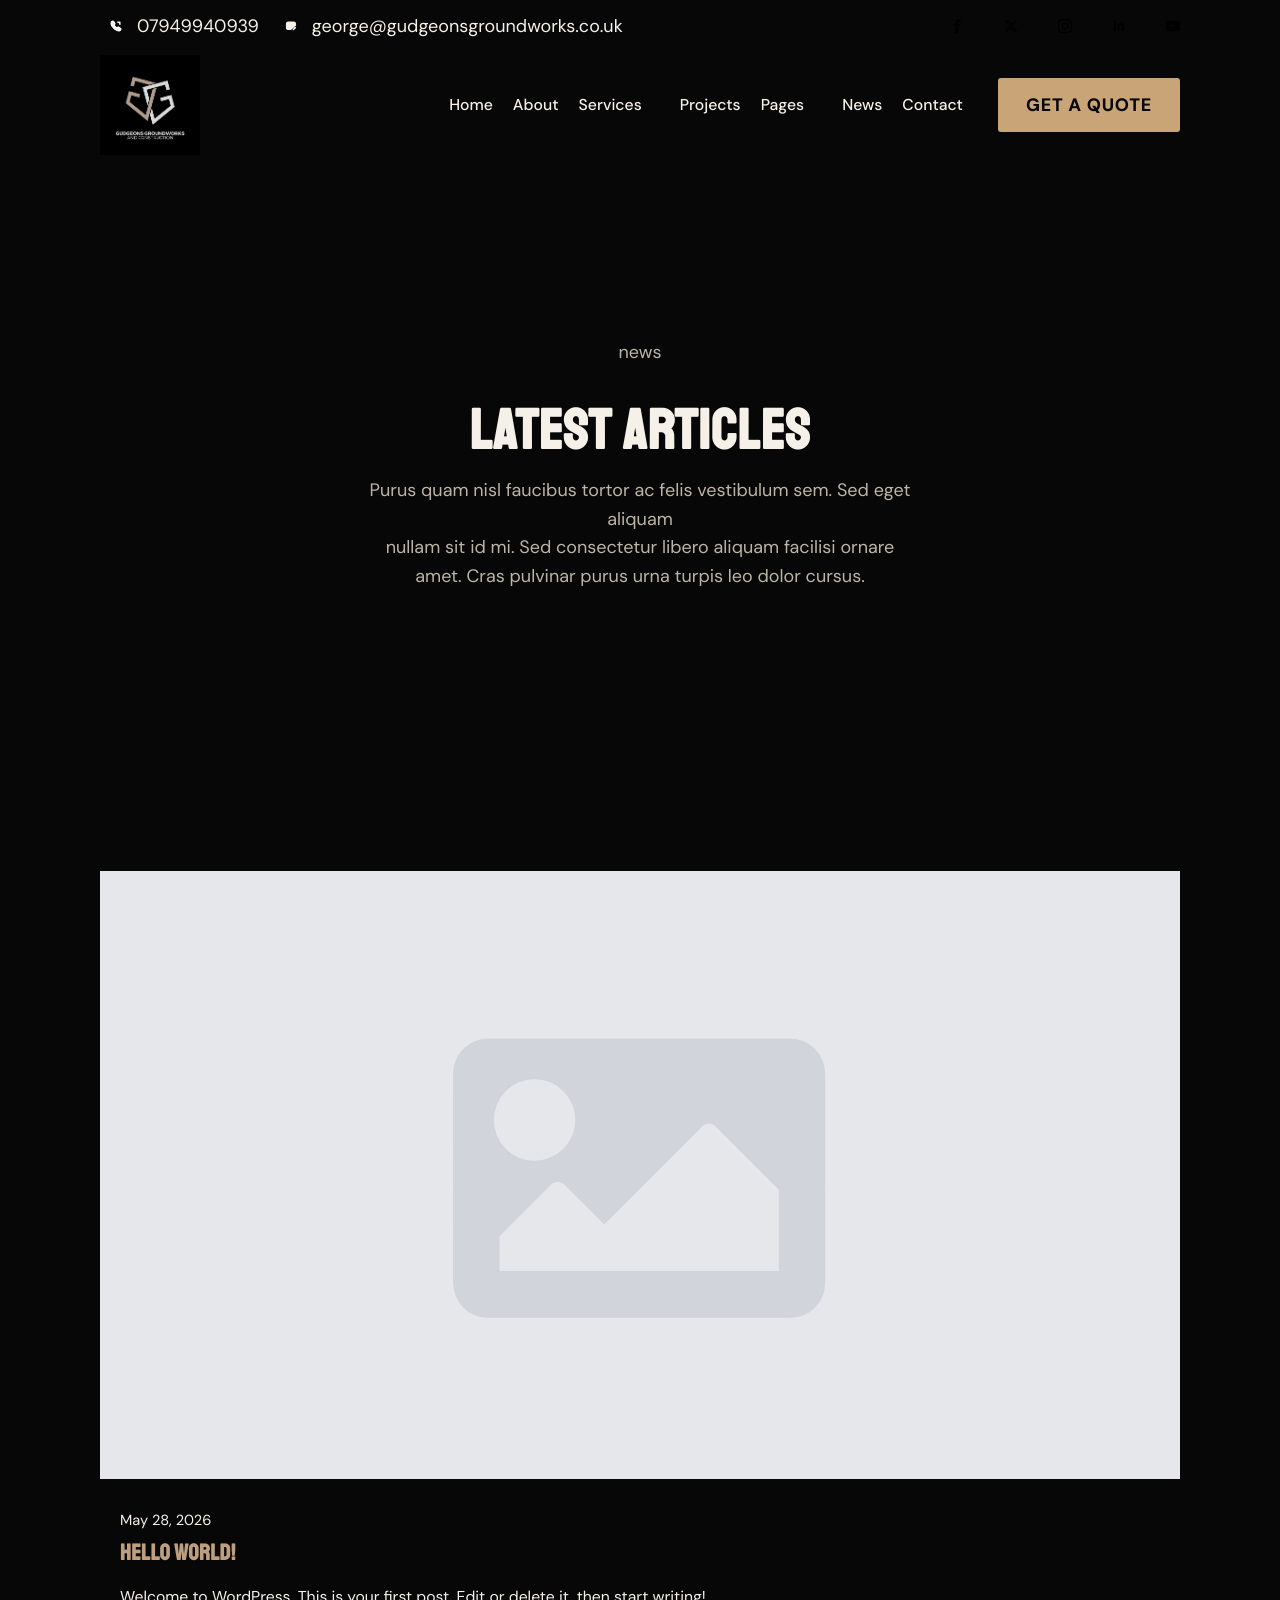
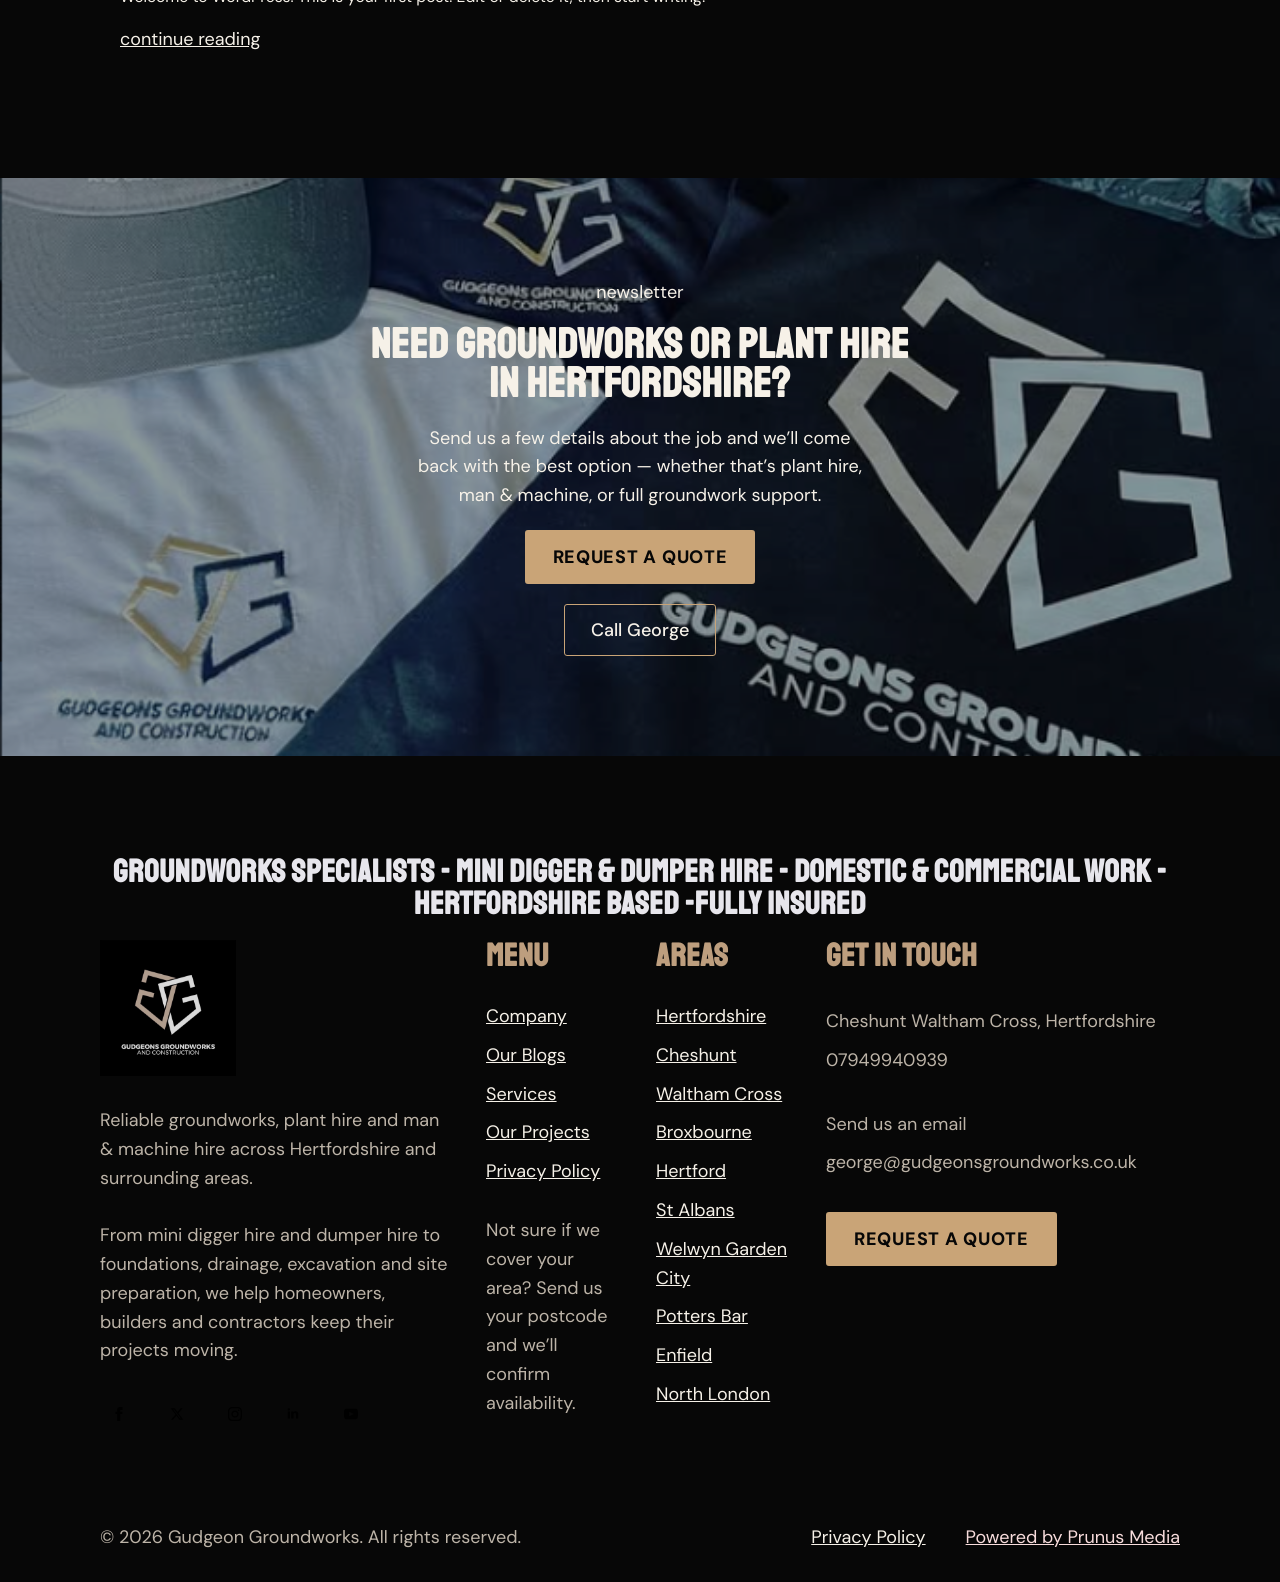
<file: author/gudgeonsgroundworks/index.html>
<!DOCTYPE html>
<html lang="en-US">

    <head><meta charset="UTF-8">
        
        <meta name="viewport" content="width=device-width, initial-scale=1">
                    <link rel="stylesheet" href="/wp-content/plugins/breakdance/plugin/themeless/normalize.min.css">
                <title>gudgeonsgroundworks – Gudgeons Groundworks</title>
<meta name="robots" content="max-image-preview:large">
<link rel="alternate" type="application/rss+xml" title="Gudgeons Groundworks » Posts by gudgeonsgroundworks Feed" href="/author/gudgeonsgroundworks/feed/">
<style id="wp-img-auto-sizes-contain-inline-css">
img:is([sizes=auto i],[sizes^="auto," i]){contain-intrinsic-size:3000px 1500px}
/*# sourceURL=wp-img-auto-sizes-contain-inline-css */
</style>
<style id="wp-block-paragraph-inline-css">
.is-small-text{font-size:.875em}.is-regular-text{font-size:1em}.is-large-text{font-size:2.25em}.is-larger-text{font-size:3em}.has-drop-cap:not(:focus):first-letter{float:left;font-size:8.4em;font-style:normal;font-weight:100;line-height:.68;margin:.05em .1em 0 0;text-transform:uppercase}body.rtl .has-drop-cap:not(:focus):first-letter{float:none;margin-left:.1em}p.has-drop-cap.has-background{overflow:hidden}:root :where(p.has-background){padding:1.25em 2.375em}:where(p.has-text-color:not(.has-link-color)) a{color:inherit}p.has-text-align-left[style*="writing-mode:vertical-lr"],p.has-text-align-right[style*="writing-mode:vertical-rl"]{rotate:180deg}
/*# sourceURL=/wp-includes/blocks/paragraph/style.min.css */
</style>
<style id="wp-emoji-styles-inline-css">

	img.wp-smiley, img.emoji {
		display: inline !important;
		border: none !important;
		box-shadow: none !important;
		height: 1em !important;
		width: 1em !important;
		margin: 0 0.07em !important;
		vertical-align: -0.1em !important;
		background: none !important;
		padding: 0 !important;
	}
/*# sourceURL=wp-emoji-styles-inline-css */
</style>
<style id="wp-block-library-inline-css">
:root{--wp-block-synced-color:#7a00df;--wp-block-synced-color--rgb:122,0,223;--wp-bound-block-color:var(--wp-block-synced-color);--wp-editor-canvas-background:#ddd;--wp-admin-theme-color:#007cba;--wp-admin-theme-color--rgb:0,124,186;--wp-admin-theme-color-darker-10:#006ba1;--wp-admin-theme-color-darker-10--rgb:0,107,160.5;--wp-admin-theme-color-darker-20:#005a87;--wp-admin-theme-color-darker-20--rgb:0,90,135;--wp-admin-border-width-focus:2px}@media (min-resolution:192dpi){:root{--wp-admin-border-width-focus:1.5px}}.wp-element-button{cursor:pointer}:root .has-very-light-gray-background-color{background-color:#eee}:root .has-very-dark-gray-background-color{background-color:#313131}:root .has-very-light-gray-color{color:#eee}:root .has-very-dark-gray-color{color:#313131}:root .has-vivid-green-cyan-to-vivid-cyan-blue-gradient-background{background:linear-gradient(135deg,#00d084,#0693e3)}:root .has-purple-crush-gradient-background{background:linear-gradient(135deg,#34e2e4,#4721fb 50%,#ab1dfe)}:root .has-hazy-dawn-gradient-background{background:linear-gradient(135deg,#faaca8,#dad0ec)}:root .has-subdued-olive-gradient-background{background:linear-gradient(135deg,#fafae1,#67a671)}:root .has-atomic-cream-gradient-background{background:linear-gradient(135deg,#fdd79a,#004a59)}:root .has-nightshade-gradient-background{background:linear-gradient(135deg,#330968,#31cdcf)}:root .has-midnight-gradient-background{background:linear-gradient(135deg,#020381,#2874fc)}:root{--wp--preset--font-size--normal:16px;--wp--preset--font-size--huge:42px}.has-regular-font-size{font-size:1em}.has-larger-font-size{font-size:2.625em}.has-normal-font-size{font-size:var(--wp--preset--font-size--normal)}.has-huge-font-size{font-size:var(--wp--preset--font-size--huge)}:root .has-text-align-center{text-align:center}:root .has-text-align-left{text-align:left}:root .has-text-align-right{text-align:right}.has-fit-text{white-space:nowrap!important}#end-resizable-editor-section{display:none}.aligncenter{clear:both}.items-justified-left{justify-content:flex-start}.items-justified-center{justify-content:center}.items-justified-right{justify-content:flex-end}.items-justified-space-between{justify-content:space-between}.screen-reader-text{word-wrap:normal!important;border:0;clip-path:inset(50%);height:1px;margin:-1px;overflow:hidden;padding:0;position:absolute;width:1px}.screen-reader-text:focus{background-color:#ddd;clip-path:none;color:#444;display:block;font-size:1em;height:auto;left:5px;line-height:normal;padding:15px 23px 14px;text-decoration:none;top:5px;width:auto;z-index:100000}html :where(.has-border-color){border-style:solid}html :where([style*=border-color]){border-style:solid}html :where([style*=border-top-color]){border-top-style:solid}html :where([style*=border-right-color]){border-right-style:solid}html :where([style*=border-bottom-color]){border-bottom-style:solid}html :where([style*=border-left-color]){border-left-style:solid}html :where([style*=border-width]){border-style:solid}html :where([style*=border-top-width]){border-top-style:solid}html :where([style*=border-right-width]){border-right-style:solid}html :where([style*=border-bottom-width]){border-bottom-style:solid}html :where([style*=border-left-width]){border-left-style:solid}html :where(img[class*=wp-image-]){height:auto;max-width:100%}:where(figure){margin:0 0 1em}html :where(.is-position-sticky){--wp-admin--admin-bar--position-offset:var(--wp-admin--admin-bar--height,0px)}@media screen and (max-width:600px){html :where(.is-position-sticky){--wp-admin--admin-bar--position-offset:0px}}
/*# sourceURL=/wp-includes/css/dist/block-library/common.min.css */
</style>
<style id="classic-theme-styles-inline-css">
/*! This file is auto-generated */
.wp-block-button__link{color:#fff;background-color:#32373c;border-radius:9999px;box-shadow:none;text-decoration:none;padding:calc(.667em + 2px) calc(1.333em + 2px);font-size:1.125em}.wp-block-file__button{background:#32373c;color:#fff;text-decoration:none}
/*# sourceURL=/wp-includes/css/classic-themes.min.css */
</style>


<link rel="https://api.w.org/" href="/wp-json/"><link rel="alternate" title="JSON" type="application/json" href="/wp-json/wp/v2/users/1"><link rel="EditURI" type="application/rsd+xml" title="RSD" href="/xmlrpc.php?rsd">
<meta name="generator" content="WordPress 7.0">
<!-- [HEADER ASSETS] -->
<link rel="stylesheet" href="/wp-content/plugins/breakdance/subplugins/breakdance-elements/dependencies-files/awesome-menu@1/awesome-menu.css?bd_ver=2.7.2">
<link rel="stylesheet" href="/wp-content/plugins/breakdance/subplugins/breakdance-elements/dependencies-files/breakdance-posts@1/posts.css?bd_ver=2.7.2">
<link rel="stylesheet" href="/wp-content/plugins/breakdance/subplugins/breakdance-elements/dependencies-files/breakdance-fancy-background@1/fancy-background.css?bd_ver=2.7.2">
<link rel="stylesheet" href="https://fonts.googleapis.com/css2?family=DM%20Sans:ital,wght@0,100;0,200;0,300;0,400;0,500;0,600;0,700;0,800;0,900;1,100;1,200;1,300;1,400;1,500;1,600;1,700;1,800;1,900&amp;family=Staatliches:ital,wght@0,100;0,200;0,300;0,400;0,500;0,600;0,700;0,800;0,900;1,100;1,200;1,300;1,400;1,500;1,600;1,700;1,800;1,900&amp;display=swap">

<link rel="stylesheet" href="/wp-content/uploads/breakdance/css/post-16-defaults.css?v=1b65a50ecc96834bd5dd41c5c7f5b5b8">

<link rel="stylesheet" href="/wp-content/uploads/breakdance/css/post-19-defaults.css?v=62da89b928303ec33dda37fd8f699ce9">

<link rel="stylesheet" href="/wp-content/uploads/breakdance/css/post-17-defaults.css?v=ce8cac83e4fe69ccddf58975defb6daa">

<link rel="stylesheet" href="/wp-content/uploads/breakdance/css/global-settings.css?v=91d1530851d2650b0f7937f67b6e31bd">

<link rel="stylesheet" href="/wp-content/uploads/breakdance/css/post-16.css?v=90e5682e90ce48ebf3d19288bd6d092d">

<link rel="stylesheet" href="/wp-content/uploads/breakdance/css/post-19.css?v=4f6393aa8249a7d21f3f3d5df4c56412">

<link rel="stylesheet" href="/wp-content/uploads/breakdance/css/post-17.css?v=d521432ee032177b07e4b2360bf873e8">
<!-- [/EOF HEADER ASSETS] -->
    </head>
    
    <body class="archive author author-gudgeonsgroundworks author-1 wp-theme-breakdance-zero breakdance">
                    <section class="bde-section-16-100 bde-section">
  
  
	



<div class="section-container"><div class="bde-icon-list-16-101 bde-icon-list bde-icon-list--background">
<ul>
  
              
    <li>
              <div class="bde-icon-list__item-wrapper">
      
      <span class="bde-icon-list__icon" aria-hidden="true">
        <svg xmlns="http://www.w3.org/2000/svg" width="11" height="11" viewbox="0 0 11 11" fill="none">
<path d="M10 8.35954C10 8.52178 9.96395 8.68853 9.88733 8.85078C9.81072 9.01302 9.71157 9.16625 9.58087 9.31047C9.36004 9.55383 9.11668 9.72959 8.84176 9.84226C8.57136 9.95493 8.27842 10.0135 7.96294 10.0135C7.50326 10.0135 7.01202 9.90536 6.49374 9.68453C5.97546 9.4637 5.45719 9.16625 4.94342 8.79219C4.41978 8.40916 3.92565 7.98734 3.4652 7.5303C3.00946 7.07151 2.58913 6.57887 2.20781 6.05659C1.83826 5.54281 1.54081 5.02904 1.32449 4.51978C1.10816 4.00601 1 3.51477 1 3.04607C1 2.73961 1.05408 2.44667 1.16224 2.17626C1.27041 1.90135 1.44166 1.64897 1.68052 1.42364C1.96895 1.13971 2.28443 1 2.61793 1C2.74412 1 2.87031 1.02704 2.98297 1.08112C3.10015 1.1352 3.20381 1.21632 3.28493 1.3335L4.3305 2.80721C4.41162 2.91988 4.47021 3.02354 4.51077 3.12268C4.55133 3.21733 4.57386 3.31197 4.57386 3.3976C4.57386 3.50576 4.54231 3.61392 4.47922 3.71758C4.42063 3.82123 4.335 3.92939 4.22684 4.03756L3.88433 4.39359C3.83475 4.44316 3.81222 4.50175 3.81222 4.57386C3.81222 4.60992 3.81673 4.64146 3.82574 4.67752C3.83926 4.71357 3.85278 4.74061 3.86179 4.76765C3.94291 4.91637 4.08262 5.11017 4.28092 5.34452C4.48373 5.57887 4.70005 5.81773 4.9344 6.05659C5.17777 6.29544 5.41212 6.51627 5.65098 6.71908C5.88533 6.91738 6.07912 7.05258 6.23235 7.1337C6.25488 7.14271 6.28192 7.15623 6.31347 7.16975C6.34952 7.18327 6.38558 7.18778 6.42614 7.18778C6.50275 7.18778 6.56134 7.16074 6.61092 7.11117L6.95343 6.77316C7.0661 6.66049 7.17426 6.57486 7.27792 6.52078C7.38157 6.45769 7.48523 6.42614 7.5979 6.42614C7.68353 6.42614 7.77366 6.44417 7.87281 6.48473C7.97196 6.52529 8.07561 6.58388 8.18828 6.66049L9.68002 7.71958C9.7972 7.8007 9.87832 7.89534 9.92789 8.00801C9.97296 8.12068 10 8.23335 10 8.35954Z" stroke="white" stroke-width="1.1" stroke-miterlimit="10"></path>
<path d="M6.94897 1.90137H9.11222V4.06461" stroke="white" stroke-width="1.1" stroke-linecap="round" stroke-linejoin="round"></path>
</svg>
      </span>
      <span class="bde-icon-list__text">
      07949940939
      </span>
              </div>
      
    </li>

  
              
    <li>
              <div class="bde-icon-list__item-wrapper">
      
      <span class="bde-icon-list__icon" aria-hidden="true">
        <svg xmlns="http://www.w3.org/2000/svg" width="13" height="12" viewbox="0 0 13 12" fill="none">
<path d="M6.5 10.35H3.75C2.1 10.35 1 9.525 1 7.6V3.75C1 1.825 2.1 1 3.75 1H9.25C10.9 1 12 1.825 12 3.75V5.4" stroke="white" stroke-miterlimit="10" stroke-linecap="round" stroke-linejoin="round"></path>
<path d="M9.25 4.02499L7.5285 5.39999C6.962 5.85099 6.0325 5.85099 5.466 5.39999L3.75 4.02499M10.4655 7.19849L8.5185 9.14549C8.4415 9.22249 8.37 9.36549 8.3535 9.46999L8.249 10.2125C8.2105 10.482 8.3975 10.669 8.667 10.6305L9.4095 10.526C9.514 10.5095 9.6625 10.438 9.734 10.361L11.681 8.41399C12.0165 8.07849 12.176 7.68799 11.681 7.19299C11.1915 6.70349 10.801 6.86299 10.4655 7.19849Z" stroke="white" stroke-miterlimit="10" stroke-linecap="round" stroke-linejoin="round"></path>
<path d="M10.185 7.479C10.35 8.073 10.812 8.535 11.406 8.7" stroke="white" stroke-miterlimit="10" stroke-linecap="round" stroke-linejoin="round"></path>
</svg>
      </span>
      <span class="bde-icon-list__text">
      george@gudgeonsgroundworks.co.uk
      </span>
              </div>
      
    </li>

  </ul>

</div><div class="bde-social-icons-16-102 bde-social-icons">
                  
            
            

    
    
    
    
    
    <a class="breakdance-link bde-social-icons__icon-wrapper bde-social-icons__icon-facebook" href="https://www.facebook.com/" target="_self" data-type="url" aria-label="facebook">

             <svg xmlns="http://www.w3.org/2000/svg" width="100%" viewbox="0 0 24 24">
            <path d="M9 8h-3v4h3v12h5v-12h3.642l.358-4h-4v-1.667c0-.955.192-1.333 1.115-1.333h2.885v-5h-3.808c-3.596 0-5.192 1.583-5.192 4.615v3.385z"></path>
       </svg>
              </a>

                    
            
            

    
    
    
    
    
    <a class="breakdance-link bde-social-icons__icon-wrapper bde-social-icons__icon-twitter" href="https://twitter.com/" target="_self" data-type="url" aria-label="twitter">

              <svg xmlns="http://www.w3.org/2000/svg" width="100%" viewbox="0 0 512 512">
          <path d="M389.2 48h70.6L305.6 224.2 487 464H345L233.7 318.6 106.5 464H35.8L200.7 275.5 26.8 48H172.4L272.9 180.9 389.2 48zM364.4 421.8h39.1L151.1 88h-42L364.4 421.8z"></path>
        </svg>
              </a>

                    
            
            

    
    
    
    
    
    <a class="breakdance-link bde-social-icons__icon-wrapper bde-social-icons__icon-instagram" href="https://www.instagram.com/" target="_self" data-type="url" aria-label="instagram">

             <svg xmlns="http://www.w3.org/2000/svg" width="100%" viewbox="0 0 24 24">
            <path d="M12 2.163c3.204 0 3.584.012 4.85.07 3.252.148 4.771 1.691 4.919 4.919.058 1.265.069 1.645.069 4.849 0 3.205-.012 3.584-.069 4.849-.149 3.225-1.664 4.771-4.919 4.919-1.266.058-1.644.07-4.85.07-3.204 0-3.584-.012-4.849-.07-3.26-.149-4.771-1.699-4.919-4.92-.058-1.265-.07-1.644-.07-4.849 0-3.204.013-3.583.07-4.849.149-3.227 1.664-4.771 4.919-4.919 1.266-.057 1.645-.069 4.849-.069zm0-2.163c-3.259 0-3.667.014-4.947.072-4.358.2-6.78 2.618-6.98 6.98-.059 1.281-.073 1.689-.073 4.948 0 3.259.014 3.668.072 4.948.2 4.358 2.618 6.78 6.98 6.98 1.281.058 1.689.072 4.948.072 3.259 0 3.668-.014 4.948-.072 4.354-.2 6.782-2.618 6.979-6.98.059-1.28.073-1.689.073-4.948 0-3.259-.014-3.667-.072-4.947-.196-4.354-2.617-6.78-6.979-6.98-1.281-.059-1.69-.073-4.949-.073zm0 5.838c-3.403 0-6.162 2.759-6.162 6.162s2.759 6.163 6.162 6.163 6.162-2.759 6.162-6.163c0-3.403-2.759-6.162-6.162-6.162zm0 10.162c-2.209 0-4-1.79-4-4 0-2.209 1.791-4 4-4s4 1.791 4 4c0 2.21-1.791 4-4 4zm6.406-11.845c-.796 0-1.441.645-1.441 1.44s.645 1.44 1.441 1.44c.795 0 1.439-.645 1.439-1.44s-.644-1.44-1.439-1.44z"></path>
       </svg>
              </a>

                    
            
            

    
    
    
    
    
    <a class="breakdance-link bde-social-icons__icon-wrapper bde-social-icons__icon-linkedin" href="http://linkedin.com/" target="_self" data-type="url" aria-label="linkedin">

             <svg xmlns="http://www.w3.org/2000/svg" width="100%" viewbox="-4 -2 32 32">
            <path d="M4.98 3.5c0 1.381-1.11 2.5-2.48 2.5s-2.48-1.119-2.48-2.5c0-1.38 1.11-2.5 2.48-2.5s2.48 1.12 2.48 2.5zm.02 4.5h-5v16h5v-16zm7.982 0h-4.968v16h4.969v-8.399c0-4.67 6.029-5.052 6.029 0v8.399h4.988v-10.131c0-7.88-8.922-7.593-11.018-3.714v-2.155z"></path>
       </svg>
              </a>

                    
            
            

    
    
    
    
    
    <a class="breakdance-link bde-social-icons__icon-wrapper bde-social-icons__icon-youtube" href="https://www.youtube.com/" target="_self" data-type="url" aria-label="youtube">

             <svg xmlns="http://www.w3.org/2000/svg" width="100%" viewbox="0 0 24 24">
            <path d="M19.615 3.184c-3.604-.246-11.631-.245-15.23 0-3.897.266-4.356 2.62-4.385 8.816.029 6.185.484 8.549 4.385 8.816 3.6.245 11.626.246 15.23 0 3.897-.266 4.356-2.62 4.385-8.816-.029-6.185-.484-8.549-4.385-8.816zm-10.615 12.816v-8l8 3.993-8 4.007z"></path>
       </svg>
              </a>

    
</div></div>
</section><header class="bde-header-builder-16-103 bde-header-builder bde-header-builder--sticky-scroll-slide">

<div class="bde-header-builder__container"><a class="bde-container-link-16-114 bde-container-link breakdance-link" href="/" target="_self" data-type="url">
  
  
	



<div class="bde-image-16-116 bde-image">
<figure class="breakdance-image breakdance-image--33">
	<div class="breakdance-image-container">
		<div class="breakdance-image-clip"><img class="breakdance-image-object" src="/wp-content/uploads/2026/05/Screenshot-2026-05-28-125658.png" width="844" height="844" srcset="/wp-content/uploads/2026/05/Screenshot-2026-05-28-125658.png 844w, /wp-content/uploads/2026/05/Screenshot-2026-05-28-125658-300x300.png 300w, /wp-content/uploads/2026/05/Screenshot-2026-05-28-125658-150x150.png 150w, /wp-content/uploads/2026/05/Screenshot-2026-05-28-125658-768x768.png 768w" sizes="(max-width: 844px) 100vw, 844px"></div>
	</div></figure>

</div>

</a><div class="bde-menu-16-105 bde-menu">


      
        
    <nav class="breakdance-menu breakdance-menu--collapse  breakdance-menu--active-styles breakdance-menu--active-underline  ">
    <button class="breakdance-menu-toggle breakdance-menu-toggle--squeeze" type="button" aria-label="Open Menu" aria-expanded="false" aria-controls="menu-105">
                  <span class="breakdance-menu-toggle-icon">
            <span class="breakdance-menu-toggle-lines"></span>
          </span>
            </button>
    
  <ul class="breakdance-menu-list" id="menu-105">
              
  
    <li class="breakdance-menu-item-16-106 breakdance-menu-item">
        
            
            

    
    
    
    
    
    <a class="breakdance-link breakdance-menu-link" href="/" target="_self" data-type="url">
  Home
    </a>

</li><li class="breakdance-menu-item-16-107 breakdance-menu-item">
        
            
            

    
    
    
    
    
    <a class="breakdance-link breakdance-menu-link" href="/about/" target="_self" data-type="url">
  About
    </a>

</li><li class="bde-menu-dropdown-16-108 bde-menu-dropdown breakdance-menu-item">
<div class="breakdance-dropdown  breakdance-dropdown--with-link">
    <div class="breakdance-dropdown-toggle">
      
                      
            
            

    
    
    
    
    
    <a class="breakdance-link breakdance-menu-link" href="/services/" target="_self" data-type="" aria-expanded="false" aria-controls="dropdown-108">

          Services
            </a>

      
      <button class="breakdance-menu-link-arrow" type="button" aria-expanded="false" aria-controls="dropdown-108" aria-label="Services Submenu"></button>
    </div>

    <div class="breakdance-dropdown-floater" aria-hidden="true" id="dropdown-108">
        <div class="breakdance-dropdown-body">
              <div class="breakdance-dropdown-section breakdance-dropdown-section--">
    <div class="breakdance-dropdown-columns">
              <div class="breakdance-dropdown-column ">
          
          <ul class="breakdance-dropdown-links">
                                <li class="breakdance-dropdown-item">
            
            
            

    
    
    
    
    
    <a class="breakdance-link breakdance-dropdown-link" href="/services/construction-consultant/" target="_self" data-type="">

      
      <span class="breakdance-dropdown-link__label">
                  <span class="breakdance-dropdown-link__text">Construction consultant</span>
        
              </span>
        </a>

  </li>

                                <li class="breakdance-dropdown-item">
            
            
            

    
    
    
    
    
    <a class="breakdance-link breakdance-dropdown-link" href="/services/house-renovation/" target="_self" data-type="">

      
      <span class="breakdance-dropdown-link__label">
                  <span class="breakdance-dropdown-link__text">House renovation</span>
        
              </span>
        </a>

  </li>

                                <li class="breakdance-dropdown-item">
            
            
            

    
    
    
    
    
    <a class="breakdance-link breakdance-dropdown-link" href="/services/green-building/" target="_self" data-type="">

      
      <span class="breakdance-dropdown-link__label">
                  <span class="breakdance-dropdown-link__text">Green building</span>
        
              </span>
        </a>

  </li>

                                <li class="breakdance-dropdown-item">
            
            
            

    
    
    
    
    
    <a class="breakdance-link breakdance-dropdown-link" href="/services/metal-roofing/" target="_self" data-type="">

      
      <span class="breakdance-dropdown-link__label">
                  <span class="breakdance-dropdown-link__text">Metal roofing</span>
        
              </span>
        </a>

  </li>

                                <li class="breakdance-dropdown-item">
            
            
            

    
    
    
    
    
    <a class="breakdance-link breakdance-dropdown-link" href="/services/general-contracting/" target="_self" data-type="">

      
      <span class="breakdance-dropdown-link__label">
                  <span class="breakdance-dropdown-link__text">General contracting</span>
        
              </span>
        </a>

  </li>

                                <li class="breakdance-dropdown-item">
            
            
            

    
    
    
    
    
    <a class="breakdance-link breakdance-dropdown-link" href="/services/laminate-flooring/" target="_self" data-type="">

      
      <span class="breakdance-dropdown-link__label">
                  <span class="breakdance-dropdown-link__text">Laminate flooring</span>
        
              </span>
        </a>

  </li>

                      </ul>
        </div>
          </div>
  </div>


                    </div>
    </div>
</div>

</li><li class="breakdance-menu-item-16-109 breakdance-menu-item">
        
            
            

    
    
    
    
    
    <a class="breakdance-link breakdance-menu-link" href="/projects/" target="_self" data-type="url">
  Projects
    </a>

</li><li class="bde-menu-dropdown-16-110 bde-menu-dropdown breakdance-menu-item">
<div class="breakdance-dropdown  breakdance-dropdown--with-link">
    <div class="breakdance-dropdown-toggle">
      
                      
            
            

    
    
    
    
    
    <a class="breakdance-link breakdance-menu-link" href="#" target="_self" data-type="" aria-expanded="false" aria-controls="dropdown-110">

          Pages
            </a>

      
      <button class="breakdance-menu-link-arrow" type="button" aria-expanded="false" aria-controls="dropdown-110" aria-label="Pages Submenu"></button>
    </div>

    <div class="breakdance-dropdown-floater" aria-hidden="true" id="dropdown-110">
        <div class="breakdance-dropdown-body">
              <div class="breakdance-dropdown-section breakdance-dropdown-section--">
    <div class="breakdance-dropdown-columns">
              <div class="breakdance-dropdown-column ">
          
          <ul class="breakdance-dropdown-links">
                                <li class="breakdance-dropdown-item">
            
            
            

    
    
    
    
    
    <a class="breakdance-link breakdance-dropdown-link" href="/frequently-asked-questions/" target="_self" data-type="">

      
      <span class="breakdance-dropdown-link__label">
                  <span class="breakdance-dropdown-link__text">FAQ</span>
        
              </span>
        </a>

  </li>

                                <li class="breakdance-dropdown-item">
            
            
            

    
    
    
    
    
    <a class="breakdance-link breakdance-dropdown-link" href="/our-crew/" target="_self" data-type="">

      
      <span class="breakdance-dropdown-link__label">
                  <span class="breakdance-dropdown-link__text">Our crew</span>
        
              </span>
        </a>

  </li>

                                <li class="breakdance-dropdown-item">
            
            
            

    
    
    
    
    
    <a class="breakdance-link breakdance-dropdown-link" href="/testimonials/" target="_self" data-type="">

      
      <span class="breakdance-dropdown-link__label">
                  <span class="breakdance-dropdown-link__text">Testimonials</span>
        
              </span>
        </a>

  </li>

                      </ul>
        </div>
          </div>
  </div>


                    </div>
    </div>
</div>

</li><li class="breakdance-menu-item-16-111 breakdance-menu-item">
        
            
            

    
    
    
    
    
    <a class="breakdance-link breakdance-menu-link" href="/news/" target="_self" data-type="url">
  News
    </a>

</li><li class="breakdance-menu-item-16-112 breakdance-menu-item">
        
            
            

    
    
    
    
    
    <a class="breakdance-link breakdance-menu-link" href="/contact/" target="_self" data-type="url">
  Contact
    </a>

</li><li class="bde-button-16-113 bde-button breakdance-menu-item">
        
    
    
    
    
            
                    
            
            

    
    
    
    
    
    <a class="breakdance-link button-atom button-atom--primary bde-button__button" href="/contact/" target="_self" data-type="url">

    
        <span class="button-atom__text">Get a quote</span>

        
        
                </a>

    


</li>
  </ul>
  </nav>


</div></div>

<div class="bde-header-builder__header-builder-border-bottom"></div>

</header><section class="bde-section-19-100 bde-section">
  
  
	



<div class="section-container"><div class="bde-text-19-101 bde-text">
news
</div><div class="bde-fancy-divider-19-102 bde-fancy-divider">


<div class="bde-fancy-divider__wrapper">
  <div class="bde-fancy-divider__separator   ">
  	  </div>
</div>

</div><h1 class="bde-heading-19-103 bde-heading">
latest articles
</h1><div class="bde-text-19-104 bde-text">
Purus quam nisl faucibus tortor ac felis vestibulum sem. Sed eget aliquam<br>nullam sit id mi. Sed consectetur libero aliquam facilisi ornare amet. Cras pulvinar purus urna turpis leo dolor cursus.
</div></div>
</section><section class="bde-section-19-105 bde-section">
  
  
	



<div class="section-container"><div class="bde-post-list-19-107 bde-post-list"><div class="bde-loop bde-loop-list ee-posts ee-posts-list">    <article class="bde-loop-item ee-post">
                                <a class="bde-loop-item__image-link ee-post-image-link bde-loop-item__image-top ee-posts-image-top" href="/hello-world/" tabindex="-1">
                <div class="bde-loop-item__image ee-post-image">
                     <img src="[data-uri]" width="540" height="540" alt="">                </div>
            </a>
        
        
        <div class="bde-loop-item__wrap ee-post-wrap">
            
                            <h3 class="ee-post-title">
                    <a class="bde-loop-item__title-link ee-post-title-link" href="/hello-world/" tabindex="-1">
                        Hello world!                    </a>
                </h3>
                            <div class="bde-loop-item__post-meta ee-post-meta">
                                                                                <span class="bde-loop-item__meta-date bde-loop-item__meta-item ee-post-meta-date ee-post-meta-item">
                                    May 28, 2026                                </span>
                                                
                </div>
                            <div class="bde-loop-item__content ee-post-content">
                    Welcome to WordPress. This is your first post. Edit or delete it, then start writing!                </div>
            
        
    
    
    
                            
            
                    
            
            

    
    
    
    
                            
    <a class="breakdance-link button-atom button-atom--text bde-loop-item__button ee-post-button" href="/hello-world/" target="_self" data-type="url" aria-label="Read more about Hello world!">

    
        <span class="button-atom__text">continue reading</span>

        
        
                </a>

    




            
        </div>

    </article>

</div></div></div>
</section><section class="bde-section-17-100 bde-section">
              
  
  
	

  <div class="section-background-overlay"></div>


<div class="section-container"><div class="bde-text-17-102 bde-text">
newsletter
</div><h2 class="bde-heading-17-103 bde-heading">
Need groundworks or plant hire in Hertfordshire?
</h2><div class="bde-text-17-104 bde-text">
Send us a few details about the job and we’ll come back with the best option — whether that’s plant hire, man &amp; machine, or full groundwork support.
</div><div class="bde-button-17-145 bde-button">
        
    
    
    
    
            
            <button type="button" class="button-atom button-atom--primary bde-button__button">
    
        <span class="button-atom__text">Request a Quote</span>

        
        
            </button>
    


</div><div class="bde-button-17-146 bde-button">
        
    
    
    
    
            
            <button type="button" class="button-atom button-atom--secondary bde-button__button">
    
        <span class="button-atom__text">Call George</span>

        
        
            </button>
    


</div></div>
</section><footer class="bde-section-17-101 bde-section">
  
  
	



<div class="section-container"><h3 class="bde-heading-17-154 bde-heading">
Groundworks Specialists - Mini Digger &amp; Dumper Hire - Domestic &amp; Commercial Work - Hertfordshire Based -Fully Insured
</h3><div class="bde-columns-17-107 bde-columns"><div class="bde-column-17-108 bde-column">
  
  
	



<a class="bde-container-link-17-143 bde-container-link breakdance-link" href="/home/" target="_self" data-type="url">
  
  
	



<img class="bde-image2-17-144 bde-image2" src="/wp-content/uploads/2026/05/Screenshot-2026-05-28-125658.png" loading="lazy" srcset="/wp-content/uploads/2026/05/Screenshot-2026-05-28-125658.png 844w, /wp-content/uploads/2026/05/Screenshot-2026-05-28-125658-300x300.png 300w, /wp-content/uploads/2026/05/Screenshot-2026-05-28-125658-150x150.png 150w, /wp-content/uploads/2026/05/Screenshot-2026-05-28-125658-768x768.png 768w" sizes="(max-width: 844px) 100vw, 844px">

</a><div class="bde-text-17-113 bde-text">
Reliable groundworks, plant hire and man &amp; machine hire across Hertfordshire and surrounding areas.<br><br>From mini digger hire and dumper hire to foundations, drainage, excavation and site preparation, we help homeowners, builders and contractors keep their projects moving.
</div><div class="bde-social-icons-17-114 bde-social-icons">
                  
            
            

    
    
    
    
    
    <a class="breakdance-link bde-social-icons__icon-wrapper bde-social-icons__icon-facebook" href="https://www.facebook.com/" target="_self" data-type="url" aria-label="facebook">

             <svg xmlns="http://www.w3.org/2000/svg" width="100%" viewbox="0 0 24 24">
            <path d="M9 8h-3v4h3v12h5v-12h3.642l.358-4h-4v-1.667c0-.955.192-1.333 1.115-1.333h2.885v-5h-3.808c-3.596 0-5.192 1.583-5.192 4.615v3.385z"></path>
       </svg>
              </a>

                    
            
            

    
    
    
    
    
    <a class="breakdance-link bde-social-icons__icon-wrapper bde-social-icons__icon-twitter" href="https://twitter.com/" target="_self" data-type="url" aria-label="twitter">

              <svg xmlns="http://www.w3.org/2000/svg" width="100%" viewbox="0 0 512 512">
          <path d="M389.2 48h70.6L305.6 224.2 487 464H345L233.7 318.6 106.5 464H35.8L200.7 275.5 26.8 48H172.4L272.9 180.9 389.2 48zM364.4 421.8h39.1L151.1 88h-42L364.4 421.8z"></path>
        </svg>
              </a>

                    
            
            

    
    
    
    
    
    <a class="breakdance-link bde-social-icons__icon-wrapper bde-social-icons__icon-instagram" href="https://www.instagram.com/" target="_self" data-type="url" aria-label="instagram">

             <svg xmlns="http://www.w3.org/2000/svg" width="100%" viewbox="0 0 24 24">
            <path d="M12 2.163c3.204 0 3.584.012 4.85.07 3.252.148 4.771 1.691 4.919 4.919.058 1.265.069 1.645.069 4.849 0 3.205-.012 3.584-.069 4.849-.149 3.225-1.664 4.771-4.919 4.919-1.266.058-1.644.07-4.85.07-3.204 0-3.584-.012-4.849-.07-3.26-.149-4.771-1.699-4.919-4.92-.058-1.265-.07-1.644-.07-4.849 0-3.204.013-3.583.07-4.849.149-3.227 1.664-4.771 4.919-4.919 1.266-.057 1.645-.069 4.849-.069zm0-2.163c-3.259 0-3.667.014-4.947.072-4.358.2-6.78 2.618-6.98 6.98-.059 1.281-.073 1.689-.073 4.948 0 3.259.014 3.668.072 4.948.2 4.358 2.618 6.78 6.98 6.98 1.281.058 1.689.072 4.948.072 3.259 0 3.668-.014 4.948-.072 4.354-.2 6.782-2.618 6.979-6.98.059-1.28.073-1.689.073-4.948 0-3.259-.014-3.667-.072-4.947-.196-4.354-2.617-6.78-6.979-6.98-1.281-.059-1.69-.073-4.949-.073zm0 5.838c-3.403 0-6.162 2.759-6.162 6.162s2.759 6.163 6.162 6.163 6.162-2.759 6.162-6.163c0-3.403-2.759-6.162-6.162-6.162zm0 10.162c-2.209 0-4-1.79-4-4 0-2.209 1.791-4 4-4s4 1.791 4 4c0 2.21-1.791 4-4 4zm6.406-11.845c-.796 0-1.441.645-1.441 1.44s.645 1.44 1.441 1.44c.795 0 1.439-.645 1.439-1.44s-.644-1.44-1.439-1.44z"></path>
       </svg>
              </a>

                    
            
            

    
    
    
    
    
    <a class="breakdance-link bde-social-icons__icon-wrapper bde-social-icons__icon-linkedin" href="http://linkedin.com/" target="_self" data-type="url" aria-label="linkedin">

             <svg xmlns="http://www.w3.org/2000/svg" width="100%" viewbox="-4 -2 32 32">
            <path d="M4.98 3.5c0 1.381-1.11 2.5-2.48 2.5s-2.48-1.119-2.48-2.5c0-1.38 1.11-2.5 2.48-2.5s2.48 1.12 2.48 2.5zm.02 4.5h-5v16h5v-16zm7.982 0h-4.968v16h4.969v-8.399c0-4.67 6.029-5.052 6.029 0v8.399h4.988v-10.131c0-7.88-8.922-7.593-11.018-3.714v-2.155z"></path>
       </svg>
              </a>

                    
            
            

    
    
    
    
    
    <a class="breakdance-link bde-social-icons__icon-wrapper bde-social-icons__icon-youtube" href="https://www.youtube.com/" target="_self" data-type="url" aria-label="youtube">

             <svg xmlns="http://www.w3.org/2000/svg" width="100%" viewbox="0 0 24 24">
            <path d="M19.615 3.184c-3.604-.246-11.631-.245-15.23 0-3.897.266-4.356 2.62-4.385 8.816.029 6.185.484 8.549 4.385 8.816 3.6.245 11.626.246 15.23 0 3.897-.266 4.356-2.62 4.385-8.816-.029-6.185-.484-8.549-4.385-8.816zm-10.615 12.816v-8l8 3.993-8 4.007z"></path>
       </svg>
              </a>

    
</div>
</div><div class="bde-column-17-109 bde-column">
  
  
	



<h3 class="bde-heading-17-115 bde-heading">
Menu
</h3><div class="bde-div-17-116 bde-div">
  
  
	



<a class="bde-text-link-17-117 bde-text-link breakdance-link" href="/about/" target="_self" data-type="url">
  Company

</a><a class="bde-text-link-17-120 bde-text-link breakdance-link" href="#" target="_self">
  Our Blogs

</a><a class="bde-text-link-17-121 bde-text-link breakdance-link" href="#" target="_self">
  Services

</a><a class="bde-text-link-17-122 bde-text-link breakdance-link" href="#" target="_self">
  Our Projects

</a><a class="bde-text-link-17-123 bde-text-link breakdance-link" href="#" target="_self">
  Privacy Policy

</a>
</div><div class="bde-text-17-153 bde-text">
Not sure if we cover your area? Send us your postcode and we’ll confirm availability.
</div>
</div><div class="bde-column-17-110 bde-column">
  
  
	



<h3 class="bde-heading-17-118 bde-heading">
Areas
</h3><div class="bde-div-17-124 bde-div">
  
  
	



<a class="bde-text-link-17-125 bde-text-link breakdance-link" href="#" target="_self">
  Hertfordshire

</a><a class="bde-text-link-17-126 bde-text-link breakdance-link" href="#" target="_self">
  Cheshunt

</a><a class="bde-text-link-17-127 bde-text-link breakdance-link" href="#" target="_self" data-type="url">
  Waltham Cross

</a><a class="bde-text-link-17-128 bde-text-link breakdance-link" href="#" target="_self">
  Broxbourne

</a><a class="bde-text-link-17-129 bde-text-link breakdance-link" href="#" target="_self">
  Hertford

</a><a class="bde-text-link-17-148 bde-text-link breakdance-link" href="#" target="_self">
  St Albans

</a><a class="bde-text-link-17-149 bde-text-link breakdance-link" href="#" target="_self">
  Welwyn Garden City

</a><a class="bde-text-link-17-150 bde-text-link breakdance-link" href="#" target="_self">
  Potters Bar

</a><a class="bde-text-link-17-151 bde-text-link breakdance-link" href="#" target="_self">
  Enfield

</a><a class="bde-text-link-17-152 bde-text-link breakdance-link" href="#" target="_self">
  North London

</a>
</div>
</div><div class="bde-column-17-111 bde-column">
  
  
	



<h3 class="bde-heading-17-119 bde-heading">
Get in touch
</h3><div class="bde-div-17-130 bde-div">
  
  
	



<div class="bde-text-17-131 bde-text">
Cheshunt Waltham Cross, Hertfordshire
</div><div class="bde-text-17-132 bde-text">
07949940939
</div>
</div><div class="bde-div-17-133 bde-div">
  
  
	



<div class="bde-text-17-134 bde-text">
Send us an email
</div><div class="bde-text-17-135 bde-text">
george@gudgeonsgroundworks.co.uk
</div>
</div><div class="bde-button-17-147 bde-button">
        
    
    
    
    
            
            <button type="button" class="button-atom button-atom--primary bde-button__button">
    
        <span class="button-atom__text">REQUEST A QUOTE</span>

        
        
            </button>
    


</div>
</div></div><div class="bde-fancy-divider-17-137 bde-fancy-divider">


<div class="bde-fancy-divider__wrapper">
  <div class="bde-fancy-divider__separator   ">
  	  </div>
</div>

</div><div class="bde-div-17-138 bde-div">
  
  
	



<div class="bde-text-17-139 bde-text">
© 2026 Gudgeon Groundworks. All rights reserved.
</div><div class="bde-div-17-140 bde-div">
  
  
	



<a class="bde-text-link-17-141 bde-text-link breakdance-link" href="#" target="_self">
  Privacy Policy

</a><a class="bde-text-link-17-142 bde-text-link breakdance-link" href="https://prunusmedia.com/" target="_self" data-type="url">
  Powered by Prunus Media

</a>
</div>
</div></div>
</footer>        <script type="speculationrules">
{"prefetch":[{"source":"document","where":{"and":[{"href_matches":"/*"},{"not":{"href_matches":["/wp-*.php","/wp-admin/*","/wp-content/uploads/*","/wp-content/*","/wp-content/plugins/*","\\\\Users\\\\User\\\\Local Sites\\\\gudgeons-groundworks\\\\app\\\\public\\\\wp-content\\\\plugins\\\\breakdance/plugin/themeless/themes/breakdance-zero/*","/*\\?(.+)"]}},{"not":{"selector_matches":"a[rel~=\"nofollow\"]"}},{"not":{"selector_matches":".no-prefetch, .no-prefetch a"}}]},"eagerness":"conservative"}]}
</script>
        <span class="ssp-id" style="display:none">1</span>
        <style id="global-styles-inline-css">
:root{--wp--preset--aspect-ratio--square: 1;--wp--preset--aspect-ratio--4-3: 4/3;--wp--preset--aspect-ratio--3-4: 3/4;--wp--preset--aspect-ratio--3-2: 3/2;--wp--preset--aspect-ratio--2-3: 2/3;--wp--preset--aspect-ratio--16-9: 16/9;--wp--preset--aspect-ratio--9-16: 9/16;--wp--preset--color--black: #000000;--wp--preset--color--cyan-bluish-gray: #abb8c3;--wp--preset--color--white: #ffffff;--wp--preset--color--pale-pink: #f78da7;--wp--preset--color--vivid-red: #cf2e2e;--wp--preset--color--luminous-vivid-orange: #ff6900;--wp--preset--color--luminous-vivid-amber: #fcb900;--wp--preset--color--light-green-cyan: #7bdcb5;--wp--preset--color--vivid-green-cyan: #00d084;--wp--preset--color--pale-cyan-blue: #8ed1fc;--wp--preset--color--vivid-cyan-blue: #0693e3;--wp--preset--color--vivid-purple: #9b51e0;--wp--preset--gradient--vivid-cyan-blue-to-vivid-purple: linear-gradient(135deg,rgb(6,147,227) 0%,rgb(155,81,224) 100%);--wp--preset--gradient--light-green-cyan-to-vivid-green-cyan: linear-gradient(135deg,rgb(122,220,180) 0%,rgb(0,208,130) 100%);--wp--preset--gradient--luminous-vivid-amber-to-luminous-vivid-orange: linear-gradient(135deg,rgb(252,185,0) 0%,rgb(255,105,0) 100%);--wp--preset--gradient--luminous-vivid-orange-to-vivid-red: linear-gradient(135deg,rgb(255,105,0) 0%,rgb(207,46,46) 100%);--wp--preset--gradient--very-light-gray-to-cyan-bluish-gray: linear-gradient(135deg,rgb(238,238,238) 0%,rgb(169,184,195) 100%);--wp--preset--gradient--cool-to-warm-spectrum: linear-gradient(135deg,rgb(74,234,220) 0%,rgb(151,120,209) 20%,rgb(207,42,186) 40%,rgb(238,44,130) 60%,rgb(251,105,98) 80%,rgb(254,248,76) 100%);--wp--preset--gradient--blush-light-purple: linear-gradient(135deg,rgb(255,206,236) 0%,rgb(152,150,240) 100%);--wp--preset--gradient--blush-bordeaux: linear-gradient(135deg,rgb(254,205,165) 0%,rgb(254,45,45) 50%,rgb(107,0,62) 100%);--wp--preset--gradient--luminous-dusk: linear-gradient(135deg,rgb(255,203,112) 0%,rgb(199,81,192) 50%,rgb(65,88,208) 100%);--wp--preset--gradient--pale-ocean: linear-gradient(135deg,rgb(255,245,203) 0%,rgb(182,227,212) 50%,rgb(51,167,181) 100%);--wp--preset--gradient--electric-grass: linear-gradient(135deg,rgb(202,248,128) 0%,rgb(113,206,126) 100%);--wp--preset--gradient--midnight: linear-gradient(135deg,rgb(2,3,129) 0%,rgb(40,116,252) 100%);--wp--preset--font-size--small: 13px;--wp--preset--font-size--medium: 20px;--wp--preset--font-size--large: 36px;--wp--preset--font-size--x-large: 42px;--wp--preset--spacing--20: 0.44rem;--wp--preset--spacing--30: 0.67rem;--wp--preset--spacing--40: 1rem;--wp--preset--spacing--50: 1.5rem;--wp--preset--spacing--60: 2.25rem;--wp--preset--spacing--70: 3.38rem;--wp--preset--spacing--80: 5.06rem;--wp--preset--shadow--natural: 6px 6px 9px rgba(0, 0, 0, 0.2);--wp--preset--shadow--deep: 12px 12px 50px rgba(0, 0, 0, 0.4);--wp--preset--shadow--sharp: 6px 6px 0px rgba(0, 0, 0, 0.2);--wp--preset--shadow--outlined: 6px 6px 0px -3px rgb(255, 255, 255), 6px 6px rgb(0, 0, 0);--wp--preset--shadow--crisp: 6px 6px 0px rgb(0, 0, 0);}:where(body) { margin: 0; }:where(.is-layout-flex){gap: 0.5em;}:where(.is-layout-grid){gap: 0.5em;}body .is-layout-flex{display: flex;}.is-layout-flex{flex-wrap: wrap;align-items: center;}.is-layout-flex > :is(*, div){margin: 0;}body .is-layout-grid{display: grid;}.is-layout-grid > :is(*, div){margin: 0;}body{padding-top: 0px;padding-right: 0px;padding-bottom: 0px;padding-left: 0px;}:root :where(.wp-element-button, .wp-block-button__link){background-color: #32373c;border-width: 0;color: #fff;font-family: inherit;font-size: inherit;font-style: inherit;font-weight: inherit;letter-spacing: inherit;line-height: inherit;padding-top: calc(0.667em + 2px);padding-right: calc(1.333em + 2px);padding-bottom: calc(0.667em + 2px);padding-left: calc(1.333em + 2px);text-decoration: none;text-transform: inherit;}.has-black-color{color: var(--wp--preset--color--black) !important;}.has-cyan-bluish-gray-color{color: var(--wp--preset--color--cyan-bluish-gray) !important;}.has-white-color{color: var(--wp--preset--color--white) !important;}.has-pale-pink-color{color: var(--wp--preset--color--pale-pink) !important;}.has-vivid-red-color{color: var(--wp--preset--color--vivid-red) !important;}.has-luminous-vivid-orange-color{color: var(--wp--preset--color--luminous-vivid-orange) !important;}.has-luminous-vivid-amber-color{color: var(--wp--preset--color--luminous-vivid-amber) !important;}.has-light-green-cyan-color{color: var(--wp--preset--color--light-green-cyan) !important;}.has-vivid-green-cyan-color{color: var(--wp--preset--color--vivid-green-cyan) !important;}.has-pale-cyan-blue-color{color: var(--wp--preset--color--pale-cyan-blue) !important;}.has-vivid-cyan-blue-color{color: var(--wp--preset--color--vivid-cyan-blue) !important;}.has-vivid-purple-color{color: var(--wp--preset--color--vivid-purple) !important;}.has-black-background-color{background-color: var(--wp--preset--color--black) !important;}.has-cyan-bluish-gray-background-color{background-color: var(--wp--preset--color--cyan-bluish-gray) !important;}.has-white-background-color{background-color: var(--wp--preset--color--white) !important;}.has-pale-pink-background-color{background-color: var(--wp--preset--color--pale-pink) !important;}.has-vivid-red-background-color{background-color: var(--wp--preset--color--vivid-red) !important;}.has-luminous-vivid-orange-background-color{background-color: var(--wp--preset--color--luminous-vivid-orange) !important;}.has-luminous-vivid-amber-background-color{background-color: var(--wp--preset--color--luminous-vivid-amber) !important;}.has-light-green-cyan-background-color{background-color: var(--wp--preset--color--light-green-cyan) !important;}.has-vivid-green-cyan-background-color{background-color: var(--wp--preset--color--vivid-green-cyan) !important;}.has-pale-cyan-blue-background-color{background-color: var(--wp--preset--color--pale-cyan-blue) !important;}.has-vivid-cyan-blue-background-color{background-color: var(--wp--preset--color--vivid-cyan-blue) !important;}.has-vivid-purple-background-color{background-color: var(--wp--preset--color--vivid-purple) !important;}.has-black-border-color{border-color: var(--wp--preset--color--black) !important;}.has-cyan-bluish-gray-border-color{border-color: var(--wp--preset--color--cyan-bluish-gray) !important;}.has-white-border-color{border-color: var(--wp--preset--color--white) !important;}.has-pale-pink-border-color{border-color: var(--wp--preset--color--pale-pink) !important;}.has-vivid-red-border-color{border-color: var(--wp--preset--color--vivid-red) !important;}.has-luminous-vivid-orange-border-color{border-color: var(--wp--preset--color--luminous-vivid-orange) !important;}.has-luminous-vivid-amber-border-color{border-color: var(--wp--preset--color--luminous-vivid-amber) !important;}.has-light-green-cyan-border-color{border-color: var(--wp--preset--color--light-green-cyan) !important;}.has-vivid-green-cyan-border-color{border-color: var(--wp--preset--color--vivid-green-cyan) !important;}.has-pale-cyan-blue-border-color{border-color: var(--wp--preset--color--pale-cyan-blue) !important;}.has-vivid-cyan-blue-border-color{border-color: var(--wp--preset--color--vivid-cyan-blue) !important;}.has-vivid-purple-border-color{border-color: var(--wp--preset--color--vivid-purple) !important;}.has-vivid-cyan-blue-to-vivid-purple-gradient-background{background: var(--wp--preset--gradient--vivid-cyan-blue-to-vivid-purple) !important;}.has-light-green-cyan-to-vivid-green-cyan-gradient-background{background: var(--wp--preset--gradient--light-green-cyan-to-vivid-green-cyan) !important;}.has-luminous-vivid-amber-to-luminous-vivid-orange-gradient-background{background: var(--wp--preset--gradient--luminous-vivid-amber-to-luminous-vivid-orange) !important;}.has-luminous-vivid-orange-to-vivid-red-gradient-background{background: var(--wp--preset--gradient--luminous-vivid-orange-to-vivid-red) !important;}.has-very-light-gray-to-cyan-bluish-gray-gradient-background{background: var(--wp--preset--gradient--very-light-gray-to-cyan-bluish-gray) !important;}.has-cool-to-warm-spectrum-gradient-background{background: var(--wp--preset--gradient--cool-to-warm-spectrum) !important;}.has-blush-light-purple-gradient-background{background: var(--wp--preset--gradient--blush-light-purple) !important;}.has-blush-bordeaux-gradient-background{background: var(--wp--preset--gradient--blush-bordeaux) !important;}.has-luminous-dusk-gradient-background{background: var(--wp--preset--gradient--luminous-dusk) !important;}.has-pale-ocean-gradient-background{background: var(--wp--preset--gradient--pale-ocean) !important;}.has-electric-grass-gradient-background{background: var(--wp--preset--gradient--electric-grass) !important;}.has-midnight-gradient-background{background: var(--wp--preset--gradient--midnight) !important;}.has-small-font-size{font-size: var(--wp--preset--font-size--small) !important;}.has-medium-font-size{font-size: var(--wp--preset--font-size--medium) !important;}.has-large-font-size{font-size: var(--wp--preset--font-size--large) !important;}.has-x-large-font-size{font-size: var(--wp--preset--font-size--x-large) !important;}
/*# sourceURL=global-styles-inline-css */
</style>
<script id="wp-emoji-settings" type="application/json">
{"baseUrl":"https://s.w.org/images/core/emoji/17.0.2/72x72/","ext":".png","svgUrl":"https://s.w.org/images/core/emoji/17.0.2/svg/","svgExt":".svg","source":{"concatemoji":"/wp-includes/js/wp-emoji-release.min.js?ver=7.0"}}
</script>
<script type="module">
/*! This file is auto-generated */
const a=JSON.parse(document.getElementById("wp-emoji-settings").textContent),o=(window._wpemojiSettings=a,"wpEmojiSettingsSupports"),s=["flag","emoji"];function i(e){try{var t={supportTests:e,timestamp:(new Date).valueOf()};sessionStorage.setItem(o,JSON.stringify(t))}catch(e){}}function c(e,t,n){e.clearRect(0,0,e.canvas.width,e.canvas.height),e.fillText(t,0,0);t=new Uint32Array(e.getImageData(0,0,e.canvas.width,e.canvas.height).data);e.clearRect(0,0,e.canvas.width,e.canvas.height),e.fillText(n,0,0);const a=new Uint32Array(e.getImageData(0,0,e.canvas.width,e.canvas.height).data);return t.every((e,t)=>e===a[t])}function p(e,t){e.clearRect(0,0,e.canvas.width,e.canvas.height),e.fillText(t,0,0);var n=e.getImageData(16,16,1,1);for(let e=0;e<n.data.length;e++)if(0!==n.data[e])return!1;return!0}function u(e,t,n,a){switch(t){case"flag":return n(e,"\ud83c\udff3\ufe0f\u200d\u26a7\ufe0f","\ud83c\udff3\ufe0f\u200b\u26a7\ufe0f")?!1:!n(e,"\ud83c\udde8\ud83c\uddf6","\ud83c\udde8\u200b\ud83c\uddf6")&&!n(e,"\ud83c\udff4\udb40\udc67\udb40\udc62\udb40\udc65\udb40\udc6e\udb40\udc67\udb40\udc7f","\ud83c\udff4\u200b\udb40\udc67\u200b\udb40\udc62\u200b\udb40\udc65\u200b\udb40\udc6e\u200b\udb40\udc67\u200b\udb40\udc7f");case"emoji":return!a(e,"\ud83e\u1fac8")}return!1}function f(e,t,n,a){let r;const o=(r="undefined"!=typeof WorkerGlobalScope&&self instanceof WorkerGlobalScope?new OffscreenCanvas(300,150):document.createElement("canvas")).getContext("2d",{willReadFrequently:!0}),s=(o.textBaseline="top",o.font="600 32px Arial",{});return e.forEach(e=>{s[e]=t(o,e,n,a)}),s}function r(e){var t=document.createElement("script");t.src=e,t.defer=!0,document.head.appendChild(t)}a.supports={everything:!0,everythingExceptFlag:!0},new Promise(t=>{let n=function(){try{var e=JSON.parse(sessionStorage.getItem(o));if("object"==typeof e&&"number"==typeof e.timestamp&&(new Date).valueOf()<e.timestamp+604800&&"object"==typeof e.supportTests)return e.supportTests}catch(e){}return null}();if(!n){if("undefined"!=typeof Worker&&"undefined"!=typeof OffscreenCanvas&&"undefined"!=typeof URL&&URL.createObjectURL&&"undefined"!=typeof Blob)try{var e="postMessage("+f.toString()+"("+[JSON.stringify(s),u.toString(),c.toString(),p.toString()].join(",")+"));",a=new Blob([e],{type:"text/javascript"});const r=new Worker(URL.createObjectURL(a),{name:"wpTestEmojiSupports"});return void(r.onmessage=e=>{i(n=e.data),r.terminate(),t(n)})}catch(e){}i(n=f(s,u,c,p))}t(n)}).then(e=>{for(const n in e)a.supports[n]=e[n],a.supports.everything=a.supports.everything&&a.supports[n],"flag"!==n&&(a.supports.everythingExceptFlag=a.supports.everythingExceptFlag&&a.supports[n]);var t;a.supports.everythingExceptFlag=a.supports.everythingExceptFlag&&!a.supports.flag,a.supports.everything||((t=a.source||{}).concatemoji?r(t.concatemoji):t.wpemoji&&t.twemoji&&(r(t.twemoji),r(t.wpemoji)))});
//# sourceURL=/wp-includes/js/wp-emoji-loader.min.js
</script>
<script src='/wp-content/plugins/breakdance/plugin/global-scripts/breakdance-utils.js?bd_ver=2.7.2' defer></script>
<script src='/wp-content/plugins/breakdance/subplugins/breakdance-elements/dependencies-files/breakdance-header-builder@1/header-builder.js?bd_ver=2.7.2' defer></script>
<script src='/wp-content/plugins/breakdance/subplugins/breakdance-elements/dependencies-files/awesome-menu@1/awesome-menu.js?bd_ver=2.7.2' defer></script>
<script>document.addEventListener('DOMContentLoaded', function(){     if (!window.BreakdanceFrontend) {
        window.BreakdanceFrontend = {}
    }

    window.BreakdanceFrontend.data = {"homeUrl":"","ajaxUrl":"\/wp-admin\/admin-ajax.php","elementsPluginUrl":"\/wp-content\/plugins\/breakdance\/subplugins\/breakdance-elements\/","BASE_BREAKPOINT_ID":"breakpoint_base","breakpoints":[{"id":"breakpoint_base","label":"Desktop","defaultPreviewWidth":"100%"},{"id":"breakpoint_tablet_landscape","label":"Tablet Landscape","defaultPreviewWidth":1024,"maxWidth":1119},{"id":"breakpoint_tablet_portrait","label":"Tablet Portrait","defaultPreviewWidth":768,"maxWidth":1023},{"id":"breakpoint_phone_landscape","label":"Phone Landscape","defaultPreviewWidth":480,"maxWidth":767},{"id":"breakpoint_phone_portrait","label":"Phone Portrait","defaultPreviewWidth":400,"maxWidth":479}],"subscriptionMode":"pro"} }) </script>
<script>document.addEventListener('DOMContentLoaded', function(){ new BreakdanceHeaderBuilder(".breakdance .bde-header-builder-16-103", "103", false); }) </script>
<script>document.addEventListener('DOMContentLoaded', function(){ 
new AwesomeMenu(".breakdance .bde-menu-16-105 .breakdance-menu", {
  dropdown: {
    openOnClick: false,
    mode: {
      desktop: 'dropdown'
    },
    placement: 'left',
    width: null,
    animation: 'fade'
  },
  link: {
    effect: 'underline',
    effectDirection: 'left',
  },
  mobile: {
    breakpoint: 'breakpoint_tablet_portrait',
    mode: 'accordion',
    offcanvasPosition: 'left',
    offset: null,
    followLinks: true
  }
});
 }) </script>
    </body>

    </html>
</file>
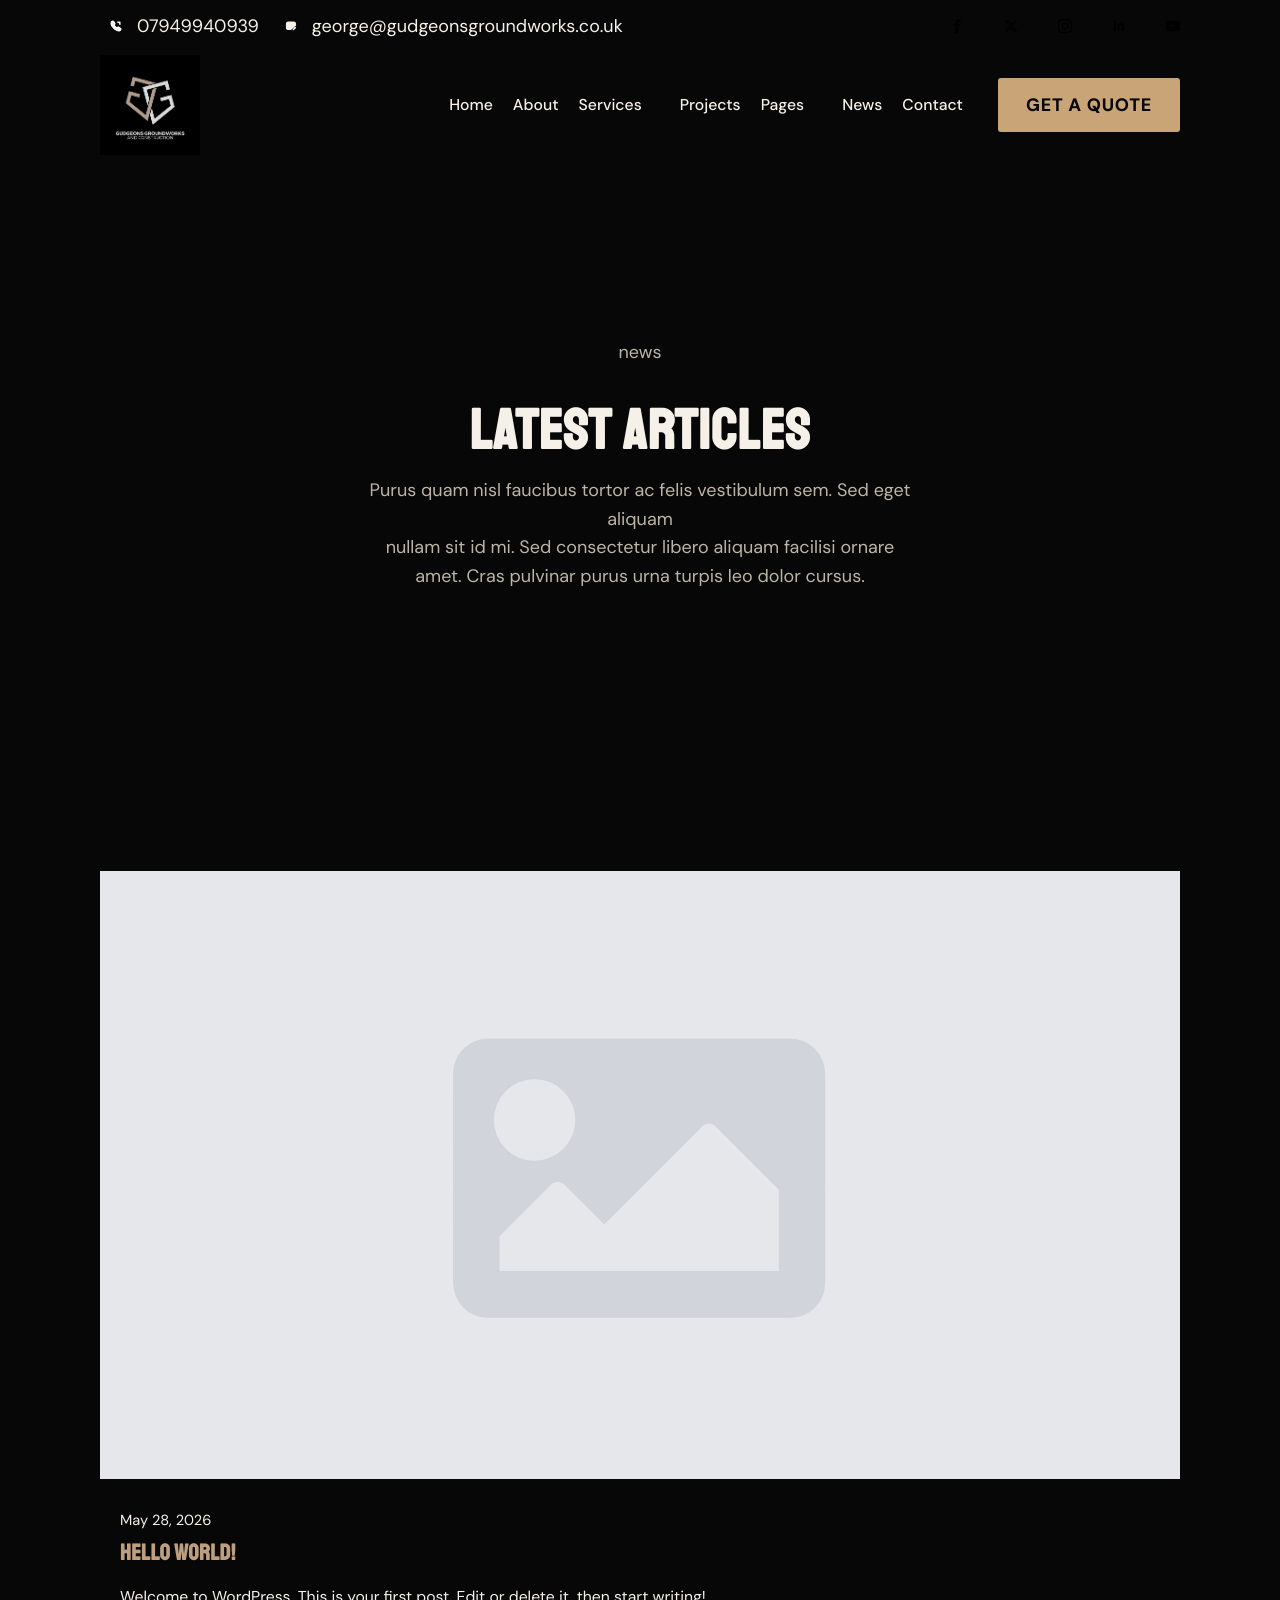
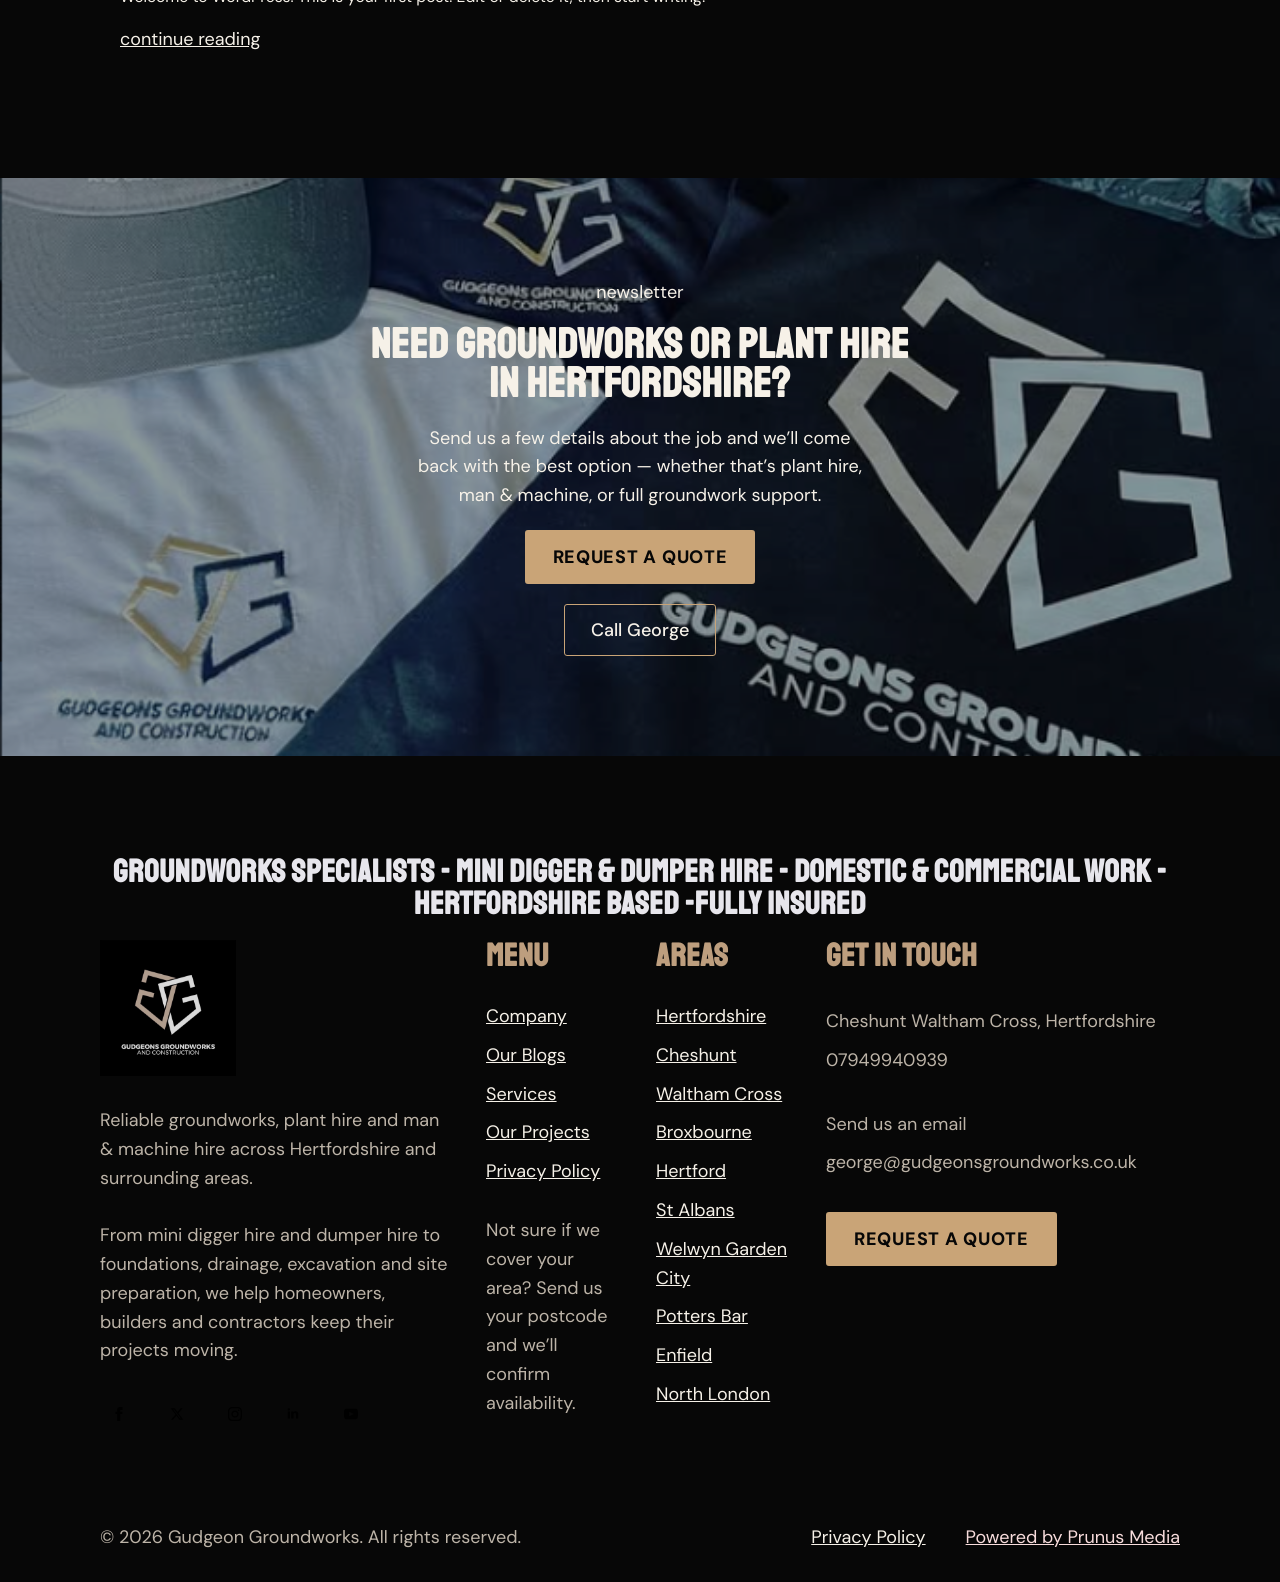
<file: category/uncategorized/index.html>
<!DOCTYPE html>
<html lang="en-US">

    <head><meta charset="UTF-8">
        
        <meta name="viewport" content="width=device-width, initial-scale=1">
                    <link rel="stylesheet" href="/wp-content/plugins/breakdance/plugin/themeless/normalize.min.css">
                <title>Uncategorized – Gudgeons Groundworks</title>
<meta name="robots" content="max-image-preview:large">
<link rel="alternate" type="application/rss+xml" title="Gudgeons Groundworks » Uncategorized Category Feed" href="/category/uncategorized/feed/">
<style id="wp-img-auto-sizes-contain-inline-css">
img:is([sizes=auto i],[sizes^="auto," i]){contain-intrinsic-size:3000px 1500px}
/*# sourceURL=wp-img-auto-sizes-contain-inline-css */
</style>
<style id="wp-block-paragraph-inline-css">
.is-small-text{font-size:.875em}.is-regular-text{font-size:1em}.is-large-text{font-size:2.25em}.is-larger-text{font-size:3em}.has-drop-cap:not(:focus):first-letter{float:left;font-size:8.4em;font-style:normal;font-weight:100;line-height:.68;margin:.05em .1em 0 0;text-transform:uppercase}body.rtl .has-drop-cap:not(:focus):first-letter{float:none;margin-left:.1em}p.has-drop-cap.has-background{overflow:hidden}:root :where(p.has-background){padding:1.25em 2.375em}:where(p.has-text-color:not(.has-link-color)) a{color:inherit}p.has-text-align-left[style*="writing-mode:vertical-lr"],p.has-text-align-right[style*="writing-mode:vertical-rl"]{rotate:180deg}
/*# sourceURL=/wp-includes/blocks/paragraph/style.min.css */
</style>
<style id="wp-emoji-styles-inline-css">

	img.wp-smiley, img.emoji {
		display: inline !important;
		border: none !important;
		box-shadow: none !important;
		height: 1em !important;
		width: 1em !important;
		margin: 0 0.07em !important;
		vertical-align: -0.1em !important;
		background: none !important;
		padding: 0 !important;
	}
/*# sourceURL=wp-emoji-styles-inline-css */
</style>
<style id="wp-block-library-inline-css">
:root{--wp-block-synced-color:#7a00df;--wp-block-synced-color--rgb:122,0,223;--wp-bound-block-color:var(--wp-block-synced-color);--wp-editor-canvas-background:#ddd;--wp-admin-theme-color:#007cba;--wp-admin-theme-color--rgb:0,124,186;--wp-admin-theme-color-darker-10:#006ba1;--wp-admin-theme-color-darker-10--rgb:0,107,160.5;--wp-admin-theme-color-darker-20:#005a87;--wp-admin-theme-color-darker-20--rgb:0,90,135;--wp-admin-border-width-focus:2px}@media (min-resolution:192dpi){:root{--wp-admin-border-width-focus:1.5px}}.wp-element-button{cursor:pointer}:root .has-very-light-gray-background-color{background-color:#eee}:root .has-very-dark-gray-background-color{background-color:#313131}:root .has-very-light-gray-color{color:#eee}:root .has-very-dark-gray-color{color:#313131}:root .has-vivid-green-cyan-to-vivid-cyan-blue-gradient-background{background:linear-gradient(135deg,#00d084,#0693e3)}:root .has-purple-crush-gradient-background{background:linear-gradient(135deg,#34e2e4,#4721fb 50%,#ab1dfe)}:root .has-hazy-dawn-gradient-background{background:linear-gradient(135deg,#faaca8,#dad0ec)}:root .has-subdued-olive-gradient-background{background:linear-gradient(135deg,#fafae1,#67a671)}:root .has-atomic-cream-gradient-background{background:linear-gradient(135deg,#fdd79a,#004a59)}:root .has-nightshade-gradient-background{background:linear-gradient(135deg,#330968,#31cdcf)}:root .has-midnight-gradient-background{background:linear-gradient(135deg,#020381,#2874fc)}:root{--wp--preset--font-size--normal:16px;--wp--preset--font-size--huge:42px}.has-regular-font-size{font-size:1em}.has-larger-font-size{font-size:2.625em}.has-normal-font-size{font-size:var(--wp--preset--font-size--normal)}.has-huge-font-size{font-size:var(--wp--preset--font-size--huge)}:root .has-text-align-center{text-align:center}:root .has-text-align-left{text-align:left}:root .has-text-align-right{text-align:right}.has-fit-text{white-space:nowrap!important}#end-resizable-editor-section{display:none}.aligncenter{clear:both}.items-justified-left{justify-content:flex-start}.items-justified-center{justify-content:center}.items-justified-right{justify-content:flex-end}.items-justified-space-between{justify-content:space-between}.screen-reader-text{word-wrap:normal!important;border:0;clip-path:inset(50%);height:1px;margin:-1px;overflow:hidden;padding:0;position:absolute;width:1px}.screen-reader-text:focus{background-color:#ddd;clip-path:none;color:#444;display:block;font-size:1em;height:auto;left:5px;line-height:normal;padding:15px 23px 14px;text-decoration:none;top:5px;width:auto;z-index:100000}html :where(.has-border-color){border-style:solid}html :where([style*=border-color]){border-style:solid}html :where([style*=border-top-color]){border-top-style:solid}html :where([style*=border-right-color]){border-right-style:solid}html :where([style*=border-bottom-color]){border-bottom-style:solid}html :where([style*=border-left-color]){border-left-style:solid}html :where([style*=border-width]){border-style:solid}html :where([style*=border-top-width]){border-top-style:solid}html :where([style*=border-right-width]){border-right-style:solid}html :where([style*=border-bottom-width]){border-bottom-style:solid}html :where([style*=border-left-width]){border-left-style:solid}html :where(img[class*=wp-image-]){height:auto;max-width:100%}:where(figure){margin:0 0 1em}html :where(.is-position-sticky){--wp-admin--admin-bar--position-offset:var(--wp-admin--admin-bar--height,0px)}@media screen and (max-width:600px){html :where(.is-position-sticky){--wp-admin--admin-bar--position-offset:0px}}
/*# sourceURL=/wp-includes/css/dist/block-library/common.min.css */
</style>
<style id="classic-theme-styles-inline-css">
/*! This file is auto-generated */
.wp-block-button__link{color:#fff;background-color:#32373c;border-radius:9999px;box-shadow:none;text-decoration:none;padding:calc(.667em + 2px) calc(1.333em + 2px);font-size:1.125em}.wp-block-file__button{background:#32373c;color:#fff;text-decoration:none}
/*# sourceURL=/wp-includes/css/classic-themes.min.css */
</style>


<link rel="https://api.w.org/" href="/wp-json/"><link rel="alternate" title="JSON" type="application/json" href="/wp-json/wp/v2/categories/1"><link rel="EditURI" type="application/rsd+xml" title="RSD" href="/xmlrpc.php?rsd">
<meta name="generator" content="WordPress 7.0">
<!-- [HEADER ASSETS] -->
<link rel="stylesheet" href="/wp-content/plugins/breakdance/subplugins/breakdance-elements/dependencies-files/awesome-menu@1/awesome-menu.css?bd_ver=2.7.2">
<link rel="stylesheet" href="/wp-content/plugins/breakdance/subplugins/breakdance-elements/dependencies-files/breakdance-posts@1/posts.css?bd_ver=2.7.2">
<link rel="stylesheet" href="/wp-content/plugins/breakdance/subplugins/breakdance-elements/dependencies-files/breakdance-fancy-background@1/fancy-background.css?bd_ver=2.7.2">
<link rel="stylesheet" href="https://fonts.googleapis.com/css2?family=DM%20Sans:ital,wght@0,100;0,200;0,300;0,400;0,500;0,600;0,700;0,800;0,900;1,100;1,200;1,300;1,400;1,500;1,600;1,700;1,800;1,900&amp;family=Staatliches:ital,wght@0,100;0,200;0,300;0,400;0,500;0,600;0,700;0,800;0,900;1,100;1,200;1,300;1,400;1,500;1,600;1,700;1,800;1,900&amp;display=swap">

<link rel="stylesheet" href="/wp-content/uploads/breakdance/css/post-16-defaults.css?v=1b65a50ecc96834bd5dd41c5c7f5b5b8">

<link rel="stylesheet" href="/wp-content/uploads/breakdance/css/post-19-defaults.css?v=62da89b928303ec33dda37fd8f699ce9">

<link rel="stylesheet" href="/wp-content/uploads/breakdance/css/post-17-defaults.css?v=ce8cac83e4fe69ccddf58975defb6daa">

<link rel="stylesheet" href="/wp-content/uploads/breakdance/css/global-settings.css?v=91d1530851d2650b0f7937f67b6e31bd">

<link rel="stylesheet" href="/wp-content/uploads/breakdance/css/post-16.css?v=90e5682e90ce48ebf3d19288bd6d092d">

<link rel="stylesheet" href="/wp-content/uploads/breakdance/css/post-19.css?v=4f6393aa8249a7d21f3f3d5df4c56412">

<link rel="stylesheet" href="/wp-content/uploads/breakdance/css/post-17.css?v=d521432ee032177b07e4b2360bf873e8">
<!-- [/EOF HEADER ASSETS] -->
    </head>
    
    <body class="archive category category-uncategorized category-1 wp-theme-breakdance-zero breakdance">
                    <section class="bde-section-16-100 bde-section">
  
  
	



<div class="section-container"><div class="bde-icon-list-16-101 bde-icon-list bde-icon-list--background">
<ul>
  
              
    <li>
              <div class="bde-icon-list__item-wrapper">
      
      <span class="bde-icon-list__icon" aria-hidden="true">
        <svg xmlns="http://www.w3.org/2000/svg" width="11" height="11" viewbox="0 0 11 11" fill="none">
<path d="M10 8.35954C10 8.52178 9.96395 8.68853 9.88733 8.85078C9.81072 9.01302 9.71157 9.16625 9.58087 9.31047C9.36004 9.55383 9.11668 9.72959 8.84176 9.84226C8.57136 9.95493 8.27842 10.0135 7.96294 10.0135C7.50326 10.0135 7.01202 9.90536 6.49374 9.68453C5.97546 9.4637 5.45719 9.16625 4.94342 8.79219C4.41978 8.40916 3.92565 7.98734 3.4652 7.5303C3.00946 7.07151 2.58913 6.57887 2.20781 6.05659C1.83826 5.54281 1.54081 5.02904 1.32449 4.51978C1.10816 4.00601 1 3.51477 1 3.04607C1 2.73961 1.05408 2.44667 1.16224 2.17626C1.27041 1.90135 1.44166 1.64897 1.68052 1.42364C1.96895 1.13971 2.28443 1 2.61793 1C2.74412 1 2.87031 1.02704 2.98297 1.08112C3.10015 1.1352 3.20381 1.21632 3.28493 1.3335L4.3305 2.80721C4.41162 2.91988 4.47021 3.02354 4.51077 3.12268C4.55133 3.21733 4.57386 3.31197 4.57386 3.3976C4.57386 3.50576 4.54231 3.61392 4.47922 3.71758C4.42063 3.82123 4.335 3.92939 4.22684 4.03756L3.88433 4.39359C3.83475 4.44316 3.81222 4.50175 3.81222 4.57386C3.81222 4.60992 3.81673 4.64146 3.82574 4.67752C3.83926 4.71357 3.85278 4.74061 3.86179 4.76765C3.94291 4.91637 4.08262 5.11017 4.28092 5.34452C4.48373 5.57887 4.70005 5.81773 4.9344 6.05659C5.17777 6.29544 5.41212 6.51627 5.65098 6.71908C5.88533 6.91738 6.07912 7.05258 6.23235 7.1337C6.25488 7.14271 6.28192 7.15623 6.31347 7.16975C6.34952 7.18327 6.38558 7.18778 6.42614 7.18778C6.50275 7.18778 6.56134 7.16074 6.61092 7.11117L6.95343 6.77316C7.0661 6.66049 7.17426 6.57486 7.27792 6.52078C7.38157 6.45769 7.48523 6.42614 7.5979 6.42614C7.68353 6.42614 7.77366 6.44417 7.87281 6.48473C7.97196 6.52529 8.07561 6.58388 8.18828 6.66049L9.68002 7.71958C9.7972 7.8007 9.87832 7.89534 9.92789 8.00801C9.97296 8.12068 10 8.23335 10 8.35954Z" stroke="white" stroke-width="1.1" stroke-miterlimit="10"></path>
<path d="M6.94897 1.90137H9.11222V4.06461" stroke="white" stroke-width="1.1" stroke-linecap="round" stroke-linejoin="round"></path>
</svg>
      </span>
      <span class="bde-icon-list__text">
      07949940939
      </span>
              </div>
      
    </li>

  
              
    <li>
              <div class="bde-icon-list__item-wrapper">
      
      <span class="bde-icon-list__icon" aria-hidden="true">
        <svg xmlns="http://www.w3.org/2000/svg" width="13" height="12" viewbox="0 0 13 12" fill="none">
<path d="M6.5 10.35H3.75C2.1 10.35 1 9.525 1 7.6V3.75C1 1.825 2.1 1 3.75 1H9.25C10.9 1 12 1.825 12 3.75V5.4" stroke="white" stroke-miterlimit="10" stroke-linecap="round" stroke-linejoin="round"></path>
<path d="M9.25 4.02499L7.5285 5.39999C6.962 5.85099 6.0325 5.85099 5.466 5.39999L3.75 4.02499M10.4655 7.19849L8.5185 9.14549C8.4415 9.22249 8.37 9.36549 8.3535 9.46999L8.249 10.2125C8.2105 10.482 8.3975 10.669 8.667 10.6305L9.4095 10.526C9.514 10.5095 9.6625 10.438 9.734 10.361L11.681 8.41399C12.0165 8.07849 12.176 7.68799 11.681 7.19299C11.1915 6.70349 10.801 6.86299 10.4655 7.19849Z" stroke="white" stroke-miterlimit="10" stroke-linecap="round" stroke-linejoin="round"></path>
<path d="M10.185 7.479C10.35 8.073 10.812 8.535 11.406 8.7" stroke="white" stroke-miterlimit="10" stroke-linecap="round" stroke-linejoin="round"></path>
</svg>
      </span>
      <span class="bde-icon-list__text">
      george@gudgeonsgroundworks.co.uk
      </span>
              </div>
      
    </li>

  </ul>

</div><div class="bde-social-icons-16-102 bde-social-icons">
                  
            
            

    
    
    
    
    
    <a class="breakdance-link bde-social-icons__icon-wrapper bde-social-icons__icon-facebook" href="https://www.facebook.com/" target="_self" data-type="url" aria-label="facebook">

             <svg xmlns="http://www.w3.org/2000/svg" width="100%" viewbox="0 0 24 24">
            <path d="M9 8h-3v4h3v12h5v-12h3.642l.358-4h-4v-1.667c0-.955.192-1.333 1.115-1.333h2.885v-5h-3.808c-3.596 0-5.192 1.583-5.192 4.615v3.385z"></path>
       </svg>
              </a>

                    
            
            

    
    
    
    
    
    <a class="breakdance-link bde-social-icons__icon-wrapper bde-social-icons__icon-twitter" href="https://twitter.com/" target="_self" data-type="url" aria-label="twitter">

              <svg xmlns="http://www.w3.org/2000/svg" width="100%" viewbox="0 0 512 512">
          <path d="M389.2 48h70.6L305.6 224.2 487 464H345L233.7 318.6 106.5 464H35.8L200.7 275.5 26.8 48H172.4L272.9 180.9 389.2 48zM364.4 421.8h39.1L151.1 88h-42L364.4 421.8z"></path>
        </svg>
              </a>

                    
            
            

    
    
    
    
    
    <a class="breakdance-link bde-social-icons__icon-wrapper bde-social-icons__icon-instagram" href="https://www.instagram.com/" target="_self" data-type="url" aria-label="instagram">

             <svg xmlns="http://www.w3.org/2000/svg" width="100%" viewbox="0 0 24 24">
            <path d="M12 2.163c3.204 0 3.584.012 4.85.07 3.252.148 4.771 1.691 4.919 4.919.058 1.265.069 1.645.069 4.849 0 3.205-.012 3.584-.069 4.849-.149 3.225-1.664 4.771-4.919 4.919-1.266.058-1.644.07-4.85.07-3.204 0-3.584-.012-4.849-.07-3.26-.149-4.771-1.699-4.919-4.92-.058-1.265-.07-1.644-.07-4.849 0-3.204.013-3.583.07-4.849.149-3.227 1.664-4.771 4.919-4.919 1.266-.057 1.645-.069 4.849-.069zm0-2.163c-3.259 0-3.667.014-4.947.072-4.358.2-6.78 2.618-6.98 6.98-.059 1.281-.073 1.689-.073 4.948 0 3.259.014 3.668.072 4.948.2 4.358 2.618 6.78 6.98 6.98 1.281.058 1.689.072 4.948.072 3.259 0 3.668-.014 4.948-.072 4.354-.2 6.782-2.618 6.979-6.98.059-1.28.073-1.689.073-4.948 0-3.259-.014-3.667-.072-4.947-.196-4.354-2.617-6.78-6.979-6.98-1.281-.059-1.69-.073-4.949-.073zm0 5.838c-3.403 0-6.162 2.759-6.162 6.162s2.759 6.163 6.162 6.163 6.162-2.759 6.162-6.163c0-3.403-2.759-6.162-6.162-6.162zm0 10.162c-2.209 0-4-1.79-4-4 0-2.209 1.791-4 4-4s4 1.791 4 4c0 2.21-1.791 4-4 4zm6.406-11.845c-.796 0-1.441.645-1.441 1.44s.645 1.44 1.441 1.44c.795 0 1.439-.645 1.439-1.44s-.644-1.44-1.439-1.44z"></path>
       </svg>
              </a>

                    
            
            

    
    
    
    
    
    <a class="breakdance-link bde-social-icons__icon-wrapper bde-social-icons__icon-linkedin" href="http://linkedin.com/" target="_self" data-type="url" aria-label="linkedin">

             <svg xmlns="http://www.w3.org/2000/svg" width="100%" viewbox="-4 -2 32 32">
            <path d="M4.98 3.5c0 1.381-1.11 2.5-2.48 2.5s-2.48-1.119-2.48-2.5c0-1.38 1.11-2.5 2.48-2.5s2.48 1.12 2.48 2.5zm.02 4.5h-5v16h5v-16zm7.982 0h-4.968v16h4.969v-8.399c0-4.67 6.029-5.052 6.029 0v8.399h4.988v-10.131c0-7.88-8.922-7.593-11.018-3.714v-2.155z"></path>
       </svg>
              </a>

                    
            
            

    
    
    
    
    
    <a class="breakdance-link bde-social-icons__icon-wrapper bde-social-icons__icon-youtube" href="https://www.youtube.com/" target="_self" data-type="url" aria-label="youtube">

             <svg xmlns="http://www.w3.org/2000/svg" width="100%" viewbox="0 0 24 24">
            <path d="M19.615 3.184c-3.604-.246-11.631-.245-15.23 0-3.897.266-4.356 2.62-4.385 8.816.029 6.185.484 8.549 4.385 8.816 3.6.245 11.626.246 15.23 0 3.897-.266 4.356-2.62 4.385-8.816-.029-6.185-.484-8.549-4.385-8.816zm-10.615 12.816v-8l8 3.993-8 4.007z"></path>
       </svg>
              </a>

    
</div></div>
</section><header class="bde-header-builder-16-103 bde-header-builder bde-header-builder--sticky-scroll-slide">

<div class="bde-header-builder__container"><a class="bde-container-link-16-114 bde-container-link breakdance-link" href="/" target="_self" data-type="url">
  
  
	



<div class="bde-image-16-116 bde-image">
<figure class="breakdance-image breakdance-image--33">
	<div class="breakdance-image-container">
		<div class="breakdance-image-clip"><img class="breakdance-image-object" src="/wp-content/uploads/2026/05/Screenshot-2026-05-28-125658.png" width="844" height="844" srcset="/wp-content/uploads/2026/05/Screenshot-2026-05-28-125658.png 844w, /wp-content/uploads/2026/05/Screenshot-2026-05-28-125658-300x300.png 300w, /wp-content/uploads/2026/05/Screenshot-2026-05-28-125658-150x150.png 150w, /wp-content/uploads/2026/05/Screenshot-2026-05-28-125658-768x768.png 768w" sizes="(max-width: 844px) 100vw, 844px"></div>
	</div></figure>

</div>

</a><div class="bde-menu-16-105 bde-menu">


      
        
    <nav class="breakdance-menu breakdance-menu--collapse  breakdance-menu--active-styles breakdance-menu--active-underline  ">
    <button class="breakdance-menu-toggle breakdance-menu-toggle--squeeze" type="button" aria-label="Open Menu" aria-expanded="false" aria-controls="menu-105">
                  <span class="breakdance-menu-toggle-icon">
            <span class="breakdance-menu-toggle-lines"></span>
          </span>
            </button>
    
  <ul class="breakdance-menu-list" id="menu-105">
              
  
    <li class="breakdance-menu-item-16-106 breakdance-menu-item">
        
            
            

    
    
    
    
    
    <a class="breakdance-link breakdance-menu-link" href="/" target="_self" data-type="url">
  Home
    </a>

</li><li class="breakdance-menu-item-16-107 breakdance-menu-item">
        
            
            

    
    
    
    
    
    <a class="breakdance-link breakdance-menu-link" href="/about/" target="_self" data-type="url">
  About
    </a>

</li><li class="bde-menu-dropdown-16-108 bde-menu-dropdown breakdance-menu-item">
<div class="breakdance-dropdown  breakdance-dropdown--with-link">
    <div class="breakdance-dropdown-toggle">
      
                      
            
            

    
    
    
    
    
    <a class="breakdance-link breakdance-menu-link" href="/services/" target="_self" data-type="" aria-expanded="false" aria-controls="dropdown-108">

          Services
            </a>

      
      <button class="breakdance-menu-link-arrow" type="button" aria-expanded="false" aria-controls="dropdown-108" aria-label="Services Submenu"></button>
    </div>

    <div class="breakdance-dropdown-floater" aria-hidden="true" id="dropdown-108">
        <div class="breakdance-dropdown-body">
              <div class="breakdance-dropdown-section breakdance-dropdown-section--">
    <div class="breakdance-dropdown-columns">
              <div class="breakdance-dropdown-column ">
          
          <ul class="breakdance-dropdown-links">
                                <li class="breakdance-dropdown-item">
            
            
            

    
    
    
    
    
    <a class="breakdance-link breakdance-dropdown-link" href="/services/construction-consultant/" target="_self" data-type="">

      
      <span class="breakdance-dropdown-link__label">
                  <span class="breakdance-dropdown-link__text">Construction consultant</span>
        
              </span>
        </a>

  </li>

                                <li class="breakdance-dropdown-item">
            
            
            

    
    
    
    
    
    <a class="breakdance-link breakdance-dropdown-link" href="/services/house-renovation/" target="_self" data-type="">

      
      <span class="breakdance-dropdown-link__label">
                  <span class="breakdance-dropdown-link__text">House renovation</span>
        
              </span>
        </a>

  </li>

                                <li class="breakdance-dropdown-item">
            
            
            

    
    
    
    
    
    <a class="breakdance-link breakdance-dropdown-link" href="/services/green-building/" target="_self" data-type="">

      
      <span class="breakdance-dropdown-link__label">
                  <span class="breakdance-dropdown-link__text">Green building</span>
        
              </span>
        </a>

  </li>

                                <li class="breakdance-dropdown-item">
            
            
            

    
    
    
    
    
    <a class="breakdance-link breakdance-dropdown-link" href="/services/metal-roofing/" target="_self" data-type="">

      
      <span class="breakdance-dropdown-link__label">
                  <span class="breakdance-dropdown-link__text">Metal roofing</span>
        
              </span>
        </a>

  </li>

                                <li class="breakdance-dropdown-item">
            
            
            

    
    
    
    
    
    <a class="breakdance-link breakdance-dropdown-link" href="/services/general-contracting/" target="_self" data-type="">

      
      <span class="breakdance-dropdown-link__label">
                  <span class="breakdance-dropdown-link__text">General contracting</span>
        
              </span>
        </a>

  </li>

                                <li class="breakdance-dropdown-item">
            
            
            

    
    
    
    
    
    <a class="breakdance-link breakdance-dropdown-link" href="/services/laminate-flooring/" target="_self" data-type="">

      
      <span class="breakdance-dropdown-link__label">
                  <span class="breakdance-dropdown-link__text">Laminate flooring</span>
        
              </span>
        </a>

  </li>

                      </ul>
        </div>
          </div>
  </div>


                    </div>
    </div>
</div>

</li><li class="breakdance-menu-item-16-109 breakdance-menu-item">
        
            
            

    
    
    
    
    
    <a class="breakdance-link breakdance-menu-link" href="/projects/" target="_self" data-type="url">
  Projects
    </a>

</li><li class="bde-menu-dropdown-16-110 bde-menu-dropdown breakdance-menu-item">
<div class="breakdance-dropdown  breakdance-dropdown--with-link">
    <div class="breakdance-dropdown-toggle">
      
                      
            
            

    
    
    
    
    
    <a class="breakdance-link breakdance-menu-link" href="#" target="_self" data-type="" aria-expanded="false" aria-controls="dropdown-110">

          Pages
            </a>

      
      <button class="breakdance-menu-link-arrow" type="button" aria-expanded="false" aria-controls="dropdown-110" aria-label="Pages Submenu"></button>
    </div>

    <div class="breakdance-dropdown-floater" aria-hidden="true" id="dropdown-110">
        <div class="breakdance-dropdown-body">
              <div class="breakdance-dropdown-section breakdance-dropdown-section--">
    <div class="breakdance-dropdown-columns">
              <div class="breakdance-dropdown-column ">
          
          <ul class="breakdance-dropdown-links">
                                <li class="breakdance-dropdown-item">
            
            
            

    
    
    
    
    
    <a class="breakdance-link breakdance-dropdown-link" href="/frequently-asked-questions/" target="_self" data-type="">

      
      <span class="breakdance-dropdown-link__label">
                  <span class="breakdance-dropdown-link__text">FAQ</span>
        
              </span>
        </a>

  </li>

                                <li class="breakdance-dropdown-item">
            
            
            

    
    
    
    
    
    <a class="breakdance-link breakdance-dropdown-link" href="/our-crew/" target="_self" data-type="">

      
      <span class="breakdance-dropdown-link__label">
                  <span class="breakdance-dropdown-link__text">Our crew</span>
        
              </span>
        </a>

  </li>

                                <li class="breakdance-dropdown-item">
            
            
            

    
    
    
    
    
    <a class="breakdance-link breakdance-dropdown-link" href="/testimonials/" target="_self" data-type="">

      
      <span class="breakdance-dropdown-link__label">
                  <span class="breakdance-dropdown-link__text">Testimonials</span>
        
              </span>
        </a>

  </li>

                      </ul>
        </div>
          </div>
  </div>


                    </div>
    </div>
</div>

</li><li class="breakdance-menu-item-16-111 breakdance-menu-item">
        
            
            

    
    
    
    
    
    <a class="breakdance-link breakdance-menu-link" href="/news/" target="_self" data-type="url">
  News
    </a>

</li><li class="breakdance-menu-item-16-112 breakdance-menu-item">
        
            
            

    
    
    
    
    
    <a class="breakdance-link breakdance-menu-link" href="/contact/" target="_self" data-type="url">
  Contact
    </a>

</li><li class="bde-button-16-113 bde-button breakdance-menu-item">
        
    
    
    
    
            
                    
            
            

    
    
    
    
    
    <a class="breakdance-link button-atom button-atom--primary bde-button__button" href="/contact/" target="_self" data-type="url">

    
        <span class="button-atom__text">Get a quote</span>

        
        
                </a>

    


</li>
  </ul>
  </nav>


</div></div>

<div class="bde-header-builder__header-builder-border-bottom"></div>

</header><section class="bde-section-19-100 bde-section">
  
  
	



<div class="section-container"><div class="bde-text-19-101 bde-text">
news
</div><div class="bde-fancy-divider-19-102 bde-fancy-divider">


<div class="bde-fancy-divider__wrapper">
  <div class="bde-fancy-divider__separator   ">
  	  </div>
</div>

</div><h1 class="bde-heading-19-103 bde-heading">
latest articles
</h1><div class="bde-text-19-104 bde-text">
Purus quam nisl faucibus tortor ac felis vestibulum sem. Sed eget aliquam<br>nullam sit id mi. Sed consectetur libero aliquam facilisi ornare amet. Cras pulvinar purus urna turpis leo dolor cursus.
</div></div>
</section><section class="bde-section-19-105 bde-section">
  
  
	



<div class="section-container"><div class="bde-post-list-19-107 bde-post-list"><div class="bde-loop bde-loop-list ee-posts ee-posts-list">    <article class="bde-loop-item ee-post">
                                <a class="bde-loop-item__image-link ee-post-image-link bde-loop-item__image-top ee-posts-image-top" href="/hello-world/" tabindex="-1">
                <div class="bde-loop-item__image ee-post-image">
                     <img src="[data-uri]" width="540" height="540" alt="">                </div>
            </a>
        
        
        <div class="bde-loop-item__wrap ee-post-wrap">
            
                            <h3 class="ee-post-title">
                    <a class="bde-loop-item__title-link ee-post-title-link" href="/hello-world/" tabindex="-1">
                        Hello world!                    </a>
                </h3>
                            <div class="bde-loop-item__post-meta ee-post-meta">
                                                                                <span class="bde-loop-item__meta-date bde-loop-item__meta-item ee-post-meta-date ee-post-meta-item">
                                    May 28, 2026                                </span>
                                                
                </div>
                            <div class="bde-loop-item__content ee-post-content">
                    Welcome to WordPress. This is your first post. Edit or delete it, then start writing!                </div>
            
        
    
    
    
                            
            
                    
            
            

    
    
    
    
                            
    <a class="breakdance-link button-atom button-atom--text bde-loop-item__button ee-post-button" href="/hello-world/" target="_self" data-type="url" aria-label="Read more about Hello world!">

    
        <span class="button-atom__text">continue reading</span>

        
        
                </a>

    




            
        </div>

    </article>

</div></div></div>
</section><section class="bde-section-17-100 bde-section">
              
  
  
	

  <div class="section-background-overlay"></div>


<div class="section-container"><div class="bde-text-17-102 bde-text">
newsletter
</div><h2 class="bde-heading-17-103 bde-heading">
Need groundworks or plant hire in Hertfordshire?
</h2><div class="bde-text-17-104 bde-text">
Send us a few details about the job and we’ll come back with the best option — whether that’s plant hire, man &amp; machine, or full groundwork support.
</div><div class="bde-button-17-145 bde-button">
        
    
    
    
    
            
            <button type="button" class="button-atom button-atom--primary bde-button__button">
    
        <span class="button-atom__text">Request a Quote</span>

        
        
            </button>
    


</div><div class="bde-button-17-146 bde-button">
        
    
    
    
    
            
            <button type="button" class="button-atom button-atom--secondary bde-button__button">
    
        <span class="button-atom__text">Call George</span>

        
        
            </button>
    


</div></div>
</section><footer class="bde-section-17-101 bde-section">
  
  
	



<div class="section-container"><h3 class="bde-heading-17-154 bde-heading">
Groundworks Specialists - Mini Digger &amp; Dumper Hire - Domestic &amp; Commercial Work - Hertfordshire Based -Fully Insured
</h3><div class="bde-columns-17-107 bde-columns"><div class="bde-column-17-108 bde-column">
  
  
	



<a class="bde-container-link-17-143 bde-container-link breakdance-link" href="/home/" target="_self" data-type="url">
  
  
	



<img class="bde-image2-17-144 bde-image2" src="/wp-content/uploads/2026/05/Screenshot-2026-05-28-125658.png" loading="lazy" srcset="/wp-content/uploads/2026/05/Screenshot-2026-05-28-125658.png 844w, /wp-content/uploads/2026/05/Screenshot-2026-05-28-125658-300x300.png 300w, /wp-content/uploads/2026/05/Screenshot-2026-05-28-125658-150x150.png 150w, /wp-content/uploads/2026/05/Screenshot-2026-05-28-125658-768x768.png 768w" sizes="(max-width: 844px) 100vw, 844px">

</a><div class="bde-text-17-113 bde-text">
Reliable groundworks, plant hire and man &amp; machine hire across Hertfordshire and surrounding areas.<br><br>From mini digger hire and dumper hire to foundations, drainage, excavation and site preparation, we help homeowners, builders and contractors keep their projects moving.
</div><div class="bde-social-icons-17-114 bde-social-icons">
                  
            
            

    
    
    
    
    
    <a class="breakdance-link bde-social-icons__icon-wrapper bde-social-icons__icon-facebook" href="https://www.facebook.com/" target="_self" data-type="url" aria-label="facebook">

             <svg xmlns="http://www.w3.org/2000/svg" width="100%" viewbox="0 0 24 24">
            <path d="M9 8h-3v4h3v12h5v-12h3.642l.358-4h-4v-1.667c0-.955.192-1.333 1.115-1.333h2.885v-5h-3.808c-3.596 0-5.192 1.583-5.192 4.615v3.385z"></path>
       </svg>
              </a>

                    
            
            

    
    
    
    
    
    <a class="breakdance-link bde-social-icons__icon-wrapper bde-social-icons__icon-twitter" href="https://twitter.com/" target="_self" data-type="url" aria-label="twitter">

              <svg xmlns="http://www.w3.org/2000/svg" width="100%" viewbox="0 0 512 512">
          <path d="M389.2 48h70.6L305.6 224.2 487 464H345L233.7 318.6 106.5 464H35.8L200.7 275.5 26.8 48H172.4L272.9 180.9 389.2 48zM364.4 421.8h39.1L151.1 88h-42L364.4 421.8z"></path>
        </svg>
              </a>

                    
            
            

    
    
    
    
    
    <a class="breakdance-link bde-social-icons__icon-wrapper bde-social-icons__icon-instagram" href="https://www.instagram.com/" target="_self" data-type="url" aria-label="instagram">

             <svg xmlns="http://www.w3.org/2000/svg" width="100%" viewbox="0 0 24 24">
            <path d="M12 2.163c3.204 0 3.584.012 4.85.07 3.252.148 4.771 1.691 4.919 4.919.058 1.265.069 1.645.069 4.849 0 3.205-.012 3.584-.069 4.849-.149 3.225-1.664 4.771-4.919 4.919-1.266.058-1.644.07-4.85.07-3.204 0-3.584-.012-4.849-.07-3.26-.149-4.771-1.699-4.919-4.92-.058-1.265-.07-1.644-.07-4.849 0-3.204.013-3.583.07-4.849.149-3.227 1.664-4.771 4.919-4.919 1.266-.057 1.645-.069 4.849-.069zm0-2.163c-3.259 0-3.667.014-4.947.072-4.358.2-6.78 2.618-6.98 6.98-.059 1.281-.073 1.689-.073 4.948 0 3.259.014 3.668.072 4.948.2 4.358 2.618 6.78 6.98 6.98 1.281.058 1.689.072 4.948.072 3.259 0 3.668-.014 4.948-.072 4.354-.2 6.782-2.618 6.979-6.98.059-1.28.073-1.689.073-4.948 0-3.259-.014-3.667-.072-4.947-.196-4.354-2.617-6.78-6.979-6.98-1.281-.059-1.69-.073-4.949-.073zm0 5.838c-3.403 0-6.162 2.759-6.162 6.162s2.759 6.163 6.162 6.163 6.162-2.759 6.162-6.163c0-3.403-2.759-6.162-6.162-6.162zm0 10.162c-2.209 0-4-1.79-4-4 0-2.209 1.791-4 4-4s4 1.791 4 4c0 2.21-1.791 4-4 4zm6.406-11.845c-.796 0-1.441.645-1.441 1.44s.645 1.44 1.441 1.44c.795 0 1.439-.645 1.439-1.44s-.644-1.44-1.439-1.44z"></path>
       </svg>
              </a>

                    
            
            

    
    
    
    
    
    <a class="breakdance-link bde-social-icons__icon-wrapper bde-social-icons__icon-linkedin" href="http://linkedin.com/" target="_self" data-type="url" aria-label="linkedin">

             <svg xmlns="http://www.w3.org/2000/svg" width="100%" viewbox="-4 -2 32 32">
            <path d="M4.98 3.5c0 1.381-1.11 2.5-2.48 2.5s-2.48-1.119-2.48-2.5c0-1.38 1.11-2.5 2.48-2.5s2.48 1.12 2.48 2.5zm.02 4.5h-5v16h5v-16zm7.982 0h-4.968v16h4.969v-8.399c0-4.67 6.029-5.052 6.029 0v8.399h4.988v-10.131c0-7.88-8.922-7.593-11.018-3.714v-2.155z"></path>
       </svg>
              </a>

                    
            
            

    
    
    
    
    
    <a class="breakdance-link bde-social-icons__icon-wrapper bde-social-icons__icon-youtube" href="https://www.youtube.com/" target="_self" data-type="url" aria-label="youtube">

             <svg xmlns="http://www.w3.org/2000/svg" width="100%" viewbox="0 0 24 24">
            <path d="M19.615 3.184c-3.604-.246-11.631-.245-15.23 0-3.897.266-4.356 2.62-4.385 8.816.029 6.185.484 8.549 4.385 8.816 3.6.245 11.626.246 15.23 0 3.897-.266 4.356-2.62 4.385-8.816-.029-6.185-.484-8.549-4.385-8.816zm-10.615 12.816v-8l8 3.993-8 4.007z"></path>
       </svg>
              </a>

    
</div>
</div><div class="bde-column-17-109 bde-column">
  
  
	



<h3 class="bde-heading-17-115 bde-heading">
Menu
</h3><div class="bde-div-17-116 bde-div">
  
  
	



<a class="bde-text-link-17-117 bde-text-link breakdance-link" href="/about/" target="_self" data-type="url">
  Company

</a><a class="bde-text-link-17-120 bde-text-link breakdance-link" href="#" target="_self">
  Our Blogs

</a><a class="bde-text-link-17-121 bde-text-link breakdance-link" href="#" target="_self">
  Services

</a><a class="bde-text-link-17-122 bde-text-link breakdance-link" href="#" target="_self">
  Our Projects

</a><a class="bde-text-link-17-123 bde-text-link breakdance-link" href="#" target="_self">
  Privacy Policy

</a>
</div><div class="bde-text-17-153 bde-text">
Not sure if we cover your area? Send us your postcode and we’ll confirm availability.
</div>
</div><div class="bde-column-17-110 bde-column">
  
  
	



<h3 class="bde-heading-17-118 bde-heading">
Areas
</h3><div class="bde-div-17-124 bde-div">
  
  
	



<a class="bde-text-link-17-125 bde-text-link breakdance-link" href="#" target="_self">
  Hertfordshire

</a><a class="bde-text-link-17-126 bde-text-link breakdance-link" href="#" target="_self">
  Cheshunt

</a><a class="bde-text-link-17-127 bde-text-link breakdance-link" href="#" target="_self" data-type="url">
  Waltham Cross

</a><a class="bde-text-link-17-128 bde-text-link breakdance-link" href="#" target="_self">
  Broxbourne

</a><a class="bde-text-link-17-129 bde-text-link breakdance-link" href="#" target="_self">
  Hertford

</a><a class="bde-text-link-17-148 bde-text-link breakdance-link" href="#" target="_self">
  St Albans

</a><a class="bde-text-link-17-149 bde-text-link breakdance-link" href="#" target="_self">
  Welwyn Garden City

</a><a class="bde-text-link-17-150 bde-text-link breakdance-link" href="#" target="_self">
  Potters Bar

</a><a class="bde-text-link-17-151 bde-text-link breakdance-link" href="#" target="_self">
  Enfield

</a><a class="bde-text-link-17-152 bde-text-link breakdance-link" href="#" target="_self">
  North London

</a>
</div>
</div><div class="bde-column-17-111 bde-column">
  
  
	



<h3 class="bde-heading-17-119 bde-heading">
Get in touch
</h3><div class="bde-div-17-130 bde-div">
  
  
	



<div class="bde-text-17-131 bde-text">
Cheshunt Waltham Cross, Hertfordshire
</div><div class="bde-text-17-132 bde-text">
07949940939
</div>
</div><div class="bde-div-17-133 bde-div">
  
  
	



<div class="bde-text-17-134 bde-text">
Send us an email
</div><div class="bde-text-17-135 bde-text">
george@gudgeonsgroundworks.co.uk
</div>
</div><div class="bde-button-17-147 bde-button">
        
    
    
    
    
            
            <button type="button" class="button-atom button-atom--primary bde-button__button">
    
        <span class="button-atom__text">REQUEST A QUOTE</span>

        
        
            </button>
    


</div>
</div></div><div class="bde-fancy-divider-17-137 bde-fancy-divider">


<div class="bde-fancy-divider__wrapper">
  <div class="bde-fancy-divider__separator   ">
  	  </div>
</div>

</div><div class="bde-div-17-138 bde-div">
  
  
	



<div class="bde-text-17-139 bde-text">
© 2026 Gudgeon Groundworks. All rights reserved.
</div><div class="bde-div-17-140 bde-div">
  
  
	



<a class="bde-text-link-17-141 bde-text-link breakdance-link" href="#" target="_self">
  Privacy Policy

</a><a class="bde-text-link-17-142 bde-text-link breakdance-link" href="https://prunusmedia.com/" target="_self" data-type="url">
  Powered by Prunus Media

</a>
</div>
</div></div>
</footer>        <script type="speculationrules">
{"prefetch":[{"source":"document","where":{"and":[{"href_matches":"/*"},{"not":{"href_matches":["/wp-*.php","/wp-admin/*","/wp-content/uploads/*","/wp-content/*","/wp-content/plugins/*","\\\\Users\\\\User\\\\Local Sites\\\\gudgeons-groundworks\\\\app\\\\public\\\\wp-content\\\\plugins\\\\breakdance/plugin/themeless/themes/breakdance-zero/*","/*\\?(.+)"]}},{"not":{"selector_matches":"a[rel~=\"nofollow\"]"}},{"not":{"selector_matches":".no-prefetch, .no-prefetch a"}}]},"eagerness":"conservative"}]}
</script>
        <span class="ssp-id" style="display:none">1</span>
        <style id="global-styles-inline-css">
:root{--wp--preset--aspect-ratio--square: 1;--wp--preset--aspect-ratio--4-3: 4/3;--wp--preset--aspect-ratio--3-4: 3/4;--wp--preset--aspect-ratio--3-2: 3/2;--wp--preset--aspect-ratio--2-3: 2/3;--wp--preset--aspect-ratio--16-9: 16/9;--wp--preset--aspect-ratio--9-16: 9/16;--wp--preset--color--black: #000000;--wp--preset--color--cyan-bluish-gray: #abb8c3;--wp--preset--color--white: #ffffff;--wp--preset--color--pale-pink: #f78da7;--wp--preset--color--vivid-red: #cf2e2e;--wp--preset--color--luminous-vivid-orange: #ff6900;--wp--preset--color--luminous-vivid-amber: #fcb900;--wp--preset--color--light-green-cyan: #7bdcb5;--wp--preset--color--vivid-green-cyan: #00d084;--wp--preset--color--pale-cyan-blue: #8ed1fc;--wp--preset--color--vivid-cyan-blue: #0693e3;--wp--preset--color--vivid-purple: #9b51e0;--wp--preset--gradient--vivid-cyan-blue-to-vivid-purple: linear-gradient(135deg,rgb(6,147,227) 0%,rgb(155,81,224) 100%);--wp--preset--gradient--light-green-cyan-to-vivid-green-cyan: linear-gradient(135deg,rgb(122,220,180) 0%,rgb(0,208,130) 100%);--wp--preset--gradient--luminous-vivid-amber-to-luminous-vivid-orange: linear-gradient(135deg,rgb(252,185,0) 0%,rgb(255,105,0) 100%);--wp--preset--gradient--luminous-vivid-orange-to-vivid-red: linear-gradient(135deg,rgb(255,105,0) 0%,rgb(207,46,46) 100%);--wp--preset--gradient--very-light-gray-to-cyan-bluish-gray: linear-gradient(135deg,rgb(238,238,238) 0%,rgb(169,184,195) 100%);--wp--preset--gradient--cool-to-warm-spectrum: linear-gradient(135deg,rgb(74,234,220) 0%,rgb(151,120,209) 20%,rgb(207,42,186) 40%,rgb(238,44,130) 60%,rgb(251,105,98) 80%,rgb(254,248,76) 100%);--wp--preset--gradient--blush-light-purple: linear-gradient(135deg,rgb(255,206,236) 0%,rgb(152,150,240) 100%);--wp--preset--gradient--blush-bordeaux: linear-gradient(135deg,rgb(254,205,165) 0%,rgb(254,45,45) 50%,rgb(107,0,62) 100%);--wp--preset--gradient--luminous-dusk: linear-gradient(135deg,rgb(255,203,112) 0%,rgb(199,81,192) 50%,rgb(65,88,208) 100%);--wp--preset--gradient--pale-ocean: linear-gradient(135deg,rgb(255,245,203) 0%,rgb(182,227,212) 50%,rgb(51,167,181) 100%);--wp--preset--gradient--electric-grass: linear-gradient(135deg,rgb(202,248,128) 0%,rgb(113,206,126) 100%);--wp--preset--gradient--midnight: linear-gradient(135deg,rgb(2,3,129) 0%,rgb(40,116,252) 100%);--wp--preset--font-size--small: 13px;--wp--preset--font-size--medium: 20px;--wp--preset--font-size--large: 36px;--wp--preset--font-size--x-large: 42px;--wp--preset--spacing--20: 0.44rem;--wp--preset--spacing--30: 0.67rem;--wp--preset--spacing--40: 1rem;--wp--preset--spacing--50: 1.5rem;--wp--preset--spacing--60: 2.25rem;--wp--preset--spacing--70: 3.38rem;--wp--preset--spacing--80: 5.06rem;--wp--preset--shadow--natural: 6px 6px 9px rgba(0, 0, 0, 0.2);--wp--preset--shadow--deep: 12px 12px 50px rgba(0, 0, 0, 0.4);--wp--preset--shadow--sharp: 6px 6px 0px rgba(0, 0, 0, 0.2);--wp--preset--shadow--outlined: 6px 6px 0px -3px rgb(255, 255, 255), 6px 6px rgb(0, 0, 0);--wp--preset--shadow--crisp: 6px 6px 0px rgb(0, 0, 0);}:where(body) { margin: 0; }:where(.is-layout-flex){gap: 0.5em;}:where(.is-layout-grid){gap: 0.5em;}body .is-layout-flex{display: flex;}.is-layout-flex{flex-wrap: wrap;align-items: center;}.is-layout-flex > :is(*, div){margin: 0;}body .is-layout-grid{display: grid;}.is-layout-grid > :is(*, div){margin: 0;}body{padding-top: 0px;padding-right: 0px;padding-bottom: 0px;padding-left: 0px;}:root :where(.wp-element-button, .wp-block-button__link){background-color: #32373c;border-width: 0;color: #fff;font-family: inherit;font-size: inherit;font-style: inherit;font-weight: inherit;letter-spacing: inherit;line-height: inherit;padding-top: calc(0.667em + 2px);padding-right: calc(1.333em + 2px);padding-bottom: calc(0.667em + 2px);padding-left: calc(1.333em + 2px);text-decoration: none;text-transform: inherit;}.has-black-color{color: var(--wp--preset--color--black) !important;}.has-cyan-bluish-gray-color{color: var(--wp--preset--color--cyan-bluish-gray) !important;}.has-white-color{color: var(--wp--preset--color--white) !important;}.has-pale-pink-color{color: var(--wp--preset--color--pale-pink) !important;}.has-vivid-red-color{color: var(--wp--preset--color--vivid-red) !important;}.has-luminous-vivid-orange-color{color: var(--wp--preset--color--luminous-vivid-orange) !important;}.has-luminous-vivid-amber-color{color: var(--wp--preset--color--luminous-vivid-amber) !important;}.has-light-green-cyan-color{color: var(--wp--preset--color--light-green-cyan) !important;}.has-vivid-green-cyan-color{color: var(--wp--preset--color--vivid-green-cyan) !important;}.has-pale-cyan-blue-color{color: var(--wp--preset--color--pale-cyan-blue) !important;}.has-vivid-cyan-blue-color{color: var(--wp--preset--color--vivid-cyan-blue) !important;}.has-vivid-purple-color{color: var(--wp--preset--color--vivid-purple) !important;}.has-black-background-color{background-color: var(--wp--preset--color--black) !important;}.has-cyan-bluish-gray-background-color{background-color: var(--wp--preset--color--cyan-bluish-gray) !important;}.has-white-background-color{background-color: var(--wp--preset--color--white) !important;}.has-pale-pink-background-color{background-color: var(--wp--preset--color--pale-pink) !important;}.has-vivid-red-background-color{background-color: var(--wp--preset--color--vivid-red) !important;}.has-luminous-vivid-orange-background-color{background-color: var(--wp--preset--color--luminous-vivid-orange) !important;}.has-luminous-vivid-amber-background-color{background-color: var(--wp--preset--color--luminous-vivid-amber) !important;}.has-light-green-cyan-background-color{background-color: var(--wp--preset--color--light-green-cyan) !important;}.has-vivid-green-cyan-background-color{background-color: var(--wp--preset--color--vivid-green-cyan) !important;}.has-pale-cyan-blue-background-color{background-color: var(--wp--preset--color--pale-cyan-blue) !important;}.has-vivid-cyan-blue-background-color{background-color: var(--wp--preset--color--vivid-cyan-blue) !important;}.has-vivid-purple-background-color{background-color: var(--wp--preset--color--vivid-purple) !important;}.has-black-border-color{border-color: var(--wp--preset--color--black) !important;}.has-cyan-bluish-gray-border-color{border-color: var(--wp--preset--color--cyan-bluish-gray) !important;}.has-white-border-color{border-color: var(--wp--preset--color--white) !important;}.has-pale-pink-border-color{border-color: var(--wp--preset--color--pale-pink) !important;}.has-vivid-red-border-color{border-color: var(--wp--preset--color--vivid-red) !important;}.has-luminous-vivid-orange-border-color{border-color: var(--wp--preset--color--luminous-vivid-orange) !important;}.has-luminous-vivid-amber-border-color{border-color: var(--wp--preset--color--luminous-vivid-amber) !important;}.has-light-green-cyan-border-color{border-color: var(--wp--preset--color--light-green-cyan) !important;}.has-vivid-green-cyan-border-color{border-color: var(--wp--preset--color--vivid-green-cyan) !important;}.has-pale-cyan-blue-border-color{border-color: var(--wp--preset--color--pale-cyan-blue) !important;}.has-vivid-cyan-blue-border-color{border-color: var(--wp--preset--color--vivid-cyan-blue) !important;}.has-vivid-purple-border-color{border-color: var(--wp--preset--color--vivid-purple) !important;}.has-vivid-cyan-blue-to-vivid-purple-gradient-background{background: var(--wp--preset--gradient--vivid-cyan-blue-to-vivid-purple) !important;}.has-light-green-cyan-to-vivid-green-cyan-gradient-background{background: var(--wp--preset--gradient--light-green-cyan-to-vivid-green-cyan) !important;}.has-luminous-vivid-amber-to-luminous-vivid-orange-gradient-background{background: var(--wp--preset--gradient--luminous-vivid-amber-to-luminous-vivid-orange) !important;}.has-luminous-vivid-orange-to-vivid-red-gradient-background{background: var(--wp--preset--gradient--luminous-vivid-orange-to-vivid-red) !important;}.has-very-light-gray-to-cyan-bluish-gray-gradient-background{background: var(--wp--preset--gradient--very-light-gray-to-cyan-bluish-gray) !important;}.has-cool-to-warm-spectrum-gradient-background{background: var(--wp--preset--gradient--cool-to-warm-spectrum) !important;}.has-blush-light-purple-gradient-background{background: var(--wp--preset--gradient--blush-light-purple) !important;}.has-blush-bordeaux-gradient-background{background: var(--wp--preset--gradient--blush-bordeaux) !important;}.has-luminous-dusk-gradient-background{background: var(--wp--preset--gradient--luminous-dusk) !important;}.has-pale-ocean-gradient-background{background: var(--wp--preset--gradient--pale-ocean) !important;}.has-electric-grass-gradient-background{background: var(--wp--preset--gradient--electric-grass) !important;}.has-midnight-gradient-background{background: var(--wp--preset--gradient--midnight) !important;}.has-small-font-size{font-size: var(--wp--preset--font-size--small) !important;}.has-medium-font-size{font-size: var(--wp--preset--font-size--medium) !important;}.has-large-font-size{font-size: var(--wp--preset--font-size--large) !important;}.has-x-large-font-size{font-size: var(--wp--preset--font-size--x-large) !important;}
/*# sourceURL=global-styles-inline-css */
</style>
<script id="wp-emoji-settings" type="application/json">
{"baseUrl":"https://s.w.org/images/core/emoji/17.0.2/72x72/","ext":".png","svgUrl":"https://s.w.org/images/core/emoji/17.0.2/svg/","svgExt":".svg","source":{"concatemoji":"/wp-includes/js/wp-emoji-release.min.js?ver=7.0"}}
</script>
<script type="module">
/*! This file is auto-generated */
const a=JSON.parse(document.getElementById("wp-emoji-settings").textContent),o=(window._wpemojiSettings=a,"wpEmojiSettingsSupports"),s=["flag","emoji"];function i(e){try{var t={supportTests:e,timestamp:(new Date).valueOf()};sessionStorage.setItem(o,JSON.stringify(t))}catch(e){}}function c(e,t,n){e.clearRect(0,0,e.canvas.width,e.canvas.height),e.fillText(t,0,0);t=new Uint32Array(e.getImageData(0,0,e.canvas.width,e.canvas.height).data);e.clearRect(0,0,e.canvas.width,e.canvas.height),e.fillText(n,0,0);const a=new Uint32Array(e.getImageData(0,0,e.canvas.width,e.canvas.height).data);return t.every((e,t)=>e===a[t])}function p(e,t){e.clearRect(0,0,e.canvas.width,e.canvas.height),e.fillText(t,0,0);var n=e.getImageData(16,16,1,1);for(let e=0;e<n.data.length;e++)if(0!==n.data[e])return!1;return!0}function u(e,t,n,a){switch(t){case"flag":return n(e,"\ud83c\udff3\ufe0f\u200d\u26a7\ufe0f","\ud83c\udff3\ufe0f\u200b\u26a7\ufe0f")?!1:!n(e,"\ud83c\udde8\ud83c\uddf6","\ud83c\udde8\u200b\ud83c\uddf6")&&!n(e,"\ud83c\udff4\udb40\udc67\udb40\udc62\udb40\udc65\udb40\udc6e\udb40\udc67\udb40\udc7f","\ud83c\udff4\u200b\udb40\udc67\u200b\udb40\udc62\u200b\udb40\udc65\u200b\udb40\udc6e\u200b\udb40\udc67\u200b\udb40\udc7f");case"emoji":return!a(e,"\ud83e\u1fac8")}return!1}function f(e,t,n,a){let r;const o=(r="undefined"!=typeof WorkerGlobalScope&&self instanceof WorkerGlobalScope?new OffscreenCanvas(300,150):document.createElement("canvas")).getContext("2d",{willReadFrequently:!0}),s=(o.textBaseline="top",o.font="600 32px Arial",{});return e.forEach(e=>{s[e]=t(o,e,n,a)}),s}function r(e){var t=document.createElement("script");t.src=e,t.defer=!0,document.head.appendChild(t)}a.supports={everything:!0,everythingExceptFlag:!0},new Promise(t=>{let n=function(){try{var e=JSON.parse(sessionStorage.getItem(o));if("object"==typeof e&&"number"==typeof e.timestamp&&(new Date).valueOf()<e.timestamp+604800&&"object"==typeof e.supportTests)return e.supportTests}catch(e){}return null}();if(!n){if("undefined"!=typeof Worker&&"undefined"!=typeof OffscreenCanvas&&"undefined"!=typeof URL&&URL.createObjectURL&&"undefined"!=typeof Blob)try{var e="postMessage("+f.toString()+"("+[JSON.stringify(s),u.toString(),c.toString(),p.toString()].join(",")+"));",a=new Blob([e],{type:"text/javascript"});const r=new Worker(URL.createObjectURL(a),{name:"wpTestEmojiSupports"});return void(r.onmessage=e=>{i(n=e.data),r.terminate(),t(n)})}catch(e){}i(n=f(s,u,c,p))}t(n)}).then(e=>{for(const n in e)a.supports[n]=e[n],a.supports.everything=a.supports.everything&&a.supports[n],"flag"!==n&&(a.supports.everythingExceptFlag=a.supports.everythingExceptFlag&&a.supports[n]);var t;a.supports.everythingExceptFlag=a.supports.everythingExceptFlag&&!a.supports.flag,a.supports.everything||((t=a.source||{}).concatemoji?r(t.concatemoji):t.wpemoji&&t.twemoji&&(r(t.twemoji),r(t.wpemoji)))});
//# sourceURL=/wp-includes/js/wp-emoji-loader.min.js
</script>
<script src='/wp-content/plugins/breakdance/plugin/global-scripts/breakdance-utils.js?bd_ver=2.7.2' defer></script>
<script src='/wp-content/plugins/breakdance/subplugins/breakdance-elements/dependencies-files/breakdance-header-builder@1/header-builder.js?bd_ver=2.7.2' defer></script>
<script src='/wp-content/plugins/breakdance/subplugins/breakdance-elements/dependencies-files/awesome-menu@1/awesome-menu.js?bd_ver=2.7.2' defer></script>
<script>document.addEventListener('DOMContentLoaded', function(){     if (!window.BreakdanceFrontend) {
        window.BreakdanceFrontend = {}
    }

    window.BreakdanceFrontend.data = {"homeUrl":"","ajaxUrl":"\/wp-admin\/admin-ajax.php","elementsPluginUrl":"\/wp-content\/plugins\/breakdance\/subplugins\/breakdance-elements\/","BASE_BREAKPOINT_ID":"breakpoint_base","breakpoints":[{"id":"breakpoint_base","label":"Desktop","defaultPreviewWidth":"100%"},{"id":"breakpoint_tablet_landscape","label":"Tablet Landscape","defaultPreviewWidth":1024,"maxWidth":1119},{"id":"breakpoint_tablet_portrait","label":"Tablet Portrait","defaultPreviewWidth":768,"maxWidth":1023},{"id":"breakpoint_phone_landscape","label":"Phone Landscape","defaultPreviewWidth":480,"maxWidth":767},{"id":"breakpoint_phone_portrait","label":"Phone Portrait","defaultPreviewWidth":400,"maxWidth":479}],"subscriptionMode":"pro"} }) </script>
<script>document.addEventListener('DOMContentLoaded', function(){ new BreakdanceHeaderBuilder(".breakdance .bde-header-builder-16-103", "103", false); }) </script>
<script>document.addEventListener('DOMContentLoaded', function(){ 
new AwesomeMenu(".breakdance .bde-menu-16-105 .breakdance-menu", {
  dropdown: {
    openOnClick: false,
    mode: {
      desktop: 'dropdown'
    },
    placement: 'left',
    width: null,
    animation: 'fade'
  },
  link: {
    effect: 'underline',
    effectDirection: 'left',
  },
  mobile: {
    breakpoint: 'breakpoint_tablet_portrait',
    mode: 'accordion',
    offcanvasPosition: 'left',
    offset: null,
    followLinks: true
  }
});
 }) </script>
    </body>

    </html>
</file>
<file: wp-content/plugins/breakdance/subplugins/breakdance-elements/dependencies-files/awesome-menu@1/awesome-menu.css>
.breakdance-menu{--menu-background: #fff;--menu-max-height: calc(100vh - var(--mobile-buffer-y));--menu-alignment: flex-start;--menu-duration: var(--bde-transition-duration, .3s);--menu-base-font-size: .875em;--mobile-offset-y:calc(100% + 15px);--mobile-offset-x: 0;--mobile-offcanvas-width: 400px;--mobile-topbar-padding: 15px;--mobile-topbar-logo-width: 110px;--mobile-topbar-logo-order: -1;--mobile-topbar-close-button-size: 20px;--mobile-topbar-close-button-color: var(--bde-headings-color);--mobile-topbar-close-button-color-hover: var(--mobile-topbar-close-button-color);--mobile-topbar-close-button-bar-height: 2px;--toggle-background-color: transparent;--toggle-background-color-hover: var(--toggle-background-color);--toggle-active-background-color: var(--toggle-background-color);--toggle-padding: 0px;--toggle-radius: 0px;--toggle-layer-width: 32px;--toggle-layer-height: 4px;--toggle-layer-spacing: 6px;--toggle-layer-color: var(--bde-headings-color);--toggle-layer-color-hover: var(--toggle-layer-color);--toggle-layer-color-active: var(--toggle-layer-color);--toggle-layer-border-radius: 0px;--links-gap: 0px;--link-padding-top: 20px;--link-padding-bottom: 20px;--link-padding-left: 20px;--link-padding-right: 20px;--link-color: var(--bde-headings-color);--link-color-hover: var(--link-color);--link-background-color: transparent;--link-background-color-hover: var(--link-background-color);--link-alignment: space-between;--link-effect-thickness: 3px;--link-effect-color: var(--link-color);--link-effect-color-hover: var(--link-effect-color);--link-effect-radius: 0px;--link-color-active: var(--link-color);--link-background-color-active: var(--link-background-color);--link-arrow-display: block;--link-arrow-color: var(--link-color);--link-arrow-color-hover: var(--link-color-hover);--link-arrow-size: 10px;--link-arrow-gap: 8px;--link-arrow-offset-y: 0px;--link-arrow-close-rotation: 0deg;--link-arrow-open-rotation: -180deg;--link-arrow-rotation: var(--link-arrow-close-rotation);--link-border: 1px solid var(--link-border-color);--link-border-color: #eee;--dropdown-animation-duration: var(--menu-duration);--dropdown-caret-display: block;--dropdown-caret-radius: 3px;--dropdown-caret-size: 12px;--dropdown-background-color: #fff;--dropdown-custom-offset-y: 20px;--dropdown-edge-offset: 20px;--dropdown-border-radius: 8px;--dropdown-custom-width: 500px;--dropdown-section-padding: 30px;--dropdown-section-gap: var(--gap-lg);--dropdown-links-gap: var(--gap-sm);--dropdown-link-color: var(--bde-headings-color);--dropdown-link-icon-display: block;--dropdown-link-icon-size: 16px;--dropdown-link-icon-spacing: 10px;--dropdown-link-icon-alignment: center;--dropdown-link-description-display: block;--dropdown-link-description-spacing: 0px;--dropdown-link-icon-x: 0px;--dropdown-link-icon-y: 0px;--dropdown-link-img-opacity: 1;--dropdown-link-img-opacity-hover: 1;--dropdown-columns-stack: row;--dropdown-columns-gap: var(--gap-xl);--dropdown-column-title-spacing: 0px;--dropdown-sections-stack: column;--dropdown-section-light-background: #fff;--dropdown-section-dark-background: #f6f9fc;--gap-xl: 60px;--gap-lg: 30px;--gap-sm: 15px;--gap-xs: 10px;--gap-none: 0;--arrow-icon: url("data:image/svg+xml,%3Csvg xmlns='http://www.w3.org/2000/svg' viewBox='0 0 448 512'%3E%3Cpath d='M441.9 167.3l-19.8-19.8c-4.7-4.7-12.3-4.7-17 0L224 328.2 42.9 147.5c-4.7-4.7-12.3-4.7-17 0L6.1 167.3c-4.7 4.7-4.7 12.3 0 17l209.4 209.4c4.7 4.7 12.3 4.7 17 0l209.4-209.4c4.7-4.7 4.7-12.3 0-17z'%3E%3C/path%3E%3C/svg%3E");--mobile-link-padding-top: 20px;--mobile-link-padding-bottom: 20px;--mobile-link-padding-left: 20px;--mobile-link-padding-right: 20px;--mobile-link-level-2-padding-top: 12px;--mobile-link-level-2-padding-bottom: 12px;--mobile-link-level-2-padding-left: 25px;--mobile-link-level-2-padding-right: 20px;--mobile-link-level-3-padding-top: 12px;--mobile-link-level-3-padding-bottom: 12px;--mobile-link-level-3-padding-left: 30px;--mobile-link-level-3-padding-right: 30px}.breakdance-menu{position:relative;-webkit-tap-highlight-color:transparent;-webkit-font-smoothing:antialiased;text-align:left;height:var(--menu-height)}:root .breakdance-menu{display:flex}.breakdance-menu-list{display:flex;align-items:center;justify-content:var(--menu-alignment);gap:var(--links-gap);list-style-type:none;margin:0;padding:0}.breakdance-menu-list>.bde-button{margin-left:15px}.breakdance-menu-item{position:relative}.breakdance-menu-item:hover{color:var(--link-color-hover);background-color:var(--link-background-color-hover)}.breakdance-menu-item:hover .breakdance-menu-link-arrow:after{background-color:var(--link-arrow-color-hover)}.breakdance-menu .breakdance-menu-link{position:relative;z-index:1;display:flex;flex-direction:row;align-items:center;justify-content:var(--link-alignment);flex:1;font-size:var(--menu-base-font-size);font-family:inherit;font-weight:500;line-height:1;text-decoration:none;color:var(--link-color);padding:var(--link-padding-top) var(--link-padding-right) var(--link-padding-bottom) var(--link-padding-left);margin:0;border:none;background-color:var(--link-background-color);cursor:pointer;-webkit-user-select:none;-moz-user-select:none;user-select:none;white-space:nowrap;transition:var(--menu-duration) color ease,var(--menu-duration) background-color ease}.breakdance-menu .breakdance-menu-link:hover{color:inherit}.breakdance-menu-link-arrow{position:relative;z-index:1;align-self:stretch;border:none;background-color:transparent;padding:var(--link-padding-top) var(--link-padding-right) var(--link-padding-bottom) 0;cursor:pointer}.breakdance-menu-link-arrow:after{content:"";display:var(--link-arrow-display);-webkit-mask-image:var(--arrow-icon);mask-image:var(--arrow-icon);-webkit-mask-size:100%;mask-size:100%;-webkit-mask-position:center;mask-position:center;-webkit-mask-repeat:no-repeat;mask-repeat:no-repeat;margin-left:var(--link-arrow-gap);font-size:var(--link-arrow-size);width:1em;height:1em;background-color:var(--link-arrow-color);transform:translateY(var(--link-arrow-offset-y)) rotate(var(--link-arrow-rotation));transition:var(--menu-duration) transform ease,var(--menu-duration) background-color ease;flex-shrink:0}@-moz-document url-prefix(){.breakdance-menu-link-arrow:after{transition:none!important}}.breakdance-dropdown--open .breakdance-menu-link-arrow:after{--link-arrow-rotation: var(--link-arrow-open-rotation)}.hide-arrows-on-desktop .breakdance-menu-link-arrow{display:none}.breakdance-dropdown{--dropdown-offset-x: 0px;--dropdown-caret-x: 0px;--translate-x: 0px;--translate-y: 0px;--rotate-x: 0deg;--scale: 1;position:relative}.breakdance-dropdown .breakdance-menu-link{padding-right:0}.hide-arrows-on-desktop .breakdance-dropdown .breakdance-menu-link{padding-right:var(--link-padding-right)}.breakdance-dropdown-toggle{position:relative;display:flex;align-items:center}.breakdance-dropdown-floater{position:absolute;top:calc(var(--dropdown-offset-y) + var(--dropdown-custom-offset-y));left:var(--dropdown-offset-x);z-index:var(--bde-z-index-menu-dropdown);min-width:100%;opacity:0;visibility:hidden;pointer-events:none;backface-visibility:hidden;transform:translate(var(--translate-x)) translateY(var(--translate-y)) rotateX(var(--rotate-x)) scale(var(--scale)) translateZ(0)}.breakdance-dropdown--top .breakdance-dropdown-floater{top:calc(var(--dropdown-offset-y) - var(--dropdown-custom-offset-y))}.breakdance-dropdown--open .breakdance-dropdown-floater{opacity:1;visibility:visible;pointer-events:auto;will-change:opacity,height,transform,visibility}.breakdance-dropdown-caret{position:absolute;top:calc(var(--dropdown-caret-size) / 2 * -1);left:var(--dropdown-caret-x);z-index:1;display:var(--dropdown-caret-display);width:calc(var(--dropdown-caret-size) * 2);height:var(--dropdown-caret-size);transform:translateY(-50%);overflow:hidden;pointer-events:none}.breakdance-dropdown-caret:before{content:"";position:absolute;bottom:calc(var(--dropdown-caret-size) / 2 * -1);left:50%;display:block;width:var(--dropdown-caret-size);height:var(--dropdown-caret-size);background-color:var(--dropdown-caret-color, var(--dropdown-background-color));border-top-left-radius:var(--dropdown-caret-radius);backface-visibility:hidden;transform:translate(-50%) rotate(45deg) translateZ(0)}.breakdance-dropdown--top .breakdance-dropdown-caret{top:100%;border-top-left-radius:0;border-bottom-right-radius:var(--dropdown-caret-radius);transform:translate(-50%)}.breakdance-dropdown--top .breakdance-dropdown-caret:before{top:calc(var(--dropdown-caret-size) / 2 * -1);border-top-left-radius:0;border-bottom-right-radius:var(--dropdown-caret-radius)}.breakdance-dropdown-caret--hide{display:none}.breakdance-dropdown-body{position:relative;z-index:1;flex-grow:1;display:flex;flex-direction:var(--dropdown-sections-stack);width:100%;background-color:var(--dropdown-background-color);box-shadow:0 50px 100px -20px #32325d40,0 30px 60px -30px #0000004d;border-radius:var(--dropdown-border-radius);overflow:hidden}.breakdance-menu--custom-width .breakdance-dropdown-floater,.breakdance-dropdown--custom .breakdance-dropdown-floater{width:calc(var(--dropdown-custom-width) - var(--dropdown-edge-offset) * 2)}.breakdance-menu--custom-width .breakdance-dropdown-floater .breakdance-dropdown-link,.breakdance-dropdown--custom .breakdance-dropdown-floater .breakdance-dropdown-link{white-space:normal}.breakdance-menu--placement-full-width{--dropdown-edge-offset: 0px;--dropdown-border-radius: 0px}.breakdance-menu--placement-section-width .breakdance-dropdown-floater{--bde-dropdown-width: var(--bde-header-width, var(--bde-section-width));width:calc(min(var(--bde-dropdown-width),100vw) - var(--dropdown-edge-offset) * 2)}.breakdance-dropdown-section{display:flex;flex-wrap:wrap;padding:var(--dropdown-section-padding);gap:var(--dropdown-section-gap);width:var(--dropdown-section-width)}.breakdance-dropdown-section--light{background-color:var(--dropdown-section-light-background)}.breakdance-dropdown-section--additional{flex:1;background-color:var(--dropdown-section-dark-background)}.breakdance-dropdown-columns{display:flex;flex-direction:var(--dropdown-columns-stack);gap:var(--dropdown-columns-gap);width:100%}.breakdance-dropdown-column{display:flex;flex-direction:column;gap:var(--gap-sm);flex:1}.breakdance-dropdown-column__title{display:flex;align-items:center;font-weight:700;font-size:var(--menu-base-font-size);line-height:1.5;white-space:nowrap;margin-top:0;margin-bottom:var(--dropdown-column-title-spacing);color:var(--link-color)}.breakdance-menu--collapse .breakdance-dropdown-column--collapsible .breakdance-dropdown-column__title:after{content:"";display:var(--link-arrow-display);-webkit-mask-image:var(--arrow-icon);mask-image:var(--arrow-icon);-webkit-mask-size:100%;mask-size:100%;-webkit-mask-position:center;mask-position:center;-webkit-mask-repeat:no-repeat;mask-repeat:no-repeat;margin-left:var(--link-arrow-gap);font-size:var(--link-arrow-size);width:1em;height:1em;background-color:var(--link-arrow-color);transform:translateY(var(--link-arrow-offset-y)) rotate(var(--link-arrow-rotation));transition:var(--menu-duration) transform ease,var(--menu-duration) background-color ease;flex-shrink:0;display:none}@-moz-document url-prefix(){.breakdance-menu--collapse .breakdance-dropdown-column--collapsible .breakdance-dropdown-column__title:after{transition:none!important}}.breakdance-dropdown-column--open .breakdance-dropdown-column__title:after{--link-arrow-rotation: var(--link-arrow-open-rotation)}.breakdance-dropdown-links{display:flex;flex-direction:column;gap:var(--dropdown-links-gap);list-style-type:none;margin:0;padding:0}.breakdance-menu .breakdance-dropdown-link{display:flex;align-items:center;font-size:var(--menu-base-font-size);line-height:1.5;text-decoration:none;color:var(--dropdown-link-color);white-space:nowrap;transition:var(--menu-duration) background-color ease}.breakdance-menu .breakdance-dropdown-link:hover{background-color:var(--dropdown-link-background-color-hover);color:var(--dropdown-link-color)}.breakdance-dropdown-link__icon{display:var(--dropdown-link-icon-display);align-self:var(--dropdown-link-icon-alignment);font-size:var(--dropdown-link-icon-size);color:var(--dropdown-link-icon-color);margin-right:var(--dropdown-link-icon-spacing);transform:translate(var(--dropdown-link-icon-x)) translateY(var(--dropdown-link-icon-y));flex-shrink:0;padding:var(--dropdown-link-icon-padding);background-color:var(--dropdown-link-icon-background);border-radius:var(--dropdown-link-icon-radius);transition:var(--menu-duration) color ease,var(--menu-duration) background-color ease;overflow:hidden}.breakdance-dropdown-link:hover .breakdance-dropdown-link__icon{color:var(--dropdown-link-icon-color-hover, var(--dropdown-link-icon-color));background-color:var(--dropdown-link-icon-background-hover, var(--dropdown-link-icon-background))}.breakdance-dropdown-link:hover .breakdance-dropdown-link__icon img{opacity:var(--dropdown-link-img-opacity-hover)}.breakdance-dropdown-link__icon svg{display:block;width:1em;height:1em;fill:currentColor}.breakdance-dropdown-link__icon img{display:block;max-width:100%;width:1em;height:auto;opacity:var(--dropdown-link-img-opacity);transition:var(--menu-duration) opacity ease}.breakdance-dropdown-link__text{display:block;transition:var(--menu-duration) color ease}.breakdance-dropdown-link__description{color:var(--bde-body-text-color);display:var(--dropdown-link-description-display);transition:var(--menu-duration) opacity ease,var(--menu-duration) color ease;margin-top:var(--dropdown-link-description-spacing)}.breakdance-dropdown-custom-content{padding:var(--dropdown-section-padding)}.breakdance-menu-topbar{display:none;justify-content:space-between;padding:var(--mobile-topbar-padding)}.breakdance-menu-topbar-logo{display:flex;max-width:100%;width:var(--mobile-topbar-logo-width);height:auto;order:var(--mobile-topbar-logo-order)}.breakdance-menu-topbar-logo img{width:100%;height:100%}.breakdance-menu-overlay{position:fixed;inset:0;z-index:var(--bde-z-index-menu-backdrop);background-color:#00000040;opacity:0;pointer-events:none;transition:var(--menu-duration) opacity ease}.breakdance-responsive-menu--open .breakdance-menu-overlay{opacity:1;pointer-events:auto!important}.breakdance-menu-close-button{position:relative;font-size:var(--mobile-topbar-close-button-size);width:1em;height:1em;text-indent:-9999px;background:none;border:none;margin:0;padding:0;cursor:pointer;transform:rotate(45deg);flex-shrink:0}.breakdance-menu-close-button:hover:after,.breakdance-menu-close-button:hover:before{background-color:var(--mobile-topbar-close-button-color-hover)}.breakdance-menu-close-button:after,.breakdance-menu-close-button:before{content:"";position:absolute;background-color:var(--mobile-topbar-close-button-color);transition:var(--menu-duration) background-color ease}.breakdance-menu-close-button:after{top:0;left:50%;width:var(--mobile-topbar-close-button-bar-height);height:100%;transform:translate(-50%)}.breakdance-menu-close-button:before{top:50%;left:0;width:100%;height:var(--mobile-topbar-close-button-bar-height);transform:translateY(-50%)}.breakdance-menu--vertical{--dropdown-custom-offset-y: 0px;--dropdown-section-padding: 20px}.breakdance-menu--vertical .breakdance-menu-list{align-items:stretch;flex-direction:column;width:100%}.breakdance-menu--dropdown-accordion .breakdance-dropdown-floater{position:static;opacity:1;visibility:visible;transform:none;overflow:hidden}.breakdance-menu--dropdown-accordion .breakdance-dropdown-floater:not(.is-visible):not(.is-collapsing){height:0;pointer-events:none;visibility:hidden;overflow:hidden}.breakdance-menu--dropdown-accordion .breakdance-dropdown-floater.is-collapsing{overflow:hidden;height:0;transition:var(--menu-duration) height ease-in-out,var(--menu-duration) visibility ease-in-out}.breakdance-menu--dropdown-accordion .breakdance-dropdown-body{box-shadow:none}.breakdance-menu--dropdown-accordion .breakdance-dropdown-link{white-space:normal}.breakdance-menu--dropdown-accordion .breakdance-dropdown-caret{display:none}.breakdance-menu--dropdown-side .breakdance-dropdown{--dropdown-offset-x: 100%}.breakdance-menu--dropdown-side .breakdance-dropdown-floater{min-width:auto}.breakdance-menu--dropdown-side .breakdance-dropdown-caret{display:none}.breakdance-menu--dropdown-slide{--link-arrow-rotation: -90deg;--link-arrow-open-rotation: var(--link-arrow-rotation);overflow-x:clip}.breakdance-menu--dropdown-slide .breakdance-menu-list{transition:var(--menu-duration) transform ease}.breakdance-menu--dropdown-slide.breakdance-menu--dp-open .breakdance-menu-list{transform:translate3d(-100%,0,0)}.breakdance-menu--dropdown-slide .breakdance-dropdown-floater{position:absolute;left:0;right:0;transform:translate3d(100%,0,0);opacity:0;transition:0s opacity var(--menu-duration)}.breakdance-menu--dropdown-slide .breakdance-dropdown--open .breakdance-dropdown-floater{opacity:1;transition-delay:0s}.breakdance-menu--dropdown-slide .breakdance-dropdown-caret{display:none}.breakdance-dropdown-back-button{-webkit-appearance:none;-moz-appearance:none;appearance:none;display:block;width:100%;border:none;background-color:var(--link-background-color);padding:var(--link-padding);font-weight:700;cursor:pointer}.breakdance-dropdown--wp .breakdance-dropdown-links{width:100%;gap:var(--dropdown-links-gap)}.breakdance-dropdown--wp .breakdance-dropdown-links .menu-item{display:flex;flex-direction:column;gap:var(--dropdown-links-gap)}.breakdance-menu-toggle--none .breakdance-menu-toggle-lines,.breakdance-menu-toggle--none .breakdance-menu-toggle-lines:before,.breakdance-menu-toggle--none .breakdance-menu-toggle-lines:after{transition-property:none}.breakdance-responsive-menu--open .breakdance-menu-toggle--none .breakdance-menu-toggle-lines{transform:rotate(45deg)}.breakdance-responsive-menu--open .breakdance-menu-toggle--none .breakdance-menu-toggle-lines:before{top:0;opacity:0}.breakdance-responsive-menu--open .breakdance-menu-toggle--none .breakdance-menu-toggle-lines:after{bottom:0;transform:rotate(-90deg)}.breakdance-menu-toggle--3dx .breakdance-menu-toggle-icon{perspective:calc(var(--toggle-layer-width) * 2)}.breakdance-menu-toggle--3dx .breakdance-menu-toggle-lines{transition:transform .15s cubic-bezier(.645,.045,.355,1),background-color 0s .1s cubic-bezier(.645,.045,.355,1)}.breakdance-menu-toggle--3dx .breakdance-menu-toggle-lines:before,.breakdance-menu-toggle--3dx .breakdance-menu-toggle-lines:after{transition:transform 0s .1s cubic-bezier(.645,.045,.355,1)}.breakdance-responsive-menu--open .breakdance-menu-toggle--3dx .breakdance-menu-toggle-lines{background-color:transparent!important;transform:rotateY(180deg)}.breakdance-responsive-menu--open .breakdance-menu-toggle--3dx .breakdance-menu-toggle-lines:before{transform:translate3d(0,calc(var(--toggle-layer-height) + var(--toggle-layer-spacing)),0) rotate(45deg)}.breakdance-responsive-menu--open .breakdance-menu-toggle--3dx .breakdance-menu-toggle-lines:after{transform:translate3d(0,calc((var(--toggle-layer-height) + var(--toggle-layer-spacing)) * -1),0) rotate(-45deg)}.breakdance-menu-toggle--3dx-r .breakdance-menu-toggle-icon{perspective:calc(var(--toggle-layer-width) * 2)}.breakdance-menu-toggle--3dx-r .breakdance-menu-toggle-lines{transition:transform .15s cubic-bezier(.645,.045,.355,1),background-color 0s .1s cubic-bezier(.645,.045,.355,1)}.breakdance-menu-toggle--3dx-r .breakdance-menu-toggle-lines:before,.breakdance-menu-toggle--3dx-r .breakdance-menu-toggle-lines:after{transition:transform 0s .1s cubic-bezier(.645,.045,.355,1)}.breakdance-responsive-menu--open .breakdance-menu-toggle--3dx-r .breakdance-menu-toggle-lines{background-color:transparent!important;transform:rotateY(-180deg)}.breakdance-responsive-menu--open .breakdance-menu-toggle--3dx-r .breakdance-menu-toggle-lines:before{transform:translate3d(0,calc(var(--toggle-layer-height) + var(--toggle-layer-spacing)),0) rotate(45deg)}.breakdance-responsive-menu--open .breakdance-menu-toggle--3dx-r .breakdance-menu-toggle-lines:after{transform:translate3d(0,calc((var(--toggle-layer-height) + var(--toggle-layer-spacing)) * -1),0) rotate(-45deg)}.breakdance-menu-toggle--3dy .breakdance-menu-toggle-icon{perspective:calc(var(--toggle-layer-width) * 2)}.breakdance-menu-toggle--3dy .breakdance-menu-toggle-lines{transition:transform .15s cubic-bezier(.645,.045,.355,1),background-color 0s .1s cubic-bezier(.645,.045,.355,1)}.breakdance-menu-toggle--3dy .breakdance-menu-toggle-lines:before,.breakdance-menu-toggle--3dy .breakdance-menu-toggle-lines:after{transition:transform 0s .1s cubic-bezier(.645,.045,.355,1)}.breakdance-responsive-menu--open .breakdance-menu-toggle--3dy .breakdance-menu-toggle-lines{background-color:transparent!important;transform:rotateX(-180deg)}.breakdance-responsive-menu--open .breakdance-menu-toggle--3dy .breakdance-menu-toggle-lines:before{transform:translate3d(0,calc(var(--toggle-layer-height) + var(--toggle-layer-spacing)),0) rotate(45deg)}.breakdance-responsive-menu--open .breakdance-menu-toggle--3dy .breakdance-menu-toggle-lines:after{transform:translate3d(0,calc((var(--toggle-layer-height) + var(--toggle-layer-spacing)) * -1),0) rotate(-45deg)}.breakdance-menu-toggle--3dy-r .breakdance-menu-toggle-icon{perspective:calc(var(--toggle-layer-width) * 2)}.breakdance-menu-toggle--3dy-r .breakdance-menu-toggle-lines{transition:transform .15s cubic-bezier(.645,.045,.355,1),background-color 0s .1s cubic-bezier(.645,.045,.355,1)}.breakdance-menu-toggle--3dy-r .breakdance-menu-toggle-lines:before,.breakdance-menu-toggle--3dy-r .breakdance-menu-toggle-lines:after{transition:transform 0s .1s cubic-bezier(.645,.045,.355,1)}.breakdance-responsive-menu--open .breakdance-menu-toggle--3dy-r .breakdance-menu-toggle-lines{background-color:transparent!important;transform:rotateX(180deg)}.breakdance-responsive-menu--open .breakdance-menu-toggle--3dy-r .breakdance-menu-toggle-lines:before{transform:translate3d(0,calc(var(--toggle-layer-height) + var(--toggle-layer-spacing)),0) rotate(45deg)}.breakdance-responsive-menu--open .breakdance-menu-toggle--3dy-r .breakdance-menu-toggle-lines:after{transform:translate3d(0,calc((var(--toggle-layer-height) + var(--toggle-layer-spacing)) * -1),0) rotate(-45deg)}.breakdance-menu-toggle--3dxy .breakdance-menu-toggle-icon{perspective:calc(var(--toggle-layer-width) * 2)}.breakdance-menu-toggle--3dxy .breakdance-menu-toggle-lines{transition:transform .15s cubic-bezier(.645,.045,.355,1),background-color 0s .1s cubic-bezier(.645,.045,.355,1)}.breakdance-menu-toggle--3dxy .breakdance-menu-toggle-lines:before,.breakdance-menu-toggle--3dxy .breakdance-menu-toggle-lines:after{transition:transform 0s .1s cubic-bezier(.645,.045,.355,1)}.breakdance-responsive-menu--open .breakdance-menu-toggle--3dxy .breakdance-menu-toggle-lines{background-color:transparent!important;transform:rotateX(180deg) rotateY(180deg)}.breakdance-responsive-menu--open .breakdance-menu-toggle--3dxy .breakdance-menu-toggle-lines:before{transform:translate3d(0,calc(var(--toggle-layer-height) + var(--toggle-layer-spacing)),0) rotate(45deg)}.breakdance-responsive-menu--open .breakdance-menu-toggle--3dxy .breakdance-menu-toggle-lines:after{transform:translate3d(0,calc((var(--toggle-layer-height) + var(--toggle-layer-spacing)) * -1),0) rotate(-45deg)}.breakdance-menu-toggle--3dxy-r .breakdance-menu-toggle-icon{perspective:calc(var(--toggle-layer-width) * 2)}.breakdance-menu-toggle--3dxy-r .breakdance-menu-toggle-lines{transition:transform .15s cubic-bezier(.645,.045,.355,1),background-color 0s .1s cubic-bezier(.645,.045,.355,1)}.breakdance-menu-toggle--3dxy-r .breakdance-menu-toggle-lines:before,.breakdance-menu-toggle--3dxy-r .breakdance-menu-toggle-lines:after{transition:transform 0s .1s cubic-bezier(.645,.045,.355,1)}.breakdance-responsive-menu--open .breakdance-menu-toggle--3dxy-r .breakdance-menu-toggle-lines{background-color:transparent!important;transform:rotateX(180deg) rotateY(180deg) rotate(-180deg)}.breakdance-responsive-menu--open .breakdance-menu-toggle--3dxy-r .breakdance-menu-toggle-lines:before{transform:translate3d(0,calc(var(--toggle-layer-height) + var(--toggle-layer-spacing)),0) rotate(45deg)}.breakdance-responsive-menu--open .breakdance-menu-toggle--3dxy-r .breakdance-menu-toggle-lines:after{transform:translate3d(0,calc((var(--toggle-layer-height) + var(--toggle-layer-spacing)) * -1),0) rotate(-45deg)}.breakdance-responsive-menu--open .breakdance-menu-toggle--arrow .breakdance-menu-toggle-lines:before{transform:translate3d(calc(var(--toggle-layer-width) * -.3),calc(var(--toggle-layer-spacing) * .6),0) rotate(-45deg) scaleX(.5)}.breakdance-responsive-menu--open .breakdance-menu-toggle--arrow .breakdance-menu-toggle-lines:after{transform:translate3d(calc(var(--toggle-layer-width) * -.3),calc(var(--toggle-layer-spacing) * -.6),0) rotate(45deg) scaleX(.5)}.breakdance-responsive-menu--open .breakdance-menu-toggle--arrow-r .breakdance-menu-toggle-lines:before{transform:translate3d(calc(var(--toggle-layer-width) * .2),0,0) rotate(45deg) scaleX(.7)}.breakdance-responsive-menu--open .breakdance-menu-toggle--arrow-r .breakdance-menu-toggle-lines:after{transform:translate3d(calc(var(--toggle-layer-width) * .2),0,0) rotate(-45deg) scaleX(.7)}.breakdance-menu-toggle--arrowalt .breakdance-menu-toggle-lines:before{transition:top .1s .1s ease,transform .1s cubic-bezier(.165,.84,.44,1)}.breakdance-menu-toggle--arrowalt .breakdance-menu-toggle-lines:after{transition:bottom .1s .1s ease,transform .1s cubic-bezier(.165,.84,.44,1)}.breakdance-responsive-menu--open .breakdance-menu-toggle--arrowalt .breakdance-menu-toggle-lines:before{top:0;transform:translate3d(calc(var(--toggle-layer-width) * -.2),calc(var(--toggle-layer-width) * -.25),0) rotate(-45deg) scaleX(.7);transition:top .1s ease,transform .1s .1s cubic-bezier(.895,.03,.685,.22)}.breakdance-responsive-menu--open .breakdance-menu-toggle--arrowalt .breakdance-menu-toggle-lines:after{bottom:0;transform:translate3d(calc(var(--toggle-layer-width) * -.2),calc(var(--toggle-layer-width) * .25),0) rotate(45deg) scaleX(.7);transition:bottom .1s ease,transform .1s .1s cubic-bezier(.895,.03,.685,.22)}.breakdance-menu-toggle--arrowalt-r .breakdance-menu-toggle-lines:before{transition:top .1s .1s ease,transform .1s cubic-bezier(.165,.84,.44,1)}.breakdance-menu-toggle--arrowalt-r .breakdance-menu-toggle-lines:after{transition:bottom .1s .1s ease,transform .1s cubic-bezier(.165,.84,.44,1)}.breakdance-responsive-menu--open .breakdance-menu-toggle--arrowalt-r .breakdance-menu-toggle-lines:before{top:0;transform:translate3d(calc(var(--toggle-layer-width) * .2),calc(var(--toggle-layer-width) * -.25),0) rotate(45deg) scaleX(.7);transition:top .1s ease,transform .1s .1s cubic-bezier(.895,.03,.685,.22)}.breakdance-responsive-menu--open .breakdance-menu-toggle--arrowalt-r .breakdance-menu-toggle-lines:after{bottom:0;transform:translate3d(calc(var(--toggle-layer-width) * .2),calc(var(--toggle-layer-width) * .25),0) rotate(-45deg) scaleX(.7);transition:bottom .1s ease,transform .1s .1s cubic-bezier(.895,.03,.685,.22)}.breakdance-menu-toggle--collapse .breakdance-menu-toggle-lines{top:auto;bottom:0;transition-duration:.13s;transition-delay:.13s;transition-timing-function:cubic-bezier(.55,.055,.675,.19)}.breakdance-menu-toggle--collapse .breakdance-menu-toggle-lines:after{top:calc((var(--toggle-layer-spacing) * 2 + var(--toggle-layer-height) * 2) * -1);transition:top .2s .2s cubic-bezier(.33333,.66667,.66667,1),opacity .1s linear}.breakdance-menu-toggle--collapse .breakdance-menu-toggle-lines:before{transition:top .12s .2s cubic-bezier(.33333,.66667,.66667,1),transform .13s cubic-bezier(.55,.055,.675,.19)}.breakdance-responsive-menu--open .breakdance-menu-toggle--collapse .breakdance-menu-toggle-lines{transform:translate3d(0,calc((var(--toggle-layer-spacing) + var(--toggle-layer-height)) * -1),0) rotate(-45deg);transition-delay:.22s;transition-timing-function:cubic-bezier(.215,.61,.355,1)}.breakdance-responsive-menu--open .breakdance-menu-toggle--collapse .breakdance-menu-toggle-lines:after{top:0;opacity:0;transition:top .2s cubic-bezier(.33333,0,.66667,.33333),opacity .1s .22s linear}.breakdance-responsive-menu--open .breakdance-menu-toggle--collapse .breakdance-menu-toggle-lines:before{top:0;transform:rotate(-90deg);transition:top .1s .16s cubic-bezier(.33333,0,.66667,.33333),transform .13s .25s cubic-bezier(.215,.61,.355,1)}.breakdance-menu-toggle--collapse-r .breakdance-menu-toggle-lines{top:auto;bottom:0;transition-duration:.13s;transition-delay:.13s;transition-timing-function:cubic-bezier(.55,.055,.675,.19)}.breakdance-menu-toggle--collapse-r .breakdance-menu-toggle-lines:after{top:calc((var(--toggle-layer-spacing) * 2 + var(--toggle-layer-height) * 2) * -1);transition:top .2s .2s cubic-bezier(.33333,.66667,.66667,1),opacity .1s linear}.breakdance-menu-toggle--collapse-r .breakdance-menu-toggle-lines:before{transition:top .12s .2s cubic-bezier(.33333,.66667,.66667,1),transform .13s cubic-bezier(.55,.055,.675,.19)}.breakdance-responsive-menu--open .breakdance-menu-toggle--collapse-r .breakdance-menu-toggle-lines{transform:translate3d(0,calc((var(--toggle-layer-spacing) + var(--toggle-layer-height)) * -1),0) rotate(45deg);transition-delay:.22s;transition-timing-function:cubic-bezier(.215,.61,.355,1)}.breakdance-responsive-menu--open .breakdance-menu-toggle--collapse-r .breakdance-menu-toggle-lines:after{top:0;opacity:0;transition:top .2s cubic-bezier(.33333,0,.66667,.33333),opacity .1s .22s linear}.breakdance-responsive-menu--open .breakdance-menu-toggle--collapse-r .breakdance-menu-toggle-lines:before{top:0;transform:rotate(90deg);transition:top .1s .16s cubic-bezier(.33333,0,.66667,.33333),transform .13s .25s cubic-bezier(.215,.61,.355,1)}.breakdance-menu-toggle--elastic .breakdance-menu-toggle-lines{top:calc(var(--toggle-layer-height) / 2);transition-duration:.275s;transition-timing-function:cubic-bezier(.68,-.55,.265,1.55)}.breakdance-menu-toggle--elastic .breakdance-menu-toggle-lines:before{top:calc(var(--toggle-layer-height) + var(--toggle-layer-spacing));transition:opacity .125s .275s ease}.breakdance-menu-toggle--elastic .breakdance-menu-toggle-lines:after{top:calc(var(--toggle-layer-height) * 2 + var(--toggle-layer-spacing) * 2);transition:transform .275s cubic-bezier(.68,-.55,.265,1.55)}.breakdance-responsive-menu--open .breakdance-menu-toggle--elastic .breakdance-menu-toggle-lines{--y-offset: calc(var(--toggle-layer-spacing) + var(--toggle-layer-height));transform:translate3d(0,var(--y-offset),0) rotate(135deg);transition-delay:75ms}.breakdance-responsive-menu--open .breakdance-menu-toggle--elastic .breakdance-menu-toggle-lines:before{transition-delay:0s;opacity:0}.breakdance-responsive-menu--open .breakdance-menu-toggle--elastic .breakdance-menu-toggle-lines:after{transform:translate3d(0,calc(var(--y-offset) * -2),0) rotate(-270deg);transition-delay:75ms}.breakdance-menu-toggle--elastic-r .breakdance-menu-toggle-lines{top:calc(var(--toggle-layer-height) / 2);transition-duration:.275s;transition-timing-function:cubic-bezier(.68,-.55,.265,1.55)}.breakdance-menu-toggle--elastic-r .breakdance-menu-toggle-lines:before{top:calc(var(--toggle-layer-height) + var(--toggle-layer-spacing));transition:opacity .125s .275s ease}.breakdance-menu-toggle--elastic-r .breakdance-menu-toggle-lines:after{top:calc(var(--toggle-layer-height) * 2 + var(--toggle-layer-spacing) * 2);transition:transform .275s cubic-bezier(.68,-.55,.265,1.55)}.breakdance-responsive-menu--open .breakdance-menu-toggle--elastic-r .breakdance-menu-toggle-lines{--y-offset: calc(var(--toggle-layer-spacing) + var(--toggle-layer-height));transform:translate3d(0,var(--y-offset),0) rotate(-135deg);transition-delay:75ms}.breakdance-responsive-menu--open .breakdance-menu-toggle--elastic-r .breakdance-menu-toggle-lines:before{transition-delay:0s;opacity:0}.breakdance-responsive-menu--open .breakdance-menu-toggle--elastic-r .breakdance-menu-toggle-lines:after{transform:translate3d(0,calc(var(--y-offset) * -2),0) rotate(270deg);transition-delay:75ms}.breakdance-menu-toggle--emphatic{overflow:hidden}.breakdance-menu-toggle--emphatic .breakdance-menu-toggle-lines{transition:background-color .125s .175s ease-in}.breakdance-menu-toggle--emphatic .breakdance-menu-toggle-lines:before{left:0;transition:transform .125s cubic-bezier(.6,.04,.98,.335),top .05s .125s linear,left .125s .175s ease-in}.breakdance-menu-toggle--emphatic .breakdance-menu-toggle-lines:after{top:calc(var(--toggle-layer-height) + var(--toggle-layer-spacing));right:0;transition:transform .125s cubic-bezier(.6,.04,.98,.335),top .05s .125s linear,right .125s .175s ease-in}.breakdance-responsive-menu--open .breakdance-menu-toggle--emphatic .breakdance-menu-toggle-lines{transition-delay:0s;transition-timing-function:ease-out;background-color:transparent!important}.breakdance-responsive-menu--open .breakdance-menu-toggle--emphatic .breakdance-menu-toggle-lines:before{left:calc(var(--toggle-layer-width) * -2);top:calc(var(--toggle-layer-width) * -2);transform:translate3d(calc(var(--toggle-layer-width) * 2),calc(var(--toggle-layer-width) * 2),0) rotate(45deg);transition:left .125s ease-out,top .05s .125s linear,transform .125s .175s cubic-bezier(.075,.82,.165,1)}.breakdance-responsive-menu--open .breakdance-menu-toggle--emphatic .breakdance-menu-toggle-lines:after{right:calc(var(--toggle-layer-width) * -2);top:calc(var(--toggle-layer-width) * -2);transform:translate3d(calc(var(--toggle-layer-width) * -2),calc(var(--toggle-layer-width) * 2),0) rotate(-45deg);transition:right .125s ease-out,top .05s .125s linear,transform .125s .175s cubic-bezier(.075,.82,.165,1)}.breakdance-menu-toggle--emphatic-r{overflow:hidden}.breakdance-menu-toggle--emphatic-r .breakdance-menu-toggle-lines{transition:background-color .125s .175s ease-in}.breakdance-menu-toggle--emphatic-r .breakdance-menu-toggle-lines:before{left:0;transition:transform .125s cubic-bezier(.6,.04,.98,.335),top .05s .125s linear,left .125s .175s ease-in}.breakdance-menu-toggle--emphatic-r .breakdance-menu-toggle-lines:after{top:calc(var(--toggle-layer-height) + var(--toggle-layer-spacing));right:0;transition:transform .125s cubic-bezier(.6,.04,.98,.335),top .05s .125s linear,right .125s .175s ease-in}.breakdance-responsive-menu--open .breakdance-menu-toggle--emphatic-r .breakdance-menu-toggle-lines{transition-delay:0s;transition-timing-function:ease-out;background-color:transparent!important}.breakdance-responsive-menu--open .breakdance-menu-toggle--emphatic-r .breakdance-menu-toggle-lines:before{left:calc(var(--toggle-layer-width) * -2);top:calc(var(--toggle-layer-width) * -2);transform:translate3d(calc(var(--toggle-layer-width) * 2),calc(var(--toggle-layer-width) * -2),0) rotate(-45deg);transition:left .125s ease-out,top .05s .125s linear,transform .125s .175s cubic-bezier(.075,.82,.165,1)}.breakdance-responsive-menu--open .breakdance-menu-toggle--emphatic-r .breakdance-menu-toggle-lines:after{right:calc(var(--toggle-layer-width) * -2);top:calc(var(--toggle-layer-width) * -2);transform:translate3d(calc(var(--toggle-layer-width) * -2),calc(var(--toggle-layer-width) * -2),0) rotate(45deg);transition:right .125s ease-out,top .05s .125s linear,transform .125s .175s cubic-bezier(.075,.82,.165,1)}.breakdance-menu-toggle--minus .breakdance-menu-toggle-lines:before,.breakdance-menu-toggle--minus .breakdance-menu-toggle-lines:after{transition:bottom .08s 0s ease-out,top .08s 0s ease-out,opacity 0s linear}.breakdance-responsive-menu--open .breakdance-menu-toggle--minus .breakdance-menu-toggle-lines:before,.breakdance-responsive-menu--open .breakdance-menu-toggle--minus .breakdance-menu-toggle-lines:after{opacity:0;transition:bottom .08s ease-out,top .08s ease-out,opacity 0s .08s linear}.breakdance-responsive-menu--open .breakdance-menu-toggle--minus .breakdance-menu-toggle-lines:before{top:0}.breakdance-responsive-menu--open .breakdance-menu-toggle--minus .breakdance-menu-toggle-lines:after{bottom:0}.breakdance-menu-toggle--slider .breakdance-menu-toggle-lines{top:calc(var(--toggle-layer-height) / 2)}.breakdance-menu-toggle--slider .breakdance-menu-toggle-lines:before{top:calc(var(--toggle-layer-height) + var(--toggle-layer-spacing));transition-property:transform,opacity;transition-timing-function:ease;transition-duration:.15s}.breakdance-menu-toggle--slider .breakdance-menu-toggle-lines:after{top:calc(var(--toggle-layer-height) * 2 + var(--toggle-layer-spacing) * 2)}.breakdance-responsive-menu--open .breakdance-menu-toggle--slider .breakdance-menu-toggle-lines{--y-offset: calc(var(--toggle-layer-spacing) + var(--toggle-layer-height));transform:translate3d(0,var(--y-offset),0) rotate(45deg)}.breakdance-responsive-menu--open .breakdance-menu-toggle--slider .breakdance-menu-toggle-lines:before{transform:rotate(-45deg) translate3d(calc(var(--toggle-layer-width) / -7),calc(var(--toggle-layer-spacing) * -1),0);opacity:0}.breakdance-responsive-menu--open .breakdance-menu-toggle--slider .breakdance-menu-toggle-lines:after{transform:translate3d(0,calc(var(--y-offset) * -2),0) rotate(-90deg)}.breakdance-menu-toggle--slider-r .breakdance-menu-toggle-lines{top:calc(var(--toggle-layer-height) / 2)}.breakdance-menu-toggle--slider-r .breakdance-menu-toggle-lines:before{top:calc(var(--toggle-layer-height) + var(--toggle-layer-spacing));transition-property:transform,opacity;transition-timing-function:ease;transition-duration:.15s}.breakdance-menu-toggle--slider-r .breakdance-menu-toggle-lines:after{top:calc(var(--toggle-layer-height) * 2 + var(--toggle-layer-spacing) * 2)}.breakdance-responsive-menu--open .breakdance-menu-toggle--slider-r .breakdance-menu-toggle-lines{--y-offset: calc(var(--toggle-layer-spacing) + var(--toggle-layer-height));transform:translate3d(0,var(--y-offset),0) rotate(-45deg)}.breakdance-responsive-menu--open .breakdance-menu-toggle--slider-r .breakdance-menu-toggle-lines:before{transform:rotate(45deg) translate3d(calc(var(--toggle-layer-width) / 7),calc(var(--toggle-layer-spacing) * -1),0);opacity:0}.breakdance-responsive-menu--open .breakdance-menu-toggle--slider-r .breakdance-menu-toggle-lines:after{transform:translate3d(0,calc(var(--y-offset) * -2),0) rotate(90deg)}.breakdance-menu-toggle--spin .breakdance-menu-toggle-lines{transition-duration:.22s;transition-timing-function:cubic-bezier(.55,.055,.675,.19)}.breakdance-menu-toggle--spin .breakdance-menu-toggle-lines:before{transition:top .1s .25s ease-in,opacity .1s ease-in}.breakdance-menu-toggle--spin .breakdance-menu-toggle-lines:after{transition:bottom .1s .25s ease-in,transform .22s cubic-bezier(.55,.055,.675,.19)}.breakdance-responsive-menu--open .breakdance-menu-toggle--spin .breakdance-menu-toggle-lines{transform:rotate(225deg);transition-delay:.12s;transition-timing-function:cubic-bezier(.215,.61,.355,1)}.breakdance-responsive-menu--open .breakdance-menu-toggle--spin .breakdance-menu-toggle-lines:before{top:0;opacity:0;transition:top .1s ease-out,opacity .1s .12s ease-out}.breakdance-responsive-menu--open .breakdance-menu-toggle--spin .breakdance-menu-toggle-lines:after{bottom:0;transform:rotate(-90deg);transition:bottom .1s ease-out,transform .22s .12s cubic-bezier(.215,.61,.355,1)}.breakdance-menu-toggle--spin-r .breakdance-menu-toggle-lines{transition-duration:.22s;transition-timing-function:cubic-bezier(.55,.055,.675,.19)}.breakdance-menu-toggle--spin-r .breakdance-menu-toggle-lines:before{transition:top .1s .25s ease-in,opacity .1s ease-in}.breakdance-menu-toggle--spin-r .breakdance-menu-toggle-lines:after{transition:bottom .1s .25s ease-in,transform .22s cubic-bezier(.55,.055,.675,.19)}.breakdance-responsive-menu--open .breakdance-menu-toggle--spin-r .breakdance-menu-toggle-lines{transform:rotate(-225deg);transition-delay:.12s;transition-timing-function:cubic-bezier(.215,.61,.355,1)}.breakdance-responsive-menu--open .breakdance-menu-toggle--spin-r .breakdance-menu-toggle-lines:before{top:0;opacity:0;transition:top .1s ease-out,opacity .1s .12s ease-out}.breakdance-responsive-menu--open .breakdance-menu-toggle--spin-r .breakdance-menu-toggle-lines:after{bottom:0;transform:rotate(90deg);transition:bottom .1s ease-out,transform .22s .12s cubic-bezier(.215,.61,.355,1)}.breakdance-menu-toggle--spring .breakdance-menu-toggle-lines{top:calc(var(--toggle-layer-height) / 2);transition:background-color 0s .13s linear}.breakdance-menu-toggle--spring .breakdance-menu-toggle-lines:before{top:calc(var(--toggle-layer-height) + var(--toggle-layer-spacing));transition:top .1s .2s cubic-bezier(.33333,.66667,.66667,1),transform .13s cubic-bezier(.55,.055,.675,.19)}.breakdance-menu-toggle--spring .breakdance-menu-toggle-lines:after{top:calc(var(--toggle-layer-height) * 2 + var(--toggle-layer-spacing) * 2);transition:top .2s .2s cubic-bezier(.33333,.66667,.66667,1),transform .13s cubic-bezier(.55,.055,.675,.19)}.breakdance-responsive-menu--open .breakdance-menu-toggle--spring .breakdance-menu-toggle-lines{transition-delay:.22s;background-color:transparent!important}.breakdance-responsive-menu--open .breakdance-menu-toggle--spring .breakdance-menu-toggle-lines:before{top:0;transition:top .1s .15s cubic-bezier(.33333,0,.66667,.33333),transform .13s .22s cubic-bezier(.215,.61,.355,1);transform:translate3d(0,calc(var(--toggle-layer-spacing) + var(--toggle-layer-height)),0) rotate(45deg)}.breakdance-responsive-menu--open .breakdance-menu-toggle--spring .breakdance-menu-toggle-lines:after{top:0;transition:top .2s cubic-bezier(.33333,0,.66667,.33333),transform .13s .22s cubic-bezier(.215,.61,.355,1);transform:translate3d(0,calc(var(--toggle-layer-spacing) + var(--toggle-layer-height)),0) rotate(-45deg)}.breakdance-menu-toggle--spring-r .breakdance-menu-toggle-lines{top:auto;bottom:0;transition-duration:.13s;transition-delay:0s;transition-timing-function:cubic-bezier(.55,.055,.675,.19)}.breakdance-menu-toggle--spring-r .breakdance-menu-toggle-lines:after{top:calc((var(--toggle-layer-spacing) * 2 + var(--toggle-layer-height) * 2) * -1);transition:top .2s .2s cubic-bezier(.33333,.66667,.66667,1),opacity 0s linear}.breakdance-menu-toggle--spring-r .breakdance-menu-toggle-lines:before{transition:top .1s .2s cubic-bezier(.33333,.66667,.66667,1),transform .13s cubic-bezier(.55,.055,.675,.19)}.breakdance-responsive-menu--open .breakdance-menu-toggle--spring-r .breakdance-menu-toggle-lines{transform:translate3d(0,calc((var(--toggle-layer-spacing) + var(--toggle-layer-height)) * -1),0) rotate(-45deg);transition-delay:.22s;transition-timing-function:cubic-bezier(.215,.61,.355,1)}.breakdance-responsive-menu--open .breakdance-menu-toggle--spring-r .breakdance-menu-toggle-lines:after{top:0;opacity:0;transition:top .2s cubic-bezier(.33333,0,.66667,.33333),opacity 0s .22s linear}.breakdance-responsive-menu--open .breakdance-menu-toggle--spring-r .breakdance-menu-toggle-lines:before{top:0;transform:rotate(90deg);transition:top .1s .15s cubic-bezier(.33333,0,.66667,.33333),transform .13s .22s cubic-bezier(.215,.61,.355,1)}.breakdance-menu-toggle--stand .breakdance-menu-toggle-lines{transition:transform 75ms .15s cubic-bezier(.55,.055,.675,.19),background-color 0s 75ms linear}.breakdance-menu-toggle--stand .breakdance-menu-toggle-lines:before{transition:top 75ms 75ms ease-in,transform 75ms 0s cubic-bezier(.55,.055,.675,.19)}.breakdance-menu-toggle--stand .breakdance-menu-toggle-lines:after{transition:bottom 75ms 75ms ease-in,transform 75ms 0s cubic-bezier(.55,.055,.675,.19)}.breakdance-responsive-menu--open .breakdance-menu-toggle--stand .breakdance-menu-toggle-lines{transform:rotate(90deg);background-color:transparent!important;transition:transform 75ms 0s cubic-bezier(.215,.61,.355,1),background-color 0s .15s linear}.breakdance-responsive-menu--open .breakdance-menu-toggle--stand .breakdance-menu-toggle-lines:before{top:0;transform:rotate(-45deg);transition:top 75ms .1s ease-out,transform 75ms .15s cubic-bezier(.215,.61,.355,1)}.breakdance-responsive-menu--open .breakdance-menu-toggle--stand .breakdance-menu-toggle-lines:after{bottom:0;transform:rotate(45deg);transition:bottom 75ms .1s ease-out,transform 75ms .15s cubic-bezier(.215,.61,.355,1)}.breakdance-menu-toggle--stand-r .breakdance-menu-toggle-lines{transition:transform 75ms .15s cubic-bezier(.55,.055,.675,.19),background-color 0s 75ms linear}.breakdance-menu-toggle--stand-r .breakdance-menu-toggle-lines:before{transition:top 75ms 75ms ease-in,transform 75ms 0s cubic-bezier(.55,.055,.675,.19)}.breakdance-menu-toggle--stand-r .breakdance-menu-toggle-lines:after{transition:bottom 75ms 75ms ease-in,transform 75ms 0s cubic-bezier(.55,.055,.675,.19)}.breakdance-responsive-menu--open .breakdance-menu-toggle--stand-r .breakdance-menu-toggle-lines{transform:rotate(-90deg);background-color:transparent!important;transition:transform 75ms 0s cubic-bezier(.215,.61,.355,1),background-color 0s .15s linear}.breakdance-responsive-menu--open .breakdance-menu-toggle--stand-r .breakdance-menu-toggle-lines:before{top:0;transform:rotate(-45deg);transition:top 75ms .1s ease-out,transform 75ms .15s cubic-bezier(.215,.61,.355,1)}.breakdance-responsive-menu--open .breakdance-menu-toggle--stand-r .breakdance-menu-toggle-lines:after{bottom:0;transform:rotate(45deg);transition:bottom 75ms .1s ease-out,transform 75ms .15s cubic-bezier(.215,.61,.355,1)}.breakdance-menu-toggle--squeeze .breakdance-menu-toggle-lines{transition-duration:75ms;transition-timing-function:cubic-bezier(.55,.055,.675,.19)}.breakdance-menu-toggle--squeeze .breakdance-menu-toggle-lines:before{transition:top 75ms .12s ease,opacity 75ms ease}.breakdance-menu-toggle--squeeze .breakdance-menu-toggle-lines:after{transition:bottom 75ms .12s ease,transform 75ms cubic-bezier(.55,.055,.675,.19)}.breakdance-responsive-menu--open .breakdance-menu-toggle--squeeze .breakdance-menu-toggle-lines{transform:rotate(45deg);transition-delay:.12s;transition-timing-function:cubic-bezier(.215,.61,.355,1)}.breakdance-responsive-menu--open .breakdance-menu-toggle--squeeze .breakdance-menu-toggle-lines:before{top:0;opacity:0;transition:top 75ms ease,opacity 75ms .12s ease}.breakdance-responsive-menu--open .breakdance-menu-toggle--squeeze .breakdance-menu-toggle-lines:after{bottom:0;transform:rotate(-90deg);transition:bottom 75ms ease,transform 75ms .12s cubic-bezier(.215,.61,.355,1)}.breakdance-menu-toggle--vortex .breakdance-menu-toggle-lines{transition-duration:.2s;transition-timing-function:cubic-bezier(.19,1,.22,1)}.breakdance-menu-toggle--vortex .breakdance-menu-toggle-lines:before,.breakdance-menu-toggle--vortex .breakdance-menu-toggle-lines:after{transition-duration:0s;transition-delay:.1s;transition-timing-function:linear}.breakdance-menu-toggle--vortex .breakdance-menu-toggle-lines:before{transition-property:top,opacity}.breakdance-menu-toggle--vortex .breakdance-menu-toggle-lines:after{transition-property:bottom,transform}.breakdance-responsive-menu--open .breakdance-menu-toggle--vortex .breakdance-menu-toggle-lines{transform:rotate(765deg);transition-timing-function:cubic-bezier(.19,1,.22,1)}.breakdance-responsive-menu--open .breakdance-menu-toggle--vortex .breakdance-menu-toggle-lines:before,.breakdance-responsive-menu--open .breakdance-menu-toggle--vortex .breakdance-menu-toggle-lines:after{transition-delay:0s}.breakdance-responsive-menu--open .breakdance-menu-toggle--vortex .breakdance-menu-toggle-lines:before{top:0;opacity:0}.breakdance-responsive-menu--open .breakdance-menu-toggle--vortex .breakdance-menu-toggle-lines:after{bottom:0;transform:rotate(90deg)}.breakdance-menu-toggle--vortex-r .breakdance-menu-toggle-lines{transition-duration:.2s;transition-timing-function:cubic-bezier(.19,1,.22,1)}.breakdance-menu-toggle--vortex-r .breakdance-menu-toggle-lines:before,.breakdance-menu-toggle--vortex-r .breakdance-menu-toggle-lines:after{transition-duration:0s;transition-delay:.1s;transition-timing-function:linear}.breakdance-menu-toggle--vortex-r .breakdance-menu-toggle-lines:before{transition-property:top,opacity}.breakdance-menu-toggle--vortex-r .breakdance-menu-toggle-lines:after{transition-property:bottom,transform}.breakdance-responsive-menu--open .breakdance-menu-toggle--vortex-r .breakdance-menu-toggle-lines{transform:rotate(-765deg);transition-timing-function:cubic-bezier(.19,1,.22,1)}.breakdance-responsive-menu--open .breakdance-menu-toggle--vortex-r .breakdance-menu-toggle-lines:before,.breakdance-responsive-menu--open .breakdance-menu-toggle--vortex-r .breakdance-menu-toggle-lines:after{transition-delay:0s}.breakdance-responsive-menu--open .breakdance-menu-toggle--vortex-r .breakdance-menu-toggle-lines:before{top:0;opacity:0}.breakdance-responsive-menu--open .breakdance-menu-toggle--vortex-r .breakdance-menu-toggle-lines:after{bottom:0;transform:rotate(-90deg)}.breakdance-menu-toggle{display:none;align-items:center;cursor:pointer;border:none;color:var(--toggle-layer-color);background-color:var(--toggle-background-color);backface-visibility:hidden;transition:var(--menu-duration) color ease,var(--menu-duration) background-color ease;padding:var(--toggle-padding);border-radius:var(--toggle-radius);min-height:var(--toggle-layer-width);box-sizing:content-box}.breakdance-menu-toggle:hover{color:var(--toggle-layer-color-hover);background-color:var(--toggle-background-color-hover)}.breakdance-responsive-menu--open .breakdance-menu-toggle{color:var(--toggle-layer-color-active);background-color:var(--toggle-active-background-color)}.breakdance-menu-toggle-icon{width:var(--toggle-layer-width);height:calc(var(--toggle-layer-height) * 3 + var(--toggle-layer-spacing) * 2);display:inline-block;position:relative}.breakdance-menu-toggle-lines{top:50%;display:block;margin-top:calc(var(--toggle-layer-height) / -2)}.breakdance-menu-toggle-lines,.breakdance-menu-toggle-lines:before,.breakdance-menu-toggle-lines:after{content:"";position:absolute;display:block;width:var(--toggle-layer-width);height:var(--toggle-layer-height);background-color:currentColor;border-radius:var(--toggle-layer-border-radius);transition:.15s transform ease}.breakdance-menu-toggle-lines:before{top:calc((var(--toggle-layer-spacing) + var(--toggle-layer-height)) * -1)}.breakdance-menu-toggle-lines:after{bottom:calc((var(--toggle-layer-spacing) + var(--toggle-layer-height)) * -1)}.breakdance-menu-toggle__custom-open-icon,.breakdance-menu-toggle__custom-close-icon{display:block;width:var(--toggle-layer-width);fill:currentColor}.breakdance-menu-toggle__custom-close-icon,.breakdance-responsive-menu--open .breakdance-menu-toggle__custom-open-icon{display:none}.breakdance-responsive-menu--open .breakdance-menu-toggle__custom-close-icon{display:block}.breakdance-menu--effect .breakdance-menu-item:before{content:"";position:absolute;top:0;left:0;display:block;width:100%;height:var(--link-effect-thickness);background-color:var(--link-effect-color);transition:var(--menu-duration) transform ease,var(--menu-duration) opacity ease,var(--menu-duration) background-color ease;pointer-events:none;backface-visibility:hidden}.breakdance-menu--effect .breakdance-menu-item:hover:before{transform:none;opacity:1;will-change:transform,opacity;background-color:var(--link-effect-color-hover)}.breakdance-menu--effect-background{--link-effect-color: #eee}.breakdance-menu--effect-background .breakdance-menu-item:before{inset:0;width:100%;height:100%;border-radius:var(--link-effect-radius)}.breakdance-menu--effect-underline .breakdance-menu-item:before{top:auto;bottom:0;left:0}.breakdance-menu--effect-overline .breakdance-menu-item:before{top:0;left:0;bottom:auto}.breakdance-menu--effect-strikethrough .breakdance-menu-item:before{top:50%;bottom:auto;left:0;margin-top:calc(var(--link-effect-thickness) / 2 * -1)}.breakdance-menu--effect-none .breakdance-menu-item:before{opacity:0}.breakdance-menu--effect-left .breakdance-menu-item:before{transform:scaleX(0);transform-origin:left}.breakdance-menu--effect-right .breakdance-menu-item:before{transform:scaleX(0);transform-origin:right}.breakdance-menu--effect-center .breakdance-menu-item:before{transform:scaleX(0);transform-origin:center}.breakdance-menu--effect-bottom .breakdance-menu-item:before{transform:scaleY(0);transform-origin:bottom}.breakdance-menu--effect-top .breakdance-menu-item:before{transform:scaleY(0);transform-origin:top}.breakdance-menu--active-styles .breakdance-menu-item--active:before{content:"";position:absolute;top:0;left:0;display:block;width:100%;height:var(--link-effect-thickness);transition:var(--menu-duration) transform ease,var(--menu-duration) opacity ease,var(--menu-duration) background-color ease;pointer-events:none;backface-visibility:hidden;transform:none;opacity:1;will-change:transform,opacity;background-color:var(--link-effect-color-hover);background-color:var(--link-effect-color)}.breakdance-menu--active-styles .breakdance-menu-item:hover:before{background-color:var(--link-effect-color)}.breakdance-menu--active-background{--link-effect-color: #eee}.breakdance-menu--active-background .breakdance-menu-item--active:before{inset:0;width:100%;height:100%;border-radius:var(--link-effect-radius)}.breakdance-menu--active-underline .breakdance-menu-item--active:before{top:auto;bottom:0;left:0}.breakdance-menu--active-overline .breakdance-menu-item--active:before{top:0;left:0;bottom:auto}.breakdance-menu--active-strikethrough .breakdance-menu-item--active:before{top:50%;bottom:auto;left:0;margin-top:calc(var(--link-effect-thickness) / 2 * -1)}.breakdance-menu-item.bde-button:before{display:none}.breakdance-menu--anim-fade:not(.breakdance-menu--dropdown-slide) .breakdance-dropdown-floater{opacity:0;transition:opacity var(--dropdown-animation-duration) ease,visibility var(--dropdown-animation-duration) ease}.breakdance-menu--anim-fade:not(.breakdance-menu--dropdown-slide) .breakdance-dropdown--open .breakdance-dropdown-floater{opacity:1;will-change:opacity,height,visibility}.breakdance-menu--anim-stripe .breakdance-dropdown{perspective:2000px;z-index:2}.breakdance-menu--anim-stripe .breakdance-dropdown-floater{--rotate-x: -15deg;transform-origin:50% -50px;transition:opacity var(--dropdown-animation-duration) ease,transform var(--dropdown-animation-duration) ease,visibility var(--dropdown-animation-duration) ease}.breakdance-menu--anim-stripe .breakdance-dropdown--open{z-index:3}.breakdance-menu--anim-stripe .breakdance-dropdown--open .breakdance-dropdown-floater{--rotate-x: 0deg;will-change:opacity,height,transform,visibility}.breakdance-menu--anim-scale-down .breakdance-dropdown-floater,.breakdance-menu--anim-scale-down-r .breakdance-dropdown-floater{--scale: .95;transform-origin:top left;transition:opacity var(--dropdown-animation-duration) ease,transform var(--dropdown-animation-duration) ease,visibility var(--dropdown-animation-duration) ease}.breakdance-menu--anim-scale-down .breakdance-dropdown--open .breakdance-dropdown-floater,.breakdance-menu--anim-scale-down-r .breakdance-dropdown--open .breakdance-dropdown-floater{--scale: 1}.breakdance-menu--anim-scale-down-r .breakdance-dropdown-floater{transform-origin:top right}.breakdance-menu--anim-skew .breakdance-dropdown-floater{--scale: 1, 0;transform-origin:top center;transition:opacity var(--dropdown-animation-duration) ease,transform var(--dropdown-animation-duration) ease,visibility var(--dropdown-animation-duration) ease}.breakdance-menu--anim-skew .breakdance-dropdown--open .breakdance-dropdown-floater{--scale: 1;will-change:transform,opacity,visibility}.breakdance-menu--anim-rotate .breakdance-dropdown-floater{transform:rotate(-5deg) translate(5px);transition:opacity var(--dropdown-animation-duration) ease,transform var(--dropdown-animation-duration) ease,visibility var(--dropdown-animation-duration) ease}.breakdance-menu--anim-rotate .breakdance-dropdown--open .breakdance-dropdown-floater{transform:rotate(0) translate(0)}
</file>
<file: wp-content/plugins/breakdance/subplugins/breakdance-elements/dependencies-files/breakdance-fancy-background@1/fancy-background.css>
.breakdance .section-background-video {
  position: absolute;
  top: 0;
  left: 0;
  bottom: 0;
  right: 0;
  overflow: hidden;
  pointer-events:none;
}

.breakdance .section-background-video .section-youtube-wrapper,
.breakdance .section-background-video .section-vimeo-wrapper {
  aspect-ratio: 16/9;
  pointer-events: none;
  position: absolute;
  min-width: 100%;
  min-height: 100%;
  left: 50%;
  top: 50%;
  transform: translate(-50%, -50%);
}

.breakdance
  .section-background-video
  .section-youtube-wrapper
  .section-background-iframe,
.breakdance .section-background-video .section-vimeo-wrapper iframe {
  max-width: none;
}

.breakdance .section-background-video .section-vimeo-wrapper iframe {
  width: 100%;
  min-height: 100%;
}

.breakdance .section-background-video video,
.breakdance .section-background-video iframe {
  pointer-events:none;
  width: 100%;
  height: 100%;
  left:0;
  top:0;
  position: relative;
  border: 0;
}

.breakdance .section-background-video > video {
  object-fit: cover;
  object-position: center center;
  width: 100%;
  height: 100%;
}

.breakdance .section-background-overlay {
  position: absolute;
  top: 0;
  left: 0;
  bottom: 0;
  right: 0;
}

.breakdance .section-background-slideshow {
  overflow: hidden;
  position: absolute;
  top: 0;
  left: 0;
  bottom: 0;
  right: 0;
  z-index: auto;
  padding: 0;
}

.breakdance .section-background-slideshow .swiper {
  height: 100%;
  z-index: 0;
}

.breakdance .section-background-slideshow .swiper-slide-item {
  background-size: cover;
  background-position: center;
  position: absolute;
  top: 0;
  bottom: 0;
  left: 0;
  right: 0;
}
.breakdance .section-background-slideshow .swiper-wrapper {
  z-index: 0;
}
@keyframes breakdance-section-gradient-x {
  0% {
    background-position: 0 50%;
  }
  50% {
    background-position: 100% 50%;
  }
  100% {
    background-position: 0 50%;
  }
}

@keyframes breakdance-section-gradient-y {
  0% {
    background-position: 60% 0;
  }
  50% {
    background-position: 40% 100%;
  }
  100% {
    background-position: 60% 0;
  }
}
</file>
<file: wp-content/uploads/breakdance/css/post-16-defaults.css>
.breakdance .bde-section{position:relative;width:100%;background-position:center center;background-size:cover}.breakdance .bde-section .section-container{max-width:var(--bde-section-width);background-size:cover;position:relative;display:flex;flex-direction:column;align-items:flex-start;text-align:left;margin:0 auto;padding:var(--bde-section-vertical-padding) var(--bde-section-horizontal-padding)}.breakdance .bde-section .section-shape-divider-wrapper{position:absolute;overflow:hidden;top:0;left:0;bottom:0;right:0;pointer-events:none}.breakdance .bde-section .section-shape-divider-wrapper .section-shape-divider svg{position:absolute;color:#000;width:100%;height:320px;left:0;right:0;top:0}.breakdance .bde-icon-list{max-width:100%;display:flex;text-align:left}.breakdance .bde-icon-list ul{width:100%;display:flex;flex-direction:column;list-style:none;padding:0;margin:0;gap:16px}.breakdance .bde-icon-list li .bde-icon-list__item-wrapper{display:flex;align-items:center;text-decoration:none;gap:8px}.breakdance .bde-icon-list ul .bde-icon-list__icon{display:flex;font-size:20px}.breakdance .bde-icon-list--background ul .bde-icon-list__icon{padding:14px;border-radius:0px;background-color:#DBE5FF}.breakdance .bde-icon-list ul .bde-icon-list__icon>svg{font-size:inherit;width:1em;height:1em;stroke-width:0;stroke:currentColor;fill:currentColor}.breakdance .bde-social-icons{max-width:100%;width:max-content;display:flex;flex-direction:row;justify-content:flex-start;align-items:flex-start;flex-wrap:wrap;gap:12px}.breakdance .bde-social-icons .bde-social-icons__icon-wrapper{display:flex;justify-content:center;align-items:center;background-color:var(--bde-brand-primary-color);border-radius:100%;padding:30px;transition-property:background-color,transform,opacity;transition-duration:var(--bde-transition-duration);transition-timing-function:ease}.breakdance .bde-social-icons .bde-social-icons__icon-wrapper svg{fill:#fff;width:20px;height:20px;transition-property:fill;transition-duration:var(--bde-transition-duration);transition-timing-function:ease}.breakdance .bde-social-icons .bde-social-icons__icon-facebook{background-color:#4267B2}.breakdance .bde-social-icons .bde-social-icons__icon-instagram{background-color:#E1306C}.breakdance .bde-social-icons .bde-social-icons__icon-twitter{background-color:#000}.breakdance .bde-social-icons .bde-social-icons__icon-youtube{background-color:red}.breakdance .bde-social-icons .bde-social-icons__icon-dribbble{background-color:#Ea4c89}.breakdance .bde-social-icons .bde-social-icons__icon-behance{background-color:#053eff}.breakdance .bde-social-icons .bde-social-icons__icon-github{background-color:#24292e}.breakdance .bde-social-icons .bde-social-icons__icon-linkedin{background-color:#0077b5}.breakdance .bde-social-icons .bde-social-icons__icon-vimeo{background-color:#19B7EA}.breakdance .bde-social-icons .bde-social-icons__icon-custom{background-color:var(--bde-brand-primary-color)}.breakdance .bde-header-builder{position:relative;width:100%;background-color:var(--bde-background-color);--bde-header-width:var(--bde-section-width);--bde-header-sticky-top:calc(var(--bde-header-sticky-offset) + var(--wp-admin--admin-bar--height, 0px));--bde-header-sticky-offset:0px;--bde-header-sticky-duration:var(--bde-transition-duration)}.breakdance .bde-header-builder .bde-header-builder__container{gap:20px;display:flex;align-items:center;justify-content:space-between;margin:0 auto;max-width:var(--bde-header-width);padding:var(--bde-section-horizontal-padding) var(--bde-section-horizontal-padding)}.breakdance .bde-header-builder.bde-header-builder--overlay:not(.bde-header-builder--sticky){position:absolute;z-index:var(--bde-z-index-header-overlay)}.breakdance .bde-header-builder.bde-header-builder--sticky{position:fixed;z-index:var(--bde-z-index-header-sticky);top:var(--bde-header-sticky-top);transition-property:transform,opacity,background-color,box-shadow,top;transition-duration:var(--bde-header-sticky-duration);transition-timing-function:ease-in-out}.breakdance .bde-header-builder.bde-header-builder--sticky-bottom{top:auto;bottom:0}.breakdance .bde-header-builder.bde-header-builder--sticky .bde-header-builder__container{transition-property:min-height;transition-duration:var(--bde-header-sticky-duration);transition-timing-function:ease-in-out}.breakdance .bde-header-builder .bde-header-builder__header-builder-border-top,.breakdance .bde-header-builder .bde-header-builder__header-builder-border-bottom{transition-property:height,background-color;transition-duration:var(--bde-header-sticky-duration);transition-timing-function:ease-in-out}.bde-header-builder--sticky-scroll-hide{box-shadow:none!important;pointer-events:none}.bde-header-builder--sticky-scroll-hide *{pointer-events:none}.bde-header-builder--sticky-scroll-start-off-hidden{transition-duration:0s!important}.bde-header-builder--sticky-scroll-hide.bde-header-builder--sticky-scroll-slide{transform:translateY(calc(-100% - var(--wp-admin--admin-bar--height, 0px)));opacity:0}.bde-header-builder--sticky-bottom.bde-header-builder--sticky-scroll-hide.bde-header-builder--sticky-scroll-slide{transform:translateY(100%)}.bde-header-builder--sticky-scroll-hide.bde-header-builder--sticky-scroll-fade{opacity:0}.breakdance .bde-container-link{display:flex;flex-direction:column;align-items:flex-start;text-align:left;max-width:100%;text-decoration:none;transition-property:background-color,border-color,box-shadow,color;transition-timing-function:ease-in-out;transition-duration:var(--defaultTransition,300ms);position:relative;background-size:cover}.breakdance .bde-container-link h1,.bde-container-link h2,.bde-container-link h3,.bde-container-link h4,.bde-container-link h5,.bde-container-link h6{transition-property:color;transition-timing-function:ease-in-out;transition-duration:var(--defaultTransition,300ms)}.breakdance .bde-image{max-width:100%}.breakdance-image{position:relative;display:flex;flex-direction:column;max-width:100%;margin:0;border:none}.breakdance-image-clip{overflow:hidden}.breakdance-image-object{display:block;max-width:100%;height:auto}.breakdance-image__caption{text-align:center;margin:0;padding:16px}.breakdance-image--caption-overlap .breakdance-image__caption{position:absolute;left:0;right:0;bottom:0}.breakdance-image-link{display:block}.breakdance-image__mask{-webkit-mask-position:center;mask-position:center;-webkit-mask-repeat:no-repeat;mask-repeat:no-repeat;-webkit-mask-size:auto;mask-size:auto}.breakdance-image__mask img{border-style:none;height:auto;max-width:100%}.breakdance .bde-text-link{display:flex}.breakdance .bde-text-link>*{margin:0;color:currentColor}.breakdance .bde-button{max-width:100%}
</file>
<file: wp-content/uploads/breakdance/css/post-32-defaults.css>
.breakdance .bde-section{position:relative;width:100%;background-position:center center;background-size:cover}.breakdance .bde-section .section-container{max-width:var(--bde-section-width);background-size:cover;position:relative;display:flex;flex-direction:column;align-items:flex-start;text-align:left;margin:0 auto;padding:var(--bde-section-vertical-padding) var(--bde-section-horizontal-padding)}.breakdance .bde-section .section-shape-divider-wrapper{position:absolute;overflow:hidden;top:0;left:0;bottom:0;right:0;pointer-events:none}.breakdance .bde-section .section-shape-divider-wrapper .section-shape-divider svg{position:absolute;color:#000;width:100%;height:320px;left:0;right:0;top:0}.breakdance .bde-columns{max-width:100%;width:100%;display:flex;flex-direction:row;flex-wrap:nowrap;gap:var(--bde-column-gap)}.breakdance .bde-column{display:flex;flex-direction:column;justify-content:flex-start;text-align:left;align-items:flex-start;width:calc(var(--column-width) - var(--bde-column-gap) * ((var(--columnCount) - 1) / var(--columnCount)));position:relative;background-size:cover}.breakdance .bde-image{max-width:100%}.breakdance-image{position:relative;display:flex;flex-direction:column;max-width:100%;margin:0;border:none}.breakdance-image-clip{overflow:hidden}.breakdance-image-object{display:block;max-width:100%;height:auto}.breakdance-image__caption{text-align:center;margin:0;padding:16px}.breakdance-image--caption-overlap .breakdance-image__caption{position:absolute;left:0;right:0;bottom:0}.breakdance-image-link{display:block}.breakdance-image__mask{-webkit-mask-position:center;mask-position:center;-webkit-mask-repeat:no-repeat;mask-repeat:no-repeat;-webkit-mask-size:auto;mask-size:auto}.breakdance-image__mask img{border-style:none;height:auto;max-width:100%}.breakdance .bde-heading{max-width:100%;margin:0}.bde-fancy-divider{max-width:100%;width:100%;display:flex;--bde-fancy-divider-border-style:dotted;--bde-fancy-divider-border-size:2px;--bde-fancy-divider-border-color:var(--grey-600);--bde-fancy-divider-pattern-height:12px;--bde-fancy-divider-pattern-size:40px;--bde-fancy-divider-pattern-url:'url()'}.bde-fancy-divider__wrapper{display:flex;width:100%}.bde-fancy-divider__separator{width:100%;border-top:var(--bde-fancy-divider-border-size) var(--bde-fancy-divider-border-style) var(--bde-fancy-divider-border-color)}.bde-fancy-divider__separator.has-content{border-top:0;display:flex;flex-direction:row;flex-wrap:nowrap;align-items:center;justify-content:center}.bde-fancy-divider__separator.has-content::before,.bde-fancy-divider__separator.has-content::after{content:"";width:100%;display:block;flex-direction:row;flex-wrap:nowrap;border-top:var(--bde-fancy-divider-border-size) var(--bde-fancy-divider-border-style) var(--bde-fancy-divider-border-color)}.bde-fancy-divider__separator.has-content-flex-end::after,.bde-fancy-divider__separator.has-content-flex-start::before{display:none}.bde-fancy-divider__content{margin-right:16px;margin-left:16px;flex-shrink:0}.bde-fancy-divider__separator.has-content-flex-start .bde-fancy-divider__content{margin-left:0!important}.bde-fancy-divider__separator.has-content-flex-end .bde-fancy-divider__content{margin-right:0!important}.bde-fancy-divider__content--icon>svg{font-size:inherit;width:1em;height:1em;stroke-width:0;stroke:currentColor;fill:currentColor}.bde-fancy-divider__content--icon{display:flex;font-size:32px}.bde-fancy-divider__content--image{width:200px}.bde-fancy-divider__separator.has-pattern:not(.has-content),.bde-fancy-divider__separator.has-pattern.has-content::before,.bde-fancy-divider__separator.has-pattern.has-content::after{min-height:var(--bde-fancy-divider-pattern-height);-webkit-mask-size:var(--bde-fancy-divider-pattern-size) 100%;mask-size:var(--bde-fancy-divider-pattern-size) 100%;-webkit-mask-repeat:repeat;mask-repeat:repeat;background-color:var(--bde-fancy-divider-border-color);-webkit-mask-image:var(--bde-fancy-divider-pattern-url);mask-image:var(--bde-fancy-divider-pattern-url)}.breakdance .bde-button{max-width:100%}.breakdance .bde-div{display:flex;flex-direction:column;align-items:flex-start;text-align:left;max-width:100%;position:relative;background-size:cover}.breakdance .bde-simple-counter{position:relative;text-align:center;max-width:100%;width:100%}.breakdance .bde-simple-counter__number{font-size:64px;margin:0;font-weight:700;line-height:1;margin-bottom:8px;color:var(--bde-brand-primary-color);display:inline-flex;align-items:baseline}.bde-simple-counter__digit{letter-spacing:-0.07em;font-variant-numeric:tabular-nums}.bde-simple-counter__title{margin-top:0;margin-bottom:0}.breakdance .bde-grid{--bde-grid-gap:var(--bde-column-gap);display:grid;grid-template-columns:repeat(var(--bde-grid-items-per-row,4),minmax(0,1fr));gap:var(--bde-grid-gap);text-align:left;max-width:100%;width:100%;position:relative;background-size:cover;align-items:var(--bde-grid-align-items,stretch);justify-items:var(--bde-grid-justify-items,stretch)}.breakdance .bde-image-box{max-width:100%;display:flex;flex-direction:column;align-items:center;text-align:center;padding:20px;gap:20px;overflow:hidden}.breakdance .bde-image-box-content-padding-only{padding:0px}.breakdance .bde-image-box .ee-imagebox-image{max-width:100%;width:auto;display:flex}.breakdance .bde-image-box .ee-imagebox-image img{max-width:100%;width:100%;height:auto}.breakdance .bde-image-box .ee-imagebox-title{margin:0;margin-bottom:12px}.breakdance .bde-image-box .ee-imagebox-button{margin-top:20px}.breakdance .bde-image-box .ee-imagebox-content{width:100%;display:flex;flex-direction:column;align-items:center;height:100%}.breakdance .bde-basic-list{text-align:left;max-width:100%;margin:0;padding:0}.breakdance .bde-text{max-width:100%;margin:0;color:var(--bde-text-color,var(--bde-body-text-color))}.breakdance .bde-icon-list{max-width:100%;display:flex;text-align:left}.breakdance .bde-icon-list ul{width:100%;display:flex;flex-direction:column;list-style:none;padding:0;margin:0;gap:16px}.breakdance .bde-icon-list li .bde-icon-list__item-wrapper{display:flex;align-items:center;text-decoration:none;gap:8px}.breakdance .bde-icon-list ul .bde-icon-list__icon{display:flex;font-size:20px}.breakdance .bde-icon-list--background ul .bde-icon-list__icon{padding:14px;border-radius:0px;background-color:#DBE5FF}.breakdance .bde-icon-list ul .bde-icon-list__icon>svg{font-size:inherit;width:1em;height:1em;stroke-width:0;stroke:currentColor;fill:currentColor}.breakdance .bde-text-link{display:flex}.breakdance .bde-text-link>*{margin:0;color:currentColor}.breakdance .bde-image-comparison__container,.breakdance .bde-image-comparison{width:100%;position:relative}.breakdance .bde-image-comparison .dragger{display:flex;flex-direction:column;justify-content:center;align-items:center;width:50px;height:50px;background-color:transparent;border-radius:100%;border:solid 1px #fff}.breakdance .bde-image-comparison__wrapper--separator-hidden .dragger{visibility:hidden}.breakdance .bde-image-comparison__wrapper--vertical .images>div{cursor:ns-resize!important}.breakdance .bde-image-comparison .dragger::before,.breakdance .bde-image-comparison .dragger::after{content:"";position:absolute;background-color:#fff}.breakdance .bde-image-comparison__wrapper--vertical .dragger::before,.breakdance .bde-image-comparison__wrapper--vertical .dragger::after{top:50%;transform:translateY(-50%);width:2000px;height:1px}.breakdance .bde-image-comparison__wrapper--horizontal .dragger::before,.breakdance .bde-image-comparison__wrapper--horizontal .dragger::after{left:50%;transform:translateX(-50%);width:1px;height:2000px}.breakdance .bde-image-comparison__wrapper--vertical .dragger::before{right:calc(50px - 1px)}.breakdance .bde-image-comparison__wrapper--vertical .dragger::after{left:calc(50px - 1px)}.breakdance .bde-image-comparison__wrapper--horizontal .dragger::before{bottom:calc(50px - 1px)}.breakdance .bde-image-comparison__wrapper--horizontal .dragger::after{top:calc(50px - 1px)}.breakdance .bde-image-comparison .dragger-arrow{width:calc(50px / 4);height:calc(50px / 4)}.breakdance .bde-image-comparison .dragger-arrow:first-child,.breakdance .bde-image-comparison .dragger-arrow:last-child{transform:rotate(135deg);transition-duration:0.2s;transition-property:margin}.breakdance .bde-image-comparison .dragger-arrow:first-child{border-bottom:3px #fff solid;border-left:3px #fff solid}.breakdance .bde-image-comparison .dragger-arrow:last-child{border-top:3px #fff solid;border-right:3px #fff solid}.breakdance .bde-image-comparison__wrapper--horizontal .dragger{flex-direction:row}.breakdance .bde-image-comparison__wrapper--horizontal .dragger-arrow:first-child,.breakdance .bde-image-comparison__wrapper--horizontal .dragger-arrow:last-child{transform:rotate(45deg)}.breakdance .bde-image-comparison__wrapper--vertical:hover .dragger-arrow:first-child{margin-bottom:5px}.breakdance .bde-image-comparison__wrapper--horizontal:hover .dragger-arrow:first-child{margin-right:5px}.breakdance .bde-image-comparison .un-slide-img-label{font-size:1em;position:absolute;color:#fff;padding:0.5em 1em;background-color:rgba(0,0,0,0.5)}.breakdance .bde-image-comparison__wrapper--horizontal .un-slide-img-label{top:0}.breakdance .bde-image-comparison__wrapper--horizontal .label-after{right:0;border-bottom-left-radius:5px}.breakdance .bde-image-comparison__wrapper--horizontal .label-before{border-bottom-right-radius:5px}.breakdance .bde-image-comparison__wrapper--vertical .un-slide-img-label{left:0}.breakdance .bde-image-comparison__wrapper--vertical .label-after{bottom:0;border-top-right-radius:5px;border-bottom-left-radius:0}.breakdance .bde-image-comparison__wrapper--vertical .label-before{border-bottom-right-radius:5px}.image-rgt{background-image:url(https://user-images.githubusercontent.com/669243/151164278-d14c35ef-5025-4c40-a730-a36fb007e63b.jpg)}.image-lft{background-image:url(https://user-images.githubusercontent.com/669243/151164294-8186f9dd-6df6-4aac-8dc2-452f0816773f.jpg)}.breakdance .bde-gallery{--width:100%;--columns:3;--column-width:calc(100% / var(--columns));--column-width-diff:calc(var(--column-gap) - (var(--column-gap) / var(--columns)));--column-gap:0px;--ratio:100%;--ratioSlider:100%;--ratio-custom-height:300px;--justified-row-height:200px;--hover-duration:0.3s;--hover-properties:opacity,transform,filter,box-shadow;--caption-duration:0.3s;--opacity:1;display:flex;flex-direction:column;width:var(--width);max-width:100%}.ee-gallery{position:relative;width:100%}.ee-gallery-item{position:relative;display:flex}.ee-gallery--isotope{display:flex;gap:0;margin-bottom:calc(var(--column-gap) * -1)}.ee-gallery--empty{height:0;margin:0}:where(.ee-gallery--grid.ee-gallery--isotope,.ee-gallery--masonry) .ee-gallery-item{width:calc(var(--column-width) - var(--column-width-diff));margin-bottom:var(--column-gap)}.ee-gallery--isotope .ee-gallery-item{position:absolute;top:0;left:0}.ee-gallery-gutter{width:var(--column-gap);height:0}.ee-gallery--grid{display:grid;grid-template-columns:repeat(var(--columns),minmax(0,1fr));gap:var(--column-gap)}.ee-gallery--grid .ee-gallery-item-figure{padding-bottom:var(--ratio)}.ee-gallery--grid .ee-gallery-item-figure :where(img,video,iframe),.ee-gallery--slider.ee-gallery--ratio .ee-gallery-item-figure :where(img,video,iframe){width:100%;object-fit:cover;position:absolute;top:0;left:0;bottom:0;right:0;height:100%}.ee-gallery--masonry .ee-gallery-item-figure img{position:relative;width:100%;height:100%;object-fit:cover}.ee-gallery--masonry .ee-gallery-item--video{position:relative;padding-bottom:calc(56.25% / var(--columns));height:0}.ee-gallery--masonry .ee-gallery-item-figure :where(video,iframe){position:absolute;top:0;left:0;width:100%;height:100%;border:none}.ee-gallery--justified{margin-bottom:0}.ee-gallery--justified .ee-gallery-item{height:var(--justified-row-height)}.ee-gallery--justified .ee-gallery-item-figure{width:100%;height:100%}.ee-gallery--justified .ee-gallery-item-figure :where(img,video,iframe),.ee-gallery--slider .ee-gallery-item-figure :where(img,video,iframe){display:block;max-height:100%;min-width:100%;height:100%;object-fit:cover;vertical-align:bottom}.ee-gallery-item{--translate:0,0;--scale:1;--caption-translate:0,0;--caption-scale:1;--caption-opacity:1;overflow:hidden;transition-duration:var(--hover-duration);transition-property:box-shadow,opacity,background-color;transition-timing-function:ease}.ee-gallery-item-figure{width:100%;margin:0}.ee-gallery-item-figure :where(img,video,iframe){transform:scale(var(--scale)) translate(var(--translate));transition-duration:var(--hover-duration);transition-property:var(--hover-properties);transition-timing-function:ease;opacity:var(--opacity)}.ee-gallery-item-figure img{vertical-align:top}.ee-gallery-item-figure iframe{border:none}.ee-gallery--slider{margin-bottom:0}.ee-gallery--multiple .ee-gallery-swiper{display:none}.ee-gallery--multiple .ee-gallery-swiper.is-active{display:block}.ee-gallery--slider .ee-gallery-item-figure{padding-bottom:var(--ratioSlider);display:flex}.ee-gallery--slider.ee-gallery--custom .ee-gallery-item-figure :where(img,video,iframe){max-height:none}.ee-gallery--zoom-in .ee-gallery-item:hover{--scale:1.2}.ee-gallery--zoom-out .ee-gallery-item{--scale:1.2}.ee-gallery--zoom-out .ee-gallery-item:hover{--translate:0,0;--scale:1}.ee-gallery--slide-right .ee-gallery-item,.ee-gallery--slide-bottom .ee-gallery-item,.ee-gallery--slide-left .ee-gallery-item,.ee-gallery--slide-up .ee-gallery-item{--scale:1.2}.ee-gallery--slide-right .ee-gallery-item:hover{--translate:8%,0}.ee-gallery--slide-bottom .ee-gallery-item:hover{--translate:0,8%}.ee-gallery--slide-left .ee-gallery-item:hover{--translate:-8%,0}.ee-gallery--slide-up .ee-gallery-item:hover{--translate:0,-8%}.ee-gallery-item-caption{position:absolute;bottom:0;left:0;right:0;display:flex;align-items:center;justify-content:center;padding:12px 15px;line-height:1.3;color:#fff;text-align:center;margin:0;opacity:var(--caption-opacity);transform:scale(var(--caption-scale)) translate(var(--caption-translate));transition:var(--caption-duration) ease opacity,var(--caption-duration) transform ease}.ee-gallery--caption-top .ee-gallery-item-caption{top:0;bottom:auto}.ee-gallery--caption-bottom .ee-gallery-item-caption{bottom:0}.ee-gallery--caption-stretch .ee-gallery-item-caption{top:0;bottom:0}.ee-gallery--caption-fade .ee-gallery-item{--caption-opacity:0}.ee-gallery--caption-fade .ee-gallery-item:hover{--caption-opacity:1}.ee-gallery--caption-zoom-in .ee-gallery-item{--caption-scale:0.8;--caption-opacity:0}.ee-gallery--caption-zoom-in .ee-gallery-item:hover{--caption-scale:1;--caption-opacity:1}.ee-gallery--caption-zoom-out .ee-gallery-item{--caption-scale:1.2;--caption-opacity:0}.ee-gallery--caption-zoom-out .ee-gallery-item:hover{--caption-scale:1;--caption-opacity:1}.ee-gallery--caption-slide-up .ee-gallery-item{--caption-translate:0,100%}.ee-gallery--caption-slide-down .ee-gallery-item{--caption-translate:0,-100%}.ee-gallery--caption-slide-left .ee-gallery-item{--caption-translate:100%,0}.ee-gallery--caption-slide-right .ee-gallery-item{--caption-translate:-100%,0}.ee-gallery--caption-slide-up:not(.ee-gallery--caption-stretch) .ee-gallery-item,.ee-gallery--caption-slide-down:not(.ee-gallery--caption-stretch) .ee-gallery-item,.ee-gallery--caption-slide-left:not(.ee-gallery--caption-stretch) .ee-gallery-item,.ee-gallery--caption-slide-right:not(.ee-gallery--caption-stretch) .ee-gallery-item{--caption-opacity:0}.ee-gallery--caption-slide-up .ee-gallery-item:hover,.ee-gallery--caption-slide-down .ee-gallery-item:hover,.ee-gallery--caption-slide-left .ee-gallery-item:hover,.ee-gallery--caption-slide-right .ee-gallery-item:hover{--caption-translate:0,0;--caption-opacity:1}.ee-gallery--lightbox figure :where(video,video){pointer-events:none}.ee-gallery-filter{display:flex;flex-direction:column;flex-shrink:0}.breakdance .bde-icon-box{max-width:100%;display:flex;flex-direction:column;align-items:center;padding:30px;gap:20px}.breakdance .bde-icon-box .ee-iconbox-title{margin:0;margin-bottom:10px}.breakdance .bde-icon-box .ee-iconbox-content{max-width:100%;display:flex;flex-direction:column;align-items:center;text-align:center;height:100%}.breakdance .bde-icon-box .ee-iconbox-button{margin-top:20px}.breakdance .bde-container-link{display:flex;flex-direction:column;align-items:flex-start;text-align:left;max-width:100%;text-decoration:none;transition-property:background-color,border-color,box-shadow,color;transition-timing-function:ease-in-out;transition-duration:var(--defaultTransition,300ms);position:relative;background-size:cover}.breakdance .bde-container-link h1,.bde-container-link h2,.bde-container-link h3,.bde-container-link h4,.bde-container-link h5,.bde-container-link h6{transition-property:color;transition-timing-function:ease-in-out;transition-duration:var(--defaultTransition,300ms)}.breakdance .bde-social-icons{max-width:100%;width:max-content;display:flex;flex-direction:row;justify-content:flex-start;align-items:flex-start;flex-wrap:wrap;gap:12px}.breakdance .bde-social-icons .bde-social-icons__icon-wrapper{display:flex;justify-content:center;align-items:center;background-color:var(--bde-brand-primary-color);border-radius:100%;padding:30px;transition-property:background-color,transform,opacity;transition-duration:var(--bde-transition-duration);transition-timing-function:ease}.breakdance .bde-social-icons .bde-social-icons__icon-wrapper svg{fill:#fff;width:20px;height:20px;transition-property:fill;transition-duration:var(--bde-transition-duration);transition-timing-function:ease}.breakdance .bde-social-icons .bde-social-icons__icon-facebook{background-color:#4267B2}.breakdance .bde-social-icons .bde-social-icons__icon-instagram{background-color:#E1306C}.breakdance .bde-social-icons .bde-social-icons__icon-twitter{background-color:#000}.breakdance .bde-social-icons .bde-social-icons__icon-youtube{background-color:red}.breakdance .bde-social-icons .bde-social-icons__icon-dribbble{background-color:#Ea4c89}.breakdance .bde-social-icons .bde-social-icons__icon-behance{background-color:#053eff}.breakdance .bde-social-icons .bde-social-icons__icon-github{background-color:#24292e}.breakdance .bde-social-icons .bde-social-icons__icon-linkedin{background-color:#0077b5}.breakdance .bde-social-icons .bde-social-icons__icon-vimeo{background-color:#19B7EA}.breakdance .bde-social-icons .bde-social-icons__icon-custom{background-color:var(--bde-brand-primary-color)}.breakdance .bde-rich-text{max-width:100%;color:var(--bde-text-color,var(--bde-body-text-color))}.breakdance .bde-rich-text>:last-child li:last-child>p{margin-bottom:0}.breakdance .bde-rich-text img.aligncenter{display:block;margin:auto}.breakdance .bde-rich-text img.alignleft{float:left}.breakdance .bde-rich-text img.alignright{float:right}.breakdance .bde-frequently-asked-questions{display:flex;text-align:left;flex-direction:column;list-style-type:none;margin:0;padding:0;width:100%;max-width:100%;--faqBorderColor:#000;--faqBorderWidth:2px;--faqItemHorizontalPadding:16px;--faqItemVerticalPadding:16px}.breakdance .bde-frequently-asked-questions .bde-faq__item{border-style:solid;border-color:var(--faqBorderColor);border-width:var(--faqBorderWidth)}.breakdance .bde-frequently-asked-questions .bde-faq__item:not(:first-child){margin-top:calc(var(--faqBorderWidth) * -1)}.breakdance .bde-faq__answer-content{padding:var(--faqItemVerticalPadding) var(--faqItemHorizontalPadding);padding-top:0px}.breakdance .bde-faq__title-tag{font-size:1.25em;font-weight:500;margin:0;padding:0;text-align:left}.breakdance .bde-faq__title{text-align:left}.breakdance .bde-faq__icon>svg{font-size:inherit;width:1em;height:1em;stroke-width:0;stroke:currentColor;fill:currentColor}.breakdance .bde-faq__icon{display:flex;align-items:center;font-size:1em;transition:transform 0.3s ease}.breakdance .bde-faq__question{border:none;margin:0;padding:0;width:100%;overflow:visible;background:transparent;line-height:normal;-webkit-font-smoothing:inherit;-moz-osx-font-smoothing:inherit;-webkit-appearance:none;padding:var(--faqItemVerticalPadding) var(--faqItemHorizontalPadding);display:inline-flex;flex-direction:row;align-items:center;justify-content:space-between;cursor:pointer;color:inherit}.breakdance .bde-faq__btn{margin-top:16px}.breakdance .bde-faq__item.is-collapsing .bde-faq__answer{height:0;overflow:hidden;transition:height var(--bde-transition-duration) ease}.breakdance .bde-faq__item:not(.is-active,.is-collapsing) .bde-faq__answer{display:none}.breakdance .bde-faq__question[aria-expanded="true"] .bde-faq__icon--rotate{transform:rotateZ(90deg)}.breakdance .bde-faq__icon--inactive,.breakdance .bde-faq__question[aria-expanded="true"] .bde-faq__icon--active{display:flex}.breakdance .bde-faq__icon--active,.breakdance .bde-faq__question[aria-expanded="true"] .bde-faq__icon--inactive{display:none}
</file>
<file: wp-content/uploads/breakdance/css/post-17-defaults.css>
.breakdance .bde-section{position:relative;width:100%;background-position:center center;background-size:cover}.breakdance .bde-section .section-container{max-width:var(--bde-section-width);background-size:cover;position:relative;display:flex;flex-direction:column;align-items:flex-start;text-align:left;margin:0 auto;padding:var(--bde-section-vertical-padding) var(--bde-section-horizontal-padding)}.breakdance .bde-section .section-shape-divider-wrapper{position:absolute;overflow:hidden;top:0;left:0;bottom:0;right:0;pointer-events:none}.breakdance .bde-section .section-shape-divider-wrapper .section-shape-divider svg{position:absolute;color:#000;width:100%;height:320px;left:0;right:0;top:0}.breakdance .bde-text{max-width:100%;margin:0;color:var(--bde-text-color,var(--bde-body-text-color))}.breakdance .bde-heading{max-width:100%;margin:0}.breakdance .bde-button{max-width:100%}.breakdance .bde-columns{max-width:100%;width:100%;display:flex;flex-direction:row;flex-wrap:nowrap;gap:var(--bde-column-gap)}.breakdance .bde-column{display:flex;flex-direction:column;justify-content:flex-start;text-align:left;align-items:flex-start;width:calc(var(--column-width) - var(--bde-column-gap) * ((var(--columnCount) - 1) / var(--columnCount)));position:relative;background-size:cover}.breakdance .bde-container-link{display:flex;flex-direction:column;align-items:flex-start;text-align:left;max-width:100%;text-decoration:none;transition-property:background-color,border-color,box-shadow,color;transition-timing-function:ease-in-out;transition-duration:var(--defaultTransition,300ms);position:relative;background-size:cover}.breakdance .bde-container-link h1,.bde-container-link h2,.bde-container-link h3,.bde-container-link h4,.bde-container-link h5,.bde-container-link h6{transition-property:color;transition-timing-function:ease-in-out;transition-duration:var(--defaultTransition,300ms)}.breakdance .bde-social-icons{max-width:100%;width:max-content;display:flex;flex-direction:row;justify-content:flex-start;align-items:flex-start;flex-wrap:wrap;gap:12px}.breakdance .bde-social-icons .bde-social-icons__icon-wrapper{display:flex;justify-content:center;align-items:center;background-color:var(--bde-brand-primary-color);border-radius:100%;padding:30px;transition-property:background-color,transform,opacity;transition-duration:var(--bde-transition-duration);transition-timing-function:ease}.breakdance .bde-social-icons .bde-social-icons__icon-wrapper svg{fill:#fff;width:20px;height:20px;transition-property:fill;transition-duration:var(--bde-transition-duration);transition-timing-function:ease}.breakdance .bde-social-icons .bde-social-icons__icon-facebook{background-color:#4267B2}.breakdance .bde-social-icons .bde-social-icons__icon-instagram{background-color:#E1306C}.breakdance .bde-social-icons .bde-social-icons__icon-twitter{background-color:#000}.breakdance .bde-social-icons .bde-social-icons__icon-youtube{background-color:red}.breakdance .bde-social-icons .bde-social-icons__icon-dribbble{background-color:#Ea4c89}.breakdance .bde-social-icons .bde-social-icons__icon-behance{background-color:#053eff}.breakdance .bde-social-icons .bde-social-icons__icon-github{background-color:#24292e}.breakdance .bde-social-icons .bde-social-icons__icon-linkedin{background-color:#0077b5}.breakdance .bde-social-icons .bde-social-icons__icon-vimeo{background-color:#19B7EA}.breakdance .bde-social-icons .bde-social-icons__icon-custom{background-color:var(--bde-brand-primary-color)}.breakdance .bde-div{display:flex;flex-direction:column;align-items:flex-start;text-align:left;max-width:100%;position:relative;background-size:cover}.breakdance .bde-text-link{display:flex}.breakdance .bde-text-link>*{margin:0;color:currentColor}.bde-fancy-divider{max-width:100%;width:100%;display:flex;--bde-fancy-divider-border-style:dotted;--bde-fancy-divider-border-size:2px;--bde-fancy-divider-border-color:var(--grey-600);--bde-fancy-divider-pattern-height:12px;--bde-fancy-divider-pattern-size:40px;--bde-fancy-divider-pattern-url:'url()'}.bde-fancy-divider__wrapper{display:flex;width:100%}.bde-fancy-divider__separator{width:100%;border-top:var(--bde-fancy-divider-border-size) var(--bde-fancy-divider-border-style) var(--bde-fancy-divider-border-color)}.bde-fancy-divider__separator.has-content{border-top:0;display:flex;flex-direction:row;flex-wrap:nowrap;align-items:center;justify-content:center}.bde-fancy-divider__separator.has-content::before,.bde-fancy-divider__separator.has-content::after{content:"";width:100%;display:block;flex-direction:row;flex-wrap:nowrap;border-top:var(--bde-fancy-divider-border-size) var(--bde-fancy-divider-border-style) var(--bde-fancy-divider-border-color)}.bde-fancy-divider__separator.has-content-flex-end::after,.bde-fancy-divider__separator.has-content-flex-start::before{display:none}.bde-fancy-divider__content{margin-right:16px;margin-left:16px;flex-shrink:0}.bde-fancy-divider__separator.has-content-flex-start .bde-fancy-divider__content{margin-left:0!important}.bde-fancy-divider__separator.has-content-flex-end .bde-fancy-divider__content{margin-right:0!important}.bde-fancy-divider__content--icon>svg{font-size:inherit;width:1em;height:1em;stroke-width:0;stroke:currentColor;fill:currentColor}.bde-fancy-divider__content--icon{display:flex;font-size:32px}.bde-fancy-divider__content--image{width:200px}.bde-fancy-divider__separator.has-pattern:not(.has-content),.bde-fancy-divider__separator.has-pattern.has-content::before,.bde-fancy-divider__separator.has-pattern.has-content::after{min-height:var(--bde-fancy-divider-pattern-height);-webkit-mask-size:var(--bde-fancy-divider-pattern-size) 100%;mask-size:var(--bde-fancy-divider-pattern-size) 100%;-webkit-mask-repeat:repeat;mask-repeat:repeat;background-color:var(--bde-fancy-divider-border-color);-webkit-mask-image:var(--bde-fancy-divider-pattern-url);mask-image:var(--bde-fancy-divider-pattern-url)}
</file>
<file: wp-content/uploads/breakdance/css/global-settings.css>
:root{--white:#fff;--grey-50:#f9fafb;--grey-100:#f3f4f6;--grey-200:#e5e7eb;--grey-300:#d1d5db;--grey-400:#9ca3af;--grey-450:#787e8b;--grey-500:#6b7280;--grey-600:#4b5563;--grey-700:#374151;--grey-800:#1f2937;--grey-900:#111827;--blue-500:#3b82f6;--blue-600:#2563eb;--pink-600:#db2777;--emerald-100:#d1fae5;--emerald-700:#047857;--sky-100:#e0f2fe;--sky-500:#0ea5e9;--red-50:#fef2f2;--red-500:#ef4444;--red-700:#b91c1c;--indigo-50:#eef2ff;--indigo-600:#4f46e5;--indigo-700:#4338ca;--yellow-500:#fbbf24;--bde-brand-primary-color:#C9A477;--bde-brand-primary-color-hover:#C9A477;--bde-body-font-family:"DM Sans",sans-serif;--bde-heading-font-family:"Staatliches",sans-serif;--bde-base-font-size:16px;--bde-body-font-size:var(--bde-base-font-size);--bde-font-size-ratio:1.250;--bde-h6-font-size:var(--bde-base-font-size);--bde-h5-font-size:calc(var(--bde-h6-font-size) * var(--bde-font-size-ratio));--bde-h4-font-size:calc(var(--bde-h5-font-size) * var(--bde-font-size-ratio));--bde-h3-font-size:32px;--bde-h2-font-size:42px;--bde-h1-font-size:56px;--bde-body-text-color:#BDB4A8;--bde-headings-color:#BD9E7E;--bde-background-color:#070707;--bde-palette-color-1-4c6edc18-2959-48db-b9c4-34d7327d0c29:#11100E;--bde-palette-color-2-0000ac14-9658-40fc-899a-3311aade4605:#191612;--bde-palette-color-3-751036e1-26ba-4f19-993c-924568f7d64f:#C9A477;--bde-palette-color-4-cca45b07-b362-4ee4-9318-4166f8fe6af3:#E8D2B3;--bde-palette-color-5-b8fde2e5-bd5c-4de7-8899-90a0efb7ebc7:#F2A93B;--bde-palette-color-6-6d7e1764-d311-4b90-98e8-a0c785d5970c:#C96E2E;--bde-palette-color-7-f9462833-3b7c-42d1-af65-f6ffbe98355b:#3A3027;--bde-palette-color-8-c78c6f5c-141d-4fb7-96f5-b0fd31fffb17:#E7E6EC;--bde-transition-duration:300ms;--bde-column-gap:32px;--bde-section-width:1120px;--bde-section-vertical-padding:100px;--bde-section-horizontal-padding:20px;--bde-button-primary-border-color:transparent;--bde-button-primary-border-color-hover:transparent;--bde-button-primary-text-color:#fff;--bde-button-primary-text-color-hover:#fff;--bde-button-secondary-text-color-hover:#fff;--bde-button-secondary-background-color:transparent;--bde-button-custom-border-color:var(--grey-900);--bde-button-custom-border-color-hover:var(--grey-700);--bde-button-custom-text-color:var(--white);--bde-button-custom-text-color-hover:var(--white);--bde-button-custom-background-color:var(--grey-900);--bde-button-custom-background-color-hover:var(--grey-700);--bde-button-font-weight:500;--bde-button-border-radius:3px;--bde-button-border-width:1px;--bde-button-padding-base:14px 24px;--bde-button-padding-sm:8px 16px;--bde-button-padding-lg:28px 54px;--bde-button-line-height:1;--bde-form-gap:16px;--bde-form-after-label:8px;--bde-form-after-sublabel:8px;--bde-form-input-border-radius:3px;--bde-form-input-background-color:var(--white);--bde-form-input-padding-top:12px;--bde-form-input-padding-right:16px;--bde-form-input-padding-bottom:12px;--bde-form-input-padding-left:16px;--bde-form-input-placeholder-color:var(--grey-450);--bde-form-input-border-width:1px;--bde-form-input-border-color:var(--grey-300);--bde-form-label-font-weight:500;--bde-form-label-required-color:var(--red-700);--bde-form-label-required-nudge-x:0;--bde-form-label-required-nudge-y:0;--bde-form-label-required-size:inherit;--bde-form-text-color:var(--grey-700);--bde-form-input-focused-background-color:var(--white);--bde-form-input-input-shadow:none;--bde-form-checkbox-size:1em;--bde-woo-products-list-gap:var(--bde-woo-base-large-gaps);--bde-woo-base-paragraph-line-height:1.4;--bde-woo-base-heading-line-height:1.2;--bde-woo-base-border-color:var(--grey-300);--bde-woo-base-text-on-primary-color:var(--white);--bde-woo-base-space:8px;--bde-woo-base-ratio:1.618;--bde-woo-typography-font-weight-normal:400;--bde-woo-typography-font-weight-medium:500;--bde-woo-typography-font-weight-heavy:600;--bde-woo-buttons-and-links-line-height:1;--bde-woo-buttons-and-links__disabled-button-color:var(--grey-300);--bde-woo-buttons-and-links__disabled-button-text-color:var(--white);--bde-woo-buttons-and-links__nav-link-background-active:var(--grey-50);--bde-woo-buttons-and-links__nav-border-radius:4px;--bde-woo-forms__inputs-select2-selected-item:var(--grey-300);--bde-woo-forms__wrappers-small:360px;--error-svg-icon:url("data:image/svg+xml,%3Csvg xmlns='http://www.w3.org/2000/svg' viewBox='0 0 512 512'%3E%3Cpath d='M256 512a256 256 0 1 0 0-512 256 256 0 1 0 0 512zm0-384c13.3 0 24 10.7 24 24v112c0 13.3-10.7 24-24 24s-24-10.7-24-24V152c0-13.3 10.7-24 24-24zm-32 224a32 32 0 1 1 64 0 32 32 0 1 1-64 0z'/%3E%3C/svg%3E");--success-svg-icon:url('data:image/svg+xml;utf8,<svg xmlns="http://www.w3.org/2000/svg" width="24" height="24" viewBox="0 0 24 24"><path d="M12 0c-6.627 0-12 5.373-12 12s5.373 12 12 12 12-5.373 12-12-5.373-12-12-12zm-1 17l-5-5.299 1.399-1.43 3.574 3.736 6.572-7.007 1.455 1.403-8 8.597z"/></svg>');--info-svg-icon:url('data:image/svg+xml;utf8,<svg xmlns="http://www.w3.org/2000/svg" width="24" height="24" viewBox="0 0 24 24"><path d="M12 0c-6.627 0-12 5.373-12 12s5.373 12 12 12 12-5.373 12-12-5.373-12-12-12zm1 18h-2v-6h-2v-2h4v8zm-1-9.75c-.69 0-1.25-.56-1.25-1.25s.56-1.25 1.25-1.25 1.25.56 1.25 1.25-.56 1.25-1.25 1.25z"/></svg>');--chevron-svg-icon:url('data:image/svg+xml;utf8,<svg xmlns="http://www.w3.org/2000/svg" width="24" height="24" viewBox="0 0 24 24"><path d="M0 7.33l2.829-2.83 9.175 9.339 9.167-9.339 2.829 2.83-11.996 12.17z"/></svg>');--checkbox-svg-icon:url('data:image/svg+xml;utf8,<svg xmlns="http://www.w3.org/2000/svg" width="24" height="24" viewBox="0 0 24 24"><path d="M9 21.035l-9-8.638 2.791-2.87 6.156 5.874 12.21-12.436 2.843 2.817z"/></svg>');--radiobutton-svg-icon:url('data:image/svg+xml;utf8,<svg xmlns="http://www.w3.org/2000/svg" width="24" height="24" viewBox="0 0 24 24"><circle cx="12" cy="12" r="12"/></svg>');--show-password-svg-icon:url('data:image/svg+xml;utf8,<svg xmlns="http://www.w3.org/2000/svg" width="24" height="24" viewBox="0 0 24 24"><path d="M12.015 7c4.751 0 8.063 3.012 9.504 4.636-1.401 1.837-4.713 5.364-9.504 5.364-4.42 0-7.93-3.536-9.478-5.407 1.493-1.647 4.817-4.593 9.478-4.593zm0-2c-7.569 0-12.015 6.551-12.015 6.551s4.835 7.449 12.015 7.449c7.733 0 11.985-7.449 11.985-7.449s-4.291-6.551-11.985-6.551zm-.015 5c1.103 0 2 .897 2 2s-.897 2-2 2-2-.897-2-2 .897-2 2-2zm0-2c-2.209 0-4 1.792-4 4 0 2.209 1.791 4 4 4s4-1.791 4-4c0-2.208-1.791-4-4-4z"/></svg>');--hide-password-svg-icon:url('data:image/svg+xml;utf8,<svg xmlns="http://www.w3.org/2000/svg" width="24" height="24" viewBox="0 0 24 24"><path d="M19.604 2.562l-3.346 3.137c-1.27-.428-2.686-.699-4.243-.699-7.569 0-12.015 6.551-12.015 6.551s1.928 2.951 5.146 5.138l-2.911 2.909 1.414 1.414 17.37-17.035-1.415-1.415zm-6.016 5.779c-3.288-1.453-6.681 1.908-5.265 5.206l-1.726 1.707c-1.814-1.16-3.225-2.65-4.06-3.66 1.493-1.648 4.817-4.594 9.478-4.594.927 0 1.796.119 2.61.315l-1.037 1.026zm-2.883 7.431l5.09-4.993c1.017 3.111-2.003 6.067-5.09 4.993zm13.295-4.221s-4.252 7.449-11.985 7.449c-1.379 0-2.662-.291-3.851-.737l1.614-1.583c.715.193 1.458.32 2.237.32 4.791 0 8.104-3.527 9.504-5.364-.729-.822-1.956-1.99-3.587-2.952l1.489-1.46c2.982 1.9 4.579 4.327 4.579 4.327z"/></svg>');--x-mark-svg-icon:url(data:image/svg+xml,%3Csvg%20xmlns%3D%22http%3A%2F%2Fwww.w3.org%2F2000%2Fsvg%22%20viewBox%3D%220%200%20384%20512%22%3E%3Cpath%20d%3D%22M342.6%20150.6c12.5-12.5%2012.5-32.8%200-45.3s-32.8-12.5-45.3%200L192%20210.7%2086.6%20105.4c-12.5-12.5-32.8-12.5-45.3%200s-12.5%2032.8%200%2045.3L146.7%20256%2041.4%20361.4c-12.5%2012.5-12.5%2032.8%200%2045.3s32.8%2012.5%2045.3%200L192%20301.3l105.4%20105.3c12.5%2012.5%2032.8%2012.5%2045.3%200s12.5-32.8%200-45.3L237.3%20256l105.3-105.4z%22%2F%3E%3C%2Fsvg%3E);--error-svg-icon-color:var(--red-500);--success-svg-icon-color:var(--emerald-700);--info-svg-icon-color:var(--sky-500);--chevron-svg-icon-color:var(--grey-900);--checkbox-svg-icon-color:var(--grey-900);--radiobutton-svg-icon-color:var(--grey-900);--show-password-svg-icon-color:var(--grey-900);--hide-password-svg-icon-color:var(--grey-900);--bde-woo-notices__icon-size:16px;--bde-woo-notices__padding:24px;--bde-woo-notices__border-radius:4px;--bde-woo-notices__error-background:var(--red-50);--bde-woo-notices__error-text:var(--red-500);--bde-woo-notices__error-link-text:var(--red-500);--bde-woo-notices__error-link-text-hover:var(--red-500);--bde-woo-notices__info-background:var(--sky-100);--bde-woo-notices__info-text:var(--sky-500);--bde-woo-notices__info-link-text:var(--sky-500);--bde-woo-notices__info-link-text-hover:var(--sky-500);--bde-woo-notices__success-background:var(--emerald-100);--bde-woo-notices__success-text:var(--emerald-700);--bde-woo-notices__success-link-text:var(--emerald-700);--bde-woo-notices__success-link-text-hover:var(--emerald-700);--bde-woo-sale-badge__border-radius:2px;--bde-woo-sale-badge__padding:4px 8px;--bde-woo-ratings__star-color:var(--yellow-500);--bde-woo-ratings__star-size:18px;--bde-woo-ratings__filled-star-svg:url('data:image/svg+xml;utf8,<svg width="24px" height="24px" viewBox="0 0 24 24" version="1.1" xmlns="http://www.w3.org/2000/svg" xmlns:xlink="http://www.w3.org/1999/xlink"><polygon id="Path" points="12 0.587 15.668 8.155 24 9.306 17.936 15.134 19.416 23.413 12 19.446 4.583 23.413 6.064 15.134 0 9.306 8.332 8.155"></polygon></svg>');--bde-woo-ratings__empty-star-svg:url('data:image/svg+xml;utf8,<svg width="24px" height="24px" viewBox="0 0 24 24" version="1.1" xmlns="http://www.w3.org/2000/svg" xmlns:xlink="http://www.w3.org/1999/xlink"><path d="M12,5.173 L14.335,9.99 L19.64,10.722 L15.779,14.432 L16.721,19.702 L12,17.178 L7.279,19.703 L8.221,14.433 L4.36,10.723 L9.665,9.99 L12,5.173 L12,5.173 Z M12,0.587 L8.332,8.155 L0,9.306 L6.064,15.134 L4.584,23.413 L12,19.446 L19.416,23.412 L17.936,15.133 L24,9.306 L15.668,8.156 L12,0.587 Z" id="Shape"></path></svg>');--bde-woo-product-images__border-radius:4px;--bde-woo-product-images__border-width:0px;--bde-woo-product-images__border-color:var(--grey-300);--bde-woo-wrappers__background-color:var(--white);--bde-woo-wrappers__border-radius:4px;--bde-woo-wrappers__border-color:var(--grey-300);--bde-woo-wrappers__border-width:1px;--bde-woo-wrappers__shadow:rgba(0,0,0,0.05) 0 1px 3px,rgba(0,0,0,0.05) 0 1px 2px;--bde-woo-tables__header-color:var(--grey-100);--bde-woo-tables__background-color:var(--white);--bde-woo-tables__border-radius:4px;--bde-woo-tables__border-width:1px;--bde-woo-widgets__chip-background-color:transparent;--bde-woo-widgets__chip-background-color-hover:var(--indigo-50);--bde-woo-widgets__chip-text-color:inherit;--bde-woo-widgets__handle-border-color:var(--grey-300);--bde-woo-widgets__handle-background-color:var(--white);--bde-woo-widgets__handle-background-color-hover:var(--white);--bde-woo-widgets__handle-shadow:rgba(0,0,0,0.05) 0 1px 3px,rgba(0,0,0,0.05) 0 1px 2px;--bde-woo-widgets__handle-shadow-hover:var(--grey-300) 0 0 4px;--bde-woo-widgets__remove-item-from-cart-color:var(--grey-450);--bde-woo-select2__active-item-background-color:var(--indigo-50);--bde-woo-gallery__zoom-icon-shadow:rgba(0,0,0,0.05) 0 1px 3px,rgba(0,0,0,0.05) 0 1px 2px;--bde-woo-payment-box-background-color:var(--grey-100);--bde-woo-payment-box-border-color:var(--grey-200);--bde-woo-payment-box-border-width:1px;--bde-woo-quicklook-button-icon:url(/wp-content/uploads/breakdance/css/icons/eye.svg);--bde-woo-quicklook-button-background-color:none;--bde-woo-quicklook-button-icon-size:20px;--bde-woo-quicklook-button-backdrop-color:rgba(0,0,0,0.15);--bde-woo-quicklook-button-backdrop-opacity:0.7;--bde-woo-quicklook-modal-background-color:var(--white);--bde-woo-quicklook-overlay-color:rgba(0,0,0,0.7);--bde-woo-quicklook-close-button-size:2em;--bde-woo-quicklook-arrow-size:1em;--bde-woo-quicklook-arrow-color:var(--white);--bde-woo-swatch-space-between-options:10px;--bde-woo-swatch-padding:7px 7px;--bde-woo-swatch-color-width:30px;--bde-woo-swatch-color-height:30px;--bde-woo-swatch-border:1px solid var(--grey-200);--bde-woo-swatch-border-color-hover:var(--grey-400);--bde-woo-swatch-shadow:none;--bde-woo-swatch-shadow-hover:none;--bde-woo-swatch-background:var(--white);--bde-woo-swatch-background-hover:var(--grey-50);--bde-woo-swatch-color-padding:2px;--bde-woo-swatch-tooltip-color:var(--white);--bde-woo-swatch-tooltip-background:var(--grey-900);--bde-woo-swatch-tooltip-padding:7px;--bde-woo-swatch-space-after-label:8px;--bde-woo-responsive__stack:row}:root,.bde-global-css-vars{--bde-links-color:var(--bde-brand-primary-color);--bde-links-color-hover:var(--bde-brand-primary-color-hover);--bde-button-primary-background-color:var(--bde-brand-primary-color);--bde-button-primary-background-color-hover:var(--bde-brand-primary-color-hover);--bde-button-secondary-border-color:var(--bde-brand-primary-color);--bde-button-secondary-border-color-hover:var(--bde-brand-primary-color);--bde-button-secondary-text-color:var(--bde-brand-primary-color);--bde-button-secondary-background-color-hover:var(--bde-brand-primary-color);--bde-button-text-text-color:var(--bde-links-color);--bde-button-text-text-color-hover:var(--bde-links-color-hover);--bde-button-font-size:var(--bde-body-font-size);--bde-form-font-size:var(--bde-body-font-size);--bde-form-input-border-top-left-radius:var(--bde-form-input-border-radius);--bde-form-input-border-top-right-radius:var(--bde-form-input-border-radius);--bde-form-input-border-bottom-left-radius:var(--bde-form-input-border-radius);--bde-form-input-border-bottom-right-radius:var(--bde-form-input-border-radius);--bde-form-input-border-top:var(--bde-form-input-border-width) solid var(--bde-form-input-border-color);--bde-form-input-border-right:var(--bde-form-input-border-width) solid var(--bde-form-input-border-color);--bde-form-input-border-bottom:var(--bde-form-input-border-width) solid var(--bde-form-input-border-color);--bde-form-input-border-left:var(--bde-form-input-border-width) solid var(--bde-form-input-border-color);--bde-form-label-color:var(--bde-headings-color);--bde-form-input-focused-border-color:var(--bde-brand-primary-color);--bde-form-input-focused-shadow:var(--bde-brand-primary-color) 0 0 2px;--bde-form-checkbox-selected-color:var(--bde-brand-primary-color);--bde-z-index-lightbox:1100;--bde-z-index-popup:1050;--bde-z-index-modal:1000;--bde-z-index-modal-backdrop:calc(var(--bde-z-index-modal) - 1);--bde-z-index-high:300;--bde-z-index-medium:200;--bde-z-index-low:100;--bde-z-index-sticky:10;--bde-z-index-minicart:var(--bde-z-index-modal);--bde-z-index-minicart-backdrop:var(--bde-z-index-modal-backdrop);--bde-z-index-menu-dropdown:var(--bde-z-index-modal);--bde-z-index-menu-mobile:var(--bde-z-index-modal);--bde-z-index-menu-backdrop:var(--bde-z-index-modal-backdrop);--bde-z-index-search-fullscreen:var(--bde-z-index-modal);--bde-z-index-back-to-top:var(--bde-z-index-high);--bde-z-index-scroll-progress:var(--bde-z-index-high);--bde-z-index-header-sticky:var(--bde-z-index-medium);--bde-z-index-header-overlay:calc(var(--bde-z-index-header-sticky) - 1);--bde-z-index-social-share-buttons:var(--bde-z-index-low);--bde-woo-base-transition:all ease var(--bde-transition-duration);--bde-woo-base-text-color:var(--bde-body-text-color);--bde-woo-base-headings-color:var(--bde-headings-color);--bde-woo-base-primary-color:var(--bde-brand-primary-color);--bde-woo-base-primary-color-hover:var(--bde-brand-primary-color-hover);--bde-woo-base-extra-small-gaps:calc(var(--bde-woo-base-small-gaps) / var(--bde-woo-base-ratio));--bde-woo-base-small-gaps:calc(var(--bde-woo-base-space) / var(--bde-woo-base-ratio));--bde-woo-base-standard-gaps:var(--bde-woo-base-space);--bde-woo-base-medium-gaps:calc(var(--bde-woo-base-space) * var(--bde-woo-base-ratio));--bde-woo-base-big-gaps:calc(var(--bde-woo-base-medium-gaps) *  var(--bde-woo-base-ratio));--bde-woo-base-large-gaps:calc(var(--bde-woo-base-big-gaps) *  var(--bde-woo-base-ratio));--bde-woo-base-extra-large-gaps:calc(var(--bde-woo-base-large-gaps) * var(--bde-woo-base-ratio));--bde-woo-typography-ratio:var(--bde-font-size-ratio);--bde-woo-typography__size-small:calc(var(--bde-woo-typography__size-standard) / var(--bde-woo-typography-ratio));--bde-woo-typography__size-small-font-family:var(--bde-body-font-family);--bde-woo-typography__size-standard:var(--bde-body-font-size);--bde-woo-typography__size-standard-font-family:var(--bde-body-font-family);--bde-woo-typography__size-medium:calc(var(--bde-woo-typography__size-standard) * var(--bde-woo-typography-ratio));--bde-woo-typography__size-medium-font-family:var(--bde-heading-font-family);--bde-woo-typography__size-large:calc(var(--bde-woo-typography__size-medium) * var(--bde-woo-typography-ratio));--bde-woo-typography__size-large-font-family:var(--bde-heading-font-family);--bde-woo-typography__size-extra-large:calc(var(--bde-woo-typography__size-large) * var(--bde-woo-typography-ratio));--bde-woo-typography__size-extra-large-font-family:var(--bde-heading-font-family);--bde-woo-buttons-and-links__text-link-color:var(--bde-woo-base-primary-color);--bde-woo-buttons-and-links__text-link-color-hover:var(--bde-woo-base-primary-color-hover);--bde-woo-buttons-and-links__nav-link-color:var(--bde-woo-base-text-color);--bde-woo-buttons-and-links__nav-link-color-hover:var(--bde-woo-base-text-on-primary-color);--bde-woo-buttons-and-links__nav-link-color-active:var(--bde-woo-base-primary-color);--bde-woo-forms__spacing-after-label:var(--bde-form-after-label);--bde-woo-forms__spacing-between-fields:var(--bde-form-gap);--bde-woo-forms__spacing-between-columns:var(--bde-woo-base-extra-large-gaps);--bde-woo-forms__labels-color:var(--bde-form-label-color);--bde-woo-forms__inputs-background-color:var(--bde-form-input-background-color);--bde-woo-forms__inputs-text-color:var(--bde-form-text-color);--bde-woo-forms__inputs-placeholder-color:var(--bde-form-input-placeholder-color);--bde-woo-forms__inputs-border-color:var(--bde-form-input-border-color);--bde-woo-forms__inputs-border-width:var(--bde-form-input-border-width);--bde-woo-forms__inputs-border-radius:var(--bde-form-input-border-top-left-radius) var(--bde-form-input-border-top-right-radius) var(--bde-form-input-border-bottom-right-radius) var(--bde-form-input-border-bottom-left-radius);--bde-woo-forms__inputs-background-color-focused:var(--bde-form-input-focused-background-color);--bde-woo-forms__inputs-border-color-focused:var(--bde-form-input-focused-border-color);--bde-woo-forms__inputs-shadow-focused:var(--bde-form-input-focused-shadow);--bde-woo-forms__inputs-shadow:var(--bde-form-input-input-shadow);--bde-woo-forms__inputs-select2-hover-item:var(--bde-woo-base-primary-color);--bde-woo-forms__labels-required-color:var(--bde-form-label-required-color);--bde-woo-forms__labels-required-size:var(--bde-form-label-required-size);--bde-woo-forms__labels-required-nudge-x:var(--bde-form-label-required-nudge-x);--bde-woo-forms__labels-required-nudge-y:var(--bde-form-label-required-nudge-y);--bde-woo-tables__border-color:var(--bde-woo-base-border-color);--bde-woo-sale-badge__background-color:var(--bde-woo-base-primary-color);--bde-woo-sale-badge__text-color:var(--bde-woo-base-text-on-primary-color);--bde-woo-sale-badge__font-weight:var(--bde-woo-typography-font-weight-heavy);--bde-woo-sale-badge__font-size:var(--bde-woo-typography__size-standard);--bde-woo-widgets__chip-text-color-hover:var(--bde-woo-buttons-and-links__text-link-color);--bde-woo-widgets__handle-border-color-hover:var(--bde-woo-base-primary-color);--bde-woo-notices__padding-left:calc(var(--bde-woo-notices__padding) + var(--bde-woo-notices__icon-size) + (var(--bde-woo-notices__icon-size) / 2));--bde-woo-quicklook-button-text-color:var(--bde-button-primary-text-color);--bde-woo-quicklook-button-background-color-hover:var(--bde-woo-quicklook-button-background-color);--bde-woo-quicklook-button-icon-spacing:var(--bde-woo-base-standard-gaps);--bde-woo-quicklook-close-button-color:var(--bde-woo-base-headings-color);--bde-woo-quicklook-arrow-color-hover:var(--bde-woo-quicklook-arrow-color);--bde-woo-quicklook-arrow-background-color:var(--bde-brand-primary-color);--bde-woo-quicklook-arrow-background-color-hover:var(--bde-woo-quicklook-arrow-background-color);--bde-woo-swatch-space-between-items:var(--bde-woo-base-medium-gaps);--bde-woo-swatch-background-selected:var(--bde-woo-swatch-background-hover);--bde-woo-swatch-border-color-selected:var(--bde-woo-swatch-border-color-hover);--bde-woo-swatch-shadow-selected:var(--bde-woo-swatch-shadow-hover);--bde-woo-swatch-color-background:var(--bde-woo-swatch-background)}:root{--bde-base-font-size:18px}.breakdance .button-atom{display:inline-flex;align-items:center;justify-content:center;vertical-align:middle;user-select:none;appearance:none;box-sizing:border-box;margin:0;border:0;padding:0;background-color:transparent;font-size:var(--bde-button-font-size);line-height:var(--bde-button-line-height);transform:translate(0,0);max-width:100%;width:var(--bde-button-width)}.breakdance .button-atom--primary,.breakdance .button-atom--secondary,.breakdance .button-atom--custom{text-align:center;font-weight:var(--bde-button-font-weight);text-decoration:none;padding:var(--bde-button-padding-base);border-radius:var(--bde-button-border-radius);cursor:pointer;border-width:var(--bde-button-border-width);border-style:solid;border-color:transparent;transition-timing-function:ease-in-out;transition-property:all;transition-duration:var(--bde-transition-duration);overflow:hidden}.breakdance .button-atom--text{color:var(--bde-button-text-text-color)}.breakdance .button-atom--text:hover{color:var(--bde-button-text-text-color-hover)}.breakdance .button-atom--primary{color:var(--bde-button-primary-text-color);background:var(--bde-button-primary-background-color);border-color:var(--bde-button-primary-border-color)}.breakdance .button-atom--primary:hover{color:var(--bde-button-primary-text-color-hover);background:var(--bde-button-primary-background-color-hover);border-color:var(--bde-button-primary-border-color-hover)}.breakdance .button-atom--secondary{color:var(--bde-button-secondary-text-color);background:var(--bde-button-secondary-background-color);border-color:var(--bde-button-secondary-border-color)}.breakdance .button-atom--secondary:hover{color:var(--bde-button-secondary-text-color-hover);background:var(--bde-button-secondary-background-color-hover);border-color:var(--bde-button-secondary-border-color-hover)}.breakdance .button-atom--custom{color:var(--bde-button-custom-text-color);background:var(--bde-button-custom-background-color);border-color:var(--bde-button-custom-border-color)}.breakdance .button-atom--custom:hover{color:var(--bde-button-custom-text-color-hover);background:var(--bde-button-custom-background-color-hover);border-color:var(--bde-button-custom-border-color-hover)}.breakdance .button-atom:disabled,.breakdance .button-atom:hover:disabled{filter:grayscale(100%);opacity:0.6;cursor:not-allowed}.button-atom__icon-wrapper>svg:not(.breakdance-icon-atom-svg-gradient){font-size:inherit;width:1em;height:1em;stroke-width:0;stroke:var(--bde-brand-primary-color);fill:var(--bde-brand-primary-color)}.breakdance-icon-atom{display:flex;font-size:40px}.breakdance-icon-atom>svg:not(.breakdance-icon-atom-svg-gradient){font-size:inherit;width:1em;height:1em;stroke-width:0;stroke:var(--bde-brand-primary-color);fill:var(--bde-brand-primary-color);transform:var(--eeiTransform)}.breakdance *,.breakdance *::before,.breakdance *::after{box-sizing:border-box}.breakdance img{max-width:100%;height:auto}.breakdance figure{margin-left:0;margin-right:0}.breakdance-full-width{width:100%;max-width:100%}.breakdance-rich-text-styles>*:first-child{margin-top:0}.breakdance-rich-text-styles>*:last-child{margin-bottom:0}.breakdance-rich-text-styles img.aligncenter{display:block;margin:auto}.breakdance-rich-text-styles img.alignleft{float:left}.breakdance-rich-text-styles img.alignright{float:right}.bde-stop-scrolling,.bde-stop-scrolling body{overflow-y:hidden}@supports (overflow-y:clip){.bde-stop-scrolling,.bde-stop-scrolling body{overflow-y:clip}}.breakdance-animation-enabled,.breakdance-animation-enabled body{overflow-x:hidden}@supports (overflow-x:clip){.breakdance-animation-enabled,.breakdance-animation-enabled body{overflow-x:clip}}.lg-outer{z-index:var(--bde-z-index-lightbox)}.lg-outer .lg-thumb-outer{background-color:transparent}.lg-video-play-icon{transform:translate3d(-40%,-50%,0)}.admin-bar .lg-toolbar{top:var(--wp-admin--admin-bar--height)}[data-bde-lazy-bg="waiting"]{background-image:none!important}.screen-reader-text{border:0;clip:rect(1px,1px,1px,1px);-webkit-clip-path:inset(50%);clip-path:inset(50%);height:1px;margin:-1px;overflow:hidden;overflow-wrap:normal!important;word-wrap:normal!important;padding:0;position:absolute!important;width:1px}.breakdance-global-gradients-sprite{position:absolute;width:0;height:0;overflow:hidden}.breakdance{background-color:var(--bde-background-color);color:var(--bde-body-text-color)}.breakdance h1,.breakdance h2,.breakdance h3,.breakdance h4,.breakdance h5,.breakdance h6{color:var(--bde-headings-color)}.breakdance a,.button-atom--text{color:var(--bde-links-color)}.breakdance a:hover,.button-atom--text:hover{color:var(--bde-links-color-hover)}.breakdance .button-atom--primary,.bde-mini-cart-offcanvas .button,.bde-woo-product-quicklook-button,.woocommerce-page.woocommerce-lost-password .breakdance-woocommerce button[type="submit"],.breakdance-woocommerce .woocommerce-form-track-order button[type="submit"],.breakdance-woocommerce #place_order,.breakdance-woocommerce .woocommerce-button.pay,.breakdance-woocommerce button.single_add_to_cart_button,.breakdance-woocommerce a.single_add_to_cart_button,.breakdance-woocommerce a.button.wc-backward,.breakdance-woocommerce a.checkout-button,.breakdance-woocommerce p.order-again a.button,.breakdance-woocommerce button[name="add-to-cart"],.breakdance-woocommerce button[name="login"],.breakdance-woocommerce button[name="save_address"],.breakdance-woocommerce button[name="save_account_details"],.breakdance-woocommerce button[name="woocommerce_checkout_place_order"],.breakdance-woocommerce .woocommerce-MyAccount-content a.button[href*="add-payment-method"]{--bde-button-primary-border-color:#C9A477;--bde-button-primary-border-color-hover:#C9A477;--bde-button-primary-background-color:#C9A477;--bde-button-primary-background-color-hover:#C9A477;--bde-button-primary-text-color:#070707;--bde-button-primary-text-color-hover:#070707;border-width:2px;color:#070707;font-family:"DM Sans",sans-serif;font-weight:800;letter-spacing:0.04em;text-transform:uppercase;padding-top:16px;padding-right:26px;padding-bottom:16px;padding-left:26px}.breakdance .button-atom--primary:hover,.bde-mini-cart-offcanvas .button:hover,.bde-woo-product-quicklook-button:hover,.woocommerce-page.woocommerce-lost-password .breakdance-woocommerce button[type="submit"]:hover,.breakdance-woocommerce .woocommerce-form-track-order button[type="submit"]:hover,.breakdance-woocommerce #place_order:hover,.breakdance-woocommerce .woocommerce-button.pay:hover,.breakdance-woocommerce button.single_add_to_cart_button:hover,.breakdance-woocommerce a.single_add_to_cart_button:hover,.breakdance-woocommerce a.button.wc-backward:hover,.breakdance-woocommerce a.checkout-button:hover,.breakdance-woocommerce p.order-again a.button:hover,.breakdance-woocommerce button[name="add-to-cart"]:hover,.breakdance-woocommerce button[name="login"]:hover,.breakdance-woocommerce button[name="save_address"]:hover,.breakdance-woocommerce button[name="save_account_details"]:hover,.breakdance-woocommerce button[name="woocommerce_checkout_place_order"]:hover,.breakdance-woocommerce .woocommerce-MyAccount-content a.button[href*="add-payment-method"]:hover{transform:scale(1.2)}.breakdance .button-atom--secondary,.breakdance-woocommerce .woocommerce-MyAccount-downloads-file,.breakdance-woocommerce .woocommerce-Address a.edit,.breakdance-woocommerce .woocommerce-button.view,.breakdance-woocommerce .woocommerce-Button--previous,.breakdance-woocommerce .woocommerce-Button--next,.breakdance-woocommerce .widget_price_filter .button,.breakdance-woocommerce a.button.add_to_cart_button,.breakdance-woocommerce a.button.product_type_grouped,.breakdance-woocommerce .added_to_cart,.breakdance-woocommerce .woocommerce-widget-layered-nav-dropdown__submit,.breakdance-woocommerce .woocommerce-product-search button[type="submit"],.breakdance-woocommerce a.product_type_simple,.breakdance-woocommerce a.product_type_variable,.breakdance-woocommerce .form-submit input[type="submit"],.breakdance-woocommerce button[name="update_cart"],.breakdance-woocommerce button[name="calc_shipping"],.breakdance-woocommerce button[name="apply_coupon"],.breakdance-woocommerce a.product_type_external{--bde-button-secondary-border-color:var(--bde-brand-primary-color);--bde-button-secondary-border-color-hover:var(--bde-brand-primary-color);--bde-button-secondary-background-color:#642EDA00;--bde-button-secondary-background-color-hover:transparent;--bde-button-secondary-text-color:#F6F1E8;--bde-button-secondary-text-color-hover:#F6F1E8;color:#F6F1E8;padding-top:16px;padding-right:26px;padding-bottom:16px;padding-left:26px}.breakdance .button-atom--secondary:hover,.breakdance-woocommerce .woocommerce-MyAccount-downloads-file:hover,.breakdance-woocommerce .woocommerce-Address a.edit:hover,.breakdance-woocommerce .woocommerce-button.view:hover,.breakdance-woocommerce .woocommerce-Button--previous:hover,.breakdance-woocommerce .woocommerce-Button--next:hover,.breakdance-woocommerce .widget_price_filter .button:hover,.breakdance-woocommerce a.button.add_to_cart_button:hover,.breakdance-woocommerce a.button.product_type_grouped:hover,.breakdance-woocommerce .added_to_cart:hover,.breakdance-woocommerce .woocommerce-widget-layered-nav-dropdown__submit:hover,.breakdance-woocommerce .woocommerce-product-search button[type="submit"]:hover,.breakdance-woocommerce a.product_type_simple:hover,.breakdance-woocommerce a.product_type_variable:hover,.breakdance-woocommerce .form-submit input[type="submit"]:hover,.breakdance-woocommerce button[name="update_cart"]:hover,.breakdance-woocommerce button[name="calc_shipping"]:hover,.breakdance-woocommerce button[name="apply_coupon"]:hover,.breakdance-woocommerce a.product_type_external:hover{transform:scale(1.3)}.breakdance{font-family:var(--bde-body-font-family);font-size:var(--bde-body-font-size)}.bde-h1,.bde-h2,.bde-h3,.bde-h4,.bde-h5,.bde-h6,.breakdance h1,.breakdance h2,.breakdance h3,.breakdance h4,.breakdance h5,.breakdance h6{font-family:var(--bde-heading-font-family)}.bde-h1,.breakdance h1{font-size:var(--bde-h1-font-size)}.bde-h2,.breakdance h2{font-size:var(--bde-h2-font-size)}.bde-h3,.breakdance h3{font-size:var(--bde-h3-font-size)}.bde-h4,.breakdance h4{font-size:var(--bde-h4-font-size)}.bde-h5,.breakdance h5{font-size:var(--bde-h5-font-size)}.bde-h6,.breakdance h6{font-size:var(--bde-h6-font-size)}.breakdance{color:#F6F1E8;font-family:"DM Sans",sans-serif;font-weight:400;line-height:1.6}.bde-h1,.breakdance h1{color:#F6F1E8;font-family:"Staatliches",sans-serif;font-size:56px;line-height:.88;letter-spacing:0.02em}.bde-h2,.breakdance h2{font-family:"Staatliches",sans-serif;font-size:42px;line-height:0.92;letter-spacing:0.02em;text-transform:uppercase}.bde-h3,.breakdance h3{font-family:"Staatliches",sans-serif;font-size:32px;line-height:1;letter-spacing:0.02em}:root,.bde-global-css-vars{--bde-form-input-background-color:#11100E;--bde-form-input-padding-top:15px;--bde-form-input-padding-right:16px;--bde-form-input-padding-bottom:15px;--bde-form-input-padding-left:16px;--bde-form-input-placeholder-color:#8F867B;--bde-form-label-color:#F6F1E8;--bde-form-input-border-radius:1px}.breakdance-form-field__label,.breakdance-woocommerce .woocommerce-password-strength,.breakdance-woocommerce label span.optional,.breakdance-woocommerce label{color:#F6F1E8}.breakdance-form .breakdance-form-field__input,.breakdance-form-dropzone,.select2-container--default .select2-search--dropdown .select2-search__field,.select2-container--default .select2-selection--single,.breakdance-woocommerce .price_slider_amount input[type="text"],.breakdance-woocommerce input[type="search"],.breakdance-woocommerce textarea,.breakdance-woocommerce .woocommerce-Input,.breakdance-woocommerce .input-text,.breakdance-woocommerce select,.breakdance-woocommerce .wc_payment_method input[type="text"],.breakdance-woocommerce .wc-stripe-elements-field{background-color:#11100E;border-radius:1px}.breakdance-form .breakdance-form-field__input:focus{background-color:#11100E}.breakdance-form .breakdance-form-field__input::placeholder{color:#8F867B}.breakdance-form-footer{justify-content:unset}.breakdance-form-footer .breakdance-form-button__submit,.breakdance-form-footer .breakdance-form-field--step-buttons{width:100%}body{text-rendering:geometricPrecision;-webkit-font-smoothing:antialiased}.gtw-text-highlight{color:#C9A477}.gtw-label{font-family:"IBM Plex Mono",monospace;text-transform:uppercase;letter-spacing:0.16em;font-size:12px;font-weight:600}.gtw-grain{position:relative}.gtw-grain::before{content:"";position:absolute;inset:0;pointer-events:none;background-image:radial-gradient(rgba(255,255,255,0.08) 1px,transparent 1px);background-size:4px 4px;opacity:0.08;mix-blend-mode:screen}
</file>
<file: wp-content/uploads/breakdance/css/post-16.css>
.breakdance .bde-section-16-100 .section-container{gap:20px;flex-wrap:wrap;flex-direction:row;align-items:center;justify-content:space-between}.breakdance .bde-section-16-100{background-color:var(--bde-palette-color-1)}.breakdance .bde-section-16-100 .section-container{padding-bottom:10px;padding-top:10px}@media (max-width:767px){.breakdance .bde-section-16-100 .section-container{flex-wrap:wrap;flex-direction:row;justify-content:center}}.breakdance .bde-icon-list-16-101 ul{flex-direction:row;justify-content:left;flex-wrap:wrap;align-items:center}.breakdance .bde-icon-list-16-101 li .bde-icon-list__icon{font-size:12px}.breakdance .bde-icon-list-16-101 li .bde-icon-list__icon{color:var(--bde-palette-color-4);padding:10px;border-radius:50px;background:var(--bde-palette-color-5)}.breakdance .bde-icon-list-16-101 li .bde-icon-list__text{color:var(--bde-palette-color-4)}.breakdance .bde-icon-list-16-101 ul li .bde-icon-list__item-wrapper{gap:5px}@media (max-width:767px) and (min-width:480px){.breakdance .bde-icon-list-16-101{display:none}}@media (max-width:479px){.breakdance .bde-icon-list-16-101{display:none}}.breakdance .bde-social-icons-16-102{flex-direction:row;gap:40px}.breakdance .bde-social-icons-16-102 .bde-social-icons__icon-wrapper{border-radius:100%;background-color:var(--bde-palette-color-1);padding:0px;opacity:1}.breakdance .bde-social-icons-16-102 .bde-social-icons__icon-wrapper:hover{transform:scale(1.1);opacity:0.8}.breakdance .bde-social-icons-16-102 .bde-social-icons__icon-wrapper svg{width:14px;height:14px;fill:var(--bde-palette-color-4)}@media (max-width:1023px){.breakdance .bde-social-icons-16-102{gap:15px}}.breakdance .bde-header-builder-16-103{background:var(--bde-palette-color-2)}.breakdance .bde-header-builder-16-103 .bde-header-builder__container{padding-bottom:0px;padding-top:0px}.breakdance .bde-header-builder-16-103{border-bottom:1px solid var(--bde-palette-color-7)}@media (max-width:1023px){.breakdance .bde-header-builder-16-103 .bde-header-builder__container{padding-bottom:20px;padding-top:20px}}.breakdance .bde-image-16-116{max-width:100px;width:100px}.breakdance .bde-image-16-116 .breakdance-image-object{width:100%;height:auto}@media (max-width:1023px){.breakdance .bde-menu-16-105 .breakdance-menu{--menu-hide-on-mobile:none;--toggle-layer-color:var(--bde-palette-color-6);--link-color:var(--bde-palette-color-6)}.breakdance .bde-menu-16-105 .breakdance-menu-link{color:var(--bde-palette-color-6)}.breakdance .bde-menu-16-105 .breakdance-menu .breakdance-dropdown-column__title{color:var(--bde-palette-color-6)}.breakdance .bde-menu-16-105 .breakdance-dropdown-link{color:var(--bde-palette-color-6)}}@media (min-width:1024px){.breakdance .bde-menu-16-105 .breakdance-menu{--menu-hide-on-desktop:none;--links-gap:20px;--link-color:var(--bde-palette-color-6);--link-padding-top:45px;--link-padding-right:0px;--link-padding-bottom:45px;--link-padding-left:0px;--link-effect-color:var(--bde-palette-color-3);--link-effect-color-hover:var(--bde-palette-color-3);--link-effect-thickness:1px;--dropdown-caret-display:none;--dropdown-background-color:var(--bde-palette-color-4);--dropdown-custom-offset-y:0px;--dropdown-section-padding:20px 20px 20px 20px}.breakdance .bde-menu-16-105 .breakdance-menu-link{color:var(--bde-palette-color-6)}.breakdance .bde-menu-16-105 .breakdance-menu-item--active{--link-effect-color:var(--bde-palette-color-3);--link-effect-thickness:1px}.breakdance .bde-menu-16-105 .breakdance-menu-item--active .breakdance-menu-link{color:var(--link-effect-text-color,var(--link-color))}.breakdance .bde-menu-16-105 .breakdance-menu-item--active:hover .breakdance-menu-link{color:var(--link-effect-text-color,var(--link-color-hover))}.breakdance .bde-menu-16-105 .breakdance-dropdown-body{border-radius:0px}.breakdance .bde-menu-16-105 .breakdance-menu{--dropdown-links-gap:30px}.breakdance .bde-menu-16-105 .breakdance-menu .breakdance-dropdown-link__text{color:var(--bde-palette-color-6)}.breakdance .bde-menu-16-105 .breakdance-menu .breakdance-dropdown-link:hover .breakdance-dropdown-link__text{color:var(--bde-palette-color-3)}}@media (max-width:1119px){@media (max-width:1023px){.breakdance .bde-menu-16-105 .breakdance-menu{--menu-hide-on-mobile:none}}@media (min-width:1024px){.breakdance .bde-menu-16-105 .breakdance-menu{--menu-hide-on-desktop:none}}}@media (max-width:1023px){.breakdance .bde-menu-16-105 .breakdance-menu{--menu-hide-on-mobile:none}.breakdance .bde-menu-16-105 .breakdance-menu{--links-gap:0;--dropdown-link-icon-display:none;--dropdown-link-description-display:none;--dropdown-links-gap:var(--gap-none)}.breakdance .bde-menu-16-105 .breakdance-menu-list{align-items:stretch;background-color:var(--menu-background);display:none;flex-direction:column;left:var(--mobile-offset-x);max-height:var(--menu-max-height);overflow-y:auto;position:absolute;top:var(--mobile-offset-y,100%);width:calc(100vw - var(--menu-scrollbar-width, 0px));z-index:var(--bde-z-index-menu-mobile)}.breakdance .bde-menu-16-105 .breakdance-menu--enabled .breakdance-menu-list{display:flex}.breakdance .bde-menu-16-105 .breakdance-responsive-menu--bottom .breakdance-menu-list{bottom:var(--mobile-offset-y,100%);top:auto}.breakdance .bde-menu-16-105 .breakdance-responsive-menu--open .breakdance-menu-list{opacity:1!important;pointer-events:auto!important;transform:none!important}.breakdance .bde-menu-16-105 .breakdance-menu-list>.bde-button{border-top:var(--link-border);justify-content:var(--link-alignment);margin-left:0;padding:10px 15px}.breakdance .bde-menu-16-105 .breakdance-menu-list>.bde-button .button-atom{width:var(--bde-button-width,100%)}.breakdance .bde-menu-16-105 .breakdance-menu-list>:last-child{border-bottom:var(--link-border)}.breakdance .bde-menu-16-105 .breakdance-menu--accordion .breakdance-menu-list:not(.is-visible):not(.is-collapsing),.breakdance .bde-menu-16-105 .breakdance-menu--default .breakdance-menu-list:not(.is-visible):not(.is-collapsing){height:0;overflow:hidden;pointer-events:none;visibility:hidden}.breakdance .bde-menu-16-105 .breakdance-menu--accordion .breakdance-menu-list.is-collapsing,.breakdance .bde-menu-16-105 .breakdance-menu--default .breakdance-menu-list.is-collapsing{height:0;overflow:hidden;transition:var(--menu-duration) height ease-in-out,var(--menu-duration) visibility ease-in-out}.breakdance .bde-menu-16-105 .breakdance-menu .breakdance-menu-link{border-top:var(--link-border);outline-offset:-1px;padding:var(--mobile-link-padding-top) var(--mobile-link-padding-right) var(--mobile-link-padding-bottom) var(--mobile-link-padding-left)}.breakdance .bde-menu-16-105 .breakdance-menu-link-arrow{border-top:var(--link-border);bottom:0;position:absolute;right:0;top:0}.breakdance .bde-menu-16-105 .hide-arrows-on-desktop .breakdance-menu-link-arrow{display:block}.breakdance .bde-menu-16-105 .hide-arrows-on-mobile .breakdance-menu-link-arrow{display:none}.breakdance .bde-menu-16-105 .breakdance-dropdown-floater{transform:none;visibility:visible}.breakdance .bde-menu-16-105 .breakdance-dropdown--open .breakdance-dropdown-floater{transform:none}.breakdance .bde-menu-16-105 .breakdance-dropdown-caret{display:none}.breakdance .bde-menu-16-105 .breakdance-dropdown-body{background-color:var(--link-background-color);border-radius:0;border-top:var(--link-border);box-shadow:none;flex-direction:column}.breakdance .bde-menu-16-105 .breakdance-dropdown--custom .breakdance-dropdown-floater,.breakdance .bde-menu-16-105 .breakdance-menu--custom-width .breakdance-dropdown-floater{width:auto}.breakdance .bde-menu-16-105 .breakdance-menu--placement-section-width .breakdance-dropdown-floater{width:100%}.breakdance .bde-menu-16-105 .breakdance-dropdown-section{--dropdown-section-padding:0;--dropdown-section-gap:var(--gap-none)}.breakdance .bde-menu-16-105 .breakdance-dropdown-section--additional{background-color:transparent;border-top:var(--link-border)}.breakdance .bde-menu-16-105 .breakdance-dropdown-columns{--dropdown-columns-stack:column;--dropdown-columns-gap:var(--gap-none)}.breakdance .bde-menu-16-105 .breakdance-dropdown-column{gap:var(--gap-none)}.breakdance .bde-menu-16-105 .breakdance-dropdown-column+.breakdance-dropdown-column{border-top:var(--link-border)}.breakdance .bde-menu-16-105 .breakdance-menu--collapse .breakdance-dropdown-column--collapsible{gap:var(--gap-none)}.breakdance .bde-menu-16-105 .breakdance-menu--collapse .breakdance-dropdown-column--collapsible .breakdance-dropdown-item:first-child,.breakdance .bde-menu-16-105 .breakdance-menu--collapse .breakdance-dropdown-column--collapsible:not(:first-child){border-top:var(--link-border)}.breakdance .bde-menu-16-105 .breakdance-menu--collapse .breakdance-dropdown-column--collapsible .breakdance-dropdown-column__title{cursor:pointer;outline-offset:-1px}.breakdance .bde-menu-16-105 .breakdance-menu--collapse .breakdance-dropdown-column--collapsible .breakdance-dropdown-links:not(.is-visible):not(.is-collapsing){height:0;overflow:hidden;pointer-events:none;visibility:hidden}.breakdance .bde-menu-16-105 .breakdance-menu--collapse .breakdance-dropdown-column--collapsible .breakdance-dropdown-links.is-collapsing{height:0;overflow:hidden;transition:var(--menu-duration) height ease-in-out,var(--menu-duration) visibility ease-in-out}.breakdance .bde-menu-16-105 .breakdance-dropdown-column__title{font-weight:500;justify-content:var(--link-alignment);padding:var(--mobile-link-level-2-padding-top) var(--mobile-link-level-2-padding-right) var(--mobile-link-level-2-padding-bottom) var(--mobile-link-level-2-padding-left);white-space:normal}.breakdance .bde-menu-16-105 .breakdance-menu--collapse .breakdance-dropdown-column--collapsible .breakdance-dropdown-column__title:after{display:block}.breakdance .bde-menu-16-105 .breakdance-dropdown-item+.breakdance-dropdown-item{border-top:var(--link-border)}.breakdance .bde-menu-16-105 .breakdance-menu .breakdance-dropdown-link{justify-content:var(--link-alignment);outline-offset:-1px;padding:var(--mobile-link-level-3-padding-top) var(--mobile-link-level-3-padding-right) var(--mobile-link-level-3-padding-bottom) var(--mobile-link-level-3-padding-left);white-space:normal}.breakdance .bde-menu-16-105 .breakdance-menu--no-titles .breakdance-dropdown-column__title{display:none}.breakdance .bde-menu-16-105 .breakdance-menu-topbar{align-items:center;display:flex}.breakdance .bde-menu-16-105 .breakdance-menu--offcanvas .breakdance-menu-list{bottom:0;height:100vh!important;left:0;max-height:none;max-width:100%;opacity:1;padding-top:var(--wp-admin--admin-bar--height,0);position:fixed;top:0;transform:translate3d(-100%,0,0);transition:var(--menu-duration) transform ease,var(--menu-duration) visibility ease;visibility:hidden;width:var(--mobile-offcanvas-width)}.breakdance .bde-menu-16-105 .breakdance-menu--offcanvas.breakdance-responsive-menu--open .breakdance-menu-list{visibility:visible}.breakdance .bde-menu-16-105 .breakdance-menu--offcanvas-right .breakdance-menu-list{left:auto;right:0;transform:translate3d(100%,0,0)}.breakdance .bde-menu-16-105 .breakdance-menu--fullscreen .breakdance-menu-list{height:100vh!important;max-height:none!important;opacity:0;padding-top:var(--wp-admin--admin-bar--height,0);pointer-events:none;position:fixed;top:0;transition:var(--menu-duration) opacity ease,var(--menu-duration) visibility ease;visibility:hidden}.breakdance .bde-menu-16-105 .breakdance-menu--fullscreen.breakdance-responsive-menu--open .breakdance-menu-list{visibility:visible}.breakdance .bde-menu-16-105 .breakdance-dropdown--wp .breakdance-dropdown-section{margin-bottom:-1px}.breakdance .bde-menu-16-105 .breakdance-dropdown--wp .breakdance-dropdown-link{padding:var(--mobile-link-level-2-padding-top) var(--mobile-link-level-2-padding-right) var(--mobile-link-level-2-padding-bottom) var(--mobile-link-level-2-padding-left)}.breakdance .bde-menu-16-105 .breakdance-menu-toggle{display:flex}.breakdance .bde-menu-16-105 .breakdance-menu--active-styles .breakdance-menu-item--active:before,.breakdance .bde-menu-16-105 .breakdance-menu--effect .breakdance-menu-item:before{display:none}.breakdance .bde-menu-16-105 .breakdance-menu-item--active .breakdance-menu-link{background-color:var(--link-background-color-active);color:var(--link-color-active)}@media (min-width:1024px){.breakdance .bde-menu-16-105 .breakdance-menu{--menu-hide-on-desktop:none}}}@media (max-width:767px){@media (max-width:1023px){.breakdance .bde-menu-16-105 .breakdance-menu{--menu-hide-on-mobile:none}}@media (min-width:1024px){.breakdance .bde-menu-16-105 .breakdance-menu{--menu-hide-on-desktop:none}}}@media (max-width:479px){@media (max-width:1023px){.breakdance .bde-menu-16-105 .breakdance-menu{--menu-hide-on-mobile:none}}@media (min-width:1024px){.breakdance .bde-menu-16-105 .breakdance-menu{--menu-hide-on-desktop:none}}}@media (max-width:1119px){}@media (max-width:1023px){}@media (max-width:767px){}@media (max-width:479px){}@media (max-width:1119px){}@media (max-width:1023px){}@media (max-width:767px){}@media (max-width:479px){}
</file>
<file: wp-content/uploads/breakdance/css/post-32.css>
.breakdance .bde-section-32-100 .section-container{gap:20px;align-items:center;text-align:center}.breakdance .bde-section-32-100 .section-container{padding-bottom:0px;padding-top:0px}.breakdance .bde-section-32-100 .section-shape-divider-wrapper--1 .section-shape-divider svg{color:var(--bde-headings-color);bottom:0;top:auto;transform:scaleY(1)}.breakdance .bde-section-32-100 .section-shape-divider-wrapper--1 .section-shape-divider path,.breakdance .bde-section-32-100 .section-shape-divider-wrapper--1 .section-shape-divider rect,.breakdance .bde-section-32-100 .section-shape-divider-wrapper--1 .section-shape-divider ellipse,.breakdance .bde-section-32-100 .section-shape-divider-wrapper--1 .section-shape-divider polyline,.breakdance .bde-section-32-100 .section-shape-divider-wrapper--1 .section-shape-divider polygon{color:var(--bde-headings-color)}@media (max-width:1119px){.breakdance .bde-section-32-100 .section-shape-divider-wrapper--1 .section-shape-divider svg{bottom:0;top:auto;transform:scaleY(1)}}@media (max-width:1023px){.breakdance .bde-section-32-100 .section-container{padding-bottom:150px;padding-top:150px}.breakdance .bde-section-32-100 .section-shape-divider-wrapper--1 .section-shape-divider svg{bottom:0;top:auto;transform:scaleY(1)}}@media (max-width:767px){.breakdance .bde-section-32-100 .section-shape-divider-wrapper--1 .section-shape-divider svg{bottom:0;top:auto;transform:scaleY(1)}}@media (max-width:479px){.breakdance .bde-section-32-100 .section-container{padding-bottom:120px;padding-top:0px}.breakdance .bde-section-32-100 .section-shape-divider-wrapper--1 .section-shape-divider svg{bottom:0;top:auto;transform:scaleY(1)}}.breakdance .bde-columns-32-276{--columnCount:2;--bde-column-gap:0px}@media (max-width:1119px){.breakdance .bde-columns-32-276{--columnCount:2}}@media (max-width:1023px){.breakdance .bde-columns-32-276{--columnCount:2}}@media (max-width:767px){.breakdance .bde-columns-32-276{--columnCount:2}}@media (max-width:479px){.breakdance .bde-columns-32-276{--columnCount:2}.breakdance .bde-columns-32-276.bde-columns{flex-direction:column;flex-wrap:nowrap}.breakdance .bde-columns-32-276.bde-columns>.bde-column{width:100%}.breakdance .bde-columns-32-276>div:nth-child(1){order:10}.breakdance .bde-columns-32-276>div:nth-child(2){order:9}.breakdance .bde-columns-32-276>div:nth-child(3){order:8}.breakdance .bde-columns-32-276>div:nth-child(4){order:7}.breakdance .bde-columns-32-276>div:nth-child(5){order:6}.breakdance .bde-columns-32-276>div:nth-child(6){order:5}.breakdance .bde-columns-32-276>div:nth-child(7){order:4}.breakdance .bde-columns-32-276>div:nth-child(8){order:3}.breakdance .bde-columns-32-276>div:nth-child(9){order:2}.breakdance .bde-columns-32-276>div:nth-child(10){order:1}}.breakdance .bde-column-32-277{--column-width:50%}.breakdance .bde-column-32-278{--column-width:50%}.breakdance .bde-column-32-278{display:flex;flex-direction:column;align-items:center;text-align:center}.breakdance .bde-column-32-278.bde-column{padding-top:80px;padding-right:20px;padding-left:20px}.breakdance .bde-heading-32-102{width:710px;color:#FFF}.breakdance .bde-heading-32-281{color:var(--bde-headings-color)}.breakdance .bde-heading-32-284{font-size:36px}.breakdance .bde-fancy-divider-32-105{--bde-fancy-divider-border-style:solid;--bde-fancy-divider-border-size:2px;--bde-fancy-divider-border-color:var(--bde-palette-color-8-c78c6f5c-141d-4fb7-96f5-b0fd31fffb17);width:45px}@media (max-width:1119px){.breakdance .bde-fancy-divider-32-105{--bde-fancy-divider-border-style:solid}}@media (max-width:1023px){.breakdance .bde-fancy-divider-32-105{--bde-fancy-divider-border-style:solid}}@media (max-width:767px){.breakdance .bde-fancy-divider-32-105{--bde-fancy-divider-border-style:solid}}@media (max-width:479px){.breakdance .bde-fancy-divider-32-105{--bde-fancy-divider-border-style:solid}}.breakdance .bde-heading-32-285{color:var(--bde-palette-color-4-cca45b07-b362-4ee4-9318-4166f8fe6af3);font-size:35px;margin-top:35px;margin-bottom:40px}.breakdance .bde-button-32-104{width:100%}.breakdance .bde-button-32-104 .bde-button__button{--bde-button-custom-border-color:transparent;--bde-button-custom-border-color-hover:transparent;--bde-button-custom-text-color:var(--bde-background-color);--bde-button-custom-text-color-hover:var(--bde-background-color);--bde-button-custom-background-color:var(--bde-brand-primary-color);--bde-button-custom-background-color-hover:var(--bde-brand-primary-color);border-radius:0px;color:var(--bde-background-color);font-family:"DM Sans",sans-serif;text-transform:uppercase}.breakdance .bde-button-32-104 .bde-button__button{--bde-button-width:100%;display:flex}.breakdance .bde-button-32-286{margin-top:25px}@media (max-width:479px){.breakdance .bde-button-32-286{margin-bottom:25px}}.breakdance .bde-div-32-114{width:100%;gap:40px;flex-wrap:wrap;flex-direction:row;align-items:flex-start;justify-content:space-between}@media (max-width:767px){.breakdance .bde-div-32-114{gap:0px}}.breakdance .bde-simple-counter-32-115{text-align:left;width:calc(100% / 4 - 40px);padding:0px 0px 0px 0px;background:#551FCC00;margin-top:20px;margin-bottom:20px}.breakdance .bde-simple-counter-32-115 .bde-simple-counter__number,.breakdance .bde-simple-counter-32-115 .bde-simple-counter__prefix,.breakdance .bde-simple-counter-32-115 .bde-simple-counter__digit,.breakdance .bde-simple-counter-32-115 .bde-simple-counter__suffix{color:var(--bde-palette-color-1)}.breakdance .bde-simple-counter-32-115 .bde-simple-counter__title{color:var(--bde-palette-color-7)}@media (max-width:767px){.breakdance .bde-simple-counter-32-115{width:49%}}.breakdance .bde-simple-counter-32-117{text-align:left;width:calc(100% / 4 - 40px);padding:0px 0px 0px 0px;background:#551FCC00;margin-top:20px;margin-bottom:20px}.breakdance .bde-simple-counter-32-117 .bde-simple-counter__number,.breakdance .bde-simple-counter-32-117 .bde-simple-counter__prefix,.breakdance .bde-simple-counter-32-117 .bde-simple-counter__digit,.breakdance .bde-simple-counter-32-117 .bde-simple-counter__suffix{color:var(--bde-palette-color-1)}.breakdance .bde-simple-counter-32-117 .bde-simple-counter__title{color:var(--bde-palette-color-7)}@media (max-width:767px){.breakdance .bde-simple-counter-32-117{width:49%}}.breakdance .bde-simple-counter-32-118{text-align:left;width:calc(100% / 4 - 40px);padding:0px 0px 0px 0px;background:#551FCC00;margin-top:20px;margin-bottom:20px}.breakdance .bde-simple-counter-32-118 .bde-simple-counter__number,.breakdance .bde-simple-counter-32-118 .bde-simple-counter__prefix,.breakdance .bde-simple-counter-32-118 .bde-simple-counter__digit,.breakdance .bde-simple-counter-32-118 .bde-simple-counter__suffix{color:var(--bde-palette-color-1)}.breakdance .bde-simple-counter-32-118 .bde-simple-counter__title{color:var(--bde-palette-color-7)}@media (max-width:767px){.breakdance .bde-simple-counter-32-118{width:49%}}.breakdance .bde-simple-counter-32-119{text-align:left;width:calc(100% / 4 - 40px);padding:0px 0px 0px 0px;background:#551FCC00;margin-top:20px;margin-bottom:20px}.breakdance .bde-simple-counter-32-119 .bde-simple-counter__number,.breakdance .bde-simple-counter-32-119 .bde-simple-counter__prefix,.breakdance .bde-simple-counter-32-119 .bde-simple-counter__digit,.breakdance .bde-simple-counter-32-119 .bde-simple-counter__suffix{color:var(--bde-palette-color-1)}.breakdance .bde-simple-counter-32-119 .bde-simple-counter__title{color:var(--bde-palette-color-7)}@media (max-width:767px){.breakdance .bde-simple-counter-32-119{width:49%}}.breakdance .bde-section-32-106 .section-shape-divider-wrapper--1 .section-shape-divider svg{color:var(--bde-headings-color);height:85px;transform:scaleY(-1)}.breakdance .bde-section-32-106 .section-shape-divider-wrapper--1 .section-shape-divider path,.breakdance .bde-section-32-106 .section-shape-divider-wrapper--1 .section-shape-divider rect,.breakdance .bde-section-32-106 .section-shape-divider-wrapper--1 .section-shape-divider ellipse,.breakdance .bde-section-32-106 .section-shape-divider-wrapper--1 .section-shape-divider polyline,.breakdance .bde-section-32-106 .section-shape-divider-wrapper--1 .section-shape-divider polygon{color:var(--bde-headings-color)}.breakdance .bde-section-32-106 .section-shape-divider-wrapper--2 .section-shape-divider svg{color:var(--bde-headings-color);height:85px;bottom:0;top:auto;transform:scaleY(1)}.breakdance .bde-section-32-106 .section-shape-divider-wrapper--2 .section-shape-divider path,.breakdance .bde-section-32-106 .section-shape-divider-wrapper--2 .section-shape-divider rect,.breakdance .bde-section-32-106 .section-shape-divider-wrapper--2 .section-shape-divider ellipse,.breakdance .bde-section-32-106 .section-shape-divider-wrapper--2 .section-shape-divider polyline,.breakdance .bde-section-32-106 .section-shape-divider-wrapper--2 .section-shape-divider polygon{color:var(--bde-headings-color)}@media (max-width:1119px){.breakdance .bde-section-32-106 .section-shape-divider-wrapper--1 .section-shape-divider svg{transform:scaleY(-1)}.breakdance .bde-section-32-106 .section-shape-divider-wrapper--2 .section-shape-divider svg{bottom:0;top:auto;transform:scaleY(1)}}@media (max-width:1023px){.breakdance .bde-section-32-106 .section-shape-divider-wrapper--1 .section-shape-divider svg{transform:scaleY(-1)}.breakdance .bde-section-32-106 .section-shape-divider-wrapper--2 .section-shape-divider svg{bottom:0;top:auto;transform:scaleY(1)}}@media (max-width:767px){.breakdance .bde-section-32-106 .section-shape-divider-wrapper--1 .section-shape-divider svg{transform:scaleY(-1)}.breakdance .bde-section-32-106 .section-shape-divider-wrapper--2 .section-shape-divider svg{bottom:0;top:auto;transform:scaleY(1)}}@media (max-width:479px){.breakdance .bde-section-32-106 .section-shape-divider-wrapper--1 .section-shape-divider svg{transform:scaleY(-1)}.breakdance .bde-section-32-106 .section-shape-divider-wrapper--2 .section-shape-divider svg{bottom:0;top:auto;transform:scaleY(1)}}.breakdance .bde-grid-32-299{--bde-grid-items-per-row:2;margin-bottom:30px}.breakdance .bde-grid>*{width:auto!important;height:auto!important}@media (max-width:1119px){.breakdance .bde-grid-32-299{--bde-grid-items-per-row:2}}@media (max-width:1023px){.breakdance .bde-grid-32-299{--bde-grid-items-per-row:2}}@media (max-width:767px){.breakdance .bde-grid-32-299{--bde-grid-items-per-row:1}}.breakdance .bde-image-box-32-300{width:500px;background:var(--bde-headings-color);border-radius:10px;box-shadow:0px 0px 40px 0px #0000001C;padding-left:30px;padding-right:30px;padding-bottom:30px;padding-top:30px;align-items:center}.breakdance .bde-image-box-32-300 .ee-imagebox-content{align-items:center;text-align:center}.breakdance .bde-image-box-32-300 .ee-imagebox-title{color:var(--bde-palette-color-8-c78c6f5c-141d-4fb7-96f5-b0fd31fffb17)}.breakdance .bde-image-box-32-300 .ee-imagebox-button{--bde-button-custom-border-color:transparent;--bde-button-custom-border-color-hover:transparent;--bde-button-custom-text-color:var(--bde-headings-color);--bde-button-custom-text-color-hover:var(--bde-headings-color);--bde-button-custom-background-color:var(--bde-background-color);--bde-button-custom-background-color-hover:var(--bde-background-color);border-radius:5px;color:var(--bde-headings-color)}.breakdance .bde-image-box-32-300 .ee-imagebox-button{--bde-button-width:100%;display:flex}.breakdance .bde-image-box-32-301{width:500px;background:var(--bde-headings-color);border-radius:10px;box-shadow:0px 0px 40px 0px #0000001C;padding-left:30px;padding-right:30px;padding-bottom:30px;padding-top:30px;align-items:center}.breakdance .bde-image-box-32-301 .ee-imagebox-content{align-items:center;text-align:center}.breakdance .bde-image-box-32-301 .ee-imagebox-image{height:465px}.breakdance .bde-image-box-32-301 .ee-imagebox-title{color:var(--bde-palette-color-8-c78c6f5c-141d-4fb7-96f5-b0fd31fffb17)}.breakdance .bde-image-box-32-301 .ee-imagebox-button{--bde-button-custom-border-color:transparent;--bde-button-custom-border-color-hover:transparent;--bde-button-custom-text-color:var(--bde-headings-color);--bde-button-custom-text-color-hover:var(--bde-headings-color);--bde-button-custom-background-color:var(--bde-background-color);--bde-button-custom-background-color-hover:var(--bde-background-color);border-radius:5px;color:var(--bde-headings-color)}.breakdance .bde-image-box-32-301 .ee-imagebox-button{--bde-button-width:100%;display:flex}.breakdance .bde-basic-list-32-302{list-style-position:inside;list-style-type:square;padding-inline-start:20px}.breakdance .bde-basic-list-32-302 li::marker{color:var(--bde-headings-color)}.breakdance .bde-basic-list-32-302 li{padding-inline-start:15px;font-size:25px}.breakdance .bde-basic-list-32-302 li.bde-basic-list-item-with-link,.breakdance .bde-basic-list-32-302 li>a{font-size:25px}.breakdance .bde-basic-list-32-302 li:not(:last-child){margin-bottom:15px}.breakdance .bde-basic-list-32-302{background-color:#11100E;border-radius:10px}.breakdance .bde-basic-list-32-304{list-style-position:inside;list-style-type:square;padding-inline-start:20px}.breakdance .bde-basic-list-32-304 li::marker{color:var(--bde-headings-color)}.breakdance .bde-basic-list-32-304 li{padding-inline-start:15px;font-size:25px}.breakdance .bde-basic-list-32-304 li.bde-basic-list-item-with-link,.breakdance .bde-basic-list-32-304 li>a{font-size:25px}.breakdance .bde-basic-list-32-304 li:not(:last-child){margin-bottom:15px}.breakdance .bde-basic-list-32-304{background-color:var(--bde-palette-color-1-4c6edc18-2959-48db-b9c4-34d7327d0c29);border-radius:10px}.breakdance .bde-fancy-divider-32-120{margin-top:60px;margin-bottom:60px;--bde-fancy-divider-border-style:solid;--bde-fancy-divider-border-size:2px;--bde-fancy-divider-border-color:var(--bde-palette-color-8-c78c6f5c-141d-4fb7-96f5-b0fd31fffb17);width:100%}@media (max-width:1119px){.breakdance .bde-fancy-divider-32-120{--bde-fancy-divider-border-style:solid}}@media (max-width:1023px){.breakdance .bde-fancy-divider-32-120{--bde-fancy-divider-border-style:solid}}@media (max-width:767px){.breakdance .bde-fancy-divider-32-120{margin-top:40px;margin-bottom:40px;--bde-fancy-divider-border-style:solid}}@media (max-width:479px){.breakdance .bde-fancy-divider-32-120{--bde-fancy-divider-border-style:solid}}.breakdance .bde-columns-32-122{--columnCount:2}@media (max-width:1119px){.breakdance .bde-columns-32-122{--columnCount:2}}@media (max-width:1023px){.breakdance .bde-columns-32-122{--columnCount:2}.breakdance .bde-columns-32-122.bde-columns{flex-direction:column;flex-wrap:nowrap}.breakdance .bde-columns-32-122.bde-columns>.bde-column{width:100%}}@media (max-width:767px){.breakdance .bde-columns-32-122{--columnCount:2}}@media (max-width:479px){.breakdance .bde-columns-32-122{--columnCount:2}}.breakdance .bde-column-32-123{--column-width:50%;gap:20px;align-items:center;text-align:center;justify-content:center}.breakdance .bde-text-32-125{color:var(--bde-palette-color-1)}.breakdance .bde-text-32-127{font-size:20px}.breakdance .bde-icon-list-32-128 ul{gap:35px}.breakdance .bde-icon-list-32-128 li .bde-icon-list__icon{font-size:75px}.breakdance .bde-icon-list-32-128 li .bde-icon-list__icon{color:var(--bde-palette-color-4)}.breakdance .bde-icon-list-32-128 ul li .bde-icon-list__item-wrapper{gap:5px}.breakdance .bde-column-32-124{--column-width:50%;justify-content:center}@media (max-width:1023px){.breakdance .bde-column-32-124{align-items:center;text-align:center}}.breakdance .bde-image2-32-265{width:100%;height:auto}.breakdance .bde-section-32-305 .section-container{display:flex;flex-direction:column}.breakdance .bde-section-32-305{background-color:var(--bde-palette-color-8-c78c6f5c-141d-4fb7-96f5-b0fd31fffb17)}.breakdance .bde-section-32-305 .section-container{padding-top:79px}.breakdance .bde-section-32-305 .section-shape-divider-wrapper--1 .section-shape-divider svg{color:var(--bde-headings-color);transform:scaleY(-1)}.breakdance .bde-section-32-305 .section-shape-divider-wrapper--1 .section-shape-divider path,.breakdance .bde-section-32-305 .section-shape-divider-wrapper--1 .section-shape-divider rect,.breakdance .bde-section-32-305 .section-shape-divider-wrapper--1 .section-shape-divider ellipse,.breakdance .bde-section-32-305 .section-shape-divider-wrapper--1 .section-shape-divider polyline,.breakdance .bde-section-32-305 .section-shape-divider-wrapper--1 .section-shape-divider polygon{color:var(--bde-headings-color)}.breakdance .bde-section-32-305 .section-shape-divider-wrapper--2 .section-shape-divider svg{color:var(--bde-headings-color);bottom:0;top:auto;transform:scaleY(1)}.breakdance .bde-section-32-305 .section-shape-divider-wrapper--2 .section-shape-divider path,.breakdance .bde-section-32-305 .section-shape-divider-wrapper--2 .section-shape-divider rect,.breakdance .bde-section-32-305 .section-shape-divider-wrapper--2 .section-shape-divider ellipse,.breakdance .bde-section-32-305 .section-shape-divider-wrapper--2 .section-shape-divider polyline,.breakdance .bde-section-32-305 .section-shape-divider-wrapper--2 .section-shape-divider polygon{color:var(--bde-headings-color)}@media (max-width:1119px){.breakdance .bde-section-32-305 .section-shape-divider-wrapper--1 .section-shape-divider svg{transform:scaleY(-1)}.breakdance .bde-section-32-305 .section-shape-divider-wrapper--2 .section-shape-divider svg{bottom:0;top:auto;transform:scaleY(1)}}@media (max-width:1023px){.breakdance .bde-section-32-305 .section-shape-divider-wrapper--1 .section-shape-divider svg{transform:scaleY(-1)}.breakdance .bde-section-32-305 .section-shape-divider-wrapper--2 .section-shape-divider svg{bottom:0;top:auto;transform:scaleY(1)}}@media (max-width:767px){.breakdance .bde-section-32-305 .section-shape-divider-wrapper--1 .section-shape-divider svg{transform:scaleY(-1)}.breakdance .bde-section-32-305 .section-shape-divider-wrapper--2 .section-shape-divider svg{bottom:0;top:auto;transform:scaleY(1)}}@media (max-width:479px){.breakdance .bde-section-32-305 .section-shape-divider-wrapper--1 .section-shape-divider svg{transform:scaleY(-1)}.breakdance .bde-section-32-305 .section-shape-divider-wrapper--2 .section-shape-divider svg{bottom:0;top:auto;transform:scaleY(1)}}.breakdance .bde-columns-32-306{--columnCount:2}.breakdance .bde-columns-32-306.bde-columns{flex-direction:column;flex-wrap:nowrap}.breakdance .bde-columns-32-306.bde-columns>.bde-column{width:100%}.breakdance .bde-columns-32-306>div:nth-child(1){order:10}.breakdance .bde-columns-32-306>div:nth-child(2){order:9}.breakdance .bde-columns-32-306>div:nth-child(3){order:8}.breakdance .bde-columns-32-306>div:nth-child(4){order:7}.breakdance .bde-columns-32-306>div:nth-child(5){order:6}.breakdance .bde-columns-32-306>div:nth-child(6){order:5}.breakdance .bde-columns-32-306>div:nth-child(7){order:4}.breakdance .bde-columns-32-306>div:nth-child(8){order:3}.breakdance .bde-columns-32-306>div:nth-child(9){order:2}.breakdance .bde-columns-32-306>div:nth-child(10){order:1}@media (max-width:1119px){.breakdance .bde-columns-32-306{--columnCount:2}}@media (max-width:1023px){.breakdance .bde-columns-32-306{--columnCount:2}}@media (max-width:767px){.breakdance .bde-columns-32-306{--columnCount:2}}@media (max-width:479px){.breakdance .bde-columns-32-306{--columnCount:2}}.breakdance .bde-column-32-307{--column-width:50%}.breakdance .bde-column-32-307{display:flex;flex-direction:column;align-items:center;text-align:center}.breakdance .bde-column-32-307{background-color:var(--bde-background-color)}.breakdance .bde-column-32-307.bde-column{padding:10px 10px 10px 10px}.breakdance .bde-text-32-337{font-size:25px}.breakdance .bde-grid-32-356{--bde-grid-items-per-row:2;--bde-grid-gap:0px;margin-top:25px}.breakdance .bde-grid>*{width:auto!important;height:auto!important}@media (max-width:1119px){.breakdance .bde-grid-32-356{--bde-grid-items-per-row:3}}@media (max-width:1023px){.breakdance .bde-grid-32-356{--bde-grid-items-per-row:2}}@media (max-width:767px){.breakdance .bde-grid-32-356{--bde-grid-items-per-row:1}}.breakdance .bde-text-link-32-357{margin-bottom:25px}.breakdance .bde-text-link-32-357,.breakdance .bde-text-link-32-357>*{font-size:25px}.breakdance .bde-text-link-32-358,.breakdance .bde-text-link-32-358>*{font-size:25px}.breakdance .bde-text-link-32-368{margin-bottom:25px}.breakdance .bde-text-link-32-368,.breakdance .bde-text-link-32-368>*{font-size:25px}.breakdance .bde-text-link-32-359,.breakdance .bde-text-link-32-359>*{font-size:25px}.breakdance .bde-text-link-32-360{margin-bottom:26px}.breakdance .bde-text-link-32-360,.breakdance .bde-text-link-32-360>*{font-size:25px}.breakdance .bde-text-link-32-361,.breakdance .bde-text-link-32-361>*{font-size:25px}.breakdance .bde-grid-32-362{--bde-grid-items-per-row:2;--bde-grid-gap:0px;margin-bottom:25px}.breakdance .bde-grid>*{width:auto!important;height:auto!important}@media (max-width:1119px){.breakdance .bde-grid-32-362{--bde-grid-items-per-row:3}}@media (max-width:1023px){.breakdance .bde-grid-32-362{--bde-grid-items-per-row:2}}@media (max-width:767px){.breakdance .bde-grid-32-362{--bde-grid-items-per-row:1}}.breakdance .bde-text-link-32-363{margin-bottom:25px}.breakdance .bde-text-link-32-363,.breakdance .bde-text-link-32-363>*{font-size:25px}.breakdance .bde-text-link-32-364,.breakdance .bde-text-link-32-364>*{font-size:25px}.breakdance .bde-text-link-32-365{margin-bottom:25px}.breakdance .bde-text-link-32-365,.breakdance .bde-text-link-32-365>*{font-size:25px}.breakdance .bde-text-link-32-370,.breakdance .bde-text-link-32-370>*{font-size:25px}.breakdance .bde-text-link-32-371,.breakdance .bde-text-link-32-371>*{font-size:25px}.breakdance .bde-text-link-32-366,.breakdance .bde-text-link-32-366>*{font-size:25px}.breakdance .bde-column-32-308{--column-width:50%}.breakdance .bde-column-32-308{display:flex;flex-direction:column;align-items:center;justify-content:center;text-align:center}.breakdance .bde-column-32-308{background-color:#07070700}.breakdance .bde-image-comparison-32-335 .bde-image-comparison__wrapper--labels-hidden .un-slide-img-label{display:none!important}.breakdance .bde-image-comparison-32-335 .image-rgt{background-image:url(/wp-content/uploads/2026/05/Screenshot-2026-05-29-031052.png)!important}.breakdance .bde-image-comparison-32-335 .image-lft{background-image:url(/wp-content/uploads/2026/05/Screenshot-2026-05-29-031042.png)!important}@media (max-width:1119px){.breakdance .bde-image-comparison-32-335 .bde-image-comparison__wrapper--labels-hidden .un-slide-img-label{display:none!important}}@media (max-width:1023px){.breakdance .bde-image-comparison-32-335 .bde-image-comparison__wrapper--labels-hidden .un-slide-img-label{display:none!important}}@media (max-width:767px){.breakdance .bde-image-comparison-32-335 .bde-image-comparison__wrapper--labels-hidden .un-slide-img-label{display:none!important}}@media (max-width:479px){.breakdance .bde-image-comparison-32-335 .bde-image-comparison__wrapper--labels-hidden .un-slide-img-label{display:none!important}}.breakdance .bde-section-32-373 .section-container{display:flex;flex-direction:column}.breakdance .bde-section-32-373 .section-shape-divider-wrapper--1 .section-shape-divider svg{color:var(--bde-headings-color);height:85px;transform:scaleY(-1)}.breakdance .bde-section-32-373 .section-shape-divider-wrapper--1 .section-shape-divider path,.breakdance .bde-section-32-373 .section-shape-divider-wrapper--1 .section-shape-divider rect,.breakdance .bde-section-32-373 .section-shape-divider-wrapper--1 .section-shape-divider ellipse,.breakdance .bde-section-32-373 .section-shape-divider-wrapper--1 .section-shape-divider polyline,.breakdance .bde-section-32-373 .section-shape-divider-wrapper--1 .section-shape-divider polygon{color:var(--bde-headings-color)}.breakdance .bde-section-32-373 .section-shape-divider-wrapper--2 .section-shape-divider svg{color:var(--bde-headings-color);height:85px;bottom:0;top:auto;transform:scaleY(1)}.breakdance .bde-section-32-373 .section-shape-divider-wrapper--2 .section-shape-divider path,.breakdance .bde-section-32-373 .section-shape-divider-wrapper--2 .section-shape-divider rect,.breakdance .bde-section-32-373 .section-shape-divider-wrapper--2 .section-shape-divider ellipse,.breakdance .bde-section-32-373 .section-shape-divider-wrapper--2 .section-shape-divider polyline,.breakdance .bde-section-32-373 .section-shape-divider-wrapper--2 .section-shape-divider polygon{color:var(--bde-headings-color)}@media (max-width:1119px){.breakdance .bde-section-32-373 .section-shape-divider-wrapper--1 .section-shape-divider svg{transform:scaleY(-1)}.breakdance .bde-section-32-373 .section-shape-divider-wrapper--2 .section-shape-divider svg{bottom:0;top:auto;transform:scaleY(1)}}@media (max-width:1023px){.breakdance .bde-section-32-373 .section-shape-divider-wrapper--1 .section-shape-divider svg{transform:scaleY(-1)}.breakdance .bde-section-32-373 .section-shape-divider-wrapper--2 .section-shape-divider svg{bottom:0;top:auto;transform:scaleY(1)}}@media (max-width:767px){.breakdance .bde-section-32-373 .section-shape-divider-wrapper--1 .section-shape-divider svg{transform:scaleY(-1)}.breakdance .bde-section-32-373 .section-shape-divider-wrapper--2 .section-shape-divider svg{bottom:0;top:auto;transform:scaleY(1)}}@media (max-width:479px){.breakdance .bde-section-32-373 .section-shape-divider-wrapper--1 .section-shape-divider svg{transform:scaleY(-1)}.breakdance .bde-section-32-373 .section-shape-divider-wrapper--2 .section-shape-divider svg{bottom:0;top:auto;transform:scaleY(1)}}.breakdance .bde-gallery-32-374{--columns:3;--column-gap:10px;--ratio:100%;margin-bottom:0px}.breakdance .bde-gallery-32-374 .ee-gallery-item{background:#00000030}.breakdance .bde-gallery-32-374 .ee-gallery-item-caption{background:linear-gradient(0deg,rgba(0,0,0,0.7) 0%,rgba(0,0,0,0.35) 61%,rgba(0,0,0,0) 100%)}.bde-lightbox-32-374 .lg-next,.bde-lightbox-32-374 .lg-prev,.bde-lightbox-32-374 .lg-toolbar,.bde-lightbox-32-374 .lg-icon,.bde-lightbox-32-374 .lg-counter,.bde-lightbox-32-374 .lg-sub-html{color:#999}.bde-lightbox-32-374 .lg-outer .lg-thumb-item,.bde-lightbox-32-374 .lg-outer .lg-thumb-item{border-color:#fff;background-color:#fff}.bde-lightbox-32-374 .lg-outer .lg-thumb-item.active,.bde-lightbox-32-374 .lg-outer .lg-thumb-item:hover{border-color:var(--bde-headings-color);background-color:var(--bde-headings-color)}.bde-lightbox-32-374 .lg-backdrop{background:#000}.breakdance .bde-gallery-32-374 .breakdance-swiper-wrapper{--swiper-navigation-size:50px}.breakdance .bde-gallery-32-374 .swiper-button-prev,.breakdance .bde-gallery-32-374 .swiper-button-next{color:var(--bde-headings-color)}.breakdance .bde-gallery-32-374 .breakdance-swiper-wrapper{padding:0 calc(12px + 12px + 50px)}.breakdance .bde-gallery-32-374 .swiper-pagination-bullet{background-color:var(--bde-headings-color)}@media (max-width:479px){.breakdance .bde-gallery-32-374{--columns:1}}.breakdance .bde-section-32-135 .section-container{align-items:center;text-align:center}.breakdance .bde-section-32-135{background:linear-gradient(0deg,rgba(255,255,255,1) 68.2051282051282%,rgba(247,247,247,1) 68.2051282051282%)}.breakdance .bde-section-32-135 .section-shape-divider-wrapper--1 .section-shape-divider svg{color:var(--bde-headings-color);transform:scaleY(-1)}.breakdance .bde-section-32-135 .section-shape-divider-wrapper--1 .section-shape-divider path,.breakdance .bde-section-32-135 .section-shape-divider-wrapper--1 .section-shape-divider rect,.breakdance .bde-section-32-135 .section-shape-divider-wrapper--1 .section-shape-divider ellipse,.breakdance .bde-section-32-135 .section-shape-divider-wrapper--1 .section-shape-divider polyline,.breakdance .bde-section-32-135 .section-shape-divider-wrapper--1 .section-shape-divider polygon{color:var(--bde-headings-color)}.breakdance .bde-section-32-135 .section-shape-divider-wrapper--2 .section-shape-divider svg{color:var(--bde-headings-color);bottom:0;top:auto;transform:scaleY(1)}.breakdance .bde-section-32-135 .section-shape-divider-wrapper--2 .section-shape-divider path,.breakdance .bde-section-32-135 .section-shape-divider-wrapper--2 .section-shape-divider rect,.breakdance .bde-section-32-135 .section-shape-divider-wrapper--2 .section-shape-divider ellipse,.breakdance .bde-section-32-135 .section-shape-divider-wrapper--2 .section-shape-divider polyline,.breakdance .bde-section-32-135 .section-shape-divider-wrapper--2 .section-shape-divider polygon{color:var(--bde-headings-color)}@media (max-width:1119px){.breakdance .bde-section-32-135 .section-shape-divider-wrapper--1 .section-shape-divider svg{transform:scaleY(-1)}.breakdance .bde-section-32-135 .section-shape-divider-wrapper--2 .section-shape-divider svg{bottom:0;top:auto;transform:scaleY(1)}}@media (max-width:1023px){.breakdance .bde-section-32-135 .section-shape-divider-wrapper--1 .section-shape-divider svg{transform:scaleY(-1)}.breakdance .bde-section-32-135 .section-shape-divider-wrapper--2 .section-shape-divider svg{bottom:0;top:auto;transform:scaleY(1)}}@media (max-width:767px){.breakdance .bde-section-32-135 .section-shape-divider-wrapper--1 .section-shape-divider svg{transform:scaleY(-1)}.breakdance .bde-section-32-135 .section-shape-divider-wrapper--2 .section-shape-divider svg{bottom:0;top:auto;transform:scaleY(1)}}@media (max-width:479px){.breakdance .bde-section-32-135 .section-shape-divider-wrapper--1 .section-shape-divider svg{transform:scaleY(-1)}.breakdance .bde-section-32-135 .section-shape-divider-wrapper--2 .section-shape-divider svg{bottom:0;top:auto;transform:scaleY(1)}}.breakdance .bde-div-32-136{width:512px;margin-bottom:60px;gap:20px;align-items:center;text-align:center}.breakdance .bde-text-32-137{color:var(--bde-background-color)}.breakdance .bde-heading-32-138{color:var(--bde-background-color)}.breakdance .bde-grid-32-409{--bde-grid-items-per-row:3}.breakdance .bde-grid>*{width:auto!important;height:auto!important}@media (max-width:1119px){.breakdance .bde-grid-32-409{--bde-grid-items-per-row:3}}@media (max-width:1023px){.breakdance .bde-grid-32-409{--bde-grid-items-per-row:2}}@media (max-width:767px){.breakdance .bde-grid-32-409{--bde-grid-items-per-row:1}}.breakdance .bde-icon-box-32-411{width:500px;background:#BD9E7E80;border-radius:4px;box-shadow:0px 0px 40px 0px #00000021;align-items:center}.breakdance .bde-icon-box-32-411 .ee-iconbox-content{align-items:center;text-align:center}.breakdance .bde-icon-box-32-411 .ee-iconbox-title{color:var(--bde-background-color)}.breakdance .bde-icon-box-32-411 .ee-iconbox-text{color:var(--bde-background-color)}.breakdance .bde-icon-box-32-411 .ee-iconbox-icon.breakdance-icon-atom{font-size:80px;background:#fff;border-radius:4px;border:4px solid var(--bde-brand-primary-color);padding:18px;border-radius:4px;border-width:3px}.breakdance .bde-icon-box-32-412{width:500px;background:#BD9E7E80;border-radius:4px;box-shadow:0px 0px 40px 0px #00000021;align-items:center}.breakdance .bde-icon-box-32-412 .ee-iconbox-content{align-items:center;text-align:center}.breakdance .bde-icon-box-32-412 .ee-iconbox-title{color:var(--bde-background-color)}.breakdance .bde-icon-box-32-412 .ee-iconbox-text{color:var(--bde-background-color)}.breakdance .bde-icon-box-32-412 .ee-iconbox-icon.breakdance-icon-atom{font-size:80px;background:#fff;border-radius:4px;border:4px solid var(--bde-brand-primary-color);padding:18px;border-radius:4px;border-width:3px}.breakdance .bde-icon-box-32-413{width:500px;background:#BD9E7E80;border-radius:4px;box-shadow:0px 0px 40px 0px #00000021;align-items:center}.breakdance .bde-icon-box-32-413 .ee-iconbox-content{align-items:center;text-align:center}.breakdance .bde-icon-box-32-413 .ee-iconbox-title{color:var(--bde-background-color)}.breakdance .bde-icon-box-32-413 .ee-iconbox-text{color:var(--bde-background-color)}.breakdance .bde-icon-box-32-413 .ee-iconbox-icon.breakdance-icon-atom{font-size:80px;background:#fff;border-radius:4px;border:4px solid var(--bde-brand-primary-color);padding:18px;border-radius:4px;border-width:3px}.breakdance .bde-grid-32-414{--bde-grid-items-per-row:3;margin-top:50px}.breakdance .bde-grid>*{width:auto!important;height:auto!important}@media (max-width:1119px){.breakdance .bde-grid-32-414{--bde-grid-items-per-row:3}}@media (max-width:1023px){.breakdance .bde-grid-32-414{--bde-grid-items-per-row:2}}@media (max-width:767px){.breakdance .bde-grid-32-414{--bde-grid-items-per-row:1}}.breakdance .bde-icon-box-32-415{width:500px;background:#BD9E7E80;border-radius:4px;box-shadow:0px 0px 40px 0px #00000021;align-items:center}.breakdance .bde-icon-box-32-415 .ee-iconbox-content{align-items:center;text-align:center}.breakdance .bde-icon-box-32-415 .ee-iconbox-title{color:var(--bde-background-color)}.breakdance .bde-icon-box-32-415 .ee-iconbox-text{color:var(--bde-background-color)}.breakdance .bde-icon-box-32-415 .ee-iconbox-icon.breakdance-icon-atom{font-size:80px;background:#fff;border-radius:4px;border:4px solid var(--bde-brand-primary-color);padding:18px;border-radius:4px;border-width:3px}.breakdance .bde-icon-box-32-416{width:500px;background:#BD9E7E80;border-radius:4px;box-shadow:0px 0px 40px 0px #00000021;align-items:center}.breakdance .bde-icon-box-32-416 .ee-iconbox-content{align-items:center;text-align:center}.breakdance .bde-icon-box-32-416 .ee-iconbox-title{color:var(--bde-background-color)}.breakdance .bde-icon-box-32-416 .ee-iconbox-text{color:var(--bde-background-color)}.breakdance .bde-icon-box-32-416 .ee-iconbox-icon.breakdance-icon-atom{font-size:80px;background:#fff;border-radius:4px;border:4px solid var(--bde-brand-primary-color);padding:18px;border-radius:4px;border-width:3px}.breakdance .bde-icon-box-32-417{width:500px;background:#BD9E7E80;border-radius:4px;box-shadow:0px 0px 40px 0px #00000021;align-items:center}.breakdance .bde-icon-box-32-417 .ee-iconbox-content{align-items:center;text-align:center}.breakdance .bde-icon-box-32-417 .ee-iconbox-title{color:var(--bde-background-color)}.breakdance .bde-icon-box-32-417 .ee-iconbox-text{color:var(--bde-background-color)}.breakdance .bde-icon-box-32-417 .ee-iconbox-icon.breakdance-icon-atom{font-size:80px;background:#fff;border-radius:4px;border:4px solid var(--bde-brand-primary-color);padding:18px;border-radius:4px;border-width:3px}.breakdance .bde-fancy-divider-32-216{margin-top:60px;margin-bottom:60px;--bde-fancy-divider-border-style:solid;--bde-fancy-divider-border-size:2px;--bde-fancy-divider-border-color:var(--bde-palette-color-2);width:100%}@media (max-width:1119px){.breakdance .bde-fancy-divider-32-216{--bde-fancy-divider-border-style:solid}}@media (max-width:1023px){.breakdance .bde-fancy-divider-32-216{--bde-fancy-divider-border-style:solid}}@media (max-width:767px){.breakdance .bde-fancy-divider-32-216{margin-top:40px;margin-bottom:40px;--bde-fancy-divider-border-style:solid}}@media (max-width:479px){.breakdance .bde-fancy-divider-32-216{--bde-fancy-divider-border-style:solid}}.breakdance .bde-columns-32-217{--columnCount:2}@media (max-width:1119px){.breakdance .bde-columns-32-217{--columnCount:2}}@media (max-width:1023px){.breakdance .bde-columns-32-217{--columnCount:2}.breakdance .bde-columns-32-217.bde-columns{flex-direction:column;flex-wrap:nowrap}.breakdance .bde-columns-32-217.bde-columns>.bde-column{width:100%}}@media (max-width:767px){.breakdance .bde-columns-32-217{--columnCount:2}}@media (max-width:479px){.breakdance .bde-columns-32-217{--columnCount:2}}.breakdance .bde-column-32-218{--column-width:50%;gap:20px;justify-content:center}.breakdance .bde-heading-32-221{width:355px;color:var(--bde-palette-color-2-0000ac14-9658-40fc-899a-3311aade4605)}.breakdance .bde-text-32-222{color:var(--bde-palette-color-2-0000ac14-9658-40fc-899a-3311aade4605)}.breakdance .bde-fancy-divider-32-226{margin-top:0px;margin-bottom:0px;--bde-fancy-divider-border-style:solid;--bde-fancy-divider-border-size:2px;--bde-fancy-divider-border-color:var(--bde-palette-color-2);width:100%}@media (max-width:1119px){.breakdance .bde-fancy-divider-32-226{--bde-fancy-divider-border-style:solid}}@media (max-width:1023px){.breakdance .bde-fancy-divider-32-226{--bde-fancy-divider-border-style:solid}}@media (max-width:767px){.breakdance .bde-fancy-divider-32-226{--bde-fancy-divider-border-style:solid}}@media (max-width:479px){.breakdance .bde-fancy-divider-32-226{--bde-fancy-divider-border-style:solid}}.breakdance .bde-column-32-219{--column-width:50%}.breakdance .bde-column-32-219{display:flex;flex-direction:row;flex-wrap:nowrap}.breakdance .bde-social-icons-32-423{flex-direction:row}.breakdance .bde-social-icons-32-423 .bde-social-icons__icon-wrapper{border-radius:0;padding:10px;opacity:1}.breakdance .bde-social-icons-32-423 .bde-social-icons__icon-wrapper:hover{transform:scale(1.1);opacity:0.8}.breakdance .bde-social-icons-32-423 .bde-social-icons__icon-wrapper svg{width:150px;height:150px}.breakdance .bde-section-32-131 .section-container{gap:60px;flex-wrap:wrap;flex-direction:row;align-items:flex-start;justify-content:space-between}.breakdance .bde-section-32-131{background-color:var(--bde-palette-color-1)}.breakdance .bde-section-32-131 .section-shape-divider-wrapper--1 .section-shape-divider svg{color:var(--bde-headings-color);height:85px;transform:scaleY(-1)}.breakdance .bde-section-32-131 .section-shape-divider-wrapper--1 .section-shape-divider path,.breakdance .bde-section-32-131 .section-shape-divider-wrapper--1 .section-shape-divider rect,.breakdance .bde-section-32-131 .section-shape-divider-wrapper--1 .section-shape-divider ellipse,.breakdance .bde-section-32-131 .section-shape-divider-wrapper--1 .section-shape-divider polyline,.breakdance .bde-section-32-131 .section-shape-divider-wrapper--1 .section-shape-divider polygon{color:var(--bde-headings-color)}@media (max-width:767px){.breakdance .bde-section-32-131 .section-container{gap:40px}}.breakdance .bde-icon-box-32-132{width:calc(100% / 3 - 60px);background:#FFF0;padding-left:0px;padding-right:0px;padding-bottom:0px;padding-top:0px;align-items:flex-start}.breakdance .bde-icon-box-32-132 .ee-iconbox-content{align-items:flex-start;text-align:left}.breakdance .bde-icon-box-32-132 .ee-iconbox-title{color:var(--bde-palette-color-4)}.breakdance .bde-icon-box-32-132 .ee-iconbox-text{color:var(--bde-palette-color-4)}.breakdance .bde-icon-box-32-132 .ee-iconbox-icon.breakdance-icon-atom{font-size:12px;border-radius:999px;border:4px solid var(--bde-brand-primary-color);padding:20px;background:var(--bde-palette-color-1);border-width:2px;border-color:var(--bde-palette-color-5)}.breakdance .bde-icon-box-32-132 .ee-iconbox-icon.breakdance-icon-atom svg:first-child{fill:var(--bde-palette-color-4)}.breakdance .bde-icon-box-32-132 .ee-iconbox-button{color:var(--bde-palette-color-4)}@media (max-width:767px){.breakdance .bde-icon-box-32-132{width:100%}}.breakdance .bde-icon-box-32-133{width:calc(100% / 3 - 60px);background:#FFF0;padding-left:0px;padding-right:0px;padding-bottom:0px;padding-top:0px;align-items:flex-start}.breakdance .bde-icon-box-32-133 .ee-iconbox-content{align-items:flex-start;text-align:left}.breakdance .bde-icon-box-32-133 .ee-iconbox-title{color:var(--bde-palette-color-4)}.breakdance .bde-icon-box-32-133 .ee-iconbox-text{color:var(--bde-palette-color-4)}.breakdance .bde-icon-box-32-133 .ee-iconbox-icon.breakdance-icon-atom{font-size:12px;border-radius:999px;border:4px solid var(--bde-brand-primary-color);padding:20px;background:var(--bde-palette-color-1);border-width:2px;border-color:var(--bde-palette-color-5)}.breakdance .bde-icon-box-32-133 .ee-iconbox-icon.breakdance-icon-atom svg:first-child{fill:var(--bde-palette-color-4)}.breakdance .bde-icon-box-32-133 .ee-iconbox-button{color:var(--bde-palette-color-4)}@media (max-width:767px){.breakdance .bde-icon-box-32-133{width:100%}}.breakdance .bde-icon-box-32-134{width:calc(100% / 3 - 60px);background:#FFF0;padding-left:0px;padding-right:0px;padding-bottom:0px;padding-top:0px;align-items:flex-start}.breakdance .bde-icon-box-32-134 .ee-iconbox-content{align-items:flex-start;text-align:left}.breakdance .bde-icon-box-32-134 .ee-iconbox-title{color:var(--bde-palette-color-4)}.breakdance .bde-icon-box-32-134 .ee-iconbox-text{color:var(--bde-palette-color-4)}.breakdance .bde-icon-box-32-134 .ee-iconbox-icon.breakdance-icon-atom{font-size:12px;border-radius:999px;border:4px solid var(--bde-brand-primary-color);padding:20px;background:var(--bde-palette-color-1);border-width:2px;border-color:var(--bde-palette-color-5)}.breakdance .bde-icon-box-32-134 .ee-iconbox-icon.breakdance-icon-atom svg:first-child{fill:var(--bde-palette-color-4)}.breakdance .bde-icon-box-32-134 .ee-iconbox-button{color:var(--bde-palette-color-4)}@media (max-width:767px){.breakdance .bde-icon-box-32-134{width:100%}}.breakdance .bde-icon-box-32-428{width:calc(100% / 3 - 60px);background:#FFF0;padding-left:0px;padding-right:0px;padding-bottom:0px;padding-top:0px;align-items:flex-start}.breakdance .bde-icon-box-32-428 .ee-iconbox-content{align-items:flex-start;text-align:left}.breakdance .bde-icon-box-32-428 .ee-iconbox-title{color:var(--bde-palette-color-4)}.breakdance .bde-icon-box-32-428 .ee-iconbox-text{color:var(--bde-palette-color-4)}.breakdance .bde-icon-box-32-428 .ee-iconbox-icon.breakdance-icon-atom{font-size:12px;border-radius:999px;border:4px solid var(--bde-brand-primary-color);padding:20px;background:var(--bde-palette-color-1);border-width:2px;border-color:var(--bde-palette-color-5)}.breakdance .bde-icon-box-32-428 .ee-iconbox-icon.breakdance-icon-atom svg:first-child{fill:var(--bde-palette-color-8-c78c6f5c-141d-4fb7-96f5-b0fd31fffb17)}.breakdance .bde-icon-box-32-428 .ee-iconbox-button{color:var(--bde-palette-color-4)}@media (max-width:767px){.breakdance .bde-icon-box-32-428{width:100%}}.breakdance .bde-button-32-431{width:100%}.breakdance .bde-button-32-431 .bde-button__button{--bde-button-custom-border-color:transparent;--bde-button-custom-border-color-hover:transparent;--bde-button-custom-text-color:var(--bde-palette-color-8-c78c6f5c-141d-4fb7-96f5-b0fd31fffb17);--bde-button-custom-text-color-hover:var(--bde-palette-color-8-c78c6f5c-141d-4fb7-96f5-b0fd31fffb17);--bde-button-custom-background-color:var(--bde-headings-color);--bde-button-custom-background-color-hover:var(--bde-headings-color);border-radius:9999px;color:var(--bde-palette-color-8-c78c6f5c-141d-4fb7-96f5-b0fd31fffb17);font-size:25px;padding:var(--bde-button-padding-lg)}.breakdance .bde-button-32-431 .bde-button__button{--bde-button-width:100%;display:flex}.breakdance .bde-section-32-432 .section-container{display:flex;flex-direction:column;align-items:center;justify-content:flex-start;text-align:center}.breakdance .bde-section-32-432 .section-shape-divider-wrapper--1 .section-shape-divider svg{color:var(--bde-headings-color);height:85px;bottom:0;top:auto;transform:scaleY(1)}.breakdance .bde-section-32-432 .section-shape-divider-wrapper--1 .section-shape-divider path,.breakdance .bde-section-32-432 .section-shape-divider-wrapper--1 .section-shape-divider rect,.breakdance .bde-section-32-432 .section-shape-divider-wrapper--1 .section-shape-divider ellipse,.breakdance .bde-section-32-432 .section-shape-divider-wrapper--1 .section-shape-divider polyline,.breakdance .bde-section-32-432 .section-shape-divider-wrapper--1 .section-shape-divider polygon{color:var(--bde-headings-color)}@media (max-width:1119px){.breakdance .bde-section-32-432 .section-shape-divider-wrapper--1 .section-shape-divider svg{bottom:0;top:auto;transform:scaleY(1)}}@media (max-width:1023px){.breakdance .bde-section-32-432 .section-shape-divider-wrapper--1 .section-shape-divider svg{bottom:0;top:auto;transform:scaleY(1)}}@media (max-width:767px){.breakdance .bde-section-32-432 .section-shape-divider-wrapper--1 .section-shape-divider svg{bottom:0;top:auto;transform:scaleY(1)}}@media (max-width:479px){.breakdance .bde-section-32-432 .section-shape-divider-wrapper--1 .section-shape-divider svg{bottom:0;top:auto;transform:scaleY(1)}}.breakdance .bde-heading-32-433{color:var(--bde-palette-color-8-c78c6f5c-141d-4fb7-96f5-b0fd31fffb17)}.breakdance .bde-rich-text-32-434{width:100%}.breakdance .bde-rich-text-32-434 ul,.breakdance .bde-rich-text-32-434 ul *,.breakdance .bde-rich-text-32-434 ol,.breakdance .bde-rich-text-32-434 ol *{font-size:35px}.breakdance .bde-section-32-238 .section-container{gap:20px}.breakdance .bde-section-32-238 .section-container{padding-bottom:16px}.breakdance .bde-section-32-238 .section-shape-divider-wrapper--1 .section-shape-divider svg{color:var(--bde-headings-color);height:85px;transform:scaleY(-1)}.breakdance .bde-section-32-238 .section-shape-divider-wrapper--1 .section-shape-divider path,.breakdance .bde-section-32-238 .section-shape-divider-wrapper--1 .section-shape-divider rect,.breakdance .bde-section-32-238 .section-shape-divider-wrapper--1 .section-shape-divider ellipse,.breakdance .bde-section-32-238 .section-shape-divider-wrapper--1 .section-shape-divider polyline,.breakdance .bde-section-32-238 .section-shape-divider-wrapper--1 .section-shape-divider polygon{color:var(--bde-headings-color)}@media (max-width:1119px){.breakdance .bde-section-32-238 .section-shape-divider-wrapper--1 .section-shape-divider svg{transform:scaleY(-1)}}@media (max-width:1023px){.breakdance .bde-section-32-238 .section-shape-divider-wrapper--1 .section-shape-divider svg{transform:scaleY(-1)}}@media (max-width:767px){.breakdance .bde-section-32-238 .section-shape-divider-wrapper--1 .section-shape-divider svg{transform:scaleY(-1)}}@media (max-width:479px){.breakdance .bde-section-32-238 .section-shape-divider-wrapper--1 .section-shape-divider svg{transform:scaleY(-1)}}.breakdance .bde-text-32-239{color:var(--bde-palette-color-1)}.breakdance .bde-heading-32-240{margin-bottom:40px}.breakdance .bde-div-32-243{width:100%;gap:20px}.breakdance .bde-text-32-245{font-size:25px}.breakdance .bde-div-32-246{gap:20px;flex-wrap:wrap;flex-direction:row;align-items:center;justify-content:space-between}.breakdance .bde-div-32-250{gap:5px}.breakdance .bde-text-32-249{color:var(--bde-palette-color-7)}.breakdance .bde-section-32-435 .section-container{display:flex;flex-direction:column;align-items:center;text-align:center}.breakdance .bde-columns-32-437{--columnCount:2}@media (max-width:1119px){.breakdance .bde-columns-32-437{--columnCount:2}.breakdance .bde-columns-32-437.bde-columns{flex-direction:column;flex-wrap:nowrap}.breakdance .bde-columns-32-437.bde-columns>.bde-column{width:100%}}@media (max-width:1023px){.breakdance .bde-columns-32-437{--columnCount:2}}@media (max-width:767px){.breakdance .bde-columns-32-437{--columnCount:2}}@media (max-width:479px){.breakdance .bde-columns-32-437{--columnCount:2}}.breakdance .bde-column-32-438{--column-width:50%}.breakdance .bde-icon-box-32-444{width:500px;background:#FFFFFFD6;border-radius:4px;box-shadow:0px 0px 40px 0px #00000021;align-items:flex-start;margin-top:25px}.breakdance .bde-icon-box-32-444 .ee-iconbox-content{align-items:flex-start;text-align:left}.breakdance .bde-icon-box-32-444 .ee-iconbox-title{color:var(--bde-background-color)}.breakdance .bde-icon-box-32-444 .ee-iconbox-text{color:var(--bde-background-color)}.breakdance .bde-icon-box-32-444 .ee-iconbox-icon.breakdance-icon-atom{font-size:50px;background:#fff;border-radius:4px;border:4px solid var(--bde-brand-primary-color);padding:18px;border-radius:4px;border-width:3px}.breakdance .bde-column-32-439{--column-width:50%}.breakdance .bde-icon-box-32-451{width:500px;background:#FFFFFFD6;border-radius:4px;box-shadow:0px 0px 40px 0px #00000021;align-items:flex-start;margin-top:25px}.breakdance .bde-icon-box-32-451 .ee-iconbox-content{align-items:flex-start;text-align:left}.breakdance .bde-icon-box-32-451 .ee-iconbox-title{color:var(--bde-background-color)}.breakdance .bde-icon-box-32-451 .ee-iconbox-text{color:var(--bde-background-color)}.breakdance .bde-icon-box-32-451 .ee-iconbox-icon.breakdance-icon-atom{font-size:50px;background:#fff;border-radius:4px;border:4px solid var(--bde-brand-primary-color);padding:18px;border-radius:4px;border-width:3px}.breakdance .bde-columns-32-452{--columnCount:2}@media (max-width:1119px){.breakdance .bde-columns-32-452{--columnCount:2}.breakdance .bde-columns-32-452.bde-columns{flex-direction:column;flex-wrap:nowrap}.breakdance .bde-columns-32-452.bde-columns>.bde-column{width:100%}}@media (max-width:1023px){.breakdance .bde-columns-32-452{--columnCount:2}}@media (max-width:767px){.breakdance .bde-columns-32-452{--columnCount:2}}@media (max-width:479px){.breakdance .bde-columns-32-452{--columnCount:2}}.breakdance .bde-column-32-453{--column-width:50%}.breakdance .bde-icon-box-32-454{width:500px;background:#FFFFFFD6;border-radius:4px;box-shadow:0px 0px 40px 0px #00000021;align-items:flex-start;margin-top:25px}.breakdance .bde-icon-box-32-454 .ee-iconbox-content{align-items:flex-start;text-align:left}.breakdance .bde-icon-box-32-454 .ee-iconbox-title{color:var(--bde-background-color)}.breakdance .bde-icon-box-32-454 .ee-iconbox-text{color:var(--bde-background-color)}.breakdance .bde-icon-box-32-454 .ee-iconbox-icon.breakdance-icon-atom{font-size:50px;background:#fff;border-radius:4px;border:4px solid var(--bde-brand-primary-color);padding:18px;border-radius:4px;border-width:3px}.breakdance .bde-column-32-455{--column-width:50%}.breakdance .bde-icon-box-32-456{width:500px;background:#FFFFFFD6;border-radius:4px;box-shadow:0px 0px 40px 0px #00000021;align-items:flex-start;margin-top:25px}.breakdance .bde-icon-box-32-456 .ee-iconbox-content{align-items:flex-start;text-align:left}.breakdance .bde-icon-box-32-456 .ee-iconbox-title{color:var(--bde-background-color)}.breakdance .bde-icon-box-32-456 .ee-iconbox-text{color:var(--bde-background-color)}.breakdance .bde-icon-box-32-456 .ee-iconbox-icon.breakdance-icon-atom{font-size:50px;background:#fff;border-radius:4px;border:4px solid var(--bde-brand-primary-color);padding:18px;border-radius:4px;border-width:3px}.breakdance .bde-section-32-251 .section-container{align-items:center;text-align:center}.breakdance .bde-section-32-251{background-color:var(--bde-palette-color-1)}.breakdance .bde-section-32-251 .section-shape-divider-wrapper--1 .section-shape-divider svg{color:var(--bde-headings-color);height:85px;bottom:0;top:auto;transform:scaleY(1)}.breakdance .bde-section-32-251 .section-shape-divider-wrapper--1 .section-shape-divider path,.breakdance .bde-section-32-251 .section-shape-divider-wrapper--1 .section-shape-divider rect,.breakdance .bde-section-32-251 .section-shape-divider-wrapper--1 .section-shape-divider ellipse,.breakdance .bde-section-32-251 .section-shape-divider-wrapper--1 .section-shape-divider polyline,.breakdance .bde-section-32-251 .section-shape-divider-wrapper--1 .section-shape-divider polygon{color:var(--bde-headings-color)}@media (max-width:1119px){.breakdance .bde-section-32-251 .section-shape-divider-wrapper--1 .section-shape-divider svg{bottom:0;top:auto;transform:scaleY(1)}}@media (max-width:1023px){.breakdance .bde-section-32-251 .section-shape-divider-wrapper--1 .section-shape-divider svg{bottom:0;top:auto;transform:scaleY(1)}}@media (max-width:767px){.breakdance .bde-section-32-251 .section-shape-divider-wrapper--1 .section-shape-divider svg{bottom:0;top:auto;transform:scaleY(1)}}@media (max-width:479px){.breakdance .bde-section-32-251 .section-shape-divider-wrapper--1 .section-shape-divider svg{bottom:0;top:auto;transform:scaleY(1)}}.breakdance .bde-div-32-252{width:605px;margin-bottom:60px;gap:20px;align-items:center;text-align:center}@media (max-width:767px){.breakdance .bde-div-32-252{margin-bottom:40px}}.breakdance .bde-text-32-253{color:var(--bde-palette-color-4)}.breakdance .bde-heading-32-254{color:var(--bde-palette-color-4)}.breakdance .bde-frequently-asked-questions-32-256{width:100%;--faqItemHorizontalPadding:30px;--faqItemVerticalPadding:30px;--faqBorderColor:#642EDA00;gap:20px}.breakdance .bde-frequently-asked-questions-32-256 .bde-faq__item{background-color:var(--bde-palette-color-5)}.breakdance .bde-frequently-asked-questions-32-256 .bde-faq__item.is-active .bde-faq__icon{color:var(--bde-palette-color-5)}.breakdance .bde-frequently-asked-questions-32-256 .bde-faq__icon{color:var(--bde-palette-color-5)}.breakdance .bde-frequently-asked-questions-32-256 .bde-faq__title{color:var(--bde-palette-color-4)}.breakdance .bde-frequently-asked-questions-32-256 .bde-faq__answer-content{color:var(--bde-palette-color-4)}@media (max-width:479px){.breakdance .bde-frequently-asked-questions-32-256{--faqItemHorizontalPadding:20px;--faqItemVerticalPadding:20px}}
</file>
<file: wp-content/uploads/breakdance/css/post-17.css>
.breakdance .bde-section-17-100 .section-container{gap:20px;align-items:center;text-align:center}.breakdance .bde-section-17-100{background-image:url(/wp-content/uploads/2026/05/Screenshot-2026-05-28-130230.png);background-size:cover;background-repeat:no-repeat;background-position:center center}.breakdance .bde-section-17-100>.section-background-overlay{background-color:#000;transition:background-color var(--bde-transition-duration) ease-in-out}.breakdance .bde-section-17-100>.section-background-overlay{opacity:0.4}.breakdance .bde-text-17-102{color:var(--bde-palette-color-4)}.breakdance .bde-heading-17-103{width:550px;color:var(--bde-palette-color-4)}.breakdance .bde-text-17-104{width:452px;color:var(--bde-palette-color-4)}.breakdance .bde-section-17-101{background-color:var(--bde-palette-color-4)}.breakdance .bde-section-17-101 .section-container{padding-bottom:30px}@media (max-width:1023px){.breakdance .bde-section-17-101 .section-container{padding-bottom:40px}}.breakdance .bde-heading-17-154{text-align:center;color:var(--bde-palette-color-8-c78c6f5c-141d-4fb7-96f5-b0fd31fffb17);margin-bottom:20px}.breakdance .bde-columns-17-107{--columnCount:4}@media (max-width:1119px){.breakdance .bde-columns-17-107{--columnCount:4}}@media (max-width:1023px){.breakdance .bde-columns-17-107{--columnCount:4}.breakdance .bde-columns-17-107.bde-columns{--columnCount:2;flex-direction:row;flex-wrap:wrap}.breakdance .bde-columns-17-107.bde-columns>.bde-column{--column-width:50%}}@media (max-width:767px){.breakdance .bde-columns-17-107{--columnCount:4}.breakdance .bde-columns-17-107.bde-columns{flex-direction:column;flex-wrap:nowrap}.breakdance .bde-columns-17-107.bde-columns>.bde-column{width:100%}}@media (max-width:479px){.breakdance .bde-columns-17-107{--columnCount:4}}.breakdance .bde-column-17-108{--column-width:35%;gap:30px}.breakdance .bde-image2-17-144{max-width:136px;width:100%;height:auto}@media (max-width:767px){.breakdance .bde-image2-17-144{max-width:160px}}.breakdance .bde-social-icons-17-114{flex-direction:row;gap:20px}.breakdance .bde-social-icons-17-114 .bde-social-icons__icon-wrapper{border-radius:100%;background-color:var(--bde-palette-color-2);padding:12px;opacity:1}.breakdance .bde-social-icons-17-114 .bde-social-icons__icon-wrapper:hover{transform:scale(1.1);opacity:0.8}.breakdance .bde-social-icons-17-114 .bde-social-icons__icon-wrapper svg{width:14px;height:14px;fill:var(--bde-palette-color-6)}.breakdance .bde-column-17-109{--column-width:15%;gap:30px}.breakdance .bde-div-17-116{gap:10px}.breakdance .bde-text-link-17-117,.breakdance .bde-text-link-17-117>*{color:var(--bde-palette-color-7)}.breakdance .bde-text-link-17-120,.breakdance .bde-text-link-17-120>*{color:var(--bde-palette-color-7)}.breakdance .bde-text-link-17-121,.breakdance .bde-text-link-17-121>*{color:var(--bde-palette-color-7)}.breakdance .bde-text-link-17-122,.breakdance .bde-text-link-17-122>*{color:var(--bde-palette-color-7)}.breakdance .bde-text-link-17-123,.breakdance .bde-text-link-17-123>*{color:var(--bde-palette-color-7)}.breakdance .bde-column-17-110{--column-width:15%;gap:30px}.breakdance .bde-div-17-124{gap:10px}.breakdance .bde-text-link-17-125,.breakdance .bde-text-link-17-125>*{color:var(--bde-palette-color-7)}.breakdance .bde-text-link-17-126,.breakdance .bde-text-link-17-126>*{color:var(--bde-palette-color-7)}.breakdance .bde-text-link-17-127,.breakdance .bde-text-link-17-127>*{color:var(--bde-palette-color-7)}.breakdance .bde-text-link-17-128,.breakdance .bde-text-link-17-128>*{color:var(--bde-palette-color-7)}.breakdance .bde-text-link-17-129,.breakdance .bde-text-link-17-129>*{color:var(--bde-palette-color-7)}.breakdance .bde-text-link-17-148,.breakdance .bde-text-link-17-148>*{color:var(--bde-palette-color-7)}.breakdance .bde-text-link-17-149,.breakdance .bde-text-link-17-149>*{color:var(--bde-palette-color-7)}.breakdance .bde-text-link-17-150,.breakdance .bde-text-link-17-150>*{color:var(--bde-palette-color-7)}.breakdance .bde-text-link-17-151,.breakdance .bde-text-link-17-151>*{color:var(--bde-palette-color-7)}.breakdance .bde-text-link-17-152,.breakdance .bde-text-link-17-152>*{color:var(--bde-palette-color-7)}.breakdance .bde-column-17-111{--column-width:35%;gap:35px}.breakdance .bde-div-17-130{gap:10px}.breakdance .bde-div-17-133{gap:10px}.breakdance .bde-fancy-divider-17-137{margin-top:60px;margin-bottom:30px;--bde-fancy-divider-border-style:solid;--bde-fancy-divider-border-size:1px;--bde-fancy-divider-border-color:var(--bde-palette-color-2);width:100%}@media (max-width:1119px){.breakdance .bde-fancy-divider-17-137{--bde-fancy-divider-border-style:solid}}@media (max-width:1023px){.breakdance .bde-fancy-divider-17-137{margin-top:40px;margin-bottom:40px;--bde-fancy-divider-border-style:solid}}@media (max-width:767px){.breakdance .bde-fancy-divider-17-137{--bde-fancy-divider-border-style:solid}}@media (max-width:479px){.breakdance .bde-fancy-divider-17-137{--bde-fancy-divider-border-style:solid}}.breakdance .bde-div-17-138{width:100%;flex-wrap:wrap;flex-direction:row;align-items:center;justify-content:space-between}@media (max-width:767px){.breakdance .bde-div-17-138{gap:20px;flex-wrap:wrap;flex-direction:row;justify-content:center}}.breakdance .bde-div-17-140{gap:40px;flex-wrap:wrap;flex-direction:row;justify-content:space-between}.breakdance .bde-text-link-17-141,.breakdance .bde-text-link-17-141>*{color:var(--bde-palette-color-7)}.breakdance .bde-text-link-17-142,.breakdance .bde-text-link-17-142>*{color:#F8DCDC}
</file>
<file: wp-content/plugins/breakdance/subplugins/breakdance-elements/dependencies-files/breakdance-posts@1/posts.css>
/* Grid Layout */
.bde-loop {
  --bde-posts-per-row: 1;
  --bde-posts-gap: 20px;
  display: grid;
  grid-template-columns: repeat(var(--bde-posts-per-row), minmax(0, 1fr));
  gap: var(--bde-posts-gap);
  grid-auto-rows: auto;
}

.bde-loop-item {
  display: flex;
  flex-direction: column;
  gap: 20px;
  padding: 20px;
}

/* List Layout */
.bde-loop-list {
  --bde-posts-per-row: 1;
}

/* Slider Layout */
.bde-loop-slider {
  --bde-posts-gap: 0px;
  display: flex;
  flex-wrap: nowrap !important;
}

/* Accordion Layout */
.bde-loop-accordion .bde-loop-item {
  width: 100%;
}

.bde-loop-accordion .bde-accordion__panel-content {
  padding: 0;
}

/* Isotope Layout */
.bde-loop-isotope {
  --bde-posts-isotope-width: calc(100% / var(--bde-posts-per-row));
  --bde-posts-isotope-width-diff: calc(
          var(--bde-posts-gap) - (var(--bde-posts-gap) / var(--bde-posts-per-row))
  );
  display: flex;
  flex-wrap: wrap;
  width: 100%;
}

.bde-loop-isotope > .bde-loop-item,
.bde-loop-isotope .bde-loop-item-sizer {
  width: calc(var(--bde-posts-isotope-width) - var(--bde-posts-isotope-width-diff));
  margin-bottom: var(--bde-posts-gap);
}

.bde-loop-isotope .bde-loop-item-gutter {
  width: var(--bde-posts-gap);
}

/* Pass through html elements from global block */
.bde-loop-item .breakdance {
  display: contents;
}

/* Force cell to be full-width */
.bde-loop-list .bde-loop-item-sizer {
  width: 100%;
}

.breakdance .bde-post-list .bde-loop-list .bde-loop-item-sizer,
.breakdance .bde-post-list .bde-loop-isotope .bde-loop-item-gutter {
  pointer-events: none;
}

/*
 * Pagination
 */

.bde-posts-pagination-infinite-loader-wrapper {
  text-align: center;
}

.bde-posts-pagination-infinite-loader-wrapper {
  margin-top: 32px;
  font-size: 32px;
}

.bde-posts-pagination {
  font-size: 16px;
  gap: 20px;
  margin-top: 24px;
  display: flex;
  justify-content: center;
  align-items: center;
}

.bde-posts-pagination ul {
  list-style: none;
  display: flex;
  flex-wrap: wrap;
  gap: 16px;
  padding: 0;
  justify-content: inherit;
}

.bde-posts-pagination a,
.bde-posts-pagination a:hover {
  color: inherit;
  text-decoration: none;
}

.bde-posts-pagination ul li a.is-active {
  color: var(--bde-brand-primary-color);
}

.bde-posts-navigation-numbers-prev-next {
  flex-direction: column;
}

.bde-posts-pagination .breakdance-form-loader {
  animation: posts-list-loading-spinner 1.5s linear infinite;
}

@keyframes posts-list-loading-spinner {
  0% {
    transform: rotate(0deg);
  }

  100% {
    transform: rotate(360deg);
  }
}
</file>
<file: wp-content/uploads/breakdance/css/post-11-defaults.css>
.breakdance .bde-section{position:relative;width:100%;background-position:center center;background-size:cover}.breakdance .bde-section .section-container{max-width:var(--bde-section-width);background-size:cover;position:relative;display:flex;flex-direction:column;align-items:flex-start;text-align:left;margin:0 auto;padding:var(--bde-section-vertical-padding) var(--bde-section-horizontal-padding)}.breakdance .bde-section .section-shape-divider-wrapper{position:absolute;overflow:hidden;top:0;left:0;bottom:0;right:0;pointer-events:none}.breakdance .bde-section .section-shape-divider-wrapper .section-shape-divider svg{position:absolute;color:#000;width:100%;height:320px;left:0;right:0;top:0}.breakdance .bde-heading{max-width:100%;margin:0}.breakdance .bde-post-list{max-width:100%;width:100%}.breakdance .bde-post-list .ee-post-meta a,.breakdance .bde-post-list .ee-post-title a,.breakdance .bde-post-list .ee-post-taxonomy-item a{text-decoration:none}.breakdance .bde-post-list .ee-post{display:flex;flex-direction:column;gap:20px;padding:20px}.breakdance .bde-post-list .ee-post-wrap{width:100%;height:100%;display:flex;flex-direction:column;align-items:flex-start}.breakdance .bde-post-list .ee-post-image-link{width:100%;flex-shrink:0;order:0}.breakdance .bde-post-list .ee-post-image-link.ee-posts-image-left,.breakdance .bde-post-list .ee-post-image-link.ee-posts-image-right{width:25%}.breakdance .bde-post-list .ee-post-image{width:100%;position:relative;padding-bottom:56.25%}.breakdance .bde-post-list .ee-post-image img{width:100%;height:100%;position:absolute;left:0;right:0;top:0;bottom:0;object-fit:cover}.breakdance .bde-post-list .ee-post-title{margin:0 0 20px 0;text-align:left;font-size:1.25em}.breakdance .bde-post-list .ee-post-title a{color:inherit;display:block}.breakdance .bde-post-list .ee-post-meta{display:flex;flex-wrap:wrap;margin-bottom:15px;order:2;font-size:0.8125em}.breakdance .bde-post-list .ee-post-meta-item{position:relative}.breakdance .bde-post-list .ee-post-meta-item a{color:inherit}.breakdance .bde-post-list .ee-post-meta-item:not(:last-child):after{content:".";margin:0 5px}.breakdance .bde-post-list .ee-post-taxonomy-item:not(:last-child):after{content:"/";margin:0 5px}.breakdance .bde-post-list .ee-post-taxonomy{display:flex;flex-wrap:wrap;margin:0 0 12px 0;padding:0;font-size:0.875em;order:3}.breakdance .bde-post-list .ee-post-taxonomy-item{position:relative;list-style:none}.breakdance .bde-post-list .ee-post-taxonomy-item a{color:inherit}.breakdance .bde-post-list .ee-post-content{text-align:left;font-size:0.875em;margin-bottom:20px;order:4}.breakdance .bde-post-list .ee-post-content p{margin:0}.breakdance .bde-post-list .ee-post-button{margin-top:auto;order:10}
</file>
<file: wp-content/uploads/breakdance/css/post-11.css>
.breakdance .bde-heading-11-103{margin-bottom:56px}.breakdance .bde-post-list-11-104{width:100%}.breakdance .bde-post-list-11-104>.bde-loop{--bde-posts-gap:20px;--bde-posts-per-row:2}.breakdance .bde-post-list-11-104 .bde-posts-pagination{margin-top:50px}.breakdance .bde-post-list-11-104 .bde-posts-pagination-infinite-loader-wrapper{margin-top:50px}.breakdance .bde-post-list-11-104 .ee-post{border-radius:4px;box-shadow:2px 4px 20px 0px #0000000F;padding:20px 20px 20px 20px;align-items:flex-start}.breakdance .bde-post-list-11-104 .ee-post-wrap{align-items:flex-start}.breakdance .bde-post-list-11-104 .ee-post-meta-item:not(:last-child):after{content:"/"}.breakdance .bde-post-list-11-104 .ee-post-title{text-align:left}.breakdance .bde-post-list-11-104 .ee-post-meta{justify-content:flex-start}.breakdance .bde-post-list-11-104 .ee-post-taxonomy{justify-content:flex-start}.breakdance .bde-post-list-11-104 .ee-post-content{text-align:left}@media (max-width:1119px){.breakdance .bde-post-list-11-104>.bde-loop{--bde-posts-per-row:2}}@media (max-width:1023px){.breakdance .bde-post-list-11-104>.bde-loop{--bde-posts-per-row:1}}
</file>
<file: wp-content/uploads/breakdance/css/post-19-defaults.css>
.breakdance .bde-section{position:relative;width:100%;background-position:center center;background-size:cover}.breakdance .bde-section .section-container{max-width:var(--bde-section-width);background-size:cover;position:relative;display:flex;flex-direction:column;align-items:flex-start;text-align:left;margin:0 auto;padding:var(--bde-section-vertical-padding) var(--bde-section-horizontal-padding)}.breakdance .bde-section .section-shape-divider-wrapper{position:absolute;overflow:hidden;top:0;left:0;bottom:0;right:0;pointer-events:none}.breakdance .bde-section .section-shape-divider-wrapper .section-shape-divider svg{position:absolute;color:#000;width:100%;height:320px;left:0;right:0;top:0}.breakdance .bde-text{max-width:100%;margin:0;color:var(--bde-text-color,var(--bde-body-text-color))}.bde-fancy-divider{max-width:100%;width:100%;display:flex;--bde-fancy-divider-border-style:dotted;--bde-fancy-divider-border-size:2px;--bde-fancy-divider-border-color:var(--grey-600);--bde-fancy-divider-pattern-height:12px;--bde-fancy-divider-pattern-size:40px;--bde-fancy-divider-pattern-url:'url()'}.bde-fancy-divider__wrapper{display:flex;width:100%}.bde-fancy-divider__separator{width:100%;border-top:var(--bde-fancy-divider-border-size) var(--bde-fancy-divider-border-style) var(--bde-fancy-divider-border-color)}.bde-fancy-divider__separator.has-content{border-top:0;display:flex;flex-direction:row;flex-wrap:nowrap;align-items:center;justify-content:center}.bde-fancy-divider__separator.has-content::before,.bde-fancy-divider__separator.has-content::after{content:"";width:100%;display:block;flex-direction:row;flex-wrap:nowrap;border-top:var(--bde-fancy-divider-border-size) var(--bde-fancy-divider-border-style) var(--bde-fancy-divider-border-color)}.bde-fancy-divider__separator.has-content-flex-end::after,.bde-fancy-divider__separator.has-content-flex-start::before{display:none}.bde-fancy-divider__content{margin-right:16px;margin-left:16px;flex-shrink:0}.bde-fancy-divider__separator.has-content-flex-start .bde-fancy-divider__content{margin-left:0!important}.bde-fancy-divider__separator.has-content-flex-end .bde-fancy-divider__content{margin-right:0!important}.bde-fancy-divider__content--icon>svg{font-size:inherit;width:1em;height:1em;stroke-width:0;stroke:currentColor;fill:currentColor}.bde-fancy-divider__content--icon{display:flex;font-size:32px}.bde-fancy-divider__content--image{width:200px}.bde-fancy-divider__separator.has-pattern:not(.has-content),.bde-fancy-divider__separator.has-pattern.has-content::before,.bde-fancy-divider__separator.has-pattern.has-content::after{min-height:var(--bde-fancy-divider-pattern-height);-webkit-mask-size:var(--bde-fancy-divider-pattern-size) 100%;mask-size:var(--bde-fancy-divider-pattern-size) 100%;-webkit-mask-repeat:repeat;mask-repeat:repeat;background-color:var(--bde-fancy-divider-border-color);-webkit-mask-image:var(--bde-fancy-divider-pattern-url);mask-image:var(--bde-fancy-divider-pattern-url)}.breakdance .bde-heading{max-width:100%;margin:0}.breakdance .bde-post-list{max-width:100%;width:100%}.breakdance .bde-post-list .ee-post-meta a,.breakdance .bde-post-list .ee-post-title a,.breakdance .bde-post-list .ee-post-taxonomy-item a{text-decoration:none}.breakdance .bde-post-list .ee-post{display:flex;flex-direction:column;gap:20px;padding:20px}.breakdance .bde-post-list .ee-post-wrap{width:100%;height:100%;display:flex;flex-direction:column;align-items:flex-start}.breakdance .bde-post-list .ee-post-image-link{width:100%;flex-shrink:0;order:0}.breakdance .bde-post-list .ee-post-image-link.ee-posts-image-left,.breakdance .bde-post-list .ee-post-image-link.ee-posts-image-right{width:25%}.breakdance .bde-post-list .ee-post-image{width:100%;position:relative;padding-bottom:56.25%}.breakdance .bde-post-list .ee-post-image img{width:100%;height:100%;position:absolute;left:0;right:0;top:0;bottom:0;object-fit:cover}.breakdance .bde-post-list .ee-post-title{margin:0 0 20px 0;text-align:left;font-size:1.25em}.breakdance .bde-post-list .ee-post-title a{color:inherit;display:block}.breakdance .bde-post-list .ee-post-meta{display:flex;flex-wrap:wrap;margin-bottom:15px;order:2;font-size:0.8125em}.breakdance .bde-post-list .ee-post-meta-item{position:relative}.breakdance .bde-post-list .ee-post-meta-item a{color:inherit}.breakdance .bde-post-list .ee-post-meta-item:not(:last-child):after{content:".";margin:0 5px}.breakdance .bde-post-list .ee-post-taxonomy-item:not(:last-child):after{content:"/";margin:0 5px}.breakdance .bde-post-list .ee-post-taxonomy{display:flex;flex-wrap:wrap;margin:0 0 12px 0;padding:0;font-size:0.875em;order:3}.breakdance .bde-post-list .ee-post-taxonomy-item{position:relative;list-style:none}.breakdance .bde-post-list .ee-post-taxonomy-item a{color:inherit}.breakdance .bde-post-list .ee-post-content{text-align:left;font-size:0.875em;margin-bottom:20px;order:4}.breakdance .bde-post-list .ee-post-content p{margin:0}.breakdance .bde-post-list .ee-post-button{margin-top:auto;order:10}
</file>
<file: wp-content/uploads/breakdance/css/post-19.css>
.breakdance .bde-section-19-100 .section-container{gap:20px;align-items:center;text-align:center;justify-content:center}.breakdance .bde-section-19-100{background-color:var(--bde-palette-color-2)}.breakdance .bde-section-19-100 .section-container{padding-bottom:180px;padding-top:180px}@media (max-width:1119px){.breakdance .bde-section-19-100 .section-container{padding-bottom:60px;padding-top:60px}}.breakdance .bde-fancy-divider-19-102{--bde-fancy-divider-border-style:solid;--bde-fancy-divider-border-size:2px;--bde-fancy-divider-border-color:var(--bde-palette-color-6);width:45px}@media (max-width:1119px){.breakdance .bde-fancy-divider-19-102{--bde-fancy-divider-border-style:solid}}@media (max-width:1023px){.breakdance .bde-fancy-divider-19-102{--bde-fancy-divider-border-style:solid}}@media (max-width:767px){.breakdance .bde-fancy-divider-19-102{--bde-fancy-divider-border-style:solid}}@media (max-width:479px){.breakdance .bde-fancy-divider-19-102{--bde-fancy-divider-border-style:solid}}.breakdance .bde-text-19-104{width:547px}.breakdance .bde-post-list-19-107>.bde-loop{--bde-posts-gap:60px}.breakdance .bde-post-list-19-107 .ee-post{background-color:var(--bde-palette-color-2);padding:0px 0px 0px 0px;flex-direction:column;gap:0px;align-items:flex-start}.breakdance .bde-post-list-19-107 .ee-post-wrap{align-items:flex-start}.breakdance .bde-post-list-19-107 .ee-post-meta-item:not(:last-child):after{content:"/"}.breakdance .bde-post-list-19-107 .ee-post-title{margin-bottom:20px;order:3;text-align:left}.breakdance .bde-post-list-19-107 .ee-posts .ee-post-image-link{width:100%}.breakdance .bde-post-list-19-107 .ee-post-meta{margin-bottom:10px;justify-content:flex-start}.breakdance .bde-post-list-19-107 .ee-post-meta-item{color:var(--bde-palette-color-6)}.breakdance .bde-post-list-19-107 .ee-post-taxonomy{justify-content:flex-start}.breakdance .bde-post-list-19-107 .ee-post-content{color:var(--bde-palette-color-7);text-align:left}.breakdance .bde-post-list-19-107 .ee-post-button{color:var(--bde-palette-color-6)}.breakdance .bde-post-list-19-107 .ee-post-wrap{padding:30px 20px}@media (max-width:767px){.breakdance .bde-post-list-19-107>.bde-loop{--bde-posts-per-row:1}}
</file>
<file: wp-content/plugins/breakdance/subplugins/breakdance-elements/dependencies-files/lightgallery@2/css/lightgallery-bundle.min.css>
@font-face{font-family:lg;src:url(/wp-content/plugins/breakdance/subplugins/breakdance-elements/dependencies-files/lightgallery@2/fonts/lg.woff2?io9a6k) format("woff2"),url(/wp-content/plugins/breakdance/subplugins/breakdance-elements/dependencies-files/lightgallery@2/fonts/lg.ttf?io9a6k) format("truetype"),url(/wp-content/plugins/breakdance/subplugins/breakdance-elements/dependencies-files/lightgallery@2/fonts/lg.woff?io9a6k) format("woff"),url(/wp-content/plugins/breakdance/subplugins/breakdance-elements/dependencies-files/lightgallery@2/fonts/lg.svg?io9a6k#lg) format("svg");font-weight:400;font-style:normal;font-display:block}.lg-icon{font-family:lg!important;speak:never;font-style:normal;font-weight:400;font-variant:normal;text-transform:none;line-height:1;-webkit-font-smoothing:antialiased;-moz-osx-font-smoothing:grayscale}.lg-container{font-family:system-ui,-apple-system,'Segoe UI',Roboto,'Helvetica Neue',Arial,'Noto Sans','Liberation Sans',sans-serif,'Apple Color Emoji','Segoe UI Emoji','Segoe UI Symbol','Noto Color Emoji'}.lg-next,.lg-prev{background-color:rgba(0,0,0,.45);border-radius:2px;color:#999;cursor:pointer;display:block;font-size:22px;margin-top:-10px;padding:8px 10px 9px;position:absolute;top:50%;z-index:1084;outline:0;border:none}.lg-next.disabled,.lg-prev.disabled{opacity:0!important;cursor:default}.lg-next:hover:not(.disabled),.lg-prev:hover:not(.disabled){color:#fff}.lg-single-item .lg-next,.lg-single-item .lg-prev{display:none}.lg-next{right:20px}.lg-next:before{content:'\e095'}.lg-prev{left:20px}.lg-prev:after{content:'\e094'}@-webkit-keyframes lg-right-end{0%{left:0}50%{left:-30px}100%{left:0}}@-moz-keyframes lg-right-end{0%{left:0}50%{left:-30px}100%{left:0}}@-ms-keyframes lg-right-end{0%{left:0}50%{left:-30px}100%{left:0}}@keyframes lg-right-end{0%{left:0}50%{left:-30px}100%{left:0}}@-webkit-keyframes lg-left-end{0%{left:0}50%{left:30px}100%{left:0}}@-moz-keyframes lg-left-end{0%{left:0}50%{left:30px}100%{left:0}}@-ms-keyframes lg-left-end{0%{left:0}50%{left:30px}100%{left:0}}@keyframes lg-left-end{0%{left:0}50%{left:30px}100%{left:0}}.lg-outer.lg-right-end .lg-object{-webkit-animation:lg-right-end .3s;-o-animation:lg-right-end .3s;animation:lg-right-end .3s;position:relative}.lg-outer.lg-left-end .lg-object{-webkit-animation:lg-left-end .3s;-o-animation:lg-left-end .3s;animation:lg-left-end .3s;position:relative}.lg-toolbar{z-index:1082;left:0;position:absolute;top:0;width:100%}.lg-media-overlap .lg-toolbar{background-image:linear-gradient(0deg,rgba(0,0,0,0),rgba(0,0,0,.4))}.lg-toolbar .lg-icon{color:#999;cursor:pointer;float:right;font-size:24px;height:47px;line-height:27px;padding:10px 0;text-align:center;width:50px;text-decoration:none!important;outline:medium none;will-change:color;-webkit-transition:color .2s linear;-o-transition:color .2s linear;transition:color .2s linear;background:0 0;border:none;box-shadow:none}.lg-toolbar .lg-icon.lg-icon-18{font-size:18px}.lg-toolbar .lg-icon:hover{color:#fff}.lg-toolbar .lg-close:after{content:'\e070'}.lg-toolbar .lg-maximize{font-size:22px}.lg-toolbar .lg-maximize:after{content:'\e90a'}.lg-toolbar .lg-download:after{content:'\e0f2'}.lg-sub-html{color:#eee;font-size:16px;padding:10px 40px;text-align:center;z-index:1080;opacity:0;-webkit-transition:opacity .2s ease-out 0s;-o-transition:opacity .2s ease-out 0s;transition:opacity .2s ease-out 0s}.lg-sub-html h4{margin:0;font-size:13px;font-weight:700}.lg-sub-html p{font-size:12px;margin:5px 0 0}.lg-sub-html a{color:inherit}.lg-sub-html a:hover{text-decoration:underline}.lg-media-overlap .lg-sub-html{background-image:linear-gradient(180deg,rgba(0,0,0,0),rgba(0,0,0,.6))}.lg-item .lg-sub-html{position:absolute;bottom:0;right:0;left:0}.lg-error-msg{font-size:14px;color:#999}.lg-counter{color:#999;display:inline-block;font-size:16px;padding-left:20px;padding-top:12px;height:47px;vertical-align:middle}.lg-closing .lg-next,.lg-closing .lg-prev,.lg-closing .lg-sub-html,.lg-closing .lg-toolbar{opacity:0;-webkit-transition:-webkit-transform .08 cubic-bezier(0,0,.25,1) 0s,opacity .08 cubic-bezier(0,0,.25,1) 0s,color .08 linear;-moz-transition:-moz-transform .08 cubic-bezier(0,0,.25,1) 0s,opacity .08 cubic-bezier(0,0,.25,1) 0s,color .08 linear;-o-transition:-o-transform .08 cubic-bezier(0,0,.25,1) 0s,opacity .08 cubic-bezier(0,0,.25,1) 0s,color .08 linear;transition:transform .08 cubic-bezier(0,0,.25,1) 0s,opacity .08 cubic-bezier(0,0,.25,1) 0s,color .08 linear}body:not(.lg-from-hash) .lg-outer.lg-start-zoom .lg-item:not(.lg-zoomable) .lg-img-wrap,body:not(.lg-from-hash) .lg-outer.lg-start-zoom .lg-item:not(.lg-zoomable) .lg-video-cont{opacity:0;-moz-transform:scale3d(.5,.5,.5);-o-transform:scale3d(.5,.5,.5);-ms-transform:scale3d(.5,.5,.5);-webkit-transform:scale3d(.5,.5,.5);transform:scale3d(.5,.5,.5);will-change:transform,opacity;-webkit-transition:-webkit-transform 250ms cubic-bezier(0,0,.25,1) 0s,opacity 250ms cubic-bezier(0,0,.25,1)!important;-moz-transition:-moz-transform 250ms cubic-bezier(0,0,.25,1) 0s,opacity 250ms cubic-bezier(0,0,.25,1)!important;-o-transition:-o-transform 250ms cubic-bezier(0,0,.25,1) 0s,opacity 250ms cubic-bezier(0,0,.25,1)!important;transition:transform 250ms cubic-bezier(0,0,.25,1) 0s,opacity 250ms cubic-bezier(0,0,.25,1)!important}body:not(.lg-from-hash) .lg-outer.lg-start-zoom .lg-item:not(.lg-zoomable).lg-complete .lg-img-wrap,body:not(.lg-from-hash) .lg-outer.lg-start-zoom .lg-item:not(.lg-zoomable).lg-complete .lg-video-cont{opacity:1;-moz-transform:scale3d(1,1,1);-o-transform:scale3d(1,1,1);-ms-transform:scale3d(1,1,1);-webkit-transform:scale3d(1,1,1);transform:scale3d(1,1,1)}.lg-icon:focus-visible{color:#fff;border-radius:3px;outline:1px dashed rgba(255,255,255,.6)}.lg-toolbar .lg-icon:focus-visible{border-radius:8px;outline-offset:-5px}.lg-outer .lg-thumb-outer{background-color:#0d0a0a;width:100%;max-height:350px;overflow:hidden;float:left}.lg-outer .lg-thumb-outer.lg-grab .lg-thumb-item{cursor:-webkit-grab;cursor:-moz-grab;cursor:-o-grab;cursor:-ms-grab;cursor:grab}.lg-outer .lg-thumb-outer.lg-grabbing .lg-thumb-item{cursor:move;cursor:-webkit-grabbing;cursor:-moz-grabbing;cursor:-o-grabbing;cursor:-ms-grabbing;cursor:grabbing}.lg-outer .lg-thumb-outer.lg-dragging .lg-thumb{-webkit-transition-duration:0s!important;transition-duration:0s!important}.lg-outer .lg-thumb-outer.lg-rebuilding-thumbnails .lg-thumb{-webkit-transition-duration:0s!important;transition-duration:0s!important}.lg-outer .lg-thumb-outer.lg-thumb-align-middle{text-align:center}.lg-outer .lg-thumb-outer.lg-thumb-align-left{text-align:left}.lg-outer .lg-thumb-outer.lg-thumb-align-right{text-align:right}.lg-outer.lg-single-item .lg-thumb-outer{display:none}.lg-outer .lg-thumb{padding:5px 0;height:100%;margin-bottom:-5px;display:inline-block;vertical-align:middle}@media (min-width:768px){.lg-outer .lg-thumb{padding:10px 0}}.lg-outer .lg-thumb-item{cursor:pointer;float:left;overflow:hidden;height:100%;border-radius:2px;margin-bottom:5px;will-change:border-color}@media (min-width:768px){.lg-outer .lg-thumb-item{border-radius:4px;border:2px solid #fff;-webkit-transition:border-color .25s ease;-o-transition:border-color .25s ease;transition:border-color .25s ease}}.lg-outer .lg-thumb-item.active,.lg-outer .lg-thumb-item:hover{border-color:#a90707}.lg-outer .lg-thumb-item img{width:100%;height:100%;object-fit:cover;display:block}.lg-outer.lg-can-toggle .lg-item{padding-bottom:0}.lg-outer .lg-toggle-thumb:after{content:'\e1ff'}.lg-outer.lg-animate-thumb .lg-thumb{-webkit-transition-timing-function:cubic-bezier(.215,.61,.355,1);transition-timing-function:cubic-bezier(.215,.61,.355,1)}.lg-outer .lg-video-cont{text-align:center;display:inline-block;vertical-align:middle;position:relative}.lg-outer .lg-video-cont .lg-object{width:100%!important;height:100%!important}.lg-outer .lg-has-iframe .lg-video-cont{-webkit-overflow-scrolling:touch;overflow:auto}.lg-outer .lg-video-object{position:absolute;left:0;right:0;width:100%;height:100%;top:0;bottom:0;z-index:3}.lg-outer .lg-video-poster{z-index:1}.lg-outer .lg-has-video .lg-video-object{opacity:0;will-change:opacity;-webkit-transition:opacity .3s ease-in;-o-transition:opacity .3s ease-in;transition:opacity .3s ease-in}.lg-outer .lg-has-video.lg-video-loaded .lg-video-play-button,.lg-outer .lg-has-video.lg-video-loaded .lg-video-poster{opacity:0!important}.lg-outer .lg-has-video.lg-video-loaded .lg-video-object{opacity:1}@keyframes lg-play-stroke{0%{stroke-dasharray:1,200;stroke-dashoffset:0}50%{stroke-dasharray:89,200;stroke-dashoffset:-35px}100%{stroke-dasharray:89,200;stroke-dashoffset:-124px}}@keyframes lg-play-rotate{100%{-webkit-transform:rotate(360deg);transform:rotate(360deg)}}.lg-video-play-button{width:18%;max-width:140px;position:absolute;top:50%;left:50%;z-index:2;cursor:pointer;transform:translate(-50%,-50%) scale(1);will-change:opacity,transform;-webkit-transition:-webkit-transform .25s cubic-bezier(.17,.88,.32,1.28),opacity .1s;-moz-transition:-moz-transform .25s cubic-bezier(.17,.88,.32,1.28),opacity .1s;-o-transition:-o-transform .25s cubic-bezier(.17,.88,.32,1.28),opacity .1s;transition:transform .25s cubic-bezier(.17,.88,.32,1.28),opacity .1s}.lg-video-play-button:hover .lg-video-play-icon,.lg-video-play-button:hover .lg-video-play-icon-bg{opacity:1}.lg-video-play-icon-bg{fill:none;stroke-width:3%;stroke:#fcfcfc;opacity:.6;will-change:opacity;-webkit-transition:opacity .12s ease-in;-o-transition:opacity .12s ease-in;transition:opacity .12s ease-in}.lg-video-play-icon-circle{position:absolute;top:0;left:0;bottom:0;right:0;fill:none;stroke-width:3%;stroke:rgba(30,30,30,.9);stroke-opacity:1;stroke-linecap:round;stroke-dasharray:200;stroke-dashoffset:200}.lg-video-play-icon{position:absolute;width:25%;max-width:120px;left:50%;top:50%;transform:translate3d(-50%,-50%,0);opacity:.6;will-change:opacity;-webkit-transition:opacity .12s ease-in;-o-transition:opacity .12s ease-in;transition:opacity .12s ease-in}.lg-video-play-icon .lg-video-play-icon-inner{fill:#fcfcfc}.lg-video-loading .lg-video-play-icon-circle{animation:lg-play-rotate 2s linear .25s infinite,lg-play-stroke 1.5s ease-in-out .25s infinite}.lg-video-loaded .lg-video-play-button{opacity:0;transform:translate(-50%,-50%) scale(.7)}.lg-progress-bar{background-color:#333;height:5px;left:0;position:absolute;top:0;width:100%;z-index:1083;opacity:0;will-change:opacity;-webkit-transition:opacity 80ms ease 0s;-moz-transition:opacity 80ms ease 0s;-o-transition:opacity 80ms ease 0s;transition:opacity 80ms ease 0s}.lg-progress-bar .lg-progress{background-color:#a90707;height:5px;width:0}.lg-progress-bar.lg-start .lg-progress{width:100%}.lg-show-autoplay .lg-progress-bar{opacity:1}.lg-autoplay-button:after{content:'\e01d'}.lg-show-autoplay .lg-autoplay-button:after{content:'\e01a'}.lg-single-item .lg-autoplay-button{opacity:.75;pointer-events:none}.lg-outer.lg-css3.lg-zoom-dragging .lg-item.lg-complete.lg-zoomable .lg-image,.lg-outer.lg-css3.lg-zoom-dragging .lg-item.lg-complete.lg-zoomable .lg-img-wrap{-webkit-transition-duration:0s!important;transition-duration:0s!important}.lg-outer.lg-use-transition-for-zoom .lg-item.lg-complete.lg-zoomable .lg-img-wrap{will-change:transform;-webkit-transition:-webkit-transform .5s cubic-bezier(.12,.415,.01,1.19) 0s;-moz-transition:-moz-transform .5s cubic-bezier(.12,.415,.01,1.19) 0s;-o-transition:-o-transform .5s cubic-bezier(.12,.415,.01,1.19) 0s;transition:transform .5s cubic-bezier(.12,.415,.01,1.19) 0s}.lg-outer.lg-use-transition-for-zoom.lg-zoom-drag-transition .lg-item.lg-complete.lg-zoomable .lg-img-wrap{will-change:transform;-webkit-transition:-webkit-transform .8s cubic-bezier(0,0,.25,1) 0s;-moz-transition:-moz-transform .8s cubic-bezier(0,0,.25,1) 0s;-o-transition:-o-transform .8s cubic-bezier(0,0,.25,1) 0s;transition:transform .8s cubic-bezier(0,0,.25,1) 0s}.lg-outer .lg-item.lg-complete.lg-zoomable .lg-img-wrap{-webkit-transform:translate3d(0,0,0);transform:translate3d(0,0,0);-webkit-backface-visibility:hidden;-moz-backface-visibility:hidden;backface-visibility:hidden}.lg-outer .lg-item.lg-complete.lg-zoomable .lg-dummy-img,.lg-outer .lg-item.lg-complete.lg-zoomable .lg-image{-webkit-transform:scale3d(1,1,1);transform:scale3d(1,1,1);-webkit-transition:-webkit-transform .5s cubic-bezier(.12,.415,.01,1.19) 0s,opacity .15s!important;-moz-transition:-moz-transform .5s cubic-bezier(.12,.415,.01,1.19) 0s,opacity .15s!important;-o-transition:-o-transform .5s cubic-bezier(.12,.415,.01,1.19) 0s,opacity .15s!important;transition:transform .5s cubic-bezier(.12,.415,.01,1.19) 0s,opacity .15s!important;-webkit-backface-visibility:hidden;-moz-backface-visibility:hidden;backface-visibility:hidden}.lg-outer .lg-item.lg-complete.lg-zoomable .lg-dummy-img.no-transition,.lg-outer .lg-item.lg-complete.lg-zoomable .lg-image.no-transition{transition:none!important}.lg-outer .lg-item.lg-complete.lg-zoomable .lg-dummy-img.reset-transition,.lg-outer .lg-item.lg-complete.lg-zoomable .lg-image.reset-transition{transform:scale3d(1,1,1) translate3d(-50%,-50%,0)!important;max-width:none!important;max-height:none!important;top:50%!important;left:50%!important}.lg-outer .lg-item.lg-complete.lg-zoomable .lg-dummy-img.reset-transition-x,.lg-outer .lg-item.lg-complete.lg-zoomable .lg-image.reset-transition-x{transform:scale3d(1,1,1) translate3d(-50%,0,0)!important;top:0!important;left:50%!important;max-width:none!important;max-height:none!important}.lg-outer .lg-item.lg-complete.lg-zoomable .lg-dummy-img.reset-transition-y,.lg-outer .lg-item.lg-complete.lg-zoomable .lg-image.reset-transition-y{transform:scale3d(1,1,1) translate3d(0,-50%,0)!important;top:50%!important;left:0!important;max-width:none!important;max-height:none!important}.lg-icon.lg-zoom-in:after{content:'\e311'}.lg-actual-size .lg-icon.lg-zoom-in{opacity:.5;pointer-events:none}.lg-icon.lg-actual-size{font-size:20px}.lg-icon.lg-actual-size:after{content:'\e033'}.lg-icon.lg-zoom-out{opacity:.5;pointer-events:none}.lg-icon.lg-zoom-out:after{content:'\e312'}.lg-zoomed .lg-icon.lg-zoom-out{opacity:1;pointer-events:auto}.lg-outer.lg-first-slide-loading .lg-actual-size,.lg-outer.lg-first-slide-loading .lg-zoom-in,.lg-outer.lg-first-slide-loading .lg-zoom-out,.lg-outer[data-lg-slide-type=iframe] .lg-actual-size,.lg-outer[data-lg-slide-type=iframe] .lg-zoom-in,.lg-outer[data-lg-slide-type=iframe] .lg-zoom-out,.lg-outer[data-lg-slide-type=video] .lg-actual-size,.lg-outer[data-lg-slide-type=video] .lg-zoom-in,.lg-outer[data-lg-slide-type=video] .lg-zoom-out{opacity:.75;pointer-events:none}.lg-outer .lg-pager-outer{text-align:center;z-index:1080;height:10px;margin-bottom:10px}.lg-outer .lg-pager-outer.lg-pager-hover .lg-pager-cont{overflow:visible}.lg-outer.lg-single-item .lg-pager-outer{display:none}.lg-outer .lg-pager-cont{cursor:pointer;display:inline-block;overflow:hidden;position:relative;vertical-align:top;margin:0 5px}.lg-outer .lg-pager-cont:hover .lg-pager-thumb-cont{opacity:1;-webkit-transform:translate3d(0,0,0);transform:translate3d(0,0,0)}.lg-outer .lg-pager-cont.lg-pager-active .lg-pager{box-shadow:0 0 0 2px #fff inset}.lg-outer .lg-pager-thumb-cont{background-color:#fff;color:#fff;bottom:100%;height:83px;left:0;margin-bottom:20px;margin-left:-60px;opacity:0;padding:5px;position:absolute;width:120px;border-radius:3px;will-change:transform,opacity;-webkit-transition:opacity .15s ease 0s,-webkit-transform .15s ease 0s;-moz-transition:opacity .15s ease 0s,-moz-transform .15s ease 0s;-o-transition:opacity .15s ease 0s,-o-transform .15s ease 0s;transition:opacity .15s ease 0s,transform .15s ease 0s;-webkit-transform:translate3d(0,5px,0);transform:translate3d(0,5px,0)}.lg-outer .lg-pager-thumb-cont img{width:100%;height:100%}.lg-outer .lg-pager{background-color:rgba(255,255,255,.5);border-radius:50%;box-shadow:0 0 0 8px rgba(255,255,255,.7) inset;display:block;height:12px;-webkit-transition:box-shadow .3s ease 0s;-o-transition:box-shadow .3s ease 0s;transition:box-shadow .3s ease 0s;width:12px}.lg-outer .lg-pager:focus,.lg-outer .lg-pager:hover{box-shadow:0 0 0 8px #fff inset}.lg-outer .lg-caret{border-left:10px solid transparent;border-right:10px solid transparent;border-top:10px dashed;bottom:-10px;display:inline-block;height:0;left:50%;margin-left:-5px;position:absolute;vertical-align:middle;width:0}.lg-fullscreen:after{content:"\e20c"}.lg-fullscreen-on .lg-fullscreen:after{content:"\e20d"}.lg-outer .lg-dropdown-overlay{background-color:rgba(0,0,0,.25);bottom:0;cursor:default;left:0;position:absolute;right:0;top:0;z-index:1081;opacity:0;visibility:hidden;will-change:visibility,opacity;-webkit-transition:visibility 0s linear .18s,opacity .18s linear 0s;-o-transition:visibility 0s linear .18s,opacity .18s linear 0s;transition:visibility 0s linear .18s,opacity .18s linear 0s}.lg-outer.lg-dropdown-active .lg-dropdown,.lg-outer.lg-dropdown-active .lg-dropdown-overlay{-webkit-transition-delay:0s;transition-delay:0s;-moz-transform:translate3d(0,0,0);-o-transform:translate3d(0,0,0);-ms-transform:translate3d(0,0,0);-webkit-transform:translate3d(0,0,0);transform:translate3d(0,0,0);opacity:1;visibility:visible}.lg-outer.lg-dropdown-active .lg-share{color:#fff}.lg-outer .lg-dropdown{background-color:#fff;border-radius:2px;font-size:14px;list-style-type:none;margin:0;padding:10px 0;position:absolute;right:0;text-align:left;top:50px;opacity:0;visibility:hidden;-moz-transform:translate3d(0,5px,0);-o-transform:translate3d(0,5px,0);-ms-transform:translate3d(0,5px,0);-webkit-transform:translate3d(0,5px,0);transform:translate3d(0,5px,0);will-change:visibility,opacity,transform;-webkit-transition:-webkit-transform .18s linear 0s,visibility 0s linear .5s,opacity .18s linear 0s;-moz-transition:-moz-transform .18s linear 0s,visibility 0s linear .5s,opacity .18s linear 0s;-o-transition:-o-transform .18s linear 0s,visibility 0s linear .5s,opacity .18s linear 0s;transition:transform .18s linear 0s,visibility 0s linear .5s,opacity .18s linear 0s}.lg-outer .lg-dropdown:after{content:'';display:block;height:0;width:0;position:absolute;border:8px solid transparent;border-bottom-color:#fff;right:16px;top:-16px}.lg-outer .lg-dropdown>li:last-child{margin-bottom:0}.lg-outer .lg-dropdown>li:hover a{color:#333}.lg-outer .lg-dropdown a{color:#333;display:block;white-space:pre;padding:4px 12px;font-family:'Open Sans','Helvetica Neue',Helvetica,Arial,sans-serif;font-size:12px}.lg-outer .lg-dropdown a:hover{background-color:rgba(0,0,0,.07)}.lg-outer .lg-dropdown .lg-dropdown-text{display:inline-block;line-height:1;margin-top:-3px;vertical-align:middle}.lg-outer .lg-dropdown .lg-icon{color:#333;display:inline-block;float:none;font-size:20px;height:auto;line-height:1;margin-right:8px;padding:0;vertical-align:middle;width:auto}.lg-outer .lg-share{position:relative}.lg-outer .lg-share:after{content:'\e80d'}.lg-outer .lg-share-facebook .lg-icon{color:#3b5998}.lg-outer .lg-share-facebook .lg-icon:after{content:'\e904'}.lg-outer .lg-share-twitter .lg-icon{color:#00aced}.lg-outer .lg-share-twitter .lg-icon:after{content:'\e907'}.lg-outer .lg-share-pinterest .lg-icon{color:#cb2027}.lg-outer .lg-share-pinterest .lg-icon:after{content:'\e906'}.lg-comment-box{width:420px;max-width:100%;position:absolute;right:0;top:0;bottom:0;z-index:9999;background-color:#fff;will-change:transform;-moz-transform:translate3d(100%,0,0);-o-transform:translate3d(100%,0,0);-ms-transform:translate3d(100%,0,0);-webkit-transform:translate3d(100%,0,0);transform:translate3d(100%,0,0);-webkit-transition:-webkit-transform .4s cubic-bezier(0,0,.25,1) 0s;-moz-transition:-moz-transform .4s cubic-bezier(0,0,.25,1) 0s;-o-transition:-o-transform .4s cubic-bezier(0,0,.25,1) 0s;transition:transform .4s cubic-bezier(0,0,.25,1) 0s}.lg-comment-box .lg-comment-title{margin:0;color:#fff;font-size:18px}.lg-comment-box .lg-comment-header{background-color:#000;padding:12px 20px;position:absolute;left:0;right:0;top:0}.lg-comment-box .lg-comment-body{height:100%!important;padding-top:43px!important;width:100%!important}.lg-comment-box .fb-comments{height:100%;width:100%;background:url(/wp-content/plugins/breakdance/subplugins/breakdance-elements/dependencies-files/lightgallery@2/images/loading.gif) no-repeat scroll center center #fff;overflow-y:auto;display:inline-block}.lg-comment-box .fb-comments[fb-xfbml-state=rendered]{background-image:none}.lg-comment-box .fb-comments>span{max-width:100%}.lg-comment-box .lg-comment-close{position:absolute;right:5px;top:12px;cursor:pointer;font-size:20px;color:#999;will-change:color;-webkit-transition:color .2s linear;-o-transition:color .2s linear;transition:color .2s linear}.lg-comment-box .lg-comment-close:hover{color:#fff}.lg-comment-box .lg-comment-close:after{content:'\e070'}.lg-comment-box iframe{max-width:100%!important;width:100%!important}.lg-comment-box #disqus_thread{padding:0 20px}.lg-outer .lg-comment-overlay{background-color:rgba(0,0,0,.25);bottom:0;cursor:default;left:0;position:fixed;right:0;top:0;z-index:1081;opacity:0;visibility:hidden;will-change:visibility,opacity;-webkit-transition:visibility 0s linear .18s,opacity .18s linear 0s;-o-transition:visibility 0s linear .18s,opacity .18s linear 0s;transition:visibility 0s linear .18s,opacity .18s linear 0s}.lg-outer .lg-comment-toggle:after{content:'\e908'}.lg-outer.lg-comment-active .lg-comment-overlay{-webkit-transition-delay:0s;transition-delay:0s;-moz-transform:translate3d(0,0,0);-o-transform:translate3d(0,0,0);-ms-transform:translate3d(0,0,0);-webkit-transform:translate3d(0,0,0);transform:translate3d(0,0,0);opacity:1;visibility:visible}.lg-outer.lg-comment-active .lg-comment-toggle{color:#fff}.lg-outer.lg-comment-active .lg-comment-box{-moz-transform:translate3d(0,0,0);-o-transform:translate3d(0,0,0);-ms-transform:translate3d(0,0,0);-webkit-transform:translate3d(0,0,0);transform:translate3d(0,0,0)}.lg-outer .lg-img-rotate{position:absolute;left:0;right:0;top:0;bottom:0;-webkit-transition:-webkit-transform .4s cubic-bezier(0,0,.25,1) 0s;-moz-transition:-moz-transform .4s cubic-bezier(0,0,.25,1) 0s;-o-transition:-o-transform .4s cubic-bezier(0,0,.25,1) 0s;transition:transform .4s cubic-bezier(0,0,.25,1) 0s}.lg-outer[data-lg-slide-type=iframe] .lg-flip-hor,.lg-outer[data-lg-slide-type=iframe] .lg-flip-ver,.lg-outer[data-lg-slide-type=iframe] .lg-rotate-left,.lg-outer[data-lg-slide-type=iframe] .lg-rotate-right,.lg-outer[data-lg-slide-type=video] .lg-flip-hor,.lg-outer[data-lg-slide-type=video] .lg-flip-ver,.lg-outer[data-lg-slide-type=video] .lg-rotate-left,.lg-outer[data-lg-slide-type=video] .lg-rotate-right{opacity:.75;pointer-events:none}.lg-outer .lg-img-rotate:before{content:'';display:inline-block;height:100%;vertical-align:middle}.lg-rotate-left:after{content:'\e900'}.lg-rotate-right:after{content:'\e901'}.lg-icon.lg-flip-hor,.lg-icon.lg-flip-ver{font-size:26px}.lg-flip-ver:after{content:'\e903'}.lg-flip-hor:after{content:'\e902'}.lg-medium-zoom-item{cursor:zoom-in}.lg-medium-zoom .lg-outer{cursor:zoom-out}.lg-medium-zoom .lg-outer.lg-grab img.lg-object{cursor:zoom-out}.lg-medium-zoom .lg-outer.lg-grabbing img.lg-object{cursor:zoom-out}.lg-relative-caption .lg-outer .lg-sub-html{white-space:normal;bottom:auto;padding:0;background-image:none}.lg-relative-caption .lg-outer .lg-relative-caption-item{opacity:0;padding:16px 0;transition:.5s opacity ease}.lg-relative-caption .lg-outer .lg-show-caption .lg-relative-caption-item{opacity:1}.lg-group:after{content:'';display:table;clear:both}.lg-container{display:none;outline:0}.lg-container.lg-show{display:block}.lg-on{scroll-behavior:unset}.lg-overlay-open{overflow:hidden}.lg-hide-sub-html .lg-sub-html,.lg-next,.lg-pager-outer,.lg-prev,.lg-toolbar{opacity:0;will-change:transform,opacity;-webkit-transition:-webkit-transform .25s cubic-bezier(0,0,.25,1) 0s,opacity .25s cubic-bezier(0,0,.25,1) 0s;-moz-transition:-moz-transform .25s cubic-bezier(0,0,.25,1) 0s,opacity .25s cubic-bezier(0,0,.25,1) 0s;-o-transition:-o-transform .25s cubic-bezier(0,0,.25,1) 0s,opacity .25s cubic-bezier(0,0,.25,1) 0s;transition:transform .25s cubic-bezier(0,0,.25,1) 0s,opacity .25s cubic-bezier(0,0,.25,1) 0s}.lg-show-in .lg-next,.lg-show-in .lg-pager-outer,.lg-show-in .lg-prev,.lg-show-in .lg-toolbar{opacity:1}.lg-show-in.lg-hide-sub-html .lg-sub-html{opacity:1}.lg-show-in .lg-hide-items .lg-prev{opacity:0;-webkit-transform:translate3d(-10px,0,0);transform:translate3d(-10px,0,0)}.lg-show-in .lg-hide-items .lg-next{opacity:0;-webkit-transform:translate3d(10px,0,0);transform:translate3d(10px,0,0)}.lg-show-in .lg-hide-items .lg-toolbar{opacity:0;-webkit-transform:translate3d(0,-10px,0);transform:translate3d(0,-10px,0)}.lg-show-in .lg-hide-items.lg-hide-sub-html .lg-sub-html{opacity:0;-webkit-transform:translate3d(0,20px,0);transform:translate3d(0,20px,0)}.lg-outer{width:100%;height:100%;position:fixed;top:0;left:0;z-index:1050;text-align:left;opacity:.001;outline:0;will-change:auto;overflow:hidden;-webkit-transition:opacity .15s ease 0s;-o-transition:opacity .15s ease 0s;transition:opacity .15s ease 0s}.lg-outer *{-webkit-box-sizing:border-box;-moz-box-sizing:border-box;box-sizing:border-box}.lg-outer.lg-zoom-from-image{opacity:1}.lg-outer.lg-visible{opacity:1}.lg-outer.lg-css3 .lg-item:not(.lg-start-end-progress).lg-current,.lg-outer.lg-css3 .lg-item:not(.lg-start-end-progress).lg-next-slide,.lg-outer.lg-css3 .lg-item:not(.lg-start-end-progress).lg-prev-slide{-webkit-transition-duration:inherit!important;transition-duration:inherit!important;-webkit-transition-timing-function:inherit!important;transition-timing-function:inherit!important}.lg-outer.lg-css3.lg-dragging .lg-item.lg-current,.lg-outer.lg-css3.lg-dragging .lg-item.lg-next-slide,.lg-outer.lg-css3.lg-dragging .lg-item.lg-prev-slide{-webkit-transition-duration:0s!important;transition-duration:0s!important;opacity:1}.lg-outer.lg-grab img.lg-object{cursor:-webkit-grab;cursor:-moz-grab;cursor:-o-grab;cursor:-ms-grab;cursor:grab}.lg-outer.lg-grabbing img.lg-object{cursor:move;cursor:-webkit-grabbing;cursor:-moz-grabbing;cursor:-o-grabbing;cursor:-ms-grabbing;cursor:grabbing}.lg-outer .lg-content{position:absolute;top:0;left:0;right:0;bottom:0}.lg-outer .lg-inner{width:100%;position:absolute;left:0;top:0;bottom:0;-webkit-transition:opacity 0s;-o-transition:opacity 0s;transition:opacity 0s;white-space:nowrap}.lg-outer .lg-item{display:none!important}.lg-outer .lg-item:not(.lg-start-end-progress){background:url(/wp-content/plugins/breakdance/subplugins/breakdance-elements/dependencies-files/lightgallery@2/images/loading.gif) no-repeat scroll center center transparent}.lg-outer.lg-css3 .lg-current,.lg-outer.lg-css3 .lg-next-slide,.lg-outer.lg-css3 .lg-prev-slide{display:inline-block!important}.lg-outer.lg-css .lg-current{display:inline-block!important}.lg-outer .lg-img-wrap,.lg-outer .lg-item{display:inline-block;text-align:center;position:absolute;width:100%;height:100%}.lg-outer .lg-img-wrap:before,.lg-outer .lg-item:before{content:'';display:inline-block;height:100%;vertical-align:middle}.lg-outer .lg-img-wrap{position:absolute;left:0;right:0;top:0;bottom:0;white-space:nowrap;font-size:0}.lg-outer .lg-item.lg-complete{background-image:none}.lg-outer .lg-item.lg-current{z-index:1060}.lg-outer .lg-object{display:inline-block;vertical-align:middle;max-width:100%;max-height:100%;width:auto;height:auto;position:relative}.lg-outer .lg-empty-html .lg-sub-html,.lg-outer .lg-empty-html.lg-sub-html{display:none}.lg-outer.lg-hide-download .lg-download{opacity:.75;pointer-events:none}.lg-outer .lg-first-slide .lg-dummy-img{position:absolute;top:50%;left:50%}.lg-outer.lg-components-open:not(.lg-zoomed) .lg-components{-webkit-transform:translate3d(0,0,0);transform:translate3d(0,0,0);opacity:1}.lg-outer.lg-components-open:not(.lg-zoomed) .lg-sub-html{opacity:1;transition:opacity .2s ease-out .15s}.lg-backdrop{position:fixed;top:0;left:0;right:0;bottom:0;z-index:1040;background-color:#000;opacity:0;will-change:auto;-webkit-transition:opacity 333ms ease-in 0s;-o-transition:opacity 333ms ease-in 0s;transition:opacity 333ms ease-in 0s}.lg-backdrop.in{opacity:1}.lg-css3.lg-no-trans .lg-current,.lg-css3.lg-no-trans .lg-next-slide,.lg-css3.lg-no-trans .lg-prev-slide{-webkit-transition:none 0s ease 0s!important;-moz-transition:none 0s ease 0s!important;-o-transition:none 0s ease 0s!important;transition:none 0s ease 0s!important}.lg-css3.lg-use-css3 .lg-item{-webkit-backface-visibility:hidden;-moz-backface-visibility:hidden;backface-visibility:hidden}.lg-css3.lg-fade .lg-item{opacity:0}.lg-css3.lg-fade .lg-item.lg-current{opacity:1}.lg-css3.lg-fade .lg-item.lg-current,.lg-css3.lg-fade .lg-item.lg-next-slide,.lg-css3.lg-fade .lg-item.lg-prev-slide{-webkit-transition:opacity .1s ease 0s;-moz-transition:opacity .1s ease 0s;-o-transition:opacity .1s ease 0s;transition:opacity .1s ease 0s}.lg-css3.lg-use-css3 .lg-item.lg-start-progress{-webkit-transition:-webkit-transform 1s cubic-bezier(.175,.885,.32,1.275) 0s;-moz-transition:-moz-transform 1s cubic-bezier(.175,.885,.32,1.275) 0s;-o-transition:-o-transform 1s cubic-bezier(.175,.885,.32,1.275) 0s;transition:transform 1s cubic-bezier(.175,.885,.32,1.275) 0s}.lg-css3.lg-use-css3 .lg-item.lg-start-end-progress{-webkit-transition:-webkit-transform 1s cubic-bezier(0,0,.25,1) 0s;-moz-transition:-moz-transform 1s cubic-bezier(0,0,.25,1) 0s;-o-transition:-o-transform 1s cubic-bezier(0,0,.25,1) 0s;transition:transform 1s cubic-bezier(0,0,.25,1) 0s}.lg-css3.lg-slide.lg-use-css3 .lg-item{opacity:0}.lg-css3.lg-slide.lg-use-css3 .lg-item.lg-prev-slide{-webkit-transform:translate3d(-100%,0,0);transform:translate3d(-100%,0,0)}.lg-css3.lg-slide.lg-use-css3 .lg-item.lg-next-slide{-webkit-transform:translate3d(100%,0,0);transform:translate3d(100%,0,0)}.lg-css3.lg-slide.lg-use-css3 .lg-item.lg-current{-webkit-transform:translate3d(0,0,0);transform:translate3d(0,0,0);opacity:1}.lg-css3.lg-slide.lg-use-css3 .lg-item.lg-current,.lg-css3.lg-slide.lg-use-css3 .lg-item.lg-next-slide,.lg-css3.lg-slide.lg-use-css3 .lg-item.lg-prev-slide{-webkit-transition:-webkit-transform 1s cubic-bezier(0,0,.25,1) 0s,opacity .1s ease 0s;-moz-transition:-moz-transform 1s cubic-bezier(0,0,.25,1) 0s,opacity .1s ease 0s;-o-transition:-o-transform 1s cubic-bezier(0,0,.25,1) 0s,opacity .1s ease 0s;transition:transform 1s cubic-bezier(0,0,.25,1) 0s,opacity .1s ease 0s}.lg-container{display:none}.lg-container.lg-show{display:block}.lg-container.lg-dragging-vertical .lg-backdrop{-webkit-transition-duration:0s!important;transition-duration:0s!important}.lg-container.lg-dragging-vertical .lg-css3 .lg-item.lg-current{-webkit-transition-duration:0s!important;transition-duration:0s!important;opacity:1}.lg-inline .lg-backdrop,.lg-inline .lg-outer{position:absolute}.lg-inline .lg-backdrop{z-index:1}.lg-inline .lg-outer{z-index:2}.lg-inline .lg-maximize:after{content:'\e909'}.lg-components{-webkit-transform:translate3d(0,100%,0);transform:translate3d(0,100%,0);will-change:transform;-webkit-transition:-webkit-transform .35s ease-out 0s;-moz-transition:-moz-transform .35s ease-out 0s;-o-transition:-o-transform .35s ease-out 0s;transition:transform .35s ease-out 0s;z-index:1080;position:absolute;bottom:0;right:0;left:0}
</file>
